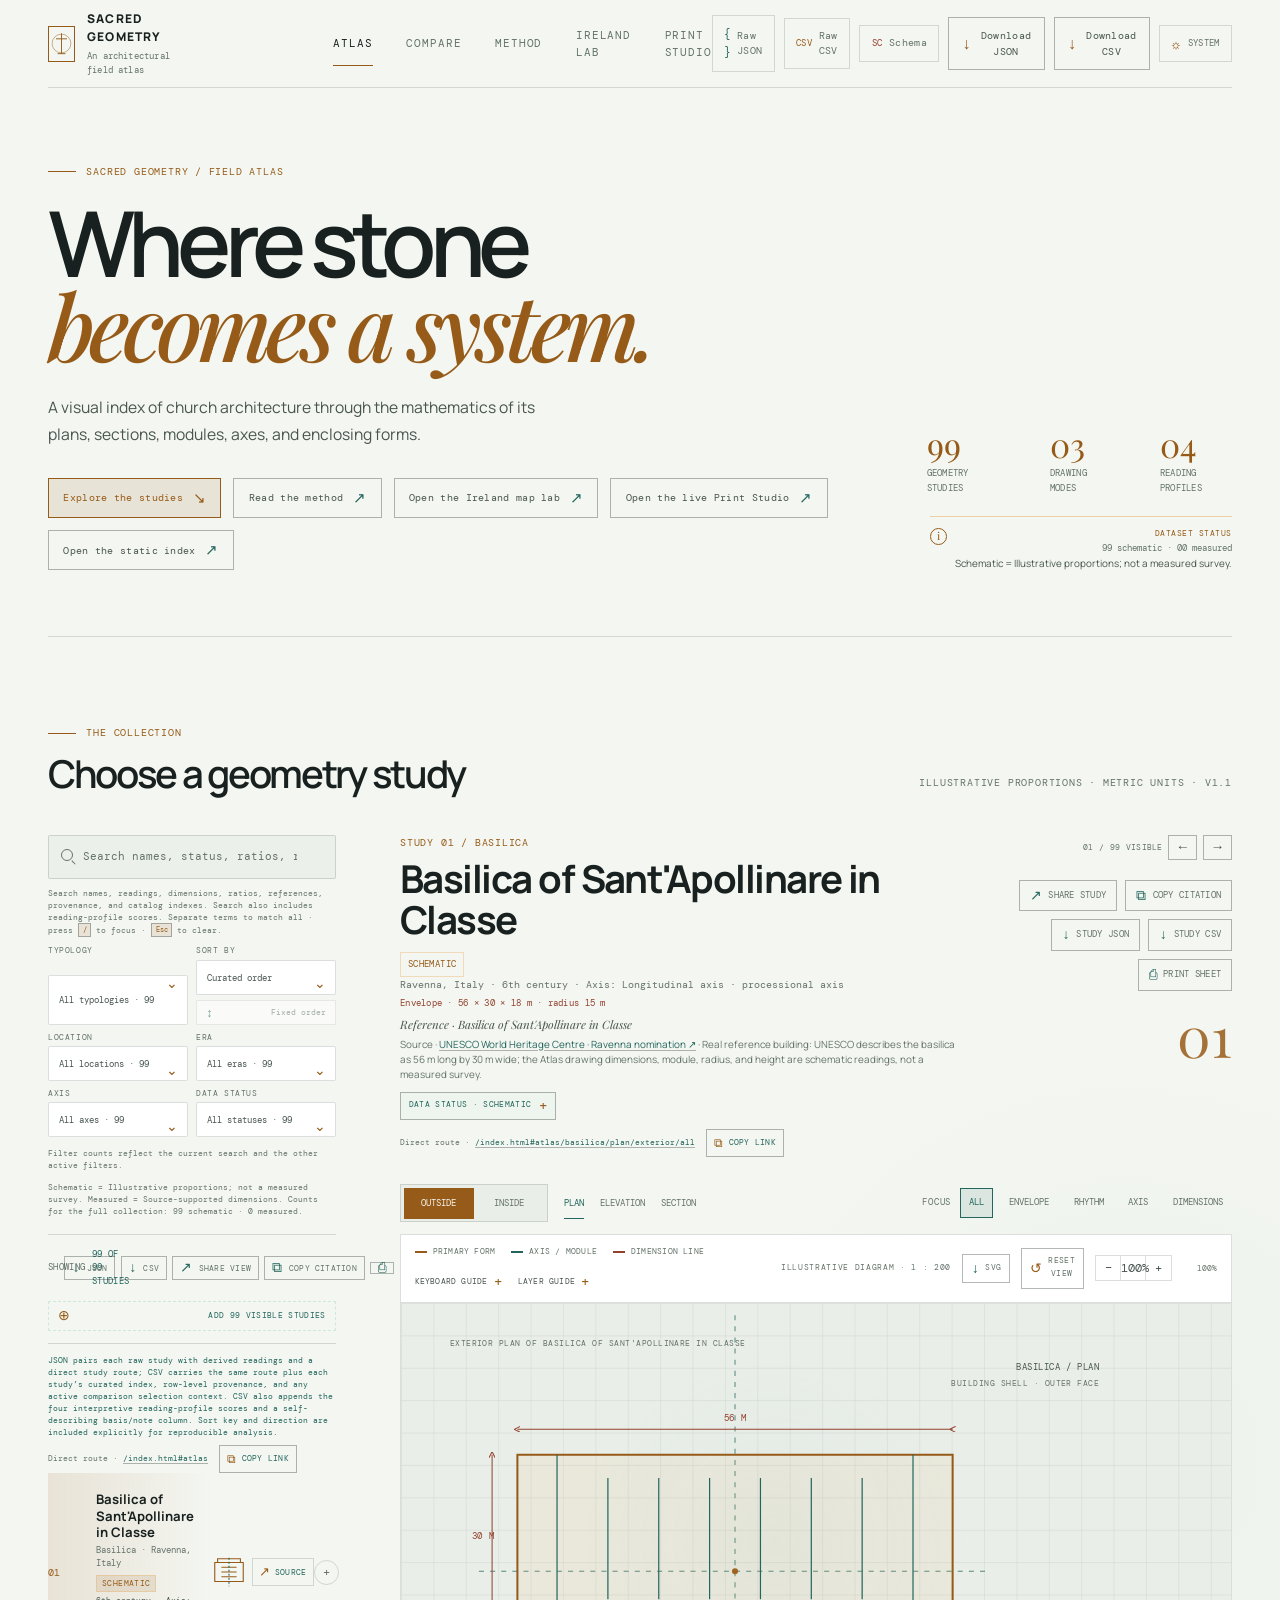
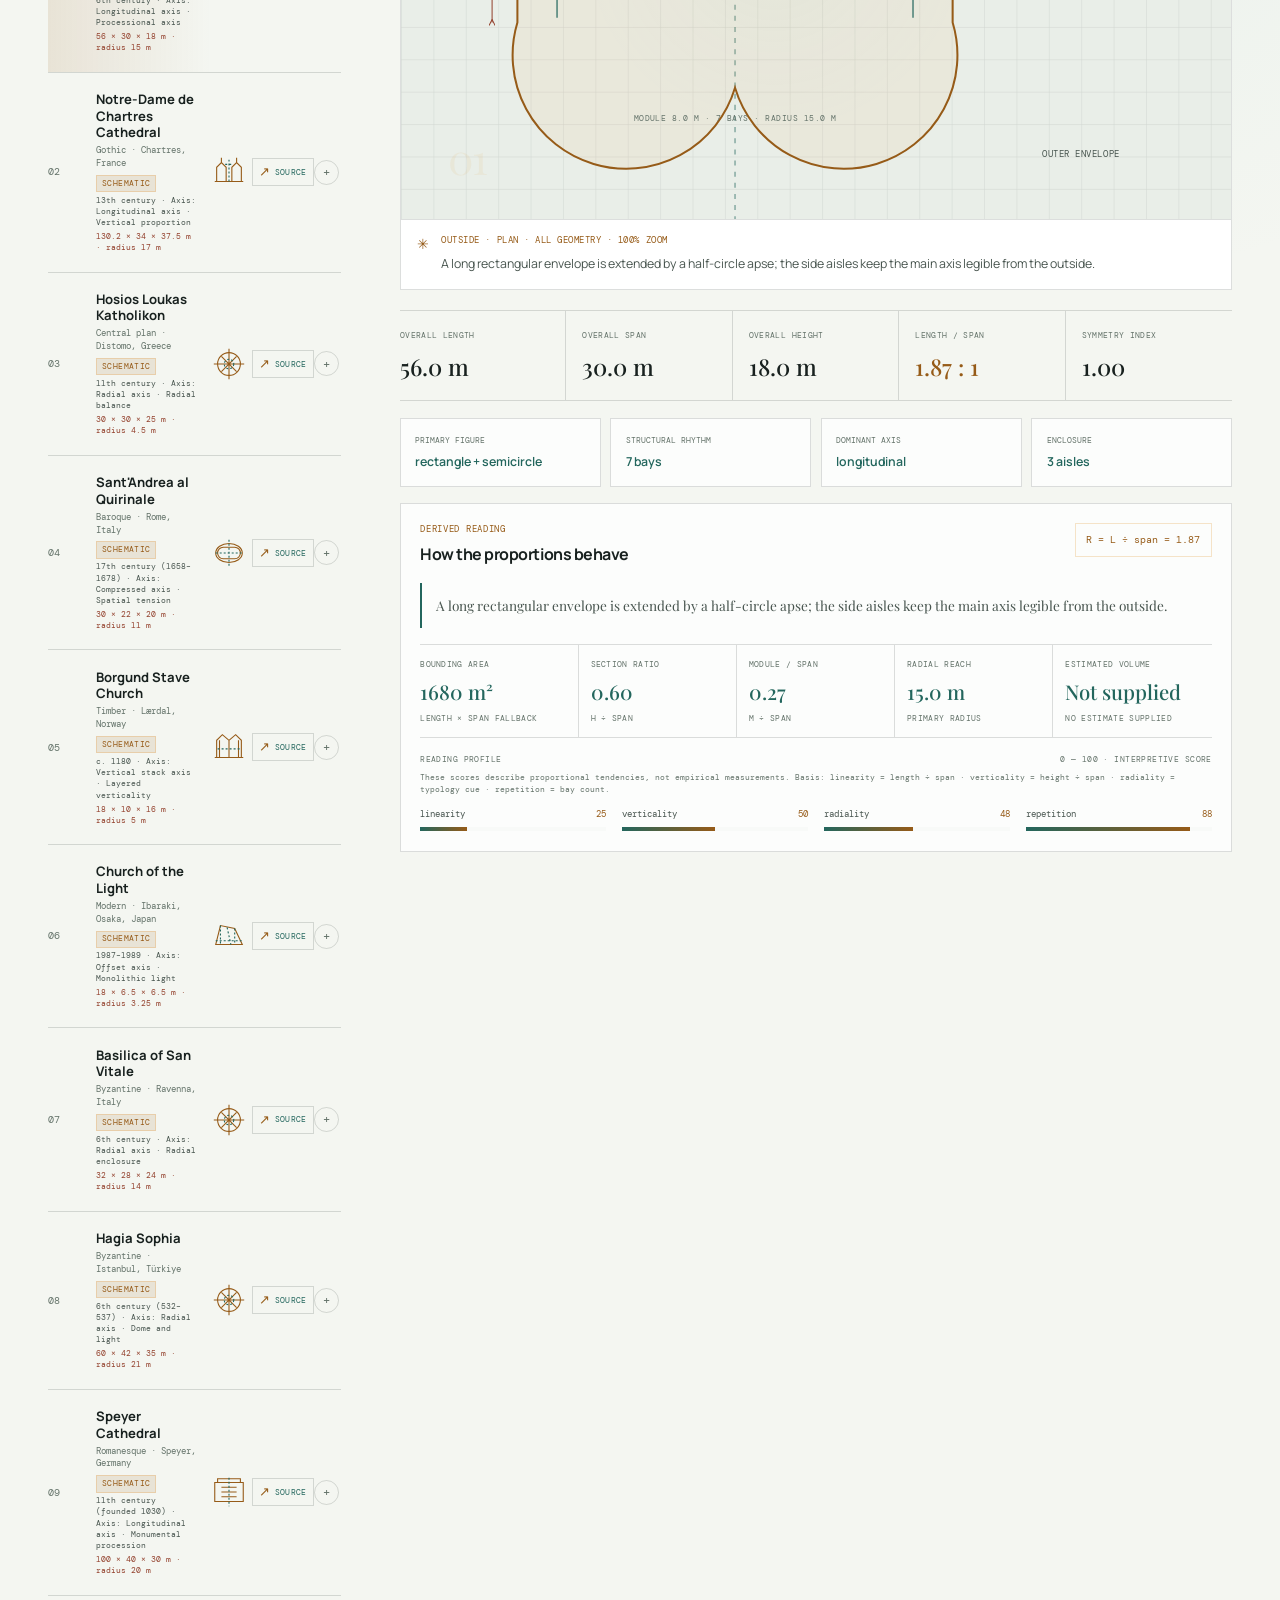
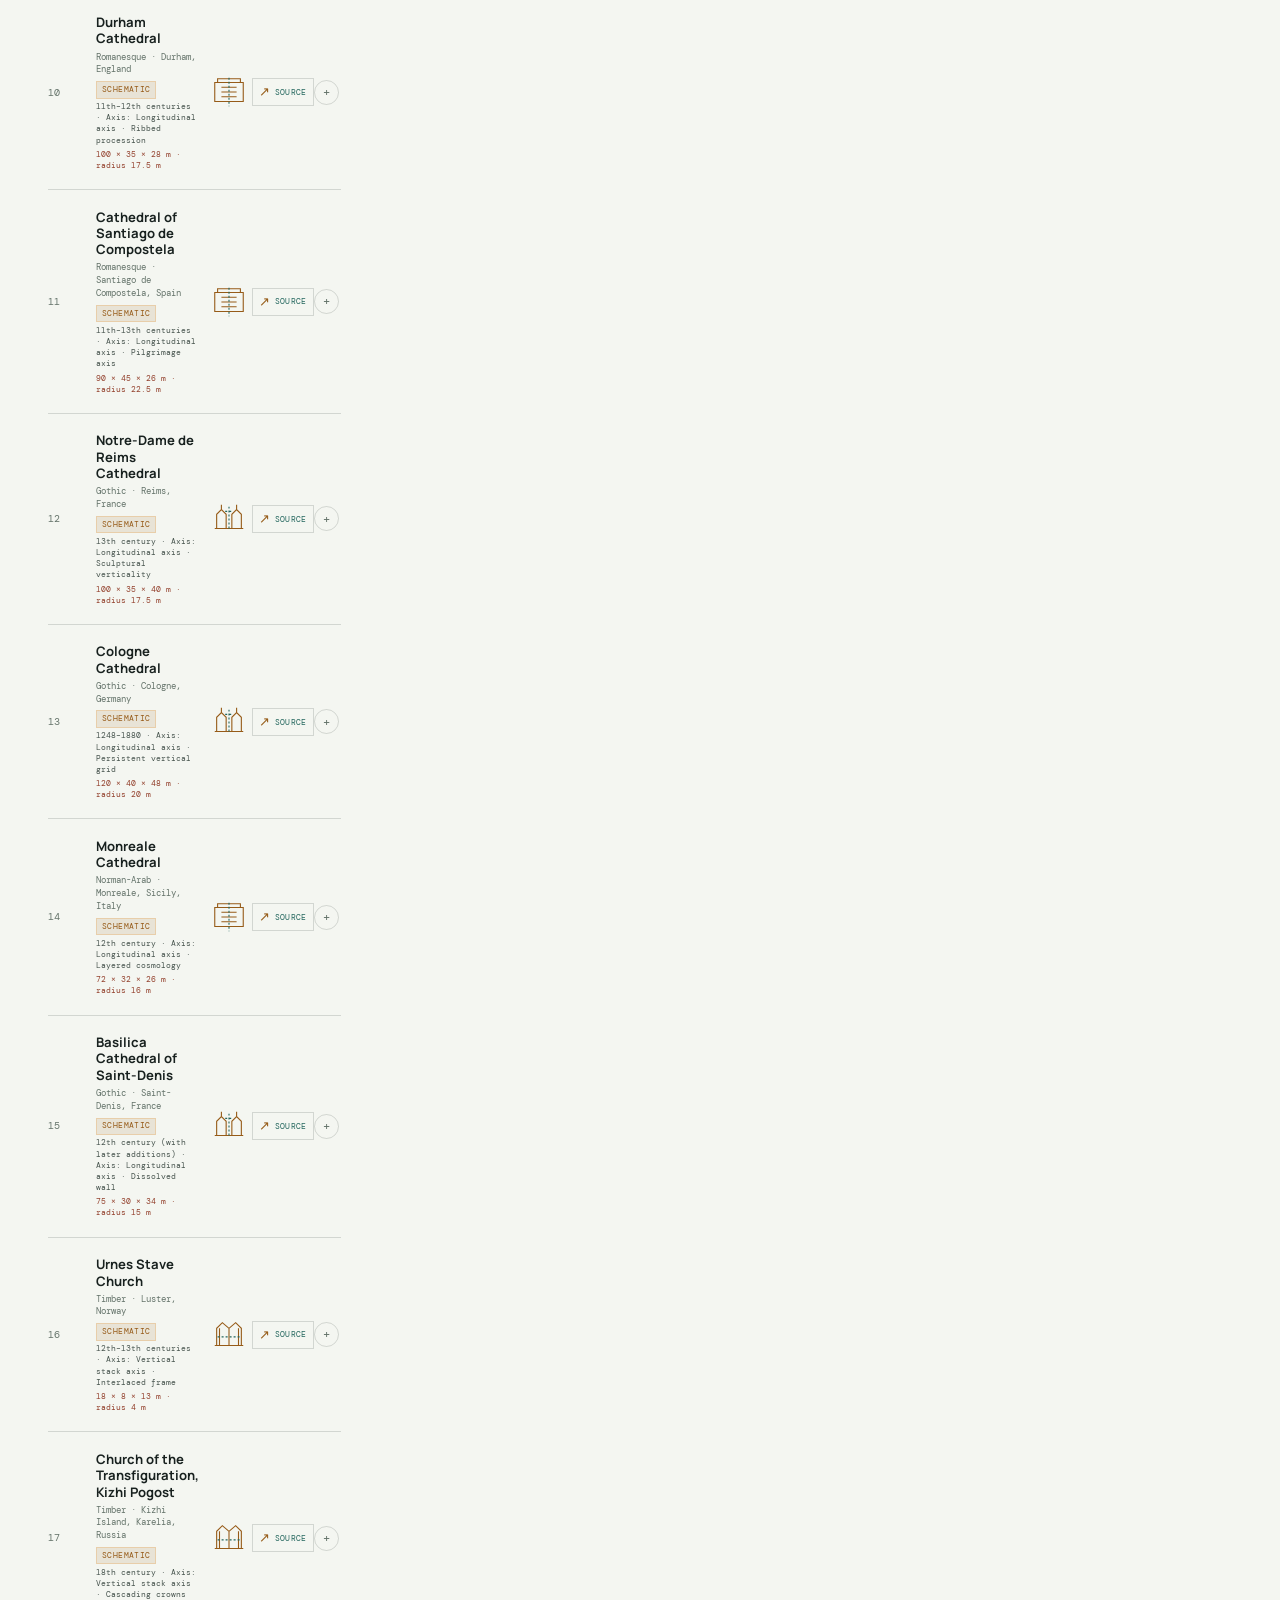
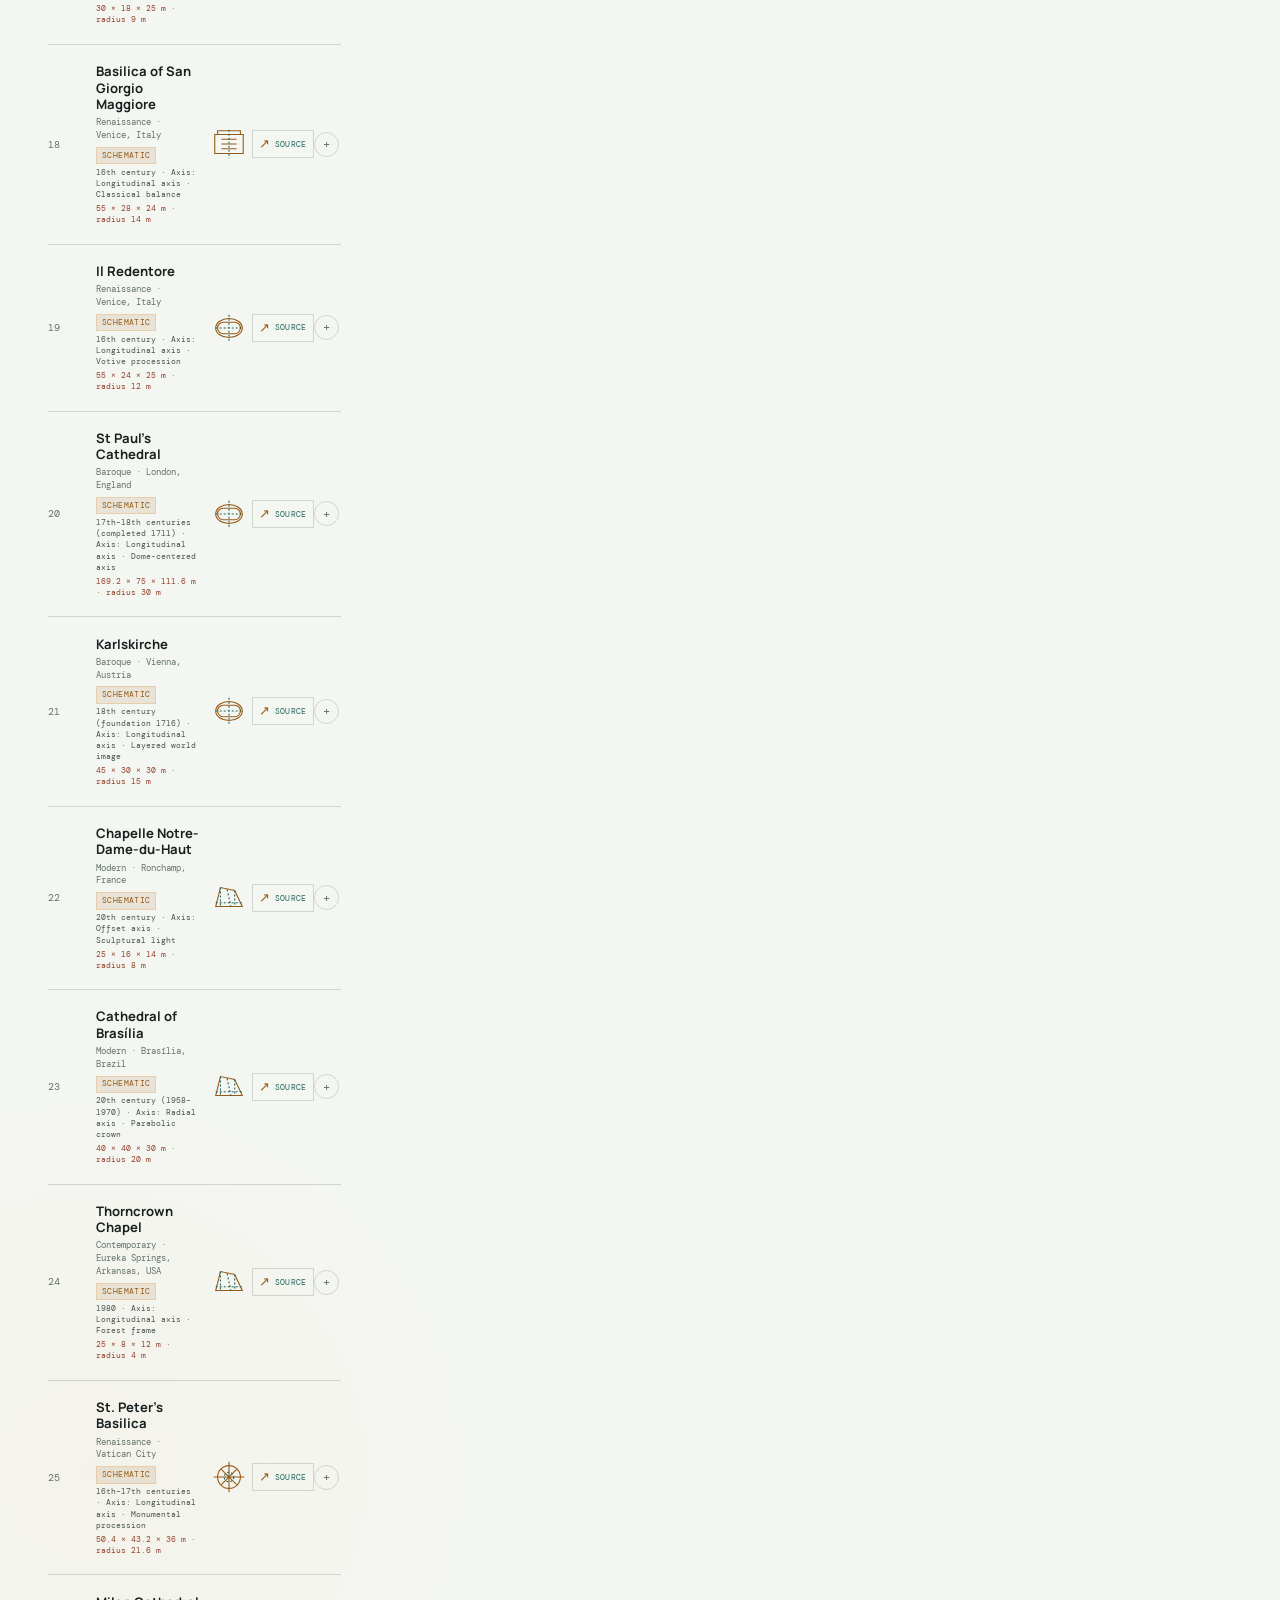
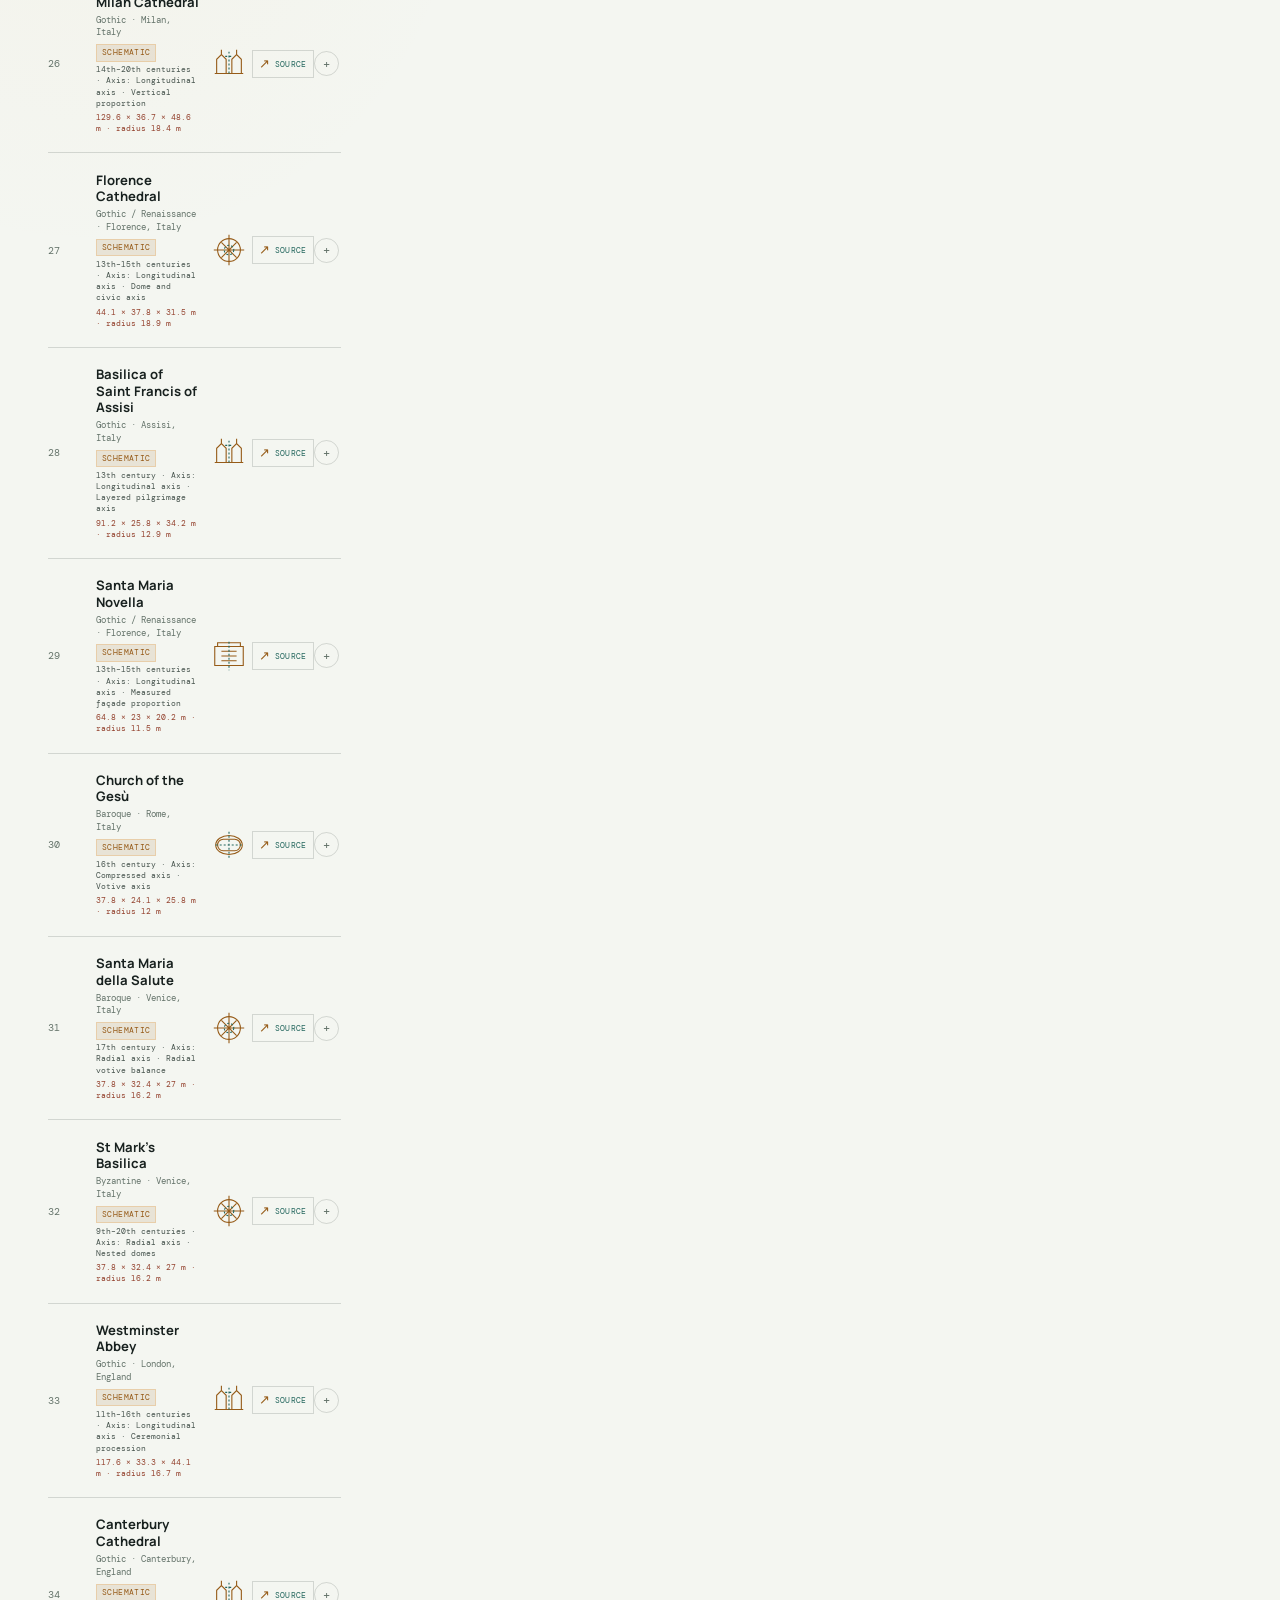
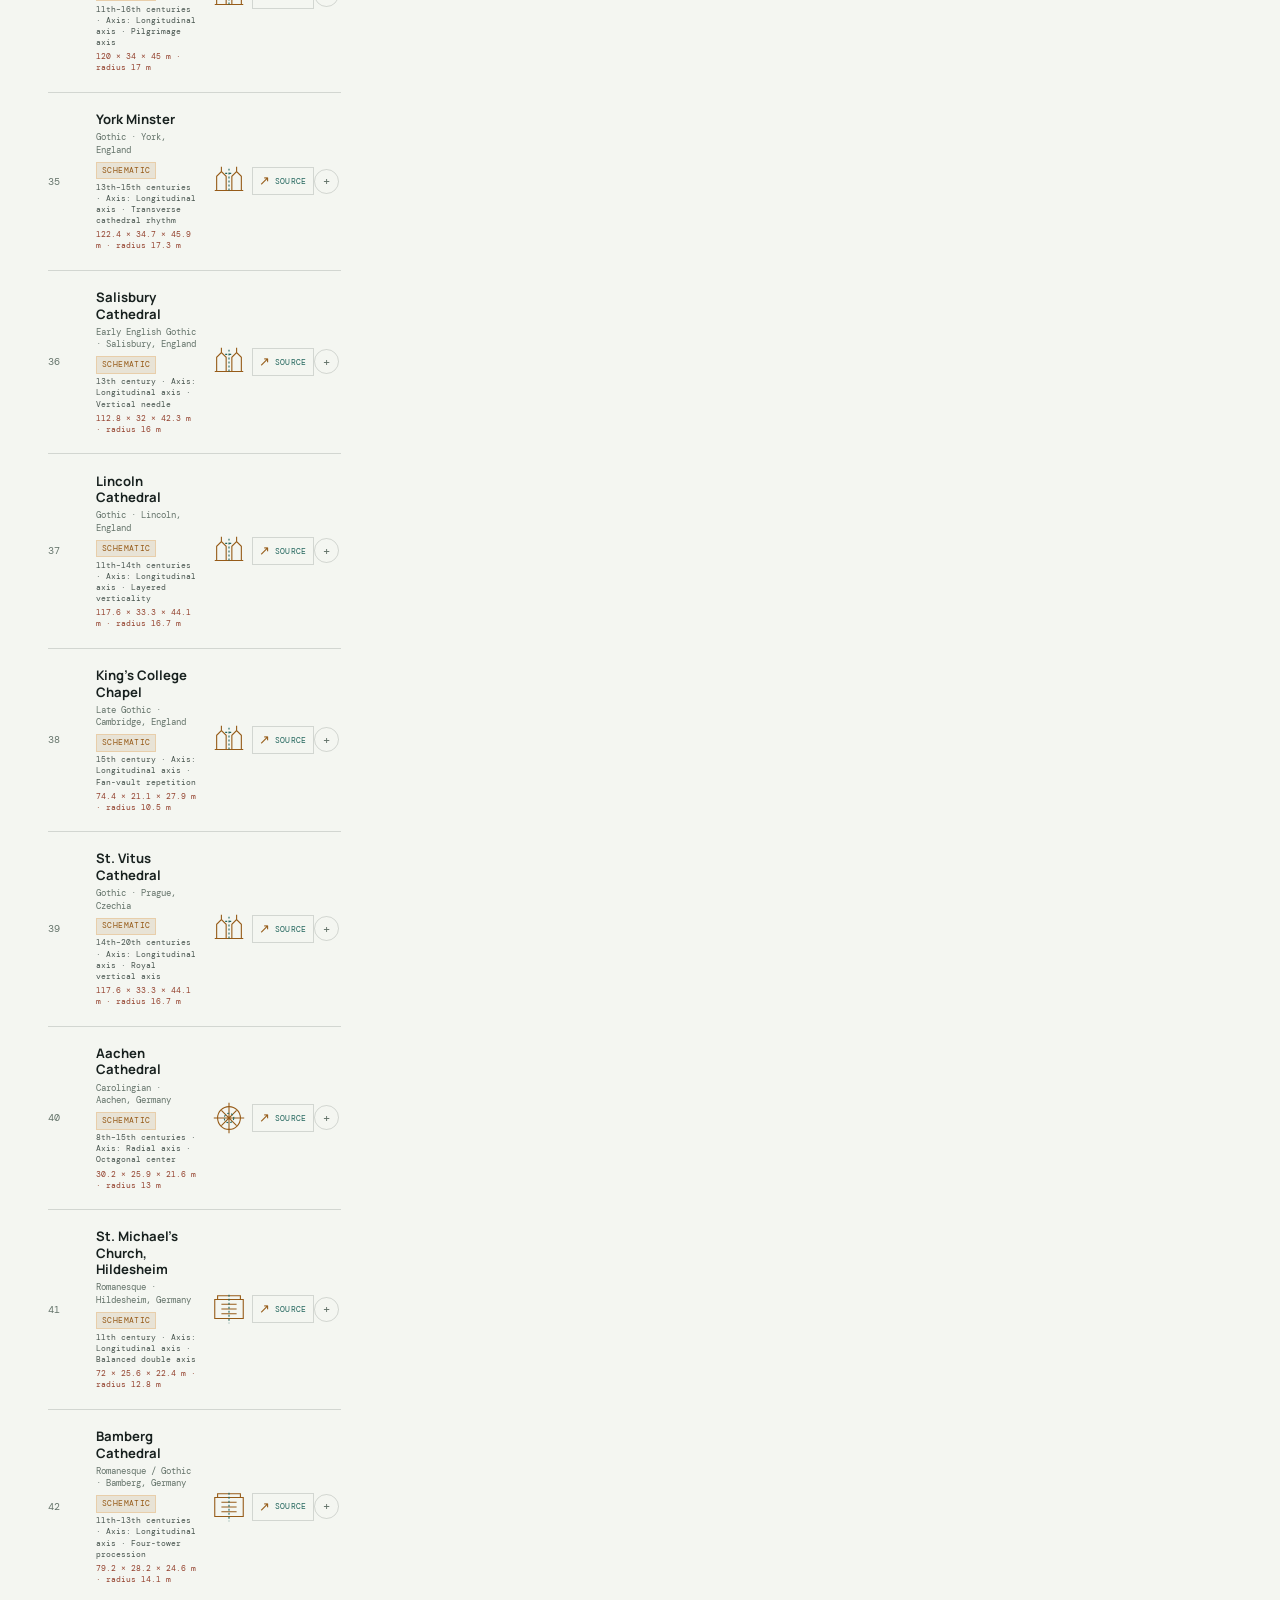
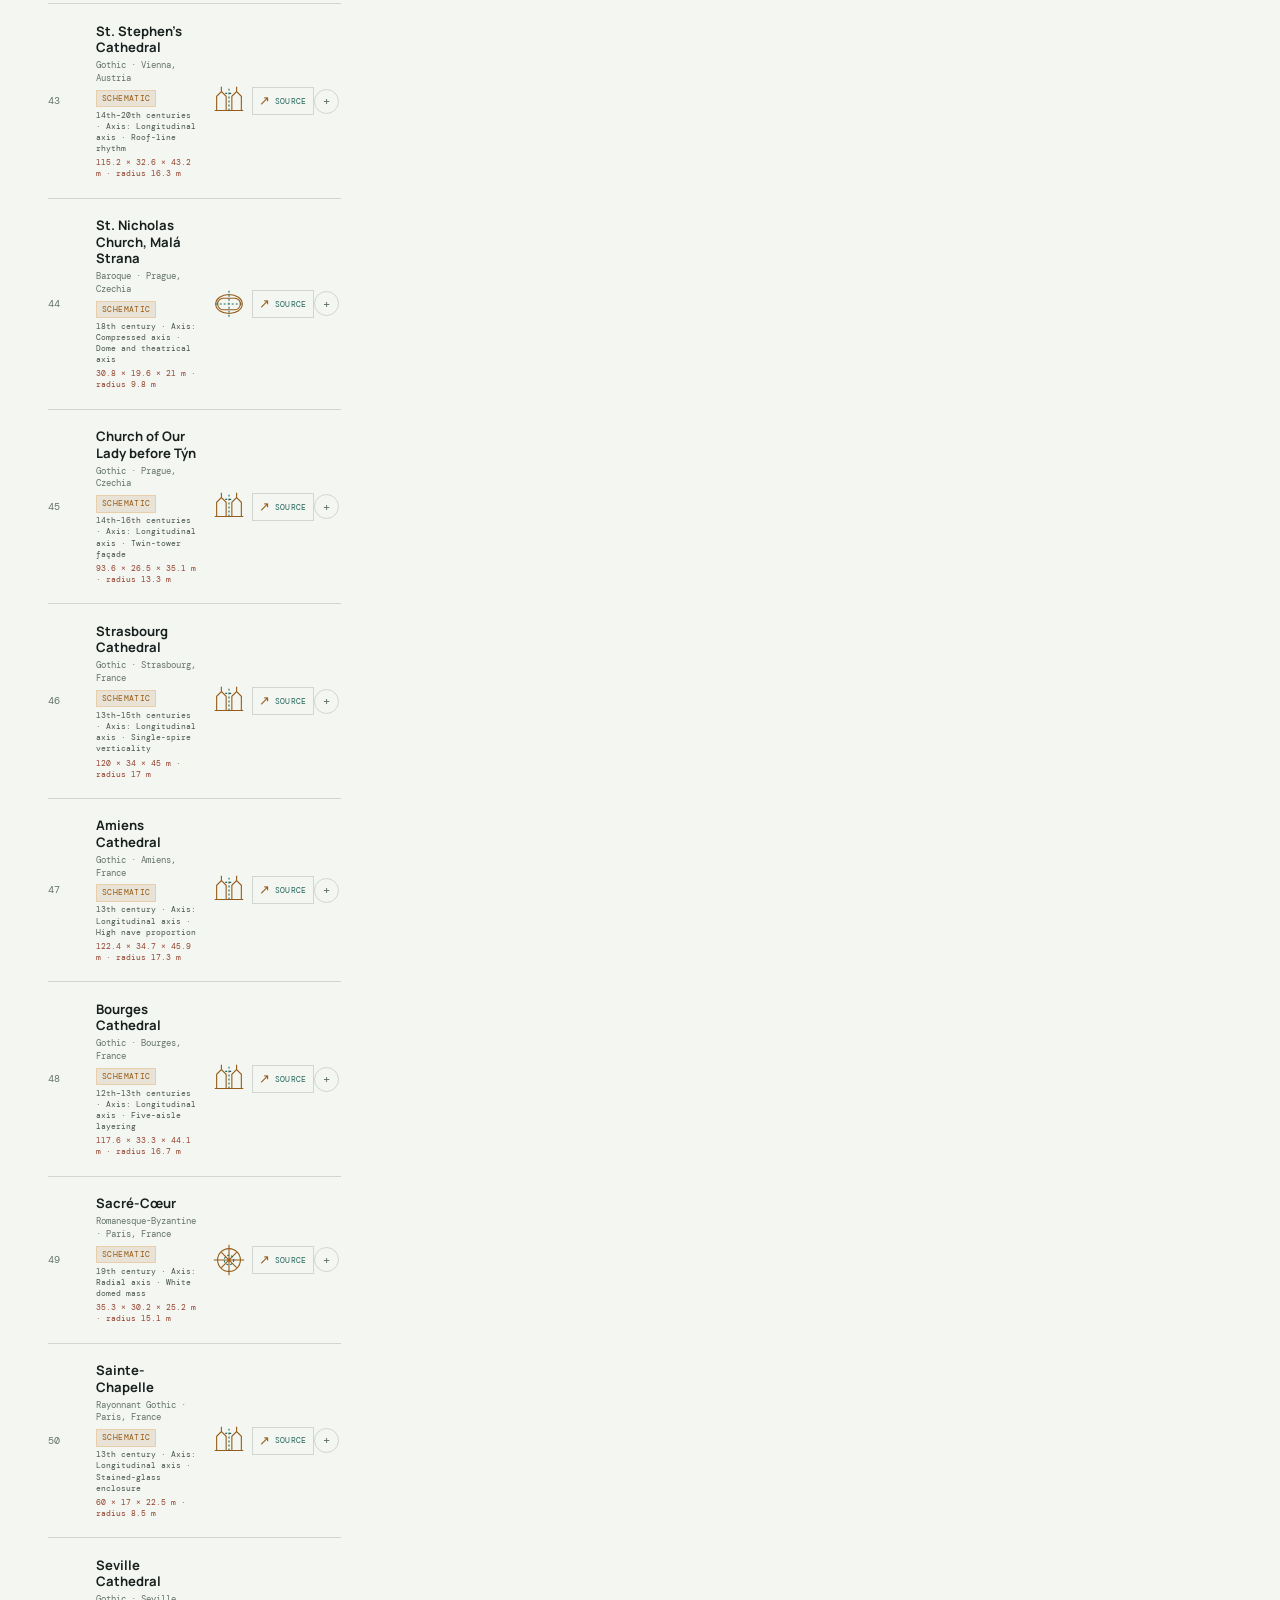
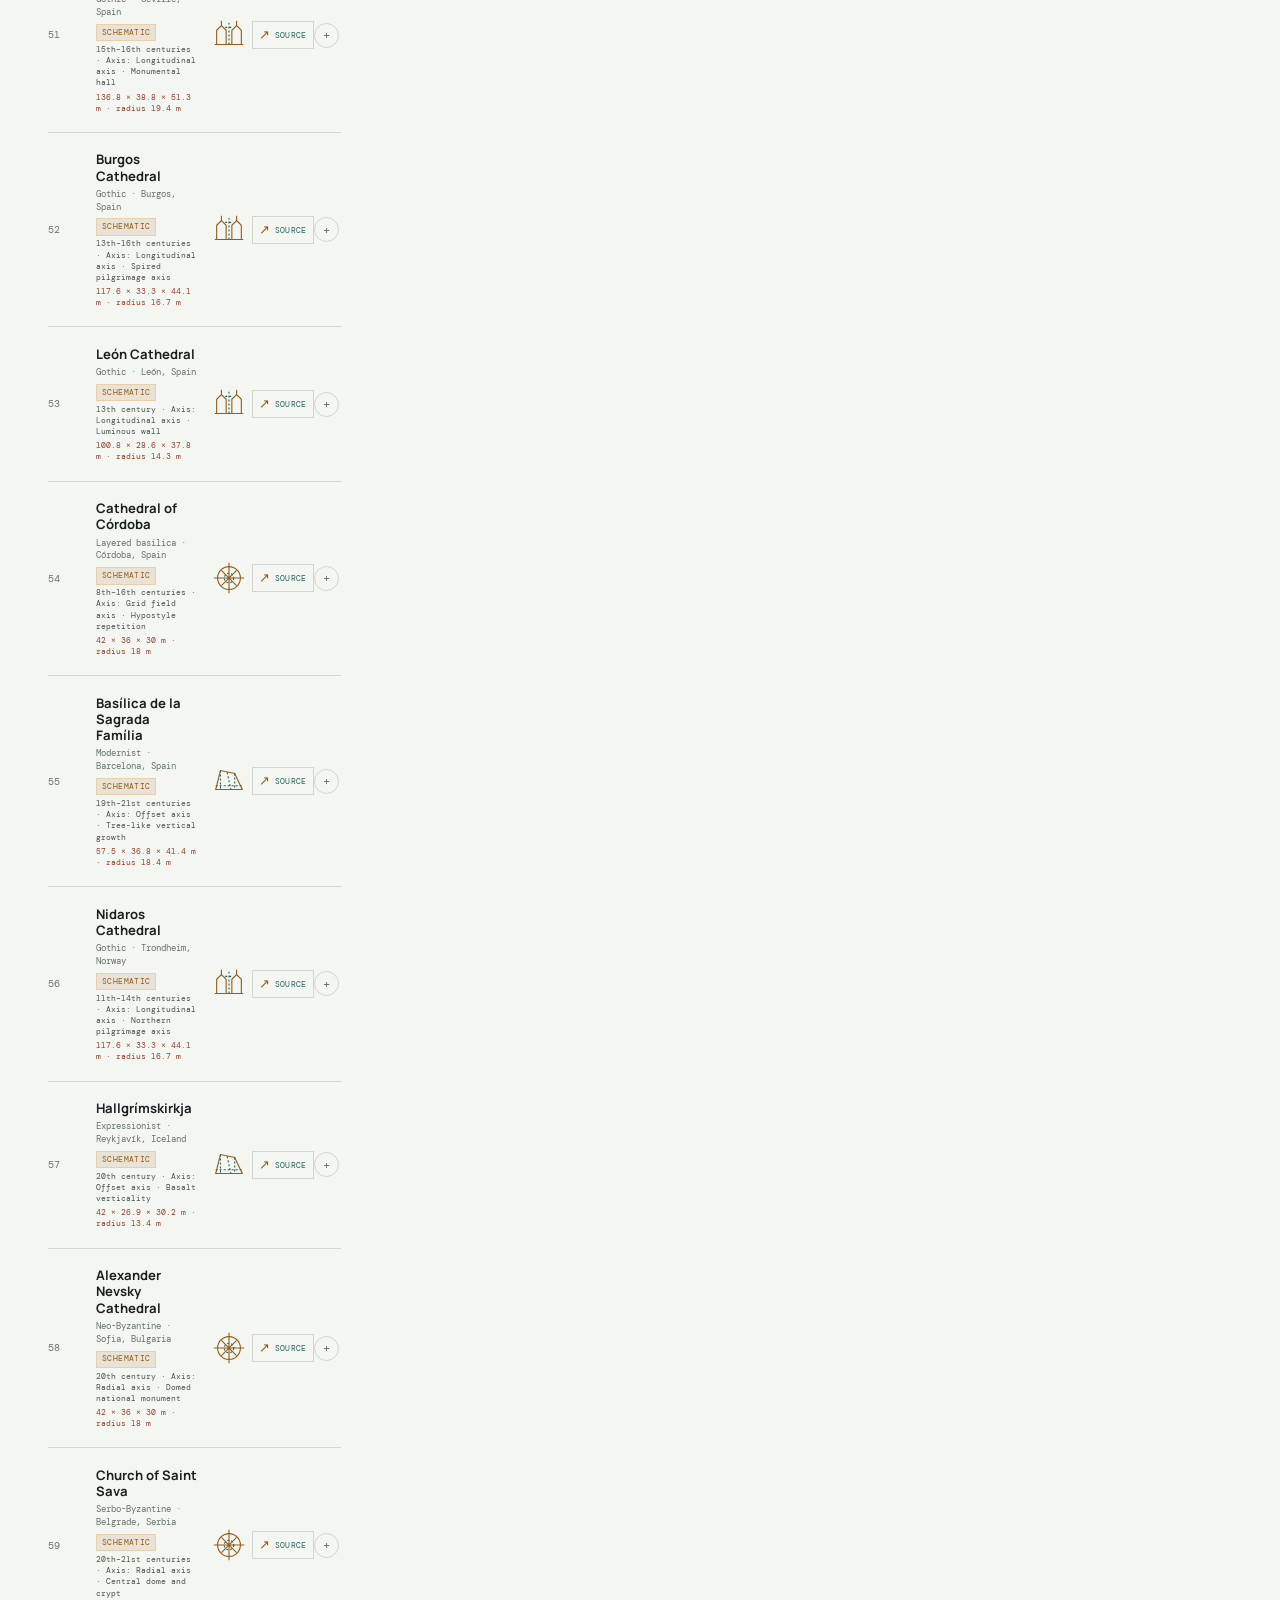
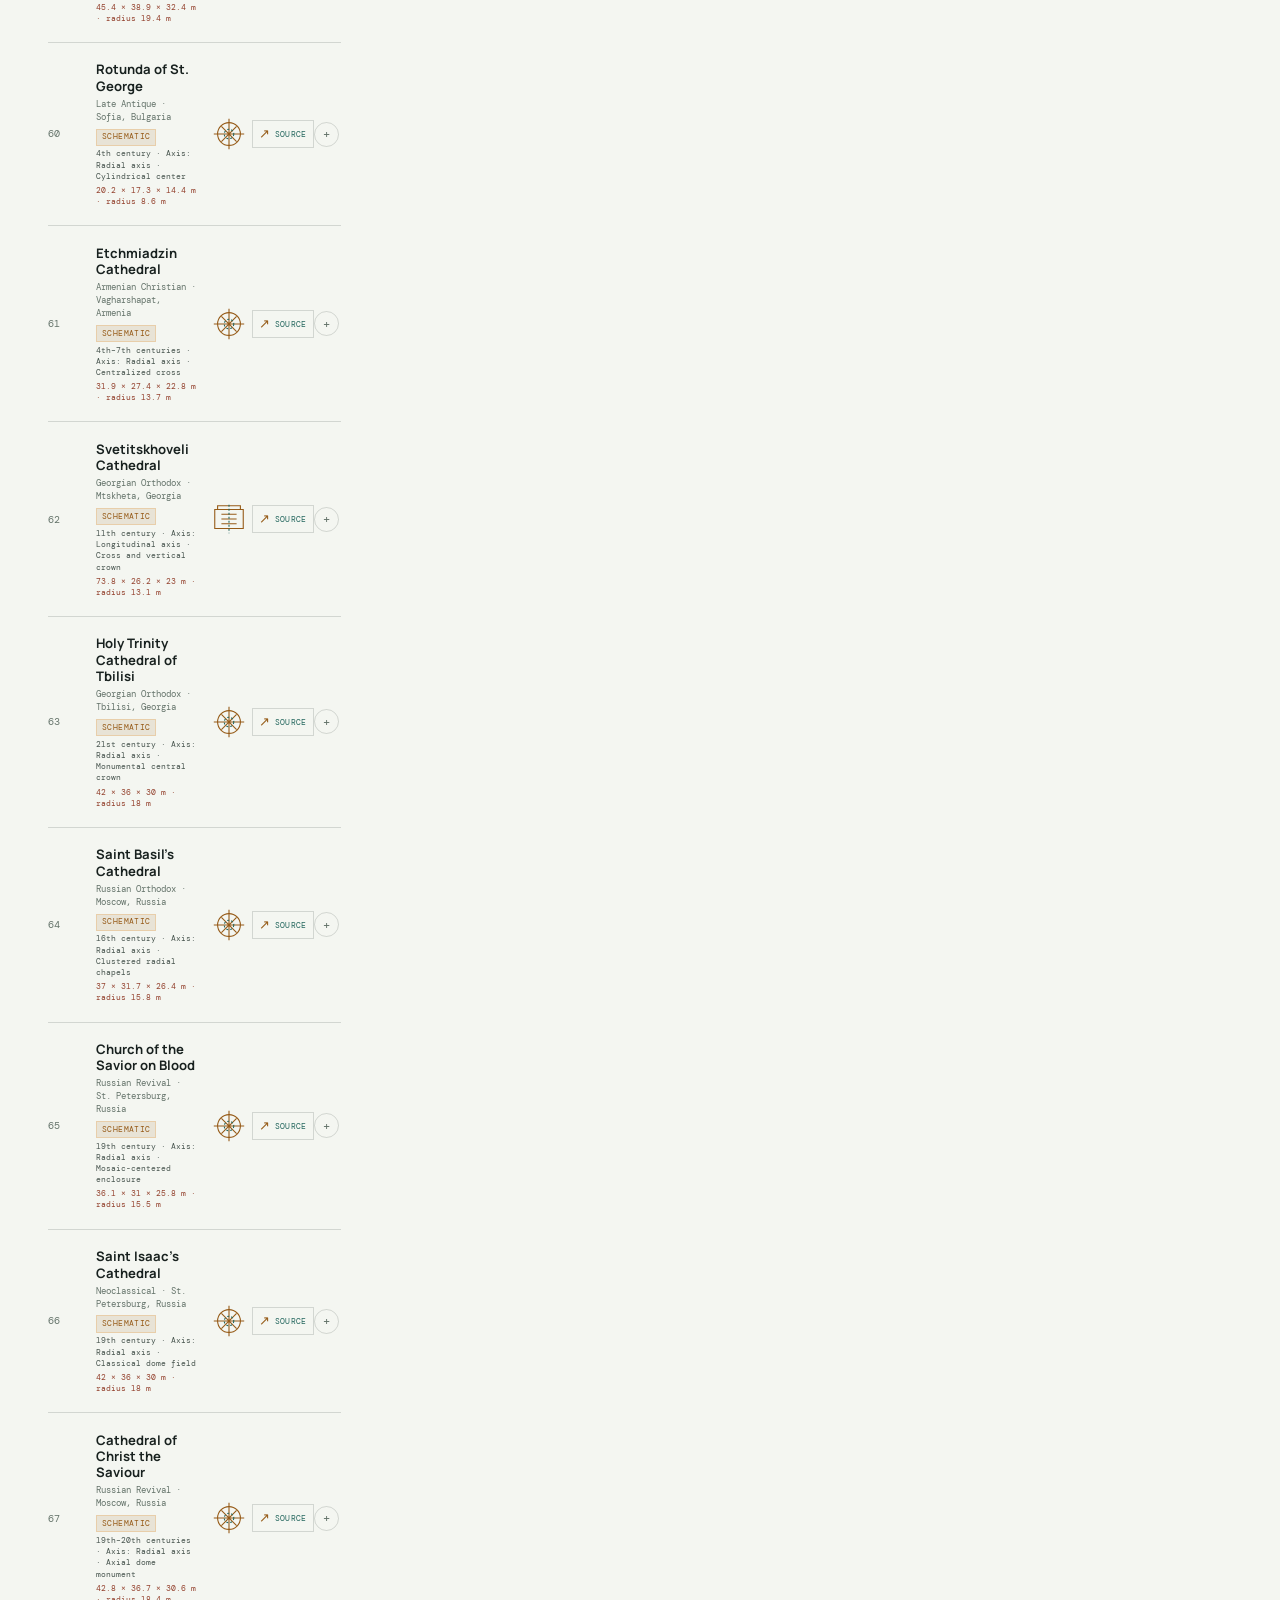
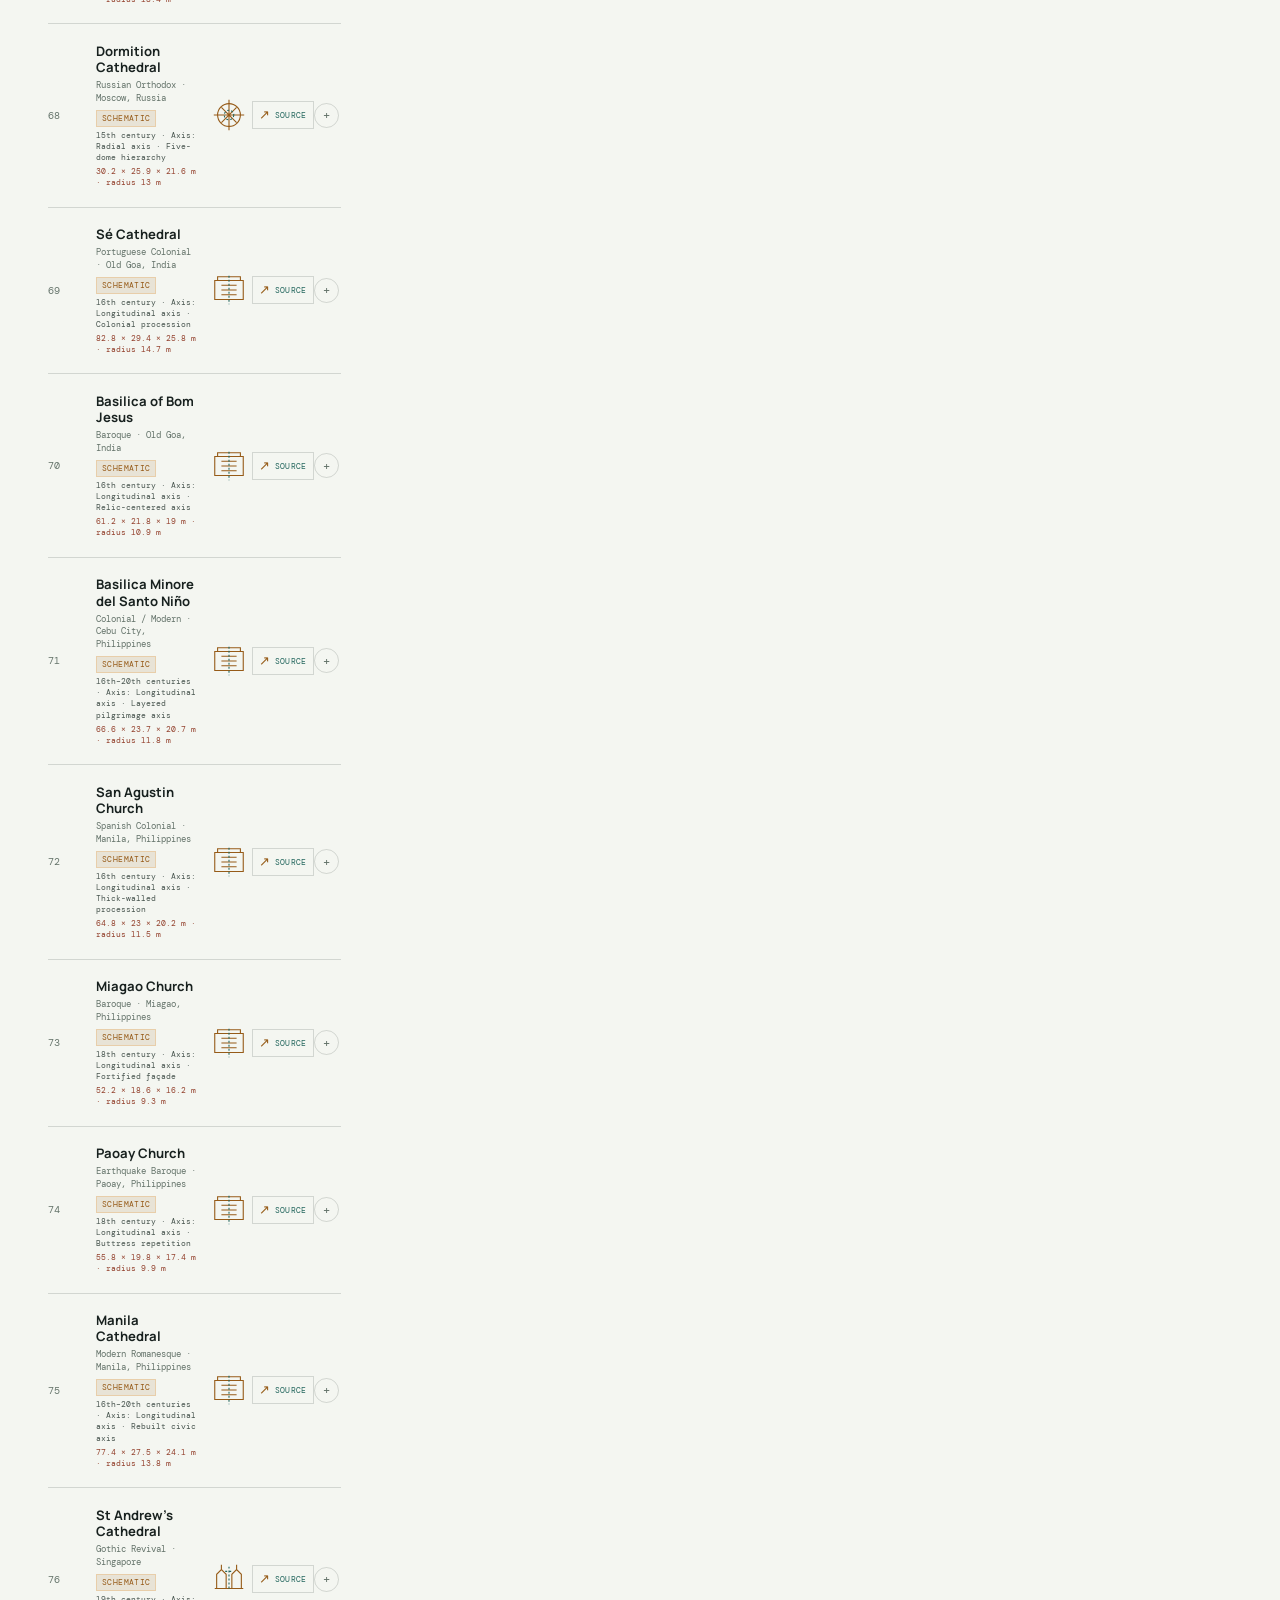
<file: index.html>
<!doctype html>
<html lang="en">
  <head>
    <meta charset="utf-8" />
    <meta name="viewport" content="width=device-width, initial-scale=1" />
    <meta name="theme-color" media="(prefers-color-scheme: dark)" content="#111817" />
    <meta name="theme-color" media="(prefers-color-scheme: light)" content="#f4f6f1" />
    <meta name="color-scheme" content="light dark" />
    <script>
      (() => {
        const storageKey = "sacred-geometry-atlas-theme";
        const validModes = ["system", "light", "dark"];
        let storedMode = "";
        try {
          storedMode = window.localStorage.getItem(storageKey) || "";
        } catch (error) {
          // A private or restricted context can decline local preference storage.
        }
        const systemTheme = typeof window.matchMedia === "function" && window.matchMedia("(prefers-color-scheme: light)").matches
          ? "light"
          : "dark";
        const mode = validModes.includes(storedMode) ? storedMode : "system";
        const theme = mode === "system" ? systemTheme : mode;
        document.documentElement.dataset.theme = theme;
        document.documentElement.dataset.themeMode = mode;
        document.documentElement.dataset.themeSource = mode === "system" ? "system" : "user";
        document.documentElement.style.colorScheme = theme;
        const themeColors = typeof document.querySelectorAll === "function"
          ? Array.from(document.querySelectorAll('meta[name="theme-color"]'))
          : [];
        if (!themeColors.length) {
          const themeColor = document.querySelector('meta[name="theme-color"]');
          if (themeColor) themeColors.push(themeColor);
        }
        themeColors.forEach((themeColor) => themeColor.setAttribute("content", theme === "light" ? "#f4f6f1" : "#111817"));
      })();
    </script>
    <link rel="icon" href="favicon.svg" type="image/svg+xml" />
    <link rel="manifest" href="site.webmanifest" />
    <link rel="apple-touch-icon" sizes="180x180" href="icons/atlas-180.png" />
    <meta name="application-name" content="Sacred Geometry Atlas" />
    <meta name="mobile-web-app-capable" content="yes" />
    <meta name="apple-mobile-web-app-capable" content="yes" />
    <meta name="apple-mobile-web-app-title" content="Geometry Atlas" />
    <meta
      name="description"
      content="Sacred Geometry Atlas — an interactive study of church interiors, exteriors, proportions, modules, and symmetry."
    />
    <meta name="robots" content="index, follow" />
    <link rel="canonical" href="./" />
    <meta property="og:type" content="website" />
    <meta property="og:title" content="Sacred Geometry Atlas" />
    <meta
      property="og:description"
      content="Explore church architecture through plans, sections, modules, axes, and enclosing forms."
    />
    <meta property="og:url" content="./" />
    <meta property="og:image" content="og.png" />
    <meta property="og:image:alt" content="Sacred Geometry Atlas title card with an architectural cross-axis and circle drawing." />
    <meta property="og:image:type" content="image/png" />
    <meta property="og:image:width" content="1200" />
    <meta property="og:image:height" content="630" />
    <meta name="twitter:card" content="summary_large_image" />
    <meta name="twitter:title" content="Sacred Geometry Atlas" />
    <meta
      name="twitter:description"
      content="Explore church architecture through plans, sections, modules, axes, and enclosing forms."
    />
    <meta name="twitter:image" content="og.png" />
    <meta name="twitter:image:alt" content="Sacred Geometry Atlas title card with an architectural cross-axis and circle drawing." />
    <script type="application/ld+json">
      {
        "@context": "https://schema.org",
        "@type": "CollectionPage",
        "name": "Sacred Geometry Atlas",
        "description": "An interactive study of church interiors, exteriors, proportions, modules, and symmetry.",
        "inLanguage": "en",
        "isAccessibleForFree": true,
        "keywords": ["church architecture", "sacred geometry", "architectural proportion", "plans", "sections"],
        "mainEntity": {
          "@type": "Dataset",
          "@id": "data/geometry.json",
          "name": "Sacred Geometry Atlas geometry dataset",
          "description": "Schematic proportional studies of church geometry with plans, sections, modules, axes, and enclosing forms.",
          "encodingFormat": "application/json",
          "distribution": [
            {
              "@type": "DataDownload",
              "encodingFormat": "application/json",
              "contentUrl": "data/geometry.json"
            },
            {
              "@type": "DataDownload",
              "encodingFormat": "text/csv",
              "contentUrl": "data/geometry.csv"
            },
            {
              "@type": "DataDownload",
              "encodingFormat": "application/schema+json",
              "contentUrl": "data/geometry.schema.json"
            }
          ]
        }
      }
    </script>
    <title>Sacred Geometry Atlas</title>
    <link rel="preconnect" href="https://fonts.googleapis.com" />
    <link rel="preconnect" href="https://fonts.gstatic.com" crossorigin />
    <link
      href="https://fonts.googleapis.com/css2?family=DM+Mono:wght@400;500&amp;family=Manrope:wght@400;500;600;700;800&amp;family=Playfair+Display:wght@500;600;700&amp;display=swap"
      rel="stylesheet"
    />
    <link rel="stylesheet" href="styles.css" />
    <link rel="alternate" type="application/json" title="Sacred Geometry Atlas dataset" href="data/geometry.json" />
    <link rel="alternate" type="text/csv" title="Sacred Geometry Atlas dataset as CSV" href="data/geometry.csv" />
    <link rel="alternate" type="application/schema+json" title="Sacred Geometry Atlas data schema" href="data/geometry.schema.json" />
    <link rel="alternate" type="text/html" title="Sacred Geometry Atlas static collection" href="static.html" />
  </head>
  <body class="no-js">
    <a class="skip-link skip-link-app" href="#main-content">Skip to content</a>
    <a class="skip-link skip-link-runtime" href="#runtimeFallback">Skip to recovery</a>
    <div class="runtime-fallback" id="runtimeFallback" role="main" aria-labelledby="runtimeFallbackHeading" tabindex="-1">
      <p class="eyebrow"><span class="eyebrow-line" aria-hidden="true"></span> Interactive mode</p>
      <p id="runtimeFallbackHeading" role="status" aria-live="polite" aria-atomic="true"><strong>The atlas is still loading.</strong> If this message remains, enable JavaScript or open the static collection below.</p>
      <div class="runtime-fallback-actions">
        <a class="hero-action hero-action-primary" href="./" data-recovery-reload>Reload the interactive atlas <span aria-hidden="true">↻</span></a>
        <a class="hero-action" href="static.html">Open the static collection <span aria-hidden="true">↗</span></a>
        <a class="hero-action" href="data/geometry.json">Open the static JSON dataset <span aria-hidden="true">↗</span></a>
        <a class="hero-action" href="data/geometry.csv">Open the static CSV dataset <span aria-hidden="true">↗</span></a>
        <a class="hero-action" href="data/geometry.schema.json">Open the data schema <span aria-hidden="true">↗</span></a>
      </div>
    </div>
    <div class="connection-status" id="connectionStatus" role="status" aria-live="polite" aria-atomic="true" hidden>
      <span class="connection-status-mark" aria-hidden="true">⌁</span>
      <span id="connectionStatusText"></span>
    </div>
    <div class="update-status" id="updateStatus" role="region" aria-labelledby="updateStatusText" hidden>
      <span class="update-status-mark" aria-hidden="true">↻</span>
      <span class="update-status-text" id="updateStatusText" role="status" aria-live="polite" aria-atomic="true">A newer Atlas version is ready.</span>
      <button class="update-status-action" id="reloadForUpdate" type="button">Refresh Atlas</button>
    </div>
    <noscript>
      <a class="skip-link skip-link-noscript" href="#noscript-heading">Skip to collection</a>
      <div class="noscript-message">
        <strong>The interactive drawings need JavaScript.</strong>
        <span>Read the plain-text index below or open the static dataset.</span>
        <a class="noscript-link noscript-method-link" href="#noscript-method-heading">Read the reading key <span aria-hidden="true">→</span></a>
        <a class="noscript-link" href="data/geometry.json">Open the JSON dataset <span aria-hidden="true">→</span></a>
        <a class="noscript-link" href="data/geometry.csv">Open the CSV dataset <span aria-hidden="true">→</span></a>
        <a class="noscript-link" href="data/geometry.schema.json">Open the data schema <span aria-hidden="true">→</span></a>
      </div>
      <section class="noscript-index" role="main" aria-labelledby="noscript-heading">
        <p class="eyebrow"><span class="eyebrow-line" aria-hidden="true"></span> Plain-text index</p>
        <h1 id="noscript-heading" tabindex="-1">The collection</h1>
        <!-- geometry-noscript:start -->
        <p class="noscript-intro">99 named churches anchor schematic geometry studies, expressed through plans, sections, modules, axes, and enclosing forms. Dimensions are shown as length × span × height in meters. Schema 1.1 · units: meters.</p>
        <ol class="noscript-list">
          <li id="atlas/basilica/plan/exterior/all" tabindex="-1"><span class="noscript-number" aria-hidden="true">01</span><span><strong><a class="noscript-study-link" href="#atlas/basilica/plan/exterior/all" aria-label="Jump to the static record for study 01, Basilica of Sant&#39;Apollinare in Classe; interactive drawings require JavaScript" aria-describedby="atlas-meta-basilica atlas-derived-basilica atlas-provenance-basilica atlas-reading-basilica">Basilica of Sant&#39;Apollinare in Classe</a></strong><span class="noscript-record-actions"><a class="noscript-interactive-link" href="./#atlas/basilica/plan/exterior/all" aria-label="Open study 01, Basilica of Sant&#39;Apollinare in Classe in the interactive Atlas; JavaScript required">Open interactive view <span aria-hidden="true">↗</span></a></span><small id="atlas-meta-basilica">Basilica · Ravenna, Italy · 6th century · Processional axis · Axis: Longitudinal axis · schematic (Illustrative proportions; not a measured survey.) · 56 × 30 × 18 m · Reference: Basilica of Sant&#39;Apollinare in Classe</small><span class="noscript-derived" id="atlas-derived-basilica">Readings: 7 bays · module 8 m · radius 15 m · length / span 1.87 · height / span 0.60 · symmetry 1.00 · floor area not supplied (length × span fallback) · volume not supplied (No estimate supplied) · reading profile (interpretive 0–100): linearity 25 · verticality 50 · radiality 48 · repetition 88. Interpretive proportional tendencies, not empirical measurements. Basis: linearity = length ÷ span · verticality = height ÷ span · radiality = typology cue · repetition = bay count.</span><span class="noscript-provenance" id="atlas-provenance-basilica">Provenance: <a class="noscript-source-link" href="https://whc.unesco.org/en/list/788/" target="_blank" rel="noopener noreferrer">UNESCO World Heritage Centre · Ravenna nomination <span aria-hidden="true">↗</span></a> · Real reference building: UNESCO describes the basilica as 56 m long by 30 m wide; the Atlas drawing dimensions, module, radius, and height are schematic readings, not a measured survey.</span><span class="noscript-reading" id="atlas-reading-basilica">Reading: The nave is read as a repeated bay module: length is a sequence, while the apse closes the axis with a single primary radius.</span></span></li>
          <li id="atlas/gothic/plan/exterior/all" tabindex="-1"><span class="noscript-number" aria-hidden="true">02</span><span><strong><a class="noscript-study-link" href="#atlas/gothic/plan/exterior/all" aria-label="Jump to the static record for study 02, Notre-Dame de Chartres Cathedral; interactive drawings require JavaScript" aria-describedby="atlas-meta-gothic atlas-derived-gothic atlas-provenance-gothic atlas-reading-gothic">Notre-Dame de Chartres Cathedral</a></strong><span class="noscript-record-actions"><a class="noscript-interactive-link" href="./#atlas/gothic/plan/exterior/all" aria-label="Open study 02, Notre-Dame de Chartres Cathedral in the interactive Atlas; JavaScript required">Open interactive view <span aria-hidden="true">↗</span></a></span><small id="atlas-meta-gothic">Gothic · Chartres, France · 13th century · Vertical proportion · Axis: Longitudinal axis · schematic (Illustrative proportions; not a measured survey.) · 130.2 × 34 × 37.5 m · Reference: Cathédrale Notre-Dame de Chartres</small><span class="noscript-derived" id="atlas-derived-gothic">Readings: 8 bays · module 11.5 m · radius 17 m · length / span 3.83 · height / span 1.10 · symmetry 1.00 · floor area not supplied (length × span fallback) · volume not supplied (No estimate supplied) · reading profile (interpretive 0–100): linearity 81 · verticality 92 · radiality 42 · repetition 100. Interpretive proportional tendencies, not empirical measurements. Basis: linearity = length ÷ span · verticality = height ÷ span · radiality = typology cue · repetition = bay count.</span><span class="noscript-provenance" id="atlas-provenance-gothic">Provenance: <a class="noscript-source-link" href="https://www.cathedrale-chartres.org/en/cathedrale/monument/architecture/the-13th-century-cathedral/" target="_blank" rel="noopener noreferrer">Cathédrale de Chartres · official architecture guide <span aria-hidden="true">↗</span></a> · Real reference building: the cathedral&#39;s official guide reports 130.20 m overall length, a 37.50 m vault height, and a 16.40 m nave span; Atlas envelope values remain a schematic comparison model.</span><span class="noscript-reading" id="atlas-reading-gothic">Reading: The pointed arch converts a regular bay into a vertical instrument: repeated modules rise toward a high, narrow crown.</span></span></li>
          <li id="atlas/byzantine/plan/exterior/all" tabindex="-1"><span class="noscript-number" aria-hidden="true">03</span><span><strong><a class="noscript-study-link" href="#atlas/byzantine/plan/exterior/all" aria-label="Jump to the static record for study 03, Hosios Loukas Katholikon; interactive drawings require JavaScript" aria-describedby="atlas-meta-byzantine atlas-derived-byzantine atlas-provenance-byzantine atlas-reading-byzantine">Hosios Loukas Katholikon</a></strong><span class="noscript-record-actions"><a class="noscript-interactive-link" href="./#atlas/byzantine/plan/exterior/all" aria-label="Open study 03, Hosios Loukas Katholikon in the interactive Atlas; JavaScript required">Open interactive view <span aria-hidden="true">↗</span></a></span><small id="atlas-meta-byzantine">Central plan · Distomo, Greece · 11th century · Radial balance · Axis: Radial axis · schematic (Illustrative proportions; not a measured survey.) · 30 × 30 × 25 m · Reference: Katholikon of Hosios Loukas Monastery</small><span class="noscript-derived" id="atlas-derived-byzantine">Readings: 4 bays · module 7.5 m · radius 4.5 m · length / span 1.00 · height / span 0.83 · symmetry 0.95 · floor area not supplied (length × span fallback) · volume not supplied (No estimate supplied) · reading profile (interpretive 0–100): linearity 0 · verticality 69 · radiality 100 · repetition 50. Interpretive proportional tendencies, not empirical measurements. Basis: linearity = length ÷ span · verticality = height ÷ span · radiality = typology cue · repetition = bay count.</span><span class="noscript-provenance" id="atlas-provenance-byzantine">Provenance: <a class="noscript-source-link" href="https://whc.unesco.org/en/list/537/" target="_blank" rel="noopener noreferrer">UNESCO World Heritage Centre · Hosios Loukas Monastery <span aria-hidden="true">↗</span></a> · Real reference building: UNESCO describes the Katholikon as an 11th-century cross-in-square church with a central dome; Atlas envelope and module values are schematic readings.</span><span class="noscript-reading" id="atlas-reading-byzantine">Reading: Four equal arms lock into a square field, turning the central dome into the geometric and visual center of the room.</span></span></li>
          <li id="atlas/baroque/plan/exterior/all" tabindex="-1"><span class="noscript-number" aria-hidden="true">04</span><span><strong><a class="noscript-study-link" href="#atlas/baroque/plan/exterior/all" aria-label="Jump to the static record for study 04, Sant&#39;Andrea al Quirinale; interactive drawings require JavaScript" aria-describedby="atlas-meta-baroque atlas-derived-baroque atlas-provenance-baroque atlas-reading-baroque">Sant&#39;Andrea al Quirinale</a></strong><span class="noscript-record-actions"><a class="noscript-interactive-link" href="./#atlas/baroque/plan/exterior/all" aria-label="Open study 04, Sant&#39;Andrea al Quirinale in the interactive Atlas; JavaScript required">Open interactive view <span aria-hidden="true">↗</span></a></span><small id="atlas-meta-baroque">Baroque · Rome, Italy · 17th century (1658–1678) · Spatial tension · Axis: Compressed axis · schematic (Illustrative proportions; not a measured survey.) · 30 × 22 × 20 m · Reference: Church of Sant&#39;Andrea al Quirinale</small><span class="noscript-derived" id="atlas-derived-baroque">Readings: 4 bays · module 5.5 m · radius 11 m · length / span 1.36 · height / span 0.91 · symmetry 0.82 · floor area not supplied (length × span fallback) · volume not supplied (No estimate supplied) · reading profile (interpretive 0–100): linearity 10 · verticality 76 · radiality 84 · repetition 50. Interpretive proportional tendencies, not empirical measurements. Basis: linearity = length ÷ span · verticality = height ÷ span · radiality = typology cue · repetition = bay count.</span><span class="noscript-provenance" id="atlas-provenance-baroque">Provenance: <a class="noscript-source-link" href="https://www.gesuiti-santandrea.it/storia-e-arte/architettura/" target="_blank" rel="noopener noreferrer">Chiesa di Sant&#39;Andrea al Quirinale · official architecture guide <span aria-hidden="true">↗</span></a> · Real reference building: the Jesuit church was designed by Bernini and built from 1658 to 1678; the official guide identifies its elliptical plan. Atlas envelope dimensions are schematic readings.</span><span class="noscript-reading" id="atlas-reading-baroque">Reading: An ellipse replaces the static circle: its two radii pull the room between centered gathering and directional movement.</span></span></li>
          <li id="atlas/stave/plan/exterior/all" tabindex="-1"><span class="noscript-number" aria-hidden="true">05</span><span><strong><a class="noscript-study-link" href="#atlas/stave/plan/exterior/all" aria-label="Jump to the static record for study 05, Borgund Stave Church; interactive drawings require JavaScript" aria-describedby="atlas-meta-stave atlas-derived-stave atlas-provenance-stave atlas-reading-stave">Borgund Stave Church</a></strong><span class="noscript-record-actions"><a class="noscript-interactive-link" href="./#atlas/stave/plan/exterior/all" aria-label="Open study 05, Borgund Stave Church in the interactive Atlas; JavaScript required">Open interactive view <span aria-hidden="true">↗</span></a></span><small id="atlas-meta-stave">Timber · Lærdal, Norway · c. 1180 · Layered verticality · Axis: Vertical stack axis · schematic (Illustrative proportions; not a measured survey.) · 18 × 10 × 16 m · Reference: Borgund Stave Church (Borgund stavkyrkje)</small><span class="noscript-derived" id="atlas-derived-stave">Readings: 5 bays · module 3.6 m · radius 5 m · length / span 1.80 · height / span 1.60 · symmetry 0.90 · floor area not supplied (length × span fallback) · volume not supplied (No estimate supplied) · reading profile (interpretive 0–100): linearity 23 · verticality 100 · radiality 36 · repetition 63. Interpretive proportional tendencies, not empirical measurements. Basis: linearity = length ÷ span · verticality = height ÷ span · radiality = typology cue · repetition = bay count.</span><span class="noscript-provenance" id="atlas-provenance-stave">Provenance: <a class="noscript-source-link" href="https://fortidsminneforeningen.no/en/museum/borgund-stave-church/" target="_blank" rel="noopener noreferrer">Fortidsminneforeningen · Borgund Stave Church <span aria-hidden="true">↗</span></a> · Real reference building: the managing heritage foundation dates the church to about 1180; the Atlas uses its post-and-frame geometry as a schematic proportional reading.</span><span class="noscript-reading" id="atlas-reading-stave">Reading: A small footprint becomes tall through stacked frames: the module is narrow, repeated, and pulled upward into the roof.</span></span></li>
          <li id="atlas/concrete/plan/exterior/all" tabindex="-1"><span class="noscript-number" aria-hidden="true">06</span><span><strong><a class="noscript-study-link" href="#atlas/concrete/plan/exterior/all" aria-label="Jump to the static record for study 06, Church of the Light; interactive drawings require JavaScript" aria-describedby="atlas-meta-concrete atlas-derived-concrete atlas-provenance-concrete atlas-reading-concrete">Church of the Light</a></strong><span class="noscript-record-actions"><a class="noscript-interactive-link" href="./#atlas/concrete/plan/exterior/all" aria-label="Open study 06, Church of the Light in the interactive Atlas; JavaScript required">Open interactive view <span aria-hidden="true">↗</span></a></span><small id="atlas-meta-concrete">Modern · Ibaraki, Osaka, Japan · 1987–1989 · Monolithic light · Axis: Offset axis · schematic (Illustrative proportions; not a measured survey.) · 18 × 6.5 × 6.5 m · Reference: Ibaraki Kasugaoka Church (Church of the Light)</small><span class="noscript-derived" id="atlas-derived-concrete">Readings: 4 bays · module 4.5 m · radius 3.25 m · length / span 2.77 · height / span 1.00 · symmetry 0.76 · floor area not supplied (length × span fallback) · volume not supplied (No estimate supplied) · reading profile (interpretive 0–100): linearity 51 · verticality 83 · radiality 28 · repetition 50. Interpretive proportional tendencies, not empirical measurements. Basis: linearity = length ÷ span · verticality = height ÷ span · radiality = typology cue · repetition = bay count.</span><span class="noscript-provenance" id="atlas-provenance-concrete">Provenance: <a class="noscript-source-link" href="https://www.moma.org/documents/moma_catalogue_348_300085246.pdf" target="_blank" rel="noopener noreferrer">The Museum of Modern Art · Tadao Ando catalogue <span aria-hidden="true">↗</span></a> · Real reference building: MoMA describes a rectangular concrete volume completed in 1987–89; the Atlas uses a normalized schematic envelope to study its axial light cut, not a measured survey.</span><span class="noscript-reading" id="atlas-reading-concrete">Reading: The primary figure is a precise frame interrupted by light: a clear module with one deliberate asymmetry to admit the sky.</span></span></li>
          <li id="atlas/san-vitale/plan/exterior/all" tabindex="-1"><span class="noscript-number" aria-hidden="true">07</span><span><strong><a class="noscript-study-link" href="#atlas/san-vitale/plan/exterior/all" aria-label="Jump to the static record for study 07, Basilica of San Vitale; interactive drawings require JavaScript" aria-describedby="atlas-meta-san-vitale atlas-derived-san-vitale atlas-provenance-san-vitale atlas-reading-san-vitale">Basilica of San Vitale</a></strong><span class="noscript-record-actions"><a class="noscript-interactive-link" href="./#atlas/san-vitale/plan/exterior/all" aria-label="Open study 07, Basilica of San Vitale in the interactive Atlas; JavaScript required">Open interactive view <span aria-hidden="true">↗</span></a></span><small id="atlas-meta-san-vitale">Byzantine · Ravenna, Italy · 6th century · Radial enclosure · Axis: Radial axis · schematic (Illustrative proportions; not a measured survey.) · 32 × 28 × 24 m · Reference: Basilica of San Vitale</small><span class="noscript-derived" id="atlas-derived-san-vitale">Readings: 8 bays · module 4 m · radius 14 m · length / span 1.14 · height / span 0.86 · symmetry 0.92 · floor area not supplied (length × span fallback) · volume not supplied (No estimate supplied) · reading profile (interpretive 0–100): linearity 4 · verticality 71 · radiality 100 · repetition 100. Interpretive proportional tendencies, not empirical measurements. Basis: linearity = length ÷ span · verticality = height ÷ span · radiality = typology cue · repetition = bay count.</span><span class="noscript-provenance" id="atlas-provenance-san-vitale">Provenance: <a class="noscript-source-link" href="https://whc.unesco.org/en/list/788/" target="_blank" rel="noopener noreferrer">UNESCO World Heritage Centre · Early Christian Monuments of Ravenna <span aria-hidden="true">↗</span></a> · Real reference building: UNESCO identifies San Vitale as one of Ravenna&#39;s 5th–6th-century Early Christian Monuments and a major Byzantine work; Atlas dimensions and modules are schematic readings.</span><span class="noscript-reading" id="atlas-reading-san-vitale">Reading: The octagonal field distributes attention around a luminous center, turning enclosure into a sequence of equal thresholds.</span></span></li>
          <li id="atlas/hagia-sophia/plan/exterior/all" tabindex="-1"><span class="noscript-number" aria-hidden="true">08</span><span><strong><a class="noscript-study-link" href="#atlas/hagia-sophia/plan/exterior/all" aria-label="Jump to the static record for study 08, Hagia Sophia; interactive drawings require JavaScript" aria-describedby="atlas-meta-hagia-sophia atlas-derived-hagia-sophia atlas-provenance-hagia-sophia atlas-reading-hagia-sophia">Hagia Sophia</a></strong><span class="noscript-record-actions"><a class="noscript-interactive-link" href="./#atlas/hagia-sophia/plan/exterior/all" aria-label="Open study 08, Hagia Sophia in the interactive Atlas; JavaScript required">Open interactive view <span aria-hidden="true">↗</span></a></span><small id="atlas-meta-hagia-sophia">Byzantine · Istanbul, Türkiye · 6th century (532–537) · Dome and light · Axis: Radial axis · schematic (Illustrative proportions; not a measured survey.) · 60 × 42 × 35 m · Reference: Hagia Sophia</small><span class="noscript-derived" id="atlas-derived-hagia-sophia">Readings: 4 bays · module 10 m · radius 21 m · length / span 1.43 · height / span 0.83 · symmetry 0.94 · floor area not supplied (length × span fallback) · volume not supplied (No estimate supplied) · reading profile (interpretive 0–100): linearity 12 · verticality 69 · radiality 100 · repetition 50. Interpretive proportional tendencies, not empirical measurements. Basis: linearity = length ÷ span · verticality = height ÷ span · radiality = typology cue · repetition = bay count.</span><span class="noscript-provenance" id="atlas-provenance-hagia-sophia">Provenance: <a class="noscript-source-link" href="https://whc.unesco.org/en/list/356/" target="_blank" rel="noopener noreferrer">UNESCO World Heritage Centre · Historic Areas of Istanbul <span aria-hidden="true">↗</span></a> · Real reference building: UNESCO identifies Hagia Sophia as a 6th-century Byzantine masterpiece designed in 532–537; Atlas dimensions and dome proportions are schematic readings.</span><span class="noscript-reading" id="atlas-reading-hagia-sophia">Reading: A broad central field is lifted by a single dome, making the transition from square support to circular crown the primary event.</span></span></li>
          <li id="atlas/speyer/plan/exterior/all" tabindex="-1"><span class="noscript-number" aria-hidden="true">09</span><span><strong><a class="noscript-study-link" href="#atlas/speyer/plan/exterior/all" aria-label="Jump to the static record for study 09, Speyer Cathedral; interactive drawings require JavaScript" aria-describedby="atlas-meta-speyer atlas-derived-speyer atlas-provenance-speyer atlas-reading-speyer">Speyer Cathedral</a></strong><span class="noscript-record-actions"><a class="noscript-interactive-link" href="./#atlas/speyer/plan/exterior/all" aria-label="Open study 09, Speyer Cathedral in the interactive Atlas; JavaScript required">Open interactive view <span aria-hidden="true">↗</span></a></span><small id="atlas-meta-speyer">Romanesque · Speyer, Germany · 11th century (founded 1030) · Monumental procession · Axis: Longitudinal axis · schematic (Illustrative proportions; not a measured survey.) · 100 × 40 × 30 m · Reference: Imperial Cathedral Basilica of the Assumption and St Stephen</small><span class="noscript-derived" id="atlas-derived-speyer">Readings: 8 bays · module 12.5 m · radius 20 m · length / span 2.50 · height / span 0.75 · symmetry 0.96 · floor area not supplied (length × span fallback) · volume not supplied (No estimate supplied) · reading profile (interpretive 0–100): linearity 43 · verticality 63 · radiality 48 · repetition 100. Interpretive proportional tendencies, not empirical measurements. Basis: linearity = length ÷ span · verticality = height ÷ span · radiality = typology cue · repetition = bay count.</span><span class="noscript-provenance" id="atlas-provenance-speyer">Provenance: <a class="noscript-source-link" href="https://whc.unesco.org/en/list/168/" target="_blank" rel="noopener noreferrer">UNESCO World Heritage Centre · Speyer Cathedral <span aria-hidden="true">↗</span></a> · Real reference building: UNESCO describes Speyer Cathedral as a Romanesque basilica founded in 1030 and remodelled at the end of the 11th century; Atlas dimensions are schematic readings.</span><span class="noscript-reading" id="atlas-reading-speyer">Reading: The Romanesque field is read as a measured procession of heavy bays, interrupted by the crossing and resolved by paired towers.</span></span></li>
          <li id="atlas/durham/plan/exterior/all" tabindex="-1"><span class="noscript-number" aria-hidden="true">10</span><span><strong><a class="noscript-study-link" href="#atlas/durham/plan/exterior/all" aria-label="Jump to the static record for study 10, Durham Cathedral; interactive drawings require JavaScript" aria-describedby="atlas-meta-durham atlas-derived-durham atlas-provenance-durham atlas-reading-durham">Durham Cathedral</a></strong><span class="noscript-record-actions"><a class="noscript-interactive-link" href="./#atlas/durham/plan/exterior/all" aria-label="Open study 10, Durham Cathedral in the interactive Atlas; JavaScript required">Open interactive view <span aria-hidden="true">↗</span></a></span><small id="atlas-meta-durham">Romanesque · Durham, England · 11th–12th centuries · Ribbed procession · Axis: Longitudinal axis · schematic (Illustrative proportions; not a measured survey.) · 100 × 35 × 28 m · Reference: Cathedral Church of Christ, Blessed Mary the Virgin and St Cuthbert</small><span class="noscript-derived" id="atlas-derived-durham">Readings: 9 bays · module 11 m · radius 17.5 m · length / span 2.86 · height / span 0.80 · symmetry 0.91 · floor area not supplied (length × span fallback) · volume not supplied (No estimate supplied) · reading profile (interpretive 0–100): linearity 53 · verticality 67 · radiality 48 · repetition 100. Interpretive proportional tendencies, not empirical measurements. Basis: linearity = length ÷ span · verticality = height ÷ span · radiality = typology cue · repetition = bay count.</span><span class="noscript-provenance" id="atlas-provenance-durham">Provenance: <a class="noscript-source-link" href="https://www.durhamcathedral.co.uk/explore/the-cathedral-building-and-grounds/the-quire" target="_blank" rel="noopener noreferrer">Durham Cathedral · official building guide <span aria-hidden="true">↗</span></a> · Real reference building: the cathedral&#39;s official guide describes its Romanesque design and historic quire; Atlas dimensions, modules, and vault profile are schematic readings.</span><span class="noscript-reading" id="atlas-reading-durham">Reading: The nave becomes a sequence of thick structural frames, so the longitudinal axis is carried by repetition and vault ribs.</span></span></li>
          <li id="atlas/santiago/plan/exterior/all" tabindex="-1"><span class="noscript-number" aria-hidden="true">11</span><span><strong><a class="noscript-study-link" href="#atlas/santiago/plan/exterior/all" aria-label="Jump to the static record for study 11, Cathedral of Santiago de Compostela; interactive drawings require JavaScript" aria-describedby="atlas-meta-santiago atlas-derived-santiago atlas-provenance-santiago atlas-reading-santiago">Cathedral of Santiago de Compostela</a></strong><span class="noscript-record-actions"><a class="noscript-interactive-link" href="./#atlas/santiago/plan/exterior/all" aria-label="Open study 11, Cathedral of Santiago de Compostela in the interactive Atlas; JavaScript required">Open interactive view <span aria-hidden="true">↗</span></a></span><small id="atlas-meta-santiago">Romanesque · Santiago de Compostela, Spain · 11th–13th centuries · Pilgrimage axis · Axis: Longitudinal axis · schematic (Illustrative proportions; not a measured survey.) · 90 × 45 × 26 m · Reference: Cathedral Basilica of Santiago de Compostela</small><span class="noscript-derived" id="atlas-derived-santiago">Readings: 9 bays · module 10 m · radius 22.5 m · length / span 2.00 · height / span 0.58 · symmetry 0.93 · floor area not supplied (length × span fallback) · volume not supplied (No estimate supplied) · reading profile (interpretive 0–100): linearity 29 · verticality 48 · radiality 48 · repetition 100. Interpretive proportional tendencies, not empirical measurements. Basis: linearity = length ÷ span · verticality = height ÷ span · radiality = typology cue · repetition = bay count.</span><span class="noscript-provenance" id="atlas-provenance-santiago">Provenance: <a class="noscript-source-link" href="https://catedraldesantiago.es/en/cathedral/" target="_blank" rel="noopener noreferrer">Catedral de Santiago · official history <span aria-hidden="true">↗</span></a> · Real reference building: the cathedral&#39;s official history dates the Romanesque construction from 1075 and its consecration to 1211; Atlas dimensions and procession are schematic readings.</span><span class="noscript-reading" id="atlas-reading-santiago">Reading: The pilgrimage church is read as a long sequence that repeatedly widens, pauses, and turns before returning to the central axis.</span></span></li>
          <li id="atlas/reims/plan/exterior/all" tabindex="-1"><span class="noscript-number" aria-hidden="true">12</span><span><strong><a class="noscript-study-link" href="#atlas/reims/plan/exterior/all" aria-label="Jump to the static record for study 12, Notre-Dame de Reims Cathedral; interactive drawings require JavaScript" aria-describedby="atlas-meta-reims atlas-derived-reims atlas-provenance-reims atlas-reading-reims">Notre-Dame de Reims Cathedral</a></strong><span class="noscript-record-actions"><a class="noscript-interactive-link" href="./#atlas/reims/plan/exterior/all" aria-label="Open study 12, Notre-Dame de Reims Cathedral in the interactive Atlas; JavaScript required">Open interactive view <span aria-hidden="true">↗</span></a></span><small id="atlas-meta-reims">Gothic · Reims, France · 13th century · Sculptural verticality · Axis: Longitudinal axis · schematic (Illustrative proportions; not a measured survey.) · 100 × 35 × 40 m · Reference: Cathédrale Notre-Dame de Reims</small><span class="noscript-derived" id="atlas-derived-reims">Readings: 9 bays · module 11 m · radius 17.5 m · length / span 2.86 · height / span 1.14 · symmetry 0.98 · floor area not supplied (length × span fallback) · volume not supplied (No estimate supplied) · reading profile (interpretive 0–100): linearity 53 · verticality 95 · radiality 42 · repetition 100. Interpretive proportional tendencies, not empirical measurements. Basis: linearity = length ÷ span · verticality = height ÷ span · radiality = typology cue · repetition = bay count.</span><span class="noscript-provenance" id="atlas-provenance-reims">Provenance: <a class="noscript-source-link" href="https://whc.unesco.org/en/list/601/" target="_blank" rel="noopener noreferrer">UNESCO World Heritage Centre · Reims Cathedral <span aria-hidden="true">↗</span></a> · Real reference building: UNESCO describes Reims Cathedral as a masterpiece of 13th-century Gothic art whose sculpture is integral to its architecture; Atlas dimensions are schematic readings.</span><span class="noscript-reading" id="atlas-reading-reims">Reading: The geometry is a vertical instrument: bays repeat horizontally while sculpture and pointed arches pull the eye upward.</span></span></li>
          <li id="atlas/cologne/plan/exterior/all" tabindex="-1"><span class="noscript-number" aria-hidden="true">13</span><span><strong><a class="noscript-study-link" href="#atlas/cologne/plan/exterior/all" aria-label="Jump to the static record for study 13, Cologne Cathedral; interactive drawings require JavaScript" aria-describedby="atlas-meta-cologne atlas-derived-cologne atlas-provenance-cologne atlas-reading-cologne">Cologne Cathedral</a></strong><span class="noscript-record-actions"><a class="noscript-interactive-link" href="./#atlas/cologne/plan/exterior/all" aria-label="Open study 13, Cologne Cathedral in the interactive Atlas; JavaScript required">Open interactive view <span aria-hidden="true">↗</span></a></span><small id="atlas-meta-cologne">Gothic · Cologne, Germany · 1248–1880 · Persistent vertical grid · Axis: Longitudinal axis · schematic (Illustrative proportions; not a measured survey.) · 120 × 40 × 48 m · Reference: Cologne Cathedral</small><span class="noscript-derived" id="atlas-derived-cologne">Readings: 10 bays · module 11.5 m · radius 20 m · length / span 3.00 · height / span 1.20 · symmetry 1.00 · floor area not supplied (length × span fallback) · volume not supplied (No estimate supplied) · reading profile (interpretive 0–100): linearity 57 · verticality 100 · radiality 42 · repetition 100. Interpretive proportional tendencies, not empirical measurements. Basis: linearity = length ÷ span · verticality = height ÷ span · radiality = typology cue · repetition = bay count.</span><span class="noscript-provenance" id="atlas-provenance-cologne">Provenance: <a class="noscript-source-link" href="https://whc.unesco.org/en/list/292/" target="_blank" rel="noopener noreferrer">UNESCO World Heritage Centre · Cologne Cathedral <span aria-hidden="true">↗</span></a> · Real reference building: UNESCO records construction beginning in 1248 and completion in 1880, with later builders following the medieval design; Atlas dimensions remain schematic.</span><span class="noscript-reading" id="atlas-reading-cologne">Reading: The cathedral is read as an almost continuous vertical grid, where the persistence of one design keeps centuries aligned.</span></span></li>
          <li id="atlas/monreale/plan/exterior/all" tabindex="-1"><span class="noscript-number" aria-hidden="true">14</span><span><strong><a class="noscript-study-link" href="#atlas/monreale/plan/exterior/all" aria-label="Jump to the static record for study 14, Monreale Cathedral; interactive drawings require JavaScript" aria-describedby="atlas-meta-monreale atlas-derived-monreale atlas-provenance-monreale atlas-reading-monreale">Monreale Cathedral</a></strong><span class="noscript-record-actions"><a class="noscript-interactive-link" href="./#atlas/monreale/plan/exterior/all" aria-label="Open study 14, Monreale Cathedral in the interactive Atlas; JavaScript required">Open interactive view <span aria-hidden="true">↗</span></a></span><small id="atlas-meta-monreale">Norman-Arab · Monreale, Sicily, Italy · 12th century · Layered cosmology · Axis: Longitudinal axis · schematic (Illustrative proportions; not a measured survey.) · 72 × 32 × 26 m · Reference: Cathedral of Santa Maria Nuova</small><span class="noscript-derived" id="atlas-derived-monreale">Readings: 7 bays · module 9 m · radius 16 m · length / span 2.25 · height / span 0.81 · symmetry 0.95 · floor area not supplied (length × span fallback) · volume not supplied (No estimate supplied) · reading profile (interpretive 0–100): linearity 36 · verticality 68 · radiality 48 · repetition 88. Interpretive proportional tendencies, not empirical measurements. Basis: linearity = length ÷ span · verticality = height ÷ span · radiality = typology cue · repetition = bay count.</span><span class="noscript-provenance" id="atlas-provenance-monreale">Provenance: <a class="noscript-source-link" href="https://whc.unesco.org/en/list/1487/" target="_blank" rel="noopener noreferrer">UNESCO World Heritage Centre · Arab-Norman Palermo and Cathedral Churches of Cefalù and Monreale <span aria-hidden="true">↗</span></a> · Real reference building: UNESCO includes Monreale Cathedral in the Arab-Norman Palermo and Cathedral Churches of Cefalù and Monreale World Heritage property; Atlas dimensions and ornament geometry are schematic readings.</span><span class="noscript-reading" id="atlas-reading-monreale">Reading: The basilican axis is overlaid with a dense field of repeated pattern, making surface and procession inseparable.</span></span></li>
          <li id="atlas/saint-denis/plan/exterior/all" tabindex="-1"><span class="noscript-number" aria-hidden="true">15</span><span><strong><a class="noscript-study-link" href="#atlas/saint-denis/plan/exterior/all" aria-label="Jump to the static record for study 15, Basilica Cathedral of Saint-Denis; interactive drawings require JavaScript" aria-describedby="atlas-meta-saint-denis atlas-derived-saint-denis atlas-provenance-saint-denis atlas-reading-saint-denis">Basilica Cathedral of Saint-Denis</a></strong><span class="noscript-record-actions"><a class="noscript-interactive-link" href="./#atlas/saint-denis/plan/exterior/all" aria-label="Open study 15, Basilica Cathedral of Saint-Denis in the interactive Atlas; JavaScript required">Open interactive view <span aria-hidden="true">↗</span></a></span><small id="atlas-meta-saint-denis">Gothic · Saint-Denis, France · 12th century (with later additions) · Dissolved wall · Axis: Longitudinal axis · schematic (Illustrative proportions; not a measured survey.) · 75 × 30 × 34 m · Reference: Basilique cathédrale Saint-Denis</small><span class="noscript-derived" id="atlas-derived-saint-denis">Readings: 7 bays · module 10 m · radius 15 m · length / span 2.50 · height / span 1.13 · symmetry 0.90 · floor area not supplied (length × span fallback) · volume not supplied (No estimate supplied) · reading profile (interpretive 0–100): linearity 43 · verticality 94 · radiality 42 · repetition 88. Interpretive proportional tendencies, not empirical measurements. Basis: linearity = length ÷ span · verticality = height ÷ span · radiality = typology cue · repetition = bay count.</span><span class="noscript-provenance" id="atlas-provenance-saint-denis">Provenance: <a class="noscript-source-link" href="https://www.saint-denis-basilique.fr/en/discover/the-cradle-of-gothic-art" target="_blank" rel="noopener noreferrer">Saint-Denis Basilica Cathedral · official history <span aria-hidden="true">↗</span></a> · Real reference building: the official basilica site presents Saint-Denis as a cradle of Gothic art and a former abbey church; Atlas dimensions and light geometry are schematic readings.</span><span class="noscript-reading" id="atlas-reading-saint-denis">Reading: The wall is treated as a threshold rather than a boundary: repeated bays open into a continuous field of light.</span></span></li>
          <li id="atlas/urnes/plan/exterior/all" tabindex="-1"><span class="noscript-number" aria-hidden="true">16</span><span><strong><a class="noscript-study-link" href="#atlas/urnes/plan/exterior/all" aria-label="Jump to the static record for study 16, Urnes Stave Church; interactive drawings require JavaScript" aria-describedby="atlas-meta-urnes atlas-derived-urnes atlas-provenance-urnes atlas-reading-urnes">Urnes Stave Church</a></strong><span class="noscript-record-actions"><a class="noscript-interactive-link" href="./#atlas/urnes/plan/exterior/all" aria-label="Open study 16, Urnes Stave Church in the interactive Atlas; JavaScript required">Open interactive view <span aria-hidden="true">↗</span></a></span><small id="atlas-meta-urnes">Timber · Luster, Norway · 12th–13th centuries · Interlaced frame · Axis: Vertical stack axis · schematic (Illustrative proportions; not a measured survey.) · 18 × 8 × 13 m · Reference: Urnes Stave Church</small><span class="noscript-derived" id="atlas-derived-urnes">Readings: 4 bays · module 3.5 m · radius 4 m · length / span 2.25 · height / span 1.63 · symmetry 0.88 · floor area not supplied (length × span fallback) · volume not supplied (No estimate supplied) · reading profile (interpretive 0–100): linearity 36 · verticality 100 · radiality 36 · repetition 50. Interpretive proportional tendencies, not empirical measurements. Basis: linearity = length ÷ span · verticality = height ÷ span · radiality = typology cue · repetition = bay count.</span><span class="noscript-provenance" id="atlas-provenance-urnes">Provenance: <a class="noscript-source-link" href="https://whc.unesco.org/en/list/58/" target="_blank" rel="noopener noreferrer">UNESCO World Heritage Centre · Urnes Stave Church <span aria-hidden="true">↗</span></a> · Real reference building: UNESCO dates Urnes Stave Church to the 12th and 13th centuries and describes its Scandinavian wooden architecture; Atlas dimensions are schematic readings.</span><span class="noscript-reading" id="atlas-reading-urnes">Reading: The frame is read as an interlacing system: small repeated members build a stable field whose ornament follows structure.</span></span></li>
          <li id="atlas/kizhi/plan/exterior/all" tabindex="-1"><span class="noscript-number" aria-hidden="true">17</span><span><strong><a class="noscript-study-link" href="#atlas/kizhi/plan/exterior/all" aria-label="Jump to the static record for study 17, Church of the Transfiguration, Kizhi Pogost; interactive drawings require JavaScript" aria-describedby="atlas-meta-kizhi atlas-derived-kizhi atlas-provenance-kizhi atlas-reading-kizhi">Church of the Transfiguration, Kizhi Pogost</a></strong><span class="noscript-record-actions"><a class="noscript-interactive-link" href="./#atlas/kizhi/plan/exterior/all" aria-label="Open study 17, Church of the Transfiguration, Kizhi Pogost in the interactive Atlas; JavaScript required">Open interactive view <span aria-hidden="true">↗</span></a></span><small id="atlas-meta-kizhi">Timber · Kizhi Island, Karelia, Russia · 18th century · Cascading crowns · Axis: Vertical stack axis · schematic (Illustrative proportions; not a measured survey.) · 30 × 18 × 25 m · Reference: Church of the Transfiguration, Kizhi Pogost</small><span class="noscript-derived" id="atlas-derived-kizhi">Readings: 6 bays · module 5 m · radius 9 m · length / span 1.67 · height / span 1.39 · symmetry 0.86 · floor area not supplied (length × span fallback) · volume not supplied (No estimate supplied) · reading profile (interpretive 0–100): linearity 19 · verticality 100 · radiality 36 · repetition 75. Interpretive proportional tendencies, not empirical measurements. Basis: linearity = length ÷ span · verticality = height ÷ span · radiality = typology cue · repetition = bay count.</span><span class="noscript-provenance" id="atlas-provenance-kizhi">Provenance: <a class="noscript-source-link" href="https://whc.unesco.org/en/list/544/" target="_blank" rel="noopener noreferrer">UNESCO World Heritage Centre · Kizhi Pogost <span aria-hidden="true">↗</span></a> · Real reference building: UNESCO identifies the Church of the Transfiguration as one of Kizhi Pogost&#39;s two 18th-century wooden churches; Atlas dimensions and roof rhythm are schematic readings.</span><span class="noscript-reading" id="atlas-reading-kizhi">Reading: Repeated roof tiers turn the vertical axis into a cascade, so the silhouette reads as a countable sequence of crowns.</span></span></li>
          <li id="atlas/san-giorgio/plan/exterior/all" tabindex="-1"><span class="noscript-number" aria-hidden="true">18</span><span><strong><a class="noscript-study-link" href="#atlas/san-giorgio/plan/exterior/all" aria-label="Jump to the static record for study 18, Basilica of San Giorgio Maggiore; interactive drawings require JavaScript" aria-describedby="atlas-meta-san-giorgio atlas-derived-san-giorgio atlas-provenance-san-giorgio atlas-reading-san-giorgio">Basilica of San Giorgio Maggiore</a></strong><span class="noscript-record-actions"><a class="noscript-interactive-link" href="./#atlas/san-giorgio/plan/exterior/all" aria-label="Open study 18, Basilica of San Giorgio Maggiore in the interactive Atlas; JavaScript required">Open interactive view <span aria-hidden="true">↗</span></a></span><small id="atlas-meta-san-giorgio">Renaissance · Venice, Italy · 16th century · Classical balance · Axis: Longitudinal axis · schematic (Illustrative proportions; not a measured survey.) · 55 × 28 × 24 m · Reference: Basilica of San Giorgio Maggiore</small><span class="noscript-derived" id="atlas-derived-san-giorgio">Readings: 6 bays · module 9 m · radius 14 m · length / span 1.96 · height / span 0.86 · symmetry 0.96 · floor area not supplied (length × span fallback) · volume not supplied (No estimate supplied) · reading profile (interpretive 0–100): linearity 28 · verticality 71 · radiality 48 · repetition 75. Interpretive proportional tendencies, not empirical measurements. Basis: linearity = length ÷ span · verticality = height ÷ span · radiality = typology cue · repetition = bay count.</span><span class="noscript-provenance" id="atlas-provenance-san-giorgio">Provenance: <a class="noscript-source-link" href="https://tour.venice.it/venice/what-to-see/details/basilica-di-san-giorgio-maggiore" target="_blank" rel="noopener noreferrer">Venice official city guide · Basilica of San Giorgio Maggiore <span aria-hidden="true">↗</span></a> · Real reference building: Venice&#39;s official city guide identifies the church as a complex Palladian project; Atlas dimensions and proportional readings are schematic.</span><span class="noscript-reading" id="atlas-reading-san-giorgio">Reading: Two intersecting classical orders are read as a geometric negotiation between basilican procession and centered balance.</span></span></li>
          <li id="atlas/redentore/plan/exterior/all" tabindex="-1"><span class="noscript-number" aria-hidden="true">19</span><span><strong><a class="noscript-study-link" href="#atlas/redentore/plan/exterior/all" aria-label="Jump to the static record for study 19, Il Redentore; interactive drawings require JavaScript" aria-describedby="atlas-meta-redentore atlas-derived-redentore atlas-provenance-redentore atlas-reading-redentore">Il Redentore</a></strong><span class="noscript-record-actions"><a class="noscript-interactive-link" href="./#atlas/redentore/plan/exterior/all" aria-label="Open study 19, Il Redentore in the interactive Atlas; JavaScript required">Open interactive view <span aria-hidden="true">↗</span></a></span><small id="atlas-meta-redentore">Renaissance · Venice, Italy · 16th century · Votive procession · Axis: Longitudinal axis · schematic (Illustrative proportions; not a measured survey.) · 55 × 24 × 25 m · Reference: Church of the Most Holy Redeemer</small><span class="noscript-derived" id="atlas-derived-redentore">Readings: 6 bays · module 8 m · radius 12 m · length / span 2.29 · height / span 1.04 · symmetry 0.94 · floor area not supplied (length × span fallback) · volume not supplied (No estimate supplied) · reading profile (interpretive 0–100): linearity 37 · verticality 87 · radiality 84 · repetition 75. Interpretive proportional tendencies, not empirical measurements. Basis: linearity = length ÷ span · verticality = height ÷ span · radiality = typology cue · repetition = bay count.</span><span class="noscript-provenance" id="atlas-provenance-redentore">Provenance: <a class="noscript-source-link" href="https://www.veneziaunica.it/sites/default/files/vu_english_170616.pdf" target="_blank" rel="noopener noreferrer">Venice official city guide · Church of the Redentore <span aria-hidden="true">↗</span></a> · Real reference building: the official Venice guide identifies Il Redentore as a Palladio church commissioned after the plague vow of 1575–1577; Atlas dimensions and ellipse readings are schematic.</span><span class="noscript-reading" id="atlas-reading-redentore">Reading: The plan is read as a sequence of compressions and releases, with the votive axis drawing the room toward a calm geometric end.</span></span></li>
          <li id="atlas/st-pauls/plan/exterior/all" tabindex="-1"><span class="noscript-number" aria-hidden="true">20</span><span><strong><a class="noscript-study-link" href="#atlas/st-pauls/plan/exterior/all" aria-label="Jump to the static record for study 20, St Paul&#39;s Cathedral; interactive drawings require JavaScript" aria-describedby="atlas-meta-st-pauls atlas-derived-st-pauls atlas-provenance-st-pauls atlas-reading-st-pauls">St Paul&#39;s Cathedral</a></strong><span class="noscript-record-actions"><a class="noscript-interactive-link" href="./#atlas/st-pauls/plan/exterior/all" aria-label="Open study 20, St Paul&#39;s Cathedral in the interactive Atlas; JavaScript required">Open interactive view <span aria-hidden="true">↗</span></a></span><small id="atlas-meta-st-pauls">Baroque · London, England · 17th–18th centuries (completed 1711) · Dome-centered axis · Axis: Longitudinal axis · schematic (Illustrative proportions; not a measured survey.) · 169.2 × 75 × 111.6 m · Reference: St Paul&#39;s Cathedral</small><span class="noscript-derived" id="atlas-derived-st-pauls">Readings: 8 bays · module 12 m · radius 30 m · length / span 2.26 · height / span 1.49 · symmetry 0.90 · floor area not supplied (length × span fallback) · volume not supplied (No estimate supplied) · reading profile (interpretive 0–100): linearity 36 · verticality 100 · radiality 84 · repetition 100. Interpretive proportional tendencies, not empirical measurements. Basis: linearity = length ÷ span · verticality = height ÷ span · radiality = typology cue · repetition = bay count.</span><span class="noscript-provenance" id="atlas-provenance-st-pauls">Provenance: <a class="noscript-source-link" href="https://www.cityoflondon.gov.uk/assets/Services-Environment/ed-htb34-protected-views-spd.pdf" target="_blank" rel="noopener noreferrer">City of London · Protected Views SPD / St Paul&#39;s dimensions <span aria-hidden="true">↗</span></a> · Real reference building: the City of London survey table reports 169.2 m length, 75.0 m greatest breadth, and 111.6 m height; those three envelope fields are published-reference dimensions, while the Atlas radius, module, bay count, and geometric reading remain schematic.</span><span class="noscript-reading" id="atlas-reading-st-pauls">Reading: A long ceremonial axis is interrupted and intensified by the dome, turning the crossing into a spatial hinge.</span></span></li>
          <li id="atlas/karlskirche/plan/exterior/all" tabindex="-1"><span class="noscript-number" aria-hidden="true">21</span><span><strong><a class="noscript-study-link" href="#atlas/karlskirche/plan/exterior/all" aria-label="Jump to the static record for study 21, Karlskirche; interactive drawings require JavaScript" aria-describedby="atlas-meta-karlskirche atlas-derived-karlskirche atlas-provenance-karlskirche atlas-reading-karlskirche">Karlskirche</a></strong><span class="noscript-record-actions"><a class="noscript-interactive-link" href="./#atlas/karlskirche/plan/exterior/all" aria-label="Open study 21, Karlskirche in the interactive Atlas; JavaScript required">Open interactive view <span aria-hidden="true">↗</span></a></span><small id="atlas-meta-karlskirche">Baroque · Vienna, Austria · 18th century (foundation 1716) · Layered world image · Axis: Longitudinal axis · schematic (Illustrative proportions; not a measured survey.) · 45 × 30 × 30 m · Reference: Church of St. Charles</small><span class="noscript-derived" id="atlas-derived-karlskirche">Readings: 4 bays · module 8 m · radius 15 m · length / span 1.50 · height / span 1.00 · symmetry 0.90 · floor area not supplied (length × span fallback) · volume not supplied (No estimate supplied) · reading profile (interpretive 0–100): linearity 14 · verticality 83 · radiality 84 · repetition 50. Interpretive proportional tendencies, not empirical measurements. Basis: linearity = length ÷ span · verticality = height ÷ span · radiality = typology cue · repetition = bay count.</span><span class="noscript-provenance" id="atlas-provenance-karlskirche">Provenance: <a class="noscript-source-link" href="https://www.karlskirche.at/en/history/" target="_blank" rel="noopener noreferrer">Karlskirche · official history <span aria-hidden="true">↗</span></a> · Real reference building: the official Karlskirche history records the foundation stone in 1716 and describes its layered Baroque and cross-cultural forms; Atlas dimensions are schematic readings.</span><span class="noscript-reading" id="atlas-reading-karlskirche">Reading: The building is read as a stack of cultural geometries—portico, triumphal towers, and dome—held in one broad composition.</span></span></li>
          <li id="atlas/ronchamp/plan/exterior/all" tabindex="-1"><span class="noscript-number" aria-hidden="true">22</span><span><strong><a class="noscript-study-link" href="#atlas/ronchamp/plan/exterior/all" aria-label="Jump to the static record for study 22, Chapelle Notre-Dame-du-Haut; interactive drawings require JavaScript" aria-describedby="atlas-meta-ronchamp atlas-derived-ronchamp atlas-provenance-ronchamp atlas-reading-ronchamp">Chapelle Notre-Dame-du-Haut</a></strong><span class="noscript-record-actions"><a class="noscript-interactive-link" href="./#atlas/ronchamp/plan/exterior/all" aria-label="Open study 22, Chapelle Notre-Dame-du-Haut in the interactive Atlas; JavaScript required">Open interactive view <span aria-hidden="true">↗</span></a></span><small id="atlas-meta-ronchamp">Modern · Ronchamp, France · 20th century · Sculptural light · Axis: Offset axis · schematic (Illustrative proportions; not a measured survey.) · 25 × 16 × 14 m · Reference: Chapelle Notre-Dame-du-Haut</small><span class="noscript-derived" id="atlas-derived-ronchamp">Readings: 4 bays · module 5 m · radius 8 m · length / span 1.56 · height / span 0.88 · symmetry 0.72 · floor area not supplied (length × span fallback) · volume not supplied (No estimate supplied) · reading profile (interpretive 0–100): linearity 16 · verticality 73 · radiality 28 · repetition 50. Interpretive proportional tendencies, not empirical measurements. Basis: linearity = length ÷ span · verticality = height ÷ span · radiality = typology cue · repetition = bay count.</span><span class="noscript-provenance" id="atlas-provenance-ronchamp">Provenance: <a class="noscript-source-link" href="https://whc.unesco.org/en/list/1321/" target="_blank" rel="noopener noreferrer">UNESCO World Heritage Centre · The Architectural Work of Le Corbusier <span aria-hidden="true">↗</span></a> · Real reference building: UNESCO identifies Chapelle Notre-Dame-du-Haut as a component of Le Corbusier&#39;s Modern Movement World Heritage property and highlights its revolutionary religious architecture; Atlas geometry is schematic.</span><span class="noscript-reading" id="atlas-reading-ronchamp">Reading: The chapel is read as a thick curved boundary whose asymmetry gathers light, weight, and orientation into one gesture.</span></span></li>
          <li id="atlas/brasilia/plan/exterior/all" tabindex="-1"><span class="noscript-number" aria-hidden="true">23</span><span><strong><a class="noscript-study-link" href="#atlas/brasilia/plan/exterior/all" aria-label="Jump to the static record for study 23, Cathedral of Brasília; interactive drawings require JavaScript" aria-describedby="atlas-meta-brasilia atlas-derived-brasilia atlas-provenance-brasilia atlas-reading-brasilia">Cathedral of Brasília</a></strong><span class="noscript-record-actions"><a class="noscript-interactive-link" href="./#atlas/brasilia/plan/exterior/all" aria-label="Open study 23, Cathedral of Brasília in the interactive Atlas; JavaScript required">Open interactive view <span aria-hidden="true">↗</span></a></span><small id="atlas-meta-brasilia">Modern · Brasília, Brazil · 20th century (1958–1970) · Parabolic crown · Axis: Radial axis · schematic (Illustrative proportions; not a measured survey.) · 40 × 40 × 30 m · Reference: Metropolitan Cathedral of Our Lady of Aparecida</small><span class="noscript-derived" id="atlas-derived-brasilia">Readings: 16 bays · module 2.5 m · radius 20 m · length / span 1.00 · height / span 0.75 · symmetry 0.98 · floor area not supplied (length × span fallback) · volume not supplied (No estimate supplied) · reading profile (interpretive 0–100): linearity 0 · verticality 63 · radiality 28 · repetition 100. Interpretive proportional tendencies, not empirical measurements. Basis: linearity = length ÷ span · verticality = height ÷ span · radiality = typology cue · repetition = bay count.</span><span class="noscript-provenance" id="atlas-provenance-brasilia">Provenance: <a class="noscript-source-link" href="https://catedral.org.br/institucional/historia/" target="_blank" rel="noopener noreferrer">Catedral Metropolitana de Brasília · official history <span aria-hidden="true">↗</span></a> · Real reference building: the cathedral&#39;s official history attributes its modern symbolic design to Oscar Niemeyer and records its 16 parabolic concrete columns; Atlas dimensions are schematic readings.</span><span class="noscript-reading" id="atlas-reading-brasilia">Reading: Sixteen repeated structural gestures turn the circular plan into a crown, with the center held open for light and movement.</span></span></li>
          <li id="atlas/thorncrown/plan/exterior/all" tabindex="-1"><span class="noscript-number" aria-hidden="true">24</span><span><strong><a class="noscript-study-link" href="#atlas/thorncrown/plan/exterior/all" aria-label="Jump to the static record for study 24, Thorncrown Chapel; interactive drawings require JavaScript" aria-describedby="atlas-meta-thorncrown atlas-derived-thorncrown atlas-provenance-thorncrown atlas-reading-thorncrown">Thorncrown Chapel</a></strong><span class="noscript-record-actions"><a class="noscript-interactive-link" href="./#atlas/thorncrown/plan/exterior/all" aria-label="Open study 24, Thorncrown Chapel in the interactive Atlas; JavaScript required">Open interactive view <span aria-hidden="true">↗</span></a></span><small id="atlas-meta-thorncrown">Contemporary · Eureka Springs, Arkansas, USA · 1980 · Forest frame · Axis: Longitudinal axis · schematic (Illustrative proportions; not a measured survey.) · 25 × 8 × 12 m · Reference: Thorncrown Chapel</small><span class="noscript-derived" id="atlas-derived-thorncrown">Readings: 12 bays · module 2 m · radius 4 m · length / span 3.13 · height / span 1.50 · symmetry 0.74 · floor area not supplied (length × span fallback) · volume not supplied (No estimate supplied) · reading profile (interpretive 0–100): linearity 61 · verticality 100 · radiality 28 · repetition 100. Interpretive proportional tendencies, not empirical measurements. Basis: linearity = length ÷ span · verticality = height ÷ span · radiality = typology cue · repetition = bay count.</span><span class="noscript-provenance" id="atlas-provenance-thorncrown">Provenance: <a class="noscript-source-link" href="https://www.thorncrown.com/about" target="_blank" rel="noopener noreferrer">Thorncrown Chapel · official history and architecture <span aria-hidden="true">↗</span></a> · Real reference building: Thorncrown&#39;s official history records its opening in 1980, design by Fay Jones, and National Register listing; Atlas dimensions and frame rhythm are schematic readings.</span><span class="noscript-reading" id="atlas-reading-thorncrown">Reading: A narrow repeated frame turns the woodland setting into part of the room, with the module acting as both structure and view.</span></span></li>
          <li id="atlas/st-peters-basilica/plan/exterior/all" tabindex="-1"><span class="noscript-number" aria-hidden="true">25</span><span><strong><a class="noscript-study-link" href="#atlas/st-peters-basilica/plan/exterior/all" aria-label="Jump to the static record for study 25, St. Peter&#39;s Basilica; interactive drawings require JavaScript" aria-describedby="atlas-meta-st-peters-basilica atlas-derived-st-peters-basilica atlas-provenance-st-peters-basilica atlas-reading-st-peters-basilica">St. Peter&#39;s Basilica</a></strong><span class="noscript-record-actions"><a class="noscript-interactive-link" href="./#atlas/st-peters-basilica/plan/exterior/all" aria-label="Open study 25, St. Peter&#39;s Basilica in the interactive Atlas; JavaScript required">Open interactive view <span aria-hidden="true">↗</span></a></span><small id="atlas-meta-st-peters-basilica">Renaissance · Vatican City · 16th–17th centuries · Monumental procession · Axis: Longitudinal axis · schematic (Illustrative proportions; not a measured survey.) · 50.4 × 43.2 × 36 m · Reference: St. Peter&#39;s Basilica</small><span class="noscript-derived" id="atlas-derived-st-peters-basilica">Readings: 8 bays · module 6.3 m · radius 21.6 m · length / span 1.17 · height / span 0.83 · symmetry 0.98 · floor area not supplied (length × span fallback) · volume not supplied (No estimate supplied) · reading profile (interpretive 0–100): linearity 5 · verticality 69 · radiality 100 · repetition 100. Interpretive proportional tendencies, not empirical measurements. Basis: linearity = length ÷ span · verticality = height ÷ span · radiality = typology cue · repetition = bay count.</span><span class="noscript-provenance" id="atlas-provenance-st-peters-basilica">Provenance: <a class="noscript-source-link" href="https://en.wikipedia.org/wiki/St._Peter%27s_Basilica" target="_blank" rel="noopener noreferrer">Wikipedia · St. Peter&#39;s Basilica <span aria-hidden="true">↗</span></a> · Real reference building: the linked reference page identifies St. Peter&#39;s Basilica in Vatican City; the Atlas dimensions, module, radius, and geometric readings are schematic, not a measured survey.</span><span class="noscript-reading" id="atlas-reading-st-peters-basilica">Reading: The square + dome reading uses the real building as a visual anchor; radial bays turn its documented form into an exploratory proportional study.</span></span></li>
          <li id="atlas/milan-cathedral/plan/exterior/all" tabindex="-1"><span class="noscript-number" aria-hidden="true">26</span><span><strong><a class="noscript-study-link" href="#atlas/milan-cathedral/plan/exterior/all" aria-label="Jump to the static record for study 26, Milan Cathedral; interactive drawings require JavaScript" aria-describedby="atlas-meta-milan-cathedral atlas-derived-milan-cathedral atlas-provenance-milan-cathedral atlas-reading-milan-cathedral">Milan Cathedral</a></strong><span class="noscript-record-actions"><a class="noscript-interactive-link" href="./#atlas/milan-cathedral/plan/exterior/all" aria-label="Open study 26, Milan Cathedral in the interactive Atlas; JavaScript required">Open interactive view <span aria-hidden="true">↗</span></a></span><small id="atlas-meta-milan-cathedral">Gothic · Milan, Italy · 14th–20th centuries · Vertical proportion · Axis: Longitudinal axis · schematic (Illustrative proportions; not a measured survey.) · 129.6 × 36.7 × 48.6 m · Reference: Milan Cathedral</small><span class="noscript-derived" id="atlas-derived-milan-cathedral">Readings: 10 bays · module 13 m · radius 18.4 m · length / span 3.53 · height / span 1.32 · symmetry 0.96 · floor area not supplied (length × span fallback) · volume not supplied (No estimate supplied) · reading profile (interpretive 0–100): linearity 72 · verticality 100 · radiality 42 · repetition 100. Interpretive proportional tendencies, not empirical measurements. Basis: linearity = length ÷ span · verticality = height ÷ span · radiality = typology cue · repetition = bay count.</span><span class="noscript-provenance" id="atlas-provenance-milan-cathedral">Provenance: <a class="noscript-source-link" href="https://en.wikipedia.org/wiki/Milan_Cathedral" target="_blank" rel="noopener noreferrer">Wikipedia · Milan Cathedral <span aria-hidden="true">↗</span></a> · Real reference building: the linked reference page identifies Milan Cathedral in Milan, Italy; the Atlas dimensions, module, radius, and geometric readings are schematic, not a measured survey.</span><span class="noscript-reading" id="atlas-reading-milan-cathedral">Reading: The cross + pointed apse reading uses the real building as a visual anchor; pointed bays turn its documented form into an exploratory proportional study.</span></span></li>
          <li id="atlas/florence-cathedral/plan/exterior/all" tabindex="-1"><span class="noscript-number" aria-hidden="true">27</span><span><strong><a class="noscript-study-link" href="#atlas/florence-cathedral/plan/exterior/all" aria-label="Jump to the static record for study 27, Florence Cathedral; interactive drawings require JavaScript" aria-describedby="atlas-meta-florence-cathedral atlas-derived-florence-cathedral atlas-provenance-florence-cathedral atlas-reading-florence-cathedral">Florence Cathedral</a></strong><span class="noscript-record-actions"><a class="noscript-interactive-link" href="./#atlas/florence-cathedral/plan/exterior/all" aria-label="Open study 27, Florence Cathedral in the interactive Atlas; JavaScript required">Open interactive view <span aria-hidden="true">↗</span></a></span><small id="atlas-meta-florence-cathedral">Gothic / Renaissance · Florence, Italy · 13th–15th centuries · Dome and civic axis · Axis: Longitudinal axis · schematic (Illustrative proportions; not a measured survey.) · 44.1 × 37.8 × 31.5 m · Reference: Florence Cathedral</small><span class="noscript-derived" id="atlas-derived-florence-cathedral">Readings: 6 bays · module 7.4 m · radius 18.9 m · length / span 1.17 · height / span 0.83 · symmetry 0.96 · floor area not supplied (length × span fallback) · volume not supplied (No estimate supplied) · reading profile (interpretive 0–100): linearity 5 · verticality 69 · radiality 100 · repetition 75. Interpretive proportional tendencies, not empirical measurements. Basis: linearity = length ÷ span · verticality = height ÷ span · radiality = typology cue · repetition = bay count.</span><span class="noscript-provenance" id="atlas-provenance-florence-cathedral">Provenance: <a class="noscript-source-link" href="https://en.wikipedia.org/wiki/Florence_Cathedral" target="_blank" rel="noopener noreferrer">Wikipedia · Florence Cathedral <span aria-hidden="true">↗</span></a> · Real reference building: the linked reference page identifies Florence Cathedral in Florence, Italy; the Atlas dimensions, module, radius, and geometric readings are schematic, not a measured survey.</span><span class="noscript-reading" id="atlas-reading-florence-cathedral">Reading: The square + dome reading uses the real building as a visual anchor; radial bays turn its documented form into an exploratory proportional study.</span></span></li>
          <li id="atlas/assisi-basilica/plan/exterior/all" tabindex="-1"><span class="noscript-number" aria-hidden="true">28</span><span><strong><a class="noscript-study-link" href="#atlas/assisi-basilica/plan/exterior/all" aria-label="Jump to the static record for study 28, Basilica of Saint Francis of Assisi; interactive drawings require JavaScript" aria-describedby="atlas-meta-assisi-basilica atlas-derived-assisi-basilica atlas-provenance-assisi-basilica atlas-reading-assisi-basilica">Basilica of Saint Francis of Assisi</a></strong><span class="noscript-record-actions"><a class="noscript-interactive-link" href="./#atlas/assisi-basilica/plan/exterior/all" aria-label="Open study 28, Basilica of Saint Francis of Assisi in the interactive Atlas; JavaScript required">Open interactive view <span aria-hidden="true">↗</span></a></span><small id="atlas-meta-assisi-basilica">Gothic · Assisi, Italy · 13th century · Layered pilgrimage axis · Axis: Longitudinal axis · schematic (Illustrative proportions; not a measured survey.) · 91.2 × 25.8 × 34.2 m · Reference: Basilica of Saint Francis of Assisi</small><span class="noscript-derived" id="atlas-derived-assisi-basilica">Readings: 6 bays · module 15.2 m · radius 12.9 m · length / span 3.53 · height / span 1.33 · symmetry 0.92 · floor area not supplied (length × span fallback) · volume not supplied (No estimate supplied) · reading profile (interpretive 0–100): linearity 72 · verticality 100 · radiality 42 · repetition 75. Interpretive proportional tendencies, not empirical measurements. Basis: linearity = length ÷ span · verticality = height ÷ span · radiality = typology cue · repetition = bay count.</span><span class="noscript-provenance" id="atlas-provenance-assisi-basilica">Provenance: <a class="noscript-source-link" href="https://en.wikipedia.org/wiki/Basilica_of_Saint_Francis_of_Assisi" target="_blank" rel="noopener noreferrer">Wikipedia · Basilica of Saint Francis of Assisi <span aria-hidden="true">↗</span></a> · Real reference building: the linked reference page identifies Basilica of Saint Francis of Assisi in Assisi, Italy; the Atlas dimensions, module, radius, and geometric readings are schematic, not a measured survey.</span><span class="noscript-reading" id="atlas-reading-assisi-basilica">Reading: The cross + pointed apse reading uses the real building as a visual anchor; pointed bays turn its documented form into an exploratory proportional study.</span></span></li>
          <li id="atlas/santa-maria-novella/plan/exterior/all" tabindex="-1"><span class="noscript-number" aria-hidden="true">29</span><span><strong><a class="noscript-study-link" href="#atlas/santa-maria-novella/plan/exterior/all" aria-label="Jump to the static record for study 29, Santa Maria Novella; interactive drawings require JavaScript" aria-describedby="atlas-meta-santa-maria-novella atlas-derived-santa-maria-novella atlas-provenance-santa-maria-novella atlas-reading-santa-maria-novella">Santa Maria Novella</a></strong><span class="noscript-record-actions"><a class="noscript-interactive-link" href="./#atlas/santa-maria-novella/plan/exterior/all" aria-label="Open study 29, Santa Maria Novella in the interactive Atlas; JavaScript required">Open interactive view <span aria-hidden="true">↗</span></a></span><small id="atlas-meta-santa-maria-novella">Gothic / Renaissance · Florence, Italy · 13th–15th centuries · Measured façade proportion · Axis: Longitudinal axis · schematic (Illustrative proportions; not a measured survey.) · 64.8 × 23 × 20.2 m · Reference: Santa Maria Novella</small><span class="noscript-derived" id="atlas-derived-santa-maria-novella">Readings: 7 bays · module 9.3 m · radius 11.5 m · length / span 2.82 · height / span 0.88 · symmetry 0.97 · floor area not supplied (length × span fallback) · volume not supplied (No estimate supplied) · reading profile (interpretive 0–100): linearity 52 · verticality 73 · radiality 48 · repetition 88. Interpretive proportional tendencies, not empirical measurements. Basis: linearity = length ÷ span · verticality = height ÷ span · radiality = typology cue · repetition = bay count.</span><span class="noscript-provenance" id="atlas-provenance-santa-maria-novella">Provenance: <a class="noscript-source-link" href="https://en.wikipedia.org/wiki/Santa_Maria_Novella" target="_blank" rel="noopener noreferrer">Wikipedia · Santa Maria Novella <span aria-hidden="true">↗</span></a> · Real reference building: the linked reference page identifies Santa Maria Novella in Florence, Italy; the Atlas dimensions, module, radius, and geometric readings are schematic, not a measured survey.</span><span class="noscript-reading" id="atlas-reading-santa-maria-novella">Reading: The rectangle + transept reading uses the real building as a visual anchor; nave bays turn its documented form into an exploratory proportional study.</span></span></li>
          <li id="atlas/church-of-the-gesu/plan/exterior/all" tabindex="-1"><span class="noscript-number" aria-hidden="true">30</span><span><strong><a class="noscript-study-link" href="#atlas/church-of-the-gesu/plan/exterior/all" aria-label="Jump to the static record for study 30, Church of the Gesù; interactive drawings require JavaScript" aria-describedby="atlas-meta-church-of-the-gesu atlas-derived-church-of-the-gesu atlas-provenance-church-of-the-gesu atlas-reading-church-of-the-gesu">Church of the Gesù</a></strong><span class="noscript-record-actions"><a class="noscript-interactive-link" href="./#atlas/church-of-the-gesu/plan/exterior/all" aria-label="Open study 30, Church of the Gesù in the interactive Atlas; JavaScript required">Open interactive view <span aria-hidden="true">↗</span></a></span><small id="atlas-meta-church-of-the-gesu">Baroque · Rome, Italy · 16th century · Votive axis · Axis: Compressed axis · schematic (Illustrative proportions; not a measured survey.) · 37.8 × 24.1 × 25.8 m · Reference: Church of the Gesù</small><span class="noscript-derived" id="atlas-derived-church-of-the-gesu">Readings: 5 bays · module 7.6 m · radius 12 m · length / span 1.57 · height / span 1.07 · symmetry 0.94 · floor area not supplied (length × span fallback) · volume not supplied (No estimate supplied) · reading profile (interpretive 0–100): linearity 16 · verticality 89 · radiality 84 · repetition 63. Interpretive proportional tendencies, not empirical measurements. Basis: linearity = length ÷ span · verticality = height ÷ span · radiality = typology cue · repetition = bay count.</span><span class="noscript-provenance" id="atlas-provenance-church-of-the-gesu">Provenance: <a class="noscript-source-link" href="https://en.wikipedia.org/wiki/Church_of_the_Ges%C3%B9" target="_blank" rel="noopener noreferrer">Wikipedia · Church of the Gesù <span aria-hidden="true">↗</span></a> · Real reference building: the linked reference page identifies Church of the Gesù in Rome, Italy; the Atlas dimensions, module, radius, and geometric readings are schematic, not a measured survey.</span><span class="noscript-reading" id="atlas-reading-church-of-the-gesu">Reading: The ellipse + dome reading uses the real building as a visual anchor; radial bays turn its documented form into an exploratory proportional study.</span></span></li>
          <li id="atlas/santa-maria-della-salute/plan/exterior/all" tabindex="-1"><span class="noscript-number" aria-hidden="true">31</span><span><strong><a class="noscript-study-link" href="#atlas/santa-maria-della-salute/plan/exterior/all" aria-label="Jump to the static record for study 31, Santa Maria della Salute; interactive drawings require JavaScript" aria-describedby="atlas-meta-santa-maria-della-salute atlas-derived-santa-maria-della-salute atlas-provenance-santa-maria-della-salute atlas-reading-santa-maria-della-salute">Santa Maria della Salute</a></strong><span class="noscript-record-actions"><a class="noscript-interactive-link" href="./#atlas/santa-maria-della-salute/plan/exterior/all" aria-label="Open study 31, Santa Maria della Salute in the interactive Atlas; JavaScript required">Open interactive view <span aria-hidden="true">↗</span></a></span><small id="atlas-meta-santa-maria-della-salute">Baroque · Venice, Italy · 17th century · Radial votive balance · Axis: Radial axis · schematic (Illustrative proportions; not a measured survey.) · 37.8 × 32.4 × 27 m · Reference: Santa Maria della Salute</small><span class="noscript-derived" id="atlas-derived-santa-maria-della-salute">Readings: 8 bays · module 4.7 m · radius 16.2 m · length / span 1.17 · height / span 0.83 · symmetry 0.95 · floor area not supplied (length × span fallback) · volume not supplied (No estimate supplied) · reading profile (interpretive 0–100): linearity 5 · verticality 69 · radiality 100 · repetition 100. Interpretive proportional tendencies, not empirical measurements. Basis: linearity = length ÷ span · verticality = height ÷ span · radiality = typology cue · repetition = bay count.</span><span class="noscript-provenance" id="atlas-provenance-santa-maria-della-salute">Provenance: <a class="noscript-source-link" href="https://en.wikipedia.org/wiki/Santa_Maria_della_Salute" target="_blank" rel="noopener noreferrer">Wikipedia · Santa Maria della Salute <span aria-hidden="true">↗</span></a> · Real reference building: the linked reference page identifies Santa Maria della Salute in Venice, Italy; the Atlas dimensions, module, radius, and geometric readings are schematic, not a measured survey.</span><span class="noscript-reading" id="atlas-reading-santa-maria-della-salute">Reading: The square + dome reading uses the real building as a visual anchor; radial bays turn its documented form into an exploratory proportional study.</span></span></li>
          <li id="atlas/st-marks-basilica/plan/exterior/all" tabindex="-1"><span class="noscript-number" aria-hidden="true">32</span><span><strong><a class="noscript-study-link" href="#atlas/st-marks-basilica/plan/exterior/all" aria-label="Jump to the static record for study 32, St Mark&#39;s Basilica; interactive drawings require JavaScript" aria-describedby="atlas-meta-st-marks-basilica atlas-derived-st-marks-basilica atlas-provenance-st-marks-basilica atlas-reading-st-marks-basilica">St Mark&#39;s Basilica</a></strong><span class="noscript-record-actions"><a class="noscript-interactive-link" href="./#atlas/st-marks-basilica/plan/exterior/all" aria-label="Open study 32, St Mark&#39;s Basilica in the interactive Atlas; JavaScript required">Open interactive view <span aria-hidden="true">↗</span></a></span><small id="atlas-meta-st-marks-basilica">Byzantine · Venice, Italy · 9th–20th centuries · Nested domes · Axis: Radial axis · schematic (Illustrative proportions; not a measured survey.) · 37.8 × 32.4 × 27 m · Reference: St Mark&#39;s Basilica</small><span class="noscript-derived" id="atlas-derived-st-marks-basilica">Readings: 5 bays · module 7.6 m · radius 16.2 m · length / span 1.17 · height / span 0.83 · symmetry 0.94 · floor area not supplied (length × span fallback) · volume not supplied (No estimate supplied) · reading profile (interpretive 0–100): linearity 5 · verticality 69 · radiality 100 · repetition 63. Interpretive proportional tendencies, not empirical measurements. Basis: linearity = length ÷ span · verticality = height ÷ span · radiality = typology cue · repetition = bay count.</span><span class="noscript-provenance" id="atlas-provenance-st-marks-basilica">Provenance: <a class="noscript-source-link" href="https://en.wikipedia.org/wiki/St_Mark%27s_Basilica" target="_blank" rel="noopener noreferrer">Wikipedia · St Mark&#39;s Basilica <span aria-hidden="true">↗</span></a> · Real reference building: the linked reference page identifies St Mark&#39;s Basilica in Venice, Italy; the Atlas dimensions, module, radius, and geometric readings are schematic, not a measured survey.</span><span class="noscript-reading" id="atlas-reading-st-marks-basilica">Reading: The square + dome reading uses the real building as a visual anchor; radial bays turn its documented form into an exploratory proportional study.</span></span></li>
          <li id="atlas/westminster-abbey/plan/exterior/all" tabindex="-1"><span class="noscript-number" aria-hidden="true">33</span><span><strong><a class="noscript-study-link" href="#atlas/westminster-abbey/plan/exterior/all" aria-label="Jump to the static record for study 33, Westminster Abbey; interactive drawings require JavaScript" aria-describedby="atlas-meta-westminster-abbey atlas-derived-westminster-abbey atlas-provenance-westminster-abbey atlas-reading-westminster-abbey">Westminster Abbey</a></strong><span class="noscript-record-actions"><a class="noscript-interactive-link" href="./#atlas/westminster-abbey/plan/exterior/all" aria-label="Open study 33, Westminster Abbey in the interactive Atlas; JavaScript required">Open interactive view <span aria-hidden="true">↗</span></a></span><small id="atlas-meta-westminster-abbey">Gothic · London, England · 11th–16th centuries · Ceremonial procession · Axis: Longitudinal axis · schematic (Illustrative proportions; not a measured survey.) · 117.6 × 33.3 × 44.1 m · Reference: Westminster Abbey</small><span class="noscript-derived" id="atlas-derived-westminster-abbey">Readings: 10 bays · module 11.8 m · radius 16.7 m · length / span 3.53 · height / span 1.32 · symmetry 0.93 · floor area not supplied (length × span fallback) · volume not supplied (No estimate supplied) · reading profile (interpretive 0–100): linearity 72 · verticality 100 · radiality 42 · repetition 100. Interpretive proportional tendencies, not empirical measurements. Basis: linearity = length ÷ span · verticality = height ÷ span · radiality = typology cue · repetition = bay count.</span><span class="noscript-provenance" id="atlas-provenance-westminster-abbey">Provenance: <a class="noscript-source-link" href="https://en.wikipedia.org/wiki/Westminster_Abbey" target="_blank" rel="noopener noreferrer">Wikipedia · Westminster Abbey <span aria-hidden="true">↗</span></a> · Real reference building: the linked reference page identifies Westminster Abbey in London, England; the Atlas dimensions, module, radius, and geometric readings are schematic, not a measured survey.</span><span class="noscript-reading" id="atlas-reading-westminster-abbey">Reading: The cross + pointed apse reading uses the real building as a visual anchor; pointed bays turn its documented form into an exploratory proportional study.</span></span></li>
          <li id="atlas/canterbury-cathedral/plan/exterior/all" tabindex="-1"><span class="noscript-number" aria-hidden="true">34</span><span><strong><a class="noscript-study-link" href="#atlas/canterbury-cathedral/plan/exterior/all" aria-label="Jump to the static record for study 34, Canterbury Cathedral; interactive drawings require JavaScript" aria-describedby="atlas-meta-canterbury-cathedral atlas-derived-canterbury-cathedral atlas-provenance-canterbury-cathedral atlas-reading-canterbury-cathedral">Canterbury Cathedral</a></strong><span class="noscript-record-actions"><a class="noscript-interactive-link" href="./#atlas/canterbury-cathedral/plan/exterior/all" aria-label="Open study 34, Canterbury Cathedral in the interactive Atlas; JavaScript required">Open interactive view <span aria-hidden="true">↗</span></a></span><small id="atlas-meta-canterbury-cathedral">Gothic · Canterbury, England · 11th–16th centuries · Pilgrimage axis · Axis: Longitudinal axis · schematic (Illustrative proportions; not a measured survey.) · 120 × 34 × 45 m · Reference: Canterbury Cathedral</small><span class="noscript-derived" id="atlas-derived-canterbury-cathedral">Readings: 12 bays · module 10 m · radius 17 m · length / span 3.53 · height / span 1.32 · symmetry 0.90 · floor area not supplied (length × span fallback) · volume not supplied (No estimate supplied) · reading profile (interpretive 0–100): linearity 72 · verticality 100 · radiality 42 · repetition 100. Interpretive proportional tendencies, not empirical measurements. Basis: linearity = length ÷ span · verticality = height ÷ span · radiality = typology cue · repetition = bay count.</span><span class="noscript-provenance" id="atlas-provenance-canterbury-cathedral">Provenance: <a class="noscript-source-link" href="https://en.wikipedia.org/wiki/Canterbury_Cathedral" target="_blank" rel="noopener noreferrer">Wikipedia · Canterbury Cathedral <span aria-hidden="true">↗</span></a> · Real reference building: the linked reference page identifies Canterbury Cathedral in Canterbury, England; the Atlas dimensions, module, radius, and geometric readings are schematic, not a measured survey.</span><span class="noscript-reading" id="atlas-reading-canterbury-cathedral">Reading: The cross + pointed apse reading uses the real building as a visual anchor; pointed bays turn its documented form into an exploratory proportional study.</span></span></li>
          <li id="atlas/york-minster/plan/exterior/all" tabindex="-1"><span class="noscript-number" aria-hidden="true">35</span><span><strong><a class="noscript-study-link" href="#atlas/york-minster/plan/exterior/all" aria-label="Jump to the static record for study 35, York Minster; interactive drawings require JavaScript" aria-describedby="atlas-meta-york-minster atlas-derived-york-minster atlas-provenance-york-minster atlas-reading-york-minster">York Minster</a></strong><span class="noscript-record-actions"><a class="noscript-interactive-link" href="./#atlas/york-minster/plan/exterior/all" aria-label="Open study 35, York Minster in the interactive Atlas; JavaScript required">Open interactive view <span aria-hidden="true">↗</span></a></span><small id="atlas-meta-york-minster">Gothic · York, England · 13th–15th centuries · Transverse cathedral rhythm · Axis: Longitudinal axis · schematic (Illustrative proportions; not a measured survey.) · 122.4 × 34.7 × 45.9 m · Reference: York Minster</small><span class="noscript-derived" id="atlas-derived-york-minster">Readings: 11 bays · module 11.1 m · radius 17.3 m · length / span 3.53 · height / span 1.32 · symmetry 0.93 · floor area not supplied (length × span fallback) · volume not supplied (No estimate supplied) · reading profile (interpretive 0–100): linearity 72 · verticality 100 · radiality 42 · repetition 100. Interpretive proportional tendencies, not empirical measurements. Basis: linearity = length ÷ span · verticality = height ÷ span · radiality = typology cue · repetition = bay count.</span><span class="noscript-provenance" id="atlas-provenance-york-minster">Provenance: <a class="noscript-source-link" href="https://en.wikipedia.org/wiki/York_Minster" target="_blank" rel="noopener noreferrer">Wikipedia · York Minster <span aria-hidden="true">↗</span></a> · Real reference building: the linked reference page identifies York Minster in York, England; the Atlas dimensions, module, radius, and geometric readings are schematic, not a measured survey.</span><span class="noscript-reading" id="atlas-reading-york-minster">Reading: The cross + pointed apse reading uses the real building as a visual anchor; pointed bays turn its documented form into an exploratory proportional study.</span></span></li>
          <li id="atlas/salisbury-cathedral/plan/exterior/all" tabindex="-1"><span class="noscript-number" aria-hidden="true">36</span><span><strong><a class="noscript-study-link" href="#atlas/salisbury-cathedral/plan/exterior/all" aria-label="Jump to the static record for study 36, Salisbury Cathedral; interactive drawings require JavaScript" aria-describedby="atlas-meta-salisbury-cathedral atlas-derived-salisbury-cathedral atlas-provenance-salisbury-cathedral atlas-reading-salisbury-cathedral">Salisbury Cathedral</a></strong><span class="noscript-record-actions"><a class="noscript-interactive-link" href="./#atlas/salisbury-cathedral/plan/exterior/all" aria-label="Open study 36, Salisbury Cathedral in the interactive Atlas; JavaScript required">Open interactive view <span aria-hidden="true">↗</span></a></span><small id="atlas-meta-salisbury-cathedral">Early English Gothic · Salisbury, England · 13th century · Vertical needle · Axis: Longitudinal axis · schematic (Illustrative proportions; not a measured survey.) · 112.8 × 32 × 42.3 m · Reference: Salisbury Cathedral</small><span class="noscript-derived" id="atlas-derived-salisbury-cathedral">Readings: 10 bays · module 11.3 m · radius 16 m · length / span 3.52 · height / span 1.32 · symmetry 0.95 · floor area not supplied (length × span fallback) · volume not supplied (No estimate supplied) · reading profile (interpretive 0–100): linearity 72 · verticality 100 · radiality 42 · repetition 100. Interpretive proportional tendencies, not empirical measurements. Basis: linearity = length ÷ span · verticality = height ÷ span · radiality = typology cue · repetition = bay count.</span><span class="noscript-provenance" id="atlas-provenance-salisbury-cathedral">Provenance: <a class="noscript-source-link" href="https://en.wikipedia.org/wiki/Salisbury_Cathedral" target="_blank" rel="noopener noreferrer">Wikipedia · Salisbury Cathedral <span aria-hidden="true">↗</span></a> · Real reference building: the linked reference page identifies Salisbury Cathedral in Salisbury, England; the Atlas dimensions, module, radius, and geometric readings are schematic, not a measured survey.</span><span class="noscript-reading" id="atlas-reading-salisbury-cathedral">Reading: The cross + pointed apse reading uses the real building as a visual anchor; pointed bays turn its documented form into an exploratory proportional study.</span></span></li>
          <li id="atlas/lincoln-cathedral/plan/exterior/all" tabindex="-1"><span class="noscript-number" aria-hidden="true">37</span><span><strong><a class="noscript-study-link" href="#atlas/lincoln-cathedral/plan/exterior/all" aria-label="Jump to the static record for study 37, Lincoln Cathedral; interactive drawings require JavaScript" aria-describedby="atlas-meta-lincoln-cathedral atlas-derived-lincoln-cathedral atlas-provenance-lincoln-cathedral atlas-reading-lincoln-cathedral">Lincoln Cathedral</a></strong><span class="noscript-record-actions"><a class="noscript-interactive-link" href="./#atlas/lincoln-cathedral/plan/exterior/all" aria-label="Open study 37, Lincoln Cathedral in the interactive Atlas; JavaScript required">Open interactive view <span aria-hidden="true">↗</span></a></span><small id="atlas-meta-lincoln-cathedral">Gothic · Lincoln, England · 11th–14th centuries · Layered verticality · Axis: Longitudinal axis · schematic (Illustrative proportions; not a measured survey.) · 117.6 × 33.3 × 44.1 m · Reference: Lincoln Cathedral</small><span class="noscript-derived" id="atlas-derived-lincoln-cathedral">Readings: 12 bays · module 9.8 m · radius 16.7 m · length / span 3.53 · height / span 1.32 · symmetry 0.91 · floor area not supplied (length × span fallback) · volume not supplied (No estimate supplied) · reading profile (interpretive 0–100): linearity 72 · verticality 100 · radiality 42 · repetition 100. Interpretive proportional tendencies, not empirical measurements. Basis: linearity = length ÷ span · verticality = height ÷ span · radiality = typology cue · repetition = bay count.</span><span class="noscript-provenance" id="atlas-provenance-lincoln-cathedral">Provenance: <a class="noscript-source-link" href="https://en.wikipedia.org/wiki/Lincoln_Cathedral" target="_blank" rel="noopener noreferrer">Wikipedia · Lincoln Cathedral <span aria-hidden="true">↗</span></a> · Real reference building: the linked reference page identifies Lincoln Cathedral in Lincoln, England; the Atlas dimensions, module, radius, and geometric readings are schematic, not a measured survey.</span><span class="noscript-reading" id="atlas-reading-lincoln-cathedral">Reading: The cross + pointed apse reading uses the real building as a visual anchor; pointed bays turn its documented form into an exploratory proportional study.</span></span></li>
          <li id="atlas/kings-college-chapel/plan/exterior/all" tabindex="-1"><span class="noscript-number" aria-hidden="true">38</span><span><strong><a class="noscript-study-link" href="#atlas/kings-college-chapel/plan/exterior/all" aria-label="Jump to the static record for study 38, King&#39;s College Chapel; interactive drawings require JavaScript" aria-describedby="atlas-meta-kings-college-chapel atlas-derived-kings-college-chapel atlas-provenance-kings-college-chapel atlas-reading-kings-college-chapel">King&#39;s College Chapel</a></strong><span class="noscript-record-actions"><a class="noscript-interactive-link" href="./#atlas/kings-college-chapel/plan/exterior/all" aria-label="Open study 38, King&#39;s College Chapel in the interactive Atlas; JavaScript required">Open interactive view <span aria-hidden="true">↗</span></a></span><small id="atlas-meta-kings-college-chapel">Late Gothic · Cambridge, England · 15th century · Fan-vault repetition · Axis: Longitudinal axis · schematic (Illustrative proportions; not a measured survey.) · 74.4 × 21.1 × 27.9 m · Reference: King&#39;s College Chapel</small><span class="noscript-derived" id="atlas-derived-kings-college-chapel">Readings: 12 bays · module 6.2 m · radius 10.5 m · length / span 3.53 · height / span 1.32 · symmetry 0.98 · floor area not supplied (length × span fallback) · volume not supplied (No estimate supplied) · reading profile (interpretive 0–100): linearity 72 · verticality 100 · radiality 42 · repetition 100. Interpretive proportional tendencies, not empirical measurements. Basis: linearity = length ÷ span · verticality = height ÷ span · radiality = typology cue · repetition = bay count.</span><span class="noscript-provenance" id="atlas-provenance-kings-college-chapel">Provenance: <a class="noscript-source-link" href="https://en.wikipedia.org/wiki/King%27s_College_Chapel,_Cambridge" target="_blank" rel="noopener noreferrer">Wikipedia · King&#39;s College Chapel <span aria-hidden="true">↗</span></a> · Real reference building: the linked reference page identifies King&#39;s College Chapel in Cambridge, England; the Atlas dimensions, module, radius, and geometric readings are schematic, not a measured survey.</span><span class="noscript-reading" id="atlas-reading-kings-college-chapel">Reading: The cross + pointed apse reading uses the real building as a visual anchor; pointed bays turn its documented form into an exploratory proportional study.</span></span></li>
          <li id="atlas/st-vitus-cathedral/plan/exterior/all" tabindex="-1"><span class="noscript-number" aria-hidden="true">39</span><span><strong><a class="noscript-study-link" href="#atlas/st-vitus-cathedral/plan/exterior/all" aria-label="Jump to the static record for study 39, St. Vitus Cathedral; interactive drawings require JavaScript" aria-describedby="atlas-meta-st-vitus-cathedral atlas-derived-st-vitus-cathedral atlas-provenance-st-vitus-cathedral atlas-reading-st-vitus-cathedral">St. Vitus Cathedral</a></strong><span class="noscript-record-actions"><a class="noscript-interactive-link" href="./#atlas/st-vitus-cathedral/plan/exterior/all" aria-label="Open study 39, St. Vitus Cathedral in the interactive Atlas; JavaScript required">Open interactive view <span aria-hidden="true">↗</span></a></span><small id="atlas-meta-st-vitus-cathedral">Gothic · Prague, Czechia · 14th–20th centuries · Royal vertical axis · Axis: Longitudinal axis · schematic (Illustrative proportions; not a measured survey.) · 117.6 × 33.3 × 44.1 m · Reference: St. Vitus Cathedral</small><span class="noscript-derived" id="atlas-derived-st-vitus-cathedral">Readings: 10 bays · module 11.8 m · radius 16.7 m · length / span 3.53 · height / span 1.32 · symmetry 0.94 · floor area not supplied (length × span fallback) · volume not supplied (No estimate supplied) · reading profile (interpretive 0–100): linearity 72 · verticality 100 · radiality 42 · repetition 100. Interpretive proportional tendencies, not empirical measurements. Basis: linearity = length ÷ span · verticality = height ÷ span · radiality = typology cue · repetition = bay count.</span><span class="noscript-provenance" id="atlas-provenance-st-vitus-cathedral">Provenance: <a class="noscript-source-link" href="https://en.wikipedia.org/wiki/St._Vitus_Cathedral" target="_blank" rel="noopener noreferrer">Wikipedia · St. Vitus Cathedral <span aria-hidden="true">↗</span></a> · Real reference building: the linked reference page identifies St. Vitus Cathedral in Prague, Czechia; the Atlas dimensions, module, radius, and geometric readings are schematic, not a measured survey.</span><span class="noscript-reading" id="atlas-reading-st-vitus-cathedral">Reading: The cross + pointed apse reading uses the real building as a visual anchor; pointed bays turn its documented form into an exploratory proportional study.</span></span></li>
          <li id="atlas/aachen-cathedral/plan/exterior/all" tabindex="-1"><span class="noscript-number" aria-hidden="true">40</span><span><strong><a class="noscript-study-link" href="#atlas/aachen-cathedral/plan/exterior/all" aria-label="Jump to the static record for study 40, Aachen Cathedral; interactive drawings require JavaScript" aria-describedby="atlas-meta-aachen-cathedral atlas-derived-aachen-cathedral atlas-provenance-aachen-cathedral atlas-reading-aachen-cathedral">Aachen Cathedral</a></strong><span class="noscript-record-actions"><a class="noscript-interactive-link" href="./#atlas/aachen-cathedral/plan/exterior/all" aria-label="Open study 40, Aachen Cathedral in the interactive Atlas; JavaScript required">Open interactive view <span aria-hidden="true">↗</span></a></span><small id="atlas-meta-aachen-cathedral">Carolingian · Aachen, Germany · 8th–15th centuries · Octagonal center · Axis: Radial axis · schematic (Illustrative proportions; not a measured survey.) · 30.2 × 25.9 × 21.6 m · Reference: Aachen Cathedral</small><span class="noscript-derived" id="atlas-derived-aachen-cathedral">Readings: 8 bays · module 3.8 m · radius 13 m · length / span 1.17 · height / span 0.83 · symmetry 0.98 · floor area not supplied (length × span fallback) · volume not supplied (No estimate supplied) · reading profile (interpretive 0–100): linearity 5 · verticality 69 · radiality 100 · repetition 100. Interpretive proportional tendencies, not empirical measurements. Basis: linearity = length ÷ span · verticality = height ÷ span · radiality = typology cue · repetition = bay count.</span><span class="noscript-provenance" id="atlas-provenance-aachen-cathedral">Provenance: <a class="noscript-source-link" href="https://en.wikipedia.org/wiki/Aachen_Cathedral" target="_blank" rel="noopener noreferrer">Wikipedia · Aachen Cathedral <span aria-hidden="true">↗</span></a> · Real reference building: the linked reference page identifies Aachen Cathedral in Aachen, Germany; the Atlas dimensions, module, radius, and geometric readings are schematic, not a measured survey.</span><span class="noscript-reading" id="atlas-reading-aachen-cathedral">Reading: The square + dome reading uses the real building as a visual anchor; radial bays turn its documented form into an exploratory proportional study.</span></span></li>
          <li id="atlas/st-michael-hildesheim/plan/exterior/all" tabindex="-1"><span class="noscript-number" aria-hidden="true">41</span><span><strong><a class="noscript-study-link" href="#atlas/st-michael-hildesheim/plan/exterior/all" aria-label="Jump to the static record for study 41, St. Michael&#39;s Church, Hildesheim; interactive drawings require JavaScript" aria-describedby="atlas-meta-st-michael-hildesheim atlas-derived-st-michael-hildesheim atlas-provenance-st-michael-hildesheim atlas-reading-st-michael-hildesheim">St. Michael&#39;s Church, Hildesheim</a></strong><span class="noscript-record-actions"><a class="noscript-interactive-link" href="./#atlas/st-michael-hildesheim/plan/exterior/all" aria-label="Open study 41, St. Michael&#39;s Church, Hildesheim in the interactive Atlas; JavaScript required">Open interactive view <span aria-hidden="true">↗</span></a></span><small id="atlas-meta-st-michael-hildesheim">Romanesque · Hildesheim, Germany · 11th century · Balanced double axis · Axis: Longitudinal axis · schematic (Illustrative proportions; not a measured survey.) · 72 × 25.6 × 22.4 m · Reference: St. Michael&#39;s Church, Hildesheim</small><span class="noscript-derived" id="atlas-derived-st-michael-hildesheim">Readings: 8 bays · module 9 m · radius 12.8 m · length / span 2.81 · height / span 0.87 · symmetry 0.98 · floor area not supplied (length × span fallback) · volume not supplied (No estimate supplied) · reading profile (interpretive 0–100): linearity 52 · verticality 73 · radiality 48 · repetition 100. Interpretive proportional tendencies, not empirical measurements. Basis: linearity = length ÷ span · verticality = height ÷ span · radiality = typology cue · repetition = bay count.</span><span class="noscript-provenance" id="atlas-provenance-st-michael-hildesheim">Provenance: <a class="noscript-source-link" href="https://en.wikipedia.org/wiki/St._Michael%27s_Church,_Hildesheim" target="_blank" rel="noopener noreferrer">Wikipedia · St. Michael&#39;s Church, Hildesheim <span aria-hidden="true">↗</span></a> · Real reference building: the linked reference page identifies St. Michael&#39;s Church, Hildesheim in Hildesheim, Germany; the Atlas dimensions, module, radius, and geometric readings are schematic, not a measured survey.</span><span class="noscript-reading" id="atlas-reading-st-michael-hildesheim">Reading: The rectangle + transept reading uses the real building as a visual anchor; nave bays turn its documented form into an exploratory proportional study.</span></span></li>
          <li id="atlas/bamberg-cathedral/plan/exterior/all" tabindex="-1"><span class="noscript-number" aria-hidden="true">42</span><span><strong><a class="noscript-study-link" href="#atlas/bamberg-cathedral/plan/exterior/all" aria-label="Jump to the static record for study 42, Bamberg Cathedral; interactive drawings require JavaScript" aria-describedby="atlas-meta-bamberg-cathedral atlas-derived-bamberg-cathedral atlas-provenance-bamberg-cathedral atlas-reading-bamberg-cathedral">Bamberg Cathedral</a></strong><span class="noscript-record-actions"><a class="noscript-interactive-link" href="./#atlas/bamberg-cathedral/plan/exterior/all" aria-label="Open study 42, Bamberg Cathedral in the interactive Atlas; JavaScript required">Open interactive view <span aria-hidden="true">↗</span></a></span><small id="atlas-meta-bamberg-cathedral">Romanesque / Gothic · Bamberg, Germany · 11th–13th centuries · Four-tower procession · Axis: Longitudinal axis · schematic (Illustrative proportions; not a measured survey.) · 79.2 × 28.2 × 24.6 m · Reference: Bamberg Cathedral</small><span class="noscript-derived" id="atlas-derived-bamberg-cathedral">Readings: 8 bays · module 9.9 m · radius 14.1 m · length / span 2.81 · height / span 0.87 · symmetry 0.94 · floor area not supplied (length × span fallback) · volume not supplied (No estimate supplied) · reading profile (interpretive 0–100): linearity 52 · verticality 73 · radiality 48 · repetition 100. Interpretive proportional tendencies, not empirical measurements. Basis: linearity = length ÷ span · verticality = height ÷ span · radiality = typology cue · repetition = bay count.</span><span class="noscript-provenance" id="atlas-provenance-bamberg-cathedral">Provenance: <a class="noscript-source-link" href="https://en.wikipedia.org/wiki/Bamberg_Cathedral" target="_blank" rel="noopener noreferrer">Wikipedia · Bamberg Cathedral <span aria-hidden="true">↗</span></a> · Real reference building: the linked reference page identifies Bamberg Cathedral in Bamberg, Germany; the Atlas dimensions, module, radius, and geometric readings are schematic, not a measured survey.</span><span class="noscript-reading" id="atlas-reading-bamberg-cathedral">Reading: The rectangle + transept reading uses the real building as a visual anchor; nave bays turn its documented form into an exploratory proportional study.</span></span></li>
          <li id="atlas/st-stephens-vienna/plan/exterior/all" tabindex="-1"><span class="noscript-number" aria-hidden="true">43</span><span><strong><a class="noscript-study-link" href="#atlas/st-stephens-vienna/plan/exterior/all" aria-label="Jump to the static record for study 43, St. Stephen&#39;s Cathedral; interactive drawings require JavaScript" aria-describedby="atlas-meta-st-stephens-vienna atlas-derived-st-stephens-vienna atlas-provenance-st-stephens-vienna atlas-reading-st-stephens-vienna">St. Stephen&#39;s Cathedral</a></strong><span class="noscript-record-actions"><a class="noscript-interactive-link" href="./#atlas/st-stephens-vienna/plan/exterior/all" aria-label="Open study 43, St. Stephen&#39;s Cathedral in the interactive Atlas; JavaScript required">Open interactive view <span aria-hidden="true">↗</span></a></span><small id="atlas-meta-st-stephens-vienna">Gothic · Vienna, Austria · 14th–20th centuries · Roof-line rhythm · Axis: Longitudinal axis · schematic (Illustrative proportions; not a measured survey.) · 115.2 × 32.6 × 43.2 m · Reference: St. Stephen&#39;s Cathedral</small><span class="noscript-derived" id="atlas-derived-st-stephens-vienna">Readings: 10 bays · module 11.5 m · radius 16.3 m · length / span 3.53 · height / span 1.33 · symmetry 0.92 · floor area not supplied (length × span fallback) · volume not supplied (No estimate supplied) · reading profile (interpretive 0–100): linearity 72 · verticality 100 · radiality 42 · repetition 100. Interpretive proportional tendencies, not empirical measurements. Basis: linearity = length ÷ span · verticality = height ÷ span · radiality = typology cue · repetition = bay count.</span><span class="noscript-provenance" id="atlas-provenance-st-stephens-vienna">Provenance: <a class="noscript-source-link" href="https://en.wikipedia.org/wiki/St._Stephen%27s_Cathedral,_Vienna" target="_blank" rel="noopener noreferrer">Wikipedia · St. Stephen&#39;s Cathedral <span aria-hidden="true">↗</span></a> · Real reference building: the linked reference page identifies St. Stephen&#39;s Cathedral in Vienna, Austria; the Atlas dimensions, module, radius, and geometric readings are schematic, not a measured survey.</span><span class="noscript-reading" id="atlas-reading-st-stephens-vienna">Reading: The cross + pointed apse reading uses the real building as a visual anchor; pointed bays turn its documented form into an exploratory proportional study.</span></span></li>
          <li id="atlas/st-nicholas-prague/plan/exterior/all" tabindex="-1"><span class="noscript-number" aria-hidden="true">44</span><span><strong><a class="noscript-study-link" href="#atlas/st-nicholas-prague/plan/exterior/all" aria-label="Jump to the static record for study 44, St. Nicholas Church, Malá Strana; interactive drawings require JavaScript" aria-describedby="atlas-meta-st-nicholas-prague atlas-derived-st-nicholas-prague atlas-provenance-st-nicholas-prague atlas-reading-st-nicholas-prague">St. Nicholas Church, Malá Strana</a></strong><span class="noscript-record-actions"><a class="noscript-interactive-link" href="./#atlas/st-nicholas-prague/plan/exterior/all" aria-label="Open study 44, St. Nicholas Church, Malá Strana in the interactive Atlas; JavaScript required">Open interactive view <span aria-hidden="true">↗</span></a></span><small id="atlas-meta-st-nicholas-prague">Baroque · Prague, Czechia · 18th century · Dome and theatrical axis · Axis: Compressed axis · schematic (Illustrative proportions; not a measured survey.) · 30.8 × 19.6 × 21 m · Reference: St. Nicholas Church, Malá Strana</small><span class="noscript-derived" id="atlas-derived-st-nicholas-prague">Readings: 5 bays · module 6.2 m · radius 9.8 m · length / span 1.57 · height / span 1.07 · symmetry 0.90 · floor area not supplied (length × span fallback) · volume not supplied (No estimate supplied) · reading profile (interpretive 0–100): linearity 16 · verticality 89 · radiality 84 · repetition 63. Interpretive proportional tendencies, not empirical measurements. Basis: linearity = length ÷ span · verticality = height ÷ span · radiality = typology cue · repetition = bay count.</span><span class="noscript-provenance" id="atlas-provenance-st-nicholas-prague">Provenance: <a class="noscript-source-link" href="https://en.wikipedia.org/wiki/St._Nicholas_Church_(Mal%C3%A1_Strana)" target="_blank" rel="noopener noreferrer">Wikipedia · St. Nicholas Church, Malá Strana <span aria-hidden="true">↗</span></a> · Real reference building: the linked reference page identifies St. Nicholas Church, Malá Strana in Prague, Czechia; the Atlas dimensions, module, radius, and geometric readings are schematic, not a measured survey.</span><span class="noscript-reading" id="atlas-reading-st-nicholas-prague">Reading: The ellipse + dome reading uses the real building as a visual anchor; radial bays turn its documented form into an exploratory proportional study.</span></span></li>
          <li id="atlas/our-lady-before-tyn/plan/exterior/all" tabindex="-1"><span class="noscript-number" aria-hidden="true">45</span><span><strong><a class="noscript-study-link" href="#atlas/our-lady-before-tyn/plan/exterior/all" aria-label="Jump to the static record for study 45, Church of Our Lady before Týn; interactive drawings require JavaScript" aria-describedby="atlas-meta-our-lady-before-tyn atlas-derived-our-lady-before-tyn atlas-provenance-our-lady-before-tyn atlas-reading-our-lady-before-tyn">Church of Our Lady before Týn</a></strong><span class="noscript-record-actions"><a class="noscript-interactive-link" href="./#atlas/our-lady-before-tyn/plan/exterior/all" aria-label="Open study 45, Church of Our Lady before Týn in the interactive Atlas; JavaScript required">Open interactive view <span aria-hidden="true">↗</span></a></span><small id="atlas-meta-our-lady-before-tyn">Gothic · Prague, Czechia · 14th–16th centuries · Twin-tower façade · Axis: Longitudinal axis · schematic (Illustrative proportions; not a measured survey.) · 93.6 × 26.5 × 35.1 m · Reference: Church of Our Lady before Týn</small><span class="noscript-derived" id="atlas-derived-our-lady-before-tyn">Readings: 7 bays · module 13.4 m · radius 13.3 m · length / span 3.53 · height / span 1.32 · symmetry 0.95 · floor area not supplied (length × span fallback) · volume not supplied (No estimate supplied) · reading profile (interpretive 0–100): linearity 72 · verticality 100 · radiality 42 · repetition 88. Interpretive proportional tendencies, not empirical measurements. Basis: linearity = length ÷ span · verticality = height ÷ span · radiality = typology cue · repetition = bay count.</span><span class="noscript-provenance" id="atlas-provenance-our-lady-before-tyn">Provenance: <a class="noscript-source-link" href="https://en.wikipedia.org/wiki/Church_of_Our_Lady_before_T%C3%BDn" target="_blank" rel="noopener noreferrer">Wikipedia · Church of Our Lady before Týn <span aria-hidden="true">↗</span></a> · Real reference building: the linked reference page identifies Church of Our Lady before Týn in Prague, Czechia; the Atlas dimensions, module, radius, and geometric readings are schematic, not a measured survey.</span><span class="noscript-reading" id="atlas-reading-our-lady-before-tyn">Reading: The cross + pointed apse reading uses the real building as a visual anchor; pointed bays turn its documented form into an exploratory proportional study.</span></span></li>
          <li id="atlas/strasbourg-cathedral/plan/exterior/all" tabindex="-1"><span class="noscript-number" aria-hidden="true">46</span><span><strong><a class="noscript-study-link" href="#atlas/strasbourg-cathedral/plan/exterior/all" aria-label="Jump to the static record for study 46, Strasbourg Cathedral; interactive drawings require JavaScript" aria-describedby="atlas-meta-strasbourg-cathedral atlas-derived-strasbourg-cathedral atlas-provenance-strasbourg-cathedral atlas-reading-strasbourg-cathedral">Strasbourg Cathedral</a></strong><span class="noscript-record-actions"><a class="noscript-interactive-link" href="./#atlas/strasbourg-cathedral/plan/exterior/all" aria-label="Open study 46, Strasbourg Cathedral in the interactive Atlas; JavaScript required">Open interactive view <span aria-hidden="true">↗</span></a></span><small id="atlas-meta-strasbourg-cathedral">Gothic · Strasbourg, France · 13th–15th centuries · Single-spire verticality · Axis: Longitudinal axis · schematic (Illustrative proportions; not a measured survey.) · 120 × 34 × 45 m · Reference: Strasbourg Cathedral</small><span class="noscript-derived" id="atlas-derived-strasbourg-cathedral">Readings: 9 bays · module 13.3 m · radius 17 m · length / span 3.53 · height / span 1.32 · symmetry 0.90 · floor area not supplied (length × span fallback) · volume not supplied (No estimate supplied) · reading profile (interpretive 0–100): linearity 72 · verticality 100 · radiality 42 · repetition 100. Interpretive proportional tendencies, not empirical measurements. Basis: linearity = length ÷ span · verticality = height ÷ span · radiality = typology cue · repetition = bay count.</span><span class="noscript-provenance" id="atlas-provenance-strasbourg-cathedral">Provenance: <a class="noscript-source-link" href="https://en.wikipedia.org/wiki/Strasbourg_Cathedral" target="_blank" rel="noopener noreferrer">Wikipedia · Strasbourg Cathedral <span aria-hidden="true">↗</span></a> · Real reference building: the linked reference page identifies Strasbourg Cathedral in Strasbourg, France; the Atlas dimensions, module, radius, and geometric readings are schematic, not a measured survey.</span><span class="noscript-reading" id="atlas-reading-strasbourg-cathedral">Reading: The cross + pointed apse reading uses the real building as a visual anchor; pointed bays turn its documented form into an exploratory proportional study.</span></span></li>
          <li id="atlas/amiens-cathedral/plan/exterior/all" tabindex="-1"><span class="noscript-number" aria-hidden="true">47</span><span><strong><a class="noscript-study-link" href="#atlas/amiens-cathedral/plan/exterior/all" aria-label="Jump to the static record for study 47, Amiens Cathedral; interactive drawings require JavaScript" aria-describedby="atlas-meta-amiens-cathedral atlas-derived-amiens-cathedral atlas-provenance-amiens-cathedral atlas-reading-amiens-cathedral">Amiens Cathedral</a></strong><span class="noscript-record-actions"><a class="noscript-interactive-link" href="./#atlas/amiens-cathedral/plan/exterior/all" aria-label="Open study 47, Amiens Cathedral in the interactive Atlas; JavaScript required">Open interactive view <span aria-hidden="true">↗</span></a></span><small id="atlas-meta-amiens-cathedral">Gothic · Amiens, France · 13th century · High nave proportion · Axis: Longitudinal axis · schematic (Illustrative proportions; not a measured survey.) · 122.4 × 34.7 × 45.9 m · Reference: Amiens Cathedral</small><span class="noscript-derived" id="atlas-derived-amiens-cathedral">Readings: 10 bays · module 12.2 m · radius 17.3 m · length / span 3.53 · height / span 1.32 · symmetry 0.97 · floor area not supplied (length × span fallback) · volume not supplied (No estimate supplied) · reading profile (interpretive 0–100): linearity 72 · verticality 100 · radiality 42 · repetition 100. Interpretive proportional tendencies, not empirical measurements. Basis: linearity = length ÷ span · verticality = height ÷ span · radiality = typology cue · repetition = bay count.</span><span class="noscript-provenance" id="atlas-provenance-amiens-cathedral">Provenance: <a class="noscript-source-link" href="https://en.wikipedia.org/wiki/Amiens_Cathedral" target="_blank" rel="noopener noreferrer">Wikipedia · Amiens Cathedral <span aria-hidden="true">↗</span></a> · Real reference building: the linked reference page identifies Amiens Cathedral in Amiens, France; the Atlas dimensions, module, radius, and geometric readings are schematic, not a measured survey.</span><span class="noscript-reading" id="atlas-reading-amiens-cathedral">Reading: The cross + pointed apse reading uses the real building as a visual anchor; pointed bays turn its documented form into an exploratory proportional study.</span></span></li>
          <li id="atlas/bourges-cathedral/plan/exterior/all" tabindex="-1"><span class="noscript-number" aria-hidden="true">48</span><span><strong><a class="noscript-study-link" href="#atlas/bourges-cathedral/plan/exterior/all" aria-label="Jump to the static record for study 48, Bourges Cathedral; interactive drawings require JavaScript" aria-describedby="atlas-meta-bourges-cathedral atlas-derived-bourges-cathedral atlas-provenance-bourges-cathedral atlas-reading-bourges-cathedral">Bourges Cathedral</a></strong><span class="noscript-record-actions"><a class="noscript-interactive-link" href="./#atlas/bourges-cathedral/plan/exterior/all" aria-label="Open study 48, Bourges Cathedral in the interactive Atlas; JavaScript required">Open interactive view <span aria-hidden="true">↗</span></a></span><small id="atlas-meta-bourges-cathedral">Gothic · Bourges, France · 12th–13th centuries · Five-aisle layering · Axis: Longitudinal axis · schematic (Illustrative proportions; not a measured survey.) · 117.6 × 33.3 × 44.1 m · Reference: Bourges Cathedral</small><span class="noscript-derived" id="atlas-derived-bourges-cathedral">Readings: 9 bays · module 13.1 m · radius 16.7 m · length / span 3.53 · height / span 1.32 · symmetry 0.96 · floor area not supplied (length × span fallback) · volume not supplied (No estimate supplied) · reading profile (interpretive 0–100): linearity 72 · verticality 100 · radiality 42 · repetition 100. Interpretive proportional tendencies, not empirical measurements. Basis: linearity = length ÷ span · verticality = height ÷ span · radiality = typology cue · repetition = bay count.</span><span class="noscript-provenance" id="atlas-provenance-bourges-cathedral">Provenance: <a class="noscript-source-link" href="https://en.wikipedia.org/wiki/Bourges_Cathedral" target="_blank" rel="noopener noreferrer">Wikipedia · Bourges Cathedral <span aria-hidden="true">↗</span></a> · Real reference building: the linked reference page identifies Bourges Cathedral in Bourges, France; the Atlas dimensions, module, radius, and geometric readings are schematic, not a measured survey.</span><span class="noscript-reading" id="atlas-reading-bourges-cathedral">Reading: The cross + pointed apse reading uses the real building as a visual anchor; pointed bays turn its documented form into an exploratory proportional study.</span></span></li>
          <li id="atlas/sacre-coeur-paris/plan/exterior/all" tabindex="-1"><span class="noscript-number" aria-hidden="true">49</span><span><strong><a class="noscript-study-link" href="#atlas/sacre-coeur-paris/plan/exterior/all" aria-label="Jump to the static record for study 49, Sacré-Cœur; interactive drawings require JavaScript" aria-describedby="atlas-meta-sacre-coeur-paris atlas-derived-sacre-coeur-paris atlas-provenance-sacre-coeur-paris atlas-reading-sacre-coeur-paris">Sacré-Cœur</a></strong><span class="noscript-record-actions"><a class="noscript-interactive-link" href="./#atlas/sacre-coeur-paris/plan/exterior/all" aria-label="Open study 49, Sacré-Cœur in the interactive Atlas; JavaScript required">Open interactive view <span aria-hidden="true">↗</span></a></span><small id="atlas-meta-sacre-coeur-paris">Romanesque-Byzantine · Paris, France · 19th century · White domed mass · Axis: Radial axis · schematic (Illustrative proportions; not a measured survey.) · 35.3 × 30.2 × 25.2 m · Reference: Sacré-Cœur</small><span class="noscript-derived" id="atlas-derived-sacre-coeur-paris">Readings: 5 bays · module 7.1 m · radius 15.1 m · length / span 1.17 · height / span 0.83 · symmetry 0.96 · floor area not supplied (length × span fallback) · volume not supplied (No estimate supplied) · reading profile (interpretive 0–100): linearity 5 · verticality 70 · radiality 100 · repetition 63. Interpretive proportional tendencies, not empirical measurements. Basis: linearity = length ÷ span · verticality = height ÷ span · radiality = typology cue · repetition = bay count.</span><span class="noscript-provenance" id="atlas-provenance-sacre-coeur-paris">Provenance: <a class="noscript-source-link" href="https://en.wikipedia.org/wiki/Sacr%C3%A9-C%C5%93ur,_Paris" target="_blank" rel="noopener noreferrer">Wikipedia · Sacré-Cœur <span aria-hidden="true">↗</span></a> · Real reference building: the linked reference page identifies Sacré-Cœur in Paris, France; the Atlas dimensions, module, radius, and geometric readings are schematic, not a measured survey.</span><span class="noscript-reading" id="atlas-reading-sacre-coeur-paris">Reading: The square + dome reading uses the real building as a visual anchor; radial bays turn its documented form into an exploratory proportional study.</span></span></li>
          <li id="atlas/sainte-chapelle/plan/exterior/all" tabindex="-1"><span class="noscript-number" aria-hidden="true">50</span><span><strong><a class="noscript-study-link" href="#atlas/sainte-chapelle/plan/exterior/all" aria-label="Jump to the static record for study 50, Sainte-Chapelle; interactive drawings require JavaScript" aria-describedby="atlas-meta-sainte-chapelle atlas-derived-sainte-chapelle atlas-provenance-sainte-chapelle atlas-reading-sainte-chapelle">Sainte-Chapelle</a></strong><span class="noscript-record-actions"><a class="noscript-interactive-link" href="./#atlas/sainte-chapelle/plan/exterior/all" aria-label="Open study 50, Sainte-Chapelle in the interactive Atlas; JavaScript required">Open interactive view <span aria-hidden="true">↗</span></a></span><small id="atlas-meta-sainte-chapelle">Rayonnant Gothic · Paris, France · 13th century · Stained-glass enclosure · Axis: Longitudinal axis · schematic (Illustrative proportions; not a measured survey.) · 60 × 17 × 22.5 m · Reference: Sainte-Chapelle</small><span class="noscript-derived" id="atlas-derived-sainte-chapelle">Readings: 7 bays · module 8.6 m · radius 8.5 m · length / span 3.53 · height / span 1.32 · symmetry 0.97 · floor area not supplied (length × span fallback) · volume not supplied (No estimate supplied) · reading profile (interpretive 0–100): linearity 72 · verticality 100 · radiality 42 · repetition 88. Interpretive proportional tendencies, not empirical measurements. Basis: linearity = length ÷ span · verticality = height ÷ span · radiality = typology cue · repetition = bay count.</span><span class="noscript-provenance" id="atlas-provenance-sainte-chapelle">Provenance: <a class="noscript-source-link" href="https://en.wikipedia.org/wiki/Sainte-Chapelle" target="_blank" rel="noopener noreferrer">Wikipedia · Sainte-Chapelle <span aria-hidden="true">↗</span></a> · Real reference building: the linked reference page identifies Sainte-Chapelle in Paris, France; the Atlas dimensions, module, radius, and geometric readings are schematic, not a measured survey.</span><span class="noscript-reading" id="atlas-reading-sainte-chapelle">Reading: The cross + pointed apse reading uses the real building as a visual anchor; pointed bays turn its documented form into an exploratory proportional study.</span></span></li>
          <li id="atlas/seville-cathedral/plan/exterior/all" tabindex="-1"><span class="noscript-number" aria-hidden="true">51</span><span><strong><a class="noscript-study-link" href="#atlas/seville-cathedral/plan/exterior/all" aria-label="Jump to the static record for study 51, Seville Cathedral; interactive drawings require JavaScript" aria-describedby="atlas-meta-seville-cathedral atlas-derived-seville-cathedral atlas-provenance-seville-cathedral atlas-reading-seville-cathedral">Seville Cathedral</a></strong><span class="noscript-record-actions"><a class="noscript-interactive-link" href="./#atlas/seville-cathedral/plan/exterior/all" aria-label="Open study 51, Seville Cathedral in the interactive Atlas; JavaScript required">Open interactive view <span aria-hidden="true">↗</span></a></span><small id="atlas-meta-seville-cathedral">Gothic · Seville, Spain · 15th–16th centuries · Monumental hall · Axis: Longitudinal axis · schematic (Illustrative proportions; not a measured survey.) · 136.8 × 38.8 × 51.3 m · Reference: Seville Cathedral</small><span class="noscript-derived" id="atlas-derived-seville-cathedral">Readings: 10 bays · module 13.7 m · radius 19.4 m · length / span 3.53 · height / span 1.32 · symmetry 0.91 · floor area not supplied (length × span fallback) · volume not supplied (No estimate supplied) · reading profile (interpretive 0–100): linearity 72 · verticality 100 · radiality 42 · repetition 100. Interpretive proportional tendencies, not empirical measurements. Basis: linearity = length ÷ span · verticality = height ÷ span · radiality = typology cue · repetition = bay count.</span><span class="noscript-provenance" id="atlas-provenance-seville-cathedral">Provenance: <a class="noscript-source-link" href="https://en.wikipedia.org/wiki/Seville_Cathedral" target="_blank" rel="noopener noreferrer">Wikipedia · Seville Cathedral <span aria-hidden="true">↗</span></a> · Real reference building: the linked reference page identifies Seville Cathedral in Seville, Spain; the Atlas dimensions, module, radius, and geometric readings are schematic, not a measured survey.</span><span class="noscript-reading" id="atlas-reading-seville-cathedral">Reading: The cross + pointed apse reading uses the real building as a visual anchor; pointed bays turn its documented form into an exploratory proportional study.</span></span></li>
          <li id="atlas/burgos-cathedral/plan/exterior/all" tabindex="-1"><span class="noscript-number" aria-hidden="true">52</span><span><strong><a class="noscript-study-link" href="#atlas/burgos-cathedral/plan/exterior/all" aria-label="Jump to the static record for study 52, Burgos Cathedral; interactive drawings require JavaScript" aria-describedby="atlas-meta-burgos-cathedral atlas-derived-burgos-cathedral atlas-provenance-burgos-cathedral atlas-reading-burgos-cathedral">Burgos Cathedral</a></strong><span class="noscript-record-actions"><a class="noscript-interactive-link" href="./#atlas/burgos-cathedral/plan/exterior/all" aria-label="Open study 52, Burgos Cathedral in the interactive Atlas; JavaScript required">Open interactive view <span aria-hidden="true">↗</span></a></span><small id="atlas-meta-burgos-cathedral">Gothic · Burgos, Spain · 13th–16th centuries · Spired pilgrimage axis · Axis: Longitudinal axis · schematic (Illustrative proportions; not a measured survey.) · 117.6 × 33.3 × 44.1 m · Reference: Burgos Cathedral</small><span class="noscript-derived" id="atlas-derived-burgos-cathedral">Readings: 9 bays · module 13.1 m · radius 16.7 m · length / span 3.53 · height / span 1.32 · symmetry 0.94 · floor area not supplied (length × span fallback) · volume not supplied (No estimate supplied) · reading profile (interpretive 0–100): linearity 72 · verticality 100 · radiality 42 · repetition 100. Interpretive proportional tendencies, not empirical measurements. Basis: linearity = length ÷ span · verticality = height ÷ span · radiality = typology cue · repetition = bay count.</span><span class="noscript-provenance" id="atlas-provenance-burgos-cathedral">Provenance: <a class="noscript-source-link" href="https://en.wikipedia.org/wiki/Burgos_Cathedral" target="_blank" rel="noopener noreferrer">Wikipedia · Burgos Cathedral <span aria-hidden="true">↗</span></a> · Real reference building: the linked reference page identifies Burgos Cathedral in Burgos, Spain; the Atlas dimensions, module, radius, and geometric readings are schematic, not a measured survey.</span><span class="noscript-reading" id="atlas-reading-burgos-cathedral">Reading: The cross + pointed apse reading uses the real building as a visual anchor; pointed bays turn its documented form into an exploratory proportional study.</span></span></li>
          <li id="atlas/leon-cathedral/plan/exterior/all" tabindex="-1"><span class="noscript-number" aria-hidden="true">53</span><span><strong><a class="noscript-study-link" href="#atlas/leon-cathedral/plan/exterior/all" aria-label="Jump to the static record for study 53, León Cathedral; interactive drawings require JavaScript" aria-describedby="atlas-meta-leon-cathedral atlas-derived-leon-cathedral atlas-provenance-leon-cathedral atlas-reading-leon-cathedral">León Cathedral</a></strong><span class="noscript-record-actions"><a class="noscript-interactive-link" href="./#atlas/leon-cathedral/plan/exterior/all" aria-label="Open study 53, León Cathedral in the interactive Atlas; JavaScript required">Open interactive view <span aria-hidden="true">↗</span></a></span><small id="atlas-meta-leon-cathedral">Gothic · León, Spain · 13th century · Luminous wall · Axis: Longitudinal axis · schematic (Illustrative proportions; not a measured survey.) · 100.8 × 28.6 × 37.8 m · Reference: León Cathedral</small><span class="noscript-derived" id="atlas-derived-leon-cathedral">Readings: 8 bays · module 12.6 m · radius 14.3 m · length / span 3.52 · height / span 1.32 · symmetry 0.95 · floor area not supplied (length × span fallback) · volume not supplied (No estimate supplied) · reading profile (interpretive 0–100): linearity 72 · verticality 100 · radiality 42 · repetition 100. Interpretive proportional tendencies, not empirical measurements. Basis: linearity = length ÷ span · verticality = height ÷ span · radiality = typology cue · repetition = bay count.</span><span class="noscript-provenance" id="atlas-provenance-leon-cathedral">Provenance: <a class="noscript-source-link" href="https://en.wikipedia.org/wiki/Le%C3%B3n_Cathedral" target="_blank" rel="noopener noreferrer">Wikipedia · León Cathedral <span aria-hidden="true">↗</span></a> · Real reference building: the linked reference page identifies León Cathedral in León, Spain; the Atlas dimensions, module, radius, and geometric readings are schematic, not a measured survey.</span><span class="noscript-reading" id="atlas-reading-leon-cathedral">Reading: The cross + pointed apse reading uses the real building as a visual anchor; pointed bays turn its documented form into an exploratory proportional study.</span></span></li>
          <li id="atlas/cordoba-cathedral/plan/exterior/all" tabindex="-1"><span class="noscript-number" aria-hidden="true">54</span><span><strong><a class="noscript-study-link" href="#atlas/cordoba-cathedral/plan/exterior/all" aria-label="Jump to the static record for study 54, Cathedral of Córdoba; interactive drawings require JavaScript" aria-describedby="atlas-meta-cordoba-cathedral atlas-derived-cordoba-cathedral atlas-provenance-cordoba-cathedral atlas-reading-cordoba-cathedral">Cathedral of Córdoba</a></strong><span class="noscript-record-actions"><a class="noscript-interactive-link" href="./#atlas/cordoba-cathedral/plan/exterior/all" aria-label="Open study 54, Cathedral of Córdoba in the interactive Atlas; JavaScript required">Open interactive view <span aria-hidden="true">↗</span></a></span><small id="atlas-meta-cordoba-cathedral">Layered basilica · Córdoba, Spain · 8th–16th centuries · Hypostyle repetition · Axis: Grid field axis · schematic (Illustrative proportions; not a measured survey.) · 42 × 36 × 30 m · Reference: Cathedral of Córdoba</small><span class="noscript-derived" id="atlas-derived-cordoba-cathedral">Readings: 19 bays · module 2.2 m · radius 18 m · length / span 1.17 · height / span 0.83 · symmetry 0.80 · floor area not supplied (length × span fallback) · volume not supplied (No estimate supplied) · reading profile (interpretive 0–100): linearity 5 · verticality 69 · radiality 100 · repetition 100. Interpretive proportional tendencies, not empirical measurements. Basis: linearity = length ÷ span · verticality = height ÷ span · radiality = typology cue · repetition = bay count.</span><span class="noscript-provenance" id="atlas-provenance-cordoba-cathedral">Provenance: <a class="noscript-source-link" href="https://en.wikipedia.org/wiki/Mosque%E2%80%93Cathedral_of_C%C3%B3rdoba" target="_blank" rel="noopener noreferrer">Wikipedia · Cathedral of Córdoba <span aria-hidden="true">↗</span></a> · Real reference building: the linked reference page identifies Cathedral of Córdoba in Córdoba, Spain; the Atlas dimensions, module, radius, and geometric readings are schematic, not a measured survey.</span><span class="noscript-reading" id="atlas-reading-cordoba-cathedral">Reading: The square + dome reading uses the real building as a visual anchor; radial bays turn its documented form into an exploratory proportional study.</span></span></li>
          <li id="atlas/sagrada-familia/plan/exterior/all" tabindex="-1"><span class="noscript-number" aria-hidden="true">55</span><span><strong><a class="noscript-study-link" href="#atlas/sagrada-familia/plan/exterior/all" aria-label="Jump to the static record for study 55, Basílica de la Sagrada Família; interactive drawings require JavaScript" aria-describedby="atlas-meta-sagrada-familia atlas-derived-sagrada-familia atlas-provenance-sagrada-familia atlas-reading-sagrada-familia">Basílica de la Sagrada Família</a></strong><span class="noscript-record-actions"><a class="noscript-interactive-link" href="./#atlas/sagrada-familia/plan/exterior/all" aria-label="Open study 55, Basílica de la Sagrada Família in the interactive Atlas; JavaScript required">Open interactive view <span aria-hidden="true">↗</span></a></span><small id="atlas-meta-sagrada-familia">Modernist · Barcelona, Spain · 19th–21st centuries · Tree-like vertical growth · Axis: Offset axis · schematic (Illustrative proportions; not a measured survey.) · 57.5 × 36.8 × 41.4 m · Reference: Basílica de la Sagrada Família</small><span class="noscript-derived" id="atlas-derived-sagrada-familia">Readings: 12 bays · module 4.8 m · radius 18.4 m · length / span 1.56 · height / span 1.13 · symmetry 0.86 · floor area not supplied (length × span fallback) · volume not supplied (No estimate supplied) · reading profile (interpretive 0–100): linearity 16 · verticality 94 · radiality 28 · repetition 100. Interpretive proportional tendencies, not empirical measurements. Basis: linearity = length ÷ span · verticality = height ÷ span · radiality = typology cue · repetition = bay count.</span><span class="noscript-provenance" id="atlas-provenance-sagrada-familia">Provenance: <a class="noscript-source-link" href="https://en.wikipedia.org/wiki/Sagrada_Fam%C3%ADlia" target="_blank" rel="noopener noreferrer">Wikipedia · Basílica de la Sagrada Família <span aria-hidden="true">↗</span></a> · Real reference building: the linked reference page identifies Basílica de la Sagrada Família in Barcelona, Spain; the Atlas dimensions, module, radius, and geometric readings are schematic, not a measured survey.</span><span class="noscript-reading" id="atlas-reading-sagrada-familia">Reading: The folded shell reading uses the real building as a visual anchor; structural frames turn its documented form into an exploratory proportional study.</span></span></li>
          <li id="atlas/nidaros-cathedral/plan/exterior/all" tabindex="-1"><span class="noscript-number" aria-hidden="true">56</span><span><strong><a class="noscript-study-link" href="#atlas/nidaros-cathedral/plan/exterior/all" aria-label="Jump to the static record for study 56, Nidaros Cathedral; interactive drawings require JavaScript" aria-describedby="atlas-meta-nidaros-cathedral atlas-derived-nidaros-cathedral atlas-provenance-nidaros-cathedral atlas-reading-nidaros-cathedral">Nidaros Cathedral</a></strong><span class="noscript-record-actions"><a class="noscript-interactive-link" href="./#atlas/nidaros-cathedral/plan/exterior/all" aria-label="Open study 56, Nidaros Cathedral in the interactive Atlas; JavaScript required">Open interactive view <span aria-hidden="true">↗</span></a></span><small id="atlas-meta-nidaros-cathedral">Gothic · Trondheim, Norway · 11th–14th centuries · Northern pilgrimage axis · Axis: Longitudinal axis · schematic (Illustrative proportions; not a measured survey.) · 117.6 × 33.3 × 44.1 m · Reference: Nidaros Cathedral</small><span class="noscript-derived" id="atlas-derived-nidaros-cathedral">Readings: 9 bays · module 13.1 m · radius 16.7 m · length / span 3.53 · height / span 1.32 · symmetry 0.92 · floor area not supplied (length × span fallback) · volume not supplied (No estimate supplied) · reading profile (interpretive 0–100): linearity 72 · verticality 100 · radiality 42 · repetition 100. Interpretive proportional tendencies, not empirical measurements. Basis: linearity = length ÷ span · verticality = height ÷ span · radiality = typology cue · repetition = bay count.</span><span class="noscript-provenance" id="atlas-provenance-nidaros-cathedral">Provenance: <a class="noscript-source-link" href="https://en.wikipedia.org/wiki/Nidaros_Cathedral" target="_blank" rel="noopener noreferrer">Wikipedia · Nidaros Cathedral <span aria-hidden="true">↗</span></a> · Real reference building: the linked reference page identifies Nidaros Cathedral in Trondheim, Norway; the Atlas dimensions, module, radius, and geometric readings are schematic, not a measured survey.</span><span class="noscript-reading" id="atlas-reading-nidaros-cathedral">Reading: The cross + pointed apse reading uses the real building as a visual anchor; pointed bays turn its documented form into an exploratory proportional study.</span></span></li>
          <li id="atlas/hallgrimskirkja/plan/exterior/all" tabindex="-1"><span class="noscript-number" aria-hidden="true">57</span><span><strong><a class="noscript-study-link" href="#atlas/hallgrimskirkja/plan/exterior/all" aria-label="Jump to the static record for study 57, Hallgrímskirkja; interactive drawings require JavaScript" aria-describedby="atlas-meta-hallgrimskirkja atlas-derived-hallgrimskirkja atlas-provenance-hallgrimskirkja atlas-reading-hallgrimskirkja">Hallgrímskirkja</a></strong><span class="noscript-record-actions"><a class="noscript-interactive-link" href="./#atlas/hallgrimskirkja/plan/exterior/all" aria-label="Open study 57, Hallgrímskirkja in the interactive Atlas; JavaScript required">Open interactive view <span aria-hidden="true">↗</span></a></span><small id="atlas-meta-hallgrimskirkja">Expressionist · Reykjavík, Iceland · 20th century · Basalt verticality · Axis: Offset axis · schematic (Illustrative proportions; not a measured survey.) · 42 × 26.9 × 30.2 m · Reference: Hallgrímskirkja</small><span class="noscript-derived" id="atlas-derived-hallgrimskirkja">Readings: 8 bays · module 5.3 m · radius 13.4 m · length / span 1.56 · height / span 1.12 · symmetry 0.95 · floor area not supplied (length × span fallback) · volume not supplied (No estimate supplied) · reading profile (interpretive 0–100): linearity 16 · verticality 94 · radiality 28 · repetition 100. Interpretive proportional tendencies, not empirical measurements. Basis: linearity = length ÷ span · verticality = height ÷ span · radiality = typology cue · repetition = bay count.</span><span class="noscript-provenance" id="atlas-provenance-hallgrimskirkja">Provenance: <a class="noscript-source-link" href="https://en.wikipedia.org/wiki/Hallgr%C3%ADmskirkja" target="_blank" rel="noopener noreferrer">Wikipedia · Hallgrímskirkja <span aria-hidden="true">↗</span></a> · Real reference building: the linked reference page identifies Hallgrímskirkja in Reykjavík, Iceland; the Atlas dimensions, module, radius, and geometric readings are schematic, not a measured survey.</span><span class="noscript-reading" id="atlas-reading-hallgrimskirkja">Reading: The folded shell reading uses the real building as a visual anchor; structural frames turn its documented form into an exploratory proportional study.</span></span></li>
          <li id="atlas/alexander-nevsky-sofia/plan/exterior/all" tabindex="-1"><span class="noscript-number" aria-hidden="true">58</span><span><strong><a class="noscript-study-link" href="#atlas/alexander-nevsky-sofia/plan/exterior/all" aria-label="Jump to the static record for study 58, Alexander Nevsky Cathedral; interactive drawings require JavaScript" aria-describedby="atlas-meta-alexander-nevsky-sofia atlas-derived-alexander-nevsky-sofia atlas-provenance-alexander-nevsky-sofia atlas-reading-alexander-nevsky-sofia">Alexander Nevsky Cathedral</a></strong><span class="noscript-record-actions"><a class="noscript-interactive-link" href="./#atlas/alexander-nevsky-sofia/plan/exterior/all" aria-label="Open study 58, Alexander Nevsky Cathedral in the interactive Atlas; JavaScript required">Open interactive view <span aria-hidden="true">↗</span></a></span><small id="atlas-meta-alexander-nevsky-sofia">Neo-Byzantine · Sofia, Bulgaria · 20th century · Domed national monument · Axis: Radial axis · schematic (Illustrative proportions; not a measured survey.) · 42 × 36 × 30 m · Reference: Alexander Nevsky Cathedral</small><span class="noscript-derived" id="atlas-derived-alexander-nevsky-sofia">Readings: 9 bays · module 4.7 m · radius 18 m · length / span 1.17 · height / span 0.83 · symmetry 0.96 · floor area not supplied (length × span fallback) · volume not supplied (No estimate supplied) · reading profile (interpretive 0–100): linearity 5 · verticality 69 · radiality 100 · repetition 100. Interpretive proportional tendencies, not empirical measurements. Basis: linearity = length ÷ span · verticality = height ÷ span · radiality = typology cue · repetition = bay count.</span><span class="noscript-provenance" id="atlas-provenance-alexander-nevsky-sofia">Provenance: <a class="noscript-source-link" href="https://en.wikipedia.org/wiki/Alexander_Nevsky_Cathedral,_Sofia" target="_blank" rel="noopener noreferrer">Wikipedia · Alexander Nevsky Cathedral <span aria-hidden="true">↗</span></a> · Real reference building: the linked reference page identifies Alexander Nevsky Cathedral in Sofia, Bulgaria; the Atlas dimensions, module, radius, and geometric readings are schematic, not a measured survey.</span><span class="noscript-reading" id="atlas-reading-alexander-nevsky-sofia">Reading: The square + dome reading uses the real building as a visual anchor; radial bays turn its documented form into an exploratory proportional study.</span></span></li>
          <li id="atlas/saint-sava-belgrade/plan/exterior/all" tabindex="-1"><span class="noscript-number" aria-hidden="true">59</span><span><strong><a class="noscript-study-link" href="#atlas/saint-sava-belgrade/plan/exterior/all" aria-label="Jump to the static record for study 59, Church of Saint Sava; interactive drawings require JavaScript" aria-describedby="atlas-meta-saint-sava-belgrade atlas-derived-saint-sava-belgrade atlas-provenance-saint-sava-belgrade atlas-reading-saint-sava-belgrade">Church of Saint Sava</a></strong><span class="noscript-record-actions"><a class="noscript-interactive-link" href="./#atlas/saint-sava-belgrade/plan/exterior/all" aria-label="Open study 59, Church of Saint Sava in the interactive Atlas; JavaScript required">Open interactive view <span aria-hidden="true">↗</span></a></span><small id="atlas-meta-saint-sava-belgrade">Serbo-Byzantine · Belgrade, Serbia · 20th–21st centuries · Central dome and crypt · Axis: Radial axis · schematic (Illustrative proportions; not a measured survey.) · 45.4 × 38.9 × 32.4 m · Reference: Church of Saint Sava</small><span class="noscript-derived" id="atlas-derived-saint-sava-belgrade">Readings: 8 bays · module 5.7 m · radius 19.4 m · length / span 1.17 · height / span 0.83 · symmetry 0.98 · floor area not supplied (length × span fallback) · volume not supplied (No estimate supplied) · reading profile (interpretive 0–100): linearity 5 · verticality 69 · radiality 100 · repetition 100. Interpretive proportional tendencies, not empirical measurements. Basis: linearity = length ÷ span · verticality = height ÷ span · radiality = typology cue · repetition = bay count.</span><span class="noscript-provenance" id="atlas-provenance-saint-sava-belgrade">Provenance: <a class="noscript-source-link" href="https://en.wikipedia.org/wiki/Church_of_Saint_Sava" target="_blank" rel="noopener noreferrer">Wikipedia · Church of Saint Sava <span aria-hidden="true">↗</span></a> · Real reference building: the linked reference page identifies Church of Saint Sava in Belgrade, Serbia; the Atlas dimensions, module, radius, and geometric readings are schematic, not a measured survey.</span><span class="noscript-reading" id="atlas-reading-saint-sava-belgrade">Reading: The square + dome reading uses the real building as a visual anchor; radial bays turn its documented form into an exploratory proportional study.</span></span></li>
          <li id="atlas/rotunda-st-george-sofia/plan/exterior/all" tabindex="-1"><span class="noscript-number" aria-hidden="true">60</span><span><strong><a class="noscript-study-link" href="#atlas/rotunda-st-george-sofia/plan/exterior/all" aria-label="Jump to the static record for study 60, Rotunda of St. George; interactive drawings require JavaScript" aria-describedby="atlas-meta-rotunda-st-george-sofia atlas-derived-rotunda-st-george-sofia atlas-provenance-rotunda-st-george-sofia atlas-reading-rotunda-st-george-sofia">Rotunda of St. George</a></strong><span class="noscript-record-actions"><a class="noscript-interactive-link" href="./#atlas/rotunda-st-george-sofia/plan/exterior/all" aria-label="Open study 60, Rotunda of St. George in the interactive Atlas; JavaScript required">Open interactive view <span aria-hidden="true">↗</span></a></span><small id="atlas-meta-rotunda-st-george-sofia">Late Antique · Sofia, Bulgaria · 4th century · Cylindrical center · Axis: Radial axis · schematic (Illustrative proportions; not a measured survey.) · 20.2 × 17.3 × 14.4 m · Reference: Rotunda of St. George</small><span class="noscript-derived" id="atlas-derived-rotunda-st-george-sofia">Readings: 4 bays · module 5 m · radius 8.6 m · length / span 1.17 · height / span 0.83 · symmetry 1.00 · floor area not supplied (length × span fallback) · volume not supplied (No estimate supplied) · reading profile (interpretive 0–100): linearity 5 · verticality 69 · radiality 100 · repetition 50. Interpretive proportional tendencies, not empirical measurements. Basis: linearity = length ÷ span · verticality = height ÷ span · radiality = typology cue · repetition = bay count.</span><span class="noscript-provenance" id="atlas-provenance-rotunda-st-george-sofia">Provenance: <a class="noscript-source-link" href="https://en.wikipedia.org/wiki/Rotunda_of_St._George,_Sofia" target="_blank" rel="noopener noreferrer">Wikipedia · Rotunda of St. George <span aria-hidden="true">↗</span></a> · Real reference building: the linked reference page identifies Rotunda of St. George in Sofia, Bulgaria; the Atlas dimensions, module, radius, and geometric readings are schematic, not a measured survey.</span><span class="noscript-reading" id="atlas-reading-rotunda-st-george-sofia">Reading: The square + dome reading uses the real building as a visual anchor; radial bays turn its documented form into an exploratory proportional study.</span></span></li>
          <li id="atlas/etchmiadzin-cathedral/plan/exterior/all" tabindex="-1"><span class="noscript-number" aria-hidden="true">61</span><span><strong><a class="noscript-study-link" href="#atlas/etchmiadzin-cathedral/plan/exterior/all" aria-label="Jump to the static record for study 61, Etchmiadzin Cathedral; interactive drawings require JavaScript" aria-describedby="atlas-meta-etchmiadzin-cathedral atlas-derived-etchmiadzin-cathedral atlas-provenance-etchmiadzin-cathedral atlas-reading-etchmiadzin-cathedral">Etchmiadzin Cathedral</a></strong><span class="noscript-record-actions"><a class="noscript-interactive-link" href="./#atlas/etchmiadzin-cathedral/plan/exterior/all" aria-label="Open study 61, Etchmiadzin Cathedral in the interactive Atlas; JavaScript required">Open interactive view <span aria-hidden="true">↗</span></a></span><small id="atlas-meta-etchmiadzin-cathedral">Armenian Christian · Vagharshapat, Armenia · 4th–7th centuries · Centralized cross · Axis: Radial axis · schematic (Illustrative proportions; not a measured survey.) · 31.9 × 27.4 × 22.8 m · Reference: Etchmiadzin Cathedral</small><span class="noscript-derived" id="atlas-derived-etchmiadzin-cathedral">Readings: 4 bays · module 8 m · radius 13.7 m · length / span 1.16 · height / span 0.83 · symmetry 0.97 · floor area not supplied (length × span fallback) · volume not supplied (No estimate supplied) · reading profile (interpretive 0–100): linearity 5 · verticality 69 · radiality 100 · repetition 50. Interpretive proportional tendencies, not empirical measurements. Basis: linearity = length ÷ span · verticality = height ÷ span · radiality = typology cue · repetition = bay count.</span><span class="noscript-provenance" id="atlas-provenance-etchmiadzin-cathedral">Provenance: <a class="noscript-source-link" href="https://en.wikipedia.org/wiki/Etchmiadzin_Cathedral" target="_blank" rel="noopener noreferrer">Wikipedia · Etchmiadzin Cathedral <span aria-hidden="true">↗</span></a> · Real reference building: the linked reference page identifies Etchmiadzin Cathedral in Vagharshapat, Armenia; the Atlas dimensions, module, radius, and geometric readings are schematic, not a measured survey.</span><span class="noscript-reading" id="atlas-reading-etchmiadzin-cathedral">Reading: The square + dome reading uses the real building as a visual anchor; radial bays turn its documented form into an exploratory proportional study.</span></span></li>
          <li id="atlas/svetitskhoveli-cathedral/plan/exterior/all" tabindex="-1"><span class="noscript-number" aria-hidden="true">62</span><span><strong><a class="noscript-study-link" href="#atlas/svetitskhoveli-cathedral/plan/exterior/all" aria-label="Jump to the static record for study 62, Svetitskhoveli Cathedral; interactive drawings require JavaScript" aria-describedby="atlas-meta-svetitskhoveli-cathedral atlas-derived-svetitskhoveli-cathedral atlas-provenance-svetitskhoveli-cathedral atlas-reading-svetitskhoveli-cathedral">Svetitskhoveli Cathedral</a></strong><span class="noscript-record-actions"><a class="noscript-interactive-link" href="./#atlas/svetitskhoveli-cathedral/plan/exterior/all" aria-label="Open study 62, Svetitskhoveli Cathedral in the interactive Atlas; JavaScript required">Open interactive view <span aria-hidden="true">↗</span></a></span><small id="atlas-meta-svetitskhoveli-cathedral">Georgian Orthodox · Mtskheta, Georgia · 11th century · Cross and vertical crown · Axis: Longitudinal axis · schematic (Illustrative proportions; not a measured survey.) · 73.8 × 26.2 × 23 m · Reference: Svetitskhoveli Cathedral</small><span class="noscript-derived" id="atlas-derived-svetitskhoveli-cathedral">Readings: 6 bays · module 12.3 m · radius 13.1 m · length / span 2.82 · height / span 0.88 · symmetry 0.94 · floor area not supplied (length × span fallback) · volume not supplied (No estimate supplied) · reading profile (interpretive 0–100): linearity 52 · verticality 73 · radiality 48 · repetition 75. Interpretive proportional tendencies, not empirical measurements. Basis: linearity = length ÷ span · verticality = height ÷ span · radiality = typology cue · repetition = bay count.</span><span class="noscript-provenance" id="atlas-provenance-svetitskhoveli-cathedral">Provenance: <a class="noscript-source-link" href="https://en.wikipedia.org/wiki/Svetitskhoveli_Cathedral" target="_blank" rel="noopener noreferrer">Wikipedia · Svetitskhoveli Cathedral <span aria-hidden="true">↗</span></a> · Real reference building: the linked reference page identifies Svetitskhoveli Cathedral in Mtskheta, Georgia; the Atlas dimensions, module, radius, and geometric readings are schematic, not a measured survey.</span><span class="noscript-reading" id="atlas-reading-svetitskhoveli-cathedral">Reading: The rectangle + transept reading uses the real building as a visual anchor; nave bays turn its documented form into an exploratory proportional study.</span></span></li>
          <li id="atlas/holy-trinity-tbilisi/plan/exterior/all" tabindex="-1"><span class="noscript-number" aria-hidden="true">63</span><span><strong><a class="noscript-study-link" href="#atlas/holy-trinity-tbilisi/plan/exterior/all" aria-label="Jump to the static record for study 63, Holy Trinity Cathedral of Tbilisi; interactive drawings require JavaScript" aria-describedby="atlas-meta-holy-trinity-tbilisi atlas-derived-holy-trinity-tbilisi atlas-provenance-holy-trinity-tbilisi atlas-reading-holy-trinity-tbilisi">Holy Trinity Cathedral of Tbilisi</a></strong><span class="noscript-record-actions"><a class="noscript-interactive-link" href="./#atlas/holy-trinity-tbilisi/plan/exterior/all" aria-label="Open study 63, Holy Trinity Cathedral of Tbilisi in the interactive Atlas; JavaScript required">Open interactive view <span aria-hidden="true">↗</span></a></span><small id="atlas-meta-holy-trinity-tbilisi">Georgian Orthodox · Tbilisi, Georgia · 21st century · Monumental central crown · Axis: Radial axis · schematic (Illustrative proportions; not a measured survey.) · 42 × 36 × 30 m · Reference: Holy Trinity Cathedral of Tbilisi</small><span class="noscript-derived" id="atlas-derived-holy-trinity-tbilisi">Readings: 7 bays · module 6 m · radius 18 m · length / span 1.17 · height / span 0.83 · symmetry 0.97 · floor area not supplied (length × span fallback) · volume not supplied (No estimate supplied) · reading profile (interpretive 0–100): linearity 5 · verticality 69 · radiality 100 · repetition 88. Interpretive proportional tendencies, not empirical measurements. Basis: linearity = length ÷ span · verticality = height ÷ span · radiality = typology cue · repetition = bay count.</span><span class="noscript-provenance" id="atlas-provenance-holy-trinity-tbilisi">Provenance: <a class="noscript-source-link" href="https://en.wikipedia.org/wiki/Holy_Trinity_Cathedral_of_Tbilisi" target="_blank" rel="noopener noreferrer">Wikipedia · Holy Trinity Cathedral of Tbilisi <span aria-hidden="true">↗</span></a> · Real reference building: the linked reference page identifies Holy Trinity Cathedral of Tbilisi in Tbilisi, Georgia; the Atlas dimensions, module, radius, and geometric readings are schematic, not a measured survey.</span><span class="noscript-reading" id="atlas-reading-holy-trinity-tbilisi">Reading: The square + dome reading uses the real building as a visual anchor; radial bays turn its documented form into an exploratory proportional study.</span></span></li>
          <li id="atlas/saint-basils-cathedral/plan/exterior/all" tabindex="-1"><span class="noscript-number" aria-hidden="true">64</span><span><strong><a class="noscript-study-link" href="#atlas/saint-basils-cathedral/plan/exterior/all" aria-label="Jump to the static record for study 64, Saint Basil&#39;s Cathedral; interactive drawings require JavaScript" aria-describedby="atlas-meta-saint-basils-cathedral atlas-derived-saint-basils-cathedral atlas-provenance-saint-basils-cathedral atlas-reading-saint-basils-cathedral">Saint Basil&#39;s Cathedral</a></strong><span class="noscript-record-actions"><a class="noscript-interactive-link" href="./#atlas/saint-basils-cathedral/plan/exterior/all" aria-label="Open study 64, Saint Basil&#39;s Cathedral in the interactive Atlas; JavaScript required">Open interactive view <span aria-hidden="true">↗</span></a></span><small id="atlas-meta-saint-basils-cathedral">Russian Orthodox · Moscow, Russia · 16th century · Clustered radial chapels · Axis: Radial axis · schematic (Illustrative proportions; not a measured survey.) · 37 × 31.7 × 26.4 m · Reference: Saint Basil&#39;s Cathedral</small><span class="noscript-derived" id="atlas-derived-saint-basils-cathedral">Readings: 9 bays · module 4.1 m · radius 15.8 m · length / span 1.17 · height / span 0.83 · symmetry 0.78 · floor area not supplied (length × span fallback) · volume not supplied (No estimate supplied) · reading profile (interpretive 0–100): linearity 5 · verticality 69 · radiality 100 · repetition 100. Interpretive proportional tendencies, not empirical measurements. Basis: linearity = length ÷ span · verticality = height ÷ span · radiality = typology cue · repetition = bay count.</span><span class="noscript-provenance" id="atlas-provenance-saint-basils-cathedral">Provenance: <a class="noscript-source-link" href="https://en.wikipedia.org/wiki/Saint_Basil%27s_Cathedral" target="_blank" rel="noopener noreferrer">Wikipedia · Saint Basil&#39;s Cathedral <span aria-hidden="true">↗</span></a> · Real reference building: the linked reference page identifies Saint Basil&#39;s Cathedral in Moscow, Russia; the Atlas dimensions, module, radius, and geometric readings are schematic, not a measured survey.</span><span class="noscript-reading" id="atlas-reading-saint-basils-cathedral">Reading: The square + dome reading uses the real building as a visual anchor; radial bays turn its documented form into an exploratory proportional study.</span></span></li>
          <li id="atlas/savior-on-blood/plan/exterior/all" tabindex="-1"><span class="noscript-number" aria-hidden="true">65</span><span><strong><a class="noscript-study-link" href="#atlas/savior-on-blood/plan/exterior/all" aria-label="Jump to the static record for study 65, Church of the Savior on Blood; interactive drawings require JavaScript" aria-describedby="atlas-meta-savior-on-blood atlas-derived-savior-on-blood atlas-provenance-savior-on-blood atlas-reading-savior-on-blood">Church of the Savior on Blood</a></strong><span class="noscript-record-actions"><a class="noscript-interactive-link" href="./#atlas/savior-on-blood/plan/exterior/all" aria-label="Open study 65, Church of the Savior on Blood in the interactive Atlas; JavaScript required">Open interactive view <span aria-hidden="true">↗</span></a></span><small id="atlas-meta-savior-on-blood">Russian Revival · St. Petersburg, Russia · 19th century · Mosaic-centered enclosure · Axis: Radial axis · schematic (Illustrative proportions; not a measured survey.) · 36.1 × 31 × 25.8 m · Reference: Church of the Savior on Blood</small><span class="noscript-derived" id="atlas-derived-savior-on-blood">Readings: 5 bays · module 7.2 m · radius 15.5 m · length / span 1.16 · height / span 0.83 · symmetry 0.90 · floor area not supplied (length × span fallback) · volume not supplied (No estimate supplied) · reading profile (interpretive 0–100): linearity 5 · verticality 69 · radiality 100 · repetition 63. Interpretive proportional tendencies, not empirical measurements. Basis: linearity = length ÷ span · verticality = height ÷ span · radiality = typology cue · repetition = bay count.</span><span class="noscript-provenance" id="atlas-provenance-savior-on-blood">Provenance: <a class="noscript-source-link" href="https://en.wikipedia.org/wiki/Church_of_the_Savior_on_Blood" target="_blank" rel="noopener noreferrer">Wikipedia · Church of the Savior on Blood <span aria-hidden="true">↗</span></a> · Real reference building: the linked reference page identifies Church of the Savior on Blood in St. Petersburg, Russia; the Atlas dimensions, module, radius, and geometric readings are schematic, not a measured survey.</span><span class="noscript-reading" id="atlas-reading-savior-on-blood">Reading: The square + dome reading uses the real building as a visual anchor; radial bays turn its documented form into an exploratory proportional study.</span></span></li>
          <li id="atlas/saint-isaacs-cathedral/plan/exterior/all" tabindex="-1"><span class="noscript-number" aria-hidden="true">66</span><span><strong><a class="noscript-study-link" href="#atlas/saint-isaacs-cathedral/plan/exterior/all" aria-label="Jump to the static record for study 66, Saint Isaac&#39;s Cathedral; interactive drawings require JavaScript" aria-describedby="atlas-meta-saint-isaacs-cathedral atlas-derived-saint-isaacs-cathedral atlas-provenance-saint-isaacs-cathedral atlas-reading-saint-isaacs-cathedral">Saint Isaac&#39;s Cathedral</a></strong><span class="noscript-record-actions"><a class="noscript-interactive-link" href="./#atlas/saint-isaacs-cathedral/plan/exterior/all" aria-label="Open study 66, Saint Isaac&#39;s Cathedral in the interactive Atlas; JavaScript required">Open interactive view <span aria-hidden="true">↗</span></a></span><small id="atlas-meta-saint-isaacs-cathedral">Neoclassical · St. Petersburg, Russia · 19th century · Classical dome field · Axis: Radial axis · schematic (Illustrative proportions; not a measured survey.) · 42 × 36 × 30 m · Reference: Saint Isaac&#39;s Cathedral</small><span class="noscript-derived" id="atlas-derived-saint-isaacs-cathedral">Readings: 8 bays · module 5.3 m · radius 18 m · length / span 1.17 · height / span 0.83 · symmetry 0.99 · floor area not supplied (length × span fallback) · volume not supplied (No estimate supplied) · reading profile (interpretive 0–100): linearity 5 · verticality 69 · radiality 100 · repetition 100. Interpretive proportional tendencies, not empirical measurements. Basis: linearity = length ÷ span · verticality = height ÷ span · radiality = typology cue · repetition = bay count.</span><span class="noscript-provenance" id="atlas-provenance-saint-isaacs-cathedral">Provenance: <a class="noscript-source-link" href="https://en.wikipedia.org/wiki/Saint_Isaac%27s_Cathedral" target="_blank" rel="noopener noreferrer">Wikipedia · Saint Isaac&#39;s Cathedral <span aria-hidden="true">↗</span></a> · Real reference building: the linked reference page identifies Saint Isaac&#39;s Cathedral in St. Petersburg, Russia; the Atlas dimensions, module, radius, and geometric readings are schematic, not a measured survey.</span><span class="noscript-reading" id="atlas-reading-saint-isaacs-cathedral">Reading: The square + dome reading uses the real building as a visual anchor; radial bays turn its documented form into an exploratory proportional study.</span></span></li>
          <li id="atlas/christ-the-saviour-moscow/plan/exterior/all" tabindex="-1"><span class="noscript-number" aria-hidden="true">67</span><span><strong><a class="noscript-study-link" href="#atlas/christ-the-saviour-moscow/plan/exterior/all" aria-label="Jump to the static record for study 67, Cathedral of Christ the Saviour; interactive drawings require JavaScript" aria-describedby="atlas-meta-christ-the-saviour-moscow atlas-derived-christ-the-saviour-moscow atlas-provenance-christ-the-saviour-moscow atlas-reading-christ-the-saviour-moscow">Cathedral of Christ the Saviour</a></strong><span class="noscript-record-actions"><a class="noscript-interactive-link" href="./#atlas/christ-the-saviour-moscow/plan/exterior/all" aria-label="Open study 67, Cathedral of Christ the Saviour in the interactive Atlas; JavaScript required">Open interactive view <span aria-hidden="true">↗</span></a></span><small id="atlas-meta-christ-the-saviour-moscow">Russian Revival · Moscow, Russia · 19th–20th centuries · Axial dome monument · Axis: Radial axis · schematic (Illustrative proportions; not a measured survey.) · 42.8 × 36.7 × 30.6 m · Reference: Cathedral of Christ the Saviour</small><span class="noscript-derived" id="atlas-derived-christ-the-saviour-moscow">Readings: 5 bays · module 8.6 m · radius 18.4 m · length / span 1.17 · height / span 0.83 · symmetry 0.98 · floor area not supplied (length × span fallback) · volume not supplied (No estimate supplied) · reading profile (interpretive 0–100): linearity 5 · verticality 69 · radiality 100 · repetition 63. Interpretive proportional tendencies, not empirical measurements. Basis: linearity = length ÷ span · verticality = height ÷ span · radiality = typology cue · repetition = bay count.</span><span class="noscript-provenance" id="atlas-provenance-christ-the-saviour-moscow">Provenance: <a class="noscript-source-link" href="https://en.wikipedia.org/wiki/Cathedral_of_Christ_the_Saviour" target="_blank" rel="noopener noreferrer">Wikipedia · Cathedral of Christ the Saviour <span aria-hidden="true">↗</span></a> · Real reference building: the linked reference page identifies Cathedral of Christ the Saviour in Moscow, Russia; the Atlas dimensions, module, radius, and geometric readings are schematic, not a measured survey.</span><span class="noscript-reading" id="atlas-reading-christ-the-saviour-moscow">Reading: The square + dome reading uses the real building as a visual anchor; radial bays turn its documented form into an exploratory proportional study.</span></span></li>
          <li id="atlas/dormition-cathedral-moscow/plan/exterior/all" tabindex="-1"><span class="noscript-number" aria-hidden="true">68</span><span><strong><a class="noscript-study-link" href="#atlas/dormition-cathedral-moscow/plan/exterior/all" aria-label="Jump to the static record for study 68, Dormition Cathedral; interactive drawings require JavaScript" aria-describedby="atlas-meta-dormition-cathedral-moscow atlas-derived-dormition-cathedral-moscow atlas-provenance-dormition-cathedral-moscow atlas-reading-dormition-cathedral-moscow">Dormition Cathedral</a></strong><span class="noscript-record-actions"><a class="noscript-interactive-link" href="./#atlas/dormition-cathedral-moscow/plan/exterior/all" aria-label="Open study 68, Dormition Cathedral in the interactive Atlas; JavaScript required">Open interactive view <span aria-hidden="true">↗</span></a></span><small id="atlas-meta-dormition-cathedral-moscow">Russian Orthodox · Moscow, Russia · 15th century · Five-dome hierarchy · Axis: Radial axis · schematic (Illustrative proportions; not a measured survey.) · 30.2 × 25.9 × 21.6 m · Reference: Dormition Cathedral</small><span class="noscript-derived" id="atlas-derived-dormition-cathedral-moscow">Readings: 5 bays · module 6 m · radius 13 m · length / span 1.17 · height / span 0.83 · symmetry 0.98 · floor area not supplied (length × span fallback) · volume not supplied (No estimate supplied) · reading profile (interpretive 0–100): linearity 5 · verticality 69 · radiality 100 · repetition 63. Interpretive proportional tendencies, not empirical measurements. Basis: linearity = length ÷ span · verticality = height ÷ span · radiality = typology cue · repetition = bay count.</span><span class="noscript-provenance" id="atlas-provenance-dormition-cathedral-moscow">Provenance: <a class="noscript-source-link" href="https://en.wikipedia.org/wiki/Dormition_Cathedral,_Moscow" target="_blank" rel="noopener noreferrer">Wikipedia · Dormition Cathedral <span aria-hidden="true">↗</span></a> · Real reference building: the linked reference page identifies Dormition Cathedral in Moscow, Russia; the Atlas dimensions, module, radius, and geometric readings are schematic, not a measured survey.</span><span class="noscript-reading" id="atlas-reading-dormition-cathedral-moscow">Reading: The square + dome reading uses the real building as a visual anchor; radial bays turn its documented form into an exploratory proportional study.</span></span></li>
          <li id="atlas/se-cathedral-goa/plan/exterior/all" tabindex="-1"><span class="noscript-number" aria-hidden="true">69</span><span><strong><a class="noscript-study-link" href="#atlas/se-cathedral-goa/plan/exterior/all" aria-label="Jump to the static record for study 69, Sé Cathedral; interactive drawings require JavaScript" aria-describedby="atlas-meta-se-cathedral-goa atlas-derived-se-cathedral-goa atlas-provenance-se-cathedral-goa atlas-reading-se-cathedral-goa">Sé Cathedral</a></strong><span class="noscript-record-actions"><a class="noscript-interactive-link" href="./#atlas/se-cathedral-goa/plan/exterior/all" aria-label="Open study 69, Sé Cathedral in the interactive Atlas; JavaScript required">Open interactive view <span aria-hidden="true">↗</span></a></span><small id="atlas-meta-se-cathedral-goa">Portuguese Colonial · Old Goa, India · 16th century · Colonial procession · Axis: Longitudinal axis · schematic (Illustrative proportions; not a measured survey.) · 82.8 × 29.4 × 25.8 m · Reference: Sé Cathedral</small><span class="noscript-derived" id="atlas-derived-se-cathedral-goa">Readings: 8 bays · module 10.3 m · radius 14.7 m · length / span 2.82 · height / span 0.88 · symmetry 0.93 · floor area not supplied (length × span fallback) · volume not supplied (No estimate supplied) · reading profile (interpretive 0–100): linearity 52 · verticality 73 · radiality 48 · repetition 100. Interpretive proportional tendencies, not empirical measurements. Basis: linearity = length ÷ span · verticality = height ÷ span · radiality = typology cue · repetition = bay count.</span><span class="noscript-provenance" id="atlas-provenance-se-cathedral-goa">Provenance: <a class="noscript-source-link" href="https://en.wikipedia.org/wiki/Se_Cathedral" target="_blank" rel="noopener noreferrer">Wikipedia · Sé Cathedral <span aria-hidden="true">↗</span></a> · Real reference building: the linked reference page identifies Sé Cathedral in Old Goa, India; the Atlas dimensions, module, radius, and geometric readings are schematic, not a measured survey.</span><span class="noscript-reading" id="atlas-reading-se-cathedral-goa">Reading: The rectangle + transept reading uses the real building as a visual anchor; nave bays turn its documented form into an exploratory proportional study.</span></span></li>
          <li id="atlas/bom-jesus-goa/plan/exterior/all" tabindex="-1"><span class="noscript-number" aria-hidden="true">70</span><span><strong><a class="noscript-study-link" href="#atlas/bom-jesus-goa/plan/exterior/all" aria-label="Jump to the static record for study 70, Basilica of Bom Jesus; interactive drawings require JavaScript" aria-describedby="atlas-meta-bom-jesus-goa atlas-derived-bom-jesus-goa atlas-provenance-bom-jesus-goa atlas-reading-bom-jesus-goa">Basilica of Bom Jesus</a></strong><span class="noscript-record-actions"><a class="noscript-interactive-link" href="./#atlas/bom-jesus-goa/plan/exterior/all" aria-label="Open study 70, Basilica of Bom Jesus in the interactive Atlas; JavaScript required">Open interactive view <span aria-hidden="true">↗</span></a></span><small id="atlas-meta-bom-jesus-goa">Baroque · Old Goa, India · 16th century · Relic-centered axis · Axis: Longitudinal axis · schematic (Illustrative proportions; not a measured survey.) · 61.2 × 21.8 × 19 m · Reference: Basilica of Bom Jesus</small><span class="noscript-derived" id="atlas-derived-bom-jesus-goa">Readings: 6 bays · module 10.2 m · radius 10.9 m · length / span 2.81 · height / span 0.87 · symmetry 0.94 · floor area not supplied (length × span fallback) · volume not supplied (No estimate supplied) · reading profile (interpretive 0–100): linearity 52 · verticality 73 · radiality 48 · repetition 75. Interpretive proportional tendencies, not empirical measurements. Basis: linearity = length ÷ span · verticality = height ÷ span · radiality = typology cue · repetition = bay count.</span><span class="noscript-provenance" id="atlas-provenance-bom-jesus-goa">Provenance: <a class="noscript-source-link" href="https://en.wikipedia.org/wiki/Basilica_of_Bom_Jesus" target="_blank" rel="noopener noreferrer">Wikipedia · Basilica of Bom Jesus <span aria-hidden="true">↗</span></a> · Real reference building: the linked reference page identifies Basilica of Bom Jesus in Old Goa, India; the Atlas dimensions, module, radius, and geometric readings are schematic, not a measured survey.</span><span class="noscript-reading" id="atlas-reading-bom-jesus-goa">Reading: The rectangle + transept reading uses the real building as a visual anchor; nave bays turn its documented form into an exploratory proportional study.</span></span></li>
          <li id="atlas/santo-nino-cebu/plan/exterior/all" tabindex="-1"><span class="noscript-number" aria-hidden="true">71</span><span><strong><a class="noscript-study-link" href="#atlas/santo-nino-cebu/plan/exterior/all" aria-label="Jump to the static record for study 71, Basilica Minore del Santo Niño; interactive drawings require JavaScript" aria-describedby="atlas-meta-santo-nino-cebu atlas-derived-santo-nino-cebu atlas-provenance-santo-nino-cebu atlas-reading-santo-nino-cebu">Basilica Minore del Santo Niño</a></strong><span class="noscript-record-actions"><a class="noscript-interactive-link" href="./#atlas/santo-nino-cebu/plan/exterior/all" aria-label="Open study 71, Basilica Minore del Santo Niño in the interactive Atlas; JavaScript required">Open interactive view <span aria-hidden="true">↗</span></a></span><small id="atlas-meta-santo-nino-cebu">Colonial / Modern · Cebu City, Philippines · 16th–20th centuries · Layered pilgrimage axis · Axis: Longitudinal axis · schematic (Illustrative proportions; not a measured survey.) · 66.6 × 23.7 × 20.7 m · Reference: Basilica Minore del Santo Niño</small><span class="noscript-derived" id="atlas-derived-santo-nino-cebu">Readings: 7 bays · module 9.5 m · radius 11.8 m · length / span 2.81 · height / span 0.87 · symmetry 0.90 · floor area not supplied (length × span fallback) · volume not supplied (No estimate supplied) · reading profile (interpretive 0–100): linearity 52 · verticality 73 · radiality 48 · repetition 88. Interpretive proportional tendencies, not empirical measurements. Basis: linearity = length ÷ span · verticality = height ÷ span · radiality = typology cue · repetition = bay count.</span><span class="noscript-provenance" id="atlas-provenance-santo-nino-cebu">Provenance: <a class="noscript-source-link" href="https://en.wikipedia.org/wiki/Basilica_Minore_del_Santo_Ni%C3%B1o" target="_blank" rel="noopener noreferrer">Wikipedia · Basilica Minore del Santo Niño <span aria-hidden="true">↗</span></a> · Real reference building: the linked reference page identifies Basilica Minore del Santo Niño in Cebu City, Philippines; the Atlas dimensions, module, radius, and geometric readings are schematic, not a measured survey.</span><span class="noscript-reading" id="atlas-reading-santo-nino-cebu">Reading: The rectangle + transept reading uses the real building as a visual anchor; nave bays turn its documented form into an exploratory proportional study.</span></span></li>
          <li id="atlas/san-agustin-manila/plan/exterior/all" tabindex="-1"><span class="noscript-number" aria-hidden="true">72</span><span><strong><a class="noscript-study-link" href="#atlas/san-agustin-manila/plan/exterior/all" aria-label="Jump to the static record for study 72, San Agustin Church; interactive drawings require JavaScript" aria-describedby="atlas-meta-san-agustin-manila atlas-derived-san-agustin-manila atlas-provenance-san-agustin-manila atlas-reading-san-agustin-manila">San Agustin Church</a></strong><span class="noscript-record-actions"><a class="noscript-interactive-link" href="./#atlas/san-agustin-manila/plan/exterior/all" aria-label="Open study 72, San Agustin Church in the interactive Atlas; JavaScript required">Open interactive view <span aria-hidden="true">↗</span></a></span><small id="atlas-meta-san-agustin-manila">Spanish Colonial · Manila, Philippines · 16th century · Thick-walled procession · Axis: Longitudinal axis · schematic (Illustrative proportions; not a measured survey.) · 64.8 × 23 × 20.2 m · Reference: San Agustin Church</small><span class="noscript-derived" id="atlas-derived-san-agustin-manila">Readings: 7 bays · module 9.3 m · radius 11.5 m · length / span 2.82 · height / span 0.88 · symmetry 0.92 · floor area not supplied (length × span fallback) · volume not supplied (No estimate supplied) · reading profile (interpretive 0–100): linearity 52 · verticality 73 · radiality 48 · repetition 88. Interpretive proportional tendencies, not empirical measurements. Basis: linearity = length ÷ span · verticality = height ÷ span · radiality = typology cue · repetition = bay count.</span><span class="noscript-provenance" id="atlas-provenance-san-agustin-manila">Provenance: <a class="noscript-source-link" href="https://en.wikipedia.org/wiki/San_Agustin_Church_(Manila)" target="_blank" rel="noopener noreferrer">Wikipedia · San Agustin Church <span aria-hidden="true">↗</span></a> · Real reference building: the linked reference page identifies San Agustin Church in Manila, Philippines; the Atlas dimensions, module, radius, and geometric readings are schematic, not a measured survey.</span><span class="noscript-reading" id="atlas-reading-san-agustin-manila">Reading: The rectangle + transept reading uses the real building as a visual anchor; nave bays turn its documented form into an exploratory proportional study.</span></span></li>
          <li id="atlas/miagao-church/plan/exterior/all" tabindex="-1"><span class="noscript-number" aria-hidden="true">73</span><span><strong><a class="noscript-study-link" href="#atlas/miagao-church/plan/exterior/all" aria-label="Jump to the static record for study 73, Miagao Church; interactive drawings require JavaScript" aria-describedby="atlas-meta-miagao-church atlas-derived-miagao-church atlas-provenance-miagao-church atlas-reading-miagao-church">Miagao Church</a></strong><span class="noscript-record-actions"><a class="noscript-interactive-link" href="./#atlas/miagao-church/plan/exterior/all" aria-label="Open study 73, Miagao Church in the interactive Atlas; JavaScript required">Open interactive view <span aria-hidden="true">↗</span></a></span><small id="atlas-meta-miagao-church">Baroque · Miagao, Philippines · 18th century · Fortified façade · Axis: Longitudinal axis · schematic (Illustrative proportions; not a measured survey.) · 52.2 × 18.6 × 16.2 m · Reference: Miagao Church</small><span class="noscript-derived" id="atlas-derived-miagao-church">Readings: 5 bays · module 10.4 m · radius 9.3 m · length / span 2.81 · height / span 0.87 · symmetry 0.90 · floor area not supplied (length × span fallback) · volume not supplied (No estimate supplied) · reading profile (interpretive 0–100): linearity 52 · verticality 73 · radiality 48 · repetition 63. Interpretive proportional tendencies, not empirical measurements. Basis: linearity = length ÷ span · verticality = height ÷ span · radiality = typology cue · repetition = bay count.</span><span class="noscript-provenance" id="atlas-provenance-miagao-church">Provenance: <a class="noscript-source-link" href="https://en.wikipedia.org/wiki/Miagao_Church" target="_blank" rel="noopener noreferrer">Wikipedia · Miagao Church <span aria-hidden="true">↗</span></a> · Real reference building: the linked reference page identifies Miagao Church in Miagao, Philippines; the Atlas dimensions, module, radius, and geometric readings are schematic, not a measured survey.</span><span class="noscript-reading" id="atlas-reading-miagao-church">Reading: The rectangle + transept reading uses the real building as a visual anchor; nave bays turn its documented form into an exploratory proportional study.</span></span></li>
          <li id="atlas/paoay-church/plan/exterior/all" tabindex="-1"><span class="noscript-number" aria-hidden="true">74</span><span><strong><a class="noscript-study-link" href="#atlas/paoay-church/plan/exterior/all" aria-label="Jump to the static record for study 74, Paoay Church; interactive drawings require JavaScript" aria-describedby="atlas-meta-paoay-church atlas-derived-paoay-church atlas-provenance-paoay-church atlas-reading-paoay-church">Paoay Church</a></strong><span class="noscript-record-actions"><a class="noscript-interactive-link" href="./#atlas/paoay-church/plan/exterior/all" aria-label="Open study 74, Paoay Church in the interactive Atlas; JavaScript required">Open interactive view <span aria-hidden="true">↗</span></a></span><small id="atlas-meta-paoay-church">Earthquake Baroque · Paoay, Philippines · 18th century · Buttress repetition · Axis: Longitudinal axis · schematic (Illustrative proportions; not a measured survey.) · 55.8 × 19.8 × 17.4 m · Reference: Paoay Church</small><span class="noscript-derived" id="atlas-derived-paoay-church">Readings: 6 bays · module 9.3 m · radius 9.9 m · length / span 2.82 · height / span 0.88 · symmetry 0.88 · floor area not supplied (length × span fallback) · volume not supplied (No estimate supplied) · reading profile (interpretive 0–100): linearity 52 · verticality 73 · radiality 48 · repetition 75. Interpretive proportional tendencies, not empirical measurements. Basis: linearity = length ÷ span · verticality = height ÷ span · radiality = typology cue · repetition = bay count.</span><span class="noscript-provenance" id="atlas-provenance-paoay-church">Provenance: <a class="noscript-source-link" href="https://en.wikipedia.org/wiki/Paoay_Church" target="_blank" rel="noopener noreferrer">Wikipedia · Paoay Church <span aria-hidden="true">↗</span></a> · Real reference building: the linked reference page identifies Paoay Church in Paoay, Philippines; the Atlas dimensions, module, radius, and geometric readings are schematic, not a measured survey.</span><span class="noscript-reading" id="atlas-reading-paoay-church">Reading: The rectangle + transept reading uses the real building as a visual anchor; nave bays turn its documented form into an exploratory proportional study.</span></span></li>
          <li id="atlas/manila-cathedral/plan/exterior/all" tabindex="-1"><span class="noscript-number" aria-hidden="true">75</span><span><strong><a class="noscript-study-link" href="#atlas/manila-cathedral/plan/exterior/all" aria-label="Jump to the static record for study 75, Manila Cathedral; interactive drawings require JavaScript" aria-describedby="atlas-meta-manila-cathedral atlas-derived-manila-cathedral atlas-provenance-manila-cathedral atlas-reading-manila-cathedral">Manila Cathedral</a></strong><span class="noscript-record-actions"><a class="noscript-interactive-link" href="./#atlas/manila-cathedral/plan/exterior/all" aria-label="Open study 75, Manila Cathedral in the interactive Atlas; JavaScript required">Open interactive view <span aria-hidden="true">↗</span></a></span><small id="atlas-meta-manila-cathedral">Modern Romanesque · Manila, Philippines · 16th–20th centuries · Rebuilt civic axis · Axis: Longitudinal axis · schematic (Illustrative proportions; not a measured survey.) · 77.4 × 27.5 × 24.1 m · Reference: Manila Cathedral</small><span class="noscript-derived" id="atlas-derived-manila-cathedral">Readings: 7 bays · module 11.1 m · radius 13.8 m · length / span 2.81 · height / span 0.88 · symmetry 0.94 · floor area not supplied (length × span fallback) · volume not supplied (No estimate supplied) · reading profile (interpretive 0–100): linearity 52 · verticality 73 · radiality 48 · repetition 88. Interpretive proportional tendencies, not empirical measurements. Basis: linearity = length ÷ span · verticality = height ÷ span · radiality = typology cue · repetition = bay count.</span><span class="noscript-provenance" id="atlas-provenance-manila-cathedral">Provenance: <a class="noscript-source-link" href="https://en.wikipedia.org/wiki/Manila_Cathedral" target="_blank" rel="noopener noreferrer">Wikipedia · Manila Cathedral <span aria-hidden="true">↗</span></a> · Real reference building: the linked reference page identifies Manila Cathedral in Manila, Philippines; the Atlas dimensions, module, radius, and geometric readings are schematic, not a measured survey.</span><span class="noscript-reading" id="atlas-reading-manila-cathedral">Reading: The rectangle + transept reading uses the real building as a visual anchor; nave bays turn its documented form into an exploratory proportional study.</span></span></li>
          <li id="atlas/st-andrews-singapore/plan/exterior/all" tabindex="-1"><span class="noscript-number" aria-hidden="true">76</span><span><strong><a class="noscript-study-link" href="#atlas/st-andrews-singapore/plan/exterior/all" aria-label="Jump to the static record for study 76, St Andrew&#39;s Cathedral; interactive drawings require JavaScript" aria-describedby="atlas-meta-st-andrews-singapore atlas-derived-st-andrews-singapore atlas-provenance-st-andrews-singapore atlas-reading-st-andrews-singapore">St Andrew&#39;s Cathedral</a></strong><span class="noscript-record-actions"><a class="noscript-interactive-link" href="./#atlas/st-andrews-singapore/plan/exterior/all" aria-label="Open study 76, St Andrew&#39;s Cathedral in the interactive Atlas; JavaScript required">Open interactive view <span aria-hidden="true">↗</span></a></span><small id="atlas-meta-st-andrews-singapore">Gothic Revival · Singapore · 19th century · White Gothic axis · Axis: Longitudinal axis · schematic (Illustrative proportions; not a measured survey.) · 86.4 × 24.5 × 32.4 m · Reference: St Andrew&#39;s Cathedral</small><span class="noscript-derived" id="atlas-derived-st-andrews-singapore">Readings: 7 bays · module 12.3 m · radius 12.2 m · length / span 3.53 · height / span 1.32 · symmetry 0.94 · floor area not supplied (length × span fallback) · volume not supplied (No estimate supplied) · reading profile (interpretive 0–100): linearity 72 · verticality 100 · radiality 42 · repetition 88. Interpretive proportional tendencies, not empirical measurements. Basis: linearity = length ÷ span · verticality = height ÷ span · radiality = typology cue · repetition = bay count.</span><span class="noscript-provenance" id="atlas-provenance-st-andrews-singapore">Provenance: <a class="noscript-source-link" href="https://en.wikipedia.org/wiki/St_Andrew%27s_Cathedral,_Singapore" target="_blank" rel="noopener noreferrer">Wikipedia · St Andrew&#39;s Cathedral <span aria-hidden="true">↗</span></a> · Real reference building: the linked reference page identifies St Andrew&#39;s Cathedral in Singapore; the Atlas dimensions, module, radius, and geometric readings are schematic, not a measured survey.</span><span class="noscript-reading" id="atlas-reading-st-andrews-singapore">Reading: The cross + pointed apse reading uses the real building as a visual anchor; pointed bays turn its documented form into an exploratory proportional study.</span></span></li>
          <li id="atlas/st-marys-cathedral-tokyo/plan/exterior/all" tabindex="-1"><span class="noscript-number" aria-hidden="true">77</span><span><strong><a class="noscript-study-link" href="#atlas/st-marys-cathedral-tokyo/plan/exterior/all" aria-label="Jump to the static record for study 77, St. Mary&#39;s Cathedral; interactive drawings require JavaScript" aria-describedby="atlas-meta-st-marys-cathedral-tokyo atlas-derived-st-marys-cathedral-tokyo atlas-provenance-st-marys-cathedral-tokyo atlas-reading-st-marys-cathedral-tokyo">St. Mary&#39;s Cathedral</a></strong><span class="noscript-record-actions"><a class="noscript-interactive-link" href="./#atlas/st-marys-cathedral-tokyo/plan/exterior/all" aria-label="Open study 77, St. Mary&#39;s Cathedral in the interactive Atlas; JavaScript required">Open interactive view <span aria-hidden="true">↗</span></a></span><small id="atlas-meta-st-marys-cathedral-tokyo">Modern · Tokyo, Japan · 20th century · Folded light shell · Axis: Offset axis · schematic (Illustrative proportions; not a measured survey.) · 41 × 26.2 × 29.5 m · Reference: St. Mary&#39;s Cathedral</small><span class="noscript-derived" id="atlas-derived-st-marys-cathedral-tokyo">Readings: 8 bays · module 5.1 m · radius 13.1 m · length / span 1.56 · height / span 1.13 · symmetry 0.82 · floor area not supplied (length × span fallback) · volume not supplied (No estimate supplied) · reading profile (interpretive 0–100): linearity 16 · verticality 94 · radiality 28 · repetition 100. Interpretive proportional tendencies, not empirical measurements. Basis: linearity = length ÷ span · verticality = height ÷ span · radiality = typology cue · repetition = bay count.</span><span class="noscript-provenance" id="atlas-provenance-st-marys-cathedral-tokyo">Provenance: <a class="noscript-source-link" href="https://en.wikipedia.org/wiki/St._Mary%27s_Cathedral,_Tokyo" target="_blank" rel="noopener noreferrer">Wikipedia · St. Mary&#39;s Cathedral <span aria-hidden="true">↗</span></a> · Real reference building: the linked reference page identifies St. Mary&#39;s Cathedral in Tokyo, Japan; the Atlas dimensions, module, radius, and geometric readings are schematic, not a measured survey.</span><span class="noscript-reading" id="atlas-reading-st-marys-cathedral-tokyo">Reading: The folded shell reading uses the real building as a visual anchor; structural frames turn its documented form into an exploratory proportional study.</span></span></li>
          <li id="atlas/oura-church/plan/exterior/all" tabindex="-1"><span class="noscript-number" aria-hidden="true">78</span><span><strong><a class="noscript-study-link" href="#atlas/oura-church/plan/exterior/all" aria-label="Jump to the static record for study 78, Ōura Church; interactive drawings require JavaScript" aria-describedby="atlas-meta-oura-church atlas-derived-oura-church atlas-provenance-oura-church atlas-reading-oura-church">Ōura Church</a></strong><span class="noscript-record-actions"><a class="noscript-interactive-link" href="./#atlas/oura-church/plan/exterior/all" aria-label="Open study 78, Ōura Church in the interactive Atlas; JavaScript required">Open interactive view <span aria-hidden="true">↗</span></a></span><small id="atlas-meta-oura-church">Gothic Revival · Nagasaki, Japan · 19th century · Hidden-faith axis · Axis: Longitudinal axis · schematic (Illustrative proportions; not a measured survey.) · 69.6 × 19.7 × 26.1 m · Reference: Ōura Church</small><span class="noscript-derived" id="atlas-derived-oura-church">Readings: 5 bays · module 13.9 m · radius 9.9 m · length / span 3.53 · height / span 1.32 · symmetry 0.93 · floor area not supplied (length × span fallback) · volume not supplied (No estimate supplied) · reading profile (interpretive 0–100): linearity 72 · verticality 100 · radiality 42 · repetition 63. Interpretive proportional tendencies, not empirical measurements. Basis: linearity = length ÷ span · verticality = height ÷ span · radiality = typology cue · repetition = bay count.</span><span class="noscript-provenance" id="atlas-provenance-oura-church">Provenance: <a class="noscript-source-link" href="https://en.wikipedia.org/wiki/Oura_Church" target="_blank" rel="noopener noreferrer">Wikipedia · Ōura Church <span aria-hidden="true">↗</span></a> · Real reference building: the linked reference page identifies Ōura Church in Nagasaki, Japan; the Atlas dimensions, module, radius, and geometric readings are schematic, not a measured survey.</span><span class="noscript-reading" id="atlas-reading-oura-church">Reading: The cross + pointed apse reading uses the real building as a visual anchor; pointed bays turn its documented form into an exploratory proportional study.</span></span></li>
          <li id="atlas/st-josephs-cathedral-hanoi/plan/exterior/all" tabindex="-1"><span class="noscript-number" aria-hidden="true">79</span><span><strong><a class="noscript-study-link" href="#atlas/st-josephs-cathedral-hanoi/plan/exterior/all" aria-label="Jump to the static record for study 79, St. Joseph&#39;s Cathedral; interactive drawings require JavaScript" aria-describedby="atlas-meta-st-josephs-cathedral-hanoi atlas-derived-st-josephs-cathedral-hanoi atlas-provenance-st-josephs-cathedral-hanoi atlas-reading-st-josephs-cathedral-hanoi">St. Joseph&#39;s Cathedral</a></strong><span class="noscript-record-actions"><a class="noscript-interactive-link" href="./#atlas/st-josephs-cathedral-hanoi/plan/exterior/all" aria-label="Open study 79, St. Joseph&#39;s Cathedral in the interactive Atlas; JavaScript required">Open interactive view <span aria-hidden="true">↗</span></a></span><small id="atlas-meta-st-josephs-cathedral-hanoi">Gothic Revival · Hanoi, Vietnam · 19th century · Twin-tower axis · Axis: Longitudinal axis · schematic (Illustrative proportions; not a measured survey.) · 91.2 × 25.8 × 34.2 m · Reference: St. Joseph&#39;s Cathedral</small><span class="noscript-derived" id="atlas-derived-st-josephs-cathedral-hanoi">Readings: 7 bays · module 13 m · radius 12.9 m · length / span 3.53 · height / span 1.33 · symmetry 0.92 · floor area not supplied (length × span fallback) · volume not supplied (No estimate supplied) · reading profile (interpretive 0–100): linearity 72 · verticality 100 · radiality 42 · repetition 88. Interpretive proportional tendencies, not empirical measurements. Basis: linearity = length ÷ span · verticality = height ÷ span · radiality = typology cue · repetition = bay count.</span><span class="noscript-provenance" id="atlas-provenance-st-josephs-cathedral-hanoi">Provenance: <a class="noscript-source-link" href="https://en.wikipedia.org/wiki/St._Joseph%27s_Cathedral,_Hanoi" target="_blank" rel="noopener noreferrer">Wikipedia · St. Joseph&#39;s Cathedral <span aria-hidden="true">↗</span></a> · Real reference building: the linked reference page identifies St. Joseph&#39;s Cathedral in Hanoi, Vietnam; the Atlas dimensions, module, radius, and geometric readings are schematic, not a measured survey.</span><span class="noscript-reading" id="atlas-reading-st-josephs-cathedral-hanoi">Reading: The cross + pointed apse reading uses the real building as a visual anchor; pointed bays turn its documented form into an exploratory proportional study.</span></span></li>
          <li id="atlas/holy-trinity-addis/plan/exterior/all" tabindex="-1"><span class="noscript-number" aria-hidden="true">80</span><span><strong><a class="noscript-study-link" href="#atlas/holy-trinity-addis/plan/exterior/all" aria-label="Jump to the static record for study 80, Holy Trinity Cathedral; interactive drawings require JavaScript" aria-describedby="atlas-meta-holy-trinity-addis atlas-derived-holy-trinity-addis atlas-provenance-holy-trinity-addis atlas-reading-holy-trinity-addis">Holy Trinity Cathedral</a></strong><span class="noscript-record-actions"><a class="noscript-interactive-link" href="./#atlas/holy-trinity-addis/plan/exterior/all" aria-label="Open study 80, Holy Trinity Cathedral in the interactive Atlas; JavaScript required">Open interactive view <span aria-hidden="true">↗</span></a></span><small id="atlas-meta-holy-trinity-addis">Ethiopian Modern · Addis Ababa, Ethiopia · 20th century · Crowned processional core · Axis: Radial axis · schematic (Illustrative proportions; not a measured survey.) · 37.8 × 32.4 × 27 m · Reference: Holy Trinity Cathedral</small><span class="noscript-derived" id="atlas-derived-holy-trinity-addis">Readings: 6 bays · module 6.3 m · radius 16.2 m · length / span 1.17 · height / span 0.83 · symmetry 0.92 · floor area not supplied (length × span fallback) · volume not supplied (No estimate supplied) · reading profile (interpretive 0–100): linearity 5 · verticality 69 · radiality 100 · repetition 75. Interpretive proportional tendencies, not empirical measurements. Basis: linearity = length ÷ span · verticality = height ÷ span · radiality = typology cue · repetition = bay count.</span><span class="noscript-provenance" id="atlas-provenance-holy-trinity-addis">Provenance: <a class="noscript-source-link" href="https://en.wikipedia.org/wiki/Holy_Trinity_Cathedral,_Addis_Ababa" target="_blank" rel="noopener noreferrer">Wikipedia · Holy Trinity Cathedral <span aria-hidden="true">↗</span></a> · Real reference building: the linked reference page identifies Holy Trinity Cathedral in Addis Ababa, Ethiopia; the Atlas dimensions, module, radius, and geometric readings are schematic, not a measured survey.</span><span class="noscript-reading" id="atlas-reading-holy-trinity-addis">Reading: The square + dome reading uses the real building as a visual anchor; radial bays turn its documented form into an exploratory proportional study.</span></span></li>
          <li id="atlas/st-georges-addis/plan/exterior/all" tabindex="-1"><span class="noscript-number" aria-hidden="true">81</span><span><strong><a class="noscript-study-link" href="#atlas/st-georges-addis/plan/exterior/all" aria-label="Jump to the static record for study 81, St. George&#39;s Cathedral; interactive drawings require JavaScript" aria-describedby="atlas-meta-st-georges-addis atlas-derived-st-georges-addis atlas-provenance-st-georges-addis atlas-reading-st-georges-addis">St. George&#39;s Cathedral</a></strong><span class="noscript-record-actions"><a class="noscript-interactive-link" href="./#atlas/st-georges-addis/plan/exterior/all" aria-label="Open study 81, St. George&#39;s Cathedral in the interactive Atlas; JavaScript required">Open interactive view <span aria-hidden="true">↗</span></a></span><small id="atlas-meta-st-georges-addis">Ethiopian Orthodox · Addis Ababa, Ethiopia · 20th century · Octagonal enclosure · Axis: Radial axis · schematic (Illustrative proportions; not a measured survey.) · 26.9 × 23 × 19.2 m · Reference: St. George&#39;s Cathedral</small><span class="noscript-derived" id="atlas-derived-st-georges-addis">Readings: 8 bays · module 3.4 m · radius 11.5 m · length / span 1.17 · height / span 0.83 · symmetry 0.96 · floor area not supplied (length × span fallback) · volume not supplied (No estimate supplied) · reading profile (interpretive 0–100): linearity 5 · verticality 70 · radiality 100 · repetition 100. Interpretive proportional tendencies, not empirical measurements. Basis: linearity = length ÷ span · verticality = height ÷ span · radiality = typology cue · repetition = bay count.</span><span class="noscript-provenance" id="atlas-provenance-st-georges-addis">Provenance: <a class="noscript-source-link" href="https://en.wikipedia.org/wiki/St._George%27s_Cathedral,_Addis_Ababa" target="_blank" rel="noopener noreferrer">Wikipedia · St. George&#39;s Cathedral <span aria-hidden="true">↗</span></a> · Real reference building: the linked reference page identifies St. George&#39;s Cathedral in Addis Ababa, Ethiopia; the Atlas dimensions, module, radius, and geometric readings are schematic, not a measured survey.</span><span class="noscript-reading" id="atlas-reading-st-georges-addis">Reading: The square + dome reading uses the real building as a visual anchor; radial bays turn its documented form into an exploratory proportional study.</span></span></li>
          <li id="atlas/biete-ghiorgis/plan/exterior/all" tabindex="-1"><span class="noscript-number" aria-hidden="true">82</span><span><strong><a class="noscript-study-link" href="#atlas/biete-ghiorgis/plan/exterior/all" aria-label="Jump to the static record for study 82, Biete Ghiorgis; interactive drawings require JavaScript" aria-describedby="atlas-meta-biete-ghiorgis atlas-derived-biete-ghiorgis atlas-provenance-biete-ghiorgis atlas-reading-biete-ghiorgis">Biete Ghiorgis</a></strong><span class="noscript-record-actions"><a class="noscript-interactive-link" href="./#atlas/biete-ghiorgis/plan/exterior/all" aria-label="Open study 82, Biete Ghiorgis in the interactive Atlas; JavaScript required">Open interactive view <span aria-hidden="true">↗</span></a></span><small id="atlas-meta-biete-ghiorgis">Rock-hewn church · Lalibela, Ethiopia · 12th–13th centuries · Carved cross plan · Axis: Radial axis · schematic (Illustrative proportions; not a measured survey.) · 20.2 × 17.3 × 14.4 m · Reference: Biete Ghiorgis</small><span class="noscript-derived" id="atlas-derived-biete-ghiorgis">Readings: 4 bays · module 5 m · radius 8.6 m · length / span 1.17 · height / span 0.83 · symmetry 0.98 · floor area not supplied (length × span fallback) · volume not supplied (No estimate supplied) · reading profile (interpretive 0–100): linearity 5 · verticality 69 · radiality 100 · repetition 50. Interpretive proportional tendencies, not empirical measurements. Basis: linearity = length ÷ span · verticality = height ÷ span · radiality = typology cue · repetition = bay count.</span><span class="noscript-provenance" id="atlas-provenance-biete-ghiorgis">Provenance: <a class="noscript-source-link" href="https://en.wikipedia.org/wiki/Church_of_Saint_George,_Lalibela" target="_blank" rel="noopener noreferrer">Wikipedia · Biete Ghiorgis <span aria-hidden="true">↗</span></a> · Real reference building: the linked reference page identifies Biete Ghiorgis in Lalibela, Ethiopia; the Atlas dimensions, module, radius, and geometric readings are schematic, not a measured survey.</span><span class="noscript-reading" id="atlas-reading-biete-ghiorgis">Reading: The square + dome reading uses the real building as a visual anchor; radial bays turn its documented form into an exploratory proportional study.</span></span></li>
          <li id="atlas/our-lady-of-peace/plan/exterior/all" tabindex="-1"><span class="noscript-number" aria-hidden="true">83</span><span><strong><a class="noscript-study-link" href="#atlas/our-lady-of-peace/plan/exterior/all" aria-label="Jump to the static record for study 83, Basilica of Our Lady of Peace; interactive drawings require JavaScript" aria-describedby="atlas-meta-our-lady-of-peace atlas-derived-our-lady-of-peace atlas-provenance-our-lady-of-peace atlas-reading-our-lady-of-peace">Basilica of Our Lady of Peace</a></strong><span class="noscript-record-actions"><a class="noscript-interactive-link" href="./#atlas/our-lady-of-peace/plan/exterior/all" aria-label="Open study 83, Basilica of Our Lady of Peace in the interactive Atlas; JavaScript required">Open interactive view <span aria-hidden="true">↗</span></a></span><small id="atlas-meta-our-lady-of-peace">Modern · Yamoussoukro, Côte d&#39;Ivoire · 20th century · Colonnaded radial crown · Axis: Radial axis · schematic (Illustrative proportions; not a measured survey.) · 52.5 × 45 × 37.5 m · Reference: Basilica of Our Lady of Peace</small><span class="noscript-derived" id="atlas-derived-our-lady-of-peace">Readings: 16 bays · module 3.3 m · radius 22.5 m · length / span 1.17 · height / span 0.83 · symmetry 0.98 · floor area not supplied (length × span fallback) · volume not supplied (No estimate supplied) · reading profile (interpretive 0–100): linearity 5 · verticality 69 · radiality 100 · repetition 100. Interpretive proportional tendencies, not empirical measurements. Basis: linearity = length ÷ span · verticality = height ÷ span · radiality = typology cue · repetition = bay count.</span><span class="noscript-provenance" id="atlas-provenance-our-lady-of-peace">Provenance: <a class="noscript-source-link" href="https://en.wikipedia.org/wiki/Basilica_of_Our_Lady_of_Peace" target="_blank" rel="noopener noreferrer">Wikipedia · Basilica of Our Lady of Peace <span aria-hidden="true">↗</span></a> · Real reference building: the linked reference page identifies Basilica of Our Lady of Peace in Yamoussoukro, Côte d&#39;Ivoire; the Atlas dimensions, module, radius, and geometric readings are schematic, not a measured survey.</span><span class="noscript-reading" id="atlas-reading-our-lady-of-peace">Reading: The square + dome reading uses the real building as a visual anchor; radial bays turn its documented form into an exploratory proportional study.</span></span></li>
          <li id="atlas/our-lady-of-africa/plan/exterior/all" tabindex="-1"><span class="noscript-number" aria-hidden="true">84</span><span><strong><a class="noscript-study-link" href="#atlas/our-lady-of-africa/plan/exterior/all" aria-label="Jump to the static record for study 84, Basilica of Our Lady of Africa; interactive drawings require JavaScript" aria-describedby="atlas-meta-our-lady-of-africa atlas-derived-our-lady-of-africa atlas-provenance-our-lady-of-africa atlas-reading-our-lady-of-africa">Basilica of Our Lady of Africa</a></strong><span class="noscript-record-actions"><a class="noscript-interactive-link" href="./#atlas/our-lady-of-africa/plan/exterior/all" aria-label="Open study 84, Basilica of Our Lady of Africa in the interactive Atlas; JavaScript required">Open interactive view <span aria-hidden="true">↗</span></a></span><small id="atlas-meta-our-lady-of-africa">Byzantine Revival · Algiers, Algeria · 19th century · Dome over sea-facing axis · Axis: Radial axis · schematic (Illustrative proportions; not a measured survey.) · 32.8 × 28.1 × 23.4 m · Reference: Basilica of Our Lady of Africa</small><span class="noscript-derived" id="atlas-derived-our-lady-of-africa">Readings: 8 bays · module 4.1 m · radius 14 m · length / span 1.17 · height / span 0.83 · symmetry 0.94 · floor area not supplied (length × span fallback) · volume not supplied (No estimate supplied) · reading profile (interpretive 0–100): linearity 5 · verticality 69 · radiality 100 · repetition 100. Interpretive proportional tendencies, not empirical measurements. Basis: linearity = length ÷ span · verticality = height ÷ span · radiality = typology cue · repetition = bay count.</span><span class="noscript-provenance" id="atlas-provenance-our-lady-of-africa">Provenance: <a class="noscript-source-link" href="https://en.wikipedia.org/wiki/Basilica_of_Our_Lady_of_Africa" target="_blank" rel="noopener noreferrer">Wikipedia · Basilica of Our Lady of Africa <span aria-hidden="true">↗</span></a> · Real reference building: the linked reference page identifies Basilica of Our Lady of Africa in Algiers, Algeria; the Atlas dimensions, module, radius, and geometric readings are schematic, not a measured survey.</span><span class="noscript-reading" id="atlas-reading-our-lady-of-africa">Reading: The square + dome reading uses the real building as a visual anchor; radial bays turn its documented form into an exploratory proportional study.</span></span></li>
          <li id="atlas/st-georges-cape-town/plan/exterior/all" tabindex="-1"><span class="noscript-number" aria-hidden="true">85</span><span><strong><a class="noscript-study-link" href="#atlas/st-georges-cape-town/plan/exterior/all" aria-label="Jump to the static record for study 85, St George&#39;s Cathedral; interactive drawings require JavaScript" aria-describedby="atlas-meta-st-georges-cape-town atlas-derived-st-georges-cape-town atlas-provenance-st-georges-cape-town atlas-reading-st-georges-cape-town">St George&#39;s Cathedral</a></strong><span class="noscript-record-actions"><a class="noscript-interactive-link" href="./#atlas/st-georges-cape-town/plan/exterior/all" aria-label="Open study 85, St George&#39;s Cathedral in the interactive Atlas; JavaScript required">Open interactive view <span aria-hidden="true">↗</span></a></span><small id="atlas-meta-st-georges-cape-town">Gothic Revival · Cape Town, South Africa · 19th–20th centuries · Civic Gothic axis · Axis: Longitudinal axis · schematic (Illustrative proportions; not a measured survey.) · 98.4 × 27.9 × 36.9 m · Reference: St George&#39;s Cathedral</small><span class="noscript-derived" id="atlas-derived-st-georges-cape-town">Readings: 8 bays · module 12.3 m · radius 13.9 m · length / span 3.53 · height / span 1.32 · symmetry 0.93 · floor area not supplied (length × span fallback) · volume not supplied (No estimate supplied) · reading profile (interpretive 0–100): linearity 72 · verticality 100 · radiality 42 · repetition 100. Interpretive proportional tendencies, not empirical measurements. Basis: linearity = length ÷ span · verticality = height ÷ span · radiality = typology cue · repetition = bay count.</span><span class="noscript-provenance" id="atlas-provenance-st-georges-cape-town">Provenance: <a class="noscript-source-link" href="https://en.wikipedia.org/wiki/St_George%27s_Cathedral,_Cape_Town" target="_blank" rel="noopener noreferrer">Wikipedia · St George&#39;s Cathedral <span aria-hidden="true">↗</span></a> · Real reference building: the linked reference page identifies St George&#39;s Cathedral in Cape Town, South Africa; the Atlas dimensions, module, radius, and geometric readings are schematic, not a measured survey.</span><span class="noscript-reading" id="atlas-reading-st-georges-cape-town">Reading: The cross + pointed apse reading uses the real building as a visual anchor; pointed bays turn its documented form into an exploratory proportional study.</span></span></li>
          <li id="atlas/st-patricks-manhattan/plan/exterior/all" tabindex="-1"><span class="noscript-number" aria-hidden="true">86</span><span><strong><a class="noscript-study-link" href="#atlas/st-patricks-manhattan/plan/exterior/all" aria-label="Jump to the static record for study 86, St. Patrick&#39;s Cathedral; interactive drawings require JavaScript" aria-describedby="atlas-meta-st-patricks-manhattan atlas-derived-st-patricks-manhattan atlas-provenance-st-patricks-manhattan atlas-reading-st-patricks-manhattan">St. Patrick&#39;s Cathedral</a></strong><span class="noscript-record-actions"><a class="noscript-interactive-link" href="./#atlas/st-patricks-manhattan/plan/exterior/all" aria-label="Open study 86, St. Patrick&#39;s Cathedral in the interactive Atlas; JavaScript required">Open interactive view <span aria-hidden="true">↗</span></a></span><small id="atlas-meta-st-patricks-manhattan">Gothic Revival · New York City, USA · 19th century · Urban vertical axis · Axis: Longitudinal axis · schematic (Illustrative proportions; not a measured survey.) · 110.4 × 31.3 × 41.4 m · Reference: St. Patrick&#39;s Cathedral</small><span class="noscript-derived" id="atlas-derived-st-patricks-manhattan">Readings: 9 bays · module 12.3 m · radius 15.6 m · length / span 3.53 · height / span 1.32 · symmetry 0.96 · floor area not supplied (length × span fallback) · volume not supplied (No estimate supplied) · reading profile (interpretive 0–100): linearity 72 · verticality 100 · radiality 42 · repetition 100. Interpretive proportional tendencies, not empirical measurements. Basis: linearity = length ÷ span · verticality = height ÷ span · radiality = typology cue · repetition = bay count.</span><span class="noscript-provenance" id="atlas-provenance-st-patricks-manhattan">Provenance: <a class="noscript-source-link" href="https://en.wikipedia.org/wiki/St._Patrick%27s_Cathedral_(Manhattan)" target="_blank" rel="noopener noreferrer">Wikipedia · St. Patrick&#39;s Cathedral <span aria-hidden="true">↗</span></a> · Real reference building: the linked reference page identifies St. Patrick&#39;s Cathedral in New York City, USA; the Atlas dimensions, module, radius, and geometric readings are schematic, not a measured survey.</span><span class="noscript-reading" id="atlas-reading-st-patricks-manhattan">Reading: The cross + pointed apse reading uses the real building as a visual anchor; pointed bays turn its documented form into an exploratory proportional study.</span></span></li>
          <li id="atlas/st-john-divine/plan/exterior/all" tabindex="-1"><span class="noscript-number" aria-hidden="true">87</span><span><strong><a class="noscript-study-link" href="#atlas/st-john-divine/plan/exterior/all" aria-label="Jump to the static record for study 87, Cathedral of St. John the Divine; interactive drawings require JavaScript" aria-describedby="atlas-meta-st-john-divine atlas-derived-st-john-divine atlas-provenance-st-john-divine atlas-reading-st-john-divine">Cathedral of St. John the Divine</a></strong><span class="noscript-record-actions"><a class="noscript-interactive-link" href="./#atlas/st-john-divine/plan/exterior/all" aria-label="Open study 87, Cathedral of St. John the Divine in the interactive Atlas; JavaScript required">Open interactive view <span aria-hidden="true">↗</span></a></span><small id="atlas-meta-st-john-divine">Gothic Revival · New York City, USA · 19th–20th centuries · Incomplete monumental axis · Axis: Longitudinal axis · schematic (Illustrative proportions; not a measured survey.) · 129.6 × 36.7 × 48.6 m · Reference: Cathedral of St. John the Divine</small><span class="noscript-derived" id="atlas-derived-st-john-divine">Readings: 10 bays · module 13 m · radius 18.4 m · length / span 3.53 · height / span 1.32 · symmetry 0.90 · floor area not supplied (length × span fallback) · volume not supplied (No estimate supplied) · reading profile (interpretive 0–100): linearity 72 · verticality 100 · radiality 42 · repetition 100. Interpretive proportional tendencies, not empirical measurements. Basis: linearity = length ÷ span · verticality = height ÷ span · radiality = typology cue · repetition = bay count.</span><span class="noscript-provenance" id="atlas-provenance-st-john-divine">Provenance: <a class="noscript-source-link" href="https://en.wikipedia.org/wiki/Cathedral_of_St._John_the_Divine" target="_blank" rel="noopener noreferrer">Wikipedia · Cathedral of St. John the Divine <span aria-hidden="true">↗</span></a> · Real reference building: the linked reference page identifies Cathedral of St. John the Divine in New York City, USA; the Atlas dimensions, module, radius, and geometric readings are schematic, not a measured survey.</span><span class="noscript-reading" id="atlas-reading-st-john-divine">Reading: The cross + pointed apse reading uses the real building as a visual anchor; pointed bays turn its documented form into an exploratory proportional study.</span></span></li>
          <li id="atlas/washington-national-cathedral/plan/exterior/all" tabindex="-1"><span class="noscript-number" aria-hidden="true">88</span><span><strong><a class="noscript-study-link" href="#atlas/washington-national-cathedral/plan/exterior/all" aria-label="Jump to the static record for study 88, Washington National Cathedral; interactive drawings require JavaScript" aria-describedby="atlas-meta-washington-national-cathedral atlas-derived-washington-national-cathedral atlas-provenance-washington-national-cathedral atlas-reading-washington-national-cathedral">Washington National Cathedral</a></strong><span class="noscript-record-actions"><a class="noscript-interactive-link" href="./#atlas/washington-national-cathedral/plan/exterior/all" aria-label="Open study 88, Washington National Cathedral in the interactive Atlas; JavaScript required">Open interactive view <span aria-hidden="true">↗</span></a></span><small id="atlas-meta-washington-national-cathedral">Gothic Revival · Washington, D.C., USA · 20th century · Civic processional axis · Axis: Longitudinal axis · schematic (Illustrative proportions; not a measured survey.) · 124.8 × 35.4 × 46.8 m · Reference: Washington National Cathedral</small><span class="noscript-derived" id="atlas-derived-washington-national-cathedral">Readings: 9 bays · module 13.9 m · radius 17.7 m · length / span 3.53 · height / span 1.32 · symmetry 0.95 · floor area not supplied (length × span fallback) · volume not supplied (No estimate supplied) · reading profile (interpretive 0–100): linearity 72 · verticality 100 · radiality 42 · repetition 100. Interpretive proportional tendencies, not empirical measurements. Basis: linearity = length ÷ span · verticality = height ÷ span · radiality = typology cue · repetition = bay count.</span><span class="noscript-provenance" id="atlas-provenance-washington-national-cathedral">Provenance: <a class="noscript-source-link" href="https://en.wikipedia.org/wiki/Washington_National_Cathedral" target="_blank" rel="noopener noreferrer">Wikipedia · Washington National Cathedral <span aria-hidden="true">↗</span></a> · Real reference building: the linked reference page identifies Washington National Cathedral in Washington, D.C., USA; the Atlas dimensions, module, radius, and geometric readings are schematic, not a measured survey.</span><span class="noscript-reading" id="atlas-reading-washington-national-cathedral">Reading: The cross + pointed apse reading uses the real building as a visual anchor; pointed bays turn its documented form into an exploratory proportional study.</span></span></li>
          <li id="atlas/immaculate-conception-basilica/plan/exterior/all" tabindex="-1"><span class="noscript-number" aria-hidden="true">89</span><span><strong><a class="noscript-study-link" href="#atlas/immaculate-conception-basilica/plan/exterior/all" aria-label="Jump to the static record for study 89, Basilica of the National Shrine of the Immaculate Conception; interactive drawings require JavaScript" aria-describedby="atlas-meta-immaculate-conception-basilica atlas-derived-immaculate-conception-basilica atlas-provenance-immaculate-conception-basilica atlas-reading-immaculate-conception-basilica">Basilica of the National Shrine of the Immaculate Conception</a></strong><span class="noscript-record-actions"><a class="noscript-interactive-link" href="./#atlas/immaculate-conception-basilica/plan/exterior/all" aria-label="Open study 89, Basilica of the National Shrine of the Immaculate Conception in the interactive Atlas; JavaScript required">Open interactive view <span aria-hidden="true">↗</span></a></span><small id="atlas-meta-immaculate-conception-basilica">Romanesque-Byzantine · Washington, D.C., USA · 20th century · Mosaic and dome field · Axis: Radial axis · schematic (Illustrative proportions; not a measured survey.) · 42.8 × 36.7 × 30.6 m · Reference: Basilica of the National Shrine of the Immaculate Conception</small><span class="noscript-derived" id="atlas-derived-immaculate-conception-basilica">Readings: 12 bays · module 3.6 m · radius 18.4 m · length / span 1.17 · height / span 0.83 · symmetry 0.97 · floor area not supplied (length × span fallback) · volume not supplied (No estimate supplied) · reading profile (interpretive 0–100): linearity 5 · verticality 69 · radiality 100 · repetition 100. Interpretive proportional tendencies, not empirical measurements. Basis: linearity = length ÷ span · verticality = height ÷ span · radiality = typology cue · repetition = bay count.</span><span class="noscript-provenance" id="atlas-provenance-immaculate-conception-basilica">Provenance: <a class="noscript-source-link" href="https://en.wikipedia.org/wiki/Basilica_of_the_National_Shrine_of_the_Immaculate_Conception" target="_blank" rel="noopener noreferrer">Wikipedia · Basilica of the National Shrine of the Immaculate Conception <span aria-hidden="true">↗</span></a> · Real reference building: the linked reference page identifies Basilica of the National Shrine of the Immaculate Conception in Washington, D.C., USA; the Atlas dimensions, module, radius, and geometric readings are schematic, not a measured survey.</span><span class="noscript-reading" id="atlas-reading-immaculate-conception-basilica">Reading: The square + dome reading uses the real building as a visual anchor; radial bays turn its documented form into an exploratory proportional study.</span></span></li>
          <li id="atlas/guadalupe-basilica/plan/exterior/all" tabindex="-1"><span class="noscript-number" aria-hidden="true">90</span><span><strong><a class="noscript-study-link" href="#atlas/guadalupe-basilica/plan/exterior/all" aria-label="Jump to the static record for study 90, Basilica of Our Lady of Guadalupe; interactive drawings require JavaScript" aria-describedby="atlas-meta-guadalupe-basilica atlas-derived-guadalupe-basilica atlas-provenance-guadalupe-basilica atlas-reading-guadalupe-basilica">Basilica of Our Lady of Guadalupe</a></strong><span class="noscript-record-actions"><a class="noscript-interactive-link" href="./#atlas/guadalupe-basilica/plan/exterior/all" aria-label="Open study 90, Basilica of Our Lady of Guadalupe in the interactive Atlas; JavaScript required">Open interactive view <span aria-hidden="true">↗</span></a></span><small id="atlas-meta-guadalupe-basilica">Modern · Mexico City, Mexico · 20th century · Circular pilgrimage field · Axis: Offset axis · schematic (Illustrative proportions; not a measured survey.) · 50 × 32 × 36 m · Reference: Basilica of Our Lady of Guadalupe</small><span class="noscript-derived" id="atlas-derived-guadalupe-basilica">Readings: 12 bays · module 4.2 m · radius 16 m · length / span 1.56 · height / span 1.13 · symmetry 0.96 · floor area not supplied (length × span fallback) · volume not supplied (No estimate supplied) · reading profile (interpretive 0–100): linearity 16 · verticality 94 · radiality 28 · repetition 100. Interpretive proportional tendencies, not empirical measurements. Basis: linearity = length ÷ span · verticality = height ÷ span · radiality = typology cue · repetition = bay count.</span><span class="noscript-provenance" id="atlas-provenance-guadalupe-basilica">Provenance: <a class="noscript-source-link" href="https://en.wikipedia.org/wiki/Basilica_of_Our_Lady_of_Guadalupe" target="_blank" rel="noopener noreferrer">Wikipedia · Basilica of Our Lady of Guadalupe <span aria-hidden="true">↗</span></a> · Real reference building: the linked reference page identifies Basilica of Our Lady of Guadalupe in Mexico City, Mexico; the Atlas dimensions, module, radius, and geometric readings are schematic, not a measured survey.</span><span class="noscript-reading" id="atlas-reading-guadalupe-basilica">Reading: The folded shell reading uses the real building as a visual anchor; structural frames turn its documented form into an exploratory proportional study.</span></span></li>
          <li id="atlas/mexico-city-cathedral/plan/exterior/all" tabindex="-1"><span class="noscript-number" aria-hidden="true">91</span><span><strong><a class="noscript-study-link" href="#atlas/mexico-city-cathedral/plan/exterior/all" aria-label="Jump to the static record for study 91, Mexico City Metropolitan Cathedral; interactive drawings require JavaScript" aria-describedby="atlas-meta-mexico-city-cathedral atlas-derived-mexico-city-cathedral atlas-provenance-mexico-city-cathedral atlas-reading-mexico-city-cathedral">Mexico City Metropolitan Cathedral</a></strong><span class="noscript-record-actions"><a class="noscript-interactive-link" href="./#atlas/mexico-city-cathedral/plan/exterior/all" aria-label="Open study 91, Mexico City Metropolitan Cathedral in the interactive Atlas; JavaScript required">Open interactive view <span aria-hidden="true">↗</span></a></span><small id="atlas-meta-mexico-city-cathedral">Baroque / Neoclassical · Mexico City, Mexico · 16th–19th centuries · Layered colonial axis · Axis: Longitudinal axis · schematic (Illustrative proportions; not a measured survey.) · 99 × 35.2 × 30.8 m · Reference: Mexico City Metropolitan Cathedral</small><span class="noscript-derived" id="atlas-derived-mexico-city-cathedral">Readings: 9 bays · module 11 m · radius 17.6 m · length / span 2.81 · height / span 0.88 · symmetry 0.92 · floor area not supplied (length × span fallback) · volume not supplied (No estimate supplied) · reading profile (interpretive 0–100): linearity 52 · verticality 73 · radiality 48 · repetition 100. Interpretive proportional tendencies, not empirical measurements. Basis: linearity = length ÷ span · verticality = height ÷ span · radiality = typology cue · repetition = bay count.</span><span class="noscript-provenance" id="atlas-provenance-mexico-city-cathedral">Provenance: <a class="noscript-source-link" href="https://en.wikipedia.org/wiki/Mexico_City_Metropolitan_Cathedral" target="_blank" rel="noopener noreferrer">Wikipedia · Mexico City Metropolitan Cathedral <span aria-hidden="true">↗</span></a> · Real reference building: the linked reference page identifies Mexico City Metropolitan Cathedral in Mexico City, Mexico; the Atlas dimensions, module, radius, and geometric readings are schematic, not a measured survey.</span><span class="noscript-reading" id="atlas-reading-mexico-city-cathedral">Reading: The rectangle + transept reading uses the real building as a visual anchor; nave bays turn its documented form into an exploratory proportional study.</span></span></li>
          <li id="atlas/las-lajas-sanctuary/plan/exterior/all" tabindex="-1"><span class="noscript-number" aria-hidden="true">92</span><span><strong><a class="noscript-study-link" href="#atlas/las-lajas-sanctuary/plan/exterior/all" aria-label="Jump to the static record for study 92, Las Lajas Sanctuary; interactive drawings require JavaScript" aria-describedby="atlas-meta-las-lajas-sanctuary atlas-derived-las-lajas-sanctuary atlas-provenance-las-lajas-sanctuary atlas-reading-las-lajas-sanctuary">Las Lajas Sanctuary</a></strong><span class="noscript-record-actions"><a class="noscript-interactive-link" href="./#atlas/las-lajas-sanctuary/plan/exterior/all" aria-label="Open study 92, Las Lajas Sanctuary in the interactive Atlas; JavaScript required">Open interactive view <span aria-hidden="true">↗</span></a></span><small id="atlas-meta-las-lajas-sanctuary">Gothic Revival · Ipiales, Colombia · 20th century · Bridge and ravine axis · Axis: Longitudinal axis · schematic (Illustrative proportions; not a measured survey.) · 86.4 × 24.5 × 32.4 m · Reference: Las Lajas Sanctuary</small><span class="noscript-derived" id="atlas-derived-las-lajas-sanctuary">Readings: 6 bays · module 14.4 m · radius 12.2 m · length / span 3.53 · height / span 1.32 · symmetry 0.78 · floor area not supplied (length × span fallback) · volume not supplied (No estimate supplied) · reading profile (interpretive 0–100): linearity 72 · verticality 100 · radiality 42 · repetition 75. Interpretive proportional tendencies, not empirical measurements. Basis: linearity = length ÷ span · verticality = height ÷ span · radiality = typology cue · repetition = bay count.</span><span class="noscript-provenance" id="atlas-provenance-las-lajas-sanctuary">Provenance: <a class="noscript-source-link" href="https://en.wikipedia.org/wiki/Las_Lajas_Sanctuary" target="_blank" rel="noopener noreferrer">Wikipedia · Las Lajas Sanctuary <span aria-hidden="true">↗</span></a> · Real reference building: the linked reference page identifies Las Lajas Sanctuary in Ipiales, Colombia; the Atlas dimensions, module, radius, and geometric readings are schematic, not a measured survey.</span><span class="noscript-reading" id="atlas-reading-las-lajas-sanctuary">Reading: The cross + pointed apse reading uses the real building as a visual anchor; pointed bays turn its documented form into an exploratory proportional study.</span></span></li>
          <li id="atlas/aparecida-basilica/plan/exterior/all" tabindex="-1"><span class="noscript-number" aria-hidden="true">93</span><span><strong><a class="noscript-study-link" href="#atlas/aparecida-basilica/plan/exterior/all" aria-label="Jump to the static record for study 93, Basilica of the National Shrine of Our Lady of Aparecida; interactive drawings require JavaScript" aria-describedby="atlas-meta-aparecida-basilica atlas-derived-aparecida-basilica atlas-provenance-aparecida-basilica atlas-reading-aparecida-basilica">Basilica of the National Shrine of Our Lady of Aparecida</a></strong><span class="noscript-record-actions"><a class="noscript-interactive-link" href="./#atlas/aparecida-basilica/plan/exterior/all" aria-label="Open study 93, Basilica of the National Shrine of Our Lady of Aparecida in the interactive Atlas; JavaScript required">Open interactive view <span aria-hidden="true">↗</span></a></span><small id="atlas-meta-aparecida-basilica">Modern · Aparecida, Brazil · 20th century · Four-arm pilgrimage cross · Axis: Radial axis · schematic (Illustrative proportions; not a measured survey.) · 49.6 × 42.5 × 35.4 m · Reference: Basilica of the National Shrine of Our Lady of Aparecida</small><span class="noscript-derived" id="atlas-derived-aparecida-basilica">Readings: 16 bays · module 3.1 m · radius 21.2 m · length / span 1.17 · height / span 0.83 · symmetry 0.99 · floor area not supplied (length × span fallback) · volume not supplied (No estimate supplied) · reading profile (interpretive 0–100): linearity 5 · verticality 69 · radiality 100 · repetition 100. Interpretive proportional tendencies, not empirical measurements. Basis: linearity = length ÷ span · verticality = height ÷ span · radiality = typology cue · repetition = bay count.</span><span class="noscript-provenance" id="atlas-provenance-aparecida-basilica">Provenance: <a class="noscript-source-link" href="https://en.wikipedia.org/wiki/Basilica_of_the_National_Shrine_of_Our_Lady_of_Aparecida" target="_blank" rel="noopener noreferrer">Wikipedia · Basilica of the National Shrine of Our Lady of Aparecida <span aria-hidden="true">↗</span></a> · Real reference building: the linked reference page identifies Basilica of the National Shrine of Our Lady of Aparecida in Aparecida, Brazil; the Atlas dimensions, module, radius, and geometric readings are schematic, not a measured survey.</span><span class="noscript-reading" id="atlas-reading-aparecida-basilica">Reading: The square + dome reading uses the real building as a visual anchor; radial bays turn its documented form into an exploratory proportional study.</span></span></li>
          <li id="atlas/buenos-aires-cathedral/plan/exterior/all" tabindex="-1"><span class="noscript-number" aria-hidden="true">94</span><span><strong><a class="noscript-study-link" href="#atlas/buenos-aires-cathedral/plan/exterior/all" aria-label="Jump to the static record for study 94, Buenos Aires Metropolitan Cathedral; interactive drawings require JavaScript" aria-describedby="atlas-meta-buenos-aires-cathedral atlas-derived-buenos-aires-cathedral atlas-provenance-buenos-aires-cathedral atlas-reading-buenos-aires-cathedral">Buenos Aires Metropolitan Cathedral</a></strong><span class="noscript-record-actions"><a class="noscript-interactive-link" href="./#atlas/buenos-aires-cathedral/plan/exterior/all" aria-label="Open study 94, Buenos Aires Metropolitan Cathedral in the interactive Atlas; JavaScript required">Open interactive view <span aria-hidden="true">↗</span></a></span><small id="atlas-meta-buenos-aires-cathedral">Neoclassical · Buenos Aires, Argentina · 17th–19th centuries · Classical portico axis · Axis: Longitudinal axis · schematic (Illustrative proportions; not a measured survey.) · 77.4 × 27.5 × 24.1 m · Reference: Buenos Aires Metropolitan Cathedral</small><span class="noscript-derived" id="atlas-derived-buenos-aires-cathedral">Readings: 7 bays · module 11.1 m · radius 13.8 m · length / span 2.81 · height / span 0.88 · symmetry 0.96 · floor area not supplied (length × span fallback) · volume not supplied (No estimate supplied) · reading profile (interpretive 0–100): linearity 52 · verticality 73 · radiality 48 · repetition 88. Interpretive proportional tendencies, not empirical measurements. Basis: linearity = length ÷ span · verticality = height ÷ span · radiality = typology cue · repetition = bay count.</span><span class="noscript-provenance" id="atlas-provenance-buenos-aires-cathedral">Provenance: <a class="noscript-source-link" href="https://en.wikipedia.org/wiki/Buenos_Aires_Metropolitan_Cathedral" target="_blank" rel="noopener noreferrer">Wikipedia · Buenos Aires Metropolitan Cathedral <span aria-hidden="true">↗</span></a> · Real reference building: the linked reference page identifies Buenos Aires Metropolitan Cathedral in Buenos Aires, Argentina; the Atlas dimensions, module, radius, and geometric readings are schematic, not a measured survey.</span><span class="noscript-reading" id="atlas-reading-buenos-aires-cathedral">Reading: The rectangle + transept reading uses the real building as a visual anchor; nave bays turn its documented form into an exploratory proportional study.</span></span></li>
          <li id="atlas/lujan-basilica/plan/exterior/all" tabindex="-1"><span class="noscript-number" aria-hidden="true">95</span><span><strong><a class="noscript-study-link" href="#atlas/lujan-basilica/plan/exterior/all" aria-label="Jump to the static record for study 95, Basilica of Our Lady of Luján; interactive drawings require JavaScript" aria-describedby="atlas-meta-lujan-basilica atlas-derived-lujan-basilica atlas-provenance-lujan-basilica atlas-reading-lujan-basilica">Basilica of Our Lady of Luján</a></strong><span class="noscript-record-actions"><a class="noscript-interactive-link" href="./#atlas/lujan-basilica/plan/exterior/all" aria-label="Open study 95, Basilica of Our Lady of Luján in the interactive Atlas; JavaScript required">Open interactive view <span aria-hidden="true">↗</span></a></span><small id="atlas-meta-lujan-basilica">Gothic Revival · Luján, Argentina · 19th century · Twin-spire pilgrimage axis · Axis: Longitudinal axis · schematic (Illustrative proportions; not a measured survey.) · 108 × 30.6 × 40.5 m · Reference: Basilica of Our Lady of Luján</small><span class="noscript-derived" id="atlas-derived-lujan-basilica">Readings: 8 bays · module 13.5 m · radius 15.3 m · length / span 3.53 · height / span 1.32 · symmetry 0.96 · floor area not supplied (length × span fallback) · volume not supplied (No estimate supplied) · reading profile (interpretive 0–100): linearity 72 · verticality 100 · radiality 42 · repetition 100. Interpretive proportional tendencies, not empirical measurements. Basis: linearity = length ÷ span · verticality = height ÷ span · radiality = typology cue · repetition = bay count.</span><span class="noscript-provenance" id="atlas-provenance-lujan-basilica">Provenance: <a class="noscript-source-link" href="https://en.wikipedia.org/wiki/Basilica_of_Our_Lady_of_Luj%C3%A1n" target="_blank" rel="noopener noreferrer">Wikipedia · Basilica of Our Lady of Luján <span aria-hidden="true">↗</span></a> · Real reference building: the linked reference page identifies Basilica of Our Lady of Luján in Luján, Argentina; the Atlas dimensions, module, radius, and geometric readings are schematic, not a measured survey.</span><span class="noscript-reading" id="atlas-reading-lujan-basilica">Reading: The cross + pointed apse reading uses the real building as a visual anchor; pointed bays turn its documented form into an exploratory proportional study.</span></span></li>
          <li id="atlas/lima-cathedral/plan/exterior/all" tabindex="-1"><span class="noscript-number" aria-hidden="true">96</span><span><strong><a class="noscript-study-link" href="#atlas/lima-cathedral/plan/exterior/all" aria-label="Jump to the static record for study 96, Lima Cathedral; interactive drawings require JavaScript" aria-describedby="atlas-meta-lima-cathedral atlas-derived-lima-cathedral atlas-provenance-lima-cathedral atlas-reading-lima-cathedral">Lima Cathedral</a></strong><span class="noscript-record-actions"><a class="noscript-interactive-link" href="./#atlas/lima-cathedral/plan/exterior/all" aria-label="Open study 96, Lima Cathedral in the interactive Atlas; JavaScript required">Open interactive view <span aria-hidden="true">↗</span></a></span><small id="atlas-meta-lima-cathedral">Colonial · Lima, Peru · 16th–18th centuries · Colonial grid procession · Axis: Longitudinal axis · schematic (Illustrative proportions; not a measured survey.) · 81 × 28.8 × 25.2 m · Reference: Lima Cathedral</small><span class="noscript-derived" id="atlas-derived-lima-cathedral">Readings: 9 bays · module 9 m · radius 14.4 m · length / span 2.81 · height / span 0.88 · symmetry 0.92 · floor area not supplied (length × span fallback) · volume not supplied (No estimate supplied) · reading profile (interpretive 0–100): linearity 52 · verticality 73 · radiality 48 · repetition 100. Interpretive proportional tendencies, not empirical measurements. Basis: linearity = length ÷ span · verticality = height ÷ span · radiality = typology cue · repetition = bay count.</span><span class="noscript-provenance" id="atlas-provenance-lima-cathedral">Provenance: <a class="noscript-source-link" href="https://en.wikipedia.org/wiki/Lima_Cathedral" target="_blank" rel="noopener noreferrer">Wikipedia · Lima Cathedral <span aria-hidden="true">↗</span></a> · Real reference building: the linked reference page identifies Lima Cathedral in Lima, Peru; the Atlas dimensions, module, radius, and geometric readings are schematic, not a measured survey.</span><span class="noscript-reading" id="atlas-reading-lima-cathedral">Reading: The rectangle + transept reading uses the real building as a visual anchor; nave bays turn its documented form into an exploratory proportional study.</span></span></li>
          <li id="atlas/santiago-chile-cathedral/plan/exterior/all" tabindex="-1"><span class="noscript-number" aria-hidden="true">97</span><span><strong><a class="noscript-study-link" href="#atlas/santiago-chile-cathedral/plan/exterior/all" aria-label="Jump to the static record for study 97, Metropolitan Cathedral of Santiago; interactive drawings require JavaScript" aria-describedby="atlas-meta-santiago-chile-cathedral atlas-derived-santiago-chile-cathedral atlas-provenance-santiago-chile-cathedral atlas-reading-santiago-chile-cathedral">Metropolitan Cathedral of Santiago</a></strong><span class="noscript-record-actions"><a class="noscript-interactive-link" href="./#atlas/santiago-chile-cathedral/plan/exterior/all" aria-label="Open study 97, Metropolitan Cathedral of Santiago in the interactive Atlas; JavaScript required">Open interactive view <span aria-hidden="true">↗</span></a></span><small id="atlas-meta-santiago-chile-cathedral">Neoclassical · Santiago, Chile · 18th–19th centuries · Civic basilican axis · Axis: Longitudinal axis · schematic (Illustrative proportions; not a measured survey.) · 82.8 × 29.4 × 25.8 m · Reference: Metropolitan Cathedral of Santiago</small><span class="noscript-derived" id="atlas-derived-santiago-chile-cathedral">Readings: 8 bays · module 10.3 m · radius 14.7 m · length / span 2.82 · height / span 0.88 · symmetry 0.94 · floor area not supplied (length × span fallback) · volume not supplied (No estimate supplied) · reading profile (interpretive 0–100): linearity 52 · verticality 73 · radiality 48 · repetition 100. Interpretive proportional tendencies, not empirical measurements. Basis: linearity = length ÷ span · verticality = height ÷ span · radiality = typology cue · repetition = bay count.</span><span class="noscript-provenance" id="atlas-provenance-santiago-chile-cathedral">Provenance: <a class="noscript-source-link" href="https://en.wikipedia.org/wiki/Metropolitan_Cathedral_of_Santiago" target="_blank" rel="noopener noreferrer">Wikipedia · Metropolitan Cathedral of Santiago <span aria-hidden="true">↗</span></a> · Real reference building: the linked reference page identifies Metropolitan Cathedral of Santiago in Santiago, Chile; the Atlas dimensions, module, radius, and geometric readings are schematic, not a measured survey.</span><span class="noscript-reading" id="atlas-reading-santiago-chile-cathedral">Reading: The rectangle + transept reading uses the real building as a visual anchor; nave bays turn its documented form into an exploratory proportional study.</span></span></li>
          <li id="atlas/st-marys-sydney/plan/exterior/all" tabindex="-1"><span class="noscript-number" aria-hidden="true">98</span><span><strong><a class="noscript-study-link" href="#atlas/st-marys-sydney/plan/exterior/all" aria-label="Jump to the static record for study 98, St Mary&#39;s Cathedral; interactive drawings require JavaScript" aria-describedby="atlas-meta-st-marys-sydney atlas-derived-st-marys-sydney atlas-provenance-st-marys-sydney atlas-reading-st-marys-sydney">St Mary&#39;s Cathedral</a></strong><span class="noscript-record-actions"><a class="noscript-interactive-link" href="./#atlas/st-marys-sydney/plan/exterior/all" aria-label="Open study 98, St Mary&#39;s Cathedral in the interactive Atlas; JavaScript required">Open interactive view <span aria-hidden="true">↗</span></a></span><small id="atlas-meta-st-marys-sydney">Gothic Revival · Sydney, Australia · 19th–20th centuries · Southern Gothic axis · Axis: Longitudinal axis · schematic (Illustrative proportions; not a measured survey.) · 117.6 × 33.3 × 44.1 m · Reference: St Mary&#39;s Cathedral</small><span class="noscript-derived" id="atlas-derived-st-marys-sydney">Readings: 9 bays · module 13.1 m · radius 16.7 m · length / span 3.53 · height / span 1.32 · symmetry 0.96 · floor area not supplied (length × span fallback) · volume not supplied (No estimate supplied) · reading profile (interpretive 0–100): linearity 72 · verticality 100 · radiality 42 · repetition 100. Interpretive proportional tendencies, not empirical measurements. Basis: linearity = length ÷ span · verticality = height ÷ span · radiality = typology cue · repetition = bay count.</span><span class="noscript-provenance" id="atlas-provenance-st-marys-sydney">Provenance: <a class="noscript-source-link" href="https://en.wikipedia.org/wiki/St_Mary%27s_Cathedral,_Sydney" target="_blank" rel="noopener noreferrer">Wikipedia · St Mary&#39;s Cathedral <span aria-hidden="true">↗</span></a> · Real reference building: the linked reference page identifies St Mary&#39;s Cathedral in Sydney, Australia; the Atlas dimensions, module, radius, and geometric readings are schematic, not a measured survey.</span><span class="noscript-reading" id="atlas-reading-st-marys-sydney">Reading: The cross + pointed apse reading uses the real building as a visual anchor; pointed bays turn its documented form into an exploratory proportional study.</span></span></li>
          <li id="atlas/st-patricks-melbourne/plan/exterior/all" tabindex="-1"><span class="noscript-number" aria-hidden="true">99</span><span><strong><a class="noscript-study-link" href="#atlas/st-patricks-melbourne/plan/exterior/all" aria-label="Jump to the static record for study 99, St Patrick&#39;s Cathedral; interactive drawings require JavaScript" aria-describedby="atlas-meta-st-patricks-melbourne atlas-derived-st-patricks-melbourne atlas-provenance-st-patricks-melbourne atlas-reading-st-patricks-melbourne">St Patrick&#39;s Cathedral</a></strong><span class="noscript-record-actions"><a class="noscript-interactive-link" href="./#atlas/st-patricks-melbourne/plan/exterior/all" aria-label="Open study 99, St Patrick&#39;s Cathedral in the interactive Atlas; JavaScript required">Open interactive view <span aria-hidden="true">↗</span></a></span><small id="atlas-meta-st-patricks-melbourne">Gothic Revival · Melbourne, Australia · 19th century · Spired civic procession · Axis: Longitudinal axis · schematic (Illustrative proportions; not a measured survey.) · 112.8 × 32 × 42.3 m · Reference: St Patrick&#39;s Cathedral</small><span class="noscript-derived" id="atlas-derived-st-patricks-melbourne">Readings: 9 bays · module 12.5 m · radius 16 m · length / span 3.52 · height / span 1.32 · symmetry 0.96 · floor area not supplied (length × span fallback) · volume not supplied (No estimate supplied) · reading profile (interpretive 0–100): linearity 72 · verticality 100 · radiality 42 · repetition 100. Interpretive proportional tendencies, not empirical measurements. Basis: linearity = length ÷ span · verticality = height ÷ span · radiality = typology cue · repetition = bay count.</span><span class="noscript-provenance" id="atlas-provenance-st-patricks-melbourne">Provenance: <a class="noscript-source-link" href="https://en.wikipedia.org/wiki/St_Patrick%27s_Cathedral,_Melbourne" target="_blank" rel="noopener noreferrer">Wikipedia · St Patrick&#39;s Cathedral <span aria-hidden="true">↗</span></a> · Real reference building: the linked reference page identifies St Patrick&#39;s Cathedral in Melbourne, Australia; the Atlas dimensions, module, radius, and geometric readings are schematic, not a measured survey.</span><span class="noscript-reading" id="atlas-reading-st-patricks-melbourne">Reading: The cross + pointed apse reading uses the real building as a visual anchor; pointed bays turn its documented form into an exploratory proportional study.</span></span></li>
        </ol>
        <section class="noscript-status-key" aria-labelledby="noscript-status-key-heading">
          <p class="noscript-status-key-kicker">Evidence labels</p>
          <h2 id="noscript-status-key-heading">Data status key</h2>
          <p class="noscript-status-key-intro">The published schema defines 2 data statuses; each record carries one label and a provenance note.</p>
          <dl class="noscript-status-key-grid">
            <div><dt><span class="noscript-status-key-label" data-status="schematic">Schematic</span> <code>schematic</code></dt><dd>Illustrative proportions; not a measured survey.<span class="noscript-status-key-count">99 records</span></dd></div>
            <div><dt><span class="noscript-status-key-label" data-status="measured">Measured</span> <code>measured</code></dt><dd>Source-supported dimensions.<span class="noscript-status-key-count">0 records</span></dd></div>
          </dl>
        </section>
        <p class="noscript-note">The records are labeled schematic. The current collection is a schematic proportional study, not a measured survey or a claim about every church. Schema 1.1 · units: meters. Enable JavaScript for interactive drawings, comparison, filters, and downloadable exports.</p>
        <!-- geometry-noscript:end -->
      </section>
      <section class="noscript-method" aria-labelledby="noscript-method-heading">
        <p class="eyebrow"><span class="eyebrow-line" aria-hidden="true"></span> Reading key</p>
        <h2 id="noscript-method-heading" tabindex="-1">How to read the geometry records</h2>
        <p class="noscript-method-intro">Each record’s data status and provenance note describe its evidence level; the values below are analytical aids and should not be read as measured survey results without supporting source context.</p>
        <dl class="noscript-method-grid" id="noscript-method-grid">
          <div><dt>Axis</dt><dd>The dominant directional line through the plan or section.</dd></div>
          <div><dt>Length ÷ span</dt><dd>A higher ratio reinforces a long, processional reading.</dd></div>
          <div><dt>Height ÷ span</dt><dd>A taller value indicates stronger vertical emphasis.</dd></div>
          <div><dt>Module</dt><dd>The notional repeat unit that sets the pace of bays or frames.</dd></div>
          <div><dt>Symmetry index</dt><dd>A normalized 0–1 reading of how closely the plan mirrors itself.</dd></div>
          <div><dt>Floor area reading</dt><dd>Uses a supplied floor-area estimate when available; otherwise it uses length × span. Each record names the basis.</dd></div>
          <div><dt>Estimated volume</dt><dd>An optional estimate; its calculation basis and provenance travel with the record.</dd></div>
          <div><dt>Reading profile</dt><dd>Four interpretive 0–100 scores: normalized length ÷ span, height ÷ span, a typology cue, and normalized bay count. They describe tendencies, not empirical measurements.</dd></div>
        </dl>
        <div class="noscript-artifact-actions" role="group" aria-label="Open static atlas artifacts">
          <a href="data/geometry.json">Open JSON dataset <span aria-hidden="true">↗</span></a>
          <a href="data/geometry.csv">Open CSV dataset <span aria-hidden="true">↗</span></a>
          <a href="data/geometry.schema.json">Open data schema <span aria-hidden="true">↗</span></a>
        </div>
      </section>
    </noscript>

    <div class="data-error" id="dataError" role="main" aria-labelledby="dataErrorHeading" aria-describedby="dataErrorDescription" tabindex="-1" hidden>
      <p class="eyebrow"><span class="eyebrow-line" aria-hidden="true"></span> Atlas unavailable</p>
      <h1 id="dataErrorHeading" tabindex="-1">Geometry data could not be loaded.</h1>
      <p id="dataErrorDescription" role="alert" aria-live="assertive" aria-atomic="true">The interactive collection is temporarily missing its local dataset. Reload the atlas, or open the static collection while the connection is restored.</p>
      <div class="data-error-actions">
        <a class="hero-action hero-action-primary" href="./" data-recovery-reload>Reload the atlas <span aria-hidden="true">↻</span></a>
        <a class="hero-action" href="static.html">Open the static collection <span aria-hidden="true">↗</span></a>
        <a class="hero-action" href="data/geometry.json">Open the static JSON dataset <span aria-hidden="true">↗</span></a>
        <a class="hero-action" href="data/geometry.csv">Open the static CSV dataset <span aria-hidden="true">↗</span></a>
        <a class="hero-action" href="data/geometry.schema.json">Open the data schema <span aria-hidden="true">↗</span></a>
      </div>
    </div>

    <header class="site-header">
      <a class="brand" href="#atlas" aria-label="Sacred Geometry Atlas home">
        <span class="brand-mark" aria-hidden="true">
          <svg viewBox="0 0 32 32" aria-hidden="true" focusable="false">
            <path d="M16 3v26M9 10h14M11 29h10" />
            <circle cx="16" cy="16" r="12" />
          </svg>
        </span>
        <span>
          <span class="brand-name">Sacred Geometry</span>
          <span class="brand-subtitle">An architectural field atlas</span>
        </span>
      </a>

      <nav class="main-nav" aria-label="Primary navigation">
        <a class="nav-button is-active" data-view="atlas" href="#atlas" aria-controls="atlas" aria-current="page">Atlas</a>
        <a class="nav-button" data-view="compare" href="#compare" aria-controls="compareView"><span>Compare</span><span class="nav-count" id="compareNavCount" aria-hidden="true" hidden></span></a>
        <a class="nav-button" data-view="method" href="#method" aria-controls="methodView">Method</a>
        <a class="nav-button" href="ireland.html" aria-label="Open the Ireland map design lab">Ireland Lab</a>
        <a class="nav-button" href="print-studio.html" aria-label="Open the live Print Studio">Print Studio</a>
      </nav>

      <div class="header-actions">
        <details class="header-data-disclosure" id="headerDataDisclosure" open>
          <summary><span>Data</span></summary>
          <div class="header-data-actions">
            <a class="dataset-link dataset-link-json" href="data/geometry.json" aria-label="Open the static atlas dataset as JSON" title="Open the static atlas dataset as JSON">
              <span class="dataset-icon" aria-hidden="true">{ }</span>
              <span>Raw JSON</span>
            </a>
            <a class="dataset-link dataset-link-csv" href="data/geometry.csv" aria-label="Open the static atlas dataset as CSV" title="Open the static atlas dataset as CSV">
              <span class="dataset-icon" aria-hidden="true">CSV</span>
              <span>Raw CSV</span>
            </a>
            <a class="dataset-link dataset-link-schema" href="data/geometry.schema.json" aria-label="Open the Sacred Geometry Atlas data schema" title="Open the Sacred Geometry Atlas data schema">
              <span class="dataset-icon" aria-hidden="true">SC</span>
              <span>Schema</span>
            </a>
            <button class="download-button" id="downloadData" type="button" aria-label="Download full atlas data as JSON" title="Download full atlas data as JSON">
              <span class="download-icon" aria-hidden="true">↓</span>
              <span class="download-label">Download JSON</span>
            </button>
            <button class="download-button" id="downloadCsvData" type="button" aria-label="Download full atlas data as CSV" title="Download full atlas data as CSV">
              <span class="download-icon" aria-hidden="true">↓</span>
              <span class="download-label">Download CSV</span>
            </button>
          </div>
        </details>
        <button class="download-button install-button" id="installApp" type="button" aria-label="Install Sacred Geometry Atlas" title="Install Sacred Geometry Atlas" hidden>
          <span class="download-icon" aria-hidden="true">⊞</span>
          <span class="download-label">Install Atlas</span>
        </button>
        <button class="theme-toggle" id="themeToggle" type="button" data-theme-mode="system" aria-label="Color theme: System. Switch to light theme" title="Color theme: System. Switch to light theme" hidden>
          <span class="theme-toggle-icon" aria-hidden="true">◐</span>
          <span class="theme-toggle-label">System</span>
        </button>
      </div>
      <span class="sr-only" id="downloadStatus" role="status" aria-live="polite" aria-atomic="true"></span>
      <span class="sr-only" id="csvDownloadStatus" role="status" aria-live="polite" aria-atomic="true"></span>
      <span class="sr-only" id="installStatus" role="status" aria-live="polite" aria-atomic="true"></span>
      <span class="sr-only" id="themeStatus" role="status" aria-live="polite" aria-atomic="true"></span>
    </header>

    <div class="action-recovery" id="downloadRecovery" role="region" aria-labelledby="downloadRecoveryHeading" tabindex="-1" hidden>
      <p class="action-recovery-message" id="downloadRecoveryHeading" role="status" aria-live="polite" aria-atomic="true"></p>
      <div class="action-recovery-actions">
        <a class="hero-action hero-action-primary" id="downloadRecoveryContext" href="#atlas" aria-label="Open the current export route" title="Open the current export route" hidden>
          <span data-download-recovery-context-label>Open current route</span> <span aria-hidden="true">↗</span>
        </a>
        <a class="hero-action hero-action-primary" href="data/geometry.json">Open the static JSON dataset <span aria-hidden="true">↗</span></a>
        <a class="hero-action" href="data/geometry.csv">Open the static CSV dataset <span aria-hidden="true">↗</span></a>
        <a class="hero-action" href="data/geometry.schema.json">Open the data schema <span aria-hidden="true">↗</span></a>
        <button class="action-recovery-dismiss" id="dismissDownloadRecovery" type="button" aria-label="Dismiss download recovery message" aria-keyshortcuts="Escape" title="Dismiss download recovery message">Dismiss</button>
      </div>
    </div>

    <main id="main-content" tabindex="-1">
      <section class="hero" aria-labelledby="page-title">
        <div class="hero-copy">
          <p class="eyebrow"><span class="eyebrow-line" aria-hidden="true"></span> Sacred geometry / field atlas</p>
          <h1 id="page-title">Where stone<br /><em>becomes a system.</em></h1>
          <p class="hero-intro">
            A visual index of church architecture through the mathematics of its plans, sections,
            modules, axes, and enclosing forms.
          </p>
          <div class="hero-actions">
            <a class="hero-action hero-action-primary" href="#atlas">Explore the studies <span aria-hidden="true">↘</span></a>
            <a class="hero-action" data-method-link href="#method">Read the method <span aria-hidden="true">↗</span></a>
            <a class="hero-action" href="ireland.html">Open the Ireland map lab <span aria-hidden="true">↗</span></a>
            <a class="hero-action" href="print-studio.html">Open the live Print Studio <span aria-hidden="true">↗</span></a>
            <a class="hero-action" href="static.html">Open the static index <span aria-hidden="true">↗</span></a>
          </div>
        </div>

        <div class="hero-aside">
          <div class="hero-stats" role="group" aria-label="Atlas statistics">
            <div class="hero-stat">
              <span class="stat-number" id="studyCount">99</span>
              <span class="stat-label">geometry studies</span>
            </div>
            <div class="hero-stat">
              <span class="stat-number" id="modeCount">03</span>
              <span class="stat-label">drawing modes</span>
            </div>
            <div class="hero-stat">
              <span class="stat-number" id="profileCount">04</span>
              <span class="stat-label">reading profiles</span>
            </div>
          </div>
          <p class="hero-data-note" id="heroDataNote" data-status="schematic" role="note" aria-label="Dataset status: 99 schematic · 00 measured. Schematic = illustrative proportions; not a measured survey.">
            <span class="hero-data-note-mark" aria-hidden="true">i</span>
            <span><strong>Dataset status</strong><span id="heroDataNoteText">99 schematic · 00 measured</span><span class="hero-data-note-definition" id="heroDataNoteDefinition">Schematic = illustrative proportions; not a measured survey.</span></span>
          </p>
        </div>
      </section>

      <section class="workspace" id="atlas" aria-labelledby="atlas-heading">
        <div class="section-heading">
          <div>
            <p class="eyebrow"><span class="eyebrow-line" aria-hidden="true"></span> The collection</p>
            <h2 id="atlas-heading" tabindex="-1">Choose a geometry study</h2>
          </div>
          <p class="section-note" id="atlasSchemaNote">Illustrative proportions · metric units · v1.1</p>
        </div>

        <div class="atlas-layout">
          <aside class="catalog-panel" aria-label="Church geometry studies">
            <div class="catalog-tools">
              <div class="search-field">
                <label class="sr-only" for="searchInput">Search geometry studies</label>
                <span class="search-icon" aria-hidden="true"></span>
                <input id="searchInput" type="search" placeholder="Search names, status, ratios, refs" autocomplete="off" spellcheck="false" autocapitalize="none" aria-describedby="searchHelp" aria-keyshortcuts="/ Escape" />
                <button class="search-clear" id="clearSearchInput" type="button" aria-label="Clear search" title="Clear search" hidden>×</button>
              </div>
              <p class="catalog-search-note" id="searchHelp">Search names, readings, dimensions, ratios, references, provenance, and catalog indexes. Search also includes reading-profile scores. Separate terms to match all · press <kbd>/</kbd> to focus · <kbd>Esc</kbd> to clear.</p>
              <details class="catalog-filter-disclosure" id="catalogFilterDisclosure" open>
                <summary><span>Filter &amp; sort</span><span class="catalog-filter-disclosure-meta" id="catalogFilterDisclosureMeta">24 studies</span></summary>
                <div class="catalog-filter-disclosure-body">
                  <div class="tool-row">
                    <label class="select-wrap">
                      <span class="select-label">Typology</span>
                      <select id="filterSelect" aria-describedby="filterHelp">
                        <option value="all">All typologies</option>
                      </select>
                    </label>
                    <div class="sort-control">
                      <label class="select-wrap sort-select">
                        <span class="select-label">Sort by</span>
                        <select id="sortSelect" aria-describedby="sortHelp">
                          <option value="index">Curated order</option>
                          <option value="length">Length · longest first</option>
                          <option value="height">Height · tallest first</option>
                          <option value="span">Span · widest first</option>
                          <option value="ratio">Length / span · highest first</option>
                          <option value="symmetry">Symmetry · highest first</option>
                          <option value="linearity">Linearity profile · highest first</option>
                          <option value="verticality">Verticality profile · highest first</option>
                          <option value="radiality">Radiality profile · highest first</option>
                          <option value="repetition">Repetition profile · highest first</option>
                          <option value="name">Name · A–Z</option>
                        </select>
                      </label>
                      <button class="sort-direction-toggle" id="sortDirection" type="button" aria-label="Curated order is fixed; choose a measure or profile to reverse its order" aria-describedby="sortDirectionHelp" aria-pressed="false" title="Curated order is fixed; choose a measure or profile to reverse its order" disabled><span class="sort-direction-icon" aria-hidden="true">↕</span><span class="sort-direction-label">Fixed order</span></button>
                    </div>
                  </div>
                  <span class="sr-only" id="sortHelp">Numeric measures and reading profiles sort from largest to smallest; name sorts A–Z.</span>
                  <span class="sr-only" id="sortDirectionHelp">Use the Order control to reverse the active sort: largest or smallest for numeric measures and profiles, or A–Z or Z–A for names. Tied records retain deterministic catalog order.</span>
                  <div class="tool-row tool-row-secondary">
                    <label class="select-wrap">
                      <span class="select-label">Location</span>
                      <select id="filterPlace" aria-describedby="filterHelp">
                        <option value="all">All locations</option>
                      </select>
                    </label>
                    <label class="select-wrap">
                      <span class="select-label">Era</span>
                      <select id="filterEra" aria-describedby="filterHelp">
                        <option value="all">All eras</option>
                      </select>
                    </label>
                  </div>
                  <div class="tool-row tool-row-secondary">
                    <label class="select-wrap">
                      <span class="select-label">Axis</span>
                      <select id="filterAxis" aria-describedby="filterHelp">
                        <option value="all">All axes</option>
                      </select>
                    </label>
                    <label class="select-wrap">
                      <span class="select-label">Data status</span>
                      <select id="filterStatus" aria-describedby="filterHelp statusHelp">
                        <option value="all">All statuses</option>
                        <option value="schematic">Schematic</option>
                        <option value="measured">Measured</option>
                      </select>
                    </label>
                  </div>
                  <p class="catalog-filter-note" id="filterHelp">Filter counts reflect the current search and the other active filters.</p>
                  <p class="catalog-data-note" id="statusHelp">Schematic = illustrative proportions; not a measured survey. Measured = source-supported dimensions. Counts for the full collection: 99 schematic · 0 measured.</p>
                </div>
              </details>
            </div>

            <div class="catalog-summary">
              <div class="catalog-summary-readout">
                <span class="catalog-summary-label">Showing</span>
                <span id="catalogResultCount" role="status" aria-live="polite" aria-atomic="true" aria-label="99 of 99 studies; the full collection.">99 of 99 studies</span>
              </div>
              <div class="catalog-summary-actions" role="group" aria-label="Catalog actions">
                <button class="share-button catalog-action" id="downloadCatalogView" type="button" aria-label="Export current catalog view as JSON" title="Export current catalog view as JSON">
                  <span aria-hidden="true">↓</span>
                  <span>JSON</span>
                </button>
                <button class="share-button catalog-action" id="downloadCatalogCsv" type="button" aria-label="Export current catalog view as CSV" title="Export current catalog view as CSV">
                  <span aria-hidden="true">↓</span>
                  <span>CSV</span>
                </button>
                <button class="share-button catalog-action catalog-share-button" id="shareCatalog" type="button" aria-label="Share current catalog view" aria-controls="catalogShareFallback" aria-expanded="false" title="Share current catalog view">
                  <span aria-hidden="true">↗</span>
                  <span>Share view</span>
                </button>
                <button class="share-button catalog-action catalog-citation-button" id="copyCatalogCitation" type="button" aria-label="Copy a citation for this catalog view" aria-controls="catalogCitationFallback" aria-expanded="false" title="Copy a citation for this catalog view">
                  <span aria-hidden="true">⧉</span>
                  <span>Copy citation</span>
                </button>
                <button class="share-button catalog-action catalog-print-button" id="printCatalog" type="button" aria-label="Print the current catalog view" title="Print the current catalog view">
                  <span aria-hidden="true">⎙</span>
                  <span>Print</span>
                </button>
              </div>
            </div>
            <div class="catalog-batch-actions" role="group" aria-label="Batch comparison actions">
              <button class="catalog-batch-action" id="selectVisibleCompare" type="button" aria-label="Add visible studies to comparison" title="Add visible studies to comparison">
                <span aria-hidden="true">⊕</span>
                <span>Add visible to compare</span>
              </button>
            </div>
            <p class="catalog-export-note" id="catalogExportNote">JSON pairs each raw study with derived readings and a direct study route; CSV carries the same route plus each study’s curated index, row-level provenance, and any active comparison selection context. CSV also appends the four interpretive reading-profile scores and a self-describing basis/note column. Sort key and direction are included explicitly for reproducible analysis.</p>
            <p class="catalog-route" id="catalogRoute">Direct route · <a class="catalog-route-link" href="#atlas" aria-label="Open current catalog view in Atlas" title="Open current catalog view in Atlas">#atlas</a> <button class="route-copy-button" id="copyCatalogRoute" type="button" aria-label="Copy current catalog route" title="Copy current catalog route" aria-controls="catalogRouteFallback" aria-expanded="false"><span aria-hidden="true">⧉</span><span>Copy link</span></button></p>
            <span class="sr-only" id="catalogRouteStatus" role="status" aria-live="polite" aria-atomic="true"></span>
            <div class="manual-copy-fallback route-copy-fallback" id="catalogRouteFallback" role="region" aria-labelledby="catalogRouteFallbackHeading" hidden>
              <div class="manual-copy-fallback-heading-row">
                <p class="manual-copy-fallback-heading" id="catalogRouteFallbackHeading">Copy this catalog route manually</p>
                <button class="manual-copy-fallback-dismiss" data-dismiss-fallback="catalogRouteFallback" type="button" aria-label="Hide catalog route manual-copy field" title="Hide manual-copy field">Hide</button>
              </div>
              <textarea id="catalogRouteFallbackText" rows="2" readonly aria-label="Catalog route URL" aria-describedby="catalogRouteFallbackHint"></textarea>
              <p class="manual-copy-fallback-hint" id="catalogRouteFallbackHint">The full route is selected for copying.</p>
            </div>
            <span class="sr-only" id="catalogLiveStatus" role="status" aria-live="polite" aria-atomic="true"></span>
            <span class="sr-only" id="catalogDownloadStatus" role="status" aria-live="polite" aria-atomic="true"></span>
            <span class="sr-only" id="catalogShareStatus" role="status" aria-live="polite" aria-atomic="true"></span>
            <span class="sr-only" id="catalogCitationStatus" role="status" aria-live="polite" aria-atomic="true"></span>
            <div class="manual-copy-fallback" id="catalogShareFallback" role="region" aria-labelledby="catalogShareFallbackHeading" hidden>
              <div class="manual-copy-fallback-heading-row">
                <p class="manual-copy-fallback-heading" id="catalogShareFallbackHeading">Copy this catalog share message manually</p>
                <button class="manual-copy-fallback-dismiss" data-dismiss-fallback="catalogShareFallback" type="button" aria-label="Hide catalog share message manual-copy field" title="Hide manual-copy field">Hide</button>
              </div>
              <textarea id="catalogShareFallbackText" rows="4" readonly aria-label="Catalog share message and link" aria-describedby="catalogShareFallbackHint"></textarea>
              <p class="manual-copy-fallback-hint" id="catalogShareFallbackHint">The message and route are selected for copying.</p>
            </div>
            <div class="manual-copy-fallback" id="catalogCitationFallback" role="region" aria-labelledby="catalogCitationFallbackHeading" hidden>
              <div class="manual-copy-fallback-heading-row">
                <p class="manual-copy-fallback-heading" id="catalogCitationFallbackHeading">Copy this catalog citation manually</p>
                <button class="manual-copy-fallback-dismiss" data-dismiss-fallback="catalogCitationFallback" type="button" aria-label="Hide catalog citation manual-copy field" title="Hide manual-copy field">Hide</button>
              </div>
              <textarea id="catalogCitationFallbackText" rows="5" readonly aria-label="Catalog citation" aria-describedby="catalogCitationFallbackHint"></textarea>
              <p class="manual-copy-fallback-hint" id="catalogCitationFallbackHint">The citation is selected for copying.</p>
            </div>
            <div class="active-filters" id="activeFilters" role="group" aria-label="Active catalog settings" hidden></div>
            <ul class="catalog-list" id="churchList" aria-label="Geometry study choices"></ul>
            <div class="empty-state" id="emptyState" aria-live="polite" aria-atomic="true" hidden>
              <span class="empty-mark" aria-hidden="true">∅</span>
              <p id="emptyStateMessage">No studies match the current catalog view.</p>
              <button class="clear-search" id="clearSearch" type="button" aria-label="Clear catalog search, filters, and sort" title="Clear catalog search, filters, and sort">Clear catalog view</button>
            </div>
            <div class="compare-tray" id="compareTray" hidden>
              <div class="compare-tray-readout">
                <span class="compare-tray-label">Compare set</span>
                <strong id="compareCount" role="status" aria-live="polite" aria-atomic="true">0 selected</strong>
                <span class="compare-tray-summary" id="compareSummary" aria-hidden="true"></span>
                <span class="compare-tray-provenance" id="compareProvenance" role="note" hidden></span>
              </div>
              <div class="compare-tray-actions">
                <button id="clearCompare" type="button" aria-label="Clear comparison selection">Clear</button>
                <button id="openCompare" type="button" aria-controls="compareView" aria-keyshortcuts="c" aria-label="Compare selected studies (select at least two)" title="Compare selected studies (select at least two)" disabled><span class="compare-action-label">Compare selected</span> <span aria-hidden="true">→</span></button>
              </div>
            </div>
            <p class="catalog-footnote"><span class="dot dot-amber" aria-hidden="true"></span> Selected study updates the drawings</p>
          </aside>

          <div class="visual-column">
            <div class="visual-empty-state" id="visualEmptyState" role="region" aria-labelledby="visualEmptyHeading" aria-describedby="visualEmptyMessage" hidden>
              <span class="empty-mark" aria-hidden="true">∅</span>
              <p class="visual-empty-kicker">Current catalog view</p>
              <h3 id="visualEmptyHeading" tabindex="-1">No study matches this view.</h3>
              <p class="visual-empty-context" id="visualEmptyContext" hidden></p>
              <p id="visualEmptyMessage">Clear catalog settings to restore a drawing.</p>
              <button class="visual-empty-action" id="clearVisualFilters" type="button" aria-label="Clear catalog settings">Clear catalog settings</button>
            </div>
            <div class="study-header">
              <div>
                <p class="study-kicker" id="activeKicker">Study 01 / Basilica</p>
                <div class="study-title-line"><h3 id="activeName" tabindex="-1" aria-describedby="activeKicker activeStatusHelp activeMeta activeMeasureAccessible activeSource">Basilica of Sant'Apollinare in Classe</h3><span class="study-status" id="activeStatus" title="Illustrative proportions; not a measured survey.">SCHEMATIC</span><span class="sr-only" id="activeStatusHelp">Data status: schematic; Illustrative proportions; not a measured survey.</span></div>
                <p class="study-meta" id="activeMeta">Ravenna, Italy · 6th century · Axis: Longitudinal axis · processional axis</p>
                <p class="study-measure-summary" id="activeMeasureSummary"><span id="activeMeasureVisible" aria-hidden="true">Envelope · 56 × 30 × 18 m · radius 15 m</span><span class="sr-only" id="activeMeasureAccessible">Envelope dimensions: 56 meters long, span 30 meters, height 18 meters; primary radius 15 meters.</span></p>
                <div class="study-context-note" id="activeCatalogContext" aria-live="polite" aria-atomic="true" hidden><span id="activeCatalogContextText"></span><button id="showActiveStudy" type="button" aria-label="Show current study in catalog" title="Show current study in catalog">Show in catalog</button></div>
                <p class="study-reference" id="activeReference">Reference · Basilica of Sant'Apollinare in Classe</p>
                <p class="study-source" id="activeSource">Source · <a href="https://whc.unesco.org/document/154274" target="_blank" rel="noopener noreferrer">UNESCO World Heritage Centre · Ravenna nomination ↗</a> · Real reference building: UNESCO describes the basilica as 56 m long by 30 m wide; the Atlas drawing dimensions, module, radius, and height are schematic readings, not a measured survey.</p>
                <details class="study-provenance" id="activeProvenance">
                  <summary id="activeProvenanceSummary" aria-keyshortcuts="Escape">Data status · schematic</summary>
                  <div class="study-provenance-body">
                    <p id="activeProvenanceDefinition">Illustrative proportions; not a measured survey.</p>
                    <p id="activeSchemaNote">Schema 1.1 · units: meters</p>
                  </div>
                </details>
                <p class="study-print-route study-route" id="printRoute">Direct route · <a class="study-route-link" href="#atlas/basilica/plan/exterior/all" aria-label="Open active study route" title="Open active study route">#atlas/basilica/plan/exterior/all</a> <button class="route-copy-button" id="copyStudyRoute" type="button" aria-label="Copy active study route" title="Copy active study route" aria-controls="studyRouteFallback" aria-expanded="false"><span aria-hidden="true">⧉</span><span>Copy link</span></button></p>
                <span class="sr-only" id="studyRouteStatus" role="status" aria-live="polite" aria-atomic="true"></span>
                <div class="manual-copy-fallback route-copy-fallback" id="studyRouteFallback" role="region" aria-labelledby="studyRouteFallbackHeading" hidden>
                  <div class="manual-copy-fallback-heading-row">
                    <p class="manual-copy-fallback-heading" id="studyRouteFallbackHeading">Copy this study route manually</p>
                    <button class="manual-copy-fallback-dismiss" data-dismiss-fallback="studyRouteFallback" type="button" aria-label="Hide study route manual-copy field" title="Hide manual-copy field">Hide</button>
                  </div>
                  <textarea id="studyRouteFallbackText" rows="2" readonly aria-label="Study route URL" aria-describedby="studyRouteFallbackHint"></textarea>
                  <p class="manual-copy-fallback-hint" id="studyRouteFallbackHint">The full route is selected for copying.</p>
                </div>
              </div>
              <div class="study-header-actions">
                <div class="study-nav" id="studyNav" role="group" aria-label="Move between studies">
                  <span class="study-nav-position" id="studyNavPosition">01 / 99 visible</span>
                  <button id="prevStudy" type="button" aria-label="Previous study" aria-keyshortcuts="k" title="Previous study">←</button>
                  <button id="nextStudy" type="button" aria-label="Next study" aria-keyshortcuts="j" title="Next study">→</button>
                </div>
                <div class="study-share-actions">
                  <button class="share-button" id="shareStudy" type="button" aria-label="Share current study" aria-controls="shareFallback" aria-expanded="false" title="Share current study">
                    <span aria-hidden="true">↗</span>
                    <span class="study-action-label">Share study</span>
                  </button>
                  <button class="share-button citation-button" id="copyCitation" type="button" aria-label="Copy a citation for the active study" aria-controls="citationFallback" aria-expanded="false" title="Copy a citation for the active study">
                    <span aria-hidden="true">⧉</span>
                    <span class="study-action-label">Copy citation</span>
                  </button>
                  <button class="share-button study-download-button" id="downloadStudy" type="button" aria-label="Download active study as JSON" title="Download active study as JSON">
                    <span aria-hidden="true">↓</span>
                    <span class="study-action-label">Study JSON</span>
                  </button>
                  <button class="share-button study-csv-button" id="downloadStudyCsv" type="button" aria-label="Download active study as CSV" title="Download active study as CSV">
                    <span aria-hidden="true">↓</span>
                    <span class="study-action-label">Study CSV</span>
                  </button>
                  <button class="share-button print-button" id="printStudy" type="button" aria-label="Print active study sheet" title="Print active study sheet">
                    <span aria-hidden="true">⎙</span>
                    <span class="study-action-label">Print sheet</span>
                  </button>
                </div>
                <div class="study-index" id="activeIndex" aria-hidden="true">01</div>
              </div>
            </div>
            <span class="sr-only" id="shareStatus" role="status" aria-live="polite" aria-atomic="true"></span>
            <div class="manual-copy-fallback" id="shareFallback" role="region" aria-labelledby="shareFallbackHeading" hidden>
              <div class="manual-copy-fallback-heading-row">
                <p class="manual-copy-fallback-heading" id="shareFallbackHeading">Copy this study share message manually</p>
                <button class="manual-copy-fallback-dismiss" data-dismiss-fallback="shareFallback" type="button" aria-label="Hide study share message manual-copy field" title="Hide manual-copy field">Hide</button>
              </div>
              <textarea id="shareFallbackText" rows="4" readonly aria-label="Study share message and link" aria-describedby="shareFallbackHint"></textarea>
              <p class="manual-copy-fallback-hint" id="shareFallbackHint">The message and route are selected for copying.</p>
            </div>
            <span class="sr-only" id="citationStatus" role="status" aria-live="polite" aria-atomic="true"></span>
            <span class="sr-only" id="studyDownloadStatus" role="status" aria-live="polite" aria-atomic="true"></span>
            <span class="sr-only" id="studyCsvDownloadStatus" role="status" aria-live="polite" aria-atomic="true"></span>
            <span class="sr-only" id="studyLiveStatus" role="status" aria-live="polite" aria-atomic="true"></span>
            <div class="manual-copy-fallback" id="citationFallback" role="region" aria-labelledby="citationFallbackHeading" hidden>
              <div class="manual-copy-fallback-heading-row">
                <p class="manual-copy-fallback-heading" id="citationFallbackHeading">Copy this citation manually</p>
                <button class="manual-copy-fallback-dismiss" data-dismiss-fallback="citationFallback" type="button" aria-label="Hide citation manual-copy field" title="Hide manual-copy field">Hide</button>
              </div>
              <textarea id="citationFallbackText" rows="4" readonly aria-label="Citation text" aria-describedby="citationFallbackHint"></textarea>
              <p class="manual-copy-fallback-hint" id="citationFallbackHint">The citation is selected for copying.</p>
            </div>

            <div class="drawing-controls" role="group" aria-label="Drawing controls" aria-describedby="drawingState">
              <div class="segmented-control" role="group" aria-label="Inside or outside">
                <button class="segment-button is-active" data-surface="exterior" type="button" aria-pressed="true" aria-controls="geometryCanvas" aria-keyshortcuts="o">Outside</button>
                <button class="segment-button" data-surface="interior" type="button" aria-pressed="false" aria-controls="geometryCanvas" aria-keyshortcuts="i">Inside</button>
              </div>
              <div class="mode-control" role="group" aria-label="Drawing mode">
                <button class="mode-button is-active" data-mode="plan" type="button" aria-pressed="true" aria-controls="geometryCanvas" aria-keyshortcuts="1">Plan</button>
                <button class="mode-button" data-mode="elevation" type="button" aria-pressed="false" aria-controls="geometryCanvas" aria-keyshortcuts="2">Elevation</button>
                <button class="mode-button" data-mode="section" type="button" aria-pressed="false" aria-controls="geometryCanvas" aria-keyshortcuts="3">Section</button>
              </div>
              <div class="layer-control" role="group" aria-label="Geometry layer focus">
                <span class="layer-label">Focus</span>
                <button class="layer-button is-active" data-layer="all" type="button" aria-pressed="true" aria-controls="geometryCanvas">All</button>
                <button class="layer-button" data-layer="envelope" type="button" aria-pressed="false" aria-controls="geometryCanvas">Envelope</button>
                <button class="layer-button" data-layer="rhythm" type="button" aria-pressed="false" aria-controls="geometryCanvas">Rhythm</button>
                <button class="layer-button" data-layer="axis" type="button" aria-pressed="false" aria-controls="geometryCanvas">Axis</button>
                <button class="layer-button" data-layer="measure" type="button" aria-pressed="false" aria-controls="geometryCanvas">Dimensions</button>
              </div>
            </div>

            <div class="drawing-card">
              <div class="drawing-toolbar">
                <div class="drawing-legend" role="group" aria-label="Drawing legend">
                  <span><i class="legend-swatch swatch-primary" aria-hidden="true"></i> primary form</span>
                  <span><i class="legend-swatch swatch-secondary" aria-hidden="true"></i> axis / module</span>
                  <span><i class="legend-swatch swatch-tertiary" aria-hidden="true"></i> dimension line</span>
                  <details class="shortcut-guide">
                    <summary aria-keyshortcuts="Escape">Keyboard guide</summary>
                    <div class="shortcut-guide-panel">
                      <p>With Atlas active · from the page or a matching shortcut control</p>
                      <dl>
                        <div><dt><kbd>/</kbd></dt><dd>Focus study search</dd></div>
                        <div><dt><kbd>Esc</kbd></dt><dd>Clear search when focused or close an open disclosure</dd></div>
                        <div><dt><kbd>J</kbd> <kbd>K</kbd></dt><dd>Next / previous study</dd></div>
                        <div><dt><kbd>1</kbd> <kbd>2</kbd> <kbd>3</kbd></dt><dd>Plan / elevation / section</dd></div>
                        <div><dt><kbd>I</kbd> <kbd>O</kbd></dt><dd>Inside / outside</dd></div>
                        <div><dt><kbd>+</kbd> <kbd>-</kbd></dt><dd>Zoom in / out</dd></div>
                        <div><dt><kbd>R</kbd></dt><dd>Reset drawing zoom</dd></div>
                        <div><dt><kbd>C</kbd></dt><dd>Open focused comparison when two studies are selected</dd></div>
                      </dl>
                    </div>
                  </details>
                  <details class="shortcut-guide layer-guide">
                    <summary aria-keyshortcuts="Escape">Layer guide</summary>
                    <div class="shortcut-guide-panel layer-guide-panel">
                      <p>Focus layers</p>
                      <dl>
                        <div><dt>All</dt><dd>Complete drawing with every visible relationship.</dd></div>
                        <div><dt>Envelope</dt><dd>Outer walls and enclosing geometric figure.</dd></div>
                        <div><dt>Rhythm</dt><dd>Repeated bays, frames, and module marks.</dd></div>
                        <div><dt>Axis</dt><dd>Directional lines and central geometric guides.</dd></div>
                        <div><dt>Dimensions</dt><dd>Schematic measures and construction references.</dd></div>
                      </dl>
                    </div>
                  </details>
                </div>
                <div class="drawing-tools">
                  <span class="drawing-scale" id="drawingScale" title="Illustrative diagram reference; not a measured survey scale">Illustrative diagram · 1 : 200</span>
                  <button class="drawing-export" id="downloadDrawing" type="button" aria-label="Export the current drawing as SVG" title="Export the current drawing as SVG">
                    <span aria-hidden="true">↓</span>
                    <span>SVG</span>
                  </button>
                  <button class="drawing-reset" id="resetDrawing" type="button" aria-label="Reset drawing to outside plan, all geometry, and 100% zoom" aria-controls="geometryCanvas" title="Reset drawing view">
                    <span aria-hidden="true">↺</span>
                    <span>Reset view</span>
                  </button>
                  <div class="zoom-control" role="group" aria-label="Drawing zoom" aria-describedby="zoomReadout">
                    <button id="zoomOut" type="button" aria-label="Zoom out" aria-controls="geometryCanvas" aria-keyshortcuts="-" title="Zoom out">−</button>
                    <button id="zoomReset" type="button" aria-label="Reset zoom to 100%" aria-controls="geometryCanvas" aria-keyshortcuts="r" title="Reset zoom to 100%">100%</button>
                    <button id="zoomIn" type="button" aria-label="Zoom in" aria-controls="geometryCanvas" aria-keyshortcuts="+" title="Zoom in">+</button>
                  </div>
                  <span class="zoom-readout" id="zoomReadout" role="status" aria-live="polite" aria-atomic="true">100%</span>
                </div>
              </div>
              <div class="svg-wrap" id="geometryCanvas"></div>
              <div class="drawing-caption">
                <span class="caption-mark" aria-hidden="true">✳</span>
                <div class="drawing-caption-copy">
                  <p class="drawing-state" id="drawingState">Outside · Plan · all geometry · 100% zoom</p>
                  <p id="activeDescription">
                    The nave is read as a repeated bay module: length is a sequence, while the apse
                    closes the axis with a single primary radius.
                  </p>
                </div>
              </div>
            </div>
            <span class="sr-only" id="keyboardStatus" role="status" aria-live="polite" aria-atomic="true"></span>
            <span class="sr-only" id="drawingDownloadStatus" role="status" aria-live="polite" aria-atomic="true"></span>

            <div class="metric-strip" role="group" aria-label="Primary dimensions">
              <div class="metric-cell">
                <span class="metric-label">overall length</span>
                <strong id="metricLength">58.0 m</strong>
              </div>
              <div class="metric-cell">
                <span class="metric-label">overall span</span>
                <strong id="metricSpan">22.0 m</strong>
              </div>
              <div class="metric-cell">
                <span class="metric-label">overall height</span>
                <strong id="metricHeight">18.0 m</strong>
              </div>
              <div class="metric-cell metric-cell-accent">
                <span class="metric-label">length / span</span>
                <strong id="metricRatio">2.64 : 1</strong>
              </div>
              <div class="metric-cell metric-cell-last">
                <span class="metric-label">symmetry index</span>
                <strong id="metricSymmetry">1.00</strong>
              </div>
            </div>

            <div class="detail-grid" id="detailGrid"></div>

            <div class="analysis-panel" role="region" aria-labelledby="analysis-heading">
              <div class="analysis-heading">
                <div>
                  <p class="analysis-kicker">Derived reading</p>
                  <h4 id="analysis-heading">How the proportions behave</h4>
                </div>
                <div class="equation" id="activeEquation">R = L ÷ span = 2.64</div>
              </div>
              <p class="analysis-reading" id="analysisReading">The nave is read as a repeated bay module: length is a sequence, while the apse closes the axis with a single primary radius.</p>
              <div class="analysis-grid">
                <div class="analysis-cell"><span id="analysisAreaLabel">floor area estimate</span><strong id="analysisArea">1,276 m²</strong><small id="analysisAreaBasis">supplied floor-area estimate</small></div>
                <div class="analysis-cell"><span>section ratio</span><strong id="analysisSection">0.82</strong><small>H ÷ span</small></div>
                <div class="analysis-cell"><span>module / span</span><strong id="analysisModule">0.33</strong><small>M ÷ span</small></div>
                <div class="analysis-cell"><span>radial reach</span><strong id="analysisRadius">11.0 m</strong><small>primary radius</small></div>
                <div class="analysis-cell"><span>estimated volume</span><strong id="analysisVolume">14,239 m³</strong><small id="analysisVolumeBasis">schematic estimate</small></div>
              </div>
              <div class="profile-readout">
                <div class="profile-heading"><span>reading profile</span><span>0 — 100 · interpretive score</span></div>
                <p class="profile-note" id="profileNote">These scores describe proportional tendencies, not empirical measurements. Basis: linearity = length ÷ span · verticality = height ÷ span · radiality = typology cue · repetition = bay count.</p>
                <div class="profile-row" id="profileRow" role="list" aria-label="Reading profile scores" aria-describedby="profileNote"></div>
              </div>
            </div>
          </div>
        </div>
      </section>

      <span id="compare" class="route-anchor" aria-hidden="true"></span>
      <section class="compare-view page-view" id="compareView" aria-labelledby="compare-heading" hidden>
        <div class="section-heading">
          <div>
            <p class="eyebrow"><span class="eyebrow-line" aria-hidden="true"></span> Proportion lab</p>
            <h2 id="compare-heading" tabindex="-1">The same questions, different answers</h2>
          </div>
          <p class="section-note" id="compareSectionNote">Relative readings · full collection</p>
        </div>

        <div class="compare-intro">
          <p>
            Compare the studies by the relationships that make a room feel directional, centered,
            compressed, or immense. The values are normalized from each study record; each row and envelope identifies its schema-defined data status.
          </p>
          <div class="compare-intro-side">
            <div class="compare-callout"><span id="compareScope" role="status" aria-live="polite" aria-atomic="true">Full collection</span><strong>R = L ÷ span</strong><small>length-to-span ratio</small></div>
            <a class="share-button compare-edit-button" id="editCompare" href="#atlas" aria-controls="atlas" aria-label="Edit comparison selection in Atlas" title="Edit comparison selection in Atlas">
              <span aria-hidden="true">←</span>
              <span>Edit selection</span>
            </a>
            <button class="share-button compare-share-button" id="shareCompare" type="button" aria-label="Share this comparison" aria-controls="compareShareFallback" aria-expanded="false" title="Share this comparison">
              <span aria-hidden="true">↗</span>
              <span>Share comparison</span>
            </button>
            <button class="share-button compare-citation-button" id="copyComparisonCitation" type="button" aria-label="Copy a citation for this comparison" aria-controls="comparisonCitationFallback" aria-expanded="false" title="Copy a citation for this comparison">
              <span aria-hidden="true">⧉</span>
              <span>Copy citation</span>
            </button>
            <button class="share-button compare-print-button" id="printComparison" type="button" aria-label="Print this comparison" title="Print this comparison">
              <span aria-hidden="true">⎙</span>
              <span>Print comparison</span>
            </button>
            <div class="comparison-export-actions compare-intro-export-actions" role="group" aria-label="Download comparison data">
              <button class="share-button comparison-export" id="downloadComparison" type="button" aria-label="Download comparison data as CSV" title="Download comparison data as CSV">
                <span aria-hidden="true">↓</span>
                <span>CSV</span>
              </button>
              <button class="share-button comparison-export" id="downloadComparisonJson" type="button" aria-label="Download comparison data as JSON" title="Download comparison data as JSON">
                <span aria-hidden="true">↓</span>
                <span>JSON</span>
              </button>
            </div>
            <span class="sr-only" id="comparisonDownloadStatus" role="status" aria-live="polite" aria-atomic="true"></span>
            <span class="sr-only" id="compareShareStatus" role="status" aria-live="polite" aria-atomic="true"></span>
            <span class="sr-only" id="comparisonCitationStatus" role="status" aria-live="polite" aria-atomic="true"></span>
            <div class="manual-copy-fallback" id="compareShareFallback" role="region" aria-labelledby="compareShareFallbackHeading" hidden>
              <div class="manual-copy-fallback-heading-row">
                <p class="manual-copy-fallback-heading" id="compareShareFallbackHeading">Copy this comparison share message manually</p>
                <button class="manual-copy-fallback-dismiss" data-dismiss-fallback="compareShareFallback" type="button" aria-label="Hide comparison share message manual-copy field" title="Hide manual-copy field">Hide</button>
              </div>
              <textarea id="compareShareFallbackText" rows="4" readonly aria-label="Comparison share message and link" aria-describedby="compareShareFallbackHint"></textarea>
              <p class="manual-copy-fallback-hint" id="compareShareFallbackHint">The message and route are selected for copying.</p>
            </div>
            <div class="manual-copy-fallback" id="comparisonCitationFallback" role="region" aria-labelledby="comparisonCitationFallbackHeading" hidden>
              <div class="manual-copy-fallback-heading-row">
                <p class="manual-copy-fallback-heading" id="comparisonCitationFallbackHeading">Copy this comparison citation manually</p>
                <button class="manual-copy-fallback-dismiss" data-dismiss-fallback="comparisonCitationFallback" type="button" aria-label="Hide comparison citation manual-copy field" title="Hide manual-copy field">Hide</button>
              </div>
              <textarea id="comparisonCitationFallbackText" rows="5" readonly aria-label="Comparison citation" aria-describedby="comparisonCitationFallbackHint"></textarea>
              <p class="manual-copy-fallback-hint" id="comparisonCitationFallbackHint">The citation is selected for copying.</p>
            </div>
          </div>
        </div>

        <p class="compare-helper" id="compareHelper" role="status" aria-live="polite" aria-atomic="true">Select two or more studies with the + controls in the Atlas to create a focused comparison. Use a + control or the Add visible to compare action in the Atlas. Without a selection, the full collection is shown.</p>
        <div class="compare-selection" id="compareSelection" role="group" aria-labelledby="compareSelectionHeading" hidden>
          <div class="compare-selection-heading">
            <p class="compare-selection-label" id="compareSelectionHeading">Selected for comparison</p>
            <button class="compare-selection-clear" id="clearCompareView" type="button" aria-label="Clear focused comparison selection" title="Clear focused comparison selection">Clear all</button>
          </div>
          <div class="compare-selection-list" id="compareSelectionList"></div>
        </div>
        <p class="compare-status-note" id="comparisonStatusHelp">Schematic = illustrative proportions; not a measured survey. Measured = source-supported dimensions. Counts for the full collection: 99 schematic · 0 measured.</p>
        <p class="comparison-print-route comparison-route" id="comparisonPrintRoute">Direct route · <a class="comparison-route-link" href="#compare" aria-label="Open comparison route" title="Open comparison route">#compare</a> <button class="route-copy-button" id="copyComparisonRoute" type="button" aria-label="Copy comparison route" title="Copy comparison route" aria-controls="comparisonRouteFallback" aria-expanded="false"><span aria-hidden="true">⧉</span><span>Copy link</span></button></p>
        <span class="sr-only" id="comparisonRouteStatus" role="status" aria-live="polite" aria-atomic="true"></span>
        <div class="manual-copy-fallback route-copy-fallback" id="comparisonRouteFallback" role="region" aria-labelledby="comparisonRouteFallbackHeading" hidden>
          <div class="manual-copy-fallback-heading-row">
            <p class="manual-copy-fallback-heading" id="comparisonRouteFallbackHeading">Copy this comparison route manually</p>
            <button class="manual-copy-fallback-dismiss" data-dismiss-fallback="comparisonRouteFallback" type="button" aria-label="Hide comparison route manual-copy field" title="Hide manual-copy field">Hide</button>
          </div>
          <textarea id="comparisonRouteFallbackText" rows="2" readonly aria-label="Comparison route URL" aria-describedby="comparisonRouteFallbackHint"></textarea>
          <p class="manual-copy-fallback-hint" id="comparisonRouteFallbackHint">The full route is selected for copying.</p>
        </div>
        <p class="sr-only" id="comparisonChartScaleStatus" role="status" aria-live="polite" aria-atomic="true"></p>
        <span class="sr-only" id="comparisonCurrentStudyContext">Current Atlas study; this reading is the active study in the Atlas view.</span>

        <div class="comparison-grid">
          <div class="comparison-card wide-card geometry-compare-card" role="region" aria-labelledby="geometry-compare-heading">
            <div class="card-heading">
              <div><span class="card-kicker" id="geometryCompareKicker">00 / collection geometry</span><h3 id="geometry-compare-heading">Side-by-side envelopes</h3></div>
              <span class="card-symbol" aria-hidden="true">□</span>
            </div>
            <div class="geometry-compare-grid" id="geometryCompare" role="group" aria-label="Study envelopes; each card identifies its schema-defined data status, source, and source note." aria-describedby="comparisonStatusHelp"></div>
          </div>
          <div class="comparison-card" role="region" aria-labelledby="ratio-chart-heading">
            <div class="card-heading">
              <div><span class="card-kicker">01 / linearity</span><h3 id="ratio-chart-heading">Length : span</h3></div>
              <span class="card-symbol" aria-hidden="true">↔</span>
            </div>
            <div class="bar-chart" id="ratioChart" role="list" aria-label="Length to span ratios; each row identifies axis, schema-defined data status, and source provenance." aria-describedby="comparisonStatusHelp ratioChartScale"></div>
            <div class="chart-axis-guide bar-axis-guide" id="ratioChartAxis" aria-hidden="true"><span>0</span><span id="ratioChartAxisMid">1.35</span><span id="ratioChartAxisMax">2.71</span></div>
            <p class="chart-scale" id="ratioChartScale">Scale 0 → 2.71 · active comparison maximum</p>
            <p class="chart-note">A higher ratio reinforces a long processional reading.</p>
          </div>
          <div class="comparison-card" role="region" aria-labelledby="height-chart-heading">
            <div class="card-heading">
              <div><span class="card-kicker">02 / verticality</span><h3 id="height-chart-heading">Height : span</h3></div>
              <span class="card-symbol" aria-hidden="true">↕</span>
            </div>
            <div class="bar-chart" id="heightChart" role="list" aria-label="Height to span ratios; each row identifies axis, schema-defined data status, and source provenance." aria-describedby="comparisonStatusHelp heightChartScale"></div>
            <div class="chart-axis-guide bar-axis-guide" id="heightChartAxis" aria-hidden="true"><span>0</span><span id="heightChartAxisMid">0.77</span><span id="heightChartAxisMax">1.53</span></div>
            <p class="chart-scale" id="heightChartScale">Scale 0 → 1.53 · active comparison maximum</p>
            <p class="chart-note">Vertical emphasis is compared with the widest enclosing dimension.</p>
          </div>
          <div class="comparison-card wide-card" role="region" aria-labelledby="module-chart-heading">
            <div class="card-heading">
              <div><span class="card-kicker">03 / repetition</span><h3 id="module-chart-heading">Module and bay rhythm</h3></div>
              <span class="card-symbol" aria-hidden="true">∷</span>
            </div>
            <div class="module-chart" id="moduleChart" role="list" aria-label="Bay rhythm and module sizes; each row identifies axis, schema-defined data status, and source provenance." aria-describedby="comparisonStatusHelp moduleChartScale"></div>
            <div class="chart-axis-guide module-axis-guide" id="moduleChartAxis" aria-hidden="true"><span>0</span><span id="moduleChartAxisMid">5.75 m</span><span id="moduleChartAxisMax">11.5 m</span></div>
            <p class="chart-scale" id="moduleChartScale">Scale 0 → 11.5 m · active comparison maximum</p>
            <p class="chart-note">Each line is one notional bay; group length is normalized to the largest module in the active comparison.</p>
          </div>
          <div class="comparison-card wide-card" role="region" aria-labelledby="profile-chart-heading">
            <div class="card-heading">
              <div><span class="card-kicker">04 / interpretive profile</span><h3 id="profile-chart-heading">Reading profile</h3></div>
              <span class="card-symbol" aria-hidden="true">◌</span>
            </div>
            <div class="profile-compare-head" aria-hidden="true"><span>Study / axis</span><span class="profile-compare-head-grid"><span>Linearity</span><span>Verticality</span><span>Radiality</span><span>Repetition</span></span></div>
            <div class="profile-compare" id="profileCompare" role="list" aria-label="Interpretive reading profiles; each row identifies axis, schema-defined data status, and source provenance." aria-describedby="comparisonStatusHelp profileChartScale profileChartNote"></div>
            <p class="chart-scale" id="profileChartScale">Scale 0 → 100 · interpretive reading score</p>
            <p class="chart-note" id="profileChartNote">These four scores describe proportional tendencies, not empirical measurements. Basis: linearity = length ÷ span · verticality = height ÷ span · radiality = typology cue · repetition = bay count.</p>
          </div>
        </div>

        <details class="comparison-table-panel">
          <summary id="comparisonTableSummary" aria-keyshortcuts="Escape">Read the 99 study records as a table</summary>
          <div class="comparison-table-actions">
            <div class="comparison-table-copy">
              <p>Recorded dimensions, derived ratios, optional floor-area estimates with their basis, volume estimates with provenance, source notes, and the four interpretive reading-profile scores are available here and in the CSV or JSON export. Study names open in Atlas, with each curated study index kept visible in the row. The header actions download both formats. Both exports carry the study&apos;s curated index, schema version, unit system, published schema URL, active view route, data-status context, and self-describing reading-profile basis/note; each record also carries a direct study route.</p>
              <p class="comparison-table-hint">Swipe horizontally on narrow screens · focus the table and use ← → or Home / End.</p>
            </div>
          </div>
          <p class="comparison-table-scroll-cue" id="comparisonTableScrollCue" aria-hidden="true" hidden><span class="scroll-cue-mark">↔</span><span id="comparisonTableScrollCueText">More columns →</span></p>
          <span class="sr-only" id="comparisonTableHelp">When the table is focused, use the Left and Right Arrow keys or Home and End to scroll horizontally.</span>
          <span class="sr-only" id="comparisonTableProfileHelp">Linearity, verticality, radiality, and repetition are interpretive 0–100 profile scores describing proportional tendencies, not empirical measurements. Basis: linearity = length ÷ span · verticality = height ÷ span · radiality = typology cue · repetition = bay count.</span>
          <span class="sr-only" id="comparisonTableScrollStatus" role="status" aria-live="polite" aria-atomic="true"></span>
          <div class="comparison-table-wrap" tabindex="0" role="region" aria-label="Scrollable study comparison table" aria-describedby="comparisonTableHelp comparisonTableProfileHelp comparisonStatusHelp" aria-keyshortcuts="ArrowLeft ArrowRight Home End">
            <table class="comparison-table" id="comparisonDataTable" aria-describedby="comparisonStatusHelp comparisonTableProfileHelp">
              <caption id="comparisonTableCaption">Recorded study values for the full collection; each row includes its curated study index, data status, source note, and interpretive 0–100 reading-profile scores.</caption>
              <thead>
                <tr>
                  <th scope="col">Study / index</th>
                  <th scope="col">Axis</th>
                  <th scope="col">Status</th>
                  <th scope="col">Source / provenance</th>
                  <th scope="col" data-unit-header="length">Length (m)</th>
                  <th scope="col" data-unit-header="span">Span (m)</th>
                  <th scope="col">Length ÷ span</th>
                  <th scope="col" data-unit-header="height">Height (m)</th>
                  <th scope="col">Height ÷ span</th>
                  <th scope="col">Bay count</th>
                  <th scope="col" data-unit-header="module">Module (m)</th>
                  <th scope="col" data-unit-header="radius">Radius (m)</th>
                  <th scope="col">Symmetry index</th>
                  <th scope="col" data-unit-header="area">Floor area estimate (m²)</th>
                  <th scope="col" data-unit-header="volume">Est. volume (m³)</th>
                  <th scope="col">Volume basis</th>
                  <th scope="col">Linearity (0–100)</th>
                  <th scope="col">Verticality (0–100)</th>
                  <th scope="col">Radiality (0–100)</th>
                  <th scope="col">Repetition (0–100)</th>
                </tr>
              </thead>
              <tbody id="comparisonTableBody"></tbody>
            </table>
          </div>
        </details>
      </section>

      <span id="method" class="route-anchor" aria-hidden="true"></span>
      <section class="method-view page-view" id="methodView" aria-labelledby="method-heading" hidden>
        <div class="section-heading">
          <div>
            <p class="eyebrow"><span class="eyebrow-line" aria-hidden="true"></span> Reading the drawings</p>
            <h2 id="method-heading" tabindex="-1">Geometry is a way of seeing</h2>
          </div>
          <div class="section-heading-actions">
            <p class="section-note" id="methodContextNote" aria-live="polite" aria-atomic="true">Notes on the atlas model</p>
            <a class="share-button method-return-button" id="methodBackToStudy" href="#atlas" aria-controls="atlas" aria-label="Open current study in Atlas" title="Open current study in Atlas">
              <span aria-hidden="true">←</span>
              <span>Open current study</span>
            </a>
            <button class="share-button method-share-button" id="shareMethod" type="button" aria-label="Share method guide" aria-controls="methodShareFallback" aria-expanded="false" title="Share method guide">
              <span aria-hidden="true">↗</span>
              <span>Share guide</span>
            </button>
            <button class="share-button method-citation-button" id="copyMethodCitation" type="button" aria-label="Copy a citation for the Method guide" aria-controls="methodCitationFallback" aria-expanded="false" title="Copy a citation for the Method guide">
              <span aria-hidden="true">⧉</span>
              <span>Cite guide</span>
            </button>
            <button class="share-button method-print-button" id="printMethod" type="button" aria-label="Print method guide" title="Print method guide">
              <span aria-hidden="true">⎙</span>
              <span>Print guide</span>
            </button>
          </div>
        </div>

        <p class="method-route" id="methodRoute">Direct route · <a class="method-route-link" href="#method" aria-label="Open method route" title="Open method route">#method</a> <button class="route-copy-button" id="copyMethodRoute" type="button" aria-label="Copy method route" title="Copy method route" aria-controls="methodRouteFallback" aria-expanded="false"><span aria-hidden="true">⧉</span><span>Copy link</span></button></p>
        <span class="sr-only" id="methodRouteStatus" role="status" aria-live="polite" aria-atomic="true"></span>
        <div class="manual-copy-fallback route-copy-fallback" id="methodRouteFallback" role="region" aria-labelledby="methodRouteFallbackHeading" hidden>
          <div class="manual-copy-fallback-heading-row">
            <p class="manual-copy-fallback-heading" id="methodRouteFallbackHeading">Copy this method route manually</p>
            <button class="manual-copy-fallback-dismiss" data-dismiss-fallback="methodRouteFallback" type="button" aria-label="Hide method route manual-copy field" title="Hide manual-copy field">Hide</button>
          </div>
          <textarea id="methodRouteFallbackText" rows="2" readonly aria-label="Method route URL" aria-describedby="methodRouteFallbackHint"></textarea>
          <p class="manual-copy-fallback-hint" id="methodRouteFallbackHint">The full route is selected for copying.</p>
        </div>
        <span class="sr-only" id="methodShareStatus" role="status" aria-live="polite" aria-atomic="true"></span>
        <div class="manual-copy-fallback" id="methodShareFallback" role="region" aria-labelledby="methodShareFallbackHeading" hidden>
          <div class="manual-copy-fallback-heading-row">
            <p class="manual-copy-fallback-heading" id="methodShareFallbackHeading">Copy this Method share message manually</p>
            <button class="manual-copy-fallback-dismiss" data-dismiss-fallback="methodShareFallback" type="button" aria-label="Hide Method share message manual-copy field" title="Hide manual-copy field">Hide</button>
          </div>
          <textarea id="methodShareFallbackText" rows="4" readonly aria-label="Method share message and link" aria-describedby="methodShareFallbackHint"></textarea>
          <p class="manual-copy-fallback-hint" id="methodShareFallbackHint">The guide message and route are selected for copying.</p>
        </div>
        <span class="sr-only" id="methodCitationStatus" role="status" aria-live="polite" aria-atomic="true"></span>
        <div class="manual-copy-fallback" id="methodCitationFallback" role="region" aria-labelledby="methodCitationFallbackHeading" hidden>
          <div class="manual-copy-fallback-heading-row">
            <p class="manual-copy-fallback-heading" id="methodCitationFallbackHeading">Copy this Method citation manually</p>
            <button class="manual-copy-fallback-dismiss" data-dismiss-fallback="methodCitationFallback" type="button" aria-label="Hide Method citation manual-copy field" title="Hide manual-copy field">Hide</button>
          </div>
          <textarea id="methodCitationFallbackText" rows="5" readonly aria-label="Method citation" aria-describedby="methodCitationFallbackHint"></textarea>
          <p class="manual-copy-fallback-hint" id="methodCitationFallbackHint">The citation is selected for copying.</p>
        </div>

        <div class="method-hero">
          <div class="method-copy">
            <p class="method-number">01 — 04</p>
            <h3>Every church is an argument between the line and the circle.</h3>
            <p>
              This atlas translates a building into a small vocabulary of geometric relationships:
              axes, modules, radii, envelopes, and proportions. Switch between outside and inside
              to see how the structural shell becomes a spatial sequence.
            </p>
          </div>
          <div class="method-diagram" aria-hidden="true">
            <svg viewBox="0 0 360 260" role="img" focusable="false">
              <defs><pattern id="methodGrid" width="20" height="20" patternUnits="userSpaceOnUse"><path d="M20 0H0V20" fill="none" stroke="currentColor" stroke-opacity=".12" /></pattern></defs>
              <rect width="360" height="260" fill="url(#methodGrid)" />
              <circle cx="180" cy="130" r="76" fill="none" stroke="#e9b36c" stroke-width="1.5" />
              <path d="M40 130H320M180 32V228" stroke="#88c6ba" stroke-dasharray="4 5" />
              <path d="M88 74H272V186H88Z" fill="none" stroke="#e77f62" stroke-width="3" />
              <path d="M88 130H272M180 74V186" stroke="#e77f62" stroke-width="1" />
              <circle cx="180" cy="130" r="4" fill="#e9b36c" />
              <text x="180" y="24" text-anchor="middle" fill="#e9b36c">R</text>
              <text x="334" y="124" fill="#88c6ba">x</text>
              <text x="190" y="246" fill="#88c6ba">y</text>
              <text x="180" y="145" text-anchor="middle" fill="#e77f62">primary envelope</text>
            </svg>
          </div>
        </div>

        <div class="method-grid">
          <article class="method-card">
            <span class="method-card-index" aria-hidden="true">A</span>
            <h3>Axis</h3>
            <p>The dominant directional line. It can be longitudinal, radial, or crossed by a transept.</p>
            <code>A = {p₁ → p₂}</code>
          </article>
          <article class="method-card">
            <span class="method-card-index" aria-hidden="true">B</span>
            <h3>Module</h3>
            <p>A repeatable unit that sets the pace of bays, columns, windows, and structural spans.</p>
            <code>M = L ÷ n</code>
          </article>
          <article class="method-card">
            <span class="method-card-index" aria-hidden="true">C</span>
            <h3>Envelope</h3>
            <p>The enclosing figure: rectangle, cross, ellipse, polygon, or a compound of simple forms.</p>
            <code>E = {x, y, r, θ}</code>
          </article>
          <article class="method-card">
            <span class="method-card-index" aria-hidden="true">D</span>
            <h3>Symmetry</h3>
            <p>A reading of how closely the plan mirrors itself across its principal axes.</p>
            <code>S = 1 − (Δ ÷ P)</code>
          </article>
        </div>

        <section class="method-readings" aria-labelledby="derived-readings-heading">
          <div class="method-readings-heading">
            <div>
              <p class="method-number">Research key</p>
              <h3 id="derived-readings-heading">How to read the derived values</h3>
            </div>
            <p id="methodReadingsIntro">These readings describe the proportional model; they are analytical aids, not measured survey results.</p>
          </div>
          <dl class="method-readings-grid">
            <div class="method-reading-item">
              <dt>Floor area reading</dt>
              <dd>Uses the supplied floor-area estimate when available; otherwise it displays a bounding area from length × span. The active reading labels which basis applies.</dd>
            </div>
            <div class="method-reading-item">
              <dt>Section ratio</dt>
              <dd>Height ÷ span. A larger value indicates a taller section relative to its widest enclosing dimension.</dd>
            </div>
            <div class="method-reading-item">
              <dt>Module / span</dt>
              <dd>Notional bay module ÷ span. It shows how much of the cross-width one repeated unit occupies.</dd>
            </div>
            <div class="method-reading-item">
              <dt>Radial reach</dt>
              <dd>The primary radius recorded for the study’s central, apsidal, oval, or other curved figure.</dd>
            </div>
            <div class="method-reading-item">
              <dt>Estimated volume</dt>
              <dd id="methodVolumeDefinition">An optional estimate. Its calculation basis and provenance are shown beside the value; missing estimates remain explicitly marked.</dd>
            </div>
            <div class="method-reading-item">
              <dt>Reading profile</dt>
              <dd>Four interpretive 0–100 scores. Linearity and verticality follow normalized length ÷ span and height ÷ span; radiality follows a typology cue; repetition follows normalized bay count. They describe proportional tendencies, not empirical measurements.</dd>
            </div>
          </dl>
        </section>

        <section class="method-status-key" aria-labelledby="status-key-heading">
          <div class="method-status-key-heading">
            <div>
              <p class="method-number">Evidence labels</p>
              <h3 id="status-key-heading">How to read data status</h3>
            </div>
            <p id="methodStatusKeyIntro" aria-live="polite" aria-atomic="true">The published schema defines 2 data statuses for 99 records; counts: 99 schematic · 0 measured; each record carries one label and a provenance note.</p>
          </div>
          <div class="method-status-key-list" id="methodStatusKeyList" role="list" aria-label="Data status definitions">
            <div class="method-status-key-item" role="listitem">
              <div class="method-status-key-meta"><span class="method-status-key-label" data-status="schematic">Schematic</span><code>schematic</code><span class="method-status-key-count">99 records</span></div>
              <p>Illustrative proportions; not a measured survey.</p>
            </div>
            <div class="method-status-key-item" role="listitem">
              <div class="method-status-key-meta"><span class="method-status-key-label" data-status="measured">Measured</span><code>measured</code><span class="method-status-key-count">0 records</span></div>
              <p>Source-supported dimensions.</p>
            </div>
          </div>
        </section>

        <section class="method-dictionary" aria-labelledby="data-dictionary-heading">
          <div class="method-readings-heading">
            <div>
              <p class="method-number">Dataset contract</p>
              <h3 id="data-dictionary-heading">What each record contains</h3>
            </div>
            <div class="method-dictionary-intro">
              <p>JSON records and CSV rows describe the same study objects, while the published schema makes the contract reusable. Dimensions follow the schema unit system; optional estimates stay blank when a source does not supply them.</p>
              <div class="method-dictionary-links" role="group" aria-label="Open atlas data artifacts">
                <a href="data/geometry.json">Open JSON <span aria-hidden="true">↗</span></a>
                <a href="data/geometry.csv">Open CSV <span aria-hidden="true">↗</span></a>
                <a href="data/geometry.schema.json">Open schema <span aria-hidden="true">↗</span></a>
              </div>
            </div>
          </div>
          <dl class="method-dictionary-grid">
            <div class="method-dictionary-item">
              <dt>Identity</dt>
              <dd><code>id</code>, <code>index</code>, <code>name</code>, and <code>shortName</code> identify a stable study and its display labels.</dd>
            </div>
            <div class="method-dictionary-item">
              <dt>Context</dt>
              <dd><code>typology</code>, <code>place</code>, <code>era</code>, <code>churchName</code>, <code>emphasis</code>, and <code>axis</code> situate the reading.</dd>
            </div>
            <div class="method-dictionary-item">
              <dt>Envelope</dt>
              <dd><code>length</code>, <code>span</code>, <code>height</code>, <code>envelope</code>, and <code>type</code> describe the enclosing figure.</dd>
            </div>
            <div class="method-dictionary-item">
              <dt>Rhythm</dt>
              <dd><code>bayCount</code>, <code>module</code>, and <code>details</code> record repetition, pace, and named geometric components.</dd>
            </div>
            <div class="method-dictionary-item">
              <dt>Curvature &amp; balance</dt>
              <dd><code>radius</code> records the primary curved reach; <code>symmetry</code> is a normalized 0–1 reading.</dd>
            </div>
            <div class="method-dictionary-item">
              <dt>Interpretation</dt>
              <dd><code>surfaceNote</code>, <code>exteriorNote</code>, and <code>interiorNote</code> keep the visual reading attached to each record.</dd>
            </div>
            <div class="method-dictionary-item">
              <dt>Provenance</dt>
              <dd><code>status</code>, <code>source</code>, <code>sourceUrl</code>, and <code>sourceNote</code> state the record’s data status, named-building reference, and provenance.</dd>
            </div>
            <div class="method-dictionary-item">
              <dt>Optional estimates</dt>
              <dd><code>floorAreaEstimate</code>, <code>volumeEstimate</code>, and <code>volumeBasis</code> are included only when supplied by the study; derived exports also identify the floor-area basis.</dd>
            </div>
          </dl>
          <p class="method-dictionary-formulas"><span>Derived in the interface and exports:</span> <code>length / span</code> · <code>height / span</code> · <code>module / span</code> · floor area reading and basis · estimated volume · reading profile.</p>
        </section>

        <div class="method-note">
          <span class="note-icon" aria-hidden="true">i</span>
          <p><strong>Important:</strong> <span id="methodProvenanceNote">The current collection is a schematic proportional study, not a measured survey or a claim about every church. Each record carries a status and provenance note.</span> Replace the values in <code>data/geometry.js</code> with your own measured dataset to expand the atlas.</p>
        </div>
      </section>
    </main>

    <button class="back-to-top" id="backToTop" type="button" aria-controls="main-content" aria-label="Back to top" title="Back to top" hidden>
      <span aria-hidden="true">↑</span><span>Top</span>
    </button>

    <footer class="site-footer">
      <div class="site-footer-identity">
        <p><span class="footer-mark" aria-hidden="true">✳</span> Sacred Geometry Atlas</p>
        <p>Static, responsive, and GitHub Pages ready</p>
      </div>
      <nav class="site-footer-links" aria-label="Atlas resources">
        <a href="static.html">Static collection</a>
        <a href="ireland.html">Ireland map lab</a>
        <a href="print-studio.html">Print Studio</a>
        <a href="data/geometry.json">JSON</a>
        <a href="data/geometry.csv">CSV</a>
        <a href="data/geometry.schema.json">Schema</a>
      </nav>
    </footer>

    <script>
      document.body.classList.add("js-runtime");
      const recoveryReloads = document.querySelectorAll("[data-recovery-reload]");
      if (window.location && typeof window.location.href === "string") recoveryReloads.forEach((recoveryReload) => { recoveryReload.href = window.location.href; });
    </script>
    <script defer src="data/geometry.js"></script>
    <script defer src="app.js"></script>
  </body>
</html>
</file>
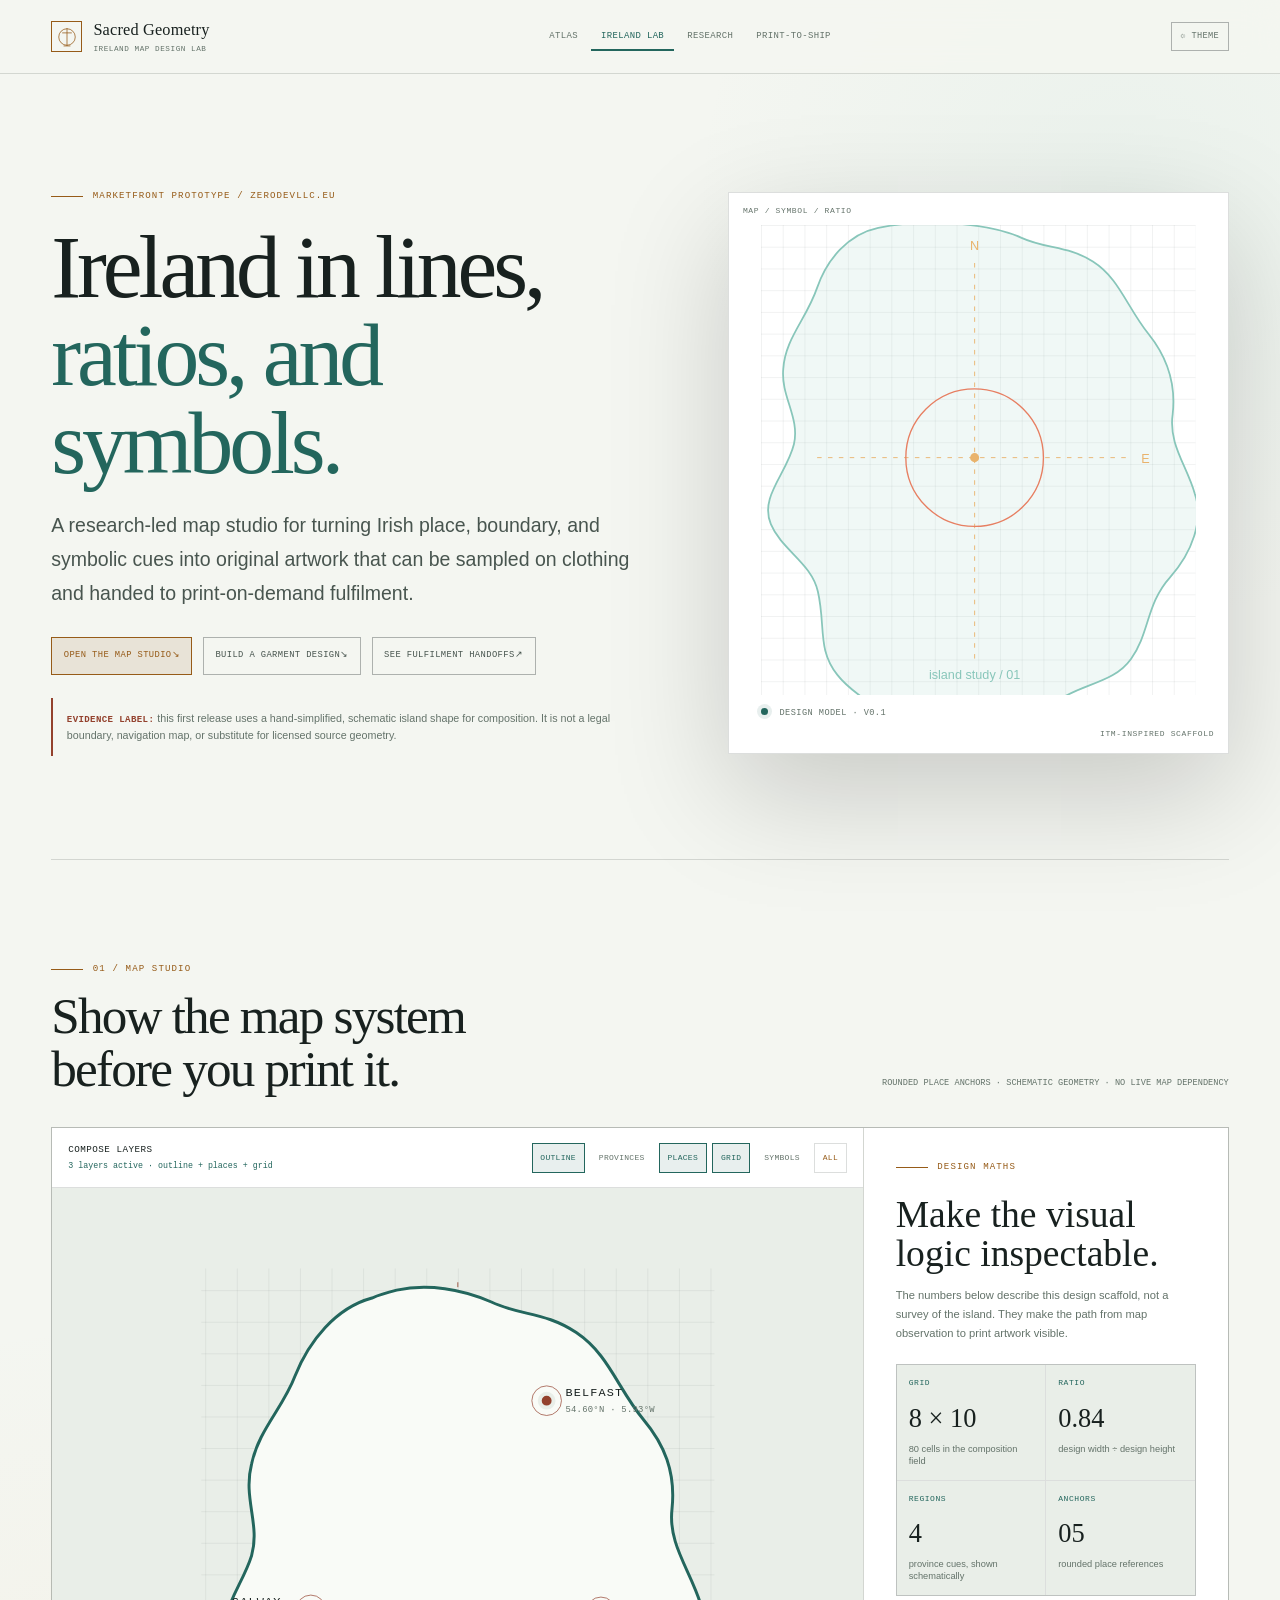
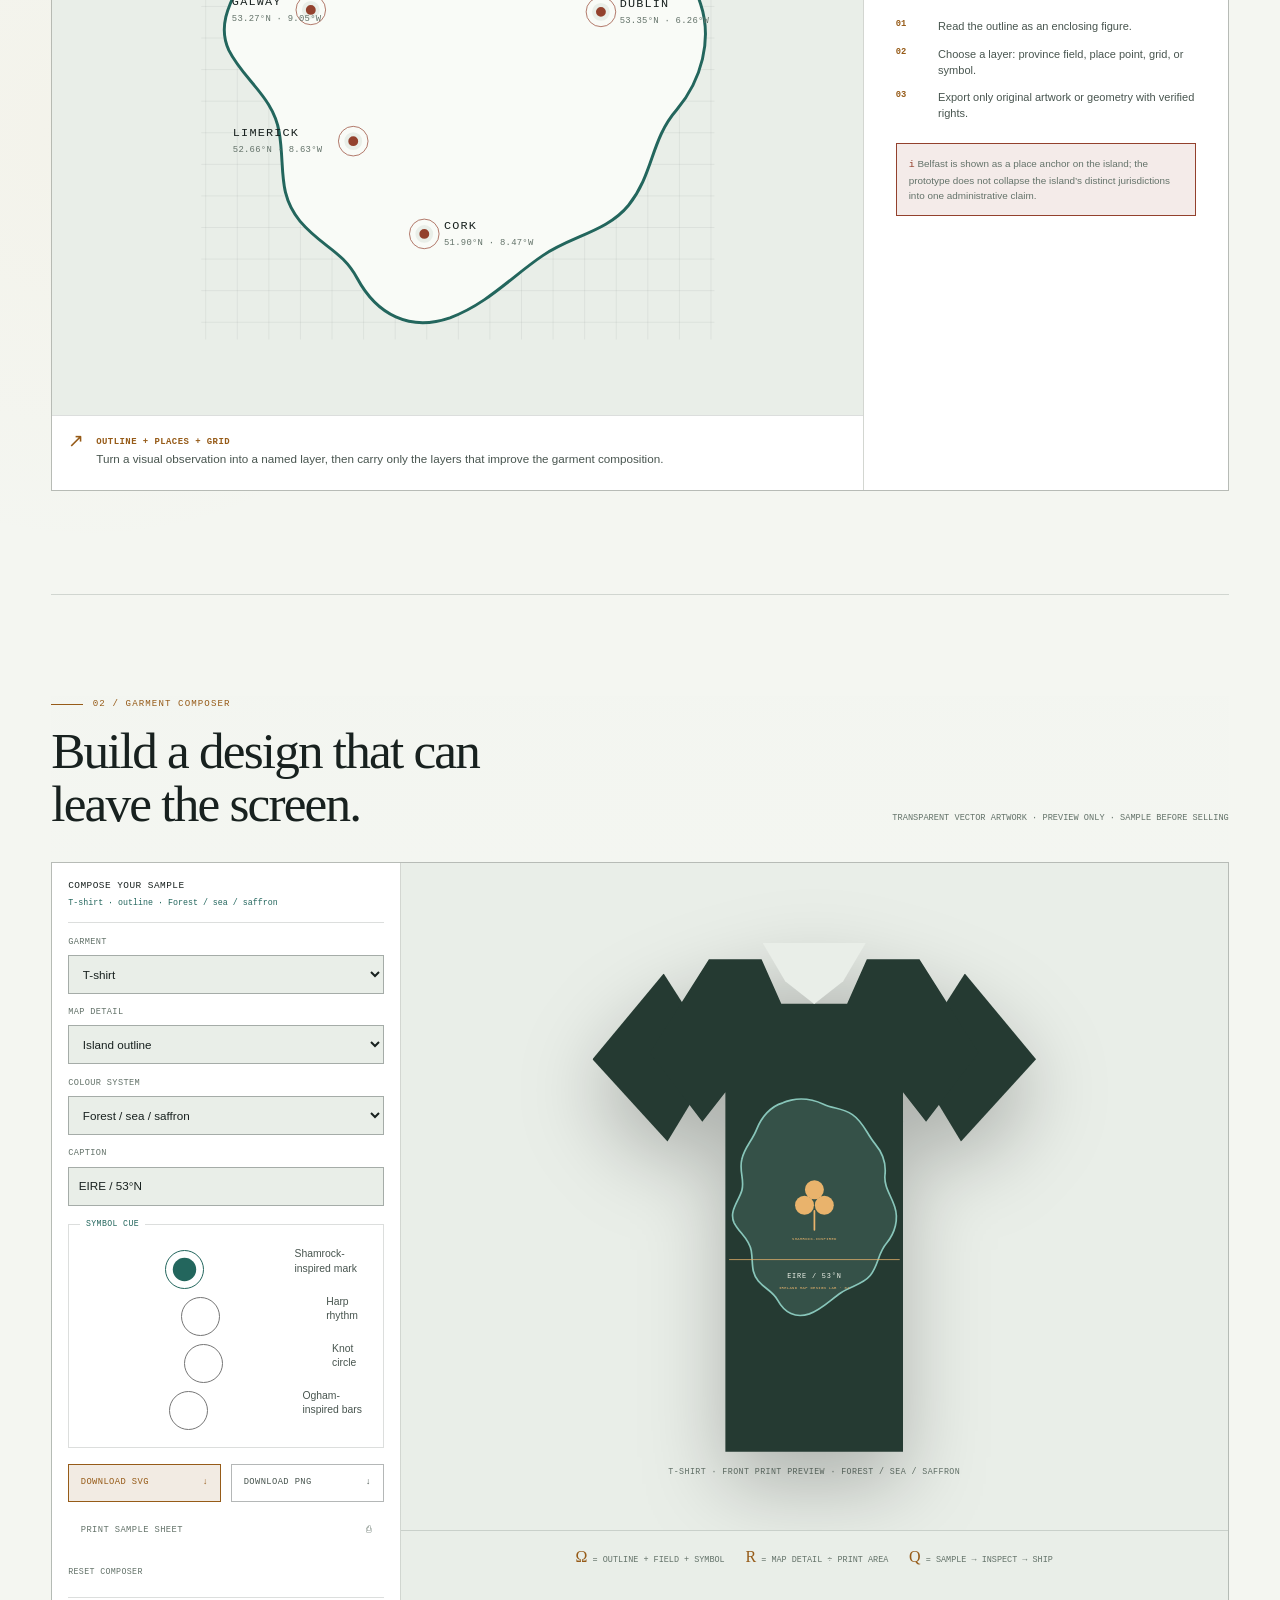
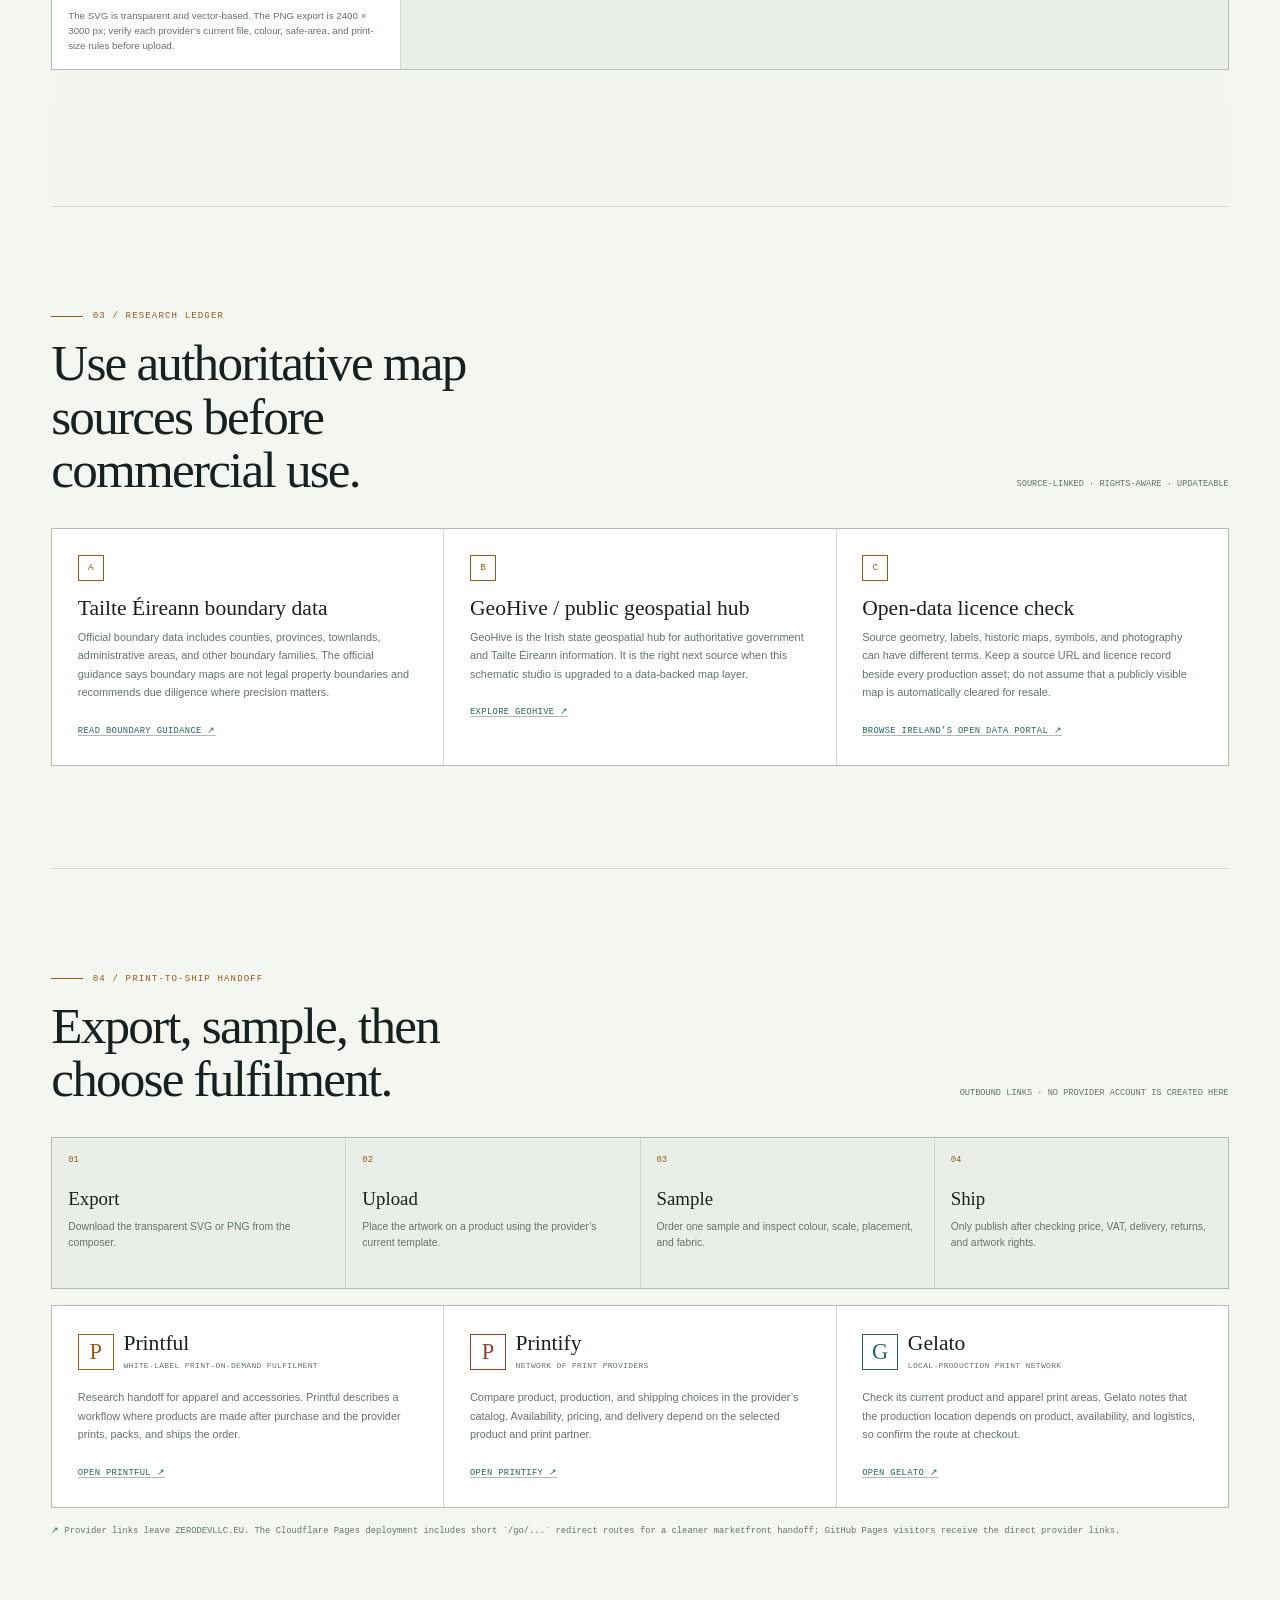
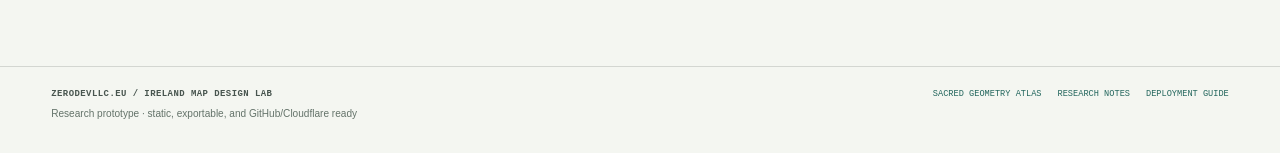
<file: ireland.html>
<!doctype html>
<html lang="en">
  <head>
    <meta charset="utf-8" />
    <meta name="viewport" content="width=device-width, initial-scale=1" />
    <meta name="theme-color" content="#111817" />
    <meta name="description" content="Ireland Map Design Lab: explore a schematic map system, Irish place anchors, design maths, symbols, and print-to-ship garment concepts." />
    <meta name="robots" content="index, follow" />
    <link rel="canonical" href="ireland.html" />
    <meta property="og:type" content="website" />
    <meta property="og:title" content="Ireland Map Design Lab · Sacred Geometry Atlas" />
    <meta property="og:description" content="Turn an Ireland map study into an original garment design and hand it off to print-on-demand fulfilment services." />
    <meta property="og:url" content="ireland.html" />
    <meta property="og:image" content="og.png" />
    <meta property="og:image:alt" content="A dark green Ireland map study with a gold grid, teal place points, and coral symbols." />
    <meta name="twitter:card" content="summary_large_image" />
    <meta name="twitter:title" content="Ireland Map Design Lab · Sacred Geometry Atlas" />
    <meta name="twitter:description" content="Explore Ireland map layers, design maths, symbols, and print-to-ship garment concepts." />
    <meta name="twitter:image" content="og.png" />
    <link rel="icon" href="favicon.svg" type="image/svg+xml" />
    <link rel="stylesheet" href="ireland.css" />
    <script type="application/ld+json">
      {
        "@context": "https://schema.org",
        "@type": "WebPage",
        "name": "Ireland Map Design Lab",
        "description": "An evidence-aware design lab for exploring Ireland map geometry, place anchors, symbolic forms, and print-on-demand garment concepts.",
        "isAccessibleForFree": true,
        "inLanguage": "en",
        "isPartOf": {
          "@type": "CollectionPage",
          "name": "Sacred Geometry Atlas"
        }
      }
    </script>
    <title>Ireland Map Design Lab · Sacred Geometry Atlas</title>
  </head>
  <body>
    <a class="skip-link" href="#main-content">Skip to content</a>
    <header class="ireland-header">
      <a class="ireland-brand" href="./" aria-label="Return to Sacred Geometry Atlas">
        <span class="brand-mark" aria-hidden="true">
          <svg viewBox="0 0 32 32" focusable="false">
            <path d="M16 3v26M9 10h14M11 29h10" />
            <circle cx="16" cy="16" r="12" />
          </svg>
        </span>
        <span>
          <span class="brand-name">Sacred Geometry</span>
          <span class="brand-subtitle">Ireland map design lab</span>
        </span>
      </a>
      <nav class="ireland-nav" aria-label="Ireland lab navigation">
        <a href="./">Atlas</a>
        <a class="is-active" href="ireland.html" aria-current="page">Ireland Lab</a>
        <a href="#research">Research</a>
        <a href="#print">Print-to-ship</a>
      </nav>
      <button class="theme-toggle" id="themeToggle" type="button" aria-label="Switch colour theme" title="Switch colour theme">◐ <span>Theme</span></button>
    </header>

    <main id="main-content" tabindex="-1">
      <section class="ireland-hero" aria-labelledby="page-title">
        <div class="hero-copy">
          <p class="eyebrow"><span aria-hidden="true"></span> Marketfront prototype / Zerodevllc.eu</p>
          <h1 id="page-title">Ireland in lines,<br /><em>ratios, and symbols.</em></h1>
          <p class="hero-intro">
            A research-led map studio for turning Irish place, boundary, and symbolic cues into
            original artwork that can be sampled on clothing and handed to print-on-demand fulfilment.
          </p>
          <div class="hero-actions">
            <a class="action action-primary" href="#map">Open the map studio <span aria-hidden="true">↘</span></a>
            <a class="action" href="#design">Build a garment design <span aria-hidden="true">↘</span></a>
            <a class="action" href="#print">See fulfilment handoffs <span aria-hidden="true">↗</span></a>
          </div>
          <p class="hero-disclaimer"><strong>Evidence label:</strong> this first release uses a hand-simplified, schematic island shape for composition. It is not a legal boundary, navigation map, or substitute for licensed source geometry.</p>
        </div>
        <div class="hero-figure" aria-hidden="true">
          <svg viewBox="0 0 480 520" role="img" focusable="false">
            <defs>
              <pattern id="heroGrid" width="24" height="24" patternUnits="userSpaceOnUse">
                <path d="M24 0H0V24" fill="none" stroke="currentColor" stroke-opacity=".16" />
              </pattern>
              <path id="heroIsland" d="M177 44C143 51 119 80 108 112C96 147 72 169 70 203C67 234 89 258 82 288C74 321 43 347 56 378C68 407 102 422 109 454C118 493 108 519 131 548C151 574 176 577 192 609C209 643 244 660 281 645C315 631 345 602 376 579C407 557 442 558 462 530C483 501 479 468 506 438C531 410 544 374 534 344C525 312 504 288 509 254C513 218 502 189 482 164C457 133 449 101 419 82C391 64 366 68 338 55C309 42 242 31 177 44Z" />
            </defs>
            <rect width="480" height="520" fill="url(#heroGrid)" />
            <use href="#heroIsland" transform="translate(-44 -40) scale(.98)" fill="rgba(136,198,186,.13)" stroke="#88c6ba" stroke-width="2" />
            <path d="M62 257H408M236 42V480" stroke="#e9b36c" stroke-dasharray="5 7" />
            <circle cx="236" cy="257" r="76" fill="none" stroke="#e77f62" stroke-width="1.5" />
            <circle cx="236" cy="257" r="5" fill="#e9b36c" />
            <text x="236" y="28" fill="#e9b36c" text-anchor="middle">N</text>
            <text x="420" y="263" fill="#e9b36c">E</text>
            <text x="236" y="502" fill="#88c6ba" text-anchor="middle">island study / 01</text>
          </svg>
          <div class="hero-figure-label"><span class="status-dot"></span> Design model · v0.1</div>
        </div>
      </section>

      <section class="lab-section" id="map" aria-labelledby="map-heading">
        <div class="section-heading">
          <div>
            <p class="eyebrow"><span aria-hidden="true"></span> 01 / map studio</p>
            <h2 id="map-heading">Show the map system before you print it.</h2>
          </div>
          <p class="section-note">Rounded place anchors · schematic geometry · no live map dependency</p>
        </div>

        <div class="map-layout">
          <article class="map-card">
            <div class="map-toolbar">
              <div class="toolbar-label">
                <span>Compose layers</span>
                <small id="mapStatus" role="status" aria-live="polite">3 layers active · outline, places, grid</small>
              </div>
              <div class="layer-actions" role="group" aria-label="Map layer controls">
                <button class="layer-button is-active" type="button" data-map-layer="outline" aria-pressed="true">Outline</button>
                <button class="layer-button" type="button" data-map-layer="provinces" aria-pressed="false">Provinces</button>
                <button class="layer-button is-active" type="button" data-map-layer="places" aria-pressed="true">Places</button>
                <button class="layer-button is-active" type="button" data-map-layer="grid" aria-pressed="true">Grid</button>
                <button class="layer-button" type="button" data-map-layer="symbols" aria-pressed="false">Symbols</button>
                <button class="layer-button layer-button-quiet" type="button" data-map-preset="all" aria-label="Show all map layers">All</button>
              </div>
            </div>
            <div class="map-stage">
              <svg id="irelandMap" viewBox="0 0 640 760" role="img" aria-labelledby="map-title map-desc">
                <title id="map-title">Schematic map of the island of Ireland with design layers</title>
                <desc id="map-desc">A simplified island shape with four province fields, rounded place anchors, a grid, and original symbol marks that can be turned on or off.</desc>
                <defs>
                  <pattern id="mapGrid" width="32" height="32" patternUnits="userSpaceOnUse">
                    <path d="M32 0H0V32" fill="none" stroke="currentColor" stroke-opacity=".16" />
                  </pattern>
                  <path id="islandShape" d="M233 72C196 82 169 116 155 151C143 183 118 206 111 240C102 275 120 301 111 333C101 366 72 395 88 429C103 459 133 476 139 512C145 548 137 574 160 602C182 628 203 632 218 660C238 697 271 714 312 700C350 686 376 657 406 637C435 617 471 613 493 586C519 553 515 520 542 489C567 459 578 418 566 382C555 347 533 321 537 286C541 248 529 220 508 195C482 164 473 129 440 107C409 86 383 90 354 76C325 63 289 57 258 64C250 66 242 68 233 72Z" />
                  <clipPath id="islandClip"><use href="#islandShape" /></clipPath>
                </defs>
                <rect class="map-water" x="0" y="0" width="640" height="760" />
                <g class="map-layer layer-grid" data-map-layer-target="grid" aria-hidden="true">
                  <rect x="60" y="42" width="520" height="680" fill="url(#mapGrid)" />
                  <path d="M90 380H550M320 56V704" class="map-axis" />
                  <circle cx="320" cy="380" r="132" class="map-orbit" />
                </g>
                <g class="map-layer layer-provinces" data-map-layer-target="provinces" clip-path="url(#islandClip)">
                  <path d="M80 55H330V405H75Z" class="province province-connacht" />
                  <path d="M330 55H590V405H330Z" class="province province-ulster" />
                  <path d="M75 405H330V730H75Z" class="province province-munster" />
                  <path d="M330 405H590V730H330Z" class="province province-leinster" />
                  <path d="M320 58V704M86 405H554" class="province-boundary" />
                  <g class="province-labels" aria-hidden="true">
                    <text x="193" y="235">CONNACHT</text>
                    <text x="427" y="235">ULSTER</text>
                    <text x="190" y="535">MUNSTER</text>
                    <text x="430" y="535">LEINSTER</text>
                  </g>
                </g>
                <g class="map-layer layer-outline" data-map-layer-target="outline">
                  <use href="#islandShape" class="island-fill" />
                  <use href="#islandShape" class="island-outline" />
                </g>
                <g class="map-layer layer-places" data-map-layer-target="places">
                  <g class="place-node" data-place="Dublin" tabindex="0">
                    <circle cx="465" cy="390" r="7" />
                    <circle cx="465" cy="390" r="15" class="place-pulse" />
                    <text x="484" y="385">DUBLIN</text>
                    <text x="484" y="401" class="place-coordinates">53.35°N · 6.26°W</text>
                  </g>
                  <g class="place-node" data-place="Cork" tabindex="0">
                    <circle cx="286" cy="615" r="7" />
                    <circle cx="286" cy="615" r="15" class="place-pulse" />
                    <text x="306" y="610">CORK</text>
                    <text x="306" y="626" class="place-coordinates">51.90°N · 8.47°W</text>
                  </g>
                  <g class="place-node" data-place="Galway" tabindex="0">
                    <circle cx="171" cy="388" r="7" />
                    <circle cx="171" cy="388" r="15" class="place-pulse" />
                    <text x="91" y="383">GALWAY</text>
                    <text x="91" y="399" class="place-coordinates">53.27°N · 9.05°W</text>
                  </g>
                  <g class="place-node" data-place="Limerick" tabindex="0">
                    <circle cx="214" cy="521" r="7" />
                    <circle cx="214" cy="521" r="15" class="place-pulse" />
                    <text x="92" y="516">LIMERICK</text>
                    <text x="92" y="532" class="place-coordinates">52.66°N · 8.63°W</text>
                  </g>
                  <g class="place-node" data-place="Belfast" tabindex="0">
                    <circle cx="410" cy="176" r="7" />
                    <circle cx="410" cy="176" r="15" class="place-pulse" />
                    <text x="429" y="171">BELFAST</text>
                    <text x="429" y="187" class="place-coordinates">54.60°N · 5.93°W</text>
                  </g>
                </g>
                <g class="map-layer layer-symbols" data-map-layer-target="symbols" aria-hidden="true">
                  <g class="map-symbol map-symbol-shamrock" transform="translate(170 290)"><circle cx="0" cy="-8" r="8" /><circle cx="-8" cy="4" r="8" /><circle cx="8" cy="4" r="8" /><path d="M0 8v19" /></g>
                  <g class="map-symbol map-symbol-knot" transform="translate(420 520)"><circle cx="0" cy="0" r="23" /><path d="M-15 0C-15-20 15-20 15 0S-15 20-15 0ZM0-15C20-15 20 15 0 15S-20-15 0-15Z" /></g>
                  <text class="map-symbol-ogham" x="320" y="655" text-anchor="middle">///  ||  ///</text>
                </g>
              </svg>
            </div>
            <div class="map-caption">
              <span class="caption-mark" aria-hidden="true">↗</span>
              <p><strong id="mapLegend">Outline + places + grid</strong><br /><span id="mapCaptionText">Start with the island outline, then add a layer when it earns a place in the design.</span></p>
            </div>
          </article>

          <aside class="map-research-panel" aria-labelledby="map-maths-heading">
            <p class="eyebrow"><span aria-hidden="true"></span> Design maths</p>
            <h3 id="map-maths-heading">Make the visual logic inspectable.</h3>
            <p class="panel-intro">The numbers below describe this design scaffold, not a survey of the island. They make the path from map observation to print artwork visible.</p>
            <div class="math-grid">
              <div class="math-card"><span>grid</span><strong>8 × 10</strong><small>80 cells in the composition field</small></div>
              <div class="math-card"><span>ratio</span><strong id="mapRatio">0.84</strong><small>design width ÷ design height</small></div>
              <div class="math-card"><span>regions</span><strong>4</strong><small>province cues, shown schematically</small></div>
              <div class="math-card"><span>anchors</span><strong>05</strong><small>rounded place references</small></div>
            </div>
            <ol class="map-process">
              <li><strong>01</strong><span>Read the outline as an enclosing figure.</span></li>
              <li><strong>02</strong><span>Choose a layer: province field, place point, grid, or symbol.</span></li>
              <li><strong>03</strong><span>Export only original artwork or geometry with verified rights.</span></li>
            </ol>
            <p class="research-warning"><span aria-hidden="true">i</span> Belfast is shown as a place anchor on the island; the prototype does not collapse the island’s distinct jurisdictions into one administrative claim.</p>
          </aside>
        </div>
      </section>

      <section class="lab-section design-section" id="design" aria-labelledby="design-heading">
        <div class="section-heading">
          <div>
            <p class="eyebrow"><span aria-hidden="true"></span> 02 / garment composer</p>
            <h2 id="design-heading">Build a design that can leave the screen.</h2>
          </div>
          <p class="section-note">Transparent vector artwork · preview only · sample before selling</p>
        </div>

        <div class="design-layout">
          <form class="design-controls" id="designControls">
            <div class="control-heading"><span>Compose your sample</span><small id="designStatus" role="status" aria-live="polite">T-shirt · outline · forest</small></div>
            <label>Garment
              <select id="garmentSelect">
                <option value="tee">T-shirt</option>
                <option value="hoodie">Hoodie</option>
                <option value="tote">Tote bag</option>
              </select>
            </label>
            <label>Map detail
              <select id="designMapLayer">
                <option value="outline">Island outline</option>
                <option value="provinces">Province fields</option>
                <option value="places">Place anchors</option>
                <option value="grid">Grid + axes</option>
                <option value="all">Full study system</option>
              </select>
            </label>
            <label>Colour system
              <select id="paletteSelect">
                <option value="forest">Forest / sea / saffron</option>
                <option value="ink">Ink / stone / coral</option>
                <option value="flag">Green / white / orange</option>
                <option value="night">Night / teal / gold</option>
              </select>
            </label>
            <label>Caption
              <input id="captionInput" type="text" value="EIRE / 53°N" maxlength="28" autocomplete="off" />
            </label>
            <fieldset>
              <legend>Symbol cue</legend>
              <label class="radio-option"><input type="radio" name="symbol" value="shamrock" checked /> Shamrock-inspired mark</label>
              <label class="radio-option"><input type="radio" name="symbol" value="harp" /> Harp rhythm</label>
              <label class="radio-option"><input type="radio" name="symbol" value="knot" /> Knot circle</label>
              <label class="radio-option"><input type="radio" name="symbol" value="ogham" /> Ogham-inspired bars</label>
            </fieldset>
            <div class="control-actions">
              <button class="action action-primary" id="downloadDesign" type="button">Download SVG <span aria-hidden="true">↓</span></button>
              <button class="action" id="downloadPng" type="button">Download PNG <span aria-hidden="true">↓</span></button>
              <button class="action action-quiet" id="printDesign" type="button">Print sample sheet <span aria-hidden="true">⎙</span></button>
              <button class="reset-button" id="resetDesign" type="button">Reset composer</button>
            </div>
            <p class="control-note">The SVG is transparent and vector-based. The PNG export is 2400 × 3000 px; verify each provider’s current file, colour, safe-area, and print-size rules before upload.</p>
          </form>

          <div class="garment-column">
            <div class="garment-stage" aria-label="Garment design preview">
              <div class="garment-preview garment-tee" id="garmentPreview">
                <div class="garment-collar" aria-hidden="true"></div>
                <div class="garment-sleeve garment-sleeve-left" aria-hidden="true"></div>
                <div class="garment-sleeve garment-sleeve-right" aria-hidden="true"></div>
                <div class="garment-body" aria-hidden="true"></div>
                <div class="print-area">
                  <svg id="designSvg" viewBox="0 0 480 600" role="img" aria-labelledby="design-title design-desc"></svg>
                </div>
              </div>
              <p class="preview-label"><span id="previewGarmentLabel">T-shirt</span> · front print preview · <span id="previewPaletteLabel">Forest / sea / saffron</span></p>
            </div>
            <div class="design-math-strip" aria-label="Design formula">
              <span><strong>Ω</strong> = outline + field + symbol</span>
              <span><strong>R</strong> = map detail ÷ print area</span>
              <span><strong>Q</strong> = sample → inspect → ship</span>
            </div>
          </div>
        </div>
        <div class="export-status" id="exportStatus" role="status" aria-live="polite" aria-atomic="true"></div>
      </section>

      <section class="lab-section research-section" id="research" aria-labelledby="research-heading">
        <div class="section-heading">
          <div>
            <p class="eyebrow"><span aria-hidden="true"></span> 03 / research ledger</p>
            <h2 id="research-heading">Use authoritative map sources before commercial use.</h2>
          </div>
          <p class="section-note">Source-linked · rights-aware · updateable</p>
        </div>
        <div class="research-grid">
          <article class="research-card">
            <span class="research-index">A</span>
            <h3>Tailte Éireann boundary data</h3>
            <p>Official boundary data includes counties, provinces, townlands, administrative areas, and other boundary families. The official guidance says boundary maps are not legal property boundaries and recommends due diligence where precision matters.</p>
            <a href="https://tailte.ie/map-shop/professional-map-products/boundary-data/" target="_blank" rel="noopener noreferrer">Read boundary guidance <span aria-hidden="true">↗</span></a>
          </article>
          <article class="research-card">
            <span class="research-index">B</span>
            <h3>GeoHive / public geospatial hub</h3>
            <p>GeoHive is the Irish state geospatial hub for authoritative government and Tailte Éireann information. It is the right next source when this schematic studio is upgraded to a data-backed map layer.</p>
            <a href="https://tailte.ie/services/geohive/" target="_blank" rel="noopener noreferrer">Explore GeoHive <span aria-hidden="true">↗</span></a>
          </article>
          <article class="research-card">
            <span class="research-index">C</span>
            <h3>Open-data licence check</h3>
            <p>Source geometry, labels, historic maps, symbols, and photography can have different terms. Keep a source URL and licence record beside every production asset; do not assume that a publicly visible map is automatically cleared for resale.</p>
            <a href="https://data.gov.ie/" target="_blank" rel="noopener noreferrer">Browse Ireland’s open data portal <span aria-hidden="true">↗</span></a>
          </article>
        </div>
      </section>

      <section class="lab-section print-section" id="print" aria-labelledby="print-heading">
        <div class="section-heading">
          <div>
            <p class="eyebrow"><span aria-hidden="true"></span> 04 / print-to-ship handoff</p>
            <h2 id="print-heading">Export, sample, then choose fulfilment.</h2>
          </div>
          <p class="section-note">Outbound links · no provider account is created here</p>
        </div>
        <div class="print-flow" aria-label="Print-to-ship workflow">
          <div><span>01</span><strong>Export</strong><p>Download the transparent SVG or PNG from the composer.</p></div>
          <div><span>02</span><strong>Upload</strong><p>Place the artwork on a product using the provider’s current template.</p></div>
          <div><span>03</span><strong>Sample</strong><p>Order one sample and inspect colour, scale, placement, and fabric.</p></div>
          <div><span>04</span><strong>Ship</strong><p>Only publish after checking price, VAT, delivery, returns, and artwork rights.</p></div>
        </div>
        <div class="provider-grid">
          <article class="provider-card">
            <div class="provider-card-heading"><span class="provider-mark">P</span><div><h3>Printful</h3><p>White-label print-on-demand fulfilment</p></div></div>
            <p>Research handoff for apparel and accessories. Printful describes a workflow where products are made after purchase and the provider prints, packs, and ships the order.</p>
            <a class="provider-link" data-provider="printful" href="https://www.printful.com/print-on-demand" target="_blank" rel="noopener noreferrer">Open Printful <span aria-hidden="true">↗</span></a>
          </article>
          <article class="provider-card">
            <div class="provider-card-heading"><span class="provider-mark provider-mark-coral">P</span><div><h3>Printify</h3><p>Network of print providers</p></div></div>
            <p>Compare product, production, and shipping choices in the provider’s catalog. Availability, pricing, and delivery depend on the selected product and print partner.</p>
            <a class="provider-link" data-provider="printify" href="https://printify.com/print-on-demand-ab/" target="_blank" rel="noopener noreferrer">Open Printify <span aria-hidden="true">↗</span></a>
          </article>
          <article class="provider-card">
            <div class="provider-card-heading"><span class="provider-mark provider-mark-teal">G</span><div><h3>Gelato</h3><p>Local-production print network</p></div></div>
            <p>Check its current product and apparel print areas. Gelato notes that the production location depends on product, availability, and logistics, so confirm the route at checkout.</p>
            <a class="provider-link" data-provider="gelato" href="https://www.gelato.com/the-power-of-local" target="_blank" rel="noopener noreferrer">Open Gelato <span aria-hidden="true">↗</span></a>
          </article>
        </div>
        <p class="outbound-note"><span aria-hidden="true">↗</span> Provider links leave ZERODEVLLC.EU. The Cloudflare Pages deployment includes short `/go/...` redirect routes for a cleaner marketfront handoff; GitHub Pages visitors receive the direct provider links.</p>
      </section>
    </main>

    <footer class="ireland-footer">
      <div><strong>ZERODEVLLC.EU / Ireland Map Design Lab</strong><span>Research prototype · static, exportable, and GitHub/Cloudflare ready</span></div>
      <nav aria-label="Footer navigation"><a href="./">Sacred Geometry Atlas</a><a href="research/README.md">Research notes</a><a href="CLOUDFLARE-GITHUB.md">Deployment guide</a></nav>
    </footer>
    <script defer src="ireland.js"></script>
  </body>
</html>
</file>
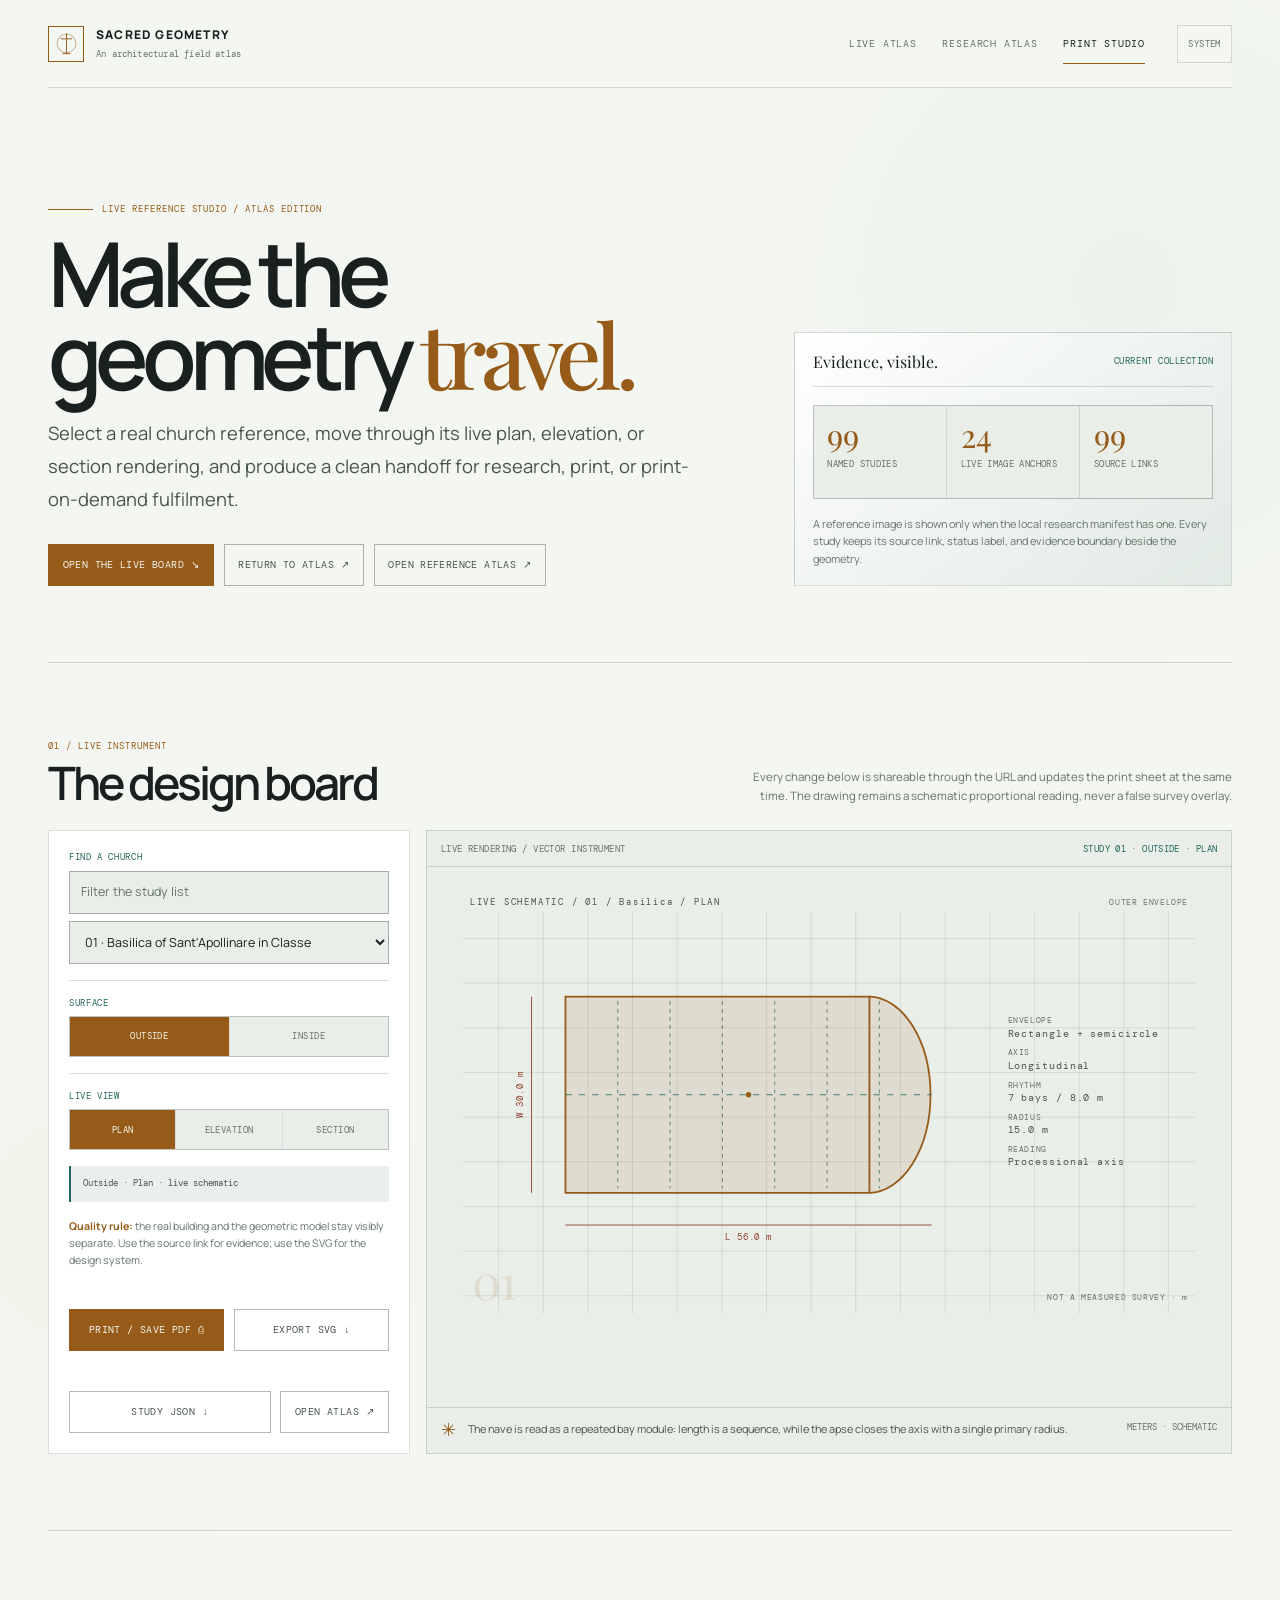
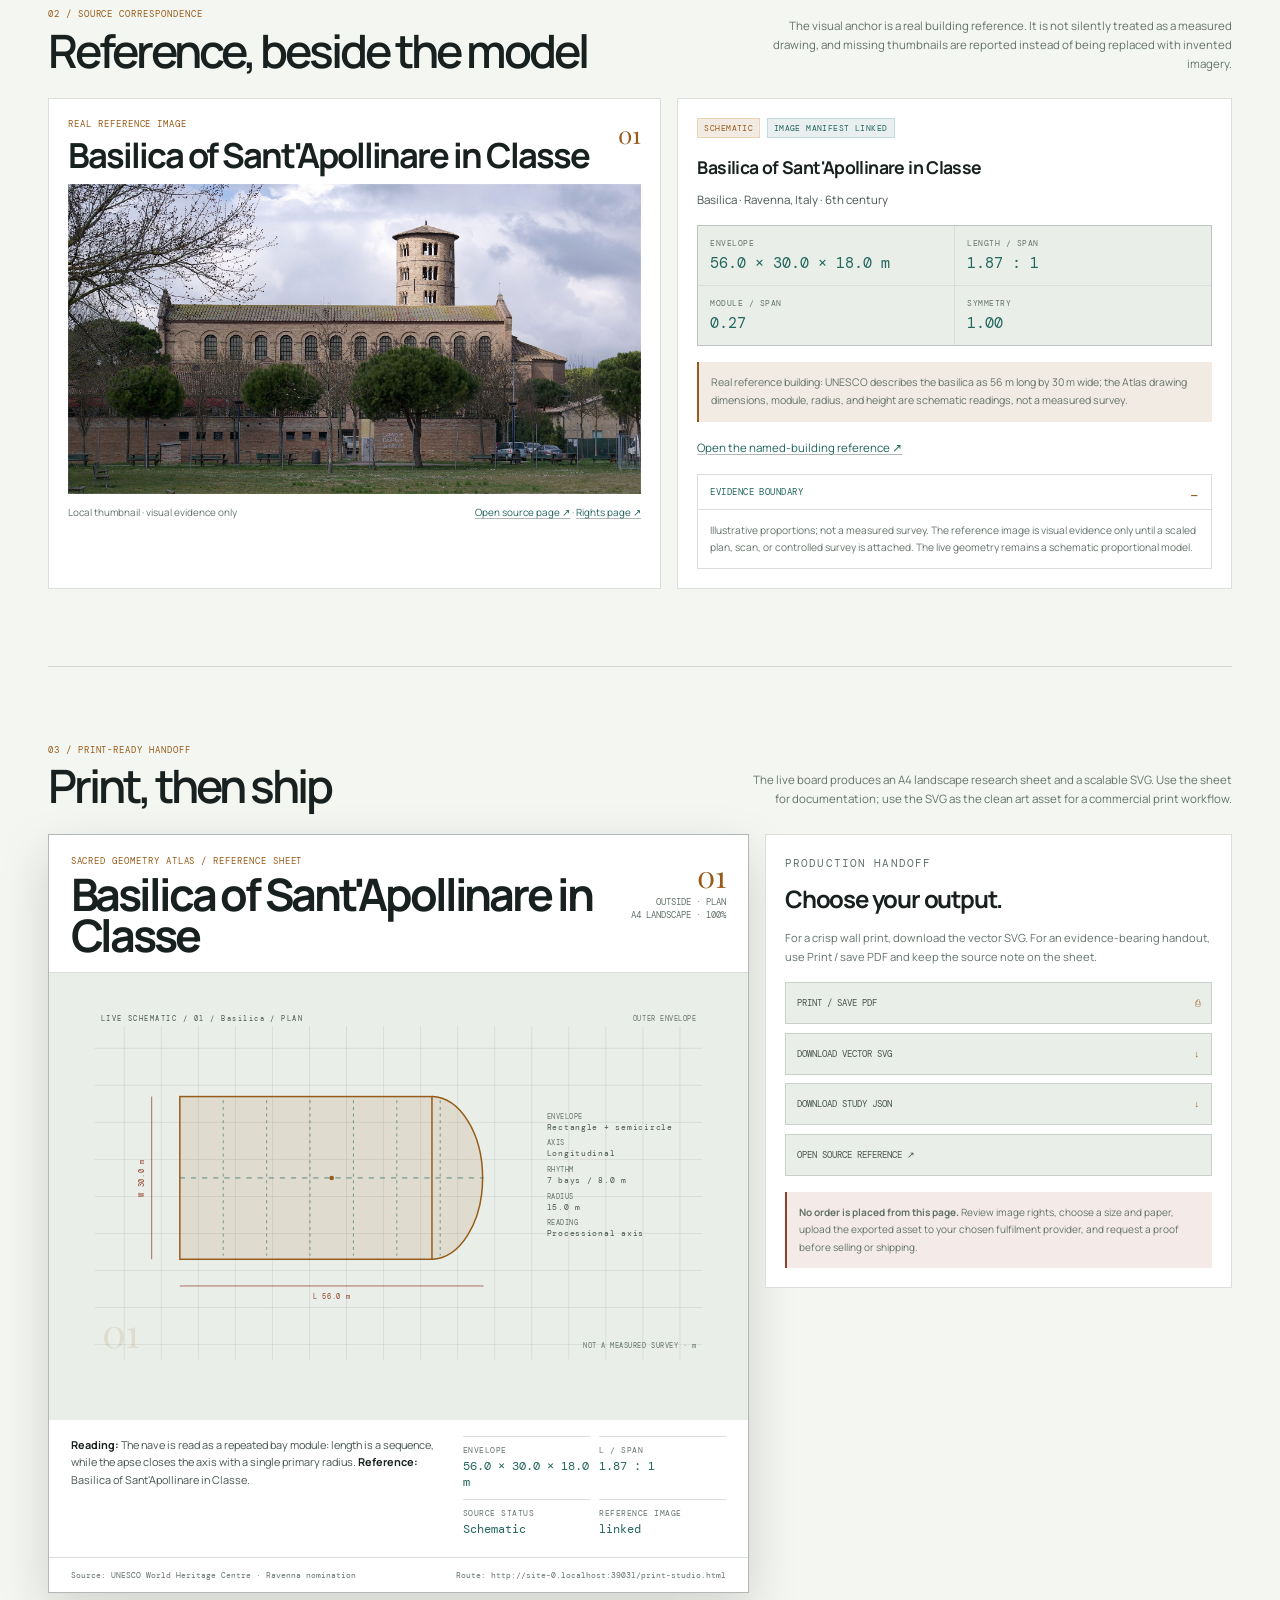
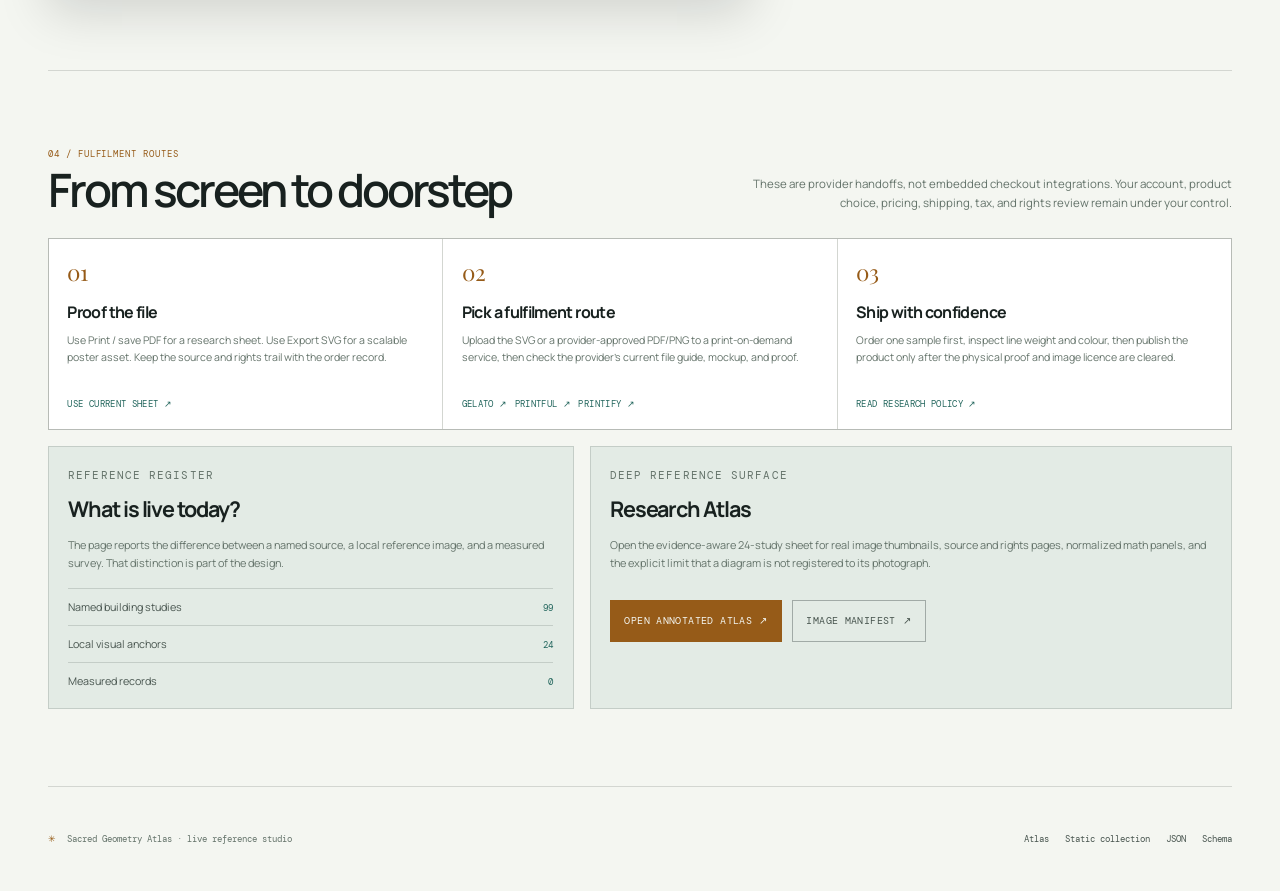
<file: print-studio.html>
<!doctype html>
<html lang="en">
  <head>
    <meta charset="utf-8" />
    <meta name="viewport" content="width=device-width, initial-scale=1" />
    <meta name="theme-color" media="(prefers-color-scheme: dark)" content="#111817" />
    <meta name="theme-color" media="(prefers-color-scheme: light)" content="#f4f6f1" />
    <meta name="color-scheme" content="light dark" />
    <script>
      (() => {
        const key = "sacred-geometry-atlas-theme";
        const valid = ["system", "light", "dark"];
        let stored = "";
        try { stored = window.localStorage.getItem(key) || ""; } catch (error) {}
        const mode = valid.includes(stored) ? stored : "system";
        const system = window.matchMedia && window.matchMedia("(prefers-color-scheme: light)").matches ? "light" : "dark";
        const theme = mode === "system" ? system : mode;
        document.documentElement.dataset.theme = theme;
        document.documentElement.dataset.themeMode = mode;
        document.documentElement.style.colorScheme = theme;
      })();
    </script>
    <link rel="icon" href="favicon.svg" type="image/svg+xml" />
    <link rel="manifest" href="site.webmanifest" />
    <link rel="apple-touch-icon" sizes="180x180" href="icons/atlas-180.png" />
    <meta name="application-name" content="Sacred Geometry Atlas" />
    <meta name="description" content="Live reference renderings and print-ready research sheets for the Sacred Geometry Atlas." />
    <meta name="robots" content="index, follow" />
    <link rel="canonical" href="print-studio.html" />
    <meta property="og:type" content="website" />
    <meta property="og:site_name" content="Sacred Geometry Atlas" />
    <meta property="og:title" content="Print Studio · Sacred Geometry Atlas" />
    <meta property="og:description" content="Pair a live geometry rendering with its real building reference, provenance, and print-ready handoff." />
    <meta property="og:url" content="print-studio.html" />
    <meta property="og:image" content="og.png" />
    <meta property="og:image:alt" content="Sacred Geometry Atlas live geometry drawing." />
    <meta name="twitter:card" content="summary_large_image" />
    <meta name="twitter:title" content="Print Studio · Sacred Geometry Atlas" />
    <meta name="twitter:description" content="Live renderings, real references, and print-ready research sheets." />
    <meta name="twitter:image" content="og.png" />
    <link rel="preconnect" href="https://fonts.googleapis.com" />
    <link rel="preconnect" href="https://fonts.gstatic.com" crossorigin />
    <link
      href="https://fonts.googleapis.com/css2?family=DM+Mono:wght@400;500&amp;family=Manrope:wght@400;500;600;700;800&amp;family=Playfair+Display:wght@500;600;700&amp;display=swap"
      rel="stylesheet"
    />
    <link rel="stylesheet" href="styles.css?print-studio=20260824" />
    <style>
      .studio-shell { width: min(1480px, calc(100% - 96px)); margin: 0 auto; }
      .studio-header { position: sticky; top: 0; z-index: 10; display: flex; align-items: center; justify-content: space-between; gap: 2rem; min-height: 88px; border-bottom: 1px solid var(--line); background: var(--header-bg); -webkit-backdrop-filter: blur(14px); backdrop-filter: blur(14px); }
      .studio-nav { display: flex; align-items: center; gap: clamp(.7rem, 2vw, 2rem); margin-left: auto; }
      .studio-nav a { position: relative; padding: .8rem 0; color: var(--ink-muted); font: .63rem var(--mono); letter-spacing: .08em; text-decoration: none; text-transform: uppercase; }
      .studio-nav a:hover, .studio-nav a[aria-current="page"] { color: var(--ink); }
      .studio-nav a[aria-current="page"]::after { position: absolute; right: 0; bottom: -1px; left: 0; height: 1px; background: var(--amber); content: ""; }
      .studio-theme { min-height: 38px; padding: .52rem .65rem; border: 1px solid var(--line); color: var(--ink-muted); background: transparent; font: .56rem var(--mono); letter-spacing: .04em; text-transform: uppercase; }
      .studio-theme:hover { border-color: var(--amber); color: var(--amber); }
      .studio-hero { display: grid; grid-template-columns: minmax(0, 1.2fr) minmax(320px, .8fr); gap: clamp(2rem, 7vw, 7rem); align-items: end; padding: clamp(4rem, 9vw, 8rem) 0 clamp(3rem, 6vw, 5rem); }
      .studio-eyebrow, .studio-kicker, .studio-overline { margin: 0; color: var(--amber); font: .59rem var(--mono); letter-spacing: .1em; text-transform: uppercase; }
      .studio-eyebrow { display: flex; align-items: center; gap: .6rem; }
      .studio-eyebrow::before { width: 2.8rem; height: 1px; background: currentColor; content: ""; }
      .studio-hero h1 { max-width: 12ch; margin: 1.1rem 0 1.25rem; font-size: clamp(3.2rem, 7vw, 7.8rem); letter-spacing: -.075em; line-height: .9; }
      .studio-hero h1 em { color: var(--amber); font-style: normal; }
      .studio-intro { max-width: 43rem; margin: 0; color: var(--ink-soft); font-size: clamp(.92rem, 1.6vw, 1.15rem); line-height: 1.8; }
      .studio-hero-actions, .studio-action-row { display: flex; flex-wrap: wrap; gap: .6rem; margin-top: 1.7rem; }
      .studio-button, .studio-link-button { display: inline-flex; align-items: center; justify-content: center; gap: .45rem; min-height: 42px; padding: .68rem .85rem; border: 1px solid var(--line-strong); color: var(--ink-soft); background: transparent; font: .6rem var(--mono); letter-spacing: .04em; text-decoration: none; text-transform: uppercase; transition: 180ms ease; }
      .studio-button:hover, .studio-link-button:hover, .studio-button:focus-visible, .studio-link-button:focus-visible { border-color: var(--amber); color: var(--amber); background: var(--amber-soft); }
      .studio-button-primary { border-color: var(--amber); color: var(--bg); background: var(--amber); }
      .studio-button-primary:hover, .studio-button-primary:focus-visible { color: var(--bg); background: var(--teal); border-color: var(--teal); }
      .studio-hero-proof { padding: 1.1rem; border: 1px solid var(--line); background: linear-gradient(145deg, var(--panel), var(--surface-glow)); }
      .studio-proof-heading { display: flex; align-items: center; justify-content: space-between; gap: 1rem; padding-bottom: .9rem; border-bottom: 1px solid var(--line); }
      .studio-proof-heading strong { color: var(--ink); font: 1rem var(--serif); }
      .studio-proof-heading span { color: var(--teal); font: .55rem var(--mono); letter-spacing: .06em; text-transform: uppercase; }
      .studio-proof-grid { display: grid; grid-template-columns: repeat(3, 1fr); gap: 1px; margin-top: 1.1rem; border: 1px solid var(--line); background: var(--line); }
      .studio-proof-grid > div { min-height: 92px; padding: .85rem; background: var(--bg-deep); }
      .studio-proof-grid strong { display: block; color: var(--amber); font: 2rem var(--serif); line-height: 1; }
      .studio-proof-grid span { display: block; margin-top: .45rem; color: var(--ink-muted); font: .55rem/1.35 var(--mono); letter-spacing: .04em; text-transform: uppercase; }
      .studio-proof-note { margin: 1rem 0 0; color: var(--ink-muted); font-size: .68rem; line-height: 1.6; }
      .studio-section { padding: clamp(2.8rem, 6vw, 5.5rem) 0; border-top: 1px solid var(--line); }
      .studio-section-heading { display: flex; align-items: end; justify-content: space-between; gap: 2rem; margin-bottom: 1.6rem; }
      .studio-section-heading h2 { margin: .55rem 0 0; font-size: clamp(1.8rem, 3.6vw, 3.8rem); letter-spacing: -.065em; line-height: .95; }
      .studio-section-heading p:last-child { max-width: 30rem; margin: 0; color: var(--ink-muted); font-size: .72rem; line-height: 1.65; text-align: right; }
      .studio-workspace { display: grid; grid-template-columns: minmax(255px, .31fr) minmax(0, .69fr); gap: 1rem; align-items: stretch; }
      .studio-controls { display: flex; flex-direction: column; gap: 1rem; padding: 1.25rem; border: 1px solid var(--line); background: var(--panel); }
      .studio-control-group { display: grid; gap: .45rem; }
      .studio-control-group + .studio-control-group { padding-top: 1rem; border-top: 1px solid var(--line); }
      .studio-control-label { color: var(--teal); font: .57rem var(--mono); letter-spacing: .07em; text-transform: uppercase; }
      .studio-controls input, .studio-controls select { width: 100%; min-height: 43px; padding: .65rem .7rem; border: 1px solid var(--line-strong); border-radius: 0; color: var(--ink); background: var(--bg-deep); font-size: .78rem; }
      .studio-controls input::placeholder { color: var(--ink-muted); }
      .studio-controls input:hover, .studio-controls select:hover { border-color: var(--teal); }
      .studio-segmented { display: grid; grid-template-columns: repeat(2, 1fr); gap: 1px; border: 1px solid var(--line); background: var(--line); }
      .studio-segmented-three { grid-template-columns: repeat(3, 1fr); }
      .studio-segmented button { min-height: 39px; border: 0; color: var(--ink-muted); background: var(--bg-deep); font: .56rem var(--mono); letter-spacing: .05em; text-transform: uppercase; }
      .studio-segmented button:hover, .studio-segmented button.is-active { color: var(--bg); background: var(--amber); }
      .studio-segmented button:focus-visible { outline-offset: -3px; }
      .studio-state { margin: 0; padding: .7rem .75rem; border-left: 2px solid var(--teal); color: var(--ink-soft); background: var(--teal-soft); font: .58rem/1.5 var(--mono); }
      .studio-control-note { margin: 0; color: var(--ink-muted); font-size: .66rem; line-height: 1.6; }
      .studio-control-note strong { color: var(--amber); }
      .studio-controls .studio-action-row { margin-top: auto; }
      .studio-controls .studio-button { flex: 1 1 8rem; }
      .studio-live-card { min-width: 0; border: 1px solid var(--line); background: var(--bg-deep); }
      .studio-live-toolbar { display: flex; align-items: center; justify-content: space-between; gap: 1rem; padding: .7rem .85rem; border-bottom: 1px solid var(--line); }
      .studio-live-toolbar span { color: var(--ink-muted); font: .55rem var(--mono); letter-spacing: .05em; text-transform: uppercase; }
      .studio-live-toolbar strong { color: var(--teal); font: .58rem var(--mono); letter-spacing: .04em; text-transform: uppercase; }
      .studio-artboard { min-height: 540px; background: radial-gradient(circle at 52% 45%, rgba(136,198,186,.07), transparent 36%), var(--bg-deep); }
      .studio-artboard svg { display: block; width: 100%; height: auto; }
      .studio-live-caption { display: grid; grid-template-columns: auto 1fr auto; gap: .75rem; align-items: start; padding: .85rem; border-top: 1px solid var(--line); }
      .studio-live-caption-mark { color: var(--amber); font-size: 1.1rem; line-height: 1; }
      .studio-live-caption p { margin: 0; color: var(--ink-soft); font-size: .68rem; line-height: 1.55; }
      .studio-live-caption p:last-child { color: var(--ink-muted); font: .54rem/1.5 var(--mono); text-align: right; text-transform: uppercase; }
      .studio-evidence-grid { display: grid; grid-template-columns: minmax(0, 1.05fr) minmax(300px, .95fr); gap: 1rem; }
      .studio-evidence-card { min-width: 0; border: 1px solid var(--line); background: var(--panel); }
      .studio-evidence-heading { display: flex; align-items: start; justify-content: space-between; gap: 1rem; padding: 1.2rem 1.2rem .8rem; }
      .studio-evidence-heading h3 { margin: .45rem 0 0; font-size: clamp(1.4rem, 2.7vw, 2.6rem); letter-spacing: -.06em; line-height: .98; }
      .studio-evidence-heading .studio-index { color: var(--amber); font: 1.5rem var(--serif); }
      .studio-reference-figure { margin: 0; padding: 0 1.2rem; }
      .studio-reference-media { position: relative; display: grid; min-height: 310px; place-items: center; overflow: hidden; background: var(--bg-deep); }
      .studio-reference-media::after { position: absolute; inset: 0; border: 1px solid rgba(255,255,255,.08); content: ""; pointer-events: none; }
      .studio-reference-media img { display: block; width: 100%; height: 310px; object-fit: cover; }
      .studio-reference-fallback { width: min(76%, 360px); padding: 2rem 1rem; border: 1px dashed var(--line-strong); color: var(--ink-muted); font: .58rem/1.6 var(--mono); letter-spacing: .04em; text-align: center; text-transform: uppercase; }
      .studio-reference-caption { display: flex; justify-content: space-between; gap: 1rem; padding: .7rem 0 0; color: var(--ink-muted); font-size: .62rem; line-height: 1.5; }
      .studio-reference-caption a, .studio-evidence-card a { color: var(--teal); text-decoration-color: var(--line-strong); text-underline-offset: .2em; }
      .studio-reference-caption a:hover, .studio-evidence-card a:hover { color: var(--amber); }
      .studio-evidence-body { padding: 1.2rem; }
      .studio-badge-row { display: flex; flex-wrap: wrap; gap: .4rem; margin-bottom: 1rem; }
      .studio-badge { display: inline-flex; padding: .22rem .38rem; border: 1px solid rgba(233,179,108,.42); color: var(--amber); background: var(--amber-soft); font: .52rem var(--mono); letter-spacing: .05em; text-transform: uppercase; }
      .studio-badge.is-source { border-color: rgba(136,198,186,.42); color: var(--teal); background: var(--teal-soft); }
      .studio-evidence-body h4 { margin: 0 0 .5rem; color: var(--ink); font-size: 1.1rem; letter-spacing: -.035em; }
      .studio-evidence-body > p { margin: 0; color: var(--ink-soft); font-size: .72rem; line-height: 1.7; }
      .studio-facts { display: grid; grid-template-columns: repeat(2, 1fr); gap: 1px; margin: 1rem 0; border: 1px solid var(--line); background: var(--line); }
      .studio-fact { padding: .75rem; background: var(--bg-deep); }
      .studio-fact span { display: block; color: var(--ink-muted); font: .52rem var(--mono); letter-spacing: .06em; text-transform: uppercase; }
      .studio-fact strong { display: block; margin-top: .25rem; color: var(--teal); font: .93rem var(--mono); }
      .studio-source-note { margin-top: 1rem !important; padding: .75rem; border-left: 2px solid var(--amber); color: var(--ink-muted) !important; background: var(--amber-soft); font-size: .66rem !important; }
      .studio-boundary { margin-top: 1rem; border: 1px solid var(--line); }
      .studio-boundary summary { padding: .7rem .75rem; color: var(--teal); cursor: pointer; font: .56rem var(--mono); letter-spacing: .05em; list-style: none; text-transform: uppercase; }
      .studio-boundary summary::-webkit-details-marker { display: none; }
      .studio-boundary summary::after { float: right; color: var(--amber); content: "+"; font-size: .9rem; }
      .studio-boundary[open] summary { border-bottom: 1px solid var(--line); }
      .studio-boundary[open] summary::after { content: "−"; }
      .studio-boundary p { margin: 0; padding: .75rem; color: var(--ink-muted); font-size: .64rem; line-height: 1.65; }
      .studio-print-layout { display: grid; grid-template-columns: minmax(0, 1.2fr) minmax(300px, .8fr); gap: 1rem; align-items: start; }
      .studio-print-sheet { min-width: 0; overflow: hidden; border: 1px solid var(--line-strong); background: var(--panel); box-shadow: 0 1.2rem 3rem rgba(7,12,11,.15); }
      .print-sheet-head { display: flex; align-items: start; justify-content: space-between; gap: 1.5rem; padding: 1.25rem 1.35rem 1rem; border-bottom: 1px solid var(--line); }
      .print-sheet-head h3 { max-width: 18ch; margin: .4rem 0 0; font-size: clamp(1.7rem, 3.5vw, 3.6rem); letter-spacing: -.07em; line-height: .92; }
      .print-sheet-head-side { color: var(--ink-muted); font: .55rem/1.55 var(--mono); text-align: right; text-transform: uppercase; }
      .print-sheet-head-side strong { display: block; color: var(--amber); font: 1.9rem var(--serif); }
      .print-sheet-drawing { padding: 1rem; background: var(--bg-deep); }
      .print-sheet-drawing svg { display: block; width: 100%; height: auto; }
      .print-sheet-bottom { display: grid; grid-template-columns: minmax(0, 1fr) minmax(190px, .7fr); gap: 1rem; padding: 1rem 1.35rem 1.2rem; }
      .print-sheet-copy { margin: 0; color: var(--ink-soft); font-size: .68rem; line-height: 1.65; }
      .print-sheet-copy strong { color: var(--ink); }
      .print-sheet-facts { display: grid; grid-template-columns: repeat(2, 1fr); gap: .6rem; }
      .print-sheet-fact { padding-top: .5rem; border-top: 1px solid var(--line); }
      .print-sheet-fact span { display: block; color: var(--ink-muted); font: .5rem var(--mono); letter-spacing: .06em; text-transform: uppercase; }
      .print-sheet-fact strong { display: block; margin-top: .2rem; color: var(--teal); font: .77rem var(--mono); }
      .print-sheet-foot { display: flex; justify-content: space-between; gap: 1rem; padding: .7rem 1.35rem; border-top: 1px solid var(--line); color: var(--ink-muted); font: .5rem var(--mono); line-height: 1.5; }
      .studio-print-ops { padding: 1.2rem; border: 1px solid var(--line); background: var(--panel); }
      .studio-print-ops h3 { margin: .45rem 0 .65rem; font-size: 1.5rem; letter-spacing: -.05em; }
      .studio-print-ops > p { margin: 0; color: var(--ink-muted); font-size: .7rem; line-height: 1.7; }
      .studio-export-list { display: grid; gap: .55rem; margin: 1rem 0 0; }
      .studio-export-list a, .studio-export-list button { display: flex; align-items: center; justify-content: space-between; gap: 1rem; min-height: 42px; padding: .65rem .7rem; border: 1px solid var(--line); color: var(--ink-soft); background: var(--bg-deep); font: .58rem var(--mono); text-decoration: none; text-transform: uppercase; }
      .studio-export-list a:hover, .studio-export-list button:hover { border-color: var(--teal); color: var(--teal); }
      .studio-export-list span:last-child { color: var(--amber); }
      .studio-print-note { margin-top: 1rem !important; padding: .75rem; border-left: 2px solid var(--coral); color: var(--ink-muted) !important; background: var(--coral-soft); font-size: .63rem !important; }
      .studio-ship-grid { display: grid; grid-template-columns: repeat(3, 1fr); gap: 1px; border: 1px solid var(--line); background: var(--line); }
      .studio-ship-card { display: flex; min-height: 190px; flex-direction: column; padding: 1.15rem; background: var(--panel); }
      .studio-ship-number { color: var(--amber); font: 1.4rem var(--serif); }
      .studio-ship-card h3 { margin: .8rem 0 .45rem; font-size: 1rem; }
      .studio-ship-card p { margin: 0; color: var(--ink-muted); font-size: .66rem; line-height: 1.6; }
      .studio-provider-links { display: flex; flex-wrap: wrap; gap: .45rem; margin-top: auto; padding-top: 1rem; }
      .studio-provider-links a { color: var(--teal); font: .55rem var(--mono); letter-spacing: .04em; text-decoration: none; text-transform: uppercase; }
      .studio-provider-links a:hover { color: var(--amber); text-decoration: underline; text-underline-offset: .2em; }
      .studio-register { display: grid; grid-template-columns: minmax(0, .9fr) minmax(0, 1.1fr); gap: 1rem; align-items: stretch; margin-top: 1rem; }
      .studio-register-card { padding: 1.2rem; border: 1px solid var(--line); background: var(--surface-glow); }
      .studio-register-card h3 { margin: .45rem 0 .65rem; font-size: 1.35rem; letter-spacing: -.05em; }
      .studio-register-card p { margin: 0; color: var(--ink-muted); font-size: .68rem; line-height: 1.7; }
      .studio-register-list { display: grid; gap: .6rem; margin: 1rem 0 0; padding: 0; list-style: none; }
      .studio-register-list li { display: flex; align-items: baseline; justify-content: space-between; gap: 1rem; padding-top: .6rem; border-top: 1px solid var(--line); color: var(--ink-soft); font-size: .67rem; }
      .studio-register-list strong { color: var(--teal); font: .58rem var(--mono); text-transform: uppercase; }
      .studio-footer { display: flex; align-items: center; justify-content: space-between; gap: 1.5rem; min-height: 105px; border-top: 1px solid var(--line); color: var(--ink-muted); font: .57rem var(--mono); }
      .studio-footer p { margin: 0; }
      .studio-footer-links { display: flex; flex-wrap: wrap; justify-content: end; gap: .45rem 1rem; }
      .studio-footer-links a { color: var(--ink-soft); text-decoration: none; }
      .studio-footer-links a:hover { color: var(--amber); text-decoration: underline; text-underline-offset: .2em; }
      .studio-error { padding: 1.2rem; border: 1px solid var(--coral); color: var(--coral); background: var(--coral-soft); }
      .studio-error[hidden] { display: none; }
      .studio-svg text { font-family: var(--mono); }
      .studio-svg .svg-overline { fill: var(--ink-soft); font-size: 10px; letter-spacing: 2px; }
      .studio-svg .svg-label { fill: var(--ink-soft); font-size: 11px; letter-spacing: 1px; }
      .studio-svg .svg-dim { fill: var(--coral); font-size: 10px; letter-spacing: 1px; }
      .studio-svg .svg-note { fill: var(--ink-muted); font-size: 9px; letter-spacing: .7px; }
      .studio-svg .svg-watermark { fill: var(--amber); fill-opacity: .12; font: 54px var(--serif); letter-spacing: -2px; }
      .studio-svg .svg-grid { stroke: var(--grid-line); stroke-width: 1; }
      .studio-svg .svg-axis { stroke: var(--teal); stroke-width: 1.2; stroke-dasharray: 7 8; opacity: .8; }
      .studio-svg .svg-primary { fill: var(--amber-soft); stroke: var(--amber); stroke-width: 2; }
      .studio-svg .svg-inner { fill: var(--teal-soft); stroke: var(--teal); stroke-width: 1.4; }
      .studio-svg .svg-module { stroke: var(--teal); stroke-width: 1; stroke-dasharray: 4 5; opacity: .8; }
      .studio-svg .svg-radius { fill: none; stroke: var(--coral); stroke-width: 1.15; stroke-dasharray: 4 4; }
      .studio-svg .svg-dimension { stroke: var(--coral); stroke-width: 1; }
      .studio-svg .svg-secondary { fill: none; stroke: var(--faint-line); stroke-width: 1; }
      .studio-svg .svg-dot { fill: var(--amber); }
      @media (max-width: 1060px) {
        .studio-shell { width: min(100% - 48px, 900px); }
        .studio-hero { grid-template-columns: 1fr; gap: 2.5rem; }
        .studio-hero h1 { max-width: 14ch; }
        .studio-workspace, .studio-evidence-grid, .studio-print-layout, .studio-register { grid-template-columns: 1fr; }
        .studio-artboard { min-height: 0; }
      }
      @media (max-width: 700px) {
        .studio-shell { width: min(100% - 32px, 560px); }
        .studio-header { min-height: 72px; gap: .7rem; }
        .studio-header .brand-subtitle { display: none; }
        .studio-nav { gap: .8rem; }
        .studio-nav a { font-size: .52rem; }
        .studio-theme { font-size: 0; }
        .studio-theme::before { content: "◐"; font-size: .9rem; }
        .studio-hero { padding-top: 3.2rem; }
        .studio-hero h1 { font-size: clamp(3.2rem, 17vw, 5.5rem); }
        .studio-section-heading { display: block; }
        .studio-section-heading p:last-child { margin-top: .9rem; text-align: left; }
        .studio-proof-grid, .studio-ship-grid { grid-template-columns: 1fr; }
        .studio-proof-grid > div { min-height: 0; }
        .studio-live-caption { grid-template-columns: auto 1fr; }
        .studio-live-caption p:last-child { grid-column: 2; text-align: left; }
        .studio-reference-caption, .studio-footer { display: block; }
        .studio-reference-caption span + span, .studio-footer-links { margin-top: .45rem; }
        .studio-footer-links { justify-content: start; }
        .print-sheet-bottom { grid-template-columns: 1fr; }
        .studio-print-sheet { box-shadow: none; }
      }
      @media print {
        @page { size: A4 landscape; margin: 10mm; }
        html, body { background: #fff !important; color: #111817 !important; }
        body.print-studio > *:not(main) { display: none !important; }
        body.print-studio .studio-hero,
        body.print-studio #liveSection,
        body.print-studio #referenceSection,
        body.print-studio #shipSection,
        body.print-studio .studio-footer { display: none !important; }
        body.print-studio .studio-shell { width: 100%; }
        body.print-studio #printSection { display: block !important; padding: 0; border: 0; }
        body.print-studio #printSection > .studio-section-heading,
        body.print-studio .studio-print-ops { display: none !important; }
        body.print-studio .studio-print-layout { display: block; }
        body.print-studio .studio-print-sheet { border: 1px solid #111817; box-shadow: none; }
        body.print-studio .print-sheet-head { padding: 7mm 8mm 5mm; border-color: #aeb7b0; }
        body.print-studio .print-sheet-head h3 { color: #111817; font-size: 31pt; }
        body.print-studio .print-sheet-head-side { color: #58655e; }
        body.print-studio .print-sheet-head-side strong { color: #965b18; }
        body.print-studio .print-sheet-drawing { padding: 4mm; background: #fff; }
        body.print-studio .print-sheet-drawing .studio-svg { background: #fff; }
        body.print-studio .print-sheet-bottom { padding: 5mm 8mm 6mm; }
        body.print-studio .print-sheet-copy { color: #343b38; font-size: 8.5pt; }
        body.print-studio .print-sheet-fact { border-color: #aeb7b0; }
        body.print-studio .print-sheet-fact span, body.print-studio .print-sheet-foot { color: #58655e; }
        body.print-studio .print-sheet-fact strong { color: #23665d; }
        body.print-studio .print-sheet-foot { padding: 3mm 8mm; border-color: #aeb7b0; }
        body.print-studio .studio-svg .svg-overline,
        body.print-studio .studio-svg .svg-label,
        body.print-studio .studio-svg .svg-note { fill: #343b38; }
        body.print-studio .studio-svg .svg-dim { fill: #93412d; }
        body.print-studio .studio-svg .svg-grid { stroke: rgba(17,24,23,.14); }
        body.print-studio .studio-svg .svg-axis { stroke: #23665d; }
        body.print-studio .studio-svg .svg-primary { fill: rgba(150,91,24,.1); stroke: #965b18; }
        body.print-studio .studio-svg .svg-inner { fill: rgba(35,102,93,.08); stroke: #23665d; }
        body.print-studio .studio-svg .svg-module { stroke: #23665d; }
        body.print-studio .studio-svg .svg-radius,
        body.print-studio .studio-svg .svg-dimension { stroke: #93412d; }
        body.print-studio .studio-svg .svg-secondary { stroke: rgba(17,24,23,.34); }
        body.print-studio .studio-svg .svg-dot { fill: #965b18; }
        body.print-studio .studio-svg .svg-watermark { fill: #965b18; }
      }
      @media (prefers-reduced-motion: reduce) {
        *, *::before, *::after { scroll-behavior: auto !important; transition-duration: .01ms !important; animation-duration: .01ms !important; }
      }
    </style>
    <title>Print Studio · Sacred Geometry Atlas</title>
  </head>
  <body>
    <a class="skip-link" href="#liveSection">Skip to live rendering</a>
    <header class="studio-header studio-shell">
      <a class="brand" href="./" aria-label="Sacred Geometry Atlas home">
        <span class="brand-mark" aria-hidden="true">
          <svg viewBox="0 0 32 32" aria-hidden="true" focusable="false"><path d="M16 3v26M9 10h14M11 29h10" /><circle cx="16" cy="16" r="12" /></svg>
        </span>
        <span>
          <span class="brand-name">Sacred Geometry</span>
          <span class="brand-subtitle">An architectural field atlas</span>
        </span>
      </a>
      <nav class="studio-nav" aria-label="Print Studio navigation">
        <a href="./#atlas">Live Atlas</a>
        <a href="research/annotated-atlas.html">Research Atlas</a>
        <a href="#printSection" aria-current="page">Print Studio</a>
      </nav>
      <button class="studio-theme" id="themeToggle" type="button" aria-label="Change color theme" title="Change color theme">System</button>
    </header>

    <main class="studio-shell" id="main-content">
      <section class="studio-hero" aria-labelledby="studio-title">
        <div>
          <p class="studio-eyebrow">Live reference studio / atlas edition</p>
          <h1 id="studio-title">Make the geometry <em>travel.</em></h1>
          <p class="studio-intro">Select a real church reference, move through its live plan, elevation, or section rendering, and produce a clean handoff for research, print, or print-on-demand fulfilment.</p>
          <div class="studio-hero-actions">
            <a class="studio-button studio-button-primary" href="#liveSection">Open the live board <span aria-hidden="true">↘</span></a>
            <a class="studio-link-button" href="./#atlas">Return to Atlas <span aria-hidden="true">↗</span></a>
            <a class="studio-link-button" href="research/annotated-atlas.html">Open reference atlas <span aria-hidden="true">↗</span></a>
          </div>
        </div>
        <aside class="studio-hero-proof" aria-label="Studio coverage">
          <div class="studio-proof-heading"><strong>Evidence, visible.</strong><span>Current collection</span></div>
          <div class="studio-proof-grid">
            <div><strong id="studyCount">99</strong><span>named studies</span></div>
            <div><strong id="imageCount">24</strong><span>live image anchors</span></div>
            <div><strong id="sourceCount">99</strong><span>source links</span></div>
          </div>
          <p class="studio-proof-note">A reference image is shown only when the local research manifest has one. Every study keeps its source link, status label, and evidence boundary beside the geometry.</p>
        </aside>
      </section>

      <section class="studio-section" id="liveSection" aria-labelledby="liveHeading">
        <div class="studio-section-heading">
          <div><p class="studio-kicker">01 / live instrument</p><h2 id="liveHeading">The design board</h2></div>
          <p>Every change below is shareable through the URL and updates the print sheet at the same time. The drawing remains a schematic proportional reading, never a false survey overlay.</p>
        </div>
        <div class="studio-error" id="studioError" role="alert" hidden>Atlas data could not be loaded. Open the <a href="./#atlas">interactive Atlas</a> or the <a href="static.html">static collection</a> instead.</div>
        <div class="studio-workspace" id="studioWorkspace" hidden>
          <aside class="studio-controls" aria-label="Live rendering controls">
            <div class="studio-control-group">
              <label class="studio-control-label" for="studySearch">Find a church</label>
              <input id="studySearch" type="search" placeholder="Filter the study list" autocomplete="off" spellcheck="false" />
              <label class="sr-only" for="studySelect">Choose a geometry study</label>
              <select id="studySelect"></select>
            </div>
            <div class="studio-control-group">
              <span class="studio-control-label">Surface</span>
              <div class="studio-segmented" role="group" aria-label="Choose drawing surface">
                <button type="button" data-surface="exterior" class="is-active" aria-pressed="true">Outside</button>
                <button type="button" data-surface="interior" aria-pressed="false">Inside</button>
              </div>
            </div>
            <div class="studio-control-group">
              <span class="studio-control-label">Live view</span>
              <div class="studio-segmented studio-segmented-three" role="group" aria-label="Choose drawing mode">
                <button type="button" data-mode="plan" class="is-active" aria-pressed="true">Plan</button>
                <button type="button" data-mode="elevation" aria-pressed="false">Elevation</button>
                <button type="button" data-mode="section" aria-pressed="false">Section</button>
              </div>
            </div>
            <p class="studio-state" id="studioState" role="status" aria-live="polite">Outside · Plan · live schematic</p>
            <p class="studio-control-note"><strong>Quality rule:</strong> the real building and the geometric model stay visibly separate. Use the source link for evidence; use the SVG for the design system.</p>
            <div class="studio-action-row">
              <button class="studio-button studio-button-primary" id="printButton" type="button">Print / save PDF <span aria-hidden="true">⎙</span></button>
              <button class="studio-button" id="svgButton" type="button">Export SVG <span aria-hidden="true">↓</span></button>
            </div>
            <div class="studio-action-row">
              <button class="studio-button" id="jsonButton" type="button">Study JSON <span aria-hidden="true">↓</span></button>
              <a class="studio-link-button" id="atlasLink" href="./#atlas" target="_blank" rel="noopener noreferrer">Open Atlas <span aria-hidden="true">↗</span></a>
            </div>
            <span class="sr-only" id="studioStatus" role="status" aria-live="polite" aria-atomic="true"></span>
          </aside>
          <div class="studio-live-card">
            <div class="studio-live-toolbar"><span>Live rendering / vector instrument</span><strong id="liveToolbarMeta">Study 01 · Outside · Plan</strong></div>
            <div class="studio-artboard" id="studioCanvas" aria-label="Live geometry rendering"></div>
            <div class="studio-live-caption">
              <span class="studio-live-caption-mark" aria-hidden="true">✳</span>
              <p id="liveCaption">A live proportional rendering will appear here.</p>
              <p id="liveCaptionMeta">Metric units · schematic</p>
            </div>
          </div>
        </div>
      </section>

      <section class="studio-section" id="referenceSection" aria-labelledby="referenceHeading">
        <div class="studio-section-heading">
          <div><p class="studio-kicker">02 / source correspondence</p><h2 id="referenceHeading">Reference, beside the model</h2></div>
          <p>The visual anchor is a real building reference. It is not silently treated as a measured drawing, and missing thumbnails are reported instead of being replaced with invented imagery.</p>
        </div>
        <div class="studio-evidence-grid" id="evidenceGrid" hidden>
          <article class="studio-evidence-card">
            <div class="studio-evidence-heading">
              <div><p class="studio-kicker">Real reference image</p><h3 id="referenceTitle">Selected church</h3></div>
              <span class="studio-index" id="referenceIndex">01</span>
            </div>
            <figure class="studio-reference-figure">
              <div class="studio-reference-media">
                <img id="referenceImage" alt="" loading="eager" hidden />
                <div class="studio-reference-fallback" id="referenceFallback">No local thumbnail in the current research layer.</div>
              </div>
              <figcaption class="studio-reference-caption">
                <span id="referenceImageMeta">Source image status</span>
                <span><a id="referenceSourceLink" href="#" target="_blank" rel="noopener noreferrer">Open source page ↗</a> · <a id="referenceRightsLink" href="#" target="_blank" rel="noopener noreferrer">Rights page ↗</a></span>
              </figcaption>
            </figure>
          </article>
          <article class="studio-evidence-card">
            <div class="studio-evidence-body">
              <div class="studio-badge-row">
                <span class="studio-badge" id="statusBadge">Schematic</span>
                <span class="studio-badge is-source" id="imageBadge">Source linked</span>
              </div>
              <h4 id="evidenceTitle">Selected church</h4>
              <p id="evidenceMeta">Place · era · typology</p>
              <div class="studio-facts">
                <div class="studio-fact"><span>Envelope</span><strong id="factEnvelope">—</strong></div>
                <div class="studio-fact"><span>Length / span</span><strong id="factRatio">—</strong></div>
                <div class="studio-fact"><span>Module / span</span><strong id="factModule">—</strong></div>
                <div class="studio-fact"><span>Symmetry</span><strong id="factSymmetry">—</strong></div>
              </div>
              <p class="studio-source-note" id="sourceNote">Source note</p>
              <p style="margin-top:1rem"><a id="sourceLink" href="#" target="_blank" rel="noopener noreferrer">Open the named-building reference ↗</a></p>
              <details class="studio-boundary" open>
                <summary>Evidence boundary</summary>
                <p id="boundaryNote">The geometry is an illustrative proportional model. The reference image is visual evidence only until a scaled plan, scan, or controlled survey is attached.</p>
              </details>
            </div>
          </article>
        </div>
      </section>

      <section class="studio-section" id="printSection" aria-labelledby="printHeading">
        <div class="studio-section-heading">
          <div><p class="studio-kicker">03 / print-ready handoff</p><h2 id="printHeading">Print, then ship</h2></div>
          <p>The live board produces an A4 landscape research sheet and a scalable SVG. Use the sheet for documentation; use the SVG as the clean art asset for a commercial print workflow.</p>
        </div>
        <div class="studio-print-layout">
          <article class="studio-print-sheet" id="printSheet" aria-labelledby="printSheetTitle">
            <header class="print-sheet-head">
              <div><p class="studio-kicker">Sacred Geometry Atlas / reference sheet</p><h3 id="printSheetTitle">Selected church</h3></div>
              <div class="print-sheet-head-side"><strong id="printSheetIndex">01</strong><span id="printSheetMode">Outside · Plan</span><br /><span>A4 landscape · 100%</span></div>
            </header>
            <div class="print-sheet-drawing" id="printSheetDrawing"></div>
            <div class="print-sheet-bottom">
              <p class="print-sheet-copy" id="printSheetCopy"><strong>Reading:</strong> The current study’s proportional interpretation will appear here.</p>
              <div class="print-sheet-facts">
                <div class="print-sheet-fact"><span>Envelope</span><strong id="printEnvelope">—</strong></div>
                <div class="print-sheet-fact"><span>L / span</span><strong id="printRatio">—</strong></div>
                <div class="print-sheet-fact"><span>Source status</span><strong id="printStatus">—</strong></div>
                <div class="print-sheet-fact"><span>Reference image</span><strong id="printImageStatus">—</strong></div>
              </div>
            </div>
            <footer class="print-sheet-foot"><span id="printSheetSource">Source: —</span><span id="printSheetRoute">Route: —</span></footer>
          </article>
          <aside class="studio-print-ops" aria-label="Print and export actions">
            <p class="studio-kicker">Production handoff</p>
            <h3>Choose your output.</h3>
            <p>For a crisp wall print, download the vector SVG. For an evidence-bearing handout, use Print / save PDF and keep the source note on the sheet.</p>
            <div class="studio-export-list">
              <button type="button" id="printButtonSecondary">Print / save PDF <span>⎙</span></button>
              <button type="button" id="svgButtonSecondary">Download vector SVG <span>↓</span></button>
              <button type="button" id="jsonButtonSecondary">Download study JSON <span>↓</span></button>
              <a id="sourceButton" href="#" target="_blank" rel="noopener noreferrer">Open source reference <span>↗</span></a>
            </div>
            <p class="studio-print-note"><strong>No order is placed from this page.</strong> Review image rights, choose a size and paper, upload the exported asset to your chosen fulfilment provider, and request a proof before selling or shipping.</p>
          </aside>
        </div>
      </section>

      <section class="studio-section" id="shipSection" aria-labelledby="shipHeading">
        <div class="studio-section-heading">
          <div><p class="studio-kicker">04 / fulfilment routes</p><h2 id="shipHeading">From screen to doorstep</h2></div>
          <p>These are provider handoffs, not embedded checkout integrations. Your account, product choice, pricing, shipping, tax, and rights review remain under your control.</p>
        </div>
        <div class="studio-ship-grid">
          <article class="studio-ship-card">
            <span class="studio-ship-number">01</span>
            <h3>Proof the file</h3>
            <p>Use Print / save PDF for a research sheet. Use Export SVG for a scalable poster asset. Keep the source and rights trail with the order record.</p>
            <div class="studio-provider-links"><a href="#printSection">Use current sheet ↗</a></div>
          </article>
          <article class="studio-ship-card">
            <span class="studio-ship-number">02</span>
            <h3>Pick a fulfilment route</h3>
            <p>Upload the SVG or a provider-approved PDF/PNG to a print-on-demand service, then check the provider’s current file guide, mockup, and proof.</p>
            <div class="studio-provider-links">
              <a href="https://www.gelato.com/uk/products/posters-frames" target="_blank" rel="noopener noreferrer">Gelato ↗</a>
              <a href="https://www.printful.com/custom-posters" target="_blank" rel="noopener noreferrer">Printful ↗</a>
              <a href="https://printify.com/custom-posters/" target="_blank" rel="noopener noreferrer">Printify ↗</a>
            </div>
          </article>
          <article class="studio-ship-card">
            <span class="studio-ship-number">03</span>
            <h3>Ship with confidence</h3>
            <p>Order one sample first, inspect line weight and colour, then publish the product only after the physical proof and image licence are cleared.</p>
            <div class="studio-provider-links"><a href="research/README.md">Read research policy ↗</a></div>
          </article>
        </div>
        <div class="studio-register">
          <article class="studio-register-card">
            <p class="studio-kicker">Reference register</p>
            <h3>What is live today?</h3>
            <p>The page reports the difference between a named source, a local reference image, and a measured survey. That distinction is part of the design.</p>
            <ul class="studio-register-list">
              <li><span>Named building studies</span><strong id="registerStudies">99</strong></li>
              <li><span>Local visual anchors</span><strong id="registerImages">24</strong></li>
              <li><span>Measured records</span><strong id="registerMeasured">0</strong></li>
            </ul>
          </article>
          <article class="studio-register-card">
            <p class="studio-kicker">Deep reference surface</p>
            <h3>Research Atlas</h3>
            <p>Open the evidence-aware 24-study sheet for real image thumbnails, source and rights pages, normalized math panels, and the explicit limit that a diagram is not registered to its photograph.</p>
            <div class="studio-action-row"><a class="studio-button studio-button-primary" href="research/annotated-atlas.html">Open annotated atlas <span aria-hidden="true">↗</span></a><a class="studio-link-button" href="research/image-manifest.json">Image manifest <span aria-hidden="true">↗</span></a></div>
          </article>
        </div>
      </section>
    </main>

    <footer class="studio-footer studio-shell">
      <p><span class="footer-mark" aria-hidden="true">✳</span> Sacred Geometry Atlas · live reference studio</p>
      <nav class="studio-footer-links" aria-label="Studio resources">
        <a href="./">Atlas</a>
        <a href="static.html">Static collection</a>
        <a href="data/geometry.json">JSON</a>
        <a href="data/geometry.schema.json">Schema</a>
      </nav>
    </footer>

    <noscript>
      <div class="studio-shell studio-error" style="margin-top:2rem">This live studio needs JavaScript. Open the <a href="./#atlas">interactive Atlas</a>, the <a href="static.html">static collection</a>, or the <a href="research/annotated-atlas.html">research atlas</a>.</div>
    </noscript>

    <script>
      (() => {
        "use strict";

        const $ = (selector) => document.querySelector(selector);
        const $$ = (selector) => Array.from(document.querySelectorAll(selector));
        const escapeHtml = (value) => String(value == null ? "" : value).replace(/[&<>"']/g, (character) => ({
          "&": "&amp;",
          "<": "&lt;",
          ">": "&gt;",
          '"': "&quot;",
          "'": "&#39;"
        }[character]));
        const number = (value, digits) => {
          const parsed = Number(value);
          return Number.isFinite(parsed) ? parsed.toFixed(digits == null ? 1 : digits) : "—";
        };
        const unit = () => (state.schema && state.schema.unitSymbol) || "m";
        const safeFilePart = (value) => String(value || "study").toLowerCase().replace(/[^a-z0-9]+/g, "-").replace(/^-+|-+$/g, "") || "study";
        const state = { studies: [], images: new Map(), schema: null, selectedId: "", surface: "exterior", mode: "plan" };
        const themeKey = "sacred-geometry-atlas-theme";
        const themeModes = ["system", "light", "dark"];

        function currentThemeMode() {
          const mode = document.documentElement.dataset.themeMode;
          return themeModes.includes(mode) ? mode : "system";
        }

        function systemTheme() {
          return window.matchMedia && window.matchMedia("(prefers-color-scheme: light)").matches ? "light" : "dark";
        }

        function applyTheme(mode) {
          const validMode = themeModes.includes(mode) ? mode : "system";
          const theme = validMode === "system" ? systemTheme() : validMode;
          document.documentElement.dataset.theme = theme;
          document.documentElement.dataset.themeMode = validMode;
          document.documentElement.style.colorScheme = theme;
          const button = $("#themeToggle");
          if (button) {
            button.textContent = validMode[0].toUpperCase() + validMode.slice(1);
            button.setAttribute("aria-label", "Color theme: " + validMode + ". Switch theme");
            button.title = "Color theme: " + validMode + ". Switch theme";
          }
          render();
        }

        function cycleTheme() {
          const next = themeModes[(themeModes.indexOf(currentThemeMode()) + 1) % themeModes.length];
          try { window.localStorage.setItem(themeKey, next); } catch (error) {}
          applyTheme(next);
        }

        function selectedStudy() {
          return state.studies.find((study) => study.id === state.selectedId) || state.studies[0] || null;
        }

        function imageRecord(study) {
          return study ? state.images.get(study.id) || null : null;
        }

        function statusLabel(study) {
          return String((study && study.status) || "schematic").replace(/[_-]+/g, " ").replace(/\b\w/g, (letter) => letter.toUpperCase());
        }

        function statusDescription(study) {
          const definitions = state.schema && state.schema.statusDefinitions;
          return (definitions && definitions[study.status]) || "Illustrative proportions; not a measured survey.";
        }

        function ratio(study) {
          return study && study.span ? study.length / study.span : 0;
        }

        function atlasHref(study) {
          return "./#atlas/" + encodeURIComponent(study.id) + "/plan/exterior/all";
        }

        function studioRoute() {
          return "#studio/" + encodeURIComponent(state.selectedId) + "/" + state.surface + "/" + state.mode;
        }

        function updateRoute() {
          if (!state.selectedId || !window.history || typeof window.history.replaceState !== "function") return;
          window.history.replaceState(null, "", studioRoute());
        }

        function restoreRoute() {
          const match = String(window.location.hash || "").match(/^#studio\/([^/]+)(?:\/(exterior|interior))?(?:\/(plan|elevation|section))?$/);
          if (!match) return;
          const id = decodeURIComponent(match[1]);
          if (state.studies.some((study) => study.id === id)) state.selectedId = id;
          if (match[2]) state.surface = match[2];
          if (match[3]) state.mode = match[3];
        }

        function cssVariable(name, fallback) {
          const value = window.getComputedStyle(document.documentElement).getPropertyValue(name).trim();
          return value || fallback;
        }

        function svgStyles(colors) {
          return [
            ".studio-svg{background:" + colors.bg + ";color:" + colors.ink + "}",
            ".studio-svg .svg-overline{fill:" + colors.inkSoft + ";font:10px 'DM Mono',monospace;letter-spacing:2px}",
            ".studio-svg .svg-label{fill:" + colors.inkSoft + ";font:11px 'DM Mono',monospace;letter-spacing:1px}",
            ".studio-svg .svg-dim{fill:" + colors.coral + ";font:10px 'DM Mono',monospace;letter-spacing:1px}",
            ".studio-svg .svg-note{fill:" + colors.inkMuted + ";font:9px 'DM Mono',monospace;letter-spacing:.7px}",
            ".studio-svg .svg-watermark{fill:" + colors.amber + ";fill-opacity:.12;font:54px 'Playfair Display',Georgia,serif;letter-spacing:-2px}",
            ".studio-svg .svg-grid{stroke:" + colors.grid + ";stroke-width:1}",
            ".studio-svg .svg-axis{stroke:" + colors.teal + ";stroke-width:1.2;stroke-dasharray:7 8;opacity:.8}",
            ".studio-svg .svg-primary{fill:" + colors.amberSoft + ";stroke:" + colors.amber + ";stroke-width:2}",
            ".studio-svg .svg-inner{fill:" + colors.tealSoft + ";stroke:" + colors.teal + ";stroke-width:1.4}",
            ".studio-svg .svg-module{stroke:" + colors.teal + ";stroke-width:1;stroke-dasharray:4 5;opacity:.8}",
            ".studio-svg .svg-radius{fill:none;stroke:" + colors.coral + ";stroke-width:1.15;stroke-dasharray:4 4}",
            ".studio-svg .svg-dimension{stroke:" + colors.coral + ";stroke-width:1}",
            ".studio-svg .svg-secondary{fill:none;stroke:" + colors.line + ";stroke-width:1}",
            ".studio-svg .svg-dot{fill:" + colors.amber + "}"
          ].join("");
        }

        function line(x1, y1, x2, y2, className) {
          return '<line class="' + className + '" x1="' + number(x1, 2) + '" y1="' + number(y1, 2) + '" x2="' + number(x2, 2) + '" y2="' + number(y2, 2) + '" />';
        }

        function dimension(x1, y1, x2, y2, label, vertical) {
          const textX = vertical ? x1 - 10 : (x1 + x2) / 2;
          const textY = vertical ? (y1 + y2) / 2 : y1 + 17;
          const transform = vertical ? ' transform="rotate(-90 ' + number(textX, 2) + " " + number(textY, 2) + ')"' : "";
          return line(x1, y1, x2, y2, "svg-dimension") + '<text class="svg-dim" x="' + number(textX, 2) + '" y="' + number(textY, 2) + '" text-anchor="middle"' + transform + ">" + escapeHtml(label) + "</text>";
        }

        function moduleLines(study, x, y, width, height, central) {
          const count = Math.max(1, Math.min(12, Number(study.bayCount) || 1));
          let output = "";
          if (central) {
            const cx = x + width / 2;
            const cy = y + height / 2;
            for (let i = 1; i < Math.min(count, 5); i += 1) {
              output += '<circle class="svg-module" cx="' + number(cx, 2) + '" cy="' + number(cy, 2) + '" r="' + number((Math.min(width, height) / 2) * (i / 5), 2) + '" fill="none" />';
            }
          } else {
            for (let i = 1; i < count; i += 1) {
              const xx = x + (width * i) / count;
              output += line(xx, y + 5, xx, y + height - 5, "svg-module");
            }
          }
          return output;
        }

        function planForm(study, x, y, width, height, inner) {
          const inset = inner ? Math.min(width, height) * .12 : 0;
          const px = x + inset;
          const py = y + inset;
          const pw = width - inset * 2;
          const ph = height - inset * 2;
          const type = study.type || "";
          if (type === "central") {
            return '<rect class="' + (inner ? "svg-inner" : "svg-primary") + '" x="' + number(px, 2) + '" y="' + number(py, 2) + '" width="' + number(pw, 2) + '" height="' + number(ph, 2) + '" />' +
              '<circle class="' + (inner ? "svg-inner" : "svg-primary") + '" cx="' + number(px + pw / 2, 2) + '" cy="' + number(py + ph / 2, 2) + '" r="' + number(Math.min(pw, ph) * (inner ? .29 : .38), 2) + '" />';
          }
          if (type === "baroque") {
            return '<ellipse class="' + (inner ? "svg-inner" : "svg-primary") + '" cx="' + number(px + pw / 2, 2) + '" cy="' + number(py + ph / 2, 2) + '" rx="' + number(pw * (inner ? .42 : .48), 2) + '" ry="' + number(ph * (inner ? .37 : .45), 2) + '" />';
          }
          if (type === "gothic") {
            const arm = Math.min(pw, ph) * .27;
            const d = "M " + number(px + pw * .18, 2) + " " + number(py + ph * .38, 2) + " H " + number(px + pw * .82, 2) + " V " + number(py + ph * .62, 2) + " H " + number(px + pw * .56, 2) + " V " + number(py + ph * .86, 2) + " H " + number(px + pw * .44, 2) + " V " + number(py + ph * .62, 2) + " H " + number(px + pw * .18, 2) + " Z";
            return '<path class="' + (inner ? "svg-inner" : "svg-primary") + '" d="' + d + '" /><circle class="svg-radius" cx="' + number(px + pw / 2, 2) + '" cy="' + number(py + ph / 2, 2) + '" r="' + number(arm, 2) + '" />';
          }
          if (type === "modern") {
            return '<rect class="' + (inner ? "svg-inner" : "svg-primary") + '" x="' + number(px, 2) + '" y="' + number(py, 2) + '" width="' + number(pw, 2) + '" height="' + number(ph, 2) + '" /><path class="svg-radius" d="M ' + number(px + pw * .35, 2) + " " + number(py) + " V " + number(py + ph) + " M " + number(px + pw * .65, 2) + " " + number(py) + " V " + number(py + ph) + '" />';
          }
          const base = '<rect class="' + (inner ? "svg-inner" : "svg-primary") + '" x="' + number(px, 2) + '" y="' + number(py, 2) + '" width="' + number(pw * .83, 2) + '" height="' + number(ph, 2) + '" />';
          if (type === "basilica") {
            return base + '<path class="' + (inner ? "svg-inner" : "svg-primary") + '" d="M ' + number(px + pw * .83, 2) + " " + number(py) + " A " + number(pw * .17, 2) + " " + number(ph / 2, 2) + " 0 0 1 " + number(px + pw * .83, 2) + " " + number(py + ph) + '" />';
          }
          return base;
        }

        function elevationForm(study, x, baseline, width, height, inner) {
          const inset = inner ? width * .06 : 0;
          const px = x + inset;
          const pw = width - inset * 2;
          const top = baseline - height + (inner ? height * .08 : 0);
          const type = study.type || "";
          const className = inner ? "svg-inner" : "svg-primary";
          let d;
          if (type === "gothic") {
            d = "M " + number(px, 2) + " " + number(baseline, 2) + " V " + number(top + height * .34, 2) + " L " + number(px + pw / 2, 2) + " " + number(top, 2) + " L " + number(px + pw, 2) + " " + number(top + height * .34, 2) + " V " + number(baseline, 2) + " Z";
          } else if (type === "stave") {
            d = "M " + number(px, 2) + " " + number(baseline, 2) + " V " + number(top + height * .32, 2) + " L " + number(px + pw / 2, 2) + " " + number(top, 2) + " L " + number(px + pw, 2) + " " + number(top + height * .32, 2) + " V " + number(baseline, 2) + " Z";
          } else if (type === "central" || type === "baroque") {
            d = "M " + number(px, 2) + " " + number(baseline, 2) + " V " + number(top + height * .35, 2) + " Q " + number(px + pw / 2, 2) + " " + number(top - height * .13, 2) + " " + number(px + pw, 2) + " " + number(top + height * .35, 2) + " V " + number(baseline, 2) + " Z";
          } else {
            d = "M " + number(px, 2) + " " + number(baseline, 2) + " V " + number(top, 2) + " H " + number(px + pw, 2) + " V " + number(baseline, 2) + " Z";
          }
          return '<path class="' + className + '" d="' + d + '" />';
        }

        function sectionForm(study, cx, baseline, width, height, inner) {
          const className = inner ? "svg-inner" : "svg-primary";
          const x = cx - width / 2;
          const top = baseline - height;
          const type = study.type || "";
          if (type === "central" || type === "baroque") {
            return '<path class="' + className + '" d="M ' + number(x, 2) + " " + number(baseline, 2) + " V " + number(top + height * .38, 2) + " Q " + number(cx, 2) + " " + number(top - height * .12, 2) + " " + number(x + width, 2) + " " + number(top + height * .38, 2) + " V " + number(baseline, 2) + " Z" + '" />';
          }
          if (type === "gothic" || type === "stave") {
            return '<path class="' + className + '" d="M ' + number(x, 2) + " " + number(baseline, 2) + " V " + number(top + height * .3, 2) + " L " + number(cx, 2) + " " + number(top, 2) + " L " + number(x + width, 2) + " " + number(top + height * .3, 2) + " V " + number(baseline, 2) + " Z" + '" />';
          }
          return '<rect class="' + className + '" x="' + number(x, 2) + '" y="' + number(top, 2) + '" width="' + number(width, 2) + '" height="' + number(height, 2) + '" />';
        }

        function buildSvg(study, surface, mode, printPalette) {
          const colors = printPalette ? {
            bg: "#ffffff", ink: "#111817", inkSoft: "#343b38", inkMuted: "#5d6862", grid: "rgba(17,24,23,.14)", line: "rgba(17,24,23,.34)", amber: "#965b18", amberSoft: "rgba(150,91,24,.1)", teal: "#23665d", tealSoft: "rgba(35,102,93,.08)", coral: "#93412d"
          } : {
            bg: cssVariable("--bg-deep", "#0c1110"), ink: cssVariable("--ink", "#eef2e9"), inkSoft: cssVariable("--ink-soft", "#aebbb1"), inkMuted: cssVariable("--ink-muted", "#84948a"), grid: cssVariable("--grid-line", "rgba(213,229,214,.08)"), line: cssVariable("--faint-line", "rgba(213,229,214,.27)"), amber: cssVariable("--amber", "#e9b36c"), amberSoft: cssVariable("--amber-soft", "rgba(233,179,108,.14)"), teal: cssVariable("--teal", "#88c6ba"), tealSoft: cssVariable("--teal-soft", "rgba(136,198,186,.12)"), coral: cssVariable("--coral", "#e77f62")
          };
          const scale = Math.min(410 / Math.max(Number(study.length) || 1, Number(study.span) || 1), 12);
          const displayWidth = Math.max(220, Math.min(430, (Number(study.length) || 1) * scale));
          const displaySpan = Math.max(90, Math.min(250, (Number(study.span) || 1) * scale));
          const displayHeight = Math.max(130, Math.min(270, (Number(study.height) || 1) * Math.min(5.5, 170 / Math.max(Number(study.height) || 1, 1))));
          const centerX = 360;
          const baseline = 420;
          const inner = surface === "interior";
          const title = String(study.typology || "Study") + " / " + mode.toUpperCase();
          let content = "";
          if (mode === "plan") {
            const x = centerX - displayWidth / 2;
            const y = 255 - displaySpan / 2;
            content += planForm(study, x, y, displayWidth, displaySpan, inner);
            content += moduleLines(study, x, y, displayWidth, displaySpan, study.type === "central");
            content += line(x, y + displaySpan / 2, x + displayWidth, y + displaySpan / 2, "svg-axis");
            if (study.type === "central") content += line(centerX, y, centerX, y + displaySpan, "svg-axis");
            content += dimension(x, y + displaySpan + 36, x + displayWidth, y + displaySpan + 36, "L " + number(study.length, 1) + " " + unit(), false);
            content += dimension(x - 38, y, x - 38, y + displaySpan, "W " + number(study.span, 1) + " " + unit(), true);
            content += '<circle class="svg-dot" cx="' + number(centerX, 2) + '" cy="' + number(y + displaySpan / 2, 2) + '" r="3" />';
          } else if (mode === "elevation") {
            const width = Math.max(250, Math.min(455, 170 + ratio(study) * 80));
            const x = centerX - width / 2;
            content += elevationForm(study, x, baseline, width, displayHeight, inner);
            for (let i = 1; i < Math.max(2, Math.min(10, Number(study.bayCount) || 1)); i += 1) {
              const xx = x + (width * i) / Number(study.bayCount || 1);
              content += line(xx, baseline - displayHeight + 8, xx, baseline, "svg-module");
            }
            content += line(centerX, 106, centerX, baseline + 10, "svg-axis");
            content += dimension(x, baseline + 36, x + width, baseline + 36, "L " + number(study.length, 1) + " " + unit(), false);
            content += dimension(x - 40, baseline - displayHeight, x - 40, baseline, "H " + number(study.height, 1) + " " + unit(), true);
          } else {
            const width = Math.max(200, Math.min(360, 130 + Number(study.span || 1) * 6));
            const x = centerX - width / 2;
            content += sectionForm(study, centerX, baseline, width, displayHeight, inner);
            content += line(x, baseline - displayHeight * .45, x + width, baseline - displayHeight * .45, "svg-module");
            content += line(centerX, 105, centerX, baseline + 10, "svg-axis");
            content += dimension(x, baseline + 36, x + width, baseline + 36, "W " + number(study.span, 1) + " " + unit(), false);
            content += dimension(x - 40, baseline - displayHeight, x - 40, baseline, "H " + number(study.height, 1) + " " + unit(), true);
            content += '<circle class="svg-radius" cx="' + number(centerX, 2) + '" cy="' + number(baseline - displayHeight * .42, 2) + '" r="' + number(Math.min(width, displayHeight) * .22, 2) + '" />';
          }
          const details = [
            ["ENVELOPE", study.envelope || "—"],
            ["AXIS", study.axis || "—"],
            ["RHYTHM", (study.bayCount || "—") + " bays / " + number(study.module, 1) + " " + unit()],
            ["RADIUS", number(study.radius, 1) + " " + unit()],
            ["READING", study.emphasis || "Proportional study"]
          ];
          const annotations = details.map((detail, index) => '<text class="svg-note" x="650" y="' + (175 + index * 36) + '">' + escapeHtml(detail[0]) + '</text><text class="svg-label" x="650" y="' + (190 + index * 36) + '">' + escapeHtml(String(detail[1])) + "</text>").join("");
          const grid = '<rect width="900" height="560" fill="' + colors.bg + '" /><g opacity=".9"><path class="svg-grid" d="M40 80H860M40 130H860M40 180H860M40 230H860M40 280H860M40 330H860M40 380H860M40 430H860M40 480H860M80 50V500M130 50V500M180 50V500M230 50V500M280 50V500M330 50V500M380 50V500M430 50V500M480 50V500M530 50V500M580 50V500M630 50V500M680 50V500M730 50V500M780 50V500M830 50V500" /></g>';
          const header = '<text class="svg-overline" x="48" y="43">LIVE SCHEMATIC / ' + escapeHtml(study.index) + " / " + escapeHtml(title) + '</text><text class="svg-note" x="852" y="43" text-anchor="end">' + escapeHtml(surface === "interior" ? "INNER GEOMETRY" : "OUTER ENVELOPE") + '</text>';
          const footer = '<text class="svg-watermark" x="50" y="485">' + escapeHtml(study.index) + '</text><text class="svg-note" x="852" y="485" text-anchor="end">NOT A MEASURED SURVEY · ' + escapeHtml(unit()) + '</text>';
          const source = '<svg class="studio-svg" viewBox="0 0 900 560" role="img" aria-labelledby="studio-svg-title studio-svg-desc" xmlns="http://www.w3.org/2000/svg"><title id="studio-svg-title">' + escapeHtml(surface + " " + mode + " rendering of " + study.name) + '</title><desc id="studio-svg-desc">' + escapeHtml("Live schematic proportional rendering of " + study.name + ". " + statusDescription(study) + " Source: " + (study.source || "source linked") + ".") + '</desc><style>' + svgStyles(colors) + '</style>' + grid + header + '<g>' + content + annotations + '</g>' + footer + "</svg>";
          return source;
        }

        function updateButtons() {
          $$("[data-surface]").forEach((button) => {
            const active = button.dataset.surface === state.surface;
            button.classList.toggle("is-active", active);
            button.setAttribute("aria-pressed", String(active));
          });
          $$("[data-mode]").forEach((button) => {
            const active = button.dataset.mode === state.mode;
            button.classList.toggle("is-active", active);
            button.setAttribute("aria-pressed", String(active));
          });
        }

        function setLink(element, href, label) {
          if (!element) return;
          element.href = href || "#";
          element.textContent = label;
        }

        function renderReference(study) {
          const image = imageRecord(study);
          const imageElement = $("#referenceImage");
          const fallback = $("#referenceFallback");
          const imageMeta = $("#referenceImageMeta");
          const imageBadge = $("#imageBadge");
          if (image && image.imagePath) {
            imageElement.src = image.imagePath;
            imageElement.alt = "Real reference image of " + study.name + ". Visual evidence only; not a scaled survey.";
            imageElement.hidden = false;
            fallback.hidden = true;
            imageMeta.textContent = "Local thumbnail · visual evidence only";
            imageBadge.textContent = "Image manifest linked";
            imageBadge.classList.add("is-source");
          } else {
            imageElement.removeAttribute("src");
            imageElement.alt = "";
            imageElement.hidden = true;
            fallback.hidden = false;
            imageMeta.textContent = "Source linked · no local thumbnail";
            imageBadge.textContent = "Source only";
            imageBadge.classList.remove("is-source");
          }
          $("#referenceTitle").textContent = study.name;
          $("#referenceIndex").textContent = study.index || "—";
          $("#evidenceTitle").textContent = study.name;
          $("#evidenceMeta").textContent = [study.typology, study.place, study.era].filter(Boolean).join(" · ");
          $("#statusBadge").textContent = statusLabel(study);
          $("#factEnvelope").textContent = [number(study.length, 1), number(study.span, 1), number(study.height, 1)].join(" × ") + " " + unit();
          $("#factRatio").textContent = number(ratio(study), 2) + " : 1";
          $("#factModule").textContent = study.span ? number(Number(study.module) / Number(study.span), 2) : "—";
          $("#factSymmetry").textContent = number(study.symmetry, 2);
          $("#sourceNote").textContent = study.sourceNote || "The source note for this study is not supplied.";
          $("#boundaryNote").textContent = statusDescription(study) + " The reference image is visual evidence only until a scaled plan, scan, or controlled survey is attached. The live geometry remains a schematic proportional model.";
          setLink($("#referenceSourceLink"), image && image.sourcePage ? image.sourcePage : study.sourceUrl, "Open source page ↗");
          setLink($("#referenceRightsLink"), image && image.rightsPage ? image.rightsPage : study.sourceUrl, image && image.rightsPage ? "Rights page ↗" : "Source page ↗");
          setLink($("#sourceLink"), study.sourceUrl, "Open the named-building reference ↗");
          setLink($("#sourceButton"), study.sourceUrl, "Open source reference " + "↗");
        }

        function renderPrintSheet(study) {
          const currentMode = (state.surface === "interior" ? "Inside" : "Outside") + " · " + state.mode[0].toUpperCase() + state.mode.slice(1);
          $("#printSheetTitle").textContent = study.name;
          $("#printSheetIndex").textContent = study.index || "—";
          $("#printSheetMode").textContent = currentMode;
          $("#printSheetDrawing").innerHTML = buildSvg(study, state.surface, state.mode, false);
          $("#printSheetCopy").innerHTML = "<strong>Reading:</strong> " + escapeHtml(study.surfaceNote || study.interiorNote || "A schematic proportional reading of the selected study.") + " <strong>Reference:</strong> " + escapeHtml(study.churchName || study.name) + ".";
          $("#printEnvelope").textContent = [number(study.length, 1), number(study.span, 1), number(study.height, 1)].join(" × ") + " " + unit();
          $("#printRatio").textContent = number(ratio(study), 2) + " : 1";
          $("#printStatus").textContent = statusLabel(study);
          $("#printImageStatus").textContent = imageRecord(study) ? "linked" : "source only";
          $("#printSheetSource").textContent = "Source: " + (study.source || "not supplied");
          $("#printSheetRoute").textContent = "Route: " + window.location.href;
        }

        function render() {
          const study = selectedStudy();
          if (!study) return;
          state.selectedId = study.id;
          updateButtons();
          const liveLabel = (state.surface === "interior" ? "Inside" : "Outside") + " · " + state.mode[0].toUpperCase() + state.mode.slice(1);
          $("#studioCanvas").innerHTML = buildSvg(study, state.surface, state.mode, false);
          $("#liveToolbarMeta").textContent = "Study " + study.index + " · " + liveLabel;
          $("#studioState").textContent = liveLabel + " · live schematic";
          $("#liveCaption").textContent = study.surfaceNote || study.interiorNote || "A schematic proportional reading of the selected study.";
          $("#liveCaptionMeta").textContent = (state.schema && state.schema.units ? state.schema.units : "metric units") + " · " + statusLabel(study).toLowerCase();
          $("#atlasLink").href = atlasHref(study);
          renderReference(study);
          renderPrintSheet(study);
          updateRoute();
        }

        function populateSelect(studies) {
          const select = $("#studySelect");
          const current = state.selectedId;
          select.innerHTML = "";
          studies.forEach((study) => {
            const option = document.createElement("option");
            option.value = study.id;
            option.textContent = study.index + " · " + study.name;
            select.appendChild(option);
          });
          if (studies.some((study) => study.id === current)) select.value = current;
          else if (studies[0]) { state.selectedId = studies[0].id; select.value = state.selectedId; }
        }

        function filterStudies() {
          const query = String($("#studySearch").value || "").trim().toLowerCase();
          const filtered = state.studies.filter((study) => !query || [study.name, study.shortName, study.place, study.typology, study.era, study.source].join(" ").toLowerCase().includes(query));
          populateSelect(filtered.length ? filtered : state.studies);
          if (filtered.length && !filtered.some((study) => study.id === state.selectedId)) state.selectedId = filtered[0].id;
          $("#studySelect").value = state.selectedId;
          render();
        }

        function triggerDownload(filename, content, type) {
          const blob = new Blob([content], { type: type });
          const url = URL.createObjectURL(blob);
          const anchor = document.createElement("a");
          anchor.href = url;
          anchor.download = filename;
          document.body.appendChild(anchor);
          anchor.click();
          anchor.remove();
          window.setTimeout(() => URL.revokeObjectURL(url), 600);
        }

        function downloadSvg() {
          const study = selectedStudy();
          if (!study) return;
          const source = buildSvg(study, state.surface, state.mode, true);
          triggerDownload(safeFilePart(study.id) + "-" + state.surface + "-" + state.mode + ".svg", '<?xml version="1.0" encoding="UTF-8"?>\n' + source, "image/svg+xml;charset=utf-8");
          $("#studioStatus").textContent = "Vector SVG downloaded for " + study.name + ".";
        }

        function downloadJson() {
          const study = selectedStudy();
          if (!study) return;
          const payload = {
            title: "Sacred Geometry Atlas · " + study.name,
            schema: state.schema,
            route: window.location.href,
            rendering: { surface: state.surface, mode: state.mode, status: statusLabel(study) },
            referenceImage: imageRecord(study),
            study: study
          };
          triggerDownload(safeFilePart(study.id) + "-sacred-geometry-study.json", JSON.stringify(payload, null, 2), "application/json");
          $("#studioStatus").textContent = "Study JSON downloaded for " + study.name + ".";
        }

        function printStudio() {
          if (typeof window.print !== "function") {
            $("#studioStatus").textContent = "Printing is unavailable in this browser. Use Export SVG instead.";
            return;
          }
          document.body.classList.add("print-studio");
          const cleanup = () => document.body.classList.remove("print-studio");
          window.addEventListener("afterprint", cleanup, { once: true });
          window.print();
          $("#studioStatus").textContent = "Print dialog opened for the current reference sheet.";
        }

        function bind() {
          $("#themeToggle").addEventListener("click", cycleTheme);
          $("#studySearch").addEventListener("input", filterStudies);
          $("#studySelect").addEventListener("change", (event) => { state.selectedId = event.target.value; render(); });
          $$("[data-surface]").forEach((button) => button.addEventListener("click", () => { state.surface = button.dataset.surface; render(); }));
          $$("[data-mode]").forEach((button) => button.addEventListener("click", () => { state.mode = button.dataset.mode; render(); }));
          ["#printButton", "#printButtonSecondary"].forEach((selector) => $(selector).addEventListener("click", printStudio));
          ["#svgButton", "#svgButtonSecondary"].forEach((selector) => $(selector).addEventListener("click", downloadSvg));
          ["#jsonButton", "#jsonButtonSecondary"].forEach((selector) => $(selector).addEventListener("click", downloadJson));
          window.addEventListener("hashchange", () => { restoreRoute(); populateSelect(state.studies); render(); });
        }

        async function init() {
          bind();
          applyTheme(currentThemeMode());
          try {
            const responses = await Promise.all([fetch("data/geometry.json"), fetch("research/image-manifest.json")]);
            if (!responses[0].ok) throw new Error("geometry data unavailable");
            const payload = await responses[0].json();
            const manifest = responses[1].ok ? await responses[1].json() : { records: [] };
            state.schema = payload.schema || {};
            state.studies = Array.isArray(payload.studies) ? payload.studies : [];
            state.images = new Map((Array.isArray(manifest.records) ? manifest.records : []).map((record) => [record.id, record]));
            if (!state.studies.length) throw new Error("no studies");
            restoreRoute();
            state.selectedId = state.selectedId && state.studies.some((study) => study.id === state.selectedId) ? state.selectedId : state.studies[0].id;
            populateSelect(state.studies);
            const measured = state.studies.filter((study) => study.status === "measured").length;
            $("#studyCount").textContent = state.studies.length;
            $("#imageCount").textContent = state.images.size;
            $("#sourceCount").textContent = state.studies.filter((study) => /^https?:/i.test(study.sourceUrl || "")).length;
            $("#registerStudies").textContent = state.studies.length;
            $("#registerImages").textContent = state.images.size;
            $("#registerMeasured").textContent = measured;
            $("#studioWorkspace").hidden = false;
            $("#evidenceGrid").hidden = false;
            render();
          } catch (error) {
            $("#studioError").hidden = false;
            $("#studioWorkspace").hidden = true;
            $("#evidenceGrid").hidden = true;
          }
        }

        init();
      })();
    </script>
  </body>
</html>
</file>
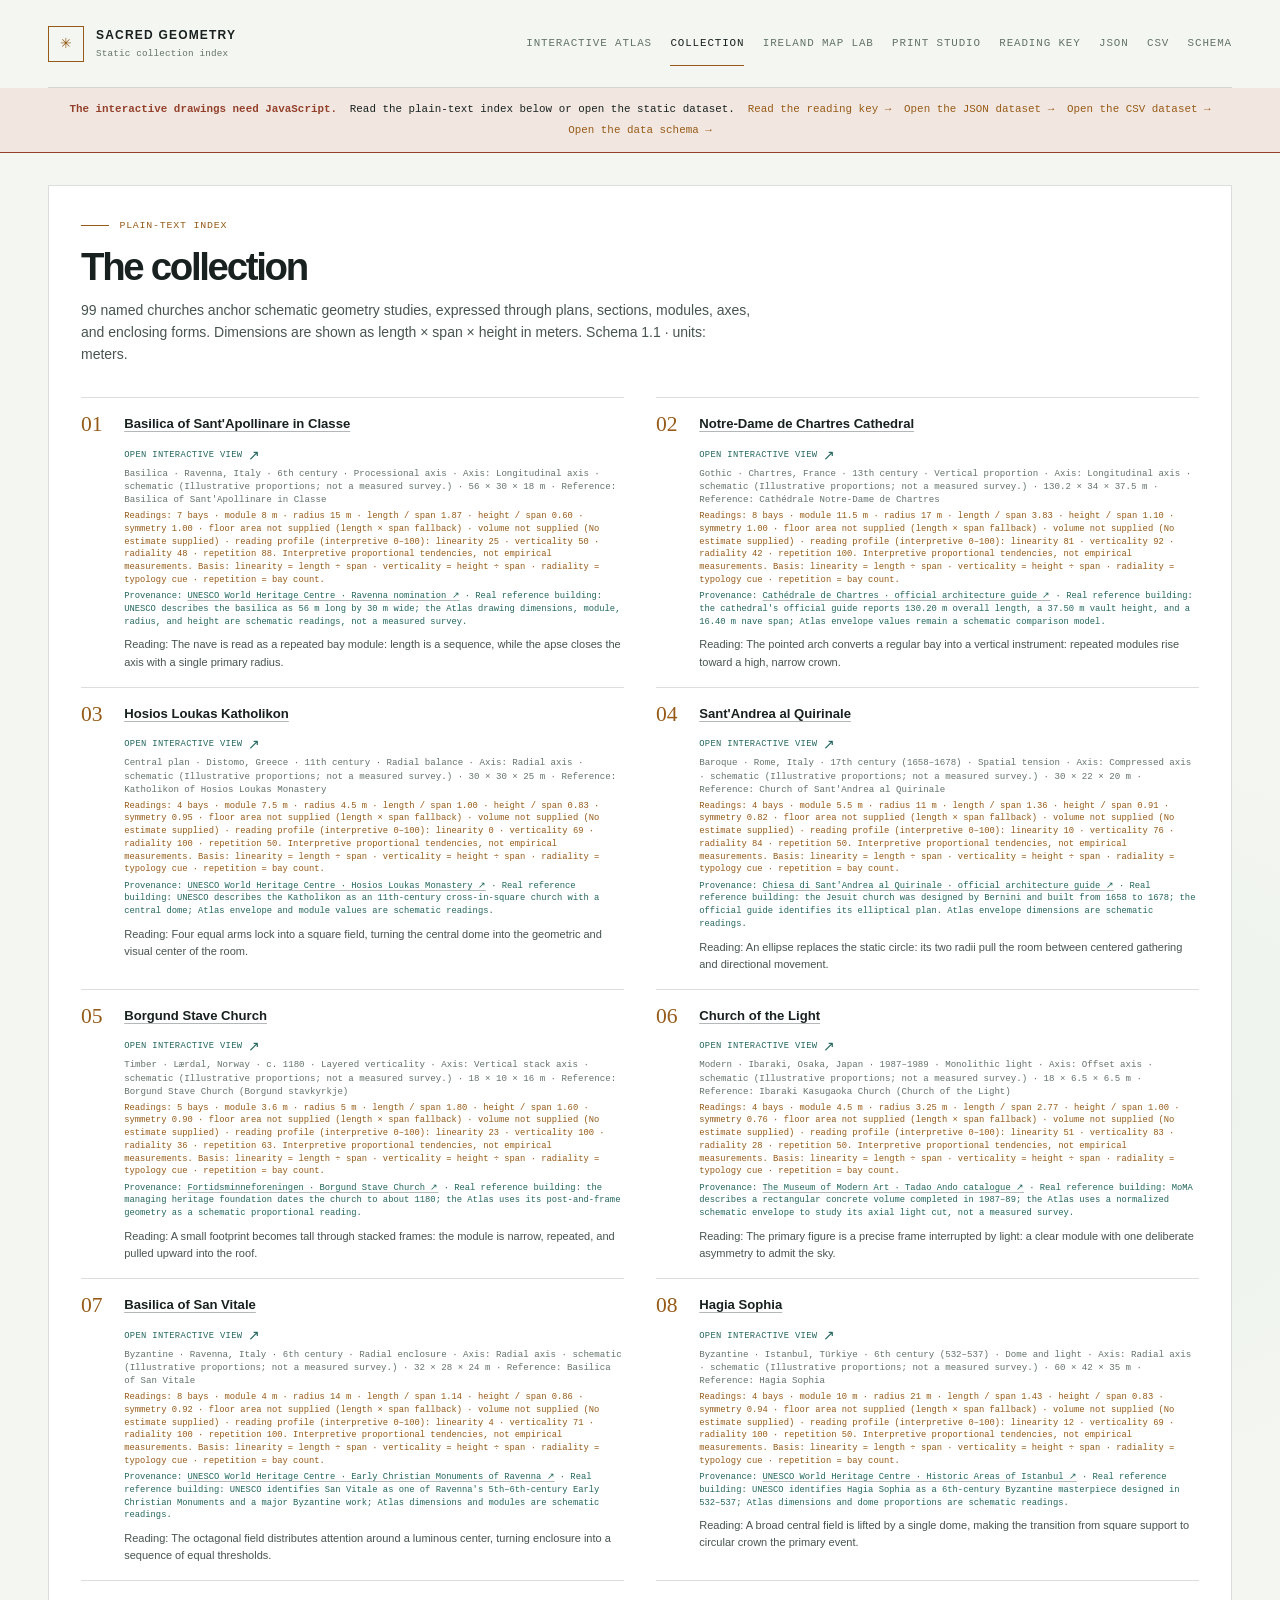
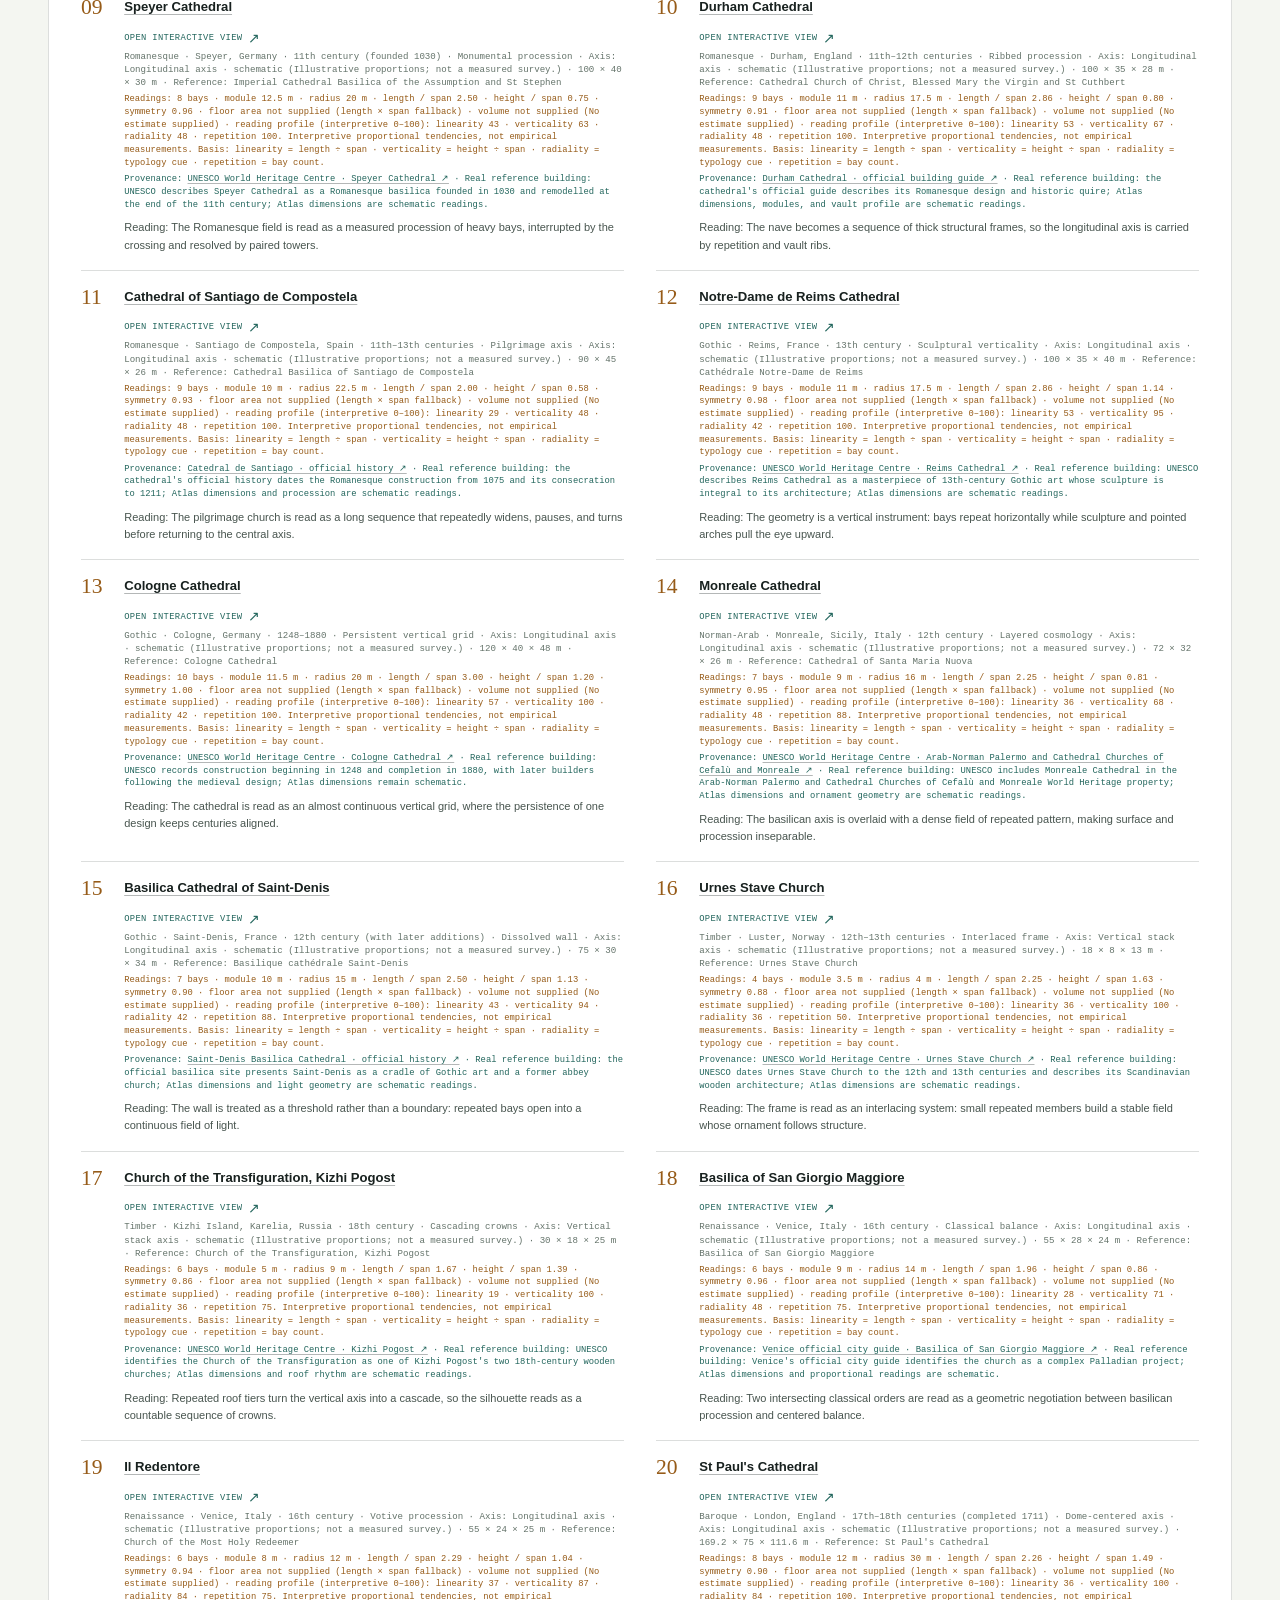
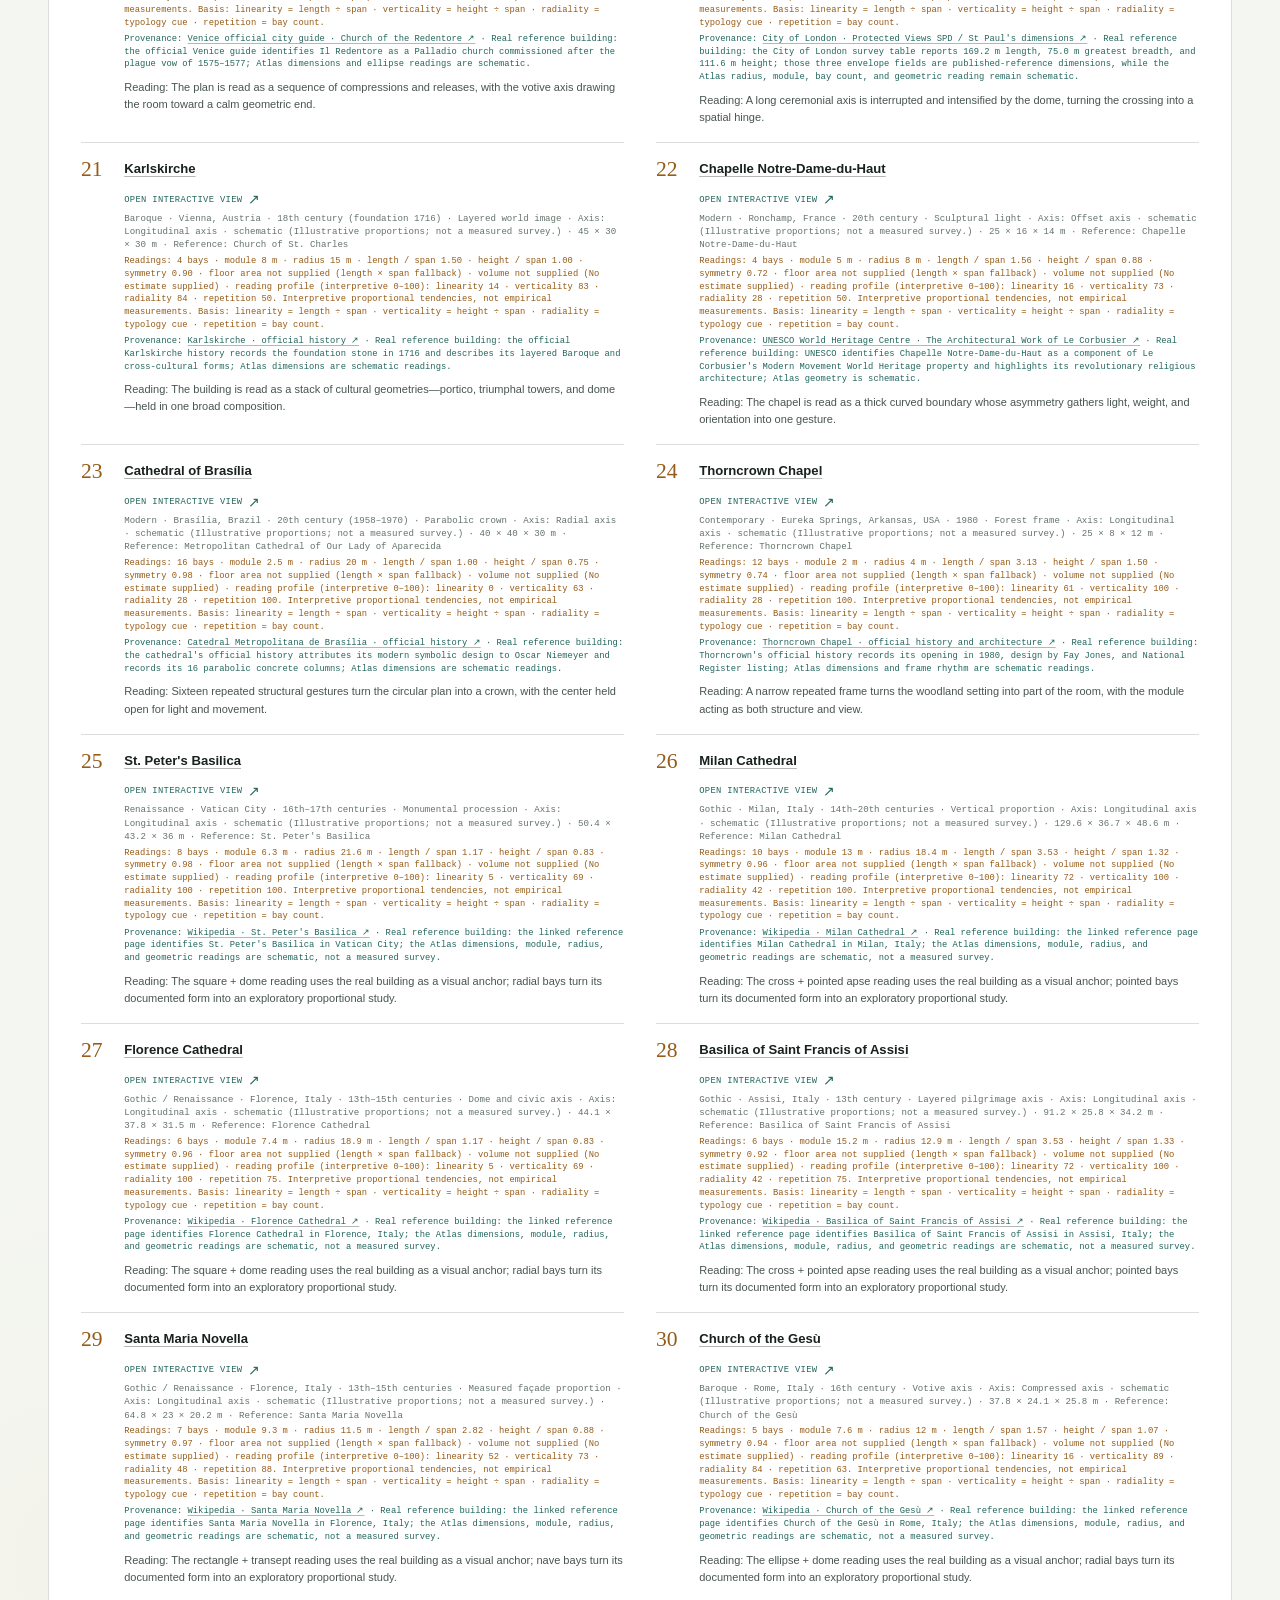
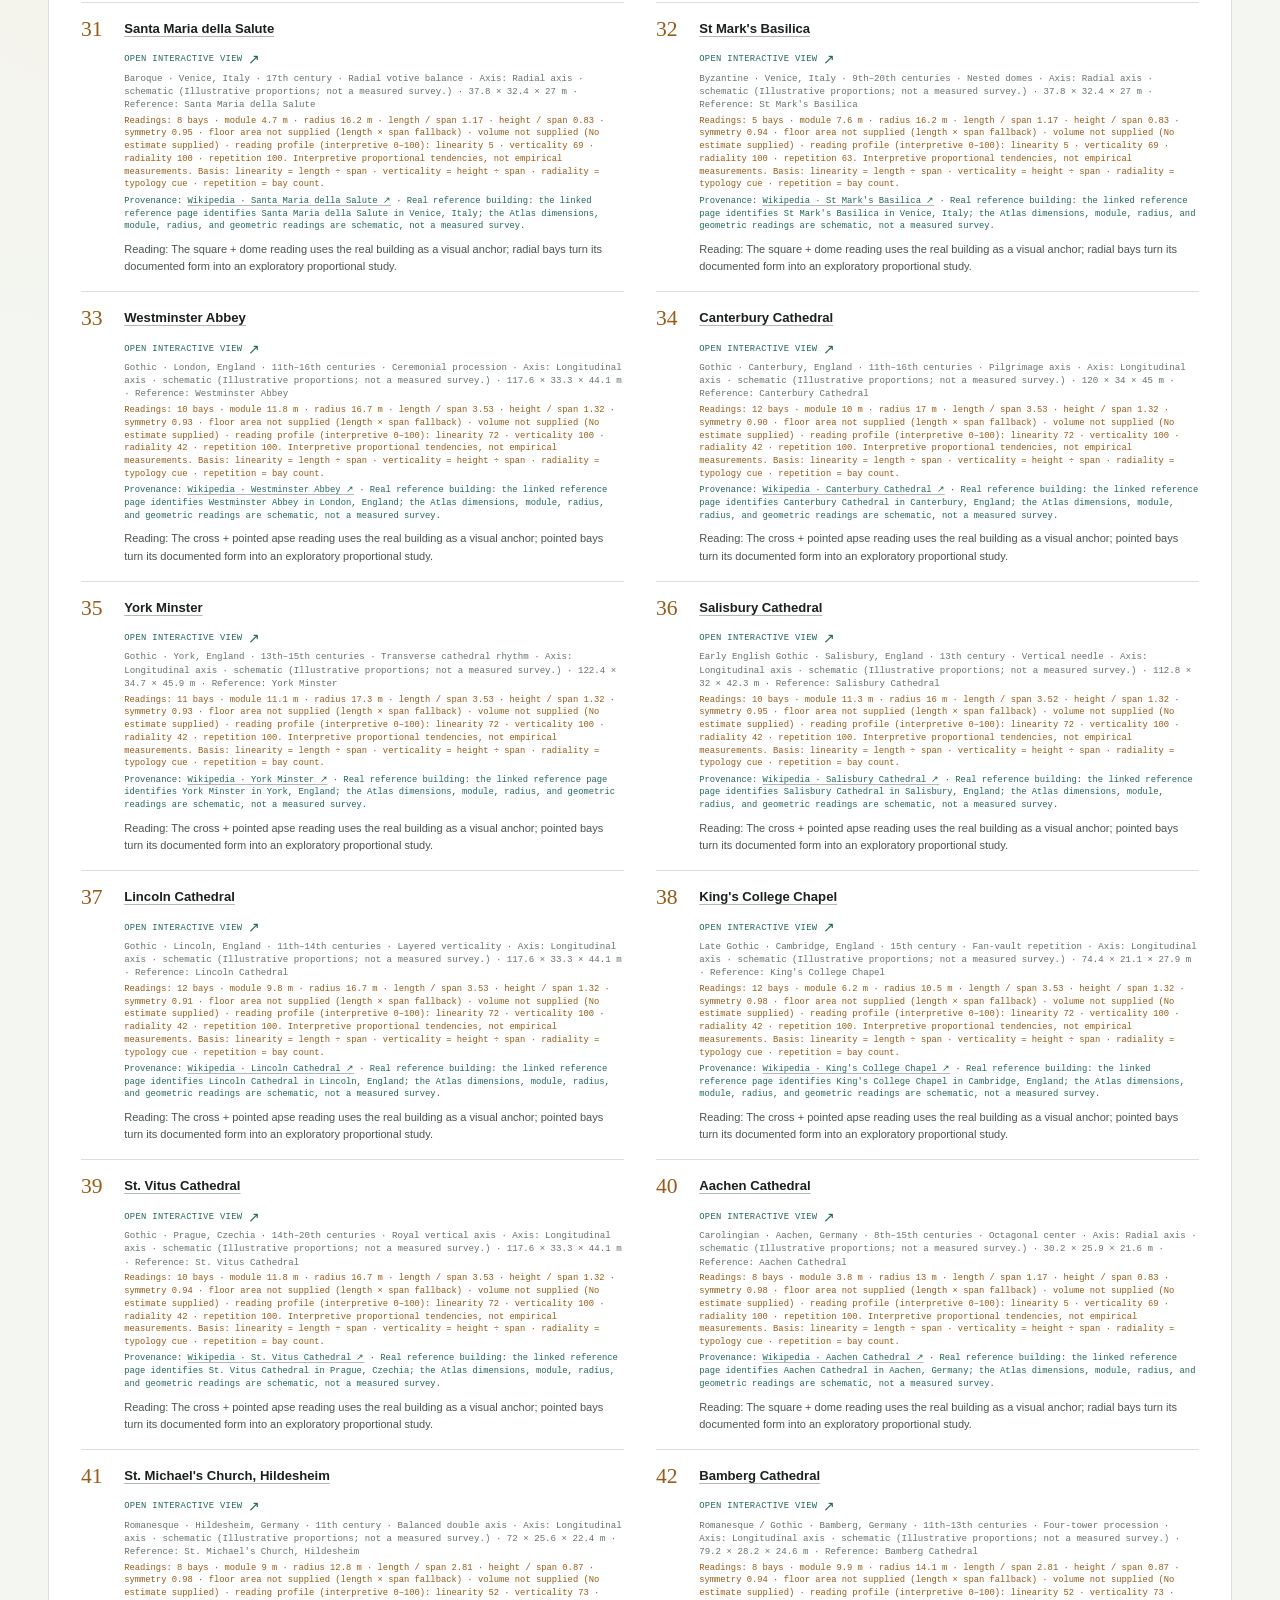
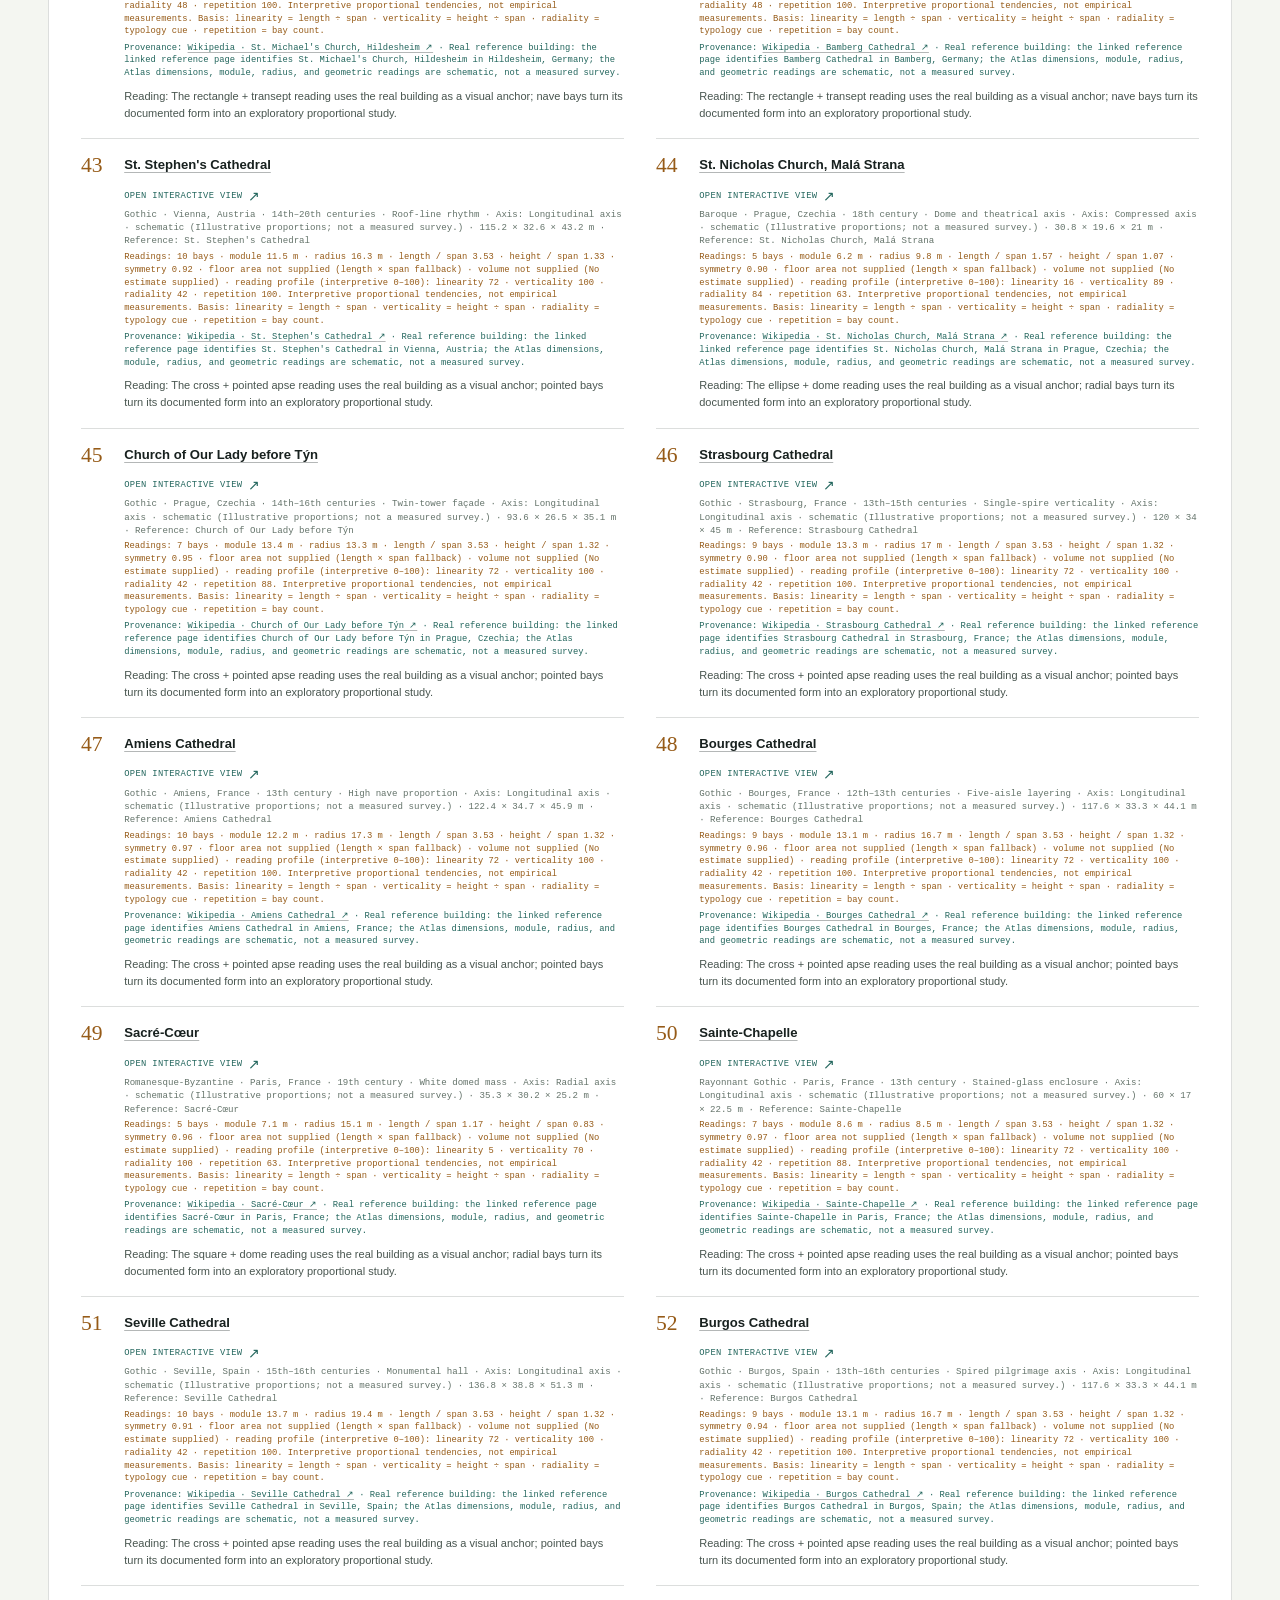
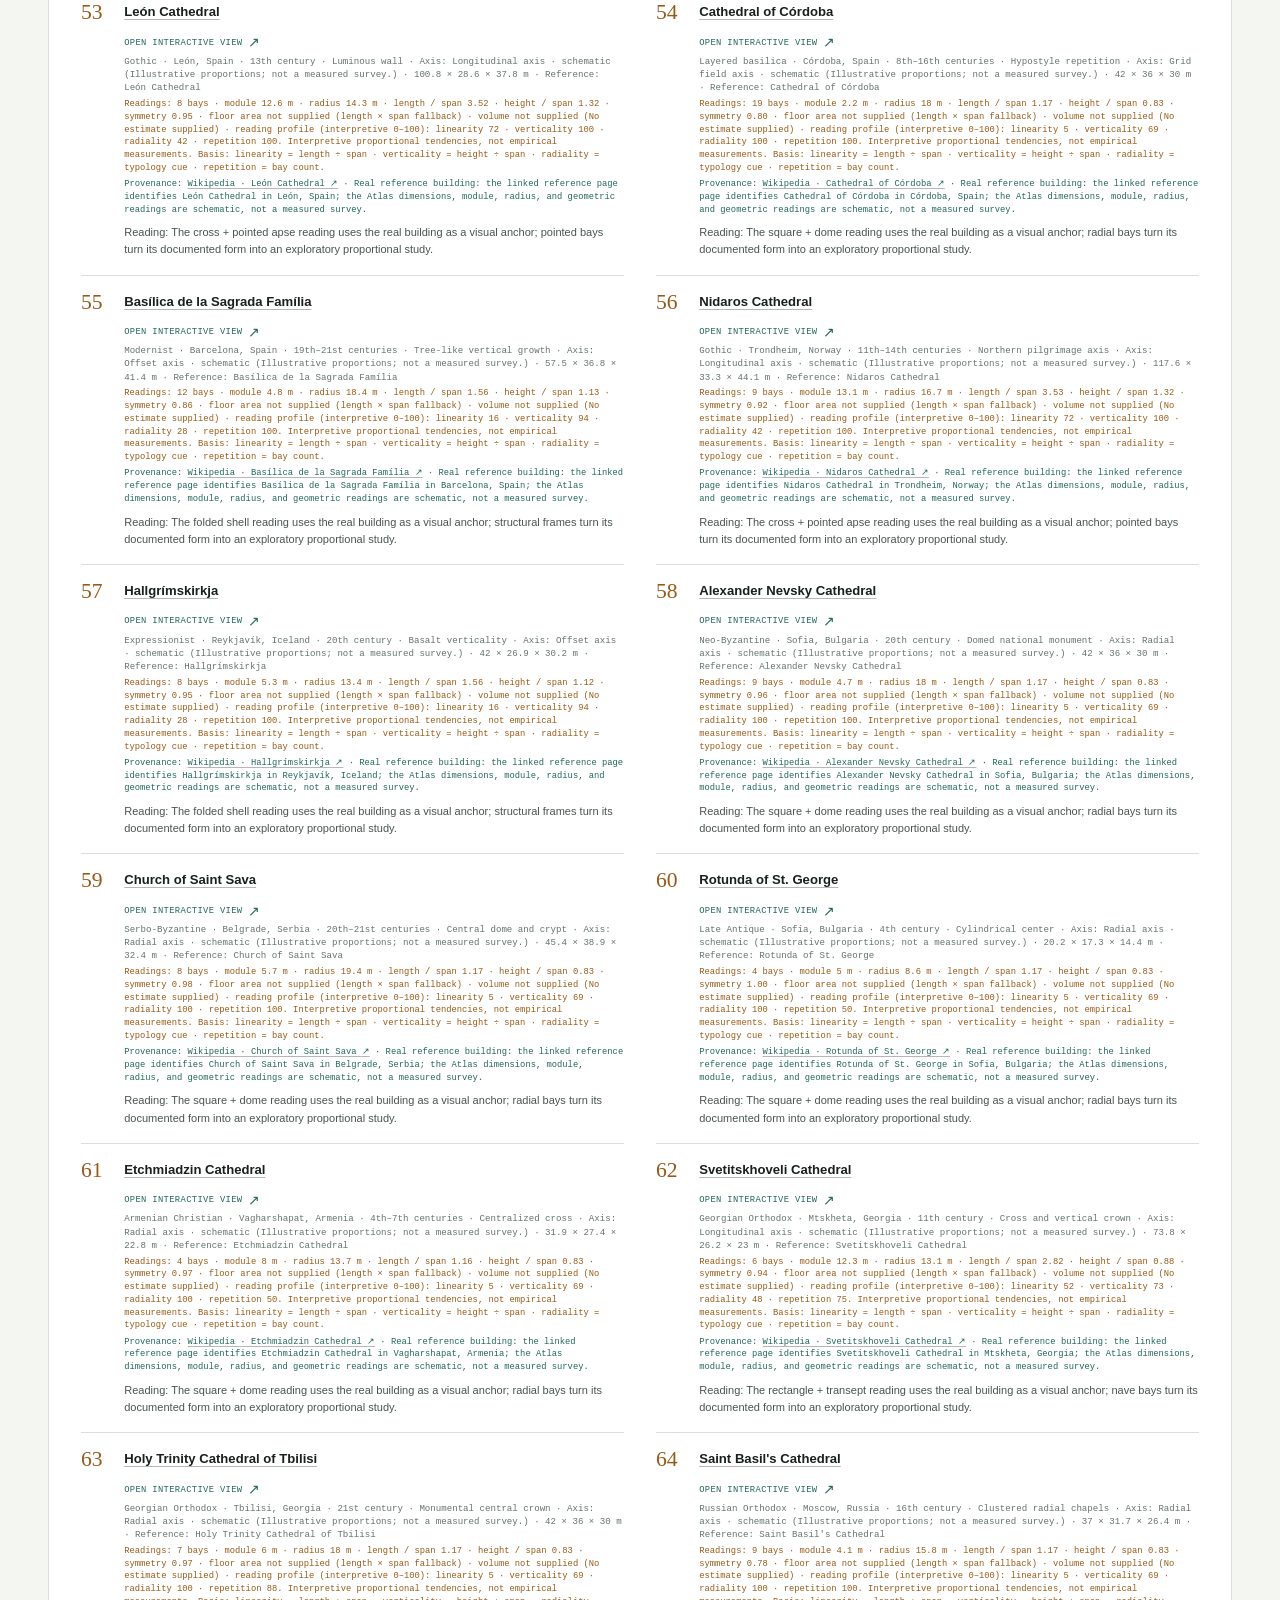
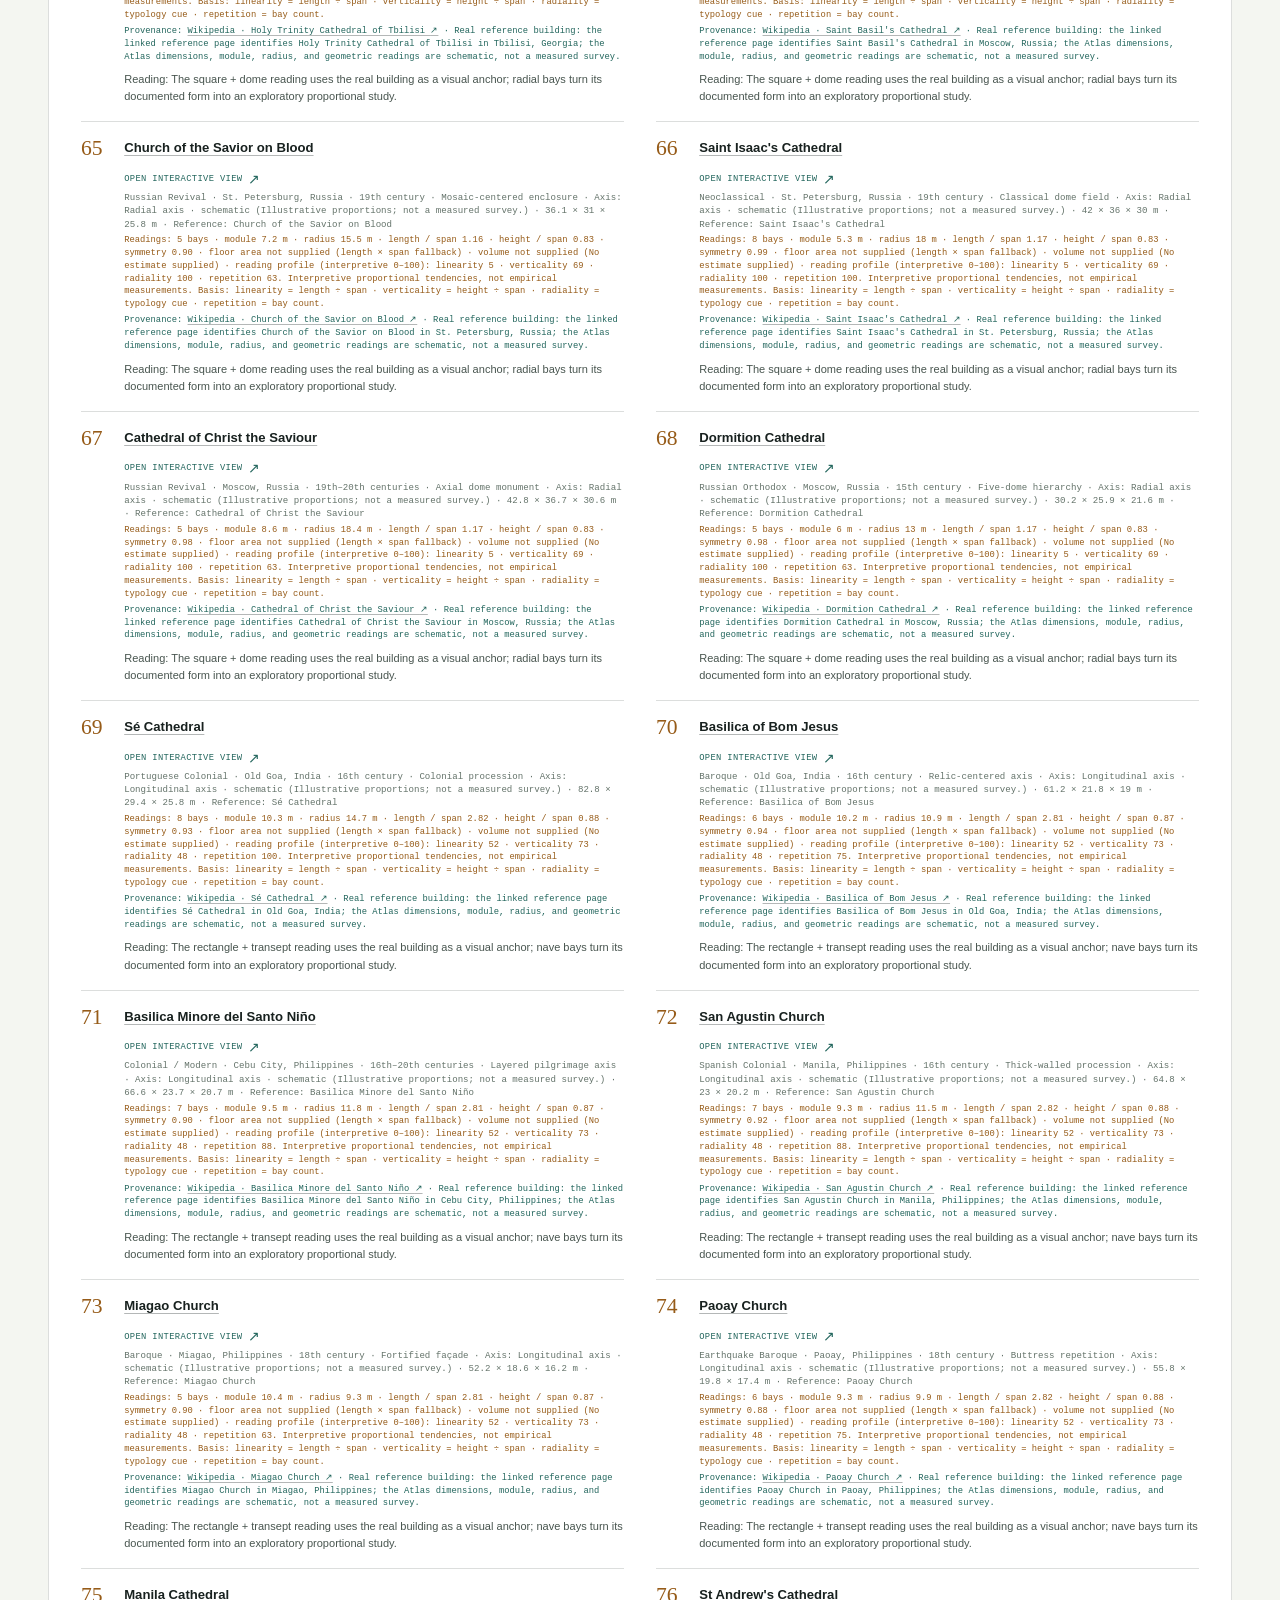
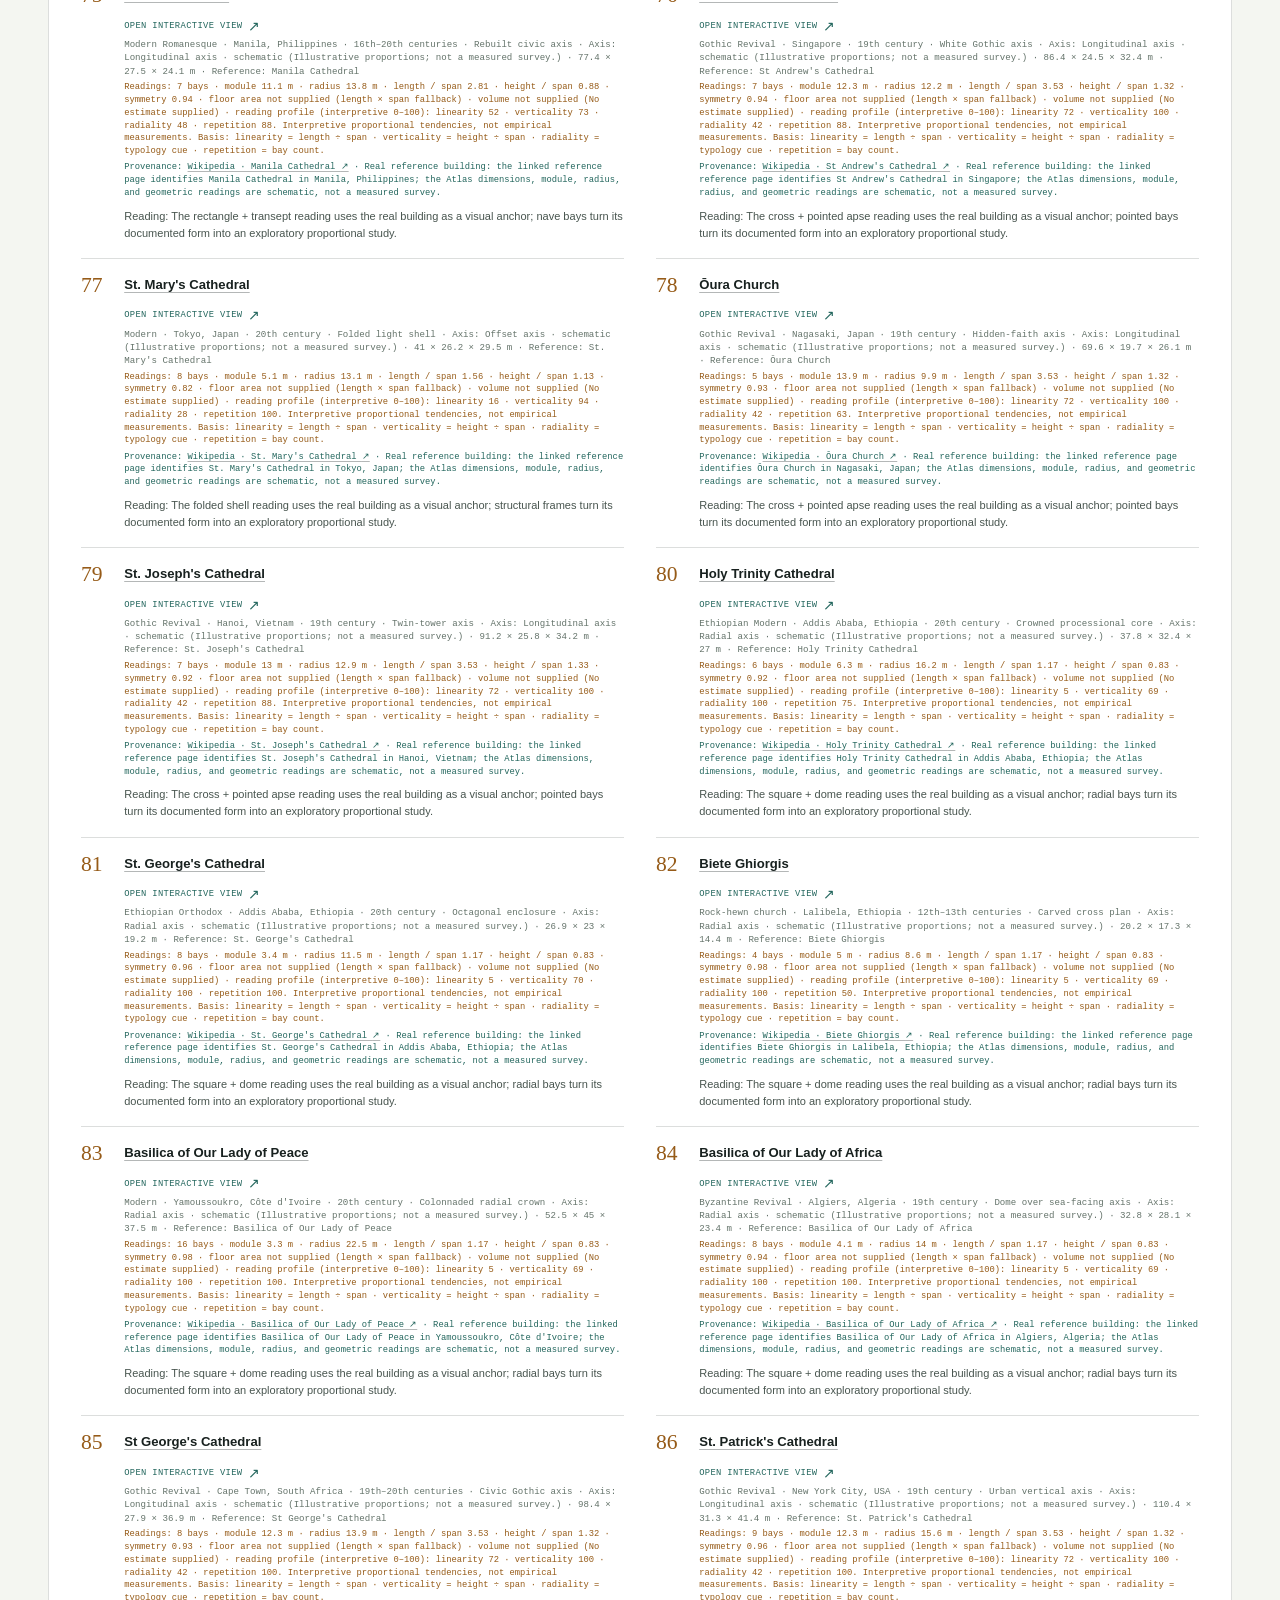
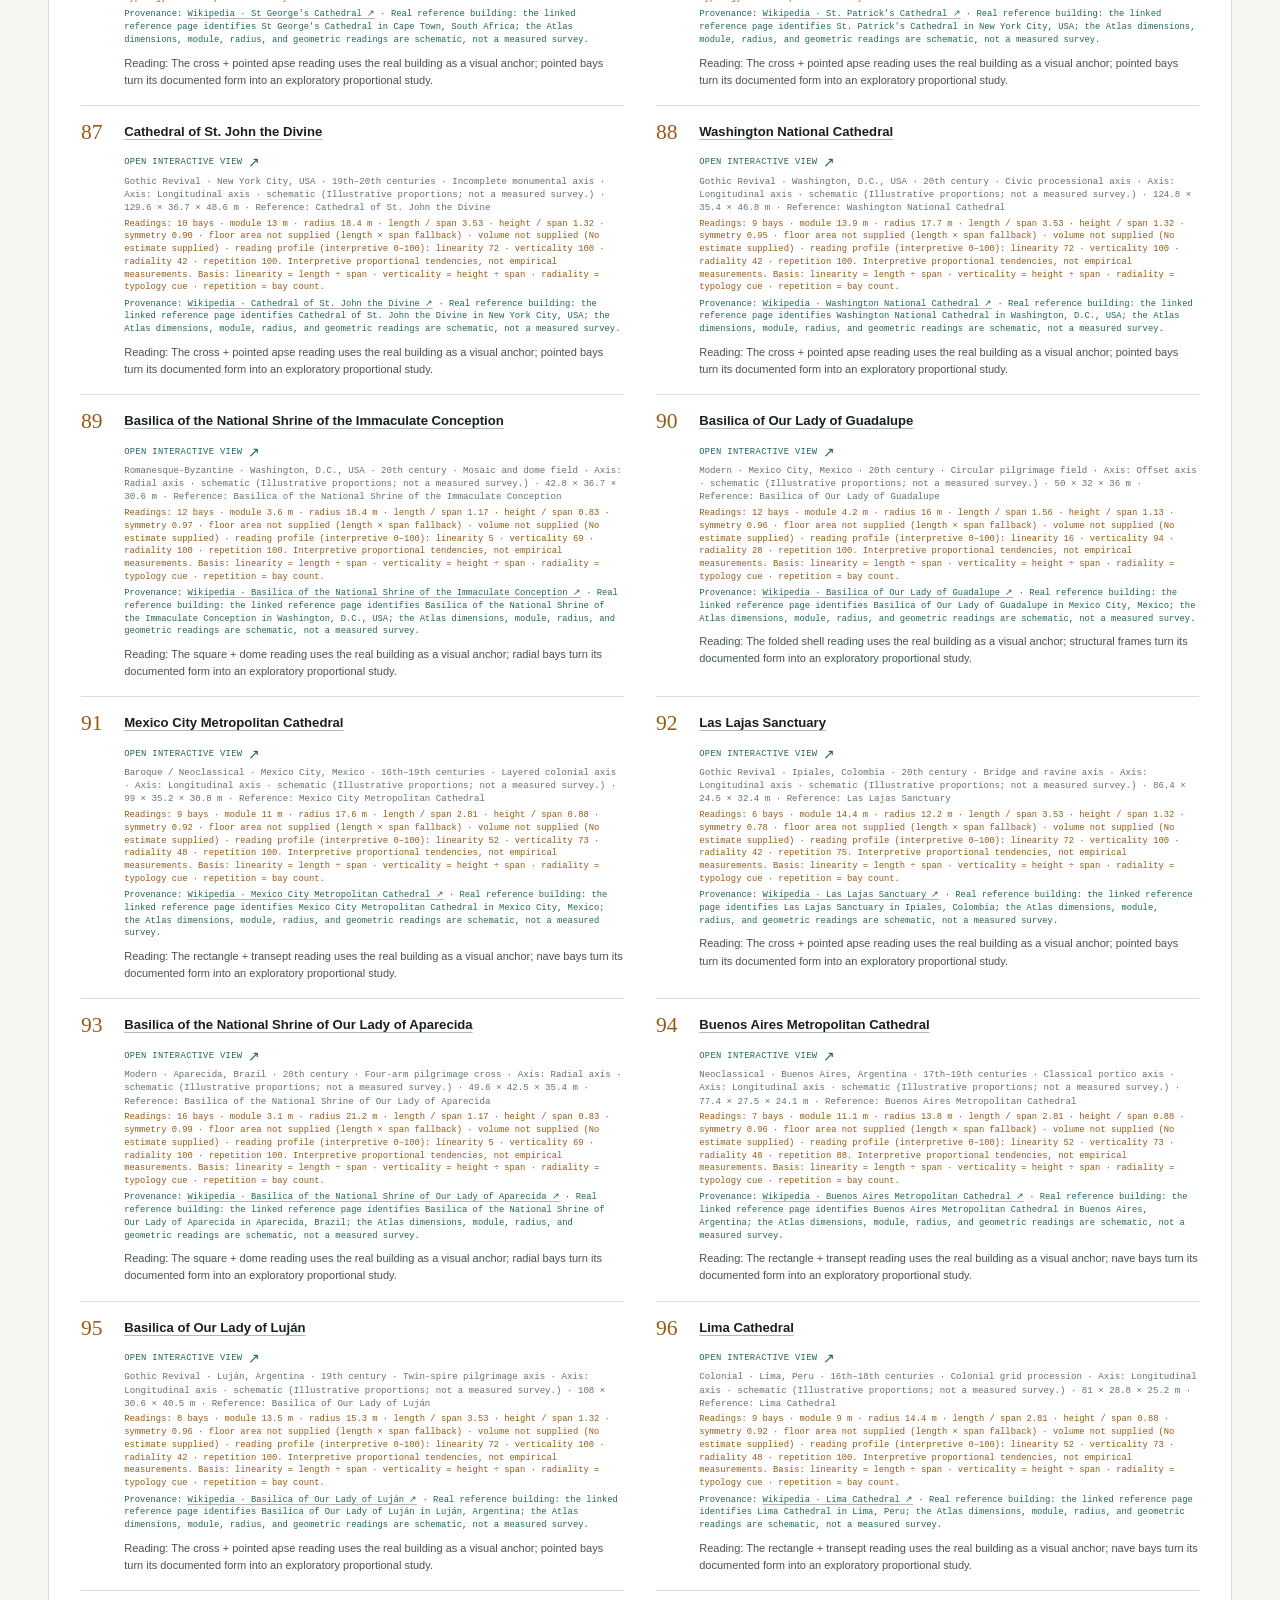
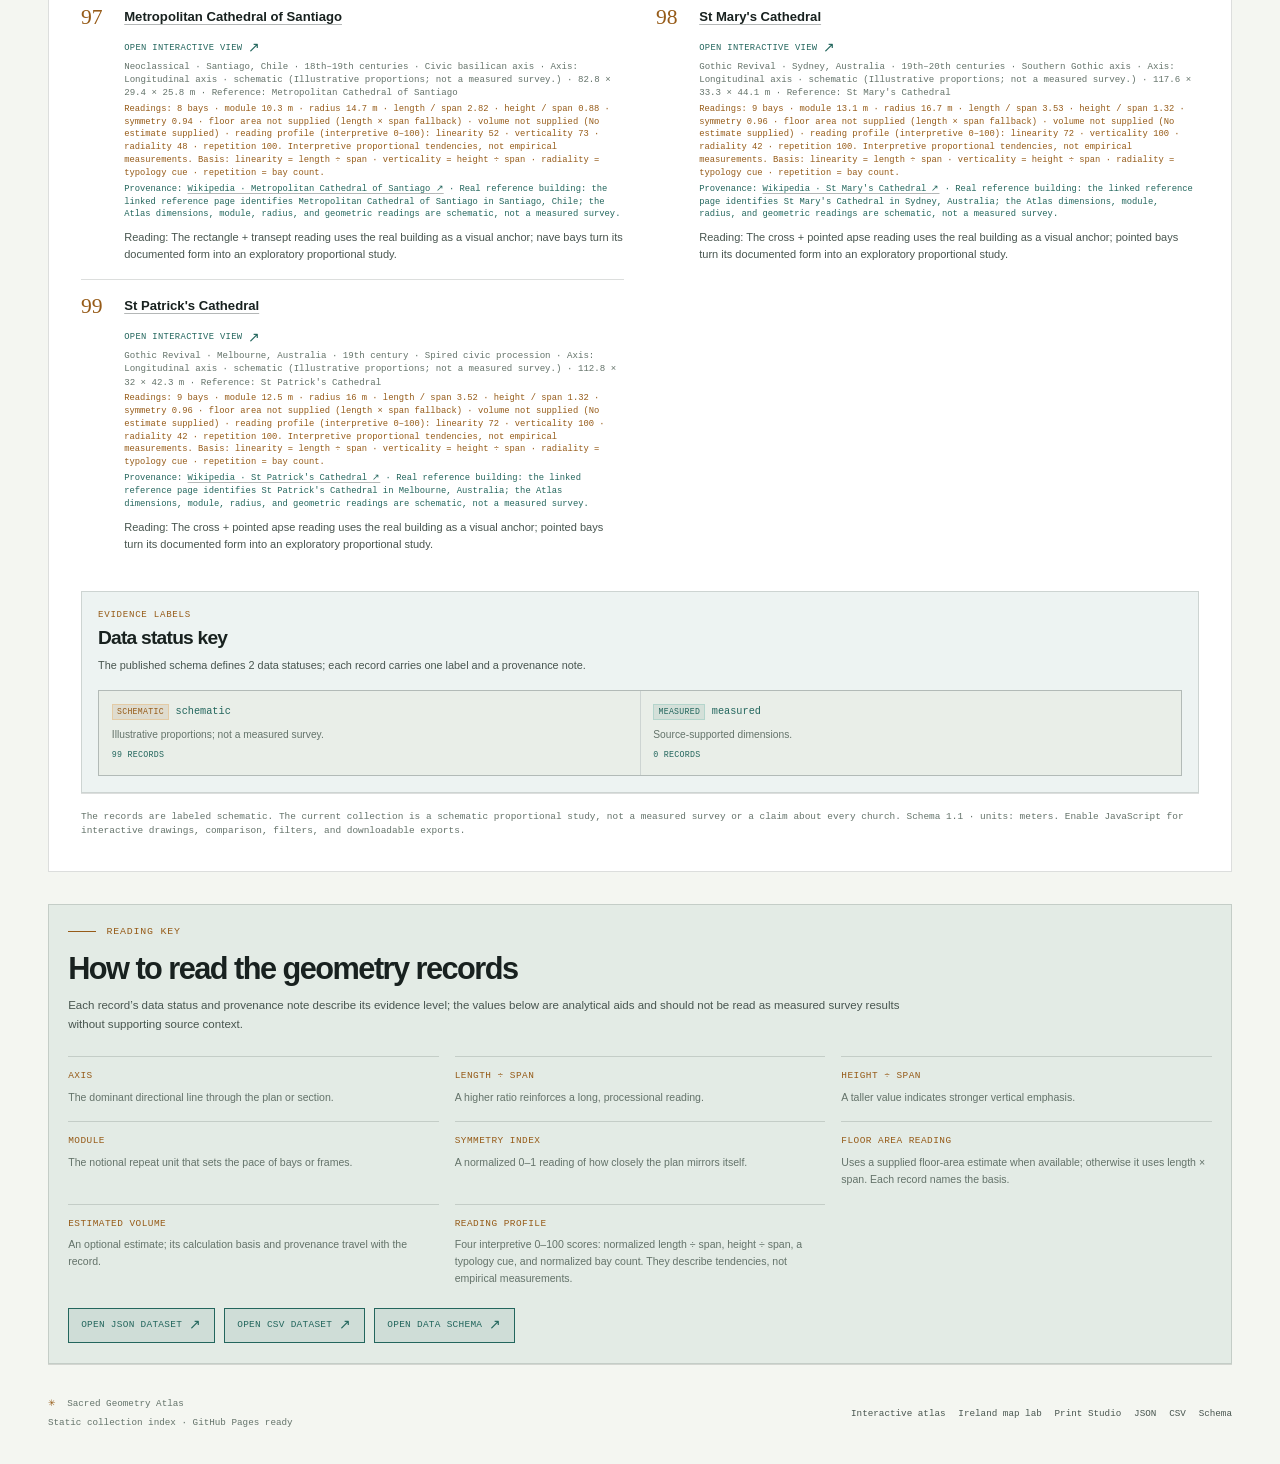
<file: static.html>
<!doctype html>
<html lang="en">
  <head>
    <meta charset="utf-8" />
    <meta name="viewport" content="width=device-width, initial-scale=1" />
    <meta name="theme-color" media="(prefers-color-scheme: dark)" content="#111817" />
    <meta name="theme-color" media="(prefers-color-scheme: light)" content="#f4f6f1" />
    <meta name="color-scheme" content="light dark" />
    <meta name="description" content="The static, no-JavaScript collection index for the Sacred Geometry Atlas." />
    <meta name="robots" content="index, follow" />
    <link rel="canonical" href="static.html" />
    <link rel="icon" href="favicon.svg" type="image/svg+xml" />
    <link rel="manifest" href="site.webmanifest" />
    <link rel="apple-touch-icon" sizes="180x180" href="icons/atlas-180.png" />
    <meta name="application-name" content="Sacred Geometry Atlas" />
    <meta name="mobile-web-app-capable" content="yes" />
    <meta name="apple-mobile-web-app-capable" content="yes" />
    <meta name="apple-mobile-web-app-title" content="Geometry Atlas" />
    <link rel="alternate" type="application/json" title="Sacred Geometry Atlas dataset" href="data/geometry.json" />
    <link rel="alternate" type="text/csv" title="Sacred Geometry Atlas dataset as CSV" href="data/geometry.csv" />
    <link rel="alternate" type="application/schema+json" title="Sacred Geometry Atlas data schema" href="data/geometry.schema.json" />
    <meta property="og:type" content="website" />
    <meta property="og:site_name" content="Sacred Geometry Atlas" />
    <meta property="og:title" content="Static collection · Sacred Geometry Atlas" />
    <meta property="og:description" content="A script-free, research-ready index of the Sacred Geometry Atlas collection." />
    <meta property="og:url" content="static.html" />
    <meta property="og:image" content="og.png" />
    <meta property="og:image:alt" content="Sacred Geometry Atlas" />
    <meta property="og:image:width" content="1200" />
    <meta property="og:image:height" content="630" />
    <meta name="twitter:card" content="summary_large_image" />
    <meta name="twitter:title" content="Static collection · Sacred Geometry Atlas" />
    <meta name="twitter:description" content="A script-free, research-ready index of the Sacred Geometry Atlas collection." />
    <meta name="twitter:image" content="og.png" />
    <meta name="twitter:image:alt" content="Sacred Geometry Atlas" />
    <title>Static collection · Sacred Geometry Atlas</title>
    <link rel="stylesheet" href="styles.css" />
  </head>
  <body class="static-fallback-page">
    <header class="site-header static-fallback-header">
      <a class="brand" href="#noscript-heading" aria-label="Return to the static collection index">
        <span class="brand-mark" aria-hidden="true">✳</span>
        <span>
          <span class="brand-name">Sacred Geometry</span>
          <span class="brand-subtitle">Static collection index</span>
        </span>
      </a>
      <nav class="main-nav" aria-label="Static collection navigation">
        <a class="nav-button" href="./">Interactive atlas</a>
        <a class="nav-button is-active" href="#noscript-heading" aria-current="page">Collection</a>
        <a class="nav-button" href="ireland.html">Ireland map lab</a>
        <a class="nav-button" href="print-studio.html">Print Studio</a>
        <a class="nav-button" href="#noscript-method-heading">Reading key</a>
        <a class="nav-button" href="data/geometry.json">JSON</a>
        <a class="nav-button" href="data/geometry.csv">CSV</a>
        <a class="nav-button" href="data/geometry.schema.json">Schema</a>
      </nav>
    </header>
    <a class="skip-link skip-link-noscript" href="#noscript-heading">Skip to collection</a>
      <div class="noscript-message">
        <strong>The interactive drawings need JavaScript.</strong>
        <span>Read the plain-text index below or open the static dataset.</span>
        <a class="noscript-link noscript-method-link" href="#noscript-method-heading">Read the reading key <span aria-hidden="true">→</span></a>
        <a class="noscript-link" href="data/geometry.json">Open the JSON dataset <span aria-hidden="true">→</span></a>
        <a class="noscript-link" href="data/geometry.csv">Open the CSV dataset <span aria-hidden="true">→</span></a>
        <a class="noscript-link" href="data/geometry.schema.json">Open the data schema <span aria-hidden="true">→</span></a>
      </div>
      <section class="noscript-index" role="main" aria-labelledby="noscript-heading">
        <p class="eyebrow"><span class="eyebrow-line" aria-hidden="true"></span> Plain-text index</p>
        <h1 id="noscript-heading" tabindex="-1">The collection</h1>
        <!-- geometry-noscript:start -->
        <p class="noscript-intro">99 named churches anchor schematic geometry studies, expressed through plans, sections, modules, axes, and enclosing forms. Dimensions are shown as length × span × height in meters. Schema 1.1 · units: meters.</p>
        <ol class="noscript-list">
          <li id="atlas/basilica/plan/exterior/all" tabindex="-1"><span class="noscript-number" aria-hidden="true">01</span><span><strong><a class="noscript-study-link" href="#atlas/basilica/plan/exterior/all" aria-label="Jump to the static record for study 01, Basilica of Sant&#39;Apollinare in Classe; interactive drawings require JavaScript" aria-describedby="atlas-meta-basilica atlas-derived-basilica atlas-provenance-basilica atlas-reading-basilica">Basilica of Sant&#39;Apollinare in Classe</a></strong><span class="noscript-record-actions"><a class="noscript-interactive-link" href="./#atlas/basilica/plan/exterior/all" aria-label="Open study 01, Basilica of Sant&#39;Apollinare in Classe in the interactive Atlas; JavaScript required">Open interactive view <span aria-hidden="true">↗</span></a></span><small id="atlas-meta-basilica">Basilica · Ravenna, Italy · 6th century · Processional axis · Axis: Longitudinal axis · schematic (Illustrative proportions; not a measured survey.) · 56 × 30 × 18 m · Reference: Basilica of Sant&#39;Apollinare in Classe</small><span class="noscript-derived" id="atlas-derived-basilica">Readings: 7 bays · module 8 m · radius 15 m · length / span 1.87 · height / span 0.60 · symmetry 1.00 · floor area not supplied (length × span fallback) · volume not supplied (No estimate supplied) · reading profile (interpretive 0–100): linearity 25 · verticality 50 · radiality 48 · repetition 88. Interpretive proportional tendencies, not empirical measurements. Basis: linearity = length ÷ span · verticality = height ÷ span · radiality = typology cue · repetition = bay count.</span><span class="noscript-provenance" id="atlas-provenance-basilica">Provenance: <a class="noscript-source-link" href="https://whc.unesco.org/en/list/788/" target="_blank" rel="noopener noreferrer">UNESCO World Heritage Centre · Ravenna nomination <span aria-hidden="true">↗</span></a> · Real reference building: UNESCO describes the basilica as 56 m long by 30 m wide; the Atlas drawing dimensions, module, radius, and height are schematic readings, not a measured survey.</span><span class="noscript-reading" id="atlas-reading-basilica">Reading: The nave is read as a repeated bay module: length is a sequence, while the apse closes the axis with a single primary radius.</span></span></li>
          <li id="atlas/gothic/plan/exterior/all" tabindex="-1"><span class="noscript-number" aria-hidden="true">02</span><span><strong><a class="noscript-study-link" href="#atlas/gothic/plan/exterior/all" aria-label="Jump to the static record for study 02, Notre-Dame de Chartres Cathedral; interactive drawings require JavaScript" aria-describedby="atlas-meta-gothic atlas-derived-gothic atlas-provenance-gothic atlas-reading-gothic">Notre-Dame de Chartres Cathedral</a></strong><span class="noscript-record-actions"><a class="noscript-interactive-link" href="./#atlas/gothic/plan/exterior/all" aria-label="Open study 02, Notre-Dame de Chartres Cathedral in the interactive Atlas; JavaScript required">Open interactive view <span aria-hidden="true">↗</span></a></span><small id="atlas-meta-gothic">Gothic · Chartres, France · 13th century · Vertical proportion · Axis: Longitudinal axis · schematic (Illustrative proportions; not a measured survey.) · 130.2 × 34 × 37.5 m · Reference: Cathédrale Notre-Dame de Chartres</small><span class="noscript-derived" id="atlas-derived-gothic">Readings: 8 bays · module 11.5 m · radius 17 m · length / span 3.83 · height / span 1.10 · symmetry 1.00 · floor area not supplied (length × span fallback) · volume not supplied (No estimate supplied) · reading profile (interpretive 0–100): linearity 81 · verticality 92 · radiality 42 · repetition 100. Interpretive proportional tendencies, not empirical measurements. Basis: linearity = length ÷ span · verticality = height ÷ span · radiality = typology cue · repetition = bay count.</span><span class="noscript-provenance" id="atlas-provenance-gothic">Provenance: <a class="noscript-source-link" href="https://www.cathedrale-chartres.org/en/cathedrale/monument/architecture/the-13th-century-cathedral/" target="_blank" rel="noopener noreferrer">Cathédrale de Chartres · official architecture guide <span aria-hidden="true">↗</span></a> · Real reference building: the cathedral&#39;s official guide reports 130.20 m overall length, a 37.50 m vault height, and a 16.40 m nave span; Atlas envelope values remain a schematic comparison model.</span><span class="noscript-reading" id="atlas-reading-gothic">Reading: The pointed arch converts a regular bay into a vertical instrument: repeated modules rise toward a high, narrow crown.</span></span></li>
          <li id="atlas/byzantine/plan/exterior/all" tabindex="-1"><span class="noscript-number" aria-hidden="true">03</span><span><strong><a class="noscript-study-link" href="#atlas/byzantine/plan/exterior/all" aria-label="Jump to the static record for study 03, Hosios Loukas Katholikon; interactive drawings require JavaScript" aria-describedby="atlas-meta-byzantine atlas-derived-byzantine atlas-provenance-byzantine atlas-reading-byzantine">Hosios Loukas Katholikon</a></strong><span class="noscript-record-actions"><a class="noscript-interactive-link" href="./#atlas/byzantine/plan/exterior/all" aria-label="Open study 03, Hosios Loukas Katholikon in the interactive Atlas; JavaScript required">Open interactive view <span aria-hidden="true">↗</span></a></span><small id="atlas-meta-byzantine">Central plan · Distomo, Greece · 11th century · Radial balance · Axis: Radial axis · schematic (Illustrative proportions; not a measured survey.) · 30 × 30 × 25 m · Reference: Katholikon of Hosios Loukas Monastery</small><span class="noscript-derived" id="atlas-derived-byzantine">Readings: 4 bays · module 7.5 m · radius 4.5 m · length / span 1.00 · height / span 0.83 · symmetry 0.95 · floor area not supplied (length × span fallback) · volume not supplied (No estimate supplied) · reading profile (interpretive 0–100): linearity 0 · verticality 69 · radiality 100 · repetition 50. Interpretive proportional tendencies, not empirical measurements. Basis: linearity = length ÷ span · verticality = height ÷ span · radiality = typology cue · repetition = bay count.</span><span class="noscript-provenance" id="atlas-provenance-byzantine">Provenance: <a class="noscript-source-link" href="https://whc.unesco.org/en/list/537/" target="_blank" rel="noopener noreferrer">UNESCO World Heritage Centre · Hosios Loukas Monastery <span aria-hidden="true">↗</span></a> · Real reference building: UNESCO describes the Katholikon as an 11th-century cross-in-square church with a central dome; Atlas envelope and module values are schematic readings.</span><span class="noscript-reading" id="atlas-reading-byzantine">Reading: Four equal arms lock into a square field, turning the central dome into the geometric and visual center of the room.</span></span></li>
          <li id="atlas/baroque/plan/exterior/all" tabindex="-1"><span class="noscript-number" aria-hidden="true">04</span><span><strong><a class="noscript-study-link" href="#atlas/baroque/plan/exterior/all" aria-label="Jump to the static record for study 04, Sant&#39;Andrea al Quirinale; interactive drawings require JavaScript" aria-describedby="atlas-meta-baroque atlas-derived-baroque atlas-provenance-baroque atlas-reading-baroque">Sant&#39;Andrea al Quirinale</a></strong><span class="noscript-record-actions"><a class="noscript-interactive-link" href="./#atlas/baroque/plan/exterior/all" aria-label="Open study 04, Sant&#39;Andrea al Quirinale in the interactive Atlas; JavaScript required">Open interactive view <span aria-hidden="true">↗</span></a></span><small id="atlas-meta-baroque">Baroque · Rome, Italy · 17th century (1658–1678) · Spatial tension · Axis: Compressed axis · schematic (Illustrative proportions; not a measured survey.) · 30 × 22 × 20 m · Reference: Church of Sant&#39;Andrea al Quirinale</small><span class="noscript-derived" id="atlas-derived-baroque">Readings: 4 bays · module 5.5 m · radius 11 m · length / span 1.36 · height / span 0.91 · symmetry 0.82 · floor area not supplied (length × span fallback) · volume not supplied (No estimate supplied) · reading profile (interpretive 0–100): linearity 10 · verticality 76 · radiality 84 · repetition 50. Interpretive proportional tendencies, not empirical measurements. Basis: linearity = length ÷ span · verticality = height ÷ span · radiality = typology cue · repetition = bay count.</span><span class="noscript-provenance" id="atlas-provenance-baroque">Provenance: <a class="noscript-source-link" href="https://www.gesuiti-santandrea.it/storia-e-arte/architettura/" target="_blank" rel="noopener noreferrer">Chiesa di Sant&#39;Andrea al Quirinale · official architecture guide <span aria-hidden="true">↗</span></a> · Real reference building: the Jesuit church was designed by Bernini and built from 1658 to 1678; the official guide identifies its elliptical plan. Atlas envelope dimensions are schematic readings.</span><span class="noscript-reading" id="atlas-reading-baroque">Reading: An ellipse replaces the static circle: its two radii pull the room between centered gathering and directional movement.</span></span></li>
          <li id="atlas/stave/plan/exterior/all" tabindex="-1"><span class="noscript-number" aria-hidden="true">05</span><span><strong><a class="noscript-study-link" href="#atlas/stave/plan/exterior/all" aria-label="Jump to the static record for study 05, Borgund Stave Church; interactive drawings require JavaScript" aria-describedby="atlas-meta-stave atlas-derived-stave atlas-provenance-stave atlas-reading-stave">Borgund Stave Church</a></strong><span class="noscript-record-actions"><a class="noscript-interactive-link" href="./#atlas/stave/plan/exterior/all" aria-label="Open study 05, Borgund Stave Church in the interactive Atlas; JavaScript required">Open interactive view <span aria-hidden="true">↗</span></a></span><small id="atlas-meta-stave">Timber · Lærdal, Norway · c. 1180 · Layered verticality · Axis: Vertical stack axis · schematic (Illustrative proportions; not a measured survey.) · 18 × 10 × 16 m · Reference: Borgund Stave Church (Borgund stavkyrkje)</small><span class="noscript-derived" id="atlas-derived-stave">Readings: 5 bays · module 3.6 m · radius 5 m · length / span 1.80 · height / span 1.60 · symmetry 0.90 · floor area not supplied (length × span fallback) · volume not supplied (No estimate supplied) · reading profile (interpretive 0–100): linearity 23 · verticality 100 · radiality 36 · repetition 63. Interpretive proportional tendencies, not empirical measurements. Basis: linearity = length ÷ span · verticality = height ÷ span · radiality = typology cue · repetition = bay count.</span><span class="noscript-provenance" id="atlas-provenance-stave">Provenance: <a class="noscript-source-link" href="https://fortidsminneforeningen.no/en/museum/borgund-stave-church/" target="_blank" rel="noopener noreferrer">Fortidsminneforeningen · Borgund Stave Church <span aria-hidden="true">↗</span></a> · Real reference building: the managing heritage foundation dates the church to about 1180; the Atlas uses its post-and-frame geometry as a schematic proportional reading.</span><span class="noscript-reading" id="atlas-reading-stave">Reading: A small footprint becomes tall through stacked frames: the module is narrow, repeated, and pulled upward into the roof.</span></span></li>
          <li id="atlas/concrete/plan/exterior/all" tabindex="-1"><span class="noscript-number" aria-hidden="true">06</span><span><strong><a class="noscript-study-link" href="#atlas/concrete/plan/exterior/all" aria-label="Jump to the static record for study 06, Church of the Light; interactive drawings require JavaScript" aria-describedby="atlas-meta-concrete atlas-derived-concrete atlas-provenance-concrete atlas-reading-concrete">Church of the Light</a></strong><span class="noscript-record-actions"><a class="noscript-interactive-link" href="./#atlas/concrete/plan/exterior/all" aria-label="Open study 06, Church of the Light in the interactive Atlas; JavaScript required">Open interactive view <span aria-hidden="true">↗</span></a></span><small id="atlas-meta-concrete">Modern · Ibaraki, Osaka, Japan · 1987–1989 · Monolithic light · Axis: Offset axis · schematic (Illustrative proportions; not a measured survey.) · 18 × 6.5 × 6.5 m · Reference: Ibaraki Kasugaoka Church (Church of the Light)</small><span class="noscript-derived" id="atlas-derived-concrete">Readings: 4 bays · module 4.5 m · radius 3.25 m · length / span 2.77 · height / span 1.00 · symmetry 0.76 · floor area not supplied (length × span fallback) · volume not supplied (No estimate supplied) · reading profile (interpretive 0–100): linearity 51 · verticality 83 · radiality 28 · repetition 50. Interpretive proportional tendencies, not empirical measurements. Basis: linearity = length ÷ span · verticality = height ÷ span · radiality = typology cue · repetition = bay count.</span><span class="noscript-provenance" id="atlas-provenance-concrete">Provenance: <a class="noscript-source-link" href="https://www.moma.org/documents/moma_catalogue_348_300085246.pdf" target="_blank" rel="noopener noreferrer">The Museum of Modern Art · Tadao Ando catalogue <span aria-hidden="true">↗</span></a> · Real reference building: MoMA describes a rectangular concrete volume completed in 1987–89; the Atlas uses a normalized schematic envelope to study its axial light cut, not a measured survey.</span><span class="noscript-reading" id="atlas-reading-concrete">Reading: The primary figure is a precise frame interrupted by light: a clear module with one deliberate asymmetry to admit the sky.</span></span></li>
          <li id="atlas/san-vitale/plan/exterior/all" tabindex="-1"><span class="noscript-number" aria-hidden="true">07</span><span><strong><a class="noscript-study-link" href="#atlas/san-vitale/plan/exterior/all" aria-label="Jump to the static record for study 07, Basilica of San Vitale; interactive drawings require JavaScript" aria-describedby="atlas-meta-san-vitale atlas-derived-san-vitale atlas-provenance-san-vitale atlas-reading-san-vitale">Basilica of San Vitale</a></strong><span class="noscript-record-actions"><a class="noscript-interactive-link" href="./#atlas/san-vitale/plan/exterior/all" aria-label="Open study 07, Basilica of San Vitale in the interactive Atlas; JavaScript required">Open interactive view <span aria-hidden="true">↗</span></a></span><small id="atlas-meta-san-vitale">Byzantine · Ravenna, Italy · 6th century · Radial enclosure · Axis: Radial axis · schematic (Illustrative proportions; not a measured survey.) · 32 × 28 × 24 m · Reference: Basilica of San Vitale</small><span class="noscript-derived" id="atlas-derived-san-vitale">Readings: 8 bays · module 4 m · radius 14 m · length / span 1.14 · height / span 0.86 · symmetry 0.92 · floor area not supplied (length × span fallback) · volume not supplied (No estimate supplied) · reading profile (interpretive 0–100): linearity 4 · verticality 71 · radiality 100 · repetition 100. Interpretive proportional tendencies, not empirical measurements. Basis: linearity = length ÷ span · verticality = height ÷ span · radiality = typology cue · repetition = bay count.</span><span class="noscript-provenance" id="atlas-provenance-san-vitale">Provenance: <a class="noscript-source-link" href="https://whc.unesco.org/en/list/788/" target="_blank" rel="noopener noreferrer">UNESCO World Heritage Centre · Early Christian Monuments of Ravenna <span aria-hidden="true">↗</span></a> · Real reference building: UNESCO identifies San Vitale as one of Ravenna&#39;s 5th–6th-century Early Christian Monuments and a major Byzantine work; Atlas dimensions and modules are schematic readings.</span><span class="noscript-reading" id="atlas-reading-san-vitale">Reading: The octagonal field distributes attention around a luminous center, turning enclosure into a sequence of equal thresholds.</span></span></li>
          <li id="atlas/hagia-sophia/plan/exterior/all" tabindex="-1"><span class="noscript-number" aria-hidden="true">08</span><span><strong><a class="noscript-study-link" href="#atlas/hagia-sophia/plan/exterior/all" aria-label="Jump to the static record for study 08, Hagia Sophia; interactive drawings require JavaScript" aria-describedby="atlas-meta-hagia-sophia atlas-derived-hagia-sophia atlas-provenance-hagia-sophia atlas-reading-hagia-sophia">Hagia Sophia</a></strong><span class="noscript-record-actions"><a class="noscript-interactive-link" href="./#atlas/hagia-sophia/plan/exterior/all" aria-label="Open study 08, Hagia Sophia in the interactive Atlas; JavaScript required">Open interactive view <span aria-hidden="true">↗</span></a></span><small id="atlas-meta-hagia-sophia">Byzantine · Istanbul, Türkiye · 6th century (532–537) · Dome and light · Axis: Radial axis · schematic (Illustrative proportions; not a measured survey.) · 60 × 42 × 35 m · Reference: Hagia Sophia</small><span class="noscript-derived" id="atlas-derived-hagia-sophia">Readings: 4 bays · module 10 m · radius 21 m · length / span 1.43 · height / span 0.83 · symmetry 0.94 · floor area not supplied (length × span fallback) · volume not supplied (No estimate supplied) · reading profile (interpretive 0–100): linearity 12 · verticality 69 · radiality 100 · repetition 50. Interpretive proportional tendencies, not empirical measurements. Basis: linearity = length ÷ span · verticality = height ÷ span · radiality = typology cue · repetition = bay count.</span><span class="noscript-provenance" id="atlas-provenance-hagia-sophia">Provenance: <a class="noscript-source-link" href="https://whc.unesco.org/en/list/356/" target="_blank" rel="noopener noreferrer">UNESCO World Heritage Centre · Historic Areas of Istanbul <span aria-hidden="true">↗</span></a> · Real reference building: UNESCO identifies Hagia Sophia as a 6th-century Byzantine masterpiece designed in 532–537; Atlas dimensions and dome proportions are schematic readings.</span><span class="noscript-reading" id="atlas-reading-hagia-sophia">Reading: A broad central field is lifted by a single dome, making the transition from square support to circular crown the primary event.</span></span></li>
          <li id="atlas/speyer/plan/exterior/all" tabindex="-1"><span class="noscript-number" aria-hidden="true">09</span><span><strong><a class="noscript-study-link" href="#atlas/speyer/plan/exterior/all" aria-label="Jump to the static record for study 09, Speyer Cathedral; interactive drawings require JavaScript" aria-describedby="atlas-meta-speyer atlas-derived-speyer atlas-provenance-speyer atlas-reading-speyer">Speyer Cathedral</a></strong><span class="noscript-record-actions"><a class="noscript-interactive-link" href="./#atlas/speyer/plan/exterior/all" aria-label="Open study 09, Speyer Cathedral in the interactive Atlas; JavaScript required">Open interactive view <span aria-hidden="true">↗</span></a></span><small id="atlas-meta-speyer">Romanesque · Speyer, Germany · 11th century (founded 1030) · Monumental procession · Axis: Longitudinal axis · schematic (Illustrative proportions; not a measured survey.) · 100 × 40 × 30 m · Reference: Imperial Cathedral Basilica of the Assumption and St Stephen</small><span class="noscript-derived" id="atlas-derived-speyer">Readings: 8 bays · module 12.5 m · radius 20 m · length / span 2.50 · height / span 0.75 · symmetry 0.96 · floor area not supplied (length × span fallback) · volume not supplied (No estimate supplied) · reading profile (interpretive 0–100): linearity 43 · verticality 63 · radiality 48 · repetition 100. Interpretive proportional tendencies, not empirical measurements. Basis: linearity = length ÷ span · verticality = height ÷ span · radiality = typology cue · repetition = bay count.</span><span class="noscript-provenance" id="atlas-provenance-speyer">Provenance: <a class="noscript-source-link" href="https://whc.unesco.org/en/list/168/" target="_blank" rel="noopener noreferrer">UNESCO World Heritage Centre · Speyer Cathedral <span aria-hidden="true">↗</span></a> · Real reference building: UNESCO describes Speyer Cathedral as a Romanesque basilica founded in 1030 and remodelled at the end of the 11th century; Atlas dimensions are schematic readings.</span><span class="noscript-reading" id="atlas-reading-speyer">Reading: The Romanesque field is read as a measured procession of heavy bays, interrupted by the crossing and resolved by paired towers.</span></span></li>
          <li id="atlas/durham/plan/exterior/all" tabindex="-1"><span class="noscript-number" aria-hidden="true">10</span><span><strong><a class="noscript-study-link" href="#atlas/durham/plan/exterior/all" aria-label="Jump to the static record for study 10, Durham Cathedral; interactive drawings require JavaScript" aria-describedby="atlas-meta-durham atlas-derived-durham atlas-provenance-durham atlas-reading-durham">Durham Cathedral</a></strong><span class="noscript-record-actions"><a class="noscript-interactive-link" href="./#atlas/durham/plan/exterior/all" aria-label="Open study 10, Durham Cathedral in the interactive Atlas; JavaScript required">Open interactive view <span aria-hidden="true">↗</span></a></span><small id="atlas-meta-durham">Romanesque · Durham, England · 11th–12th centuries · Ribbed procession · Axis: Longitudinal axis · schematic (Illustrative proportions; not a measured survey.) · 100 × 35 × 28 m · Reference: Cathedral Church of Christ, Blessed Mary the Virgin and St Cuthbert</small><span class="noscript-derived" id="atlas-derived-durham">Readings: 9 bays · module 11 m · radius 17.5 m · length / span 2.86 · height / span 0.80 · symmetry 0.91 · floor area not supplied (length × span fallback) · volume not supplied (No estimate supplied) · reading profile (interpretive 0–100): linearity 53 · verticality 67 · radiality 48 · repetition 100. Interpretive proportional tendencies, not empirical measurements. Basis: linearity = length ÷ span · verticality = height ÷ span · radiality = typology cue · repetition = bay count.</span><span class="noscript-provenance" id="atlas-provenance-durham">Provenance: <a class="noscript-source-link" href="https://www.durhamcathedral.co.uk/explore/the-cathedral-building-and-grounds/the-quire" target="_blank" rel="noopener noreferrer">Durham Cathedral · official building guide <span aria-hidden="true">↗</span></a> · Real reference building: the cathedral&#39;s official guide describes its Romanesque design and historic quire; Atlas dimensions, modules, and vault profile are schematic readings.</span><span class="noscript-reading" id="atlas-reading-durham">Reading: The nave becomes a sequence of thick structural frames, so the longitudinal axis is carried by repetition and vault ribs.</span></span></li>
          <li id="atlas/santiago/plan/exterior/all" tabindex="-1"><span class="noscript-number" aria-hidden="true">11</span><span><strong><a class="noscript-study-link" href="#atlas/santiago/plan/exterior/all" aria-label="Jump to the static record for study 11, Cathedral of Santiago de Compostela; interactive drawings require JavaScript" aria-describedby="atlas-meta-santiago atlas-derived-santiago atlas-provenance-santiago atlas-reading-santiago">Cathedral of Santiago de Compostela</a></strong><span class="noscript-record-actions"><a class="noscript-interactive-link" href="./#atlas/santiago/plan/exterior/all" aria-label="Open study 11, Cathedral of Santiago de Compostela in the interactive Atlas; JavaScript required">Open interactive view <span aria-hidden="true">↗</span></a></span><small id="atlas-meta-santiago">Romanesque · Santiago de Compostela, Spain · 11th–13th centuries · Pilgrimage axis · Axis: Longitudinal axis · schematic (Illustrative proportions; not a measured survey.) · 90 × 45 × 26 m · Reference: Cathedral Basilica of Santiago de Compostela</small><span class="noscript-derived" id="atlas-derived-santiago">Readings: 9 bays · module 10 m · radius 22.5 m · length / span 2.00 · height / span 0.58 · symmetry 0.93 · floor area not supplied (length × span fallback) · volume not supplied (No estimate supplied) · reading profile (interpretive 0–100): linearity 29 · verticality 48 · radiality 48 · repetition 100. Interpretive proportional tendencies, not empirical measurements. Basis: linearity = length ÷ span · verticality = height ÷ span · radiality = typology cue · repetition = bay count.</span><span class="noscript-provenance" id="atlas-provenance-santiago">Provenance: <a class="noscript-source-link" href="https://catedraldesantiago.es/en/cathedral/" target="_blank" rel="noopener noreferrer">Catedral de Santiago · official history <span aria-hidden="true">↗</span></a> · Real reference building: the cathedral&#39;s official history dates the Romanesque construction from 1075 and its consecration to 1211; Atlas dimensions and procession are schematic readings.</span><span class="noscript-reading" id="atlas-reading-santiago">Reading: The pilgrimage church is read as a long sequence that repeatedly widens, pauses, and turns before returning to the central axis.</span></span></li>
          <li id="atlas/reims/plan/exterior/all" tabindex="-1"><span class="noscript-number" aria-hidden="true">12</span><span><strong><a class="noscript-study-link" href="#atlas/reims/plan/exterior/all" aria-label="Jump to the static record for study 12, Notre-Dame de Reims Cathedral; interactive drawings require JavaScript" aria-describedby="atlas-meta-reims atlas-derived-reims atlas-provenance-reims atlas-reading-reims">Notre-Dame de Reims Cathedral</a></strong><span class="noscript-record-actions"><a class="noscript-interactive-link" href="./#atlas/reims/plan/exterior/all" aria-label="Open study 12, Notre-Dame de Reims Cathedral in the interactive Atlas; JavaScript required">Open interactive view <span aria-hidden="true">↗</span></a></span><small id="atlas-meta-reims">Gothic · Reims, France · 13th century · Sculptural verticality · Axis: Longitudinal axis · schematic (Illustrative proportions; not a measured survey.) · 100 × 35 × 40 m · Reference: Cathédrale Notre-Dame de Reims</small><span class="noscript-derived" id="atlas-derived-reims">Readings: 9 bays · module 11 m · radius 17.5 m · length / span 2.86 · height / span 1.14 · symmetry 0.98 · floor area not supplied (length × span fallback) · volume not supplied (No estimate supplied) · reading profile (interpretive 0–100): linearity 53 · verticality 95 · radiality 42 · repetition 100. Interpretive proportional tendencies, not empirical measurements. Basis: linearity = length ÷ span · verticality = height ÷ span · radiality = typology cue · repetition = bay count.</span><span class="noscript-provenance" id="atlas-provenance-reims">Provenance: <a class="noscript-source-link" href="https://whc.unesco.org/en/list/601/" target="_blank" rel="noopener noreferrer">UNESCO World Heritage Centre · Reims Cathedral <span aria-hidden="true">↗</span></a> · Real reference building: UNESCO describes Reims Cathedral as a masterpiece of 13th-century Gothic art whose sculpture is integral to its architecture; Atlas dimensions are schematic readings.</span><span class="noscript-reading" id="atlas-reading-reims">Reading: The geometry is a vertical instrument: bays repeat horizontally while sculpture and pointed arches pull the eye upward.</span></span></li>
          <li id="atlas/cologne/plan/exterior/all" tabindex="-1"><span class="noscript-number" aria-hidden="true">13</span><span><strong><a class="noscript-study-link" href="#atlas/cologne/plan/exterior/all" aria-label="Jump to the static record for study 13, Cologne Cathedral; interactive drawings require JavaScript" aria-describedby="atlas-meta-cologne atlas-derived-cologne atlas-provenance-cologne atlas-reading-cologne">Cologne Cathedral</a></strong><span class="noscript-record-actions"><a class="noscript-interactive-link" href="./#atlas/cologne/plan/exterior/all" aria-label="Open study 13, Cologne Cathedral in the interactive Atlas; JavaScript required">Open interactive view <span aria-hidden="true">↗</span></a></span><small id="atlas-meta-cologne">Gothic · Cologne, Germany · 1248–1880 · Persistent vertical grid · Axis: Longitudinal axis · schematic (Illustrative proportions; not a measured survey.) · 120 × 40 × 48 m · Reference: Cologne Cathedral</small><span class="noscript-derived" id="atlas-derived-cologne">Readings: 10 bays · module 11.5 m · radius 20 m · length / span 3.00 · height / span 1.20 · symmetry 1.00 · floor area not supplied (length × span fallback) · volume not supplied (No estimate supplied) · reading profile (interpretive 0–100): linearity 57 · verticality 100 · radiality 42 · repetition 100. Interpretive proportional tendencies, not empirical measurements. Basis: linearity = length ÷ span · verticality = height ÷ span · radiality = typology cue · repetition = bay count.</span><span class="noscript-provenance" id="atlas-provenance-cologne">Provenance: <a class="noscript-source-link" href="https://whc.unesco.org/en/list/292/" target="_blank" rel="noopener noreferrer">UNESCO World Heritage Centre · Cologne Cathedral <span aria-hidden="true">↗</span></a> · Real reference building: UNESCO records construction beginning in 1248 and completion in 1880, with later builders following the medieval design; Atlas dimensions remain schematic.</span><span class="noscript-reading" id="atlas-reading-cologne">Reading: The cathedral is read as an almost continuous vertical grid, where the persistence of one design keeps centuries aligned.</span></span></li>
          <li id="atlas/monreale/plan/exterior/all" tabindex="-1"><span class="noscript-number" aria-hidden="true">14</span><span><strong><a class="noscript-study-link" href="#atlas/monreale/plan/exterior/all" aria-label="Jump to the static record for study 14, Monreale Cathedral; interactive drawings require JavaScript" aria-describedby="atlas-meta-monreale atlas-derived-monreale atlas-provenance-monreale atlas-reading-monreale">Monreale Cathedral</a></strong><span class="noscript-record-actions"><a class="noscript-interactive-link" href="./#atlas/monreale/plan/exterior/all" aria-label="Open study 14, Monreale Cathedral in the interactive Atlas; JavaScript required">Open interactive view <span aria-hidden="true">↗</span></a></span><small id="atlas-meta-monreale">Norman-Arab · Monreale, Sicily, Italy · 12th century · Layered cosmology · Axis: Longitudinal axis · schematic (Illustrative proportions; not a measured survey.) · 72 × 32 × 26 m · Reference: Cathedral of Santa Maria Nuova</small><span class="noscript-derived" id="atlas-derived-monreale">Readings: 7 bays · module 9 m · radius 16 m · length / span 2.25 · height / span 0.81 · symmetry 0.95 · floor area not supplied (length × span fallback) · volume not supplied (No estimate supplied) · reading profile (interpretive 0–100): linearity 36 · verticality 68 · radiality 48 · repetition 88. Interpretive proportional tendencies, not empirical measurements. Basis: linearity = length ÷ span · verticality = height ÷ span · radiality = typology cue · repetition = bay count.</span><span class="noscript-provenance" id="atlas-provenance-monreale">Provenance: <a class="noscript-source-link" href="https://whc.unesco.org/en/list/1487/" target="_blank" rel="noopener noreferrer">UNESCO World Heritage Centre · Arab-Norman Palermo and Cathedral Churches of Cefalù and Monreale <span aria-hidden="true">↗</span></a> · Real reference building: UNESCO includes Monreale Cathedral in the Arab-Norman Palermo and Cathedral Churches of Cefalù and Monreale World Heritage property; Atlas dimensions and ornament geometry are schematic readings.</span><span class="noscript-reading" id="atlas-reading-monreale">Reading: The basilican axis is overlaid with a dense field of repeated pattern, making surface and procession inseparable.</span></span></li>
          <li id="atlas/saint-denis/plan/exterior/all" tabindex="-1"><span class="noscript-number" aria-hidden="true">15</span><span><strong><a class="noscript-study-link" href="#atlas/saint-denis/plan/exterior/all" aria-label="Jump to the static record for study 15, Basilica Cathedral of Saint-Denis; interactive drawings require JavaScript" aria-describedby="atlas-meta-saint-denis atlas-derived-saint-denis atlas-provenance-saint-denis atlas-reading-saint-denis">Basilica Cathedral of Saint-Denis</a></strong><span class="noscript-record-actions"><a class="noscript-interactive-link" href="./#atlas/saint-denis/plan/exterior/all" aria-label="Open study 15, Basilica Cathedral of Saint-Denis in the interactive Atlas; JavaScript required">Open interactive view <span aria-hidden="true">↗</span></a></span><small id="atlas-meta-saint-denis">Gothic · Saint-Denis, France · 12th century (with later additions) · Dissolved wall · Axis: Longitudinal axis · schematic (Illustrative proportions; not a measured survey.) · 75 × 30 × 34 m · Reference: Basilique cathédrale Saint-Denis</small><span class="noscript-derived" id="atlas-derived-saint-denis">Readings: 7 bays · module 10 m · radius 15 m · length / span 2.50 · height / span 1.13 · symmetry 0.90 · floor area not supplied (length × span fallback) · volume not supplied (No estimate supplied) · reading profile (interpretive 0–100): linearity 43 · verticality 94 · radiality 42 · repetition 88. Interpretive proportional tendencies, not empirical measurements. Basis: linearity = length ÷ span · verticality = height ÷ span · radiality = typology cue · repetition = bay count.</span><span class="noscript-provenance" id="atlas-provenance-saint-denis">Provenance: <a class="noscript-source-link" href="https://www.saint-denis-basilique.fr/en/discover/the-cradle-of-gothic-art" target="_blank" rel="noopener noreferrer">Saint-Denis Basilica Cathedral · official history <span aria-hidden="true">↗</span></a> · Real reference building: the official basilica site presents Saint-Denis as a cradle of Gothic art and a former abbey church; Atlas dimensions and light geometry are schematic readings.</span><span class="noscript-reading" id="atlas-reading-saint-denis">Reading: The wall is treated as a threshold rather than a boundary: repeated bays open into a continuous field of light.</span></span></li>
          <li id="atlas/urnes/plan/exterior/all" tabindex="-1"><span class="noscript-number" aria-hidden="true">16</span><span><strong><a class="noscript-study-link" href="#atlas/urnes/plan/exterior/all" aria-label="Jump to the static record for study 16, Urnes Stave Church; interactive drawings require JavaScript" aria-describedby="atlas-meta-urnes atlas-derived-urnes atlas-provenance-urnes atlas-reading-urnes">Urnes Stave Church</a></strong><span class="noscript-record-actions"><a class="noscript-interactive-link" href="./#atlas/urnes/plan/exterior/all" aria-label="Open study 16, Urnes Stave Church in the interactive Atlas; JavaScript required">Open interactive view <span aria-hidden="true">↗</span></a></span><small id="atlas-meta-urnes">Timber · Luster, Norway · 12th–13th centuries · Interlaced frame · Axis: Vertical stack axis · schematic (Illustrative proportions; not a measured survey.) · 18 × 8 × 13 m · Reference: Urnes Stave Church</small><span class="noscript-derived" id="atlas-derived-urnes">Readings: 4 bays · module 3.5 m · radius 4 m · length / span 2.25 · height / span 1.63 · symmetry 0.88 · floor area not supplied (length × span fallback) · volume not supplied (No estimate supplied) · reading profile (interpretive 0–100): linearity 36 · verticality 100 · radiality 36 · repetition 50. Interpretive proportional tendencies, not empirical measurements. Basis: linearity = length ÷ span · verticality = height ÷ span · radiality = typology cue · repetition = bay count.</span><span class="noscript-provenance" id="atlas-provenance-urnes">Provenance: <a class="noscript-source-link" href="https://whc.unesco.org/en/list/58/" target="_blank" rel="noopener noreferrer">UNESCO World Heritage Centre · Urnes Stave Church <span aria-hidden="true">↗</span></a> · Real reference building: UNESCO dates Urnes Stave Church to the 12th and 13th centuries and describes its Scandinavian wooden architecture; Atlas dimensions are schematic readings.</span><span class="noscript-reading" id="atlas-reading-urnes">Reading: The frame is read as an interlacing system: small repeated members build a stable field whose ornament follows structure.</span></span></li>
          <li id="atlas/kizhi/plan/exterior/all" tabindex="-1"><span class="noscript-number" aria-hidden="true">17</span><span><strong><a class="noscript-study-link" href="#atlas/kizhi/plan/exterior/all" aria-label="Jump to the static record for study 17, Church of the Transfiguration, Kizhi Pogost; interactive drawings require JavaScript" aria-describedby="atlas-meta-kizhi atlas-derived-kizhi atlas-provenance-kizhi atlas-reading-kizhi">Church of the Transfiguration, Kizhi Pogost</a></strong><span class="noscript-record-actions"><a class="noscript-interactive-link" href="./#atlas/kizhi/plan/exterior/all" aria-label="Open study 17, Church of the Transfiguration, Kizhi Pogost in the interactive Atlas; JavaScript required">Open interactive view <span aria-hidden="true">↗</span></a></span><small id="atlas-meta-kizhi">Timber · Kizhi Island, Karelia, Russia · 18th century · Cascading crowns · Axis: Vertical stack axis · schematic (Illustrative proportions; not a measured survey.) · 30 × 18 × 25 m · Reference: Church of the Transfiguration, Kizhi Pogost</small><span class="noscript-derived" id="atlas-derived-kizhi">Readings: 6 bays · module 5 m · radius 9 m · length / span 1.67 · height / span 1.39 · symmetry 0.86 · floor area not supplied (length × span fallback) · volume not supplied (No estimate supplied) · reading profile (interpretive 0–100): linearity 19 · verticality 100 · radiality 36 · repetition 75. Interpretive proportional tendencies, not empirical measurements. Basis: linearity = length ÷ span · verticality = height ÷ span · radiality = typology cue · repetition = bay count.</span><span class="noscript-provenance" id="atlas-provenance-kizhi">Provenance: <a class="noscript-source-link" href="https://whc.unesco.org/en/list/544/" target="_blank" rel="noopener noreferrer">UNESCO World Heritage Centre · Kizhi Pogost <span aria-hidden="true">↗</span></a> · Real reference building: UNESCO identifies the Church of the Transfiguration as one of Kizhi Pogost&#39;s two 18th-century wooden churches; Atlas dimensions and roof rhythm are schematic readings.</span><span class="noscript-reading" id="atlas-reading-kizhi">Reading: Repeated roof tiers turn the vertical axis into a cascade, so the silhouette reads as a countable sequence of crowns.</span></span></li>
          <li id="atlas/san-giorgio/plan/exterior/all" tabindex="-1"><span class="noscript-number" aria-hidden="true">18</span><span><strong><a class="noscript-study-link" href="#atlas/san-giorgio/plan/exterior/all" aria-label="Jump to the static record for study 18, Basilica of San Giorgio Maggiore; interactive drawings require JavaScript" aria-describedby="atlas-meta-san-giorgio atlas-derived-san-giorgio atlas-provenance-san-giorgio atlas-reading-san-giorgio">Basilica of San Giorgio Maggiore</a></strong><span class="noscript-record-actions"><a class="noscript-interactive-link" href="./#atlas/san-giorgio/plan/exterior/all" aria-label="Open study 18, Basilica of San Giorgio Maggiore in the interactive Atlas; JavaScript required">Open interactive view <span aria-hidden="true">↗</span></a></span><small id="atlas-meta-san-giorgio">Renaissance · Venice, Italy · 16th century · Classical balance · Axis: Longitudinal axis · schematic (Illustrative proportions; not a measured survey.) · 55 × 28 × 24 m · Reference: Basilica of San Giorgio Maggiore</small><span class="noscript-derived" id="atlas-derived-san-giorgio">Readings: 6 bays · module 9 m · radius 14 m · length / span 1.96 · height / span 0.86 · symmetry 0.96 · floor area not supplied (length × span fallback) · volume not supplied (No estimate supplied) · reading profile (interpretive 0–100): linearity 28 · verticality 71 · radiality 48 · repetition 75. Interpretive proportional tendencies, not empirical measurements. Basis: linearity = length ÷ span · verticality = height ÷ span · radiality = typology cue · repetition = bay count.</span><span class="noscript-provenance" id="atlas-provenance-san-giorgio">Provenance: <a class="noscript-source-link" href="https://tour.venice.it/venice/what-to-see/details/basilica-di-san-giorgio-maggiore" target="_blank" rel="noopener noreferrer">Venice official city guide · Basilica of San Giorgio Maggiore <span aria-hidden="true">↗</span></a> · Real reference building: Venice&#39;s official city guide identifies the church as a complex Palladian project; Atlas dimensions and proportional readings are schematic.</span><span class="noscript-reading" id="atlas-reading-san-giorgio">Reading: Two intersecting classical orders are read as a geometric negotiation between basilican procession and centered balance.</span></span></li>
          <li id="atlas/redentore/plan/exterior/all" tabindex="-1"><span class="noscript-number" aria-hidden="true">19</span><span><strong><a class="noscript-study-link" href="#atlas/redentore/plan/exterior/all" aria-label="Jump to the static record for study 19, Il Redentore; interactive drawings require JavaScript" aria-describedby="atlas-meta-redentore atlas-derived-redentore atlas-provenance-redentore atlas-reading-redentore">Il Redentore</a></strong><span class="noscript-record-actions"><a class="noscript-interactive-link" href="./#atlas/redentore/plan/exterior/all" aria-label="Open study 19, Il Redentore in the interactive Atlas; JavaScript required">Open interactive view <span aria-hidden="true">↗</span></a></span><small id="atlas-meta-redentore">Renaissance · Venice, Italy · 16th century · Votive procession · Axis: Longitudinal axis · schematic (Illustrative proportions; not a measured survey.) · 55 × 24 × 25 m · Reference: Church of the Most Holy Redeemer</small><span class="noscript-derived" id="atlas-derived-redentore">Readings: 6 bays · module 8 m · radius 12 m · length / span 2.29 · height / span 1.04 · symmetry 0.94 · floor area not supplied (length × span fallback) · volume not supplied (No estimate supplied) · reading profile (interpretive 0–100): linearity 37 · verticality 87 · radiality 84 · repetition 75. Interpretive proportional tendencies, not empirical measurements. Basis: linearity = length ÷ span · verticality = height ÷ span · radiality = typology cue · repetition = bay count.</span><span class="noscript-provenance" id="atlas-provenance-redentore">Provenance: <a class="noscript-source-link" href="https://www.veneziaunica.it/sites/default/files/vu_english_170616.pdf" target="_blank" rel="noopener noreferrer">Venice official city guide · Church of the Redentore <span aria-hidden="true">↗</span></a> · Real reference building: the official Venice guide identifies Il Redentore as a Palladio church commissioned after the plague vow of 1575–1577; Atlas dimensions and ellipse readings are schematic.</span><span class="noscript-reading" id="atlas-reading-redentore">Reading: The plan is read as a sequence of compressions and releases, with the votive axis drawing the room toward a calm geometric end.</span></span></li>
          <li id="atlas/st-pauls/plan/exterior/all" tabindex="-1"><span class="noscript-number" aria-hidden="true">20</span><span><strong><a class="noscript-study-link" href="#atlas/st-pauls/plan/exterior/all" aria-label="Jump to the static record for study 20, St Paul&#39;s Cathedral; interactive drawings require JavaScript" aria-describedby="atlas-meta-st-pauls atlas-derived-st-pauls atlas-provenance-st-pauls atlas-reading-st-pauls">St Paul&#39;s Cathedral</a></strong><span class="noscript-record-actions"><a class="noscript-interactive-link" href="./#atlas/st-pauls/plan/exterior/all" aria-label="Open study 20, St Paul&#39;s Cathedral in the interactive Atlas; JavaScript required">Open interactive view <span aria-hidden="true">↗</span></a></span><small id="atlas-meta-st-pauls">Baroque · London, England · 17th–18th centuries (completed 1711) · Dome-centered axis · Axis: Longitudinal axis · schematic (Illustrative proportions; not a measured survey.) · 169.2 × 75 × 111.6 m · Reference: St Paul&#39;s Cathedral</small><span class="noscript-derived" id="atlas-derived-st-pauls">Readings: 8 bays · module 12 m · radius 30 m · length / span 2.26 · height / span 1.49 · symmetry 0.90 · floor area not supplied (length × span fallback) · volume not supplied (No estimate supplied) · reading profile (interpretive 0–100): linearity 36 · verticality 100 · radiality 84 · repetition 100. Interpretive proportional tendencies, not empirical measurements. Basis: linearity = length ÷ span · verticality = height ÷ span · radiality = typology cue · repetition = bay count.</span><span class="noscript-provenance" id="atlas-provenance-st-pauls">Provenance: <a class="noscript-source-link" href="https://www.cityoflondon.gov.uk/assets/Services-Environment/ed-htb34-protected-views-spd.pdf" target="_blank" rel="noopener noreferrer">City of London · Protected Views SPD / St Paul&#39;s dimensions <span aria-hidden="true">↗</span></a> · Real reference building: the City of London survey table reports 169.2 m length, 75.0 m greatest breadth, and 111.6 m height; those three envelope fields are published-reference dimensions, while the Atlas radius, module, bay count, and geometric reading remain schematic.</span><span class="noscript-reading" id="atlas-reading-st-pauls">Reading: A long ceremonial axis is interrupted and intensified by the dome, turning the crossing into a spatial hinge.</span></span></li>
          <li id="atlas/karlskirche/plan/exterior/all" tabindex="-1"><span class="noscript-number" aria-hidden="true">21</span><span><strong><a class="noscript-study-link" href="#atlas/karlskirche/plan/exterior/all" aria-label="Jump to the static record for study 21, Karlskirche; interactive drawings require JavaScript" aria-describedby="atlas-meta-karlskirche atlas-derived-karlskirche atlas-provenance-karlskirche atlas-reading-karlskirche">Karlskirche</a></strong><span class="noscript-record-actions"><a class="noscript-interactive-link" href="./#atlas/karlskirche/plan/exterior/all" aria-label="Open study 21, Karlskirche in the interactive Atlas; JavaScript required">Open interactive view <span aria-hidden="true">↗</span></a></span><small id="atlas-meta-karlskirche">Baroque · Vienna, Austria · 18th century (foundation 1716) · Layered world image · Axis: Longitudinal axis · schematic (Illustrative proportions; not a measured survey.) · 45 × 30 × 30 m · Reference: Church of St. Charles</small><span class="noscript-derived" id="atlas-derived-karlskirche">Readings: 4 bays · module 8 m · radius 15 m · length / span 1.50 · height / span 1.00 · symmetry 0.90 · floor area not supplied (length × span fallback) · volume not supplied (No estimate supplied) · reading profile (interpretive 0–100): linearity 14 · verticality 83 · radiality 84 · repetition 50. Interpretive proportional tendencies, not empirical measurements. Basis: linearity = length ÷ span · verticality = height ÷ span · radiality = typology cue · repetition = bay count.</span><span class="noscript-provenance" id="atlas-provenance-karlskirche">Provenance: <a class="noscript-source-link" href="https://www.karlskirche.at/en/history/" target="_blank" rel="noopener noreferrer">Karlskirche · official history <span aria-hidden="true">↗</span></a> · Real reference building: the official Karlskirche history records the foundation stone in 1716 and describes its layered Baroque and cross-cultural forms; Atlas dimensions are schematic readings.</span><span class="noscript-reading" id="atlas-reading-karlskirche">Reading: The building is read as a stack of cultural geometries—portico, triumphal towers, and dome—held in one broad composition.</span></span></li>
          <li id="atlas/ronchamp/plan/exterior/all" tabindex="-1"><span class="noscript-number" aria-hidden="true">22</span><span><strong><a class="noscript-study-link" href="#atlas/ronchamp/plan/exterior/all" aria-label="Jump to the static record for study 22, Chapelle Notre-Dame-du-Haut; interactive drawings require JavaScript" aria-describedby="atlas-meta-ronchamp atlas-derived-ronchamp atlas-provenance-ronchamp atlas-reading-ronchamp">Chapelle Notre-Dame-du-Haut</a></strong><span class="noscript-record-actions"><a class="noscript-interactive-link" href="./#atlas/ronchamp/plan/exterior/all" aria-label="Open study 22, Chapelle Notre-Dame-du-Haut in the interactive Atlas; JavaScript required">Open interactive view <span aria-hidden="true">↗</span></a></span><small id="atlas-meta-ronchamp">Modern · Ronchamp, France · 20th century · Sculptural light · Axis: Offset axis · schematic (Illustrative proportions; not a measured survey.) · 25 × 16 × 14 m · Reference: Chapelle Notre-Dame-du-Haut</small><span class="noscript-derived" id="atlas-derived-ronchamp">Readings: 4 bays · module 5 m · radius 8 m · length / span 1.56 · height / span 0.88 · symmetry 0.72 · floor area not supplied (length × span fallback) · volume not supplied (No estimate supplied) · reading profile (interpretive 0–100): linearity 16 · verticality 73 · radiality 28 · repetition 50. Interpretive proportional tendencies, not empirical measurements. Basis: linearity = length ÷ span · verticality = height ÷ span · radiality = typology cue · repetition = bay count.</span><span class="noscript-provenance" id="atlas-provenance-ronchamp">Provenance: <a class="noscript-source-link" href="https://whc.unesco.org/en/list/1321/" target="_blank" rel="noopener noreferrer">UNESCO World Heritage Centre · The Architectural Work of Le Corbusier <span aria-hidden="true">↗</span></a> · Real reference building: UNESCO identifies Chapelle Notre-Dame-du-Haut as a component of Le Corbusier&#39;s Modern Movement World Heritage property and highlights its revolutionary religious architecture; Atlas geometry is schematic.</span><span class="noscript-reading" id="atlas-reading-ronchamp">Reading: The chapel is read as a thick curved boundary whose asymmetry gathers light, weight, and orientation into one gesture.</span></span></li>
          <li id="atlas/brasilia/plan/exterior/all" tabindex="-1"><span class="noscript-number" aria-hidden="true">23</span><span><strong><a class="noscript-study-link" href="#atlas/brasilia/plan/exterior/all" aria-label="Jump to the static record for study 23, Cathedral of Brasília; interactive drawings require JavaScript" aria-describedby="atlas-meta-brasilia atlas-derived-brasilia atlas-provenance-brasilia atlas-reading-brasilia">Cathedral of Brasília</a></strong><span class="noscript-record-actions"><a class="noscript-interactive-link" href="./#atlas/brasilia/plan/exterior/all" aria-label="Open study 23, Cathedral of Brasília in the interactive Atlas; JavaScript required">Open interactive view <span aria-hidden="true">↗</span></a></span><small id="atlas-meta-brasilia">Modern · Brasília, Brazil · 20th century (1958–1970) · Parabolic crown · Axis: Radial axis · schematic (Illustrative proportions; not a measured survey.) · 40 × 40 × 30 m · Reference: Metropolitan Cathedral of Our Lady of Aparecida</small><span class="noscript-derived" id="atlas-derived-brasilia">Readings: 16 bays · module 2.5 m · radius 20 m · length / span 1.00 · height / span 0.75 · symmetry 0.98 · floor area not supplied (length × span fallback) · volume not supplied (No estimate supplied) · reading profile (interpretive 0–100): linearity 0 · verticality 63 · radiality 28 · repetition 100. Interpretive proportional tendencies, not empirical measurements. Basis: linearity = length ÷ span · verticality = height ÷ span · radiality = typology cue · repetition = bay count.</span><span class="noscript-provenance" id="atlas-provenance-brasilia">Provenance: <a class="noscript-source-link" href="https://catedral.org.br/institucional/historia/" target="_blank" rel="noopener noreferrer">Catedral Metropolitana de Brasília · official history <span aria-hidden="true">↗</span></a> · Real reference building: the cathedral&#39;s official history attributes its modern symbolic design to Oscar Niemeyer and records its 16 parabolic concrete columns; Atlas dimensions are schematic readings.</span><span class="noscript-reading" id="atlas-reading-brasilia">Reading: Sixteen repeated structural gestures turn the circular plan into a crown, with the center held open for light and movement.</span></span></li>
          <li id="atlas/thorncrown/plan/exterior/all" tabindex="-1"><span class="noscript-number" aria-hidden="true">24</span><span><strong><a class="noscript-study-link" href="#atlas/thorncrown/plan/exterior/all" aria-label="Jump to the static record for study 24, Thorncrown Chapel; interactive drawings require JavaScript" aria-describedby="atlas-meta-thorncrown atlas-derived-thorncrown atlas-provenance-thorncrown atlas-reading-thorncrown">Thorncrown Chapel</a></strong><span class="noscript-record-actions"><a class="noscript-interactive-link" href="./#atlas/thorncrown/plan/exterior/all" aria-label="Open study 24, Thorncrown Chapel in the interactive Atlas; JavaScript required">Open interactive view <span aria-hidden="true">↗</span></a></span><small id="atlas-meta-thorncrown">Contemporary · Eureka Springs, Arkansas, USA · 1980 · Forest frame · Axis: Longitudinal axis · schematic (Illustrative proportions; not a measured survey.) · 25 × 8 × 12 m · Reference: Thorncrown Chapel</small><span class="noscript-derived" id="atlas-derived-thorncrown">Readings: 12 bays · module 2 m · radius 4 m · length / span 3.13 · height / span 1.50 · symmetry 0.74 · floor area not supplied (length × span fallback) · volume not supplied (No estimate supplied) · reading profile (interpretive 0–100): linearity 61 · verticality 100 · radiality 28 · repetition 100. Interpretive proportional tendencies, not empirical measurements. Basis: linearity = length ÷ span · verticality = height ÷ span · radiality = typology cue · repetition = bay count.</span><span class="noscript-provenance" id="atlas-provenance-thorncrown">Provenance: <a class="noscript-source-link" href="https://www.thorncrown.com/about" target="_blank" rel="noopener noreferrer">Thorncrown Chapel · official history and architecture <span aria-hidden="true">↗</span></a> · Real reference building: Thorncrown&#39;s official history records its opening in 1980, design by Fay Jones, and National Register listing; Atlas dimensions and frame rhythm are schematic readings.</span><span class="noscript-reading" id="atlas-reading-thorncrown">Reading: A narrow repeated frame turns the woodland setting into part of the room, with the module acting as both structure and view.</span></span></li>
          <li id="atlas/st-peters-basilica/plan/exterior/all" tabindex="-1"><span class="noscript-number" aria-hidden="true">25</span><span><strong><a class="noscript-study-link" href="#atlas/st-peters-basilica/plan/exterior/all" aria-label="Jump to the static record for study 25, St. Peter&#39;s Basilica; interactive drawings require JavaScript" aria-describedby="atlas-meta-st-peters-basilica atlas-derived-st-peters-basilica atlas-provenance-st-peters-basilica atlas-reading-st-peters-basilica">St. Peter&#39;s Basilica</a></strong><span class="noscript-record-actions"><a class="noscript-interactive-link" href="./#atlas/st-peters-basilica/plan/exterior/all" aria-label="Open study 25, St. Peter&#39;s Basilica in the interactive Atlas; JavaScript required">Open interactive view <span aria-hidden="true">↗</span></a></span><small id="atlas-meta-st-peters-basilica">Renaissance · Vatican City · 16th–17th centuries · Monumental procession · Axis: Longitudinal axis · schematic (Illustrative proportions; not a measured survey.) · 50.4 × 43.2 × 36 m · Reference: St. Peter&#39;s Basilica</small><span class="noscript-derived" id="atlas-derived-st-peters-basilica">Readings: 8 bays · module 6.3 m · radius 21.6 m · length / span 1.17 · height / span 0.83 · symmetry 0.98 · floor area not supplied (length × span fallback) · volume not supplied (No estimate supplied) · reading profile (interpretive 0–100): linearity 5 · verticality 69 · radiality 100 · repetition 100. Interpretive proportional tendencies, not empirical measurements. Basis: linearity = length ÷ span · verticality = height ÷ span · radiality = typology cue · repetition = bay count.</span><span class="noscript-provenance" id="atlas-provenance-st-peters-basilica">Provenance: <a class="noscript-source-link" href="https://en.wikipedia.org/wiki/St._Peter%27s_Basilica" target="_blank" rel="noopener noreferrer">Wikipedia · St. Peter&#39;s Basilica <span aria-hidden="true">↗</span></a> · Real reference building: the linked reference page identifies St. Peter&#39;s Basilica in Vatican City; the Atlas dimensions, module, radius, and geometric readings are schematic, not a measured survey.</span><span class="noscript-reading" id="atlas-reading-st-peters-basilica">Reading: The square + dome reading uses the real building as a visual anchor; radial bays turn its documented form into an exploratory proportional study.</span></span></li>
          <li id="atlas/milan-cathedral/plan/exterior/all" tabindex="-1"><span class="noscript-number" aria-hidden="true">26</span><span><strong><a class="noscript-study-link" href="#atlas/milan-cathedral/plan/exterior/all" aria-label="Jump to the static record for study 26, Milan Cathedral; interactive drawings require JavaScript" aria-describedby="atlas-meta-milan-cathedral atlas-derived-milan-cathedral atlas-provenance-milan-cathedral atlas-reading-milan-cathedral">Milan Cathedral</a></strong><span class="noscript-record-actions"><a class="noscript-interactive-link" href="./#atlas/milan-cathedral/plan/exterior/all" aria-label="Open study 26, Milan Cathedral in the interactive Atlas; JavaScript required">Open interactive view <span aria-hidden="true">↗</span></a></span><small id="atlas-meta-milan-cathedral">Gothic · Milan, Italy · 14th–20th centuries · Vertical proportion · Axis: Longitudinal axis · schematic (Illustrative proportions; not a measured survey.) · 129.6 × 36.7 × 48.6 m · Reference: Milan Cathedral</small><span class="noscript-derived" id="atlas-derived-milan-cathedral">Readings: 10 bays · module 13 m · radius 18.4 m · length / span 3.53 · height / span 1.32 · symmetry 0.96 · floor area not supplied (length × span fallback) · volume not supplied (No estimate supplied) · reading profile (interpretive 0–100): linearity 72 · verticality 100 · radiality 42 · repetition 100. Interpretive proportional tendencies, not empirical measurements. Basis: linearity = length ÷ span · verticality = height ÷ span · radiality = typology cue · repetition = bay count.</span><span class="noscript-provenance" id="atlas-provenance-milan-cathedral">Provenance: <a class="noscript-source-link" href="https://en.wikipedia.org/wiki/Milan_Cathedral" target="_blank" rel="noopener noreferrer">Wikipedia · Milan Cathedral <span aria-hidden="true">↗</span></a> · Real reference building: the linked reference page identifies Milan Cathedral in Milan, Italy; the Atlas dimensions, module, radius, and geometric readings are schematic, not a measured survey.</span><span class="noscript-reading" id="atlas-reading-milan-cathedral">Reading: The cross + pointed apse reading uses the real building as a visual anchor; pointed bays turn its documented form into an exploratory proportional study.</span></span></li>
          <li id="atlas/florence-cathedral/plan/exterior/all" tabindex="-1"><span class="noscript-number" aria-hidden="true">27</span><span><strong><a class="noscript-study-link" href="#atlas/florence-cathedral/plan/exterior/all" aria-label="Jump to the static record for study 27, Florence Cathedral; interactive drawings require JavaScript" aria-describedby="atlas-meta-florence-cathedral atlas-derived-florence-cathedral atlas-provenance-florence-cathedral atlas-reading-florence-cathedral">Florence Cathedral</a></strong><span class="noscript-record-actions"><a class="noscript-interactive-link" href="./#atlas/florence-cathedral/plan/exterior/all" aria-label="Open study 27, Florence Cathedral in the interactive Atlas; JavaScript required">Open interactive view <span aria-hidden="true">↗</span></a></span><small id="atlas-meta-florence-cathedral">Gothic / Renaissance · Florence, Italy · 13th–15th centuries · Dome and civic axis · Axis: Longitudinal axis · schematic (Illustrative proportions; not a measured survey.) · 44.1 × 37.8 × 31.5 m · Reference: Florence Cathedral</small><span class="noscript-derived" id="atlas-derived-florence-cathedral">Readings: 6 bays · module 7.4 m · radius 18.9 m · length / span 1.17 · height / span 0.83 · symmetry 0.96 · floor area not supplied (length × span fallback) · volume not supplied (No estimate supplied) · reading profile (interpretive 0–100): linearity 5 · verticality 69 · radiality 100 · repetition 75. Interpretive proportional tendencies, not empirical measurements. Basis: linearity = length ÷ span · verticality = height ÷ span · radiality = typology cue · repetition = bay count.</span><span class="noscript-provenance" id="atlas-provenance-florence-cathedral">Provenance: <a class="noscript-source-link" href="https://en.wikipedia.org/wiki/Florence_Cathedral" target="_blank" rel="noopener noreferrer">Wikipedia · Florence Cathedral <span aria-hidden="true">↗</span></a> · Real reference building: the linked reference page identifies Florence Cathedral in Florence, Italy; the Atlas dimensions, module, radius, and geometric readings are schematic, not a measured survey.</span><span class="noscript-reading" id="atlas-reading-florence-cathedral">Reading: The square + dome reading uses the real building as a visual anchor; radial bays turn its documented form into an exploratory proportional study.</span></span></li>
          <li id="atlas/assisi-basilica/plan/exterior/all" tabindex="-1"><span class="noscript-number" aria-hidden="true">28</span><span><strong><a class="noscript-study-link" href="#atlas/assisi-basilica/plan/exterior/all" aria-label="Jump to the static record for study 28, Basilica of Saint Francis of Assisi; interactive drawings require JavaScript" aria-describedby="atlas-meta-assisi-basilica atlas-derived-assisi-basilica atlas-provenance-assisi-basilica atlas-reading-assisi-basilica">Basilica of Saint Francis of Assisi</a></strong><span class="noscript-record-actions"><a class="noscript-interactive-link" href="./#atlas/assisi-basilica/plan/exterior/all" aria-label="Open study 28, Basilica of Saint Francis of Assisi in the interactive Atlas; JavaScript required">Open interactive view <span aria-hidden="true">↗</span></a></span><small id="atlas-meta-assisi-basilica">Gothic · Assisi, Italy · 13th century · Layered pilgrimage axis · Axis: Longitudinal axis · schematic (Illustrative proportions; not a measured survey.) · 91.2 × 25.8 × 34.2 m · Reference: Basilica of Saint Francis of Assisi</small><span class="noscript-derived" id="atlas-derived-assisi-basilica">Readings: 6 bays · module 15.2 m · radius 12.9 m · length / span 3.53 · height / span 1.33 · symmetry 0.92 · floor area not supplied (length × span fallback) · volume not supplied (No estimate supplied) · reading profile (interpretive 0–100): linearity 72 · verticality 100 · radiality 42 · repetition 75. Interpretive proportional tendencies, not empirical measurements. Basis: linearity = length ÷ span · verticality = height ÷ span · radiality = typology cue · repetition = bay count.</span><span class="noscript-provenance" id="atlas-provenance-assisi-basilica">Provenance: <a class="noscript-source-link" href="https://en.wikipedia.org/wiki/Basilica_of_Saint_Francis_of_Assisi" target="_blank" rel="noopener noreferrer">Wikipedia · Basilica of Saint Francis of Assisi <span aria-hidden="true">↗</span></a> · Real reference building: the linked reference page identifies Basilica of Saint Francis of Assisi in Assisi, Italy; the Atlas dimensions, module, radius, and geometric readings are schematic, not a measured survey.</span><span class="noscript-reading" id="atlas-reading-assisi-basilica">Reading: The cross + pointed apse reading uses the real building as a visual anchor; pointed bays turn its documented form into an exploratory proportional study.</span></span></li>
          <li id="atlas/santa-maria-novella/plan/exterior/all" tabindex="-1"><span class="noscript-number" aria-hidden="true">29</span><span><strong><a class="noscript-study-link" href="#atlas/santa-maria-novella/plan/exterior/all" aria-label="Jump to the static record for study 29, Santa Maria Novella; interactive drawings require JavaScript" aria-describedby="atlas-meta-santa-maria-novella atlas-derived-santa-maria-novella atlas-provenance-santa-maria-novella atlas-reading-santa-maria-novella">Santa Maria Novella</a></strong><span class="noscript-record-actions"><a class="noscript-interactive-link" href="./#atlas/santa-maria-novella/plan/exterior/all" aria-label="Open study 29, Santa Maria Novella in the interactive Atlas; JavaScript required">Open interactive view <span aria-hidden="true">↗</span></a></span><small id="atlas-meta-santa-maria-novella">Gothic / Renaissance · Florence, Italy · 13th–15th centuries · Measured façade proportion · Axis: Longitudinal axis · schematic (Illustrative proportions; not a measured survey.) · 64.8 × 23 × 20.2 m · Reference: Santa Maria Novella</small><span class="noscript-derived" id="atlas-derived-santa-maria-novella">Readings: 7 bays · module 9.3 m · radius 11.5 m · length / span 2.82 · height / span 0.88 · symmetry 0.97 · floor area not supplied (length × span fallback) · volume not supplied (No estimate supplied) · reading profile (interpretive 0–100): linearity 52 · verticality 73 · radiality 48 · repetition 88. Interpretive proportional tendencies, not empirical measurements. Basis: linearity = length ÷ span · verticality = height ÷ span · radiality = typology cue · repetition = bay count.</span><span class="noscript-provenance" id="atlas-provenance-santa-maria-novella">Provenance: <a class="noscript-source-link" href="https://en.wikipedia.org/wiki/Santa_Maria_Novella" target="_blank" rel="noopener noreferrer">Wikipedia · Santa Maria Novella <span aria-hidden="true">↗</span></a> · Real reference building: the linked reference page identifies Santa Maria Novella in Florence, Italy; the Atlas dimensions, module, radius, and geometric readings are schematic, not a measured survey.</span><span class="noscript-reading" id="atlas-reading-santa-maria-novella">Reading: The rectangle + transept reading uses the real building as a visual anchor; nave bays turn its documented form into an exploratory proportional study.</span></span></li>
          <li id="atlas/church-of-the-gesu/plan/exterior/all" tabindex="-1"><span class="noscript-number" aria-hidden="true">30</span><span><strong><a class="noscript-study-link" href="#atlas/church-of-the-gesu/plan/exterior/all" aria-label="Jump to the static record for study 30, Church of the Gesù; interactive drawings require JavaScript" aria-describedby="atlas-meta-church-of-the-gesu atlas-derived-church-of-the-gesu atlas-provenance-church-of-the-gesu atlas-reading-church-of-the-gesu">Church of the Gesù</a></strong><span class="noscript-record-actions"><a class="noscript-interactive-link" href="./#atlas/church-of-the-gesu/plan/exterior/all" aria-label="Open study 30, Church of the Gesù in the interactive Atlas; JavaScript required">Open interactive view <span aria-hidden="true">↗</span></a></span><small id="atlas-meta-church-of-the-gesu">Baroque · Rome, Italy · 16th century · Votive axis · Axis: Compressed axis · schematic (Illustrative proportions; not a measured survey.) · 37.8 × 24.1 × 25.8 m · Reference: Church of the Gesù</small><span class="noscript-derived" id="atlas-derived-church-of-the-gesu">Readings: 5 bays · module 7.6 m · radius 12 m · length / span 1.57 · height / span 1.07 · symmetry 0.94 · floor area not supplied (length × span fallback) · volume not supplied (No estimate supplied) · reading profile (interpretive 0–100): linearity 16 · verticality 89 · radiality 84 · repetition 63. Interpretive proportional tendencies, not empirical measurements. Basis: linearity = length ÷ span · verticality = height ÷ span · radiality = typology cue · repetition = bay count.</span><span class="noscript-provenance" id="atlas-provenance-church-of-the-gesu">Provenance: <a class="noscript-source-link" href="https://en.wikipedia.org/wiki/Church_of_the_Ges%C3%B9" target="_blank" rel="noopener noreferrer">Wikipedia · Church of the Gesù <span aria-hidden="true">↗</span></a> · Real reference building: the linked reference page identifies Church of the Gesù in Rome, Italy; the Atlas dimensions, module, radius, and geometric readings are schematic, not a measured survey.</span><span class="noscript-reading" id="atlas-reading-church-of-the-gesu">Reading: The ellipse + dome reading uses the real building as a visual anchor; radial bays turn its documented form into an exploratory proportional study.</span></span></li>
          <li id="atlas/santa-maria-della-salute/plan/exterior/all" tabindex="-1"><span class="noscript-number" aria-hidden="true">31</span><span><strong><a class="noscript-study-link" href="#atlas/santa-maria-della-salute/plan/exterior/all" aria-label="Jump to the static record for study 31, Santa Maria della Salute; interactive drawings require JavaScript" aria-describedby="atlas-meta-santa-maria-della-salute atlas-derived-santa-maria-della-salute atlas-provenance-santa-maria-della-salute atlas-reading-santa-maria-della-salute">Santa Maria della Salute</a></strong><span class="noscript-record-actions"><a class="noscript-interactive-link" href="./#atlas/santa-maria-della-salute/plan/exterior/all" aria-label="Open study 31, Santa Maria della Salute in the interactive Atlas; JavaScript required">Open interactive view <span aria-hidden="true">↗</span></a></span><small id="atlas-meta-santa-maria-della-salute">Baroque · Venice, Italy · 17th century · Radial votive balance · Axis: Radial axis · schematic (Illustrative proportions; not a measured survey.) · 37.8 × 32.4 × 27 m · Reference: Santa Maria della Salute</small><span class="noscript-derived" id="atlas-derived-santa-maria-della-salute">Readings: 8 bays · module 4.7 m · radius 16.2 m · length / span 1.17 · height / span 0.83 · symmetry 0.95 · floor area not supplied (length × span fallback) · volume not supplied (No estimate supplied) · reading profile (interpretive 0–100): linearity 5 · verticality 69 · radiality 100 · repetition 100. Interpretive proportional tendencies, not empirical measurements. Basis: linearity = length ÷ span · verticality = height ÷ span · radiality = typology cue · repetition = bay count.</span><span class="noscript-provenance" id="atlas-provenance-santa-maria-della-salute">Provenance: <a class="noscript-source-link" href="https://en.wikipedia.org/wiki/Santa_Maria_della_Salute" target="_blank" rel="noopener noreferrer">Wikipedia · Santa Maria della Salute <span aria-hidden="true">↗</span></a> · Real reference building: the linked reference page identifies Santa Maria della Salute in Venice, Italy; the Atlas dimensions, module, radius, and geometric readings are schematic, not a measured survey.</span><span class="noscript-reading" id="atlas-reading-santa-maria-della-salute">Reading: The square + dome reading uses the real building as a visual anchor; radial bays turn its documented form into an exploratory proportional study.</span></span></li>
          <li id="atlas/st-marks-basilica/plan/exterior/all" tabindex="-1"><span class="noscript-number" aria-hidden="true">32</span><span><strong><a class="noscript-study-link" href="#atlas/st-marks-basilica/plan/exterior/all" aria-label="Jump to the static record for study 32, St Mark&#39;s Basilica; interactive drawings require JavaScript" aria-describedby="atlas-meta-st-marks-basilica atlas-derived-st-marks-basilica atlas-provenance-st-marks-basilica atlas-reading-st-marks-basilica">St Mark&#39;s Basilica</a></strong><span class="noscript-record-actions"><a class="noscript-interactive-link" href="./#atlas/st-marks-basilica/plan/exterior/all" aria-label="Open study 32, St Mark&#39;s Basilica in the interactive Atlas; JavaScript required">Open interactive view <span aria-hidden="true">↗</span></a></span><small id="atlas-meta-st-marks-basilica">Byzantine · Venice, Italy · 9th–20th centuries · Nested domes · Axis: Radial axis · schematic (Illustrative proportions; not a measured survey.) · 37.8 × 32.4 × 27 m · Reference: St Mark&#39;s Basilica</small><span class="noscript-derived" id="atlas-derived-st-marks-basilica">Readings: 5 bays · module 7.6 m · radius 16.2 m · length / span 1.17 · height / span 0.83 · symmetry 0.94 · floor area not supplied (length × span fallback) · volume not supplied (No estimate supplied) · reading profile (interpretive 0–100): linearity 5 · verticality 69 · radiality 100 · repetition 63. Interpretive proportional tendencies, not empirical measurements. Basis: linearity = length ÷ span · verticality = height ÷ span · radiality = typology cue · repetition = bay count.</span><span class="noscript-provenance" id="atlas-provenance-st-marks-basilica">Provenance: <a class="noscript-source-link" href="https://en.wikipedia.org/wiki/St_Mark%27s_Basilica" target="_blank" rel="noopener noreferrer">Wikipedia · St Mark&#39;s Basilica <span aria-hidden="true">↗</span></a> · Real reference building: the linked reference page identifies St Mark&#39;s Basilica in Venice, Italy; the Atlas dimensions, module, radius, and geometric readings are schematic, not a measured survey.</span><span class="noscript-reading" id="atlas-reading-st-marks-basilica">Reading: The square + dome reading uses the real building as a visual anchor; radial bays turn its documented form into an exploratory proportional study.</span></span></li>
          <li id="atlas/westminster-abbey/plan/exterior/all" tabindex="-1"><span class="noscript-number" aria-hidden="true">33</span><span><strong><a class="noscript-study-link" href="#atlas/westminster-abbey/plan/exterior/all" aria-label="Jump to the static record for study 33, Westminster Abbey; interactive drawings require JavaScript" aria-describedby="atlas-meta-westminster-abbey atlas-derived-westminster-abbey atlas-provenance-westminster-abbey atlas-reading-westminster-abbey">Westminster Abbey</a></strong><span class="noscript-record-actions"><a class="noscript-interactive-link" href="./#atlas/westminster-abbey/plan/exterior/all" aria-label="Open study 33, Westminster Abbey in the interactive Atlas; JavaScript required">Open interactive view <span aria-hidden="true">↗</span></a></span><small id="atlas-meta-westminster-abbey">Gothic · London, England · 11th–16th centuries · Ceremonial procession · Axis: Longitudinal axis · schematic (Illustrative proportions; not a measured survey.) · 117.6 × 33.3 × 44.1 m · Reference: Westminster Abbey</small><span class="noscript-derived" id="atlas-derived-westminster-abbey">Readings: 10 bays · module 11.8 m · radius 16.7 m · length / span 3.53 · height / span 1.32 · symmetry 0.93 · floor area not supplied (length × span fallback) · volume not supplied (No estimate supplied) · reading profile (interpretive 0–100): linearity 72 · verticality 100 · radiality 42 · repetition 100. Interpretive proportional tendencies, not empirical measurements. Basis: linearity = length ÷ span · verticality = height ÷ span · radiality = typology cue · repetition = bay count.</span><span class="noscript-provenance" id="atlas-provenance-westminster-abbey">Provenance: <a class="noscript-source-link" href="https://en.wikipedia.org/wiki/Westminster_Abbey" target="_blank" rel="noopener noreferrer">Wikipedia · Westminster Abbey <span aria-hidden="true">↗</span></a> · Real reference building: the linked reference page identifies Westminster Abbey in London, England; the Atlas dimensions, module, radius, and geometric readings are schematic, not a measured survey.</span><span class="noscript-reading" id="atlas-reading-westminster-abbey">Reading: The cross + pointed apse reading uses the real building as a visual anchor; pointed bays turn its documented form into an exploratory proportional study.</span></span></li>
          <li id="atlas/canterbury-cathedral/plan/exterior/all" tabindex="-1"><span class="noscript-number" aria-hidden="true">34</span><span><strong><a class="noscript-study-link" href="#atlas/canterbury-cathedral/plan/exterior/all" aria-label="Jump to the static record for study 34, Canterbury Cathedral; interactive drawings require JavaScript" aria-describedby="atlas-meta-canterbury-cathedral atlas-derived-canterbury-cathedral atlas-provenance-canterbury-cathedral atlas-reading-canterbury-cathedral">Canterbury Cathedral</a></strong><span class="noscript-record-actions"><a class="noscript-interactive-link" href="./#atlas/canterbury-cathedral/plan/exterior/all" aria-label="Open study 34, Canterbury Cathedral in the interactive Atlas; JavaScript required">Open interactive view <span aria-hidden="true">↗</span></a></span><small id="atlas-meta-canterbury-cathedral">Gothic · Canterbury, England · 11th–16th centuries · Pilgrimage axis · Axis: Longitudinal axis · schematic (Illustrative proportions; not a measured survey.) · 120 × 34 × 45 m · Reference: Canterbury Cathedral</small><span class="noscript-derived" id="atlas-derived-canterbury-cathedral">Readings: 12 bays · module 10 m · radius 17 m · length / span 3.53 · height / span 1.32 · symmetry 0.90 · floor area not supplied (length × span fallback) · volume not supplied (No estimate supplied) · reading profile (interpretive 0–100): linearity 72 · verticality 100 · radiality 42 · repetition 100. Interpretive proportional tendencies, not empirical measurements. Basis: linearity = length ÷ span · verticality = height ÷ span · radiality = typology cue · repetition = bay count.</span><span class="noscript-provenance" id="atlas-provenance-canterbury-cathedral">Provenance: <a class="noscript-source-link" href="https://en.wikipedia.org/wiki/Canterbury_Cathedral" target="_blank" rel="noopener noreferrer">Wikipedia · Canterbury Cathedral <span aria-hidden="true">↗</span></a> · Real reference building: the linked reference page identifies Canterbury Cathedral in Canterbury, England; the Atlas dimensions, module, radius, and geometric readings are schematic, not a measured survey.</span><span class="noscript-reading" id="atlas-reading-canterbury-cathedral">Reading: The cross + pointed apse reading uses the real building as a visual anchor; pointed bays turn its documented form into an exploratory proportional study.</span></span></li>
          <li id="atlas/york-minster/plan/exterior/all" tabindex="-1"><span class="noscript-number" aria-hidden="true">35</span><span><strong><a class="noscript-study-link" href="#atlas/york-minster/plan/exterior/all" aria-label="Jump to the static record for study 35, York Minster; interactive drawings require JavaScript" aria-describedby="atlas-meta-york-minster atlas-derived-york-minster atlas-provenance-york-minster atlas-reading-york-minster">York Minster</a></strong><span class="noscript-record-actions"><a class="noscript-interactive-link" href="./#atlas/york-minster/plan/exterior/all" aria-label="Open study 35, York Minster in the interactive Atlas; JavaScript required">Open interactive view <span aria-hidden="true">↗</span></a></span><small id="atlas-meta-york-minster">Gothic · York, England · 13th–15th centuries · Transverse cathedral rhythm · Axis: Longitudinal axis · schematic (Illustrative proportions; not a measured survey.) · 122.4 × 34.7 × 45.9 m · Reference: York Minster</small><span class="noscript-derived" id="atlas-derived-york-minster">Readings: 11 bays · module 11.1 m · radius 17.3 m · length / span 3.53 · height / span 1.32 · symmetry 0.93 · floor area not supplied (length × span fallback) · volume not supplied (No estimate supplied) · reading profile (interpretive 0–100): linearity 72 · verticality 100 · radiality 42 · repetition 100. Interpretive proportional tendencies, not empirical measurements. Basis: linearity = length ÷ span · verticality = height ÷ span · radiality = typology cue · repetition = bay count.</span><span class="noscript-provenance" id="atlas-provenance-york-minster">Provenance: <a class="noscript-source-link" href="https://en.wikipedia.org/wiki/York_Minster" target="_blank" rel="noopener noreferrer">Wikipedia · York Minster <span aria-hidden="true">↗</span></a> · Real reference building: the linked reference page identifies York Minster in York, England; the Atlas dimensions, module, radius, and geometric readings are schematic, not a measured survey.</span><span class="noscript-reading" id="atlas-reading-york-minster">Reading: The cross + pointed apse reading uses the real building as a visual anchor; pointed bays turn its documented form into an exploratory proportional study.</span></span></li>
          <li id="atlas/salisbury-cathedral/plan/exterior/all" tabindex="-1"><span class="noscript-number" aria-hidden="true">36</span><span><strong><a class="noscript-study-link" href="#atlas/salisbury-cathedral/plan/exterior/all" aria-label="Jump to the static record for study 36, Salisbury Cathedral; interactive drawings require JavaScript" aria-describedby="atlas-meta-salisbury-cathedral atlas-derived-salisbury-cathedral atlas-provenance-salisbury-cathedral atlas-reading-salisbury-cathedral">Salisbury Cathedral</a></strong><span class="noscript-record-actions"><a class="noscript-interactive-link" href="./#atlas/salisbury-cathedral/plan/exterior/all" aria-label="Open study 36, Salisbury Cathedral in the interactive Atlas; JavaScript required">Open interactive view <span aria-hidden="true">↗</span></a></span><small id="atlas-meta-salisbury-cathedral">Early English Gothic · Salisbury, England · 13th century · Vertical needle · Axis: Longitudinal axis · schematic (Illustrative proportions; not a measured survey.) · 112.8 × 32 × 42.3 m · Reference: Salisbury Cathedral</small><span class="noscript-derived" id="atlas-derived-salisbury-cathedral">Readings: 10 bays · module 11.3 m · radius 16 m · length / span 3.52 · height / span 1.32 · symmetry 0.95 · floor area not supplied (length × span fallback) · volume not supplied (No estimate supplied) · reading profile (interpretive 0–100): linearity 72 · verticality 100 · radiality 42 · repetition 100. Interpretive proportional tendencies, not empirical measurements. Basis: linearity = length ÷ span · verticality = height ÷ span · radiality = typology cue · repetition = bay count.</span><span class="noscript-provenance" id="atlas-provenance-salisbury-cathedral">Provenance: <a class="noscript-source-link" href="https://en.wikipedia.org/wiki/Salisbury_Cathedral" target="_blank" rel="noopener noreferrer">Wikipedia · Salisbury Cathedral <span aria-hidden="true">↗</span></a> · Real reference building: the linked reference page identifies Salisbury Cathedral in Salisbury, England; the Atlas dimensions, module, radius, and geometric readings are schematic, not a measured survey.</span><span class="noscript-reading" id="atlas-reading-salisbury-cathedral">Reading: The cross + pointed apse reading uses the real building as a visual anchor; pointed bays turn its documented form into an exploratory proportional study.</span></span></li>
          <li id="atlas/lincoln-cathedral/plan/exterior/all" tabindex="-1"><span class="noscript-number" aria-hidden="true">37</span><span><strong><a class="noscript-study-link" href="#atlas/lincoln-cathedral/plan/exterior/all" aria-label="Jump to the static record for study 37, Lincoln Cathedral; interactive drawings require JavaScript" aria-describedby="atlas-meta-lincoln-cathedral atlas-derived-lincoln-cathedral atlas-provenance-lincoln-cathedral atlas-reading-lincoln-cathedral">Lincoln Cathedral</a></strong><span class="noscript-record-actions"><a class="noscript-interactive-link" href="./#atlas/lincoln-cathedral/plan/exterior/all" aria-label="Open study 37, Lincoln Cathedral in the interactive Atlas; JavaScript required">Open interactive view <span aria-hidden="true">↗</span></a></span><small id="atlas-meta-lincoln-cathedral">Gothic · Lincoln, England · 11th–14th centuries · Layered verticality · Axis: Longitudinal axis · schematic (Illustrative proportions; not a measured survey.) · 117.6 × 33.3 × 44.1 m · Reference: Lincoln Cathedral</small><span class="noscript-derived" id="atlas-derived-lincoln-cathedral">Readings: 12 bays · module 9.8 m · radius 16.7 m · length / span 3.53 · height / span 1.32 · symmetry 0.91 · floor area not supplied (length × span fallback) · volume not supplied (No estimate supplied) · reading profile (interpretive 0–100): linearity 72 · verticality 100 · radiality 42 · repetition 100. Interpretive proportional tendencies, not empirical measurements. Basis: linearity = length ÷ span · verticality = height ÷ span · radiality = typology cue · repetition = bay count.</span><span class="noscript-provenance" id="atlas-provenance-lincoln-cathedral">Provenance: <a class="noscript-source-link" href="https://en.wikipedia.org/wiki/Lincoln_Cathedral" target="_blank" rel="noopener noreferrer">Wikipedia · Lincoln Cathedral <span aria-hidden="true">↗</span></a> · Real reference building: the linked reference page identifies Lincoln Cathedral in Lincoln, England; the Atlas dimensions, module, radius, and geometric readings are schematic, not a measured survey.</span><span class="noscript-reading" id="atlas-reading-lincoln-cathedral">Reading: The cross + pointed apse reading uses the real building as a visual anchor; pointed bays turn its documented form into an exploratory proportional study.</span></span></li>
          <li id="atlas/kings-college-chapel/plan/exterior/all" tabindex="-1"><span class="noscript-number" aria-hidden="true">38</span><span><strong><a class="noscript-study-link" href="#atlas/kings-college-chapel/plan/exterior/all" aria-label="Jump to the static record for study 38, King&#39;s College Chapel; interactive drawings require JavaScript" aria-describedby="atlas-meta-kings-college-chapel atlas-derived-kings-college-chapel atlas-provenance-kings-college-chapel atlas-reading-kings-college-chapel">King&#39;s College Chapel</a></strong><span class="noscript-record-actions"><a class="noscript-interactive-link" href="./#atlas/kings-college-chapel/plan/exterior/all" aria-label="Open study 38, King&#39;s College Chapel in the interactive Atlas; JavaScript required">Open interactive view <span aria-hidden="true">↗</span></a></span><small id="atlas-meta-kings-college-chapel">Late Gothic · Cambridge, England · 15th century · Fan-vault repetition · Axis: Longitudinal axis · schematic (Illustrative proportions; not a measured survey.) · 74.4 × 21.1 × 27.9 m · Reference: King&#39;s College Chapel</small><span class="noscript-derived" id="atlas-derived-kings-college-chapel">Readings: 12 bays · module 6.2 m · radius 10.5 m · length / span 3.53 · height / span 1.32 · symmetry 0.98 · floor area not supplied (length × span fallback) · volume not supplied (No estimate supplied) · reading profile (interpretive 0–100): linearity 72 · verticality 100 · radiality 42 · repetition 100. Interpretive proportional tendencies, not empirical measurements. Basis: linearity = length ÷ span · verticality = height ÷ span · radiality = typology cue · repetition = bay count.</span><span class="noscript-provenance" id="atlas-provenance-kings-college-chapel">Provenance: <a class="noscript-source-link" href="https://en.wikipedia.org/wiki/King%27s_College_Chapel,_Cambridge" target="_blank" rel="noopener noreferrer">Wikipedia · King&#39;s College Chapel <span aria-hidden="true">↗</span></a> · Real reference building: the linked reference page identifies King&#39;s College Chapel in Cambridge, England; the Atlas dimensions, module, radius, and geometric readings are schematic, not a measured survey.</span><span class="noscript-reading" id="atlas-reading-kings-college-chapel">Reading: The cross + pointed apse reading uses the real building as a visual anchor; pointed bays turn its documented form into an exploratory proportional study.</span></span></li>
          <li id="atlas/st-vitus-cathedral/plan/exterior/all" tabindex="-1"><span class="noscript-number" aria-hidden="true">39</span><span><strong><a class="noscript-study-link" href="#atlas/st-vitus-cathedral/plan/exterior/all" aria-label="Jump to the static record for study 39, St. Vitus Cathedral; interactive drawings require JavaScript" aria-describedby="atlas-meta-st-vitus-cathedral atlas-derived-st-vitus-cathedral atlas-provenance-st-vitus-cathedral atlas-reading-st-vitus-cathedral">St. Vitus Cathedral</a></strong><span class="noscript-record-actions"><a class="noscript-interactive-link" href="./#atlas/st-vitus-cathedral/plan/exterior/all" aria-label="Open study 39, St. Vitus Cathedral in the interactive Atlas; JavaScript required">Open interactive view <span aria-hidden="true">↗</span></a></span><small id="atlas-meta-st-vitus-cathedral">Gothic · Prague, Czechia · 14th–20th centuries · Royal vertical axis · Axis: Longitudinal axis · schematic (Illustrative proportions; not a measured survey.) · 117.6 × 33.3 × 44.1 m · Reference: St. Vitus Cathedral</small><span class="noscript-derived" id="atlas-derived-st-vitus-cathedral">Readings: 10 bays · module 11.8 m · radius 16.7 m · length / span 3.53 · height / span 1.32 · symmetry 0.94 · floor area not supplied (length × span fallback) · volume not supplied (No estimate supplied) · reading profile (interpretive 0–100): linearity 72 · verticality 100 · radiality 42 · repetition 100. Interpretive proportional tendencies, not empirical measurements. Basis: linearity = length ÷ span · verticality = height ÷ span · radiality = typology cue · repetition = bay count.</span><span class="noscript-provenance" id="atlas-provenance-st-vitus-cathedral">Provenance: <a class="noscript-source-link" href="https://en.wikipedia.org/wiki/St._Vitus_Cathedral" target="_blank" rel="noopener noreferrer">Wikipedia · St. Vitus Cathedral <span aria-hidden="true">↗</span></a> · Real reference building: the linked reference page identifies St. Vitus Cathedral in Prague, Czechia; the Atlas dimensions, module, radius, and geometric readings are schematic, not a measured survey.</span><span class="noscript-reading" id="atlas-reading-st-vitus-cathedral">Reading: The cross + pointed apse reading uses the real building as a visual anchor; pointed bays turn its documented form into an exploratory proportional study.</span></span></li>
          <li id="atlas/aachen-cathedral/plan/exterior/all" tabindex="-1"><span class="noscript-number" aria-hidden="true">40</span><span><strong><a class="noscript-study-link" href="#atlas/aachen-cathedral/plan/exterior/all" aria-label="Jump to the static record for study 40, Aachen Cathedral; interactive drawings require JavaScript" aria-describedby="atlas-meta-aachen-cathedral atlas-derived-aachen-cathedral atlas-provenance-aachen-cathedral atlas-reading-aachen-cathedral">Aachen Cathedral</a></strong><span class="noscript-record-actions"><a class="noscript-interactive-link" href="./#atlas/aachen-cathedral/plan/exterior/all" aria-label="Open study 40, Aachen Cathedral in the interactive Atlas; JavaScript required">Open interactive view <span aria-hidden="true">↗</span></a></span><small id="atlas-meta-aachen-cathedral">Carolingian · Aachen, Germany · 8th–15th centuries · Octagonal center · Axis: Radial axis · schematic (Illustrative proportions; not a measured survey.) · 30.2 × 25.9 × 21.6 m · Reference: Aachen Cathedral</small><span class="noscript-derived" id="atlas-derived-aachen-cathedral">Readings: 8 bays · module 3.8 m · radius 13 m · length / span 1.17 · height / span 0.83 · symmetry 0.98 · floor area not supplied (length × span fallback) · volume not supplied (No estimate supplied) · reading profile (interpretive 0–100): linearity 5 · verticality 69 · radiality 100 · repetition 100. Interpretive proportional tendencies, not empirical measurements. Basis: linearity = length ÷ span · verticality = height ÷ span · radiality = typology cue · repetition = bay count.</span><span class="noscript-provenance" id="atlas-provenance-aachen-cathedral">Provenance: <a class="noscript-source-link" href="https://en.wikipedia.org/wiki/Aachen_Cathedral" target="_blank" rel="noopener noreferrer">Wikipedia · Aachen Cathedral <span aria-hidden="true">↗</span></a> · Real reference building: the linked reference page identifies Aachen Cathedral in Aachen, Germany; the Atlas dimensions, module, radius, and geometric readings are schematic, not a measured survey.</span><span class="noscript-reading" id="atlas-reading-aachen-cathedral">Reading: The square + dome reading uses the real building as a visual anchor; radial bays turn its documented form into an exploratory proportional study.</span></span></li>
          <li id="atlas/st-michael-hildesheim/plan/exterior/all" tabindex="-1"><span class="noscript-number" aria-hidden="true">41</span><span><strong><a class="noscript-study-link" href="#atlas/st-michael-hildesheim/plan/exterior/all" aria-label="Jump to the static record for study 41, St. Michael&#39;s Church, Hildesheim; interactive drawings require JavaScript" aria-describedby="atlas-meta-st-michael-hildesheim atlas-derived-st-michael-hildesheim atlas-provenance-st-michael-hildesheim atlas-reading-st-michael-hildesheim">St. Michael&#39;s Church, Hildesheim</a></strong><span class="noscript-record-actions"><a class="noscript-interactive-link" href="./#atlas/st-michael-hildesheim/plan/exterior/all" aria-label="Open study 41, St. Michael&#39;s Church, Hildesheim in the interactive Atlas; JavaScript required">Open interactive view <span aria-hidden="true">↗</span></a></span><small id="atlas-meta-st-michael-hildesheim">Romanesque · Hildesheim, Germany · 11th century · Balanced double axis · Axis: Longitudinal axis · schematic (Illustrative proportions; not a measured survey.) · 72 × 25.6 × 22.4 m · Reference: St. Michael&#39;s Church, Hildesheim</small><span class="noscript-derived" id="atlas-derived-st-michael-hildesheim">Readings: 8 bays · module 9 m · radius 12.8 m · length / span 2.81 · height / span 0.87 · symmetry 0.98 · floor area not supplied (length × span fallback) · volume not supplied (No estimate supplied) · reading profile (interpretive 0–100): linearity 52 · verticality 73 · radiality 48 · repetition 100. Interpretive proportional tendencies, not empirical measurements. Basis: linearity = length ÷ span · verticality = height ÷ span · radiality = typology cue · repetition = bay count.</span><span class="noscript-provenance" id="atlas-provenance-st-michael-hildesheim">Provenance: <a class="noscript-source-link" href="https://en.wikipedia.org/wiki/St._Michael%27s_Church,_Hildesheim" target="_blank" rel="noopener noreferrer">Wikipedia · St. Michael&#39;s Church, Hildesheim <span aria-hidden="true">↗</span></a> · Real reference building: the linked reference page identifies St. Michael&#39;s Church, Hildesheim in Hildesheim, Germany; the Atlas dimensions, module, radius, and geometric readings are schematic, not a measured survey.</span><span class="noscript-reading" id="atlas-reading-st-michael-hildesheim">Reading: The rectangle + transept reading uses the real building as a visual anchor; nave bays turn its documented form into an exploratory proportional study.</span></span></li>
          <li id="atlas/bamberg-cathedral/plan/exterior/all" tabindex="-1"><span class="noscript-number" aria-hidden="true">42</span><span><strong><a class="noscript-study-link" href="#atlas/bamberg-cathedral/plan/exterior/all" aria-label="Jump to the static record for study 42, Bamberg Cathedral; interactive drawings require JavaScript" aria-describedby="atlas-meta-bamberg-cathedral atlas-derived-bamberg-cathedral atlas-provenance-bamberg-cathedral atlas-reading-bamberg-cathedral">Bamberg Cathedral</a></strong><span class="noscript-record-actions"><a class="noscript-interactive-link" href="./#atlas/bamberg-cathedral/plan/exterior/all" aria-label="Open study 42, Bamberg Cathedral in the interactive Atlas; JavaScript required">Open interactive view <span aria-hidden="true">↗</span></a></span><small id="atlas-meta-bamberg-cathedral">Romanesque / Gothic · Bamberg, Germany · 11th–13th centuries · Four-tower procession · Axis: Longitudinal axis · schematic (Illustrative proportions; not a measured survey.) · 79.2 × 28.2 × 24.6 m · Reference: Bamberg Cathedral</small><span class="noscript-derived" id="atlas-derived-bamberg-cathedral">Readings: 8 bays · module 9.9 m · radius 14.1 m · length / span 2.81 · height / span 0.87 · symmetry 0.94 · floor area not supplied (length × span fallback) · volume not supplied (No estimate supplied) · reading profile (interpretive 0–100): linearity 52 · verticality 73 · radiality 48 · repetition 100. Interpretive proportional tendencies, not empirical measurements. Basis: linearity = length ÷ span · verticality = height ÷ span · radiality = typology cue · repetition = bay count.</span><span class="noscript-provenance" id="atlas-provenance-bamberg-cathedral">Provenance: <a class="noscript-source-link" href="https://en.wikipedia.org/wiki/Bamberg_Cathedral" target="_blank" rel="noopener noreferrer">Wikipedia · Bamberg Cathedral <span aria-hidden="true">↗</span></a> · Real reference building: the linked reference page identifies Bamberg Cathedral in Bamberg, Germany; the Atlas dimensions, module, radius, and geometric readings are schematic, not a measured survey.</span><span class="noscript-reading" id="atlas-reading-bamberg-cathedral">Reading: The rectangle + transept reading uses the real building as a visual anchor; nave bays turn its documented form into an exploratory proportional study.</span></span></li>
          <li id="atlas/st-stephens-vienna/plan/exterior/all" tabindex="-1"><span class="noscript-number" aria-hidden="true">43</span><span><strong><a class="noscript-study-link" href="#atlas/st-stephens-vienna/plan/exterior/all" aria-label="Jump to the static record for study 43, St. Stephen&#39;s Cathedral; interactive drawings require JavaScript" aria-describedby="atlas-meta-st-stephens-vienna atlas-derived-st-stephens-vienna atlas-provenance-st-stephens-vienna atlas-reading-st-stephens-vienna">St. Stephen&#39;s Cathedral</a></strong><span class="noscript-record-actions"><a class="noscript-interactive-link" href="./#atlas/st-stephens-vienna/plan/exterior/all" aria-label="Open study 43, St. Stephen&#39;s Cathedral in the interactive Atlas; JavaScript required">Open interactive view <span aria-hidden="true">↗</span></a></span><small id="atlas-meta-st-stephens-vienna">Gothic · Vienna, Austria · 14th–20th centuries · Roof-line rhythm · Axis: Longitudinal axis · schematic (Illustrative proportions; not a measured survey.) · 115.2 × 32.6 × 43.2 m · Reference: St. Stephen&#39;s Cathedral</small><span class="noscript-derived" id="atlas-derived-st-stephens-vienna">Readings: 10 bays · module 11.5 m · radius 16.3 m · length / span 3.53 · height / span 1.33 · symmetry 0.92 · floor area not supplied (length × span fallback) · volume not supplied (No estimate supplied) · reading profile (interpretive 0–100): linearity 72 · verticality 100 · radiality 42 · repetition 100. Interpretive proportional tendencies, not empirical measurements. Basis: linearity = length ÷ span · verticality = height ÷ span · radiality = typology cue · repetition = bay count.</span><span class="noscript-provenance" id="atlas-provenance-st-stephens-vienna">Provenance: <a class="noscript-source-link" href="https://en.wikipedia.org/wiki/St._Stephen%27s_Cathedral,_Vienna" target="_blank" rel="noopener noreferrer">Wikipedia · St. Stephen&#39;s Cathedral <span aria-hidden="true">↗</span></a> · Real reference building: the linked reference page identifies St. Stephen&#39;s Cathedral in Vienna, Austria; the Atlas dimensions, module, radius, and geometric readings are schematic, not a measured survey.</span><span class="noscript-reading" id="atlas-reading-st-stephens-vienna">Reading: The cross + pointed apse reading uses the real building as a visual anchor; pointed bays turn its documented form into an exploratory proportional study.</span></span></li>
          <li id="atlas/st-nicholas-prague/plan/exterior/all" tabindex="-1"><span class="noscript-number" aria-hidden="true">44</span><span><strong><a class="noscript-study-link" href="#atlas/st-nicholas-prague/plan/exterior/all" aria-label="Jump to the static record for study 44, St. Nicholas Church, Malá Strana; interactive drawings require JavaScript" aria-describedby="atlas-meta-st-nicholas-prague atlas-derived-st-nicholas-prague atlas-provenance-st-nicholas-prague atlas-reading-st-nicholas-prague">St. Nicholas Church, Malá Strana</a></strong><span class="noscript-record-actions"><a class="noscript-interactive-link" href="./#atlas/st-nicholas-prague/plan/exterior/all" aria-label="Open study 44, St. Nicholas Church, Malá Strana in the interactive Atlas; JavaScript required">Open interactive view <span aria-hidden="true">↗</span></a></span><small id="atlas-meta-st-nicholas-prague">Baroque · Prague, Czechia · 18th century · Dome and theatrical axis · Axis: Compressed axis · schematic (Illustrative proportions; not a measured survey.) · 30.8 × 19.6 × 21 m · Reference: St. Nicholas Church, Malá Strana</small><span class="noscript-derived" id="atlas-derived-st-nicholas-prague">Readings: 5 bays · module 6.2 m · radius 9.8 m · length / span 1.57 · height / span 1.07 · symmetry 0.90 · floor area not supplied (length × span fallback) · volume not supplied (No estimate supplied) · reading profile (interpretive 0–100): linearity 16 · verticality 89 · radiality 84 · repetition 63. Interpretive proportional tendencies, not empirical measurements. Basis: linearity = length ÷ span · verticality = height ÷ span · radiality = typology cue · repetition = bay count.</span><span class="noscript-provenance" id="atlas-provenance-st-nicholas-prague">Provenance: <a class="noscript-source-link" href="https://en.wikipedia.org/wiki/St._Nicholas_Church_(Mal%C3%A1_Strana)" target="_blank" rel="noopener noreferrer">Wikipedia · St. Nicholas Church, Malá Strana <span aria-hidden="true">↗</span></a> · Real reference building: the linked reference page identifies St. Nicholas Church, Malá Strana in Prague, Czechia; the Atlas dimensions, module, radius, and geometric readings are schematic, not a measured survey.</span><span class="noscript-reading" id="atlas-reading-st-nicholas-prague">Reading: The ellipse + dome reading uses the real building as a visual anchor; radial bays turn its documented form into an exploratory proportional study.</span></span></li>
          <li id="atlas/our-lady-before-tyn/plan/exterior/all" tabindex="-1"><span class="noscript-number" aria-hidden="true">45</span><span><strong><a class="noscript-study-link" href="#atlas/our-lady-before-tyn/plan/exterior/all" aria-label="Jump to the static record for study 45, Church of Our Lady before Týn; interactive drawings require JavaScript" aria-describedby="atlas-meta-our-lady-before-tyn atlas-derived-our-lady-before-tyn atlas-provenance-our-lady-before-tyn atlas-reading-our-lady-before-tyn">Church of Our Lady before Týn</a></strong><span class="noscript-record-actions"><a class="noscript-interactive-link" href="./#atlas/our-lady-before-tyn/plan/exterior/all" aria-label="Open study 45, Church of Our Lady before Týn in the interactive Atlas; JavaScript required">Open interactive view <span aria-hidden="true">↗</span></a></span><small id="atlas-meta-our-lady-before-tyn">Gothic · Prague, Czechia · 14th–16th centuries · Twin-tower façade · Axis: Longitudinal axis · schematic (Illustrative proportions; not a measured survey.) · 93.6 × 26.5 × 35.1 m · Reference: Church of Our Lady before Týn</small><span class="noscript-derived" id="atlas-derived-our-lady-before-tyn">Readings: 7 bays · module 13.4 m · radius 13.3 m · length / span 3.53 · height / span 1.32 · symmetry 0.95 · floor area not supplied (length × span fallback) · volume not supplied (No estimate supplied) · reading profile (interpretive 0–100): linearity 72 · verticality 100 · radiality 42 · repetition 88. Interpretive proportional tendencies, not empirical measurements. Basis: linearity = length ÷ span · verticality = height ÷ span · radiality = typology cue · repetition = bay count.</span><span class="noscript-provenance" id="atlas-provenance-our-lady-before-tyn">Provenance: <a class="noscript-source-link" href="https://en.wikipedia.org/wiki/Church_of_Our_Lady_before_T%C3%BDn" target="_blank" rel="noopener noreferrer">Wikipedia · Church of Our Lady before Týn <span aria-hidden="true">↗</span></a> · Real reference building: the linked reference page identifies Church of Our Lady before Týn in Prague, Czechia; the Atlas dimensions, module, radius, and geometric readings are schematic, not a measured survey.</span><span class="noscript-reading" id="atlas-reading-our-lady-before-tyn">Reading: The cross + pointed apse reading uses the real building as a visual anchor; pointed bays turn its documented form into an exploratory proportional study.</span></span></li>
          <li id="atlas/strasbourg-cathedral/plan/exterior/all" tabindex="-1"><span class="noscript-number" aria-hidden="true">46</span><span><strong><a class="noscript-study-link" href="#atlas/strasbourg-cathedral/plan/exterior/all" aria-label="Jump to the static record for study 46, Strasbourg Cathedral; interactive drawings require JavaScript" aria-describedby="atlas-meta-strasbourg-cathedral atlas-derived-strasbourg-cathedral atlas-provenance-strasbourg-cathedral atlas-reading-strasbourg-cathedral">Strasbourg Cathedral</a></strong><span class="noscript-record-actions"><a class="noscript-interactive-link" href="./#atlas/strasbourg-cathedral/plan/exterior/all" aria-label="Open study 46, Strasbourg Cathedral in the interactive Atlas; JavaScript required">Open interactive view <span aria-hidden="true">↗</span></a></span><small id="atlas-meta-strasbourg-cathedral">Gothic · Strasbourg, France · 13th–15th centuries · Single-spire verticality · Axis: Longitudinal axis · schematic (Illustrative proportions; not a measured survey.) · 120 × 34 × 45 m · Reference: Strasbourg Cathedral</small><span class="noscript-derived" id="atlas-derived-strasbourg-cathedral">Readings: 9 bays · module 13.3 m · radius 17 m · length / span 3.53 · height / span 1.32 · symmetry 0.90 · floor area not supplied (length × span fallback) · volume not supplied (No estimate supplied) · reading profile (interpretive 0–100): linearity 72 · verticality 100 · radiality 42 · repetition 100. Interpretive proportional tendencies, not empirical measurements. Basis: linearity = length ÷ span · verticality = height ÷ span · radiality = typology cue · repetition = bay count.</span><span class="noscript-provenance" id="atlas-provenance-strasbourg-cathedral">Provenance: <a class="noscript-source-link" href="https://en.wikipedia.org/wiki/Strasbourg_Cathedral" target="_blank" rel="noopener noreferrer">Wikipedia · Strasbourg Cathedral <span aria-hidden="true">↗</span></a> · Real reference building: the linked reference page identifies Strasbourg Cathedral in Strasbourg, France; the Atlas dimensions, module, radius, and geometric readings are schematic, not a measured survey.</span><span class="noscript-reading" id="atlas-reading-strasbourg-cathedral">Reading: The cross + pointed apse reading uses the real building as a visual anchor; pointed bays turn its documented form into an exploratory proportional study.</span></span></li>
          <li id="atlas/amiens-cathedral/plan/exterior/all" tabindex="-1"><span class="noscript-number" aria-hidden="true">47</span><span><strong><a class="noscript-study-link" href="#atlas/amiens-cathedral/plan/exterior/all" aria-label="Jump to the static record for study 47, Amiens Cathedral; interactive drawings require JavaScript" aria-describedby="atlas-meta-amiens-cathedral atlas-derived-amiens-cathedral atlas-provenance-amiens-cathedral atlas-reading-amiens-cathedral">Amiens Cathedral</a></strong><span class="noscript-record-actions"><a class="noscript-interactive-link" href="./#atlas/amiens-cathedral/plan/exterior/all" aria-label="Open study 47, Amiens Cathedral in the interactive Atlas; JavaScript required">Open interactive view <span aria-hidden="true">↗</span></a></span><small id="atlas-meta-amiens-cathedral">Gothic · Amiens, France · 13th century · High nave proportion · Axis: Longitudinal axis · schematic (Illustrative proportions; not a measured survey.) · 122.4 × 34.7 × 45.9 m · Reference: Amiens Cathedral</small><span class="noscript-derived" id="atlas-derived-amiens-cathedral">Readings: 10 bays · module 12.2 m · radius 17.3 m · length / span 3.53 · height / span 1.32 · symmetry 0.97 · floor area not supplied (length × span fallback) · volume not supplied (No estimate supplied) · reading profile (interpretive 0–100): linearity 72 · verticality 100 · radiality 42 · repetition 100. Interpretive proportional tendencies, not empirical measurements. Basis: linearity = length ÷ span · verticality = height ÷ span · radiality = typology cue · repetition = bay count.</span><span class="noscript-provenance" id="atlas-provenance-amiens-cathedral">Provenance: <a class="noscript-source-link" href="https://en.wikipedia.org/wiki/Amiens_Cathedral" target="_blank" rel="noopener noreferrer">Wikipedia · Amiens Cathedral <span aria-hidden="true">↗</span></a> · Real reference building: the linked reference page identifies Amiens Cathedral in Amiens, France; the Atlas dimensions, module, radius, and geometric readings are schematic, not a measured survey.</span><span class="noscript-reading" id="atlas-reading-amiens-cathedral">Reading: The cross + pointed apse reading uses the real building as a visual anchor; pointed bays turn its documented form into an exploratory proportional study.</span></span></li>
          <li id="atlas/bourges-cathedral/plan/exterior/all" tabindex="-1"><span class="noscript-number" aria-hidden="true">48</span><span><strong><a class="noscript-study-link" href="#atlas/bourges-cathedral/plan/exterior/all" aria-label="Jump to the static record for study 48, Bourges Cathedral; interactive drawings require JavaScript" aria-describedby="atlas-meta-bourges-cathedral atlas-derived-bourges-cathedral atlas-provenance-bourges-cathedral atlas-reading-bourges-cathedral">Bourges Cathedral</a></strong><span class="noscript-record-actions"><a class="noscript-interactive-link" href="./#atlas/bourges-cathedral/plan/exterior/all" aria-label="Open study 48, Bourges Cathedral in the interactive Atlas; JavaScript required">Open interactive view <span aria-hidden="true">↗</span></a></span><small id="atlas-meta-bourges-cathedral">Gothic · Bourges, France · 12th–13th centuries · Five-aisle layering · Axis: Longitudinal axis · schematic (Illustrative proportions; not a measured survey.) · 117.6 × 33.3 × 44.1 m · Reference: Bourges Cathedral</small><span class="noscript-derived" id="atlas-derived-bourges-cathedral">Readings: 9 bays · module 13.1 m · radius 16.7 m · length / span 3.53 · height / span 1.32 · symmetry 0.96 · floor area not supplied (length × span fallback) · volume not supplied (No estimate supplied) · reading profile (interpretive 0–100): linearity 72 · verticality 100 · radiality 42 · repetition 100. Interpretive proportional tendencies, not empirical measurements. Basis: linearity = length ÷ span · verticality = height ÷ span · radiality = typology cue · repetition = bay count.</span><span class="noscript-provenance" id="atlas-provenance-bourges-cathedral">Provenance: <a class="noscript-source-link" href="https://en.wikipedia.org/wiki/Bourges_Cathedral" target="_blank" rel="noopener noreferrer">Wikipedia · Bourges Cathedral <span aria-hidden="true">↗</span></a> · Real reference building: the linked reference page identifies Bourges Cathedral in Bourges, France; the Atlas dimensions, module, radius, and geometric readings are schematic, not a measured survey.</span><span class="noscript-reading" id="atlas-reading-bourges-cathedral">Reading: The cross + pointed apse reading uses the real building as a visual anchor; pointed bays turn its documented form into an exploratory proportional study.</span></span></li>
          <li id="atlas/sacre-coeur-paris/plan/exterior/all" tabindex="-1"><span class="noscript-number" aria-hidden="true">49</span><span><strong><a class="noscript-study-link" href="#atlas/sacre-coeur-paris/plan/exterior/all" aria-label="Jump to the static record for study 49, Sacré-Cœur; interactive drawings require JavaScript" aria-describedby="atlas-meta-sacre-coeur-paris atlas-derived-sacre-coeur-paris atlas-provenance-sacre-coeur-paris atlas-reading-sacre-coeur-paris">Sacré-Cœur</a></strong><span class="noscript-record-actions"><a class="noscript-interactive-link" href="./#atlas/sacre-coeur-paris/plan/exterior/all" aria-label="Open study 49, Sacré-Cœur in the interactive Atlas; JavaScript required">Open interactive view <span aria-hidden="true">↗</span></a></span><small id="atlas-meta-sacre-coeur-paris">Romanesque-Byzantine · Paris, France · 19th century · White domed mass · Axis: Radial axis · schematic (Illustrative proportions; not a measured survey.) · 35.3 × 30.2 × 25.2 m · Reference: Sacré-Cœur</small><span class="noscript-derived" id="atlas-derived-sacre-coeur-paris">Readings: 5 bays · module 7.1 m · radius 15.1 m · length / span 1.17 · height / span 0.83 · symmetry 0.96 · floor area not supplied (length × span fallback) · volume not supplied (No estimate supplied) · reading profile (interpretive 0–100): linearity 5 · verticality 70 · radiality 100 · repetition 63. Interpretive proportional tendencies, not empirical measurements. Basis: linearity = length ÷ span · verticality = height ÷ span · radiality = typology cue · repetition = bay count.</span><span class="noscript-provenance" id="atlas-provenance-sacre-coeur-paris">Provenance: <a class="noscript-source-link" href="https://en.wikipedia.org/wiki/Sacr%C3%A9-C%C5%93ur,_Paris" target="_blank" rel="noopener noreferrer">Wikipedia · Sacré-Cœur <span aria-hidden="true">↗</span></a> · Real reference building: the linked reference page identifies Sacré-Cœur in Paris, France; the Atlas dimensions, module, radius, and geometric readings are schematic, not a measured survey.</span><span class="noscript-reading" id="atlas-reading-sacre-coeur-paris">Reading: The square + dome reading uses the real building as a visual anchor; radial bays turn its documented form into an exploratory proportional study.</span></span></li>
          <li id="atlas/sainte-chapelle/plan/exterior/all" tabindex="-1"><span class="noscript-number" aria-hidden="true">50</span><span><strong><a class="noscript-study-link" href="#atlas/sainte-chapelle/plan/exterior/all" aria-label="Jump to the static record for study 50, Sainte-Chapelle; interactive drawings require JavaScript" aria-describedby="atlas-meta-sainte-chapelle atlas-derived-sainte-chapelle atlas-provenance-sainte-chapelle atlas-reading-sainte-chapelle">Sainte-Chapelle</a></strong><span class="noscript-record-actions"><a class="noscript-interactive-link" href="./#atlas/sainte-chapelle/plan/exterior/all" aria-label="Open study 50, Sainte-Chapelle in the interactive Atlas; JavaScript required">Open interactive view <span aria-hidden="true">↗</span></a></span><small id="atlas-meta-sainte-chapelle">Rayonnant Gothic · Paris, France · 13th century · Stained-glass enclosure · Axis: Longitudinal axis · schematic (Illustrative proportions; not a measured survey.) · 60 × 17 × 22.5 m · Reference: Sainte-Chapelle</small><span class="noscript-derived" id="atlas-derived-sainte-chapelle">Readings: 7 bays · module 8.6 m · radius 8.5 m · length / span 3.53 · height / span 1.32 · symmetry 0.97 · floor area not supplied (length × span fallback) · volume not supplied (No estimate supplied) · reading profile (interpretive 0–100): linearity 72 · verticality 100 · radiality 42 · repetition 88. Interpretive proportional tendencies, not empirical measurements. Basis: linearity = length ÷ span · verticality = height ÷ span · radiality = typology cue · repetition = bay count.</span><span class="noscript-provenance" id="atlas-provenance-sainte-chapelle">Provenance: <a class="noscript-source-link" href="https://en.wikipedia.org/wiki/Sainte-Chapelle" target="_blank" rel="noopener noreferrer">Wikipedia · Sainte-Chapelle <span aria-hidden="true">↗</span></a> · Real reference building: the linked reference page identifies Sainte-Chapelle in Paris, France; the Atlas dimensions, module, radius, and geometric readings are schematic, not a measured survey.</span><span class="noscript-reading" id="atlas-reading-sainte-chapelle">Reading: The cross + pointed apse reading uses the real building as a visual anchor; pointed bays turn its documented form into an exploratory proportional study.</span></span></li>
          <li id="atlas/seville-cathedral/plan/exterior/all" tabindex="-1"><span class="noscript-number" aria-hidden="true">51</span><span><strong><a class="noscript-study-link" href="#atlas/seville-cathedral/plan/exterior/all" aria-label="Jump to the static record for study 51, Seville Cathedral; interactive drawings require JavaScript" aria-describedby="atlas-meta-seville-cathedral atlas-derived-seville-cathedral atlas-provenance-seville-cathedral atlas-reading-seville-cathedral">Seville Cathedral</a></strong><span class="noscript-record-actions"><a class="noscript-interactive-link" href="./#atlas/seville-cathedral/plan/exterior/all" aria-label="Open study 51, Seville Cathedral in the interactive Atlas; JavaScript required">Open interactive view <span aria-hidden="true">↗</span></a></span><small id="atlas-meta-seville-cathedral">Gothic · Seville, Spain · 15th–16th centuries · Monumental hall · Axis: Longitudinal axis · schematic (Illustrative proportions; not a measured survey.) · 136.8 × 38.8 × 51.3 m · Reference: Seville Cathedral</small><span class="noscript-derived" id="atlas-derived-seville-cathedral">Readings: 10 bays · module 13.7 m · radius 19.4 m · length / span 3.53 · height / span 1.32 · symmetry 0.91 · floor area not supplied (length × span fallback) · volume not supplied (No estimate supplied) · reading profile (interpretive 0–100): linearity 72 · verticality 100 · radiality 42 · repetition 100. Interpretive proportional tendencies, not empirical measurements. Basis: linearity = length ÷ span · verticality = height ÷ span · radiality = typology cue · repetition = bay count.</span><span class="noscript-provenance" id="atlas-provenance-seville-cathedral">Provenance: <a class="noscript-source-link" href="https://en.wikipedia.org/wiki/Seville_Cathedral" target="_blank" rel="noopener noreferrer">Wikipedia · Seville Cathedral <span aria-hidden="true">↗</span></a> · Real reference building: the linked reference page identifies Seville Cathedral in Seville, Spain; the Atlas dimensions, module, radius, and geometric readings are schematic, not a measured survey.</span><span class="noscript-reading" id="atlas-reading-seville-cathedral">Reading: The cross + pointed apse reading uses the real building as a visual anchor; pointed bays turn its documented form into an exploratory proportional study.</span></span></li>
          <li id="atlas/burgos-cathedral/plan/exterior/all" tabindex="-1"><span class="noscript-number" aria-hidden="true">52</span><span><strong><a class="noscript-study-link" href="#atlas/burgos-cathedral/plan/exterior/all" aria-label="Jump to the static record for study 52, Burgos Cathedral; interactive drawings require JavaScript" aria-describedby="atlas-meta-burgos-cathedral atlas-derived-burgos-cathedral atlas-provenance-burgos-cathedral atlas-reading-burgos-cathedral">Burgos Cathedral</a></strong><span class="noscript-record-actions"><a class="noscript-interactive-link" href="./#atlas/burgos-cathedral/plan/exterior/all" aria-label="Open study 52, Burgos Cathedral in the interactive Atlas; JavaScript required">Open interactive view <span aria-hidden="true">↗</span></a></span><small id="atlas-meta-burgos-cathedral">Gothic · Burgos, Spain · 13th–16th centuries · Spired pilgrimage axis · Axis: Longitudinal axis · schematic (Illustrative proportions; not a measured survey.) · 117.6 × 33.3 × 44.1 m · Reference: Burgos Cathedral</small><span class="noscript-derived" id="atlas-derived-burgos-cathedral">Readings: 9 bays · module 13.1 m · radius 16.7 m · length / span 3.53 · height / span 1.32 · symmetry 0.94 · floor area not supplied (length × span fallback) · volume not supplied (No estimate supplied) · reading profile (interpretive 0–100): linearity 72 · verticality 100 · radiality 42 · repetition 100. Interpretive proportional tendencies, not empirical measurements. Basis: linearity = length ÷ span · verticality = height ÷ span · radiality = typology cue · repetition = bay count.</span><span class="noscript-provenance" id="atlas-provenance-burgos-cathedral">Provenance: <a class="noscript-source-link" href="https://en.wikipedia.org/wiki/Burgos_Cathedral" target="_blank" rel="noopener noreferrer">Wikipedia · Burgos Cathedral <span aria-hidden="true">↗</span></a> · Real reference building: the linked reference page identifies Burgos Cathedral in Burgos, Spain; the Atlas dimensions, module, radius, and geometric readings are schematic, not a measured survey.</span><span class="noscript-reading" id="atlas-reading-burgos-cathedral">Reading: The cross + pointed apse reading uses the real building as a visual anchor; pointed bays turn its documented form into an exploratory proportional study.</span></span></li>
          <li id="atlas/leon-cathedral/plan/exterior/all" tabindex="-1"><span class="noscript-number" aria-hidden="true">53</span><span><strong><a class="noscript-study-link" href="#atlas/leon-cathedral/plan/exterior/all" aria-label="Jump to the static record for study 53, León Cathedral; interactive drawings require JavaScript" aria-describedby="atlas-meta-leon-cathedral atlas-derived-leon-cathedral atlas-provenance-leon-cathedral atlas-reading-leon-cathedral">León Cathedral</a></strong><span class="noscript-record-actions"><a class="noscript-interactive-link" href="./#atlas/leon-cathedral/plan/exterior/all" aria-label="Open study 53, León Cathedral in the interactive Atlas; JavaScript required">Open interactive view <span aria-hidden="true">↗</span></a></span><small id="atlas-meta-leon-cathedral">Gothic · León, Spain · 13th century · Luminous wall · Axis: Longitudinal axis · schematic (Illustrative proportions; not a measured survey.) · 100.8 × 28.6 × 37.8 m · Reference: León Cathedral</small><span class="noscript-derived" id="atlas-derived-leon-cathedral">Readings: 8 bays · module 12.6 m · radius 14.3 m · length / span 3.52 · height / span 1.32 · symmetry 0.95 · floor area not supplied (length × span fallback) · volume not supplied (No estimate supplied) · reading profile (interpretive 0–100): linearity 72 · verticality 100 · radiality 42 · repetition 100. Interpretive proportional tendencies, not empirical measurements. Basis: linearity = length ÷ span · verticality = height ÷ span · radiality = typology cue · repetition = bay count.</span><span class="noscript-provenance" id="atlas-provenance-leon-cathedral">Provenance: <a class="noscript-source-link" href="https://en.wikipedia.org/wiki/Le%C3%B3n_Cathedral" target="_blank" rel="noopener noreferrer">Wikipedia · León Cathedral <span aria-hidden="true">↗</span></a> · Real reference building: the linked reference page identifies León Cathedral in León, Spain; the Atlas dimensions, module, radius, and geometric readings are schematic, not a measured survey.</span><span class="noscript-reading" id="atlas-reading-leon-cathedral">Reading: The cross + pointed apse reading uses the real building as a visual anchor; pointed bays turn its documented form into an exploratory proportional study.</span></span></li>
          <li id="atlas/cordoba-cathedral/plan/exterior/all" tabindex="-1"><span class="noscript-number" aria-hidden="true">54</span><span><strong><a class="noscript-study-link" href="#atlas/cordoba-cathedral/plan/exterior/all" aria-label="Jump to the static record for study 54, Cathedral of Córdoba; interactive drawings require JavaScript" aria-describedby="atlas-meta-cordoba-cathedral atlas-derived-cordoba-cathedral atlas-provenance-cordoba-cathedral atlas-reading-cordoba-cathedral">Cathedral of Córdoba</a></strong><span class="noscript-record-actions"><a class="noscript-interactive-link" href="./#atlas/cordoba-cathedral/plan/exterior/all" aria-label="Open study 54, Cathedral of Córdoba in the interactive Atlas; JavaScript required">Open interactive view <span aria-hidden="true">↗</span></a></span><small id="atlas-meta-cordoba-cathedral">Layered basilica · Córdoba, Spain · 8th–16th centuries · Hypostyle repetition · Axis: Grid field axis · schematic (Illustrative proportions; not a measured survey.) · 42 × 36 × 30 m · Reference: Cathedral of Córdoba</small><span class="noscript-derived" id="atlas-derived-cordoba-cathedral">Readings: 19 bays · module 2.2 m · radius 18 m · length / span 1.17 · height / span 0.83 · symmetry 0.80 · floor area not supplied (length × span fallback) · volume not supplied (No estimate supplied) · reading profile (interpretive 0–100): linearity 5 · verticality 69 · radiality 100 · repetition 100. Interpretive proportional tendencies, not empirical measurements. Basis: linearity = length ÷ span · verticality = height ÷ span · radiality = typology cue · repetition = bay count.</span><span class="noscript-provenance" id="atlas-provenance-cordoba-cathedral">Provenance: <a class="noscript-source-link" href="https://en.wikipedia.org/wiki/Mosque%E2%80%93Cathedral_of_C%C3%B3rdoba" target="_blank" rel="noopener noreferrer">Wikipedia · Cathedral of Córdoba <span aria-hidden="true">↗</span></a> · Real reference building: the linked reference page identifies Cathedral of Córdoba in Córdoba, Spain; the Atlas dimensions, module, radius, and geometric readings are schematic, not a measured survey.</span><span class="noscript-reading" id="atlas-reading-cordoba-cathedral">Reading: The square + dome reading uses the real building as a visual anchor; radial bays turn its documented form into an exploratory proportional study.</span></span></li>
          <li id="atlas/sagrada-familia/plan/exterior/all" tabindex="-1"><span class="noscript-number" aria-hidden="true">55</span><span><strong><a class="noscript-study-link" href="#atlas/sagrada-familia/plan/exterior/all" aria-label="Jump to the static record for study 55, Basílica de la Sagrada Família; interactive drawings require JavaScript" aria-describedby="atlas-meta-sagrada-familia atlas-derived-sagrada-familia atlas-provenance-sagrada-familia atlas-reading-sagrada-familia">Basílica de la Sagrada Família</a></strong><span class="noscript-record-actions"><a class="noscript-interactive-link" href="./#atlas/sagrada-familia/plan/exterior/all" aria-label="Open study 55, Basílica de la Sagrada Família in the interactive Atlas; JavaScript required">Open interactive view <span aria-hidden="true">↗</span></a></span><small id="atlas-meta-sagrada-familia">Modernist · Barcelona, Spain · 19th–21st centuries · Tree-like vertical growth · Axis: Offset axis · schematic (Illustrative proportions; not a measured survey.) · 57.5 × 36.8 × 41.4 m · Reference: Basílica de la Sagrada Família</small><span class="noscript-derived" id="atlas-derived-sagrada-familia">Readings: 12 bays · module 4.8 m · radius 18.4 m · length / span 1.56 · height / span 1.13 · symmetry 0.86 · floor area not supplied (length × span fallback) · volume not supplied (No estimate supplied) · reading profile (interpretive 0–100): linearity 16 · verticality 94 · radiality 28 · repetition 100. Interpretive proportional tendencies, not empirical measurements. Basis: linearity = length ÷ span · verticality = height ÷ span · radiality = typology cue · repetition = bay count.</span><span class="noscript-provenance" id="atlas-provenance-sagrada-familia">Provenance: <a class="noscript-source-link" href="https://en.wikipedia.org/wiki/Sagrada_Fam%C3%ADlia" target="_blank" rel="noopener noreferrer">Wikipedia · Basílica de la Sagrada Família <span aria-hidden="true">↗</span></a> · Real reference building: the linked reference page identifies Basílica de la Sagrada Família in Barcelona, Spain; the Atlas dimensions, module, radius, and geometric readings are schematic, not a measured survey.</span><span class="noscript-reading" id="atlas-reading-sagrada-familia">Reading: The folded shell reading uses the real building as a visual anchor; structural frames turn its documented form into an exploratory proportional study.</span></span></li>
          <li id="atlas/nidaros-cathedral/plan/exterior/all" tabindex="-1"><span class="noscript-number" aria-hidden="true">56</span><span><strong><a class="noscript-study-link" href="#atlas/nidaros-cathedral/plan/exterior/all" aria-label="Jump to the static record for study 56, Nidaros Cathedral; interactive drawings require JavaScript" aria-describedby="atlas-meta-nidaros-cathedral atlas-derived-nidaros-cathedral atlas-provenance-nidaros-cathedral atlas-reading-nidaros-cathedral">Nidaros Cathedral</a></strong><span class="noscript-record-actions"><a class="noscript-interactive-link" href="./#atlas/nidaros-cathedral/plan/exterior/all" aria-label="Open study 56, Nidaros Cathedral in the interactive Atlas; JavaScript required">Open interactive view <span aria-hidden="true">↗</span></a></span><small id="atlas-meta-nidaros-cathedral">Gothic · Trondheim, Norway · 11th–14th centuries · Northern pilgrimage axis · Axis: Longitudinal axis · schematic (Illustrative proportions; not a measured survey.) · 117.6 × 33.3 × 44.1 m · Reference: Nidaros Cathedral</small><span class="noscript-derived" id="atlas-derived-nidaros-cathedral">Readings: 9 bays · module 13.1 m · radius 16.7 m · length / span 3.53 · height / span 1.32 · symmetry 0.92 · floor area not supplied (length × span fallback) · volume not supplied (No estimate supplied) · reading profile (interpretive 0–100): linearity 72 · verticality 100 · radiality 42 · repetition 100. Interpretive proportional tendencies, not empirical measurements. Basis: linearity = length ÷ span · verticality = height ÷ span · radiality = typology cue · repetition = bay count.</span><span class="noscript-provenance" id="atlas-provenance-nidaros-cathedral">Provenance: <a class="noscript-source-link" href="https://en.wikipedia.org/wiki/Nidaros_Cathedral" target="_blank" rel="noopener noreferrer">Wikipedia · Nidaros Cathedral <span aria-hidden="true">↗</span></a> · Real reference building: the linked reference page identifies Nidaros Cathedral in Trondheim, Norway; the Atlas dimensions, module, radius, and geometric readings are schematic, not a measured survey.</span><span class="noscript-reading" id="atlas-reading-nidaros-cathedral">Reading: The cross + pointed apse reading uses the real building as a visual anchor; pointed bays turn its documented form into an exploratory proportional study.</span></span></li>
          <li id="atlas/hallgrimskirkja/plan/exterior/all" tabindex="-1"><span class="noscript-number" aria-hidden="true">57</span><span><strong><a class="noscript-study-link" href="#atlas/hallgrimskirkja/plan/exterior/all" aria-label="Jump to the static record for study 57, Hallgrímskirkja; interactive drawings require JavaScript" aria-describedby="atlas-meta-hallgrimskirkja atlas-derived-hallgrimskirkja atlas-provenance-hallgrimskirkja atlas-reading-hallgrimskirkja">Hallgrímskirkja</a></strong><span class="noscript-record-actions"><a class="noscript-interactive-link" href="./#atlas/hallgrimskirkja/plan/exterior/all" aria-label="Open study 57, Hallgrímskirkja in the interactive Atlas; JavaScript required">Open interactive view <span aria-hidden="true">↗</span></a></span><small id="atlas-meta-hallgrimskirkja">Expressionist · Reykjavík, Iceland · 20th century · Basalt verticality · Axis: Offset axis · schematic (Illustrative proportions; not a measured survey.) · 42 × 26.9 × 30.2 m · Reference: Hallgrímskirkja</small><span class="noscript-derived" id="atlas-derived-hallgrimskirkja">Readings: 8 bays · module 5.3 m · radius 13.4 m · length / span 1.56 · height / span 1.12 · symmetry 0.95 · floor area not supplied (length × span fallback) · volume not supplied (No estimate supplied) · reading profile (interpretive 0–100): linearity 16 · verticality 94 · radiality 28 · repetition 100. Interpretive proportional tendencies, not empirical measurements. Basis: linearity = length ÷ span · verticality = height ÷ span · radiality = typology cue · repetition = bay count.</span><span class="noscript-provenance" id="atlas-provenance-hallgrimskirkja">Provenance: <a class="noscript-source-link" href="https://en.wikipedia.org/wiki/Hallgr%C3%ADmskirkja" target="_blank" rel="noopener noreferrer">Wikipedia · Hallgrímskirkja <span aria-hidden="true">↗</span></a> · Real reference building: the linked reference page identifies Hallgrímskirkja in Reykjavík, Iceland; the Atlas dimensions, module, radius, and geometric readings are schematic, not a measured survey.</span><span class="noscript-reading" id="atlas-reading-hallgrimskirkja">Reading: The folded shell reading uses the real building as a visual anchor; structural frames turn its documented form into an exploratory proportional study.</span></span></li>
          <li id="atlas/alexander-nevsky-sofia/plan/exterior/all" tabindex="-1"><span class="noscript-number" aria-hidden="true">58</span><span><strong><a class="noscript-study-link" href="#atlas/alexander-nevsky-sofia/plan/exterior/all" aria-label="Jump to the static record for study 58, Alexander Nevsky Cathedral; interactive drawings require JavaScript" aria-describedby="atlas-meta-alexander-nevsky-sofia atlas-derived-alexander-nevsky-sofia atlas-provenance-alexander-nevsky-sofia atlas-reading-alexander-nevsky-sofia">Alexander Nevsky Cathedral</a></strong><span class="noscript-record-actions"><a class="noscript-interactive-link" href="./#atlas/alexander-nevsky-sofia/plan/exterior/all" aria-label="Open study 58, Alexander Nevsky Cathedral in the interactive Atlas; JavaScript required">Open interactive view <span aria-hidden="true">↗</span></a></span><small id="atlas-meta-alexander-nevsky-sofia">Neo-Byzantine · Sofia, Bulgaria · 20th century · Domed national monument · Axis: Radial axis · schematic (Illustrative proportions; not a measured survey.) · 42 × 36 × 30 m · Reference: Alexander Nevsky Cathedral</small><span class="noscript-derived" id="atlas-derived-alexander-nevsky-sofia">Readings: 9 bays · module 4.7 m · radius 18 m · length / span 1.17 · height / span 0.83 · symmetry 0.96 · floor area not supplied (length × span fallback) · volume not supplied (No estimate supplied) · reading profile (interpretive 0–100): linearity 5 · verticality 69 · radiality 100 · repetition 100. Interpretive proportional tendencies, not empirical measurements. Basis: linearity = length ÷ span · verticality = height ÷ span · radiality = typology cue · repetition = bay count.</span><span class="noscript-provenance" id="atlas-provenance-alexander-nevsky-sofia">Provenance: <a class="noscript-source-link" href="https://en.wikipedia.org/wiki/Alexander_Nevsky_Cathedral,_Sofia" target="_blank" rel="noopener noreferrer">Wikipedia · Alexander Nevsky Cathedral <span aria-hidden="true">↗</span></a> · Real reference building: the linked reference page identifies Alexander Nevsky Cathedral in Sofia, Bulgaria; the Atlas dimensions, module, radius, and geometric readings are schematic, not a measured survey.</span><span class="noscript-reading" id="atlas-reading-alexander-nevsky-sofia">Reading: The square + dome reading uses the real building as a visual anchor; radial bays turn its documented form into an exploratory proportional study.</span></span></li>
          <li id="atlas/saint-sava-belgrade/plan/exterior/all" tabindex="-1"><span class="noscript-number" aria-hidden="true">59</span><span><strong><a class="noscript-study-link" href="#atlas/saint-sava-belgrade/plan/exterior/all" aria-label="Jump to the static record for study 59, Church of Saint Sava; interactive drawings require JavaScript" aria-describedby="atlas-meta-saint-sava-belgrade atlas-derived-saint-sava-belgrade atlas-provenance-saint-sava-belgrade atlas-reading-saint-sava-belgrade">Church of Saint Sava</a></strong><span class="noscript-record-actions"><a class="noscript-interactive-link" href="./#atlas/saint-sava-belgrade/plan/exterior/all" aria-label="Open study 59, Church of Saint Sava in the interactive Atlas; JavaScript required">Open interactive view <span aria-hidden="true">↗</span></a></span><small id="atlas-meta-saint-sava-belgrade">Serbo-Byzantine · Belgrade, Serbia · 20th–21st centuries · Central dome and crypt · Axis: Radial axis · schematic (Illustrative proportions; not a measured survey.) · 45.4 × 38.9 × 32.4 m · Reference: Church of Saint Sava</small><span class="noscript-derived" id="atlas-derived-saint-sava-belgrade">Readings: 8 bays · module 5.7 m · radius 19.4 m · length / span 1.17 · height / span 0.83 · symmetry 0.98 · floor area not supplied (length × span fallback) · volume not supplied (No estimate supplied) · reading profile (interpretive 0–100): linearity 5 · verticality 69 · radiality 100 · repetition 100. Interpretive proportional tendencies, not empirical measurements. Basis: linearity = length ÷ span · verticality = height ÷ span · radiality = typology cue · repetition = bay count.</span><span class="noscript-provenance" id="atlas-provenance-saint-sava-belgrade">Provenance: <a class="noscript-source-link" href="https://en.wikipedia.org/wiki/Church_of_Saint_Sava" target="_blank" rel="noopener noreferrer">Wikipedia · Church of Saint Sava <span aria-hidden="true">↗</span></a> · Real reference building: the linked reference page identifies Church of Saint Sava in Belgrade, Serbia; the Atlas dimensions, module, radius, and geometric readings are schematic, not a measured survey.</span><span class="noscript-reading" id="atlas-reading-saint-sava-belgrade">Reading: The square + dome reading uses the real building as a visual anchor; radial bays turn its documented form into an exploratory proportional study.</span></span></li>
          <li id="atlas/rotunda-st-george-sofia/plan/exterior/all" tabindex="-1"><span class="noscript-number" aria-hidden="true">60</span><span><strong><a class="noscript-study-link" href="#atlas/rotunda-st-george-sofia/plan/exterior/all" aria-label="Jump to the static record for study 60, Rotunda of St. George; interactive drawings require JavaScript" aria-describedby="atlas-meta-rotunda-st-george-sofia atlas-derived-rotunda-st-george-sofia atlas-provenance-rotunda-st-george-sofia atlas-reading-rotunda-st-george-sofia">Rotunda of St. George</a></strong><span class="noscript-record-actions"><a class="noscript-interactive-link" href="./#atlas/rotunda-st-george-sofia/plan/exterior/all" aria-label="Open study 60, Rotunda of St. George in the interactive Atlas; JavaScript required">Open interactive view <span aria-hidden="true">↗</span></a></span><small id="atlas-meta-rotunda-st-george-sofia">Late Antique · Sofia, Bulgaria · 4th century · Cylindrical center · Axis: Radial axis · schematic (Illustrative proportions; not a measured survey.) · 20.2 × 17.3 × 14.4 m · Reference: Rotunda of St. George</small><span class="noscript-derived" id="atlas-derived-rotunda-st-george-sofia">Readings: 4 bays · module 5 m · radius 8.6 m · length / span 1.17 · height / span 0.83 · symmetry 1.00 · floor area not supplied (length × span fallback) · volume not supplied (No estimate supplied) · reading profile (interpretive 0–100): linearity 5 · verticality 69 · radiality 100 · repetition 50. Interpretive proportional tendencies, not empirical measurements. Basis: linearity = length ÷ span · verticality = height ÷ span · radiality = typology cue · repetition = bay count.</span><span class="noscript-provenance" id="atlas-provenance-rotunda-st-george-sofia">Provenance: <a class="noscript-source-link" href="https://en.wikipedia.org/wiki/Rotunda_of_St._George,_Sofia" target="_blank" rel="noopener noreferrer">Wikipedia · Rotunda of St. George <span aria-hidden="true">↗</span></a> · Real reference building: the linked reference page identifies Rotunda of St. George in Sofia, Bulgaria; the Atlas dimensions, module, radius, and geometric readings are schematic, not a measured survey.</span><span class="noscript-reading" id="atlas-reading-rotunda-st-george-sofia">Reading: The square + dome reading uses the real building as a visual anchor; radial bays turn its documented form into an exploratory proportional study.</span></span></li>
          <li id="atlas/etchmiadzin-cathedral/plan/exterior/all" tabindex="-1"><span class="noscript-number" aria-hidden="true">61</span><span><strong><a class="noscript-study-link" href="#atlas/etchmiadzin-cathedral/plan/exterior/all" aria-label="Jump to the static record for study 61, Etchmiadzin Cathedral; interactive drawings require JavaScript" aria-describedby="atlas-meta-etchmiadzin-cathedral atlas-derived-etchmiadzin-cathedral atlas-provenance-etchmiadzin-cathedral atlas-reading-etchmiadzin-cathedral">Etchmiadzin Cathedral</a></strong><span class="noscript-record-actions"><a class="noscript-interactive-link" href="./#atlas/etchmiadzin-cathedral/plan/exterior/all" aria-label="Open study 61, Etchmiadzin Cathedral in the interactive Atlas; JavaScript required">Open interactive view <span aria-hidden="true">↗</span></a></span><small id="atlas-meta-etchmiadzin-cathedral">Armenian Christian · Vagharshapat, Armenia · 4th–7th centuries · Centralized cross · Axis: Radial axis · schematic (Illustrative proportions; not a measured survey.) · 31.9 × 27.4 × 22.8 m · Reference: Etchmiadzin Cathedral</small><span class="noscript-derived" id="atlas-derived-etchmiadzin-cathedral">Readings: 4 bays · module 8 m · radius 13.7 m · length / span 1.16 · height / span 0.83 · symmetry 0.97 · floor area not supplied (length × span fallback) · volume not supplied (No estimate supplied) · reading profile (interpretive 0–100): linearity 5 · verticality 69 · radiality 100 · repetition 50. Interpretive proportional tendencies, not empirical measurements. Basis: linearity = length ÷ span · verticality = height ÷ span · radiality = typology cue · repetition = bay count.</span><span class="noscript-provenance" id="atlas-provenance-etchmiadzin-cathedral">Provenance: <a class="noscript-source-link" href="https://en.wikipedia.org/wiki/Etchmiadzin_Cathedral" target="_blank" rel="noopener noreferrer">Wikipedia · Etchmiadzin Cathedral <span aria-hidden="true">↗</span></a> · Real reference building: the linked reference page identifies Etchmiadzin Cathedral in Vagharshapat, Armenia; the Atlas dimensions, module, radius, and geometric readings are schematic, not a measured survey.</span><span class="noscript-reading" id="atlas-reading-etchmiadzin-cathedral">Reading: The square + dome reading uses the real building as a visual anchor; radial bays turn its documented form into an exploratory proportional study.</span></span></li>
          <li id="atlas/svetitskhoveli-cathedral/plan/exterior/all" tabindex="-1"><span class="noscript-number" aria-hidden="true">62</span><span><strong><a class="noscript-study-link" href="#atlas/svetitskhoveli-cathedral/plan/exterior/all" aria-label="Jump to the static record for study 62, Svetitskhoveli Cathedral; interactive drawings require JavaScript" aria-describedby="atlas-meta-svetitskhoveli-cathedral atlas-derived-svetitskhoveli-cathedral atlas-provenance-svetitskhoveli-cathedral atlas-reading-svetitskhoveli-cathedral">Svetitskhoveli Cathedral</a></strong><span class="noscript-record-actions"><a class="noscript-interactive-link" href="./#atlas/svetitskhoveli-cathedral/plan/exterior/all" aria-label="Open study 62, Svetitskhoveli Cathedral in the interactive Atlas; JavaScript required">Open interactive view <span aria-hidden="true">↗</span></a></span><small id="atlas-meta-svetitskhoveli-cathedral">Georgian Orthodox · Mtskheta, Georgia · 11th century · Cross and vertical crown · Axis: Longitudinal axis · schematic (Illustrative proportions; not a measured survey.) · 73.8 × 26.2 × 23 m · Reference: Svetitskhoveli Cathedral</small><span class="noscript-derived" id="atlas-derived-svetitskhoveli-cathedral">Readings: 6 bays · module 12.3 m · radius 13.1 m · length / span 2.82 · height / span 0.88 · symmetry 0.94 · floor area not supplied (length × span fallback) · volume not supplied (No estimate supplied) · reading profile (interpretive 0–100): linearity 52 · verticality 73 · radiality 48 · repetition 75. Interpretive proportional tendencies, not empirical measurements. Basis: linearity = length ÷ span · verticality = height ÷ span · radiality = typology cue · repetition = bay count.</span><span class="noscript-provenance" id="atlas-provenance-svetitskhoveli-cathedral">Provenance: <a class="noscript-source-link" href="https://en.wikipedia.org/wiki/Svetitskhoveli_Cathedral" target="_blank" rel="noopener noreferrer">Wikipedia · Svetitskhoveli Cathedral <span aria-hidden="true">↗</span></a> · Real reference building: the linked reference page identifies Svetitskhoveli Cathedral in Mtskheta, Georgia; the Atlas dimensions, module, radius, and geometric readings are schematic, not a measured survey.</span><span class="noscript-reading" id="atlas-reading-svetitskhoveli-cathedral">Reading: The rectangle + transept reading uses the real building as a visual anchor; nave bays turn its documented form into an exploratory proportional study.</span></span></li>
          <li id="atlas/holy-trinity-tbilisi/plan/exterior/all" tabindex="-1"><span class="noscript-number" aria-hidden="true">63</span><span><strong><a class="noscript-study-link" href="#atlas/holy-trinity-tbilisi/plan/exterior/all" aria-label="Jump to the static record for study 63, Holy Trinity Cathedral of Tbilisi; interactive drawings require JavaScript" aria-describedby="atlas-meta-holy-trinity-tbilisi atlas-derived-holy-trinity-tbilisi atlas-provenance-holy-trinity-tbilisi atlas-reading-holy-trinity-tbilisi">Holy Trinity Cathedral of Tbilisi</a></strong><span class="noscript-record-actions"><a class="noscript-interactive-link" href="./#atlas/holy-trinity-tbilisi/plan/exterior/all" aria-label="Open study 63, Holy Trinity Cathedral of Tbilisi in the interactive Atlas; JavaScript required">Open interactive view <span aria-hidden="true">↗</span></a></span><small id="atlas-meta-holy-trinity-tbilisi">Georgian Orthodox · Tbilisi, Georgia · 21st century · Monumental central crown · Axis: Radial axis · schematic (Illustrative proportions; not a measured survey.) · 42 × 36 × 30 m · Reference: Holy Trinity Cathedral of Tbilisi</small><span class="noscript-derived" id="atlas-derived-holy-trinity-tbilisi">Readings: 7 bays · module 6 m · radius 18 m · length / span 1.17 · height / span 0.83 · symmetry 0.97 · floor area not supplied (length × span fallback) · volume not supplied (No estimate supplied) · reading profile (interpretive 0–100): linearity 5 · verticality 69 · radiality 100 · repetition 88. Interpretive proportional tendencies, not empirical measurements. Basis: linearity = length ÷ span · verticality = height ÷ span · radiality = typology cue · repetition = bay count.</span><span class="noscript-provenance" id="atlas-provenance-holy-trinity-tbilisi">Provenance: <a class="noscript-source-link" href="https://en.wikipedia.org/wiki/Holy_Trinity_Cathedral_of_Tbilisi" target="_blank" rel="noopener noreferrer">Wikipedia · Holy Trinity Cathedral of Tbilisi <span aria-hidden="true">↗</span></a> · Real reference building: the linked reference page identifies Holy Trinity Cathedral of Tbilisi in Tbilisi, Georgia; the Atlas dimensions, module, radius, and geometric readings are schematic, not a measured survey.</span><span class="noscript-reading" id="atlas-reading-holy-trinity-tbilisi">Reading: The square + dome reading uses the real building as a visual anchor; radial bays turn its documented form into an exploratory proportional study.</span></span></li>
          <li id="atlas/saint-basils-cathedral/plan/exterior/all" tabindex="-1"><span class="noscript-number" aria-hidden="true">64</span><span><strong><a class="noscript-study-link" href="#atlas/saint-basils-cathedral/plan/exterior/all" aria-label="Jump to the static record for study 64, Saint Basil&#39;s Cathedral; interactive drawings require JavaScript" aria-describedby="atlas-meta-saint-basils-cathedral atlas-derived-saint-basils-cathedral atlas-provenance-saint-basils-cathedral atlas-reading-saint-basils-cathedral">Saint Basil&#39;s Cathedral</a></strong><span class="noscript-record-actions"><a class="noscript-interactive-link" href="./#atlas/saint-basils-cathedral/plan/exterior/all" aria-label="Open study 64, Saint Basil&#39;s Cathedral in the interactive Atlas; JavaScript required">Open interactive view <span aria-hidden="true">↗</span></a></span><small id="atlas-meta-saint-basils-cathedral">Russian Orthodox · Moscow, Russia · 16th century · Clustered radial chapels · Axis: Radial axis · schematic (Illustrative proportions; not a measured survey.) · 37 × 31.7 × 26.4 m · Reference: Saint Basil&#39;s Cathedral</small><span class="noscript-derived" id="atlas-derived-saint-basils-cathedral">Readings: 9 bays · module 4.1 m · radius 15.8 m · length / span 1.17 · height / span 0.83 · symmetry 0.78 · floor area not supplied (length × span fallback) · volume not supplied (No estimate supplied) · reading profile (interpretive 0–100): linearity 5 · verticality 69 · radiality 100 · repetition 100. Interpretive proportional tendencies, not empirical measurements. Basis: linearity = length ÷ span · verticality = height ÷ span · radiality = typology cue · repetition = bay count.</span><span class="noscript-provenance" id="atlas-provenance-saint-basils-cathedral">Provenance: <a class="noscript-source-link" href="https://en.wikipedia.org/wiki/Saint_Basil%27s_Cathedral" target="_blank" rel="noopener noreferrer">Wikipedia · Saint Basil&#39;s Cathedral <span aria-hidden="true">↗</span></a> · Real reference building: the linked reference page identifies Saint Basil&#39;s Cathedral in Moscow, Russia; the Atlas dimensions, module, radius, and geometric readings are schematic, not a measured survey.</span><span class="noscript-reading" id="atlas-reading-saint-basils-cathedral">Reading: The square + dome reading uses the real building as a visual anchor; radial bays turn its documented form into an exploratory proportional study.</span></span></li>
          <li id="atlas/savior-on-blood/plan/exterior/all" tabindex="-1"><span class="noscript-number" aria-hidden="true">65</span><span><strong><a class="noscript-study-link" href="#atlas/savior-on-blood/plan/exterior/all" aria-label="Jump to the static record for study 65, Church of the Savior on Blood; interactive drawings require JavaScript" aria-describedby="atlas-meta-savior-on-blood atlas-derived-savior-on-blood atlas-provenance-savior-on-blood atlas-reading-savior-on-blood">Church of the Savior on Blood</a></strong><span class="noscript-record-actions"><a class="noscript-interactive-link" href="./#atlas/savior-on-blood/plan/exterior/all" aria-label="Open study 65, Church of the Savior on Blood in the interactive Atlas; JavaScript required">Open interactive view <span aria-hidden="true">↗</span></a></span><small id="atlas-meta-savior-on-blood">Russian Revival · St. Petersburg, Russia · 19th century · Mosaic-centered enclosure · Axis: Radial axis · schematic (Illustrative proportions; not a measured survey.) · 36.1 × 31 × 25.8 m · Reference: Church of the Savior on Blood</small><span class="noscript-derived" id="atlas-derived-savior-on-blood">Readings: 5 bays · module 7.2 m · radius 15.5 m · length / span 1.16 · height / span 0.83 · symmetry 0.90 · floor area not supplied (length × span fallback) · volume not supplied (No estimate supplied) · reading profile (interpretive 0–100): linearity 5 · verticality 69 · radiality 100 · repetition 63. Interpretive proportional tendencies, not empirical measurements. Basis: linearity = length ÷ span · verticality = height ÷ span · radiality = typology cue · repetition = bay count.</span><span class="noscript-provenance" id="atlas-provenance-savior-on-blood">Provenance: <a class="noscript-source-link" href="https://en.wikipedia.org/wiki/Church_of_the_Savior_on_Blood" target="_blank" rel="noopener noreferrer">Wikipedia · Church of the Savior on Blood <span aria-hidden="true">↗</span></a> · Real reference building: the linked reference page identifies Church of the Savior on Blood in St. Petersburg, Russia; the Atlas dimensions, module, radius, and geometric readings are schematic, not a measured survey.</span><span class="noscript-reading" id="atlas-reading-savior-on-blood">Reading: The square + dome reading uses the real building as a visual anchor; radial bays turn its documented form into an exploratory proportional study.</span></span></li>
          <li id="atlas/saint-isaacs-cathedral/plan/exterior/all" tabindex="-1"><span class="noscript-number" aria-hidden="true">66</span><span><strong><a class="noscript-study-link" href="#atlas/saint-isaacs-cathedral/plan/exterior/all" aria-label="Jump to the static record for study 66, Saint Isaac&#39;s Cathedral; interactive drawings require JavaScript" aria-describedby="atlas-meta-saint-isaacs-cathedral atlas-derived-saint-isaacs-cathedral atlas-provenance-saint-isaacs-cathedral atlas-reading-saint-isaacs-cathedral">Saint Isaac&#39;s Cathedral</a></strong><span class="noscript-record-actions"><a class="noscript-interactive-link" href="./#atlas/saint-isaacs-cathedral/plan/exterior/all" aria-label="Open study 66, Saint Isaac&#39;s Cathedral in the interactive Atlas; JavaScript required">Open interactive view <span aria-hidden="true">↗</span></a></span><small id="atlas-meta-saint-isaacs-cathedral">Neoclassical · St. Petersburg, Russia · 19th century · Classical dome field · Axis: Radial axis · schematic (Illustrative proportions; not a measured survey.) · 42 × 36 × 30 m · Reference: Saint Isaac&#39;s Cathedral</small><span class="noscript-derived" id="atlas-derived-saint-isaacs-cathedral">Readings: 8 bays · module 5.3 m · radius 18 m · length / span 1.17 · height / span 0.83 · symmetry 0.99 · floor area not supplied (length × span fallback) · volume not supplied (No estimate supplied) · reading profile (interpretive 0–100): linearity 5 · verticality 69 · radiality 100 · repetition 100. Interpretive proportional tendencies, not empirical measurements. Basis: linearity = length ÷ span · verticality = height ÷ span · radiality = typology cue · repetition = bay count.</span><span class="noscript-provenance" id="atlas-provenance-saint-isaacs-cathedral">Provenance: <a class="noscript-source-link" href="https://en.wikipedia.org/wiki/Saint_Isaac%27s_Cathedral" target="_blank" rel="noopener noreferrer">Wikipedia · Saint Isaac&#39;s Cathedral <span aria-hidden="true">↗</span></a> · Real reference building: the linked reference page identifies Saint Isaac&#39;s Cathedral in St. Petersburg, Russia; the Atlas dimensions, module, radius, and geometric readings are schematic, not a measured survey.</span><span class="noscript-reading" id="atlas-reading-saint-isaacs-cathedral">Reading: The square + dome reading uses the real building as a visual anchor; radial bays turn its documented form into an exploratory proportional study.</span></span></li>
          <li id="atlas/christ-the-saviour-moscow/plan/exterior/all" tabindex="-1"><span class="noscript-number" aria-hidden="true">67</span><span><strong><a class="noscript-study-link" href="#atlas/christ-the-saviour-moscow/plan/exterior/all" aria-label="Jump to the static record for study 67, Cathedral of Christ the Saviour; interactive drawings require JavaScript" aria-describedby="atlas-meta-christ-the-saviour-moscow atlas-derived-christ-the-saviour-moscow atlas-provenance-christ-the-saviour-moscow atlas-reading-christ-the-saviour-moscow">Cathedral of Christ the Saviour</a></strong><span class="noscript-record-actions"><a class="noscript-interactive-link" href="./#atlas/christ-the-saviour-moscow/plan/exterior/all" aria-label="Open study 67, Cathedral of Christ the Saviour in the interactive Atlas; JavaScript required">Open interactive view <span aria-hidden="true">↗</span></a></span><small id="atlas-meta-christ-the-saviour-moscow">Russian Revival · Moscow, Russia · 19th–20th centuries · Axial dome monument · Axis: Radial axis · schematic (Illustrative proportions; not a measured survey.) · 42.8 × 36.7 × 30.6 m · Reference: Cathedral of Christ the Saviour</small><span class="noscript-derived" id="atlas-derived-christ-the-saviour-moscow">Readings: 5 bays · module 8.6 m · radius 18.4 m · length / span 1.17 · height / span 0.83 · symmetry 0.98 · floor area not supplied (length × span fallback) · volume not supplied (No estimate supplied) · reading profile (interpretive 0–100): linearity 5 · verticality 69 · radiality 100 · repetition 63. Interpretive proportional tendencies, not empirical measurements. Basis: linearity = length ÷ span · verticality = height ÷ span · radiality = typology cue · repetition = bay count.</span><span class="noscript-provenance" id="atlas-provenance-christ-the-saviour-moscow">Provenance: <a class="noscript-source-link" href="https://en.wikipedia.org/wiki/Cathedral_of_Christ_the_Saviour" target="_blank" rel="noopener noreferrer">Wikipedia · Cathedral of Christ the Saviour <span aria-hidden="true">↗</span></a> · Real reference building: the linked reference page identifies Cathedral of Christ the Saviour in Moscow, Russia; the Atlas dimensions, module, radius, and geometric readings are schematic, not a measured survey.</span><span class="noscript-reading" id="atlas-reading-christ-the-saviour-moscow">Reading: The square + dome reading uses the real building as a visual anchor; radial bays turn its documented form into an exploratory proportional study.</span></span></li>
          <li id="atlas/dormition-cathedral-moscow/plan/exterior/all" tabindex="-1"><span class="noscript-number" aria-hidden="true">68</span><span><strong><a class="noscript-study-link" href="#atlas/dormition-cathedral-moscow/plan/exterior/all" aria-label="Jump to the static record for study 68, Dormition Cathedral; interactive drawings require JavaScript" aria-describedby="atlas-meta-dormition-cathedral-moscow atlas-derived-dormition-cathedral-moscow atlas-provenance-dormition-cathedral-moscow atlas-reading-dormition-cathedral-moscow">Dormition Cathedral</a></strong><span class="noscript-record-actions"><a class="noscript-interactive-link" href="./#atlas/dormition-cathedral-moscow/plan/exterior/all" aria-label="Open study 68, Dormition Cathedral in the interactive Atlas; JavaScript required">Open interactive view <span aria-hidden="true">↗</span></a></span><small id="atlas-meta-dormition-cathedral-moscow">Russian Orthodox · Moscow, Russia · 15th century · Five-dome hierarchy · Axis: Radial axis · schematic (Illustrative proportions; not a measured survey.) · 30.2 × 25.9 × 21.6 m · Reference: Dormition Cathedral</small><span class="noscript-derived" id="atlas-derived-dormition-cathedral-moscow">Readings: 5 bays · module 6 m · radius 13 m · length / span 1.17 · height / span 0.83 · symmetry 0.98 · floor area not supplied (length × span fallback) · volume not supplied (No estimate supplied) · reading profile (interpretive 0–100): linearity 5 · verticality 69 · radiality 100 · repetition 63. Interpretive proportional tendencies, not empirical measurements. Basis: linearity = length ÷ span · verticality = height ÷ span · radiality = typology cue · repetition = bay count.</span><span class="noscript-provenance" id="atlas-provenance-dormition-cathedral-moscow">Provenance: <a class="noscript-source-link" href="https://en.wikipedia.org/wiki/Dormition_Cathedral,_Moscow" target="_blank" rel="noopener noreferrer">Wikipedia · Dormition Cathedral <span aria-hidden="true">↗</span></a> · Real reference building: the linked reference page identifies Dormition Cathedral in Moscow, Russia; the Atlas dimensions, module, radius, and geometric readings are schematic, not a measured survey.</span><span class="noscript-reading" id="atlas-reading-dormition-cathedral-moscow">Reading: The square + dome reading uses the real building as a visual anchor; radial bays turn its documented form into an exploratory proportional study.</span></span></li>
          <li id="atlas/se-cathedral-goa/plan/exterior/all" tabindex="-1"><span class="noscript-number" aria-hidden="true">69</span><span><strong><a class="noscript-study-link" href="#atlas/se-cathedral-goa/plan/exterior/all" aria-label="Jump to the static record for study 69, Sé Cathedral; interactive drawings require JavaScript" aria-describedby="atlas-meta-se-cathedral-goa atlas-derived-se-cathedral-goa atlas-provenance-se-cathedral-goa atlas-reading-se-cathedral-goa">Sé Cathedral</a></strong><span class="noscript-record-actions"><a class="noscript-interactive-link" href="./#atlas/se-cathedral-goa/plan/exterior/all" aria-label="Open study 69, Sé Cathedral in the interactive Atlas; JavaScript required">Open interactive view <span aria-hidden="true">↗</span></a></span><small id="atlas-meta-se-cathedral-goa">Portuguese Colonial · Old Goa, India · 16th century · Colonial procession · Axis: Longitudinal axis · schematic (Illustrative proportions; not a measured survey.) · 82.8 × 29.4 × 25.8 m · Reference: Sé Cathedral</small><span class="noscript-derived" id="atlas-derived-se-cathedral-goa">Readings: 8 bays · module 10.3 m · radius 14.7 m · length / span 2.82 · height / span 0.88 · symmetry 0.93 · floor area not supplied (length × span fallback) · volume not supplied (No estimate supplied) · reading profile (interpretive 0–100): linearity 52 · verticality 73 · radiality 48 · repetition 100. Interpretive proportional tendencies, not empirical measurements. Basis: linearity = length ÷ span · verticality = height ÷ span · radiality = typology cue · repetition = bay count.</span><span class="noscript-provenance" id="atlas-provenance-se-cathedral-goa">Provenance: <a class="noscript-source-link" href="https://en.wikipedia.org/wiki/Se_Cathedral" target="_blank" rel="noopener noreferrer">Wikipedia · Sé Cathedral <span aria-hidden="true">↗</span></a> · Real reference building: the linked reference page identifies Sé Cathedral in Old Goa, India; the Atlas dimensions, module, radius, and geometric readings are schematic, not a measured survey.</span><span class="noscript-reading" id="atlas-reading-se-cathedral-goa">Reading: The rectangle + transept reading uses the real building as a visual anchor; nave bays turn its documented form into an exploratory proportional study.</span></span></li>
          <li id="atlas/bom-jesus-goa/plan/exterior/all" tabindex="-1"><span class="noscript-number" aria-hidden="true">70</span><span><strong><a class="noscript-study-link" href="#atlas/bom-jesus-goa/plan/exterior/all" aria-label="Jump to the static record for study 70, Basilica of Bom Jesus; interactive drawings require JavaScript" aria-describedby="atlas-meta-bom-jesus-goa atlas-derived-bom-jesus-goa atlas-provenance-bom-jesus-goa atlas-reading-bom-jesus-goa">Basilica of Bom Jesus</a></strong><span class="noscript-record-actions"><a class="noscript-interactive-link" href="./#atlas/bom-jesus-goa/plan/exterior/all" aria-label="Open study 70, Basilica of Bom Jesus in the interactive Atlas; JavaScript required">Open interactive view <span aria-hidden="true">↗</span></a></span><small id="atlas-meta-bom-jesus-goa">Baroque · Old Goa, India · 16th century · Relic-centered axis · Axis: Longitudinal axis · schematic (Illustrative proportions; not a measured survey.) · 61.2 × 21.8 × 19 m · Reference: Basilica of Bom Jesus</small><span class="noscript-derived" id="atlas-derived-bom-jesus-goa">Readings: 6 bays · module 10.2 m · radius 10.9 m · length / span 2.81 · height / span 0.87 · symmetry 0.94 · floor area not supplied (length × span fallback) · volume not supplied (No estimate supplied) · reading profile (interpretive 0–100): linearity 52 · verticality 73 · radiality 48 · repetition 75. Interpretive proportional tendencies, not empirical measurements. Basis: linearity = length ÷ span · verticality = height ÷ span · radiality = typology cue · repetition = bay count.</span><span class="noscript-provenance" id="atlas-provenance-bom-jesus-goa">Provenance: <a class="noscript-source-link" href="https://en.wikipedia.org/wiki/Basilica_of_Bom_Jesus" target="_blank" rel="noopener noreferrer">Wikipedia · Basilica of Bom Jesus <span aria-hidden="true">↗</span></a> · Real reference building: the linked reference page identifies Basilica of Bom Jesus in Old Goa, India; the Atlas dimensions, module, radius, and geometric readings are schematic, not a measured survey.</span><span class="noscript-reading" id="atlas-reading-bom-jesus-goa">Reading: The rectangle + transept reading uses the real building as a visual anchor; nave bays turn its documented form into an exploratory proportional study.</span></span></li>
          <li id="atlas/santo-nino-cebu/plan/exterior/all" tabindex="-1"><span class="noscript-number" aria-hidden="true">71</span><span><strong><a class="noscript-study-link" href="#atlas/santo-nino-cebu/plan/exterior/all" aria-label="Jump to the static record for study 71, Basilica Minore del Santo Niño; interactive drawings require JavaScript" aria-describedby="atlas-meta-santo-nino-cebu atlas-derived-santo-nino-cebu atlas-provenance-santo-nino-cebu atlas-reading-santo-nino-cebu">Basilica Minore del Santo Niño</a></strong><span class="noscript-record-actions"><a class="noscript-interactive-link" href="./#atlas/santo-nino-cebu/plan/exterior/all" aria-label="Open study 71, Basilica Minore del Santo Niño in the interactive Atlas; JavaScript required">Open interactive view <span aria-hidden="true">↗</span></a></span><small id="atlas-meta-santo-nino-cebu">Colonial / Modern · Cebu City, Philippines · 16th–20th centuries · Layered pilgrimage axis · Axis: Longitudinal axis · schematic (Illustrative proportions; not a measured survey.) · 66.6 × 23.7 × 20.7 m · Reference: Basilica Minore del Santo Niño</small><span class="noscript-derived" id="atlas-derived-santo-nino-cebu">Readings: 7 bays · module 9.5 m · radius 11.8 m · length / span 2.81 · height / span 0.87 · symmetry 0.90 · floor area not supplied (length × span fallback) · volume not supplied (No estimate supplied) · reading profile (interpretive 0–100): linearity 52 · verticality 73 · radiality 48 · repetition 88. Interpretive proportional tendencies, not empirical measurements. Basis: linearity = length ÷ span · verticality = height ÷ span · radiality = typology cue · repetition = bay count.</span><span class="noscript-provenance" id="atlas-provenance-santo-nino-cebu">Provenance: <a class="noscript-source-link" href="https://en.wikipedia.org/wiki/Basilica_Minore_del_Santo_Ni%C3%B1o" target="_blank" rel="noopener noreferrer">Wikipedia · Basilica Minore del Santo Niño <span aria-hidden="true">↗</span></a> · Real reference building: the linked reference page identifies Basilica Minore del Santo Niño in Cebu City, Philippines; the Atlas dimensions, module, radius, and geometric readings are schematic, not a measured survey.</span><span class="noscript-reading" id="atlas-reading-santo-nino-cebu">Reading: The rectangle + transept reading uses the real building as a visual anchor; nave bays turn its documented form into an exploratory proportional study.</span></span></li>
          <li id="atlas/san-agustin-manila/plan/exterior/all" tabindex="-1"><span class="noscript-number" aria-hidden="true">72</span><span><strong><a class="noscript-study-link" href="#atlas/san-agustin-manila/plan/exterior/all" aria-label="Jump to the static record for study 72, San Agustin Church; interactive drawings require JavaScript" aria-describedby="atlas-meta-san-agustin-manila atlas-derived-san-agustin-manila atlas-provenance-san-agustin-manila atlas-reading-san-agustin-manila">San Agustin Church</a></strong><span class="noscript-record-actions"><a class="noscript-interactive-link" href="./#atlas/san-agustin-manila/plan/exterior/all" aria-label="Open study 72, San Agustin Church in the interactive Atlas; JavaScript required">Open interactive view <span aria-hidden="true">↗</span></a></span><small id="atlas-meta-san-agustin-manila">Spanish Colonial · Manila, Philippines · 16th century · Thick-walled procession · Axis: Longitudinal axis · schematic (Illustrative proportions; not a measured survey.) · 64.8 × 23 × 20.2 m · Reference: San Agustin Church</small><span class="noscript-derived" id="atlas-derived-san-agustin-manila">Readings: 7 bays · module 9.3 m · radius 11.5 m · length / span 2.82 · height / span 0.88 · symmetry 0.92 · floor area not supplied (length × span fallback) · volume not supplied (No estimate supplied) · reading profile (interpretive 0–100): linearity 52 · verticality 73 · radiality 48 · repetition 88. Interpretive proportional tendencies, not empirical measurements. Basis: linearity = length ÷ span · verticality = height ÷ span · radiality = typology cue · repetition = bay count.</span><span class="noscript-provenance" id="atlas-provenance-san-agustin-manila">Provenance: <a class="noscript-source-link" href="https://en.wikipedia.org/wiki/San_Agustin_Church_(Manila)" target="_blank" rel="noopener noreferrer">Wikipedia · San Agustin Church <span aria-hidden="true">↗</span></a> · Real reference building: the linked reference page identifies San Agustin Church in Manila, Philippines; the Atlas dimensions, module, radius, and geometric readings are schematic, not a measured survey.</span><span class="noscript-reading" id="atlas-reading-san-agustin-manila">Reading: The rectangle + transept reading uses the real building as a visual anchor; nave bays turn its documented form into an exploratory proportional study.</span></span></li>
          <li id="atlas/miagao-church/plan/exterior/all" tabindex="-1"><span class="noscript-number" aria-hidden="true">73</span><span><strong><a class="noscript-study-link" href="#atlas/miagao-church/plan/exterior/all" aria-label="Jump to the static record for study 73, Miagao Church; interactive drawings require JavaScript" aria-describedby="atlas-meta-miagao-church atlas-derived-miagao-church atlas-provenance-miagao-church atlas-reading-miagao-church">Miagao Church</a></strong><span class="noscript-record-actions"><a class="noscript-interactive-link" href="./#atlas/miagao-church/plan/exterior/all" aria-label="Open study 73, Miagao Church in the interactive Atlas; JavaScript required">Open interactive view <span aria-hidden="true">↗</span></a></span><small id="atlas-meta-miagao-church">Baroque · Miagao, Philippines · 18th century · Fortified façade · Axis: Longitudinal axis · schematic (Illustrative proportions; not a measured survey.) · 52.2 × 18.6 × 16.2 m · Reference: Miagao Church</small><span class="noscript-derived" id="atlas-derived-miagao-church">Readings: 5 bays · module 10.4 m · radius 9.3 m · length / span 2.81 · height / span 0.87 · symmetry 0.90 · floor area not supplied (length × span fallback) · volume not supplied (No estimate supplied) · reading profile (interpretive 0–100): linearity 52 · verticality 73 · radiality 48 · repetition 63. Interpretive proportional tendencies, not empirical measurements. Basis: linearity = length ÷ span · verticality = height ÷ span · radiality = typology cue · repetition = bay count.</span><span class="noscript-provenance" id="atlas-provenance-miagao-church">Provenance: <a class="noscript-source-link" href="https://en.wikipedia.org/wiki/Miagao_Church" target="_blank" rel="noopener noreferrer">Wikipedia · Miagao Church <span aria-hidden="true">↗</span></a> · Real reference building: the linked reference page identifies Miagao Church in Miagao, Philippines; the Atlas dimensions, module, radius, and geometric readings are schematic, not a measured survey.</span><span class="noscript-reading" id="atlas-reading-miagao-church">Reading: The rectangle + transept reading uses the real building as a visual anchor; nave bays turn its documented form into an exploratory proportional study.</span></span></li>
          <li id="atlas/paoay-church/plan/exterior/all" tabindex="-1"><span class="noscript-number" aria-hidden="true">74</span><span><strong><a class="noscript-study-link" href="#atlas/paoay-church/plan/exterior/all" aria-label="Jump to the static record for study 74, Paoay Church; interactive drawings require JavaScript" aria-describedby="atlas-meta-paoay-church atlas-derived-paoay-church atlas-provenance-paoay-church atlas-reading-paoay-church">Paoay Church</a></strong><span class="noscript-record-actions"><a class="noscript-interactive-link" href="./#atlas/paoay-church/plan/exterior/all" aria-label="Open study 74, Paoay Church in the interactive Atlas; JavaScript required">Open interactive view <span aria-hidden="true">↗</span></a></span><small id="atlas-meta-paoay-church">Earthquake Baroque · Paoay, Philippines · 18th century · Buttress repetition · Axis: Longitudinal axis · schematic (Illustrative proportions; not a measured survey.) · 55.8 × 19.8 × 17.4 m · Reference: Paoay Church</small><span class="noscript-derived" id="atlas-derived-paoay-church">Readings: 6 bays · module 9.3 m · radius 9.9 m · length / span 2.82 · height / span 0.88 · symmetry 0.88 · floor area not supplied (length × span fallback) · volume not supplied (No estimate supplied) · reading profile (interpretive 0–100): linearity 52 · verticality 73 · radiality 48 · repetition 75. Interpretive proportional tendencies, not empirical measurements. Basis: linearity = length ÷ span · verticality = height ÷ span · radiality = typology cue · repetition = bay count.</span><span class="noscript-provenance" id="atlas-provenance-paoay-church">Provenance: <a class="noscript-source-link" href="https://en.wikipedia.org/wiki/Paoay_Church" target="_blank" rel="noopener noreferrer">Wikipedia · Paoay Church <span aria-hidden="true">↗</span></a> · Real reference building: the linked reference page identifies Paoay Church in Paoay, Philippines; the Atlas dimensions, module, radius, and geometric readings are schematic, not a measured survey.</span><span class="noscript-reading" id="atlas-reading-paoay-church">Reading: The rectangle + transept reading uses the real building as a visual anchor; nave bays turn its documented form into an exploratory proportional study.</span></span></li>
          <li id="atlas/manila-cathedral/plan/exterior/all" tabindex="-1"><span class="noscript-number" aria-hidden="true">75</span><span><strong><a class="noscript-study-link" href="#atlas/manila-cathedral/plan/exterior/all" aria-label="Jump to the static record for study 75, Manila Cathedral; interactive drawings require JavaScript" aria-describedby="atlas-meta-manila-cathedral atlas-derived-manila-cathedral atlas-provenance-manila-cathedral atlas-reading-manila-cathedral">Manila Cathedral</a></strong><span class="noscript-record-actions"><a class="noscript-interactive-link" href="./#atlas/manila-cathedral/plan/exterior/all" aria-label="Open study 75, Manila Cathedral in the interactive Atlas; JavaScript required">Open interactive view <span aria-hidden="true">↗</span></a></span><small id="atlas-meta-manila-cathedral">Modern Romanesque · Manila, Philippines · 16th–20th centuries · Rebuilt civic axis · Axis: Longitudinal axis · schematic (Illustrative proportions; not a measured survey.) · 77.4 × 27.5 × 24.1 m · Reference: Manila Cathedral</small><span class="noscript-derived" id="atlas-derived-manila-cathedral">Readings: 7 bays · module 11.1 m · radius 13.8 m · length / span 2.81 · height / span 0.88 · symmetry 0.94 · floor area not supplied (length × span fallback) · volume not supplied (No estimate supplied) · reading profile (interpretive 0–100): linearity 52 · verticality 73 · radiality 48 · repetition 88. Interpretive proportional tendencies, not empirical measurements. Basis: linearity = length ÷ span · verticality = height ÷ span · radiality = typology cue · repetition = bay count.</span><span class="noscript-provenance" id="atlas-provenance-manila-cathedral">Provenance: <a class="noscript-source-link" href="https://en.wikipedia.org/wiki/Manila_Cathedral" target="_blank" rel="noopener noreferrer">Wikipedia · Manila Cathedral <span aria-hidden="true">↗</span></a> · Real reference building: the linked reference page identifies Manila Cathedral in Manila, Philippines; the Atlas dimensions, module, radius, and geometric readings are schematic, not a measured survey.</span><span class="noscript-reading" id="atlas-reading-manila-cathedral">Reading: The rectangle + transept reading uses the real building as a visual anchor; nave bays turn its documented form into an exploratory proportional study.</span></span></li>
          <li id="atlas/st-andrews-singapore/plan/exterior/all" tabindex="-1"><span class="noscript-number" aria-hidden="true">76</span><span><strong><a class="noscript-study-link" href="#atlas/st-andrews-singapore/plan/exterior/all" aria-label="Jump to the static record for study 76, St Andrew&#39;s Cathedral; interactive drawings require JavaScript" aria-describedby="atlas-meta-st-andrews-singapore atlas-derived-st-andrews-singapore atlas-provenance-st-andrews-singapore atlas-reading-st-andrews-singapore">St Andrew&#39;s Cathedral</a></strong><span class="noscript-record-actions"><a class="noscript-interactive-link" href="./#atlas/st-andrews-singapore/plan/exterior/all" aria-label="Open study 76, St Andrew&#39;s Cathedral in the interactive Atlas; JavaScript required">Open interactive view <span aria-hidden="true">↗</span></a></span><small id="atlas-meta-st-andrews-singapore">Gothic Revival · Singapore · 19th century · White Gothic axis · Axis: Longitudinal axis · schematic (Illustrative proportions; not a measured survey.) · 86.4 × 24.5 × 32.4 m · Reference: St Andrew&#39;s Cathedral</small><span class="noscript-derived" id="atlas-derived-st-andrews-singapore">Readings: 7 bays · module 12.3 m · radius 12.2 m · length / span 3.53 · height / span 1.32 · symmetry 0.94 · floor area not supplied (length × span fallback) · volume not supplied (No estimate supplied) · reading profile (interpretive 0–100): linearity 72 · verticality 100 · radiality 42 · repetition 88. Interpretive proportional tendencies, not empirical measurements. Basis: linearity = length ÷ span · verticality = height ÷ span · radiality = typology cue · repetition = bay count.</span><span class="noscript-provenance" id="atlas-provenance-st-andrews-singapore">Provenance: <a class="noscript-source-link" href="https://en.wikipedia.org/wiki/St_Andrew%27s_Cathedral,_Singapore" target="_blank" rel="noopener noreferrer">Wikipedia · St Andrew&#39;s Cathedral <span aria-hidden="true">↗</span></a> · Real reference building: the linked reference page identifies St Andrew&#39;s Cathedral in Singapore; the Atlas dimensions, module, radius, and geometric readings are schematic, not a measured survey.</span><span class="noscript-reading" id="atlas-reading-st-andrews-singapore">Reading: The cross + pointed apse reading uses the real building as a visual anchor; pointed bays turn its documented form into an exploratory proportional study.</span></span></li>
          <li id="atlas/st-marys-cathedral-tokyo/plan/exterior/all" tabindex="-1"><span class="noscript-number" aria-hidden="true">77</span><span><strong><a class="noscript-study-link" href="#atlas/st-marys-cathedral-tokyo/plan/exterior/all" aria-label="Jump to the static record for study 77, St. Mary&#39;s Cathedral; interactive drawings require JavaScript" aria-describedby="atlas-meta-st-marys-cathedral-tokyo atlas-derived-st-marys-cathedral-tokyo atlas-provenance-st-marys-cathedral-tokyo atlas-reading-st-marys-cathedral-tokyo">St. Mary&#39;s Cathedral</a></strong><span class="noscript-record-actions"><a class="noscript-interactive-link" href="./#atlas/st-marys-cathedral-tokyo/plan/exterior/all" aria-label="Open study 77, St. Mary&#39;s Cathedral in the interactive Atlas; JavaScript required">Open interactive view <span aria-hidden="true">↗</span></a></span><small id="atlas-meta-st-marys-cathedral-tokyo">Modern · Tokyo, Japan · 20th century · Folded light shell · Axis: Offset axis · schematic (Illustrative proportions; not a measured survey.) · 41 × 26.2 × 29.5 m · Reference: St. Mary&#39;s Cathedral</small><span class="noscript-derived" id="atlas-derived-st-marys-cathedral-tokyo">Readings: 8 bays · module 5.1 m · radius 13.1 m · length / span 1.56 · height / span 1.13 · symmetry 0.82 · floor area not supplied (length × span fallback) · volume not supplied (No estimate supplied) · reading profile (interpretive 0–100): linearity 16 · verticality 94 · radiality 28 · repetition 100. Interpretive proportional tendencies, not empirical measurements. Basis: linearity = length ÷ span · verticality = height ÷ span · radiality = typology cue · repetition = bay count.</span><span class="noscript-provenance" id="atlas-provenance-st-marys-cathedral-tokyo">Provenance: <a class="noscript-source-link" href="https://en.wikipedia.org/wiki/St._Mary%27s_Cathedral,_Tokyo" target="_blank" rel="noopener noreferrer">Wikipedia · St. Mary&#39;s Cathedral <span aria-hidden="true">↗</span></a> · Real reference building: the linked reference page identifies St. Mary&#39;s Cathedral in Tokyo, Japan; the Atlas dimensions, module, radius, and geometric readings are schematic, not a measured survey.</span><span class="noscript-reading" id="atlas-reading-st-marys-cathedral-tokyo">Reading: The folded shell reading uses the real building as a visual anchor; structural frames turn its documented form into an exploratory proportional study.</span></span></li>
          <li id="atlas/oura-church/plan/exterior/all" tabindex="-1"><span class="noscript-number" aria-hidden="true">78</span><span><strong><a class="noscript-study-link" href="#atlas/oura-church/plan/exterior/all" aria-label="Jump to the static record for study 78, Ōura Church; interactive drawings require JavaScript" aria-describedby="atlas-meta-oura-church atlas-derived-oura-church atlas-provenance-oura-church atlas-reading-oura-church">Ōura Church</a></strong><span class="noscript-record-actions"><a class="noscript-interactive-link" href="./#atlas/oura-church/plan/exterior/all" aria-label="Open study 78, Ōura Church in the interactive Atlas; JavaScript required">Open interactive view <span aria-hidden="true">↗</span></a></span><small id="atlas-meta-oura-church">Gothic Revival · Nagasaki, Japan · 19th century · Hidden-faith axis · Axis: Longitudinal axis · schematic (Illustrative proportions; not a measured survey.) · 69.6 × 19.7 × 26.1 m · Reference: Ōura Church</small><span class="noscript-derived" id="atlas-derived-oura-church">Readings: 5 bays · module 13.9 m · radius 9.9 m · length / span 3.53 · height / span 1.32 · symmetry 0.93 · floor area not supplied (length × span fallback) · volume not supplied (No estimate supplied) · reading profile (interpretive 0–100): linearity 72 · verticality 100 · radiality 42 · repetition 63. Interpretive proportional tendencies, not empirical measurements. Basis: linearity = length ÷ span · verticality = height ÷ span · radiality = typology cue · repetition = bay count.</span><span class="noscript-provenance" id="atlas-provenance-oura-church">Provenance: <a class="noscript-source-link" href="https://en.wikipedia.org/wiki/Oura_Church" target="_blank" rel="noopener noreferrer">Wikipedia · Ōura Church <span aria-hidden="true">↗</span></a> · Real reference building: the linked reference page identifies Ōura Church in Nagasaki, Japan; the Atlas dimensions, module, radius, and geometric readings are schematic, not a measured survey.</span><span class="noscript-reading" id="atlas-reading-oura-church">Reading: The cross + pointed apse reading uses the real building as a visual anchor; pointed bays turn its documented form into an exploratory proportional study.</span></span></li>
          <li id="atlas/st-josephs-cathedral-hanoi/plan/exterior/all" tabindex="-1"><span class="noscript-number" aria-hidden="true">79</span><span><strong><a class="noscript-study-link" href="#atlas/st-josephs-cathedral-hanoi/plan/exterior/all" aria-label="Jump to the static record for study 79, St. Joseph&#39;s Cathedral; interactive drawings require JavaScript" aria-describedby="atlas-meta-st-josephs-cathedral-hanoi atlas-derived-st-josephs-cathedral-hanoi atlas-provenance-st-josephs-cathedral-hanoi atlas-reading-st-josephs-cathedral-hanoi">St. Joseph&#39;s Cathedral</a></strong><span class="noscript-record-actions"><a class="noscript-interactive-link" href="./#atlas/st-josephs-cathedral-hanoi/plan/exterior/all" aria-label="Open study 79, St. Joseph&#39;s Cathedral in the interactive Atlas; JavaScript required">Open interactive view <span aria-hidden="true">↗</span></a></span><small id="atlas-meta-st-josephs-cathedral-hanoi">Gothic Revival · Hanoi, Vietnam · 19th century · Twin-tower axis · Axis: Longitudinal axis · schematic (Illustrative proportions; not a measured survey.) · 91.2 × 25.8 × 34.2 m · Reference: St. Joseph&#39;s Cathedral</small><span class="noscript-derived" id="atlas-derived-st-josephs-cathedral-hanoi">Readings: 7 bays · module 13 m · radius 12.9 m · length / span 3.53 · height / span 1.33 · symmetry 0.92 · floor area not supplied (length × span fallback) · volume not supplied (No estimate supplied) · reading profile (interpretive 0–100): linearity 72 · verticality 100 · radiality 42 · repetition 88. Interpretive proportional tendencies, not empirical measurements. Basis: linearity = length ÷ span · verticality = height ÷ span · radiality = typology cue · repetition = bay count.</span><span class="noscript-provenance" id="atlas-provenance-st-josephs-cathedral-hanoi">Provenance: <a class="noscript-source-link" href="https://en.wikipedia.org/wiki/St._Joseph%27s_Cathedral,_Hanoi" target="_blank" rel="noopener noreferrer">Wikipedia · St. Joseph&#39;s Cathedral <span aria-hidden="true">↗</span></a> · Real reference building: the linked reference page identifies St. Joseph&#39;s Cathedral in Hanoi, Vietnam; the Atlas dimensions, module, radius, and geometric readings are schematic, not a measured survey.</span><span class="noscript-reading" id="atlas-reading-st-josephs-cathedral-hanoi">Reading: The cross + pointed apse reading uses the real building as a visual anchor; pointed bays turn its documented form into an exploratory proportional study.</span></span></li>
          <li id="atlas/holy-trinity-addis/plan/exterior/all" tabindex="-1"><span class="noscript-number" aria-hidden="true">80</span><span><strong><a class="noscript-study-link" href="#atlas/holy-trinity-addis/plan/exterior/all" aria-label="Jump to the static record for study 80, Holy Trinity Cathedral; interactive drawings require JavaScript" aria-describedby="atlas-meta-holy-trinity-addis atlas-derived-holy-trinity-addis atlas-provenance-holy-trinity-addis atlas-reading-holy-trinity-addis">Holy Trinity Cathedral</a></strong><span class="noscript-record-actions"><a class="noscript-interactive-link" href="./#atlas/holy-trinity-addis/plan/exterior/all" aria-label="Open study 80, Holy Trinity Cathedral in the interactive Atlas; JavaScript required">Open interactive view <span aria-hidden="true">↗</span></a></span><small id="atlas-meta-holy-trinity-addis">Ethiopian Modern · Addis Ababa, Ethiopia · 20th century · Crowned processional core · Axis: Radial axis · schematic (Illustrative proportions; not a measured survey.) · 37.8 × 32.4 × 27 m · Reference: Holy Trinity Cathedral</small><span class="noscript-derived" id="atlas-derived-holy-trinity-addis">Readings: 6 bays · module 6.3 m · radius 16.2 m · length / span 1.17 · height / span 0.83 · symmetry 0.92 · floor area not supplied (length × span fallback) · volume not supplied (No estimate supplied) · reading profile (interpretive 0–100): linearity 5 · verticality 69 · radiality 100 · repetition 75. Interpretive proportional tendencies, not empirical measurements. Basis: linearity = length ÷ span · verticality = height ÷ span · radiality = typology cue · repetition = bay count.</span><span class="noscript-provenance" id="atlas-provenance-holy-trinity-addis">Provenance: <a class="noscript-source-link" href="https://en.wikipedia.org/wiki/Holy_Trinity_Cathedral,_Addis_Ababa" target="_blank" rel="noopener noreferrer">Wikipedia · Holy Trinity Cathedral <span aria-hidden="true">↗</span></a> · Real reference building: the linked reference page identifies Holy Trinity Cathedral in Addis Ababa, Ethiopia; the Atlas dimensions, module, radius, and geometric readings are schematic, not a measured survey.</span><span class="noscript-reading" id="atlas-reading-holy-trinity-addis">Reading: The square + dome reading uses the real building as a visual anchor; radial bays turn its documented form into an exploratory proportional study.</span></span></li>
          <li id="atlas/st-georges-addis/plan/exterior/all" tabindex="-1"><span class="noscript-number" aria-hidden="true">81</span><span><strong><a class="noscript-study-link" href="#atlas/st-georges-addis/plan/exterior/all" aria-label="Jump to the static record for study 81, St. George&#39;s Cathedral; interactive drawings require JavaScript" aria-describedby="atlas-meta-st-georges-addis atlas-derived-st-georges-addis atlas-provenance-st-georges-addis atlas-reading-st-georges-addis">St. George&#39;s Cathedral</a></strong><span class="noscript-record-actions"><a class="noscript-interactive-link" href="./#atlas/st-georges-addis/plan/exterior/all" aria-label="Open study 81, St. George&#39;s Cathedral in the interactive Atlas; JavaScript required">Open interactive view <span aria-hidden="true">↗</span></a></span><small id="atlas-meta-st-georges-addis">Ethiopian Orthodox · Addis Ababa, Ethiopia · 20th century · Octagonal enclosure · Axis: Radial axis · schematic (Illustrative proportions; not a measured survey.) · 26.9 × 23 × 19.2 m · Reference: St. George&#39;s Cathedral</small><span class="noscript-derived" id="atlas-derived-st-georges-addis">Readings: 8 bays · module 3.4 m · radius 11.5 m · length / span 1.17 · height / span 0.83 · symmetry 0.96 · floor area not supplied (length × span fallback) · volume not supplied (No estimate supplied) · reading profile (interpretive 0–100): linearity 5 · verticality 70 · radiality 100 · repetition 100. Interpretive proportional tendencies, not empirical measurements. Basis: linearity = length ÷ span · verticality = height ÷ span · radiality = typology cue · repetition = bay count.</span><span class="noscript-provenance" id="atlas-provenance-st-georges-addis">Provenance: <a class="noscript-source-link" href="https://en.wikipedia.org/wiki/St._George%27s_Cathedral,_Addis_Ababa" target="_blank" rel="noopener noreferrer">Wikipedia · St. George&#39;s Cathedral <span aria-hidden="true">↗</span></a> · Real reference building: the linked reference page identifies St. George&#39;s Cathedral in Addis Ababa, Ethiopia; the Atlas dimensions, module, radius, and geometric readings are schematic, not a measured survey.</span><span class="noscript-reading" id="atlas-reading-st-georges-addis">Reading: The square + dome reading uses the real building as a visual anchor; radial bays turn its documented form into an exploratory proportional study.</span></span></li>
          <li id="atlas/biete-ghiorgis/plan/exterior/all" tabindex="-1"><span class="noscript-number" aria-hidden="true">82</span><span><strong><a class="noscript-study-link" href="#atlas/biete-ghiorgis/plan/exterior/all" aria-label="Jump to the static record for study 82, Biete Ghiorgis; interactive drawings require JavaScript" aria-describedby="atlas-meta-biete-ghiorgis atlas-derived-biete-ghiorgis atlas-provenance-biete-ghiorgis atlas-reading-biete-ghiorgis">Biete Ghiorgis</a></strong><span class="noscript-record-actions"><a class="noscript-interactive-link" href="./#atlas/biete-ghiorgis/plan/exterior/all" aria-label="Open study 82, Biete Ghiorgis in the interactive Atlas; JavaScript required">Open interactive view <span aria-hidden="true">↗</span></a></span><small id="atlas-meta-biete-ghiorgis">Rock-hewn church · Lalibela, Ethiopia · 12th–13th centuries · Carved cross plan · Axis: Radial axis · schematic (Illustrative proportions; not a measured survey.) · 20.2 × 17.3 × 14.4 m · Reference: Biete Ghiorgis</small><span class="noscript-derived" id="atlas-derived-biete-ghiorgis">Readings: 4 bays · module 5 m · radius 8.6 m · length / span 1.17 · height / span 0.83 · symmetry 0.98 · floor area not supplied (length × span fallback) · volume not supplied (No estimate supplied) · reading profile (interpretive 0–100): linearity 5 · verticality 69 · radiality 100 · repetition 50. Interpretive proportional tendencies, not empirical measurements. Basis: linearity = length ÷ span · verticality = height ÷ span · radiality = typology cue · repetition = bay count.</span><span class="noscript-provenance" id="atlas-provenance-biete-ghiorgis">Provenance: <a class="noscript-source-link" href="https://en.wikipedia.org/wiki/Church_of_Saint_George,_Lalibela" target="_blank" rel="noopener noreferrer">Wikipedia · Biete Ghiorgis <span aria-hidden="true">↗</span></a> · Real reference building: the linked reference page identifies Biete Ghiorgis in Lalibela, Ethiopia; the Atlas dimensions, module, radius, and geometric readings are schematic, not a measured survey.</span><span class="noscript-reading" id="atlas-reading-biete-ghiorgis">Reading: The square + dome reading uses the real building as a visual anchor; radial bays turn its documented form into an exploratory proportional study.</span></span></li>
          <li id="atlas/our-lady-of-peace/plan/exterior/all" tabindex="-1"><span class="noscript-number" aria-hidden="true">83</span><span><strong><a class="noscript-study-link" href="#atlas/our-lady-of-peace/plan/exterior/all" aria-label="Jump to the static record for study 83, Basilica of Our Lady of Peace; interactive drawings require JavaScript" aria-describedby="atlas-meta-our-lady-of-peace atlas-derived-our-lady-of-peace atlas-provenance-our-lady-of-peace atlas-reading-our-lady-of-peace">Basilica of Our Lady of Peace</a></strong><span class="noscript-record-actions"><a class="noscript-interactive-link" href="./#atlas/our-lady-of-peace/plan/exterior/all" aria-label="Open study 83, Basilica of Our Lady of Peace in the interactive Atlas; JavaScript required">Open interactive view <span aria-hidden="true">↗</span></a></span><small id="atlas-meta-our-lady-of-peace">Modern · Yamoussoukro, Côte d&#39;Ivoire · 20th century · Colonnaded radial crown · Axis: Radial axis · schematic (Illustrative proportions; not a measured survey.) · 52.5 × 45 × 37.5 m · Reference: Basilica of Our Lady of Peace</small><span class="noscript-derived" id="atlas-derived-our-lady-of-peace">Readings: 16 bays · module 3.3 m · radius 22.5 m · length / span 1.17 · height / span 0.83 · symmetry 0.98 · floor area not supplied (length × span fallback) · volume not supplied (No estimate supplied) · reading profile (interpretive 0–100): linearity 5 · verticality 69 · radiality 100 · repetition 100. Interpretive proportional tendencies, not empirical measurements. Basis: linearity = length ÷ span · verticality = height ÷ span · radiality = typology cue · repetition = bay count.</span><span class="noscript-provenance" id="atlas-provenance-our-lady-of-peace">Provenance: <a class="noscript-source-link" href="https://en.wikipedia.org/wiki/Basilica_of_Our_Lady_of_Peace" target="_blank" rel="noopener noreferrer">Wikipedia · Basilica of Our Lady of Peace <span aria-hidden="true">↗</span></a> · Real reference building: the linked reference page identifies Basilica of Our Lady of Peace in Yamoussoukro, Côte d&#39;Ivoire; the Atlas dimensions, module, radius, and geometric readings are schematic, not a measured survey.</span><span class="noscript-reading" id="atlas-reading-our-lady-of-peace">Reading: The square + dome reading uses the real building as a visual anchor; radial bays turn its documented form into an exploratory proportional study.</span></span></li>
          <li id="atlas/our-lady-of-africa/plan/exterior/all" tabindex="-1"><span class="noscript-number" aria-hidden="true">84</span><span><strong><a class="noscript-study-link" href="#atlas/our-lady-of-africa/plan/exterior/all" aria-label="Jump to the static record for study 84, Basilica of Our Lady of Africa; interactive drawings require JavaScript" aria-describedby="atlas-meta-our-lady-of-africa atlas-derived-our-lady-of-africa atlas-provenance-our-lady-of-africa atlas-reading-our-lady-of-africa">Basilica of Our Lady of Africa</a></strong><span class="noscript-record-actions"><a class="noscript-interactive-link" href="./#atlas/our-lady-of-africa/plan/exterior/all" aria-label="Open study 84, Basilica of Our Lady of Africa in the interactive Atlas; JavaScript required">Open interactive view <span aria-hidden="true">↗</span></a></span><small id="atlas-meta-our-lady-of-africa">Byzantine Revival · Algiers, Algeria · 19th century · Dome over sea-facing axis · Axis: Radial axis · schematic (Illustrative proportions; not a measured survey.) · 32.8 × 28.1 × 23.4 m · Reference: Basilica of Our Lady of Africa</small><span class="noscript-derived" id="atlas-derived-our-lady-of-africa">Readings: 8 bays · module 4.1 m · radius 14 m · length / span 1.17 · height / span 0.83 · symmetry 0.94 · floor area not supplied (length × span fallback) · volume not supplied (No estimate supplied) · reading profile (interpretive 0–100): linearity 5 · verticality 69 · radiality 100 · repetition 100. Interpretive proportional tendencies, not empirical measurements. Basis: linearity = length ÷ span · verticality = height ÷ span · radiality = typology cue · repetition = bay count.</span><span class="noscript-provenance" id="atlas-provenance-our-lady-of-africa">Provenance: <a class="noscript-source-link" href="https://en.wikipedia.org/wiki/Basilica_of_Our_Lady_of_Africa" target="_blank" rel="noopener noreferrer">Wikipedia · Basilica of Our Lady of Africa <span aria-hidden="true">↗</span></a> · Real reference building: the linked reference page identifies Basilica of Our Lady of Africa in Algiers, Algeria; the Atlas dimensions, module, radius, and geometric readings are schematic, not a measured survey.</span><span class="noscript-reading" id="atlas-reading-our-lady-of-africa">Reading: The square + dome reading uses the real building as a visual anchor; radial bays turn its documented form into an exploratory proportional study.</span></span></li>
          <li id="atlas/st-georges-cape-town/plan/exterior/all" tabindex="-1"><span class="noscript-number" aria-hidden="true">85</span><span><strong><a class="noscript-study-link" href="#atlas/st-georges-cape-town/plan/exterior/all" aria-label="Jump to the static record for study 85, St George&#39;s Cathedral; interactive drawings require JavaScript" aria-describedby="atlas-meta-st-georges-cape-town atlas-derived-st-georges-cape-town atlas-provenance-st-georges-cape-town atlas-reading-st-georges-cape-town">St George&#39;s Cathedral</a></strong><span class="noscript-record-actions"><a class="noscript-interactive-link" href="./#atlas/st-georges-cape-town/plan/exterior/all" aria-label="Open study 85, St George&#39;s Cathedral in the interactive Atlas; JavaScript required">Open interactive view <span aria-hidden="true">↗</span></a></span><small id="atlas-meta-st-georges-cape-town">Gothic Revival · Cape Town, South Africa · 19th–20th centuries · Civic Gothic axis · Axis: Longitudinal axis · schematic (Illustrative proportions; not a measured survey.) · 98.4 × 27.9 × 36.9 m · Reference: St George&#39;s Cathedral</small><span class="noscript-derived" id="atlas-derived-st-georges-cape-town">Readings: 8 bays · module 12.3 m · radius 13.9 m · length / span 3.53 · height / span 1.32 · symmetry 0.93 · floor area not supplied (length × span fallback) · volume not supplied (No estimate supplied) · reading profile (interpretive 0–100): linearity 72 · verticality 100 · radiality 42 · repetition 100. Interpretive proportional tendencies, not empirical measurements. Basis: linearity = length ÷ span · verticality = height ÷ span · radiality = typology cue · repetition = bay count.</span><span class="noscript-provenance" id="atlas-provenance-st-georges-cape-town">Provenance: <a class="noscript-source-link" href="https://en.wikipedia.org/wiki/St_George%27s_Cathedral,_Cape_Town" target="_blank" rel="noopener noreferrer">Wikipedia · St George&#39;s Cathedral <span aria-hidden="true">↗</span></a> · Real reference building: the linked reference page identifies St George&#39;s Cathedral in Cape Town, South Africa; the Atlas dimensions, module, radius, and geometric readings are schematic, not a measured survey.</span><span class="noscript-reading" id="atlas-reading-st-georges-cape-town">Reading: The cross + pointed apse reading uses the real building as a visual anchor; pointed bays turn its documented form into an exploratory proportional study.</span></span></li>
          <li id="atlas/st-patricks-manhattan/plan/exterior/all" tabindex="-1"><span class="noscript-number" aria-hidden="true">86</span><span><strong><a class="noscript-study-link" href="#atlas/st-patricks-manhattan/plan/exterior/all" aria-label="Jump to the static record for study 86, St. Patrick&#39;s Cathedral; interactive drawings require JavaScript" aria-describedby="atlas-meta-st-patricks-manhattan atlas-derived-st-patricks-manhattan atlas-provenance-st-patricks-manhattan atlas-reading-st-patricks-manhattan">St. Patrick&#39;s Cathedral</a></strong><span class="noscript-record-actions"><a class="noscript-interactive-link" href="./#atlas/st-patricks-manhattan/plan/exterior/all" aria-label="Open study 86, St. Patrick&#39;s Cathedral in the interactive Atlas; JavaScript required">Open interactive view <span aria-hidden="true">↗</span></a></span><small id="atlas-meta-st-patricks-manhattan">Gothic Revival · New York City, USA · 19th century · Urban vertical axis · Axis: Longitudinal axis · schematic (Illustrative proportions; not a measured survey.) · 110.4 × 31.3 × 41.4 m · Reference: St. Patrick&#39;s Cathedral</small><span class="noscript-derived" id="atlas-derived-st-patricks-manhattan">Readings: 9 bays · module 12.3 m · radius 15.6 m · length / span 3.53 · height / span 1.32 · symmetry 0.96 · floor area not supplied (length × span fallback) · volume not supplied (No estimate supplied) · reading profile (interpretive 0–100): linearity 72 · verticality 100 · radiality 42 · repetition 100. Interpretive proportional tendencies, not empirical measurements. Basis: linearity = length ÷ span · verticality = height ÷ span · radiality = typology cue · repetition = bay count.</span><span class="noscript-provenance" id="atlas-provenance-st-patricks-manhattan">Provenance: <a class="noscript-source-link" href="https://en.wikipedia.org/wiki/St._Patrick%27s_Cathedral_(Manhattan)" target="_blank" rel="noopener noreferrer">Wikipedia · St. Patrick&#39;s Cathedral <span aria-hidden="true">↗</span></a> · Real reference building: the linked reference page identifies St. Patrick&#39;s Cathedral in New York City, USA; the Atlas dimensions, module, radius, and geometric readings are schematic, not a measured survey.</span><span class="noscript-reading" id="atlas-reading-st-patricks-manhattan">Reading: The cross + pointed apse reading uses the real building as a visual anchor; pointed bays turn its documented form into an exploratory proportional study.</span></span></li>
          <li id="atlas/st-john-divine/plan/exterior/all" tabindex="-1"><span class="noscript-number" aria-hidden="true">87</span><span><strong><a class="noscript-study-link" href="#atlas/st-john-divine/plan/exterior/all" aria-label="Jump to the static record for study 87, Cathedral of St. John the Divine; interactive drawings require JavaScript" aria-describedby="atlas-meta-st-john-divine atlas-derived-st-john-divine atlas-provenance-st-john-divine atlas-reading-st-john-divine">Cathedral of St. John the Divine</a></strong><span class="noscript-record-actions"><a class="noscript-interactive-link" href="./#atlas/st-john-divine/plan/exterior/all" aria-label="Open study 87, Cathedral of St. John the Divine in the interactive Atlas; JavaScript required">Open interactive view <span aria-hidden="true">↗</span></a></span><small id="atlas-meta-st-john-divine">Gothic Revival · New York City, USA · 19th–20th centuries · Incomplete monumental axis · Axis: Longitudinal axis · schematic (Illustrative proportions; not a measured survey.) · 129.6 × 36.7 × 48.6 m · Reference: Cathedral of St. John the Divine</small><span class="noscript-derived" id="atlas-derived-st-john-divine">Readings: 10 bays · module 13 m · radius 18.4 m · length / span 3.53 · height / span 1.32 · symmetry 0.90 · floor area not supplied (length × span fallback) · volume not supplied (No estimate supplied) · reading profile (interpretive 0–100): linearity 72 · verticality 100 · radiality 42 · repetition 100. Interpretive proportional tendencies, not empirical measurements. Basis: linearity = length ÷ span · verticality = height ÷ span · radiality = typology cue · repetition = bay count.</span><span class="noscript-provenance" id="atlas-provenance-st-john-divine">Provenance: <a class="noscript-source-link" href="https://en.wikipedia.org/wiki/Cathedral_of_St._John_the_Divine" target="_blank" rel="noopener noreferrer">Wikipedia · Cathedral of St. John the Divine <span aria-hidden="true">↗</span></a> · Real reference building: the linked reference page identifies Cathedral of St. John the Divine in New York City, USA; the Atlas dimensions, module, radius, and geometric readings are schematic, not a measured survey.</span><span class="noscript-reading" id="atlas-reading-st-john-divine">Reading: The cross + pointed apse reading uses the real building as a visual anchor; pointed bays turn its documented form into an exploratory proportional study.</span></span></li>
          <li id="atlas/washington-national-cathedral/plan/exterior/all" tabindex="-1"><span class="noscript-number" aria-hidden="true">88</span><span><strong><a class="noscript-study-link" href="#atlas/washington-national-cathedral/plan/exterior/all" aria-label="Jump to the static record for study 88, Washington National Cathedral; interactive drawings require JavaScript" aria-describedby="atlas-meta-washington-national-cathedral atlas-derived-washington-national-cathedral atlas-provenance-washington-national-cathedral atlas-reading-washington-national-cathedral">Washington National Cathedral</a></strong><span class="noscript-record-actions"><a class="noscript-interactive-link" href="./#atlas/washington-national-cathedral/plan/exterior/all" aria-label="Open study 88, Washington National Cathedral in the interactive Atlas; JavaScript required">Open interactive view <span aria-hidden="true">↗</span></a></span><small id="atlas-meta-washington-national-cathedral">Gothic Revival · Washington, D.C., USA · 20th century · Civic processional axis · Axis: Longitudinal axis · schematic (Illustrative proportions; not a measured survey.) · 124.8 × 35.4 × 46.8 m · Reference: Washington National Cathedral</small><span class="noscript-derived" id="atlas-derived-washington-national-cathedral">Readings: 9 bays · module 13.9 m · radius 17.7 m · length / span 3.53 · height / span 1.32 · symmetry 0.95 · floor area not supplied (length × span fallback) · volume not supplied (No estimate supplied) · reading profile (interpretive 0–100): linearity 72 · verticality 100 · radiality 42 · repetition 100. Interpretive proportional tendencies, not empirical measurements. Basis: linearity = length ÷ span · verticality = height ÷ span · radiality = typology cue · repetition = bay count.</span><span class="noscript-provenance" id="atlas-provenance-washington-national-cathedral">Provenance: <a class="noscript-source-link" href="https://en.wikipedia.org/wiki/Washington_National_Cathedral" target="_blank" rel="noopener noreferrer">Wikipedia · Washington National Cathedral <span aria-hidden="true">↗</span></a> · Real reference building: the linked reference page identifies Washington National Cathedral in Washington, D.C., USA; the Atlas dimensions, module, radius, and geometric readings are schematic, not a measured survey.</span><span class="noscript-reading" id="atlas-reading-washington-national-cathedral">Reading: The cross + pointed apse reading uses the real building as a visual anchor; pointed bays turn its documented form into an exploratory proportional study.</span></span></li>
          <li id="atlas/immaculate-conception-basilica/plan/exterior/all" tabindex="-1"><span class="noscript-number" aria-hidden="true">89</span><span><strong><a class="noscript-study-link" href="#atlas/immaculate-conception-basilica/plan/exterior/all" aria-label="Jump to the static record for study 89, Basilica of the National Shrine of the Immaculate Conception; interactive drawings require JavaScript" aria-describedby="atlas-meta-immaculate-conception-basilica atlas-derived-immaculate-conception-basilica atlas-provenance-immaculate-conception-basilica atlas-reading-immaculate-conception-basilica">Basilica of the National Shrine of the Immaculate Conception</a></strong><span class="noscript-record-actions"><a class="noscript-interactive-link" href="./#atlas/immaculate-conception-basilica/plan/exterior/all" aria-label="Open study 89, Basilica of the National Shrine of the Immaculate Conception in the interactive Atlas; JavaScript required">Open interactive view <span aria-hidden="true">↗</span></a></span><small id="atlas-meta-immaculate-conception-basilica">Romanesque-Byzantine · Washington, D.C., USA · 20th century · Mosaic and dome field · Axis: Radial axis · schematic (Illustrative proportions; not a measured survey.) · 42.8 × 36.7 × 30.6 m · Reference: Basilica of the National Shrine of the Immaculate Conception</small><span class="noscript-derived" id="atlas-derived-immaculate-conception-basilica">Readings: 12 bays · module 3.6 m · radius 18.4 m · length / span 1.17 · height / span 0.83 · symmetry 0.97 · floor area not supplied (length × span fallback) · volume not supplied (No estimate supplied) · reading profile (interpretive 0–100): linearity 5 · verticality 69 · radiality 100 · repetition 100. Interpretive proportional tendencies, not empirical measurements. Basis: linearity = length ÷ span · verticality = height ÷ span · radiality = typology cue · repetition = bay count.</span><span class="noscript-provenance" id="atlas-provenance-immaculate-conception-basilica">Provenance: <a class="noscript-source-link" href="https://en.wikipedia.org/wiki/Basilica_of_the_National_Shrine_of_the_Immaculate_Conception" target="_blank" rel="noopener noreferrer">Wikipedia · Basilica of the National Shrine of the Immaculate Conception <span aria-hidden="true">↗</span></a> · Real reference building: the linked reference page identifies Basilica of the National Shrine of the Immaculate Conception in Washington, D.C., USA; the Atlas dimensions, module, radius, and geometric readings are schematic, not a measured survey.</span><span class="noscript-reading" id="atlas-reading-immaculate-conception-basilica">Reading: The square + dome reading uses the real building as a visual anchor; radial bays turn its documented form into an exploratory proportional study.</span></span></li>
          <li id="atlas/guadalupe-basilica/plan/exterior/all" tabindex="-1"><span class="noscript-number" aria-hidden="true">90</span><span><strong><a class="noscript-study-link" href="#atlas/guadalupe-basilica/plan/exterior/all" aria-label="Jump to the static record for study 90, Basilica of Our Lady of Guadalupe; interactive drawings require JavaScript" aria-describedby="atlas-meta-guadalupe-basilica atlas-derived-guadalupe-basilica atlas-provenance-guadalupe-basilica atlas-reading-guadalupe-basilica">Basilica of Our Lady of Guadalupe</a></strong><span class="noscript-record-actions"><a class="noscript-interactive-link" href="./#atlas/guadalupe-basilica/plan/exterior/all" aria-label="Open study 90, Basilica of Our Lady of Guadalupe in the interactive Atlas; JavaScript required">Open interactive view <span aria-hidden="true">↗</span></a></span><small id="atlas-meta-guadalupe-basilica">Modern · Mexico City, Mexico · 20th century · Circular pilgrimage field · Axis: Offset axis · schematic (Illustrative proportions; not a measured survey.) · 50 × 32 × 36 m · Reference: Basilica of Our Lady of Guadalupe</small><span class="noscript-derived" id="atlas-derived-guadalupe-basilica">Readings: 12 bays · module 4.2 m · radius 16 m · length / span 1.56 · height / span 1.13 · symmetry 0.96 · floor area not supplied (length × span fallback) · volume not supplied (No estimate supplied) · reading profile (interpretive 0–100): linearity 16 · verticality 94 · radiality 28 · repetition 100. Interpretive proportional tendencies, not empirical measurements. Basis: linearity = length ÷ span · verticality = height ÷ span · radiality = typology cue · repetition = bay count.</span><span class="noscript-provenance" id="atlas-provenance-guadalupe-basilica">Provenance: <a class="noscript-source-link" href="https://en.wikipedia.org/wiki/Basilica_of_Our_Lady_of_Guadalupe" target="_blank" rel="noopener noreferrer">Wikipedia · Basilica of Our Lady of Guadalupe <span aria-hidden="true">↗</span></a> · Real reference building: the linked reference page identifies Basilica of Our Lady of Guadalupe in Mexico City, Mexico; the Atlas dimensions, module, radius, and geometric readings are schematic, not a measured survey.</span><span class="noscript-reading" id="atlas-reading-guadalupe-basilica">Reading: The folded shell reading uses the real building as a visual anchor; structural frames turn its documented form into an exploratory proportional study.</span></span></li>
          <li id="atlas/mexico-city-cathedral/plan/exterior/all" tabindex="-1"><span class="noscript-number" aria-hidden="true">91</span><span><strong><a class="noscript-study-link" href="#atlas/mexico-city-cathedral/plan/exterior/all" aria-label="Jump to the static record for study 91, Mexico City Metropolitan Cathedral; interactive drawings require JavaScript" aria-describedby="atlas-meta-mexico-city-cathedral atlas-derived-mexico-city-cathedral atlas-provenance-mexico-city-cathedral atlas-reading-mexico-city-cathedral">Mexico City Metropolitan Cathedral</a></strong><span class="noscript-record-actions"><a class="noscript-interactive-link" href="./#atlas/mexico-city-cathedral/plan/exterior/all" aria-label="Open study 91, Mexico City Metropolitan Cathedral in the interactive Atlas; JavaScript required">Open interactive view <span aria-hidden="true">↗</span></a></span><small id="atlas-meta-mexico-city-cathedral">Baroque / Neoclassical · Mexico City, Mexico · 16th–19th centuries · Layered colonial axis · Axis: Longitudinal axis · schematic (Illustrative proportions; not a measured survey.) · 99 × 35.2 × 30.8 m · Reference: Mexico City Metropolitan Cathedral</small><span class="noscript-derived" id="atlas-derived-mexico-city-cathedral">Readings: 9 bays · module 11 m · radius 17.6 m · length / span 2.81 · height / span 0.88 · symmetry 0.92 · floor area not supplied (length × span fallback) · volume not supplied (No estimate supplied) · reading profile (interpretive 0–100): linearity 52 · verticality 73 · radiality 48 · repetition 100. Interpretive proportional tendencies, not empirical measurements. Basis: linearity = length ÷ span · verticality = height ÷ span · radiality = typology cue · repetition = bay count.</span><span class="noscript-provenance" id="atlas-provenance-mexico-city-cathedral">Provenance: <a class="noscript-source-link" href="https://en.wikipedia.org/wiki/Mexico_City_Metropolitan_Cathedral" target="_blank" rel="noopener noreferrer">Wikipedia · Mexico City Metropolitan Cathedral <span aria-hidden="true">↗</span></a> · Real reference building: the linked reference page identifies Mexico City Metropolitan Cathedral in Mexico City, Mexico; the Atlas dimensions, module, radius, and geometric readings are schematic, not a measured survey.</span><span class="noscript-reading" id="atlas-reading-mexico-city-cathedral">Reading: The rectangle + transept reading uses the real building as a visual anchor; nave bays turn its documented form into an exploratory proportional study.</span></span></li>
          <li id="atlas/las-lajas-sanctuary/plan/exterior/all" tabindex="-1"><span class="noscript-number" aria-hidden="true">92</span><span><strong><a class="noscript-study-link" href="#atlas/las-lajas-sanctuary/plan/exterior/all" aria-label="Jump to the static record for study 92, Las Lajas Sanctuary; interactive drawings require JavaScript" aria-describedby="atlas-meta-las-lajas-sanctuary atlas-derived-las-lajas-sanctuary atlas-provenance-las-lajas-sanctuary atlas-reading-las-lajas-sanctuary">Las Lajas Sanctuary</a></strong><span class="noscript-record-actions"><a class="noscript-interactive-link" href="./#atlas/las-lajas-sanctuary/plan/exterior/all" aria-label="Open study 92, Las Lajas Sanctuary in the interactive Atlas; JavaScript required">Open interactive view <span aria-hidden="true">↗</span></a></span><small id="atlas-meta-las-lajas-sanctuary">Gothic Revival · Ipiales, Colombia · 20th century · Bridge and ravine axis · Axis: Longitudinal axis · schematic (Illustrative proportions; not a measured survey.) · 86.4 × 24.5 × 32.4 m · Reference: Las Lajas Sanctuary</small><span class="noscript-derived" id="atlas-derived-las-lajas-sanctuary">Readings: 6 bays · module 14.4 m · radius 12.2 m · length / span 3.53 · height / span 1.32 · symmetry 0.78 · floor area not supplied (length × span fallback) · volume not supplied (No estimate supplied) · reading profile (interpretive 0–100): linearity 72 · verticality 100 · radiality 42 · repetition 75. Interpretive proportional tendencies, not empirical measurements. Basis: linearity = length ÷ span · verticality = height ÷ span · radiality = typology cue · repetition = bay count.</span><span class="noscript-provenance" id="atlas-provenance-las-lajas-sanctuary">Provenance: <a class="noscript-source-link" href="https://en.wikipedia.org/wiki/Las_Lajas_Sanctuary" target="_blank" rel="noopener noreferrer">Wikipedia · Las Lajas Sanctuary <span aria-hidden="true">↗</span></a> · Real reference building: the linked reference page identifies Las Lajas Sanctuary in Ipiales, Colombia; the Atlas dimensions, module, radius, and geometric readings are schematic, not a measured survey.</span><span class="noscript-reading" id="atlas-reading-las-lajas-sanctuary">Reading: The cross + pointed apse reading uses the real building as a visual anchor; pointed bays turn its documented form into an exploratory proportional study.</span></span></li>
          <li id="atlas/aparecida-basilica/plan/exterior/all" tabindex="-1"><span class="noscript-number" aria-hidden="true">93</span><span><strong><a class="noscript-study-link" href="#atlas/aparecida-basilica/plan/exterior/all" aria-label="Jump to the static record for study 93, Basilica of the National Shrine of Our Lady of Aparecida; interactive drawings require JavaScript" aria-describedby="atlas-meta-aparecida-basilica atlas-derived-aparecida-basilica atlas-provenance-aparecida-basilica atlas-reading-aparecida-basilica">Basilica of the National Shrine of Our Lady of Aparecida</a></strong><span class="noscript-record-actions"><a class="noscript-interactive-link" href="./#atlas/aparecida-basilica/plan/exterior/all" aria-label="Open study 93, Basilica of the National Shrine of Our Lady of Aparecida in the interactive Atlas; JavaScript required">Open interactive view <span aria-hidden="true">↗</span></a></span><small id="atlas-meta-aparecida-basilica">Modern · Aparecida, Brazil · 20th century · Four-arm pilgrimage cross · Axis: Radial axis · schematic (Illustrative proportions; not a measured survey.) · 49.6 × 42.5 × 35.4 m · Reference: Basilica of the National Shrine of Our Lady of Aparecida</small><span class="noscript-derived" id="atlas-derived-aparecida-basilica">Readings: 16 bays · module 3.1 m · radius 21.2 m · length / span 1.17 · height / span 0.83 · symmetry 0.99 · floor area not supplied (length × span fallback) · volume not supplied (No estimate supplied) · reading profile (interpretive 0–100): linearity 5 · verticality 69 · radiality 100 · repetition 100. Interpretive proportional tendencies, not empirical measurements. Basis: linearity = length ÷ span · verticality = height ÷ span · radiality = typology cue · repetition = bay count.</span><span class="noscript-provenance" id="atlas-provenance-aparecida-basilica">Provenance: <a class="noscript-source-link" href="https://en.wikipedia.org/wiki/Basilica_of_the_National_Shrine_of_Our_Lady_of_Aparecida" target="_blank" rel="noopener noreferrer">Wikipedia · Basilica of the National Shrine of Our Lady of Aparecida <span aria-hidden="true">↗</span></a> · Real reference building: the linked reference page identifies Basilica of the National Shrine of Our Lady of Aparecida in Aparecida, Brazil; the Atlas dimensions, module, radius, and geometric readings are schematic, not a measured survey.</span><span class="noscript-reading" id="atlas-reading-aparecida-basilica">Reading: The square + dome reading uses the real building as a visual anchor; radial bays turn its documented form into an exploratory proportional study.</span></span></li>
          <li id="atlas/buenos-aires-cathedral/plan/exterior/all" tabindex="-1"><span class="noscript-number" aria-hidden="true">94</span><span><strong><a class="noscript-study-link" href="#atlas/buenos-aires-cathedral/plan/exterior/all" aria-label="Jump to the static record for study 94, Buenos Aires Metropolitan Cathedral; interactive drawings require JavaScript" aria-describedby="atlas-meta-buenos-aires-cathedral atlas-derived-buenos-aires-cathedral atlas-provenance-buenos-aires-cathedral atlas-reading-buenos-aires-cathedral">Buenos Aires Metropolitan Cathedral</a></strong><span class="noscript-record-actions"><a class="noscript-interactive-link" href="./#atlas/buenos-aires-cathedral/plan/exterior/all" aria-label="Open study 94, Buenos Aires Metropolitan Cathedral in the interactive Atlas; JavaScript required">Open interactive view <span aria-hidden="true">↗</span></a></span><small id="atlas-meta-buenos-aires-cathedral">Neoclassical · Buenos Aires, Argentina · 17th–19th centuries · Classical portico axis · Axis: Longitudinal axis · schematic (Illustrative proportions; not a measured survey.) · 77.4 × 27.5 × 24.1 m · Reference: Buenos Aires Metropolitan Cathedral</small><span class="noscript-derived" id="atlas-derived-buenos-aires-cathedral">Readings: 7 bays · module 11.1 m · radius 13.8 m · length / span 2.81 · height / span 0.88 · symmetry 0.96 · floor area not supplied (length × span fallback) · volume not supplied (No estimate supplied) · reading profile (interpretive 0–100): linearity 52 · verticality 73 · radiality 48 · repetition 88. Interpretive proportional tendencies, not empirical measurements. Basis: linearity = length ÷ span · verticality = height ÷ span · radiality = typology cue · repetition = bay count.</span><span class="noscript-provenance" id="atlas-provenance-buenos-aires-cathedral">Provenance: <a class="noscript-source-link" href="https://en.wikipedia.org/wiki/Buenos_Aires_Metropolitan_Cathedral" target="_blank" rel="noopener noreferrer">Wikipedia · Buenos Aires Metropolitan Cathedral <span aria-hidden="true">↗</span></a> · Real reference building: the linked reference page identifies Buenos Aires Metropolitan Cathedral in Buenos Aires, Argentina; the Atlas dimensions, module, radius, and geometric readings are schematic, not a measured survey.</span><span class="noscript-reading" id="atlas-reading-buenos-aires-cathedral">Reading: The rectangle + transept reading uses the real building as a visual anchor; nave bays turn its documented form into an exploratory proportional study.</span></span></li>
          <li id="atlas/lujan-basilica/plan/exterior/all" tabindex="-1"><span class="noscript-number" aria-hidden="true">95</span><span><strong><a class="noscript-study-link" href="#atlas/lujan-basilica/plan/exterior/all" aria-label="Jump to the static record for study 95, Basilica of Our Lady of Luján; interactive drawings require JavaScript" aria-describedby="atlas-meta-lujan-basilica atlas-derived-lujan-basilica atlas-provenance-lujan-basilica atlas-reading-lujan-basilica">Basilica of Our Lady of Luján</a></strong><span class="noscript-record-actions"><a class="noscript-interactive-link" href="./#atlas/lujan-basilica/plan/exterior/all" aria-label="Open study 95, Basilica of Our Lady of Luján in the interactive Atlas; JavaScript required">Open interactive view <span aria-hidden="true">↗</span></a></span><small id="atlas-meta-lujan-basilica">Gothic Revival · Luján, Argentina · 19th century · Twin-spire pilgrimage axis · Axis: Longitudinal axis · schematic (Illustrative proportions; not a measured survey.) · 108 × 30.6 × 40.5 m · Reference: Basilica of Our Lady of Luján</small><span class="noscript-derived" id="atlas-derived-lujan-basilica">Readings: 8 bays · module 13.5 m · radius 15.3 m · length / span 3.53 · height / span 1.32 · symmetry 0.96 · floor area not supplied (length × span fallback) · volume not supplied (No estimate supplied) · reading profile (interpretive 0–100): linearity 72 · verticality 100 · radiality 42 · repetition 100. Interpretive proportional tendencies, not empirical measurements. Basis: linearity = length ÷ span · verticality = height ÷ span · radiality = typology cue · repetition = bay count.</span><span class="noscript-provenance" id="atlas-provenance-lujan-basilica">Provenance: <a class="noscript-source-link" href="https://en.wikipedia.org/wiki/Basilica_of_Our_Lady_of_Luj%C3%A1n" target="_blank" rel="noopener noreferrer">Wikipedia · Basilica of Our Lady of Luján <span aria-hidden="true">↗</span></a> · Real reference building: the linked reference page identifies Basilica of Our Lady of Luján in Luján, Argentina; the Atlas dimensions, module, radius, and geometric readings are schematic, not a measured survey.</span><span class="noscript-reading" id="atlas-reading-lujan-basilica">Reading: The cross + pointed apse reading uses the real building as a visual anchor; pointed bays turn its documented form into an exploratory proportional study.</span></span></li>
          <li id="atlas/lima-cathedral/plan/exterior/all" tabindex="-1"><span class="noscript-number" aria-hidden="true">96</span><span><strong><a class="noscript-study-link" href="#atlas/lima-cathedral/plan/exterior/all" aria-label="Jump to the static record for study 96, Lima Cathedral; interactive drawings require JavaScript" aria-describedby="atlas-meta-lima-cathedral atlas-derived-lima-cathedral atlas-provenance-lima-cathedral atlas-reading-lima-cathedral">Lima Cathedral</a></strong><span class="noscript-record-actions"><a class="noscript-interactive-link" href="./#atlas/lima-cathedral/plan/exterior/all" aria-label="Open study 96, Lima Cathedral in the interactive Atlas; JavaScript required">Open interactive view <span aria-hidden="true">↗</span></a></span><small id="atlas-meta-lima-cathedral">Colonial · Lima, Peru · 16th–18th centuries · Colonial grid procession · Axis: Longitudinal axis · schematic (Illustrative proportions; not a measured survey.) · 81 × 28.8 × 25.2 m · Reference: Lima Cathedral</small><span class="noscript-derived" id="atlas-derived-lima-cathedral">Readings: 9 bays · module 9 m · radius 14.4 m · length / span 2.81 · height / span 0.88 · symmetry 0.92 · floor area not supplied (length × span fallback) · volume not supplied (No estimate supplied) · reading profile (interpretive 0–100): linearity 52 · verticality 73 · radiality 48 · repetition 100. Interpretive proportional tendencies, not empirical measurements. Basis: linearity = length ÷ span · verticality = height ÷ span · radiality = typology cue · repetition = bay count.</span><span class="noscript-provenance" id="atlas-provenance-lima-cathedral">Provenance: <a class="noscript-source-link" href="https://en.wikipedia.org/wiki/Lima_Cathedral" target="_blank" rel="noopener noreferrer">Wikipedia · Lima Cathedral <span aria-hidden="true">↗</span></a> · Real reference building: the linked reference page identifies Lima Cathedral in Lima, Peru; the Atlas dimensions, module, radius, and geometric readings are schematic, not a measured survey.</span><span class="noscript-reading" id="atlas-reading-lima-cathedral">Reading: The rectangle + transept reading uses the real building as a visual anchor; nave bays turn its documented form into an exploratory proportional study.</span></span></li>
          <li id="atlas/santiago-chile-cathedral/plan/exterior/all" tabindex="-1"><span class="noscript-number" aria-hidden="true">97</span><span><strong><a class="noscript-study-link" href="#atlas/santiago-chile-cathedral/plan/exterior/all" aria-label="Jump to the static record for study 97, Metropolitan Cathedral of Santiago; interactive drawings require JavaScript" aria-describedby="atlas-meta-santiago-chile-cathedral atlas-derived-santiago-chile-cathedral atlas-provenance-santiago-chile-cathedral atlas-reading-santiago-chile-cathedral">Metropolitan Cathedral of Santiago</a></strong><span class="noscript-record-actions"><a class="noscript-interactive-link" href="./#atlas/santiago-chile-cathedral/plan/exterior/all" aria-label="Open study 97, Metropolitan Cathedral of Santiago in the interactive Atlas; JavaScript required">Open interactive view <span aria-hidden="true">↗</span></a></span><small id="atlas-meta-santiago-chile-cathedral">Neoclassical · Santiago, Chile · 18th–19th centuries · Civic basilican axis · Axis: Longitudinal axis · schematic (Illustrative proportions; not a measured survey.) · 82.8 × 29.4 × 25.8 m · Reference: Metropolitan Cathedral of Santiago</small><span class="noscript-derived" id="atlas-derived-santiago-chile-cathedral">Readings: 8 bays · module 10.3 m · radius 14.7 m · length / span 2.82 · height / span 0.88 · symmetry 0.94 · floor area not supplied (length × span fallback) · volume not supplied (No estimate supplied) · reading profile (interpretive 0–100): linearity 52 · verticality 73 · radiality 48 · repetition 100. Interpretive proportional tendencies, not empirical measurements. Basis: linearity = length ÷ span · verticality = height ÷ span · radiality = typology cue · repetition = bay count.</span><span class="noscript-provenance" id="atlas-provenance-santiago-chile-cathedral">Provenance: <a class="noscript-source-link" href="https://en.wikipedia.org/wiki/Metropolitan_Cathedral_of_Santiago" target="_blank" rel="noopener noreferrer">Wikipedia · Metropolitan Cathedral of Santiago <span aria-hidden="true">↗</span></a> · Real reference building: the linked reference page identifies Metropolitan Cathedral of Santiago in Santiago, Chile; the Atlas dimensions, module, radius, and geometric readings are schematic, not a measured survey.</span><span class="noscript-reading" id="atlas-reading-santiago-chile-cathedral">Reading: The rectangle + transept reading uses the real building as a visual anchor; nave bays turn its documented form into an exploratory proportional study.</span></span></li>
          <li id="atlas/st-marys-sydney/plan/exterior/all" tabindex="-1"><span class="noscript-number" aria-hidden="true">98</span><span><strong><a class="noscript-study-link" href="#atlas/st-marys-sydney/plan/exterior/all" aria-label="Jump to the static record for study 98, St Mary&#39;s Cathedral; interactive drawings require JavaScript" aria-describedby="atlas-meta-st-marys-sydney atlas-derived-st-marys-sydney atlas-provenance-st-marys-sydney atlas-reading-st-marys-sydney">St Mary&#39;s Cathedral</a></strong><span class="noscript-record-actions"><a class="noscript-interactive-link" href="./#atlas/st-marys-sydney/plan/exterior/all" aria-label="Open study 98, St Mary&#39;s Cathedral in the interactive Atlas; JavaScript required">Open interactive view <span aria-hidden="true">↗</span></a></span><small id="atlas-meta-st-marys-sydney">Gothic Revival · Sydney, Australia · 19th–20th centuries · Southern Gothic axis · Axis: Longitudinal axis · schematic (Illustrative proportions; not a measured survey.) · 117.6 × 33.3 × 44.1 m · Reference: St Mary&#39;s Cathedral</small><span class="noscript-derived" id="atlas-derived-st-marys-sydney">Readings: 9 bays · module 13.1 m · radius 16.7 m · length / span 3.53 · height / span 1.32 · symmetry 0.96 · floor area not supplied (length × span fallback) · volume not supplied (No estimate supplied) · reading profile (interpretive 0–100): linearity 72 · verticality 100 · radiality 42 · repetition 100. Interpretive proportional tendencies, not empirical measurements. Basis: linearity = length ÷ span · verticality = height ÷ span · radiality = typology cue · repetition = bay count.</span><span class="noscript-provenance" id="atlas-provenance-st-marys-sydney">Provenance: <a class="noscript-source-link" href="https://en.wikipedia.org/wiki/St_Mary%27s_Cathedral,_Sydney" target="_blank" rel="noopener noreferrer">Wikipedia · St Mary&#39;s Cathedral <span aria-hidden="true">↗</span></a> · Real reference building: the linked reference page identifies St Mary&#39;s Cathedral in Sydney, Australia; the Atlas dimensions, module, radius, and geometric readings are schematic, not a measured survey.</span><span class="noscript-reading" id="atlas-reading-st-marys-sydney">Reading: The cross + pointed apse reading uses the real building as a visual anchor; pointed bays turn its documented form into an exploratory proportional study.</span></span></li>
          <li id="atlas/st-patricks-melbourne/plan/exterior/all" tabindex="-1"><span class="noscript-number" aria-hidden="true">99</span><span><strong><a class="noscript-study-link" href="#atlas/st-patricks-melbourne/plan/exterior/all" aria-label="Jump to the static record for study 99, St Patrick&#39;s Cathedral; interactive drawings require JavaScript" aria-describedby="atlas-meta-st-patricks-melbourne atlas-derived-st-patricks-melbourne atlas-provenance-st-patricks-melbourne atlas-reading-st-patricks-melbourne">St Patrick&#39;s Cathedral</a></strong><span class="noscript-record-actions"><a class="noscript-interactive-link" href="./#atlas/st-patricks-melbourne/plan/exterior/all" aria-label="Open study 99, St Patrick&#39;s Cathedral in the interactive Atlas; JavaScript required">Open interactive view <span aria-hidden="true">↗</span></a></span><small id="atlas-meta-st-patricks-melbourne">Gothic Revival · Melbourne, Australia · 19th century · Spired civic procession · Axis: Longitudinal axis · schematic (Illustrative proportions; not a measured survey.) · 112.8 × 32 × 42.3 m · Reference: St Patrick&#39;s Cathedral</small><span class="noscript-derived" id="atlas-derived-st-patricks-melbourne">Readings: 9 bays · module 12.5 m · radius 16 m · length / span 3.52 · height / span 1.32 · symmetry 0.96 · floor area not supplied (length × span fallback) · volume not supplied (No estimate supplied) · reading profile (interpretive 0–100): linearity 72 · verticality 100 · radiality 42 · repetition 100. Interpretive proportional tendencies, not empirical measurements. Basis: linearity = length ÷ span · verticality = height ÷ span · radiality = typology cue · repetition = bay count.</span><span class="noscript-provenance" id="atlas-provenance-st-patricks-melbourne">Provenance: <a class="noscript-source-link" href="https://en.wikipedia.org/wiki/St_Patrick%27s_Cathedral,_Melbourne" target="_blank" rel="noopener noreferrer">Wikipedia · St Patrick&#39;s Cathedral <span aria-hidden="true">↗</span></a> · Real reference building: the linked reference page identifies St Patrick&#39;s Cathedral in Melbourne, Australia; the Atlas dimensions, module, radius, and geometric readings are schematic, not a measured survey.</span><span class="noscript-reading" id="atlas-reading-st-patricks-melbourne">Reading: The cross + pointed apse reading uses the real building as a visual anchor; pointed bays turn its documented form into an exploratory proportional study.</span></span></li>
        </ol>
        <section class="noscript-status-key" aria-labelledby="noscript-status-key-heading">
          <p class="noscript-status-key-kicker">Evidence labels</p>
          <h2 id="noscript-status-key-heading">Data status key</h2>
          <p class="noscript-status-key-intro">The published schema defines 2 data statuses; each record carries one label and a provenance note.</p>
          <dl class="noscript-status-key-grid">
            <div><dt><span class="noscript-status-key-label" data-status="schematic">Schematic</span> <code>schematic</code></dt><dd>Illustrative proportions; not a measured survey.<span class="noscript-status-key-count">99 records</span></dd></div>
            <div><dt><span class="noscript-status-key-label" data-status="measured">Measured</span> <code>measured</code></dt><dd>Source-supported dimensions.<span class="noscript-status-key-count">0 records</span></dd></div>
          </dl>
        </section>
        <p class="noscript-note">The records are labeled schematic. The current collection is a schematic proportional study, not a measured survey or a claim about every church. Schema 1.1 · units: meters. Enable JavaScript for interactive drawings, comparison, filters, and downloadable exports.</p>
        <!-- geometry-noscript:end -->
      </section>
      <section class="noscript-method" aria-labelledby="noscript-method-heading">
        <p class="eyebrow"><span class="eyebrow-line" aria-hidden="true"></span> Reading key</p>
        <h2 id="noscript-method-heading" tabindex="-1">How to read the geometry records</h2>
        <p class="noscript-method-intro">Each record’s data status and provenance note describe its evidence level; the values below are analytical aids and should not be read as measured survey results without supporting source context.</p>
        <dl class="noscript-method-grid" id="noscript-method-grid">
          <div><dt>Axis</dt><dd>The dominant directional line through the plan or section.</dd></div>
          <div><dt>Length ÷ span</dt><dd>A higher ratio reinforces a long, processional reading.</dd></div>
          <div><dt>Height ÷ span</dt><dd>A taller value indicates stronger vertical emphasis.</dd></div>
          <div><dt>Module</dt><dd>The notional repeat unit that sets the pace of bays or frames.</dd></div>
          <div><dt>Symmetry index</dt><dd>A normalized 0–1 reading of how closely the plan mirrors itself.</dd></div>
          <div><dt>Floor area reading</dt><dd>Uses a supplied floor-area estimate when available; otherwise it uses length × span. Each record names the basis.</dd></div>
          <div><dt>Estimated volume</dt><dd>An optional estimate; its calculation basis and provenance travel with the record.</dd></div>
          <div><dt>Reading profile</dt><dd>Four interpretive 0–100 scores: normalized length ÷ span, height ÷ span, a typology cue, and normalized bay count. They describe tendencies, not empirical measurements.</dd></div>
        </dl>
        <div class="noscript-artifact-actions" role="group" aria-label="Open static atlas artifacts">
          <a href="data/geometry.json">Open JSON dataset <span aria-hidden="true">↗</span></a>
          <a href="data/geometry.csv">Open CSV dataset <span aria-hidden="true">↗</span></a>
          <a href="data/geometry.schema.json">Open data schema <span aria-hidden="true">↗</span></a>
        </div>
      </section>
    <footer class="site-footer">
      <div class="site-footer-identity">
        <p><span class="footer-mark" aria-hidden="true">✳</span> Sacred Geometry Atlas</p>
        <p>Static collection index · GitHub Pages ready</p>
      </div>
      <nav class="site-footer-links" aria-label="Atlas resources">
        <a href="./">Interactive atlas</a>
        <a href="ireland.html">Ireland map lab</a>
        <a href="print-studio.html">Print Studio</a>
        <a href="data/geometry.json">JSON</a>
        <a href="data/geometry.csv">CSV</a>
        <a href="data/geometry.schema.json">Schema</a>
      </nav>
    </footer>
  </body>
</html>
</file>
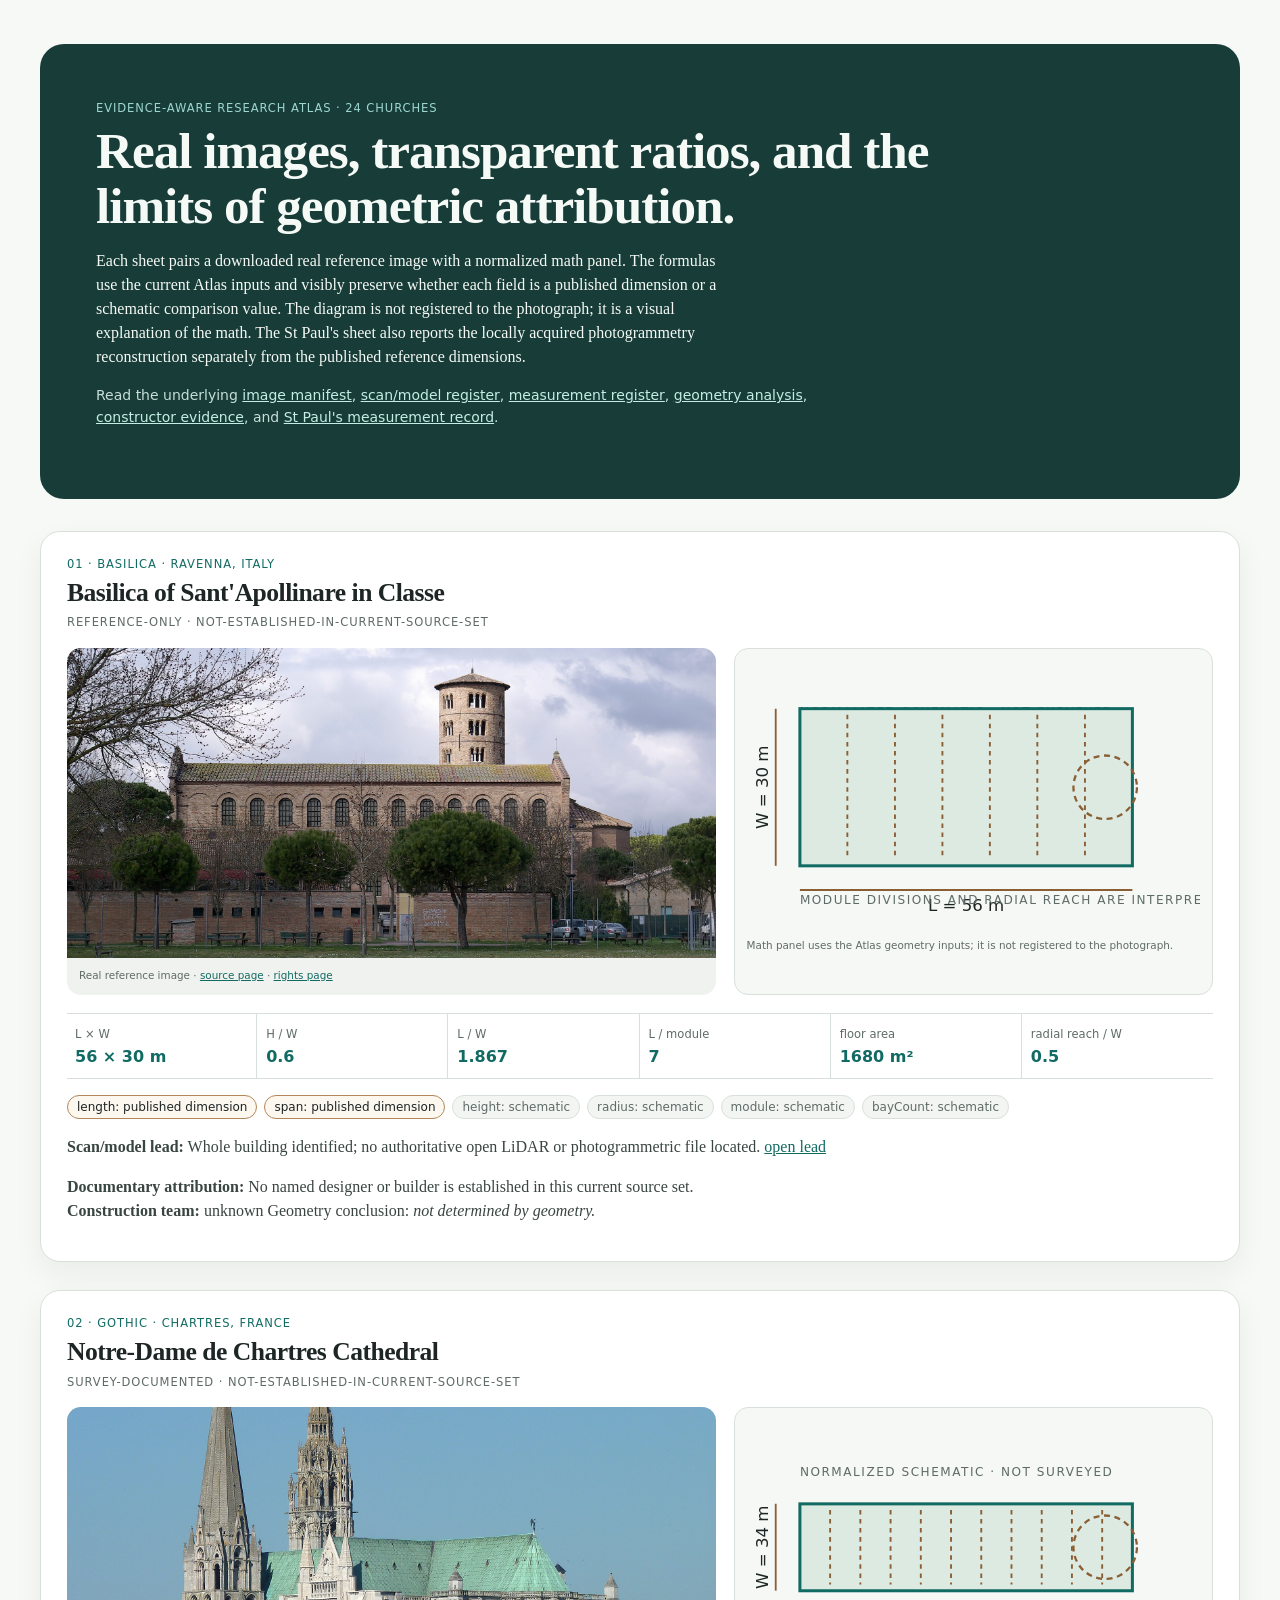
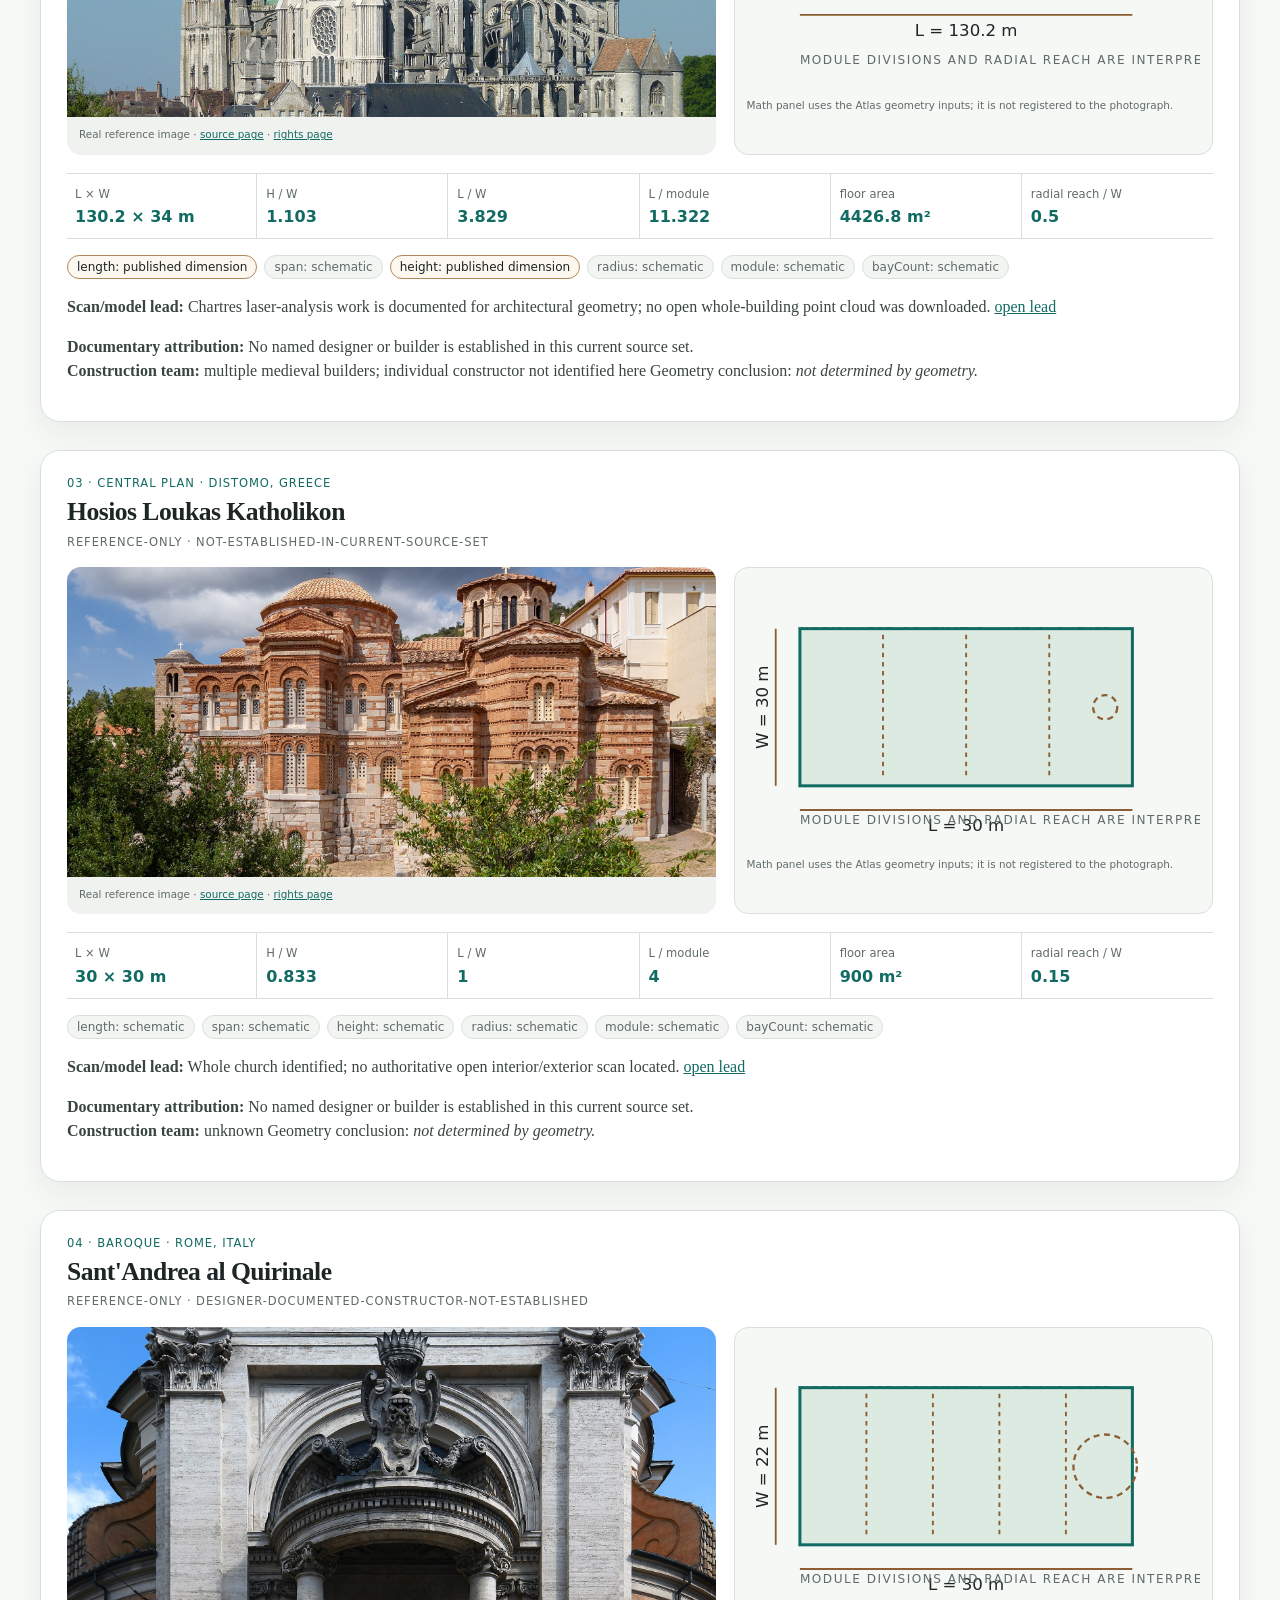
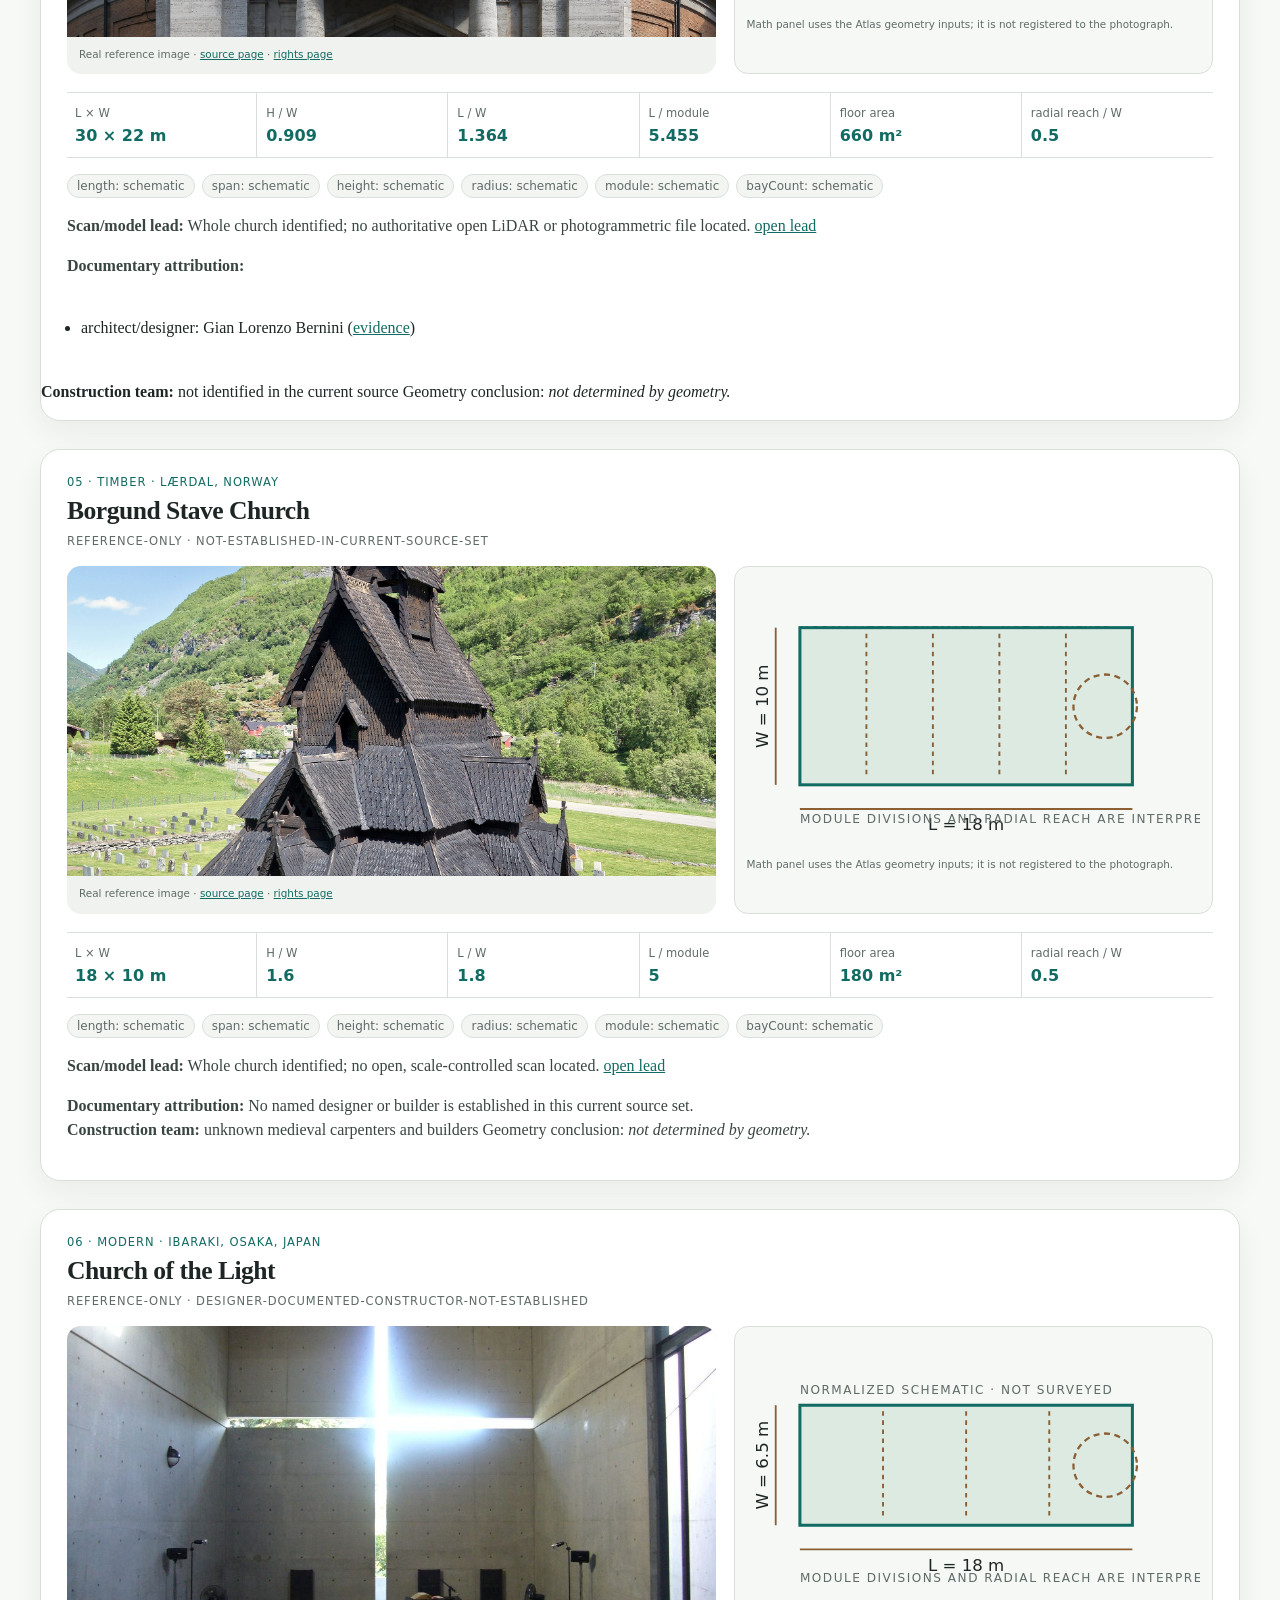
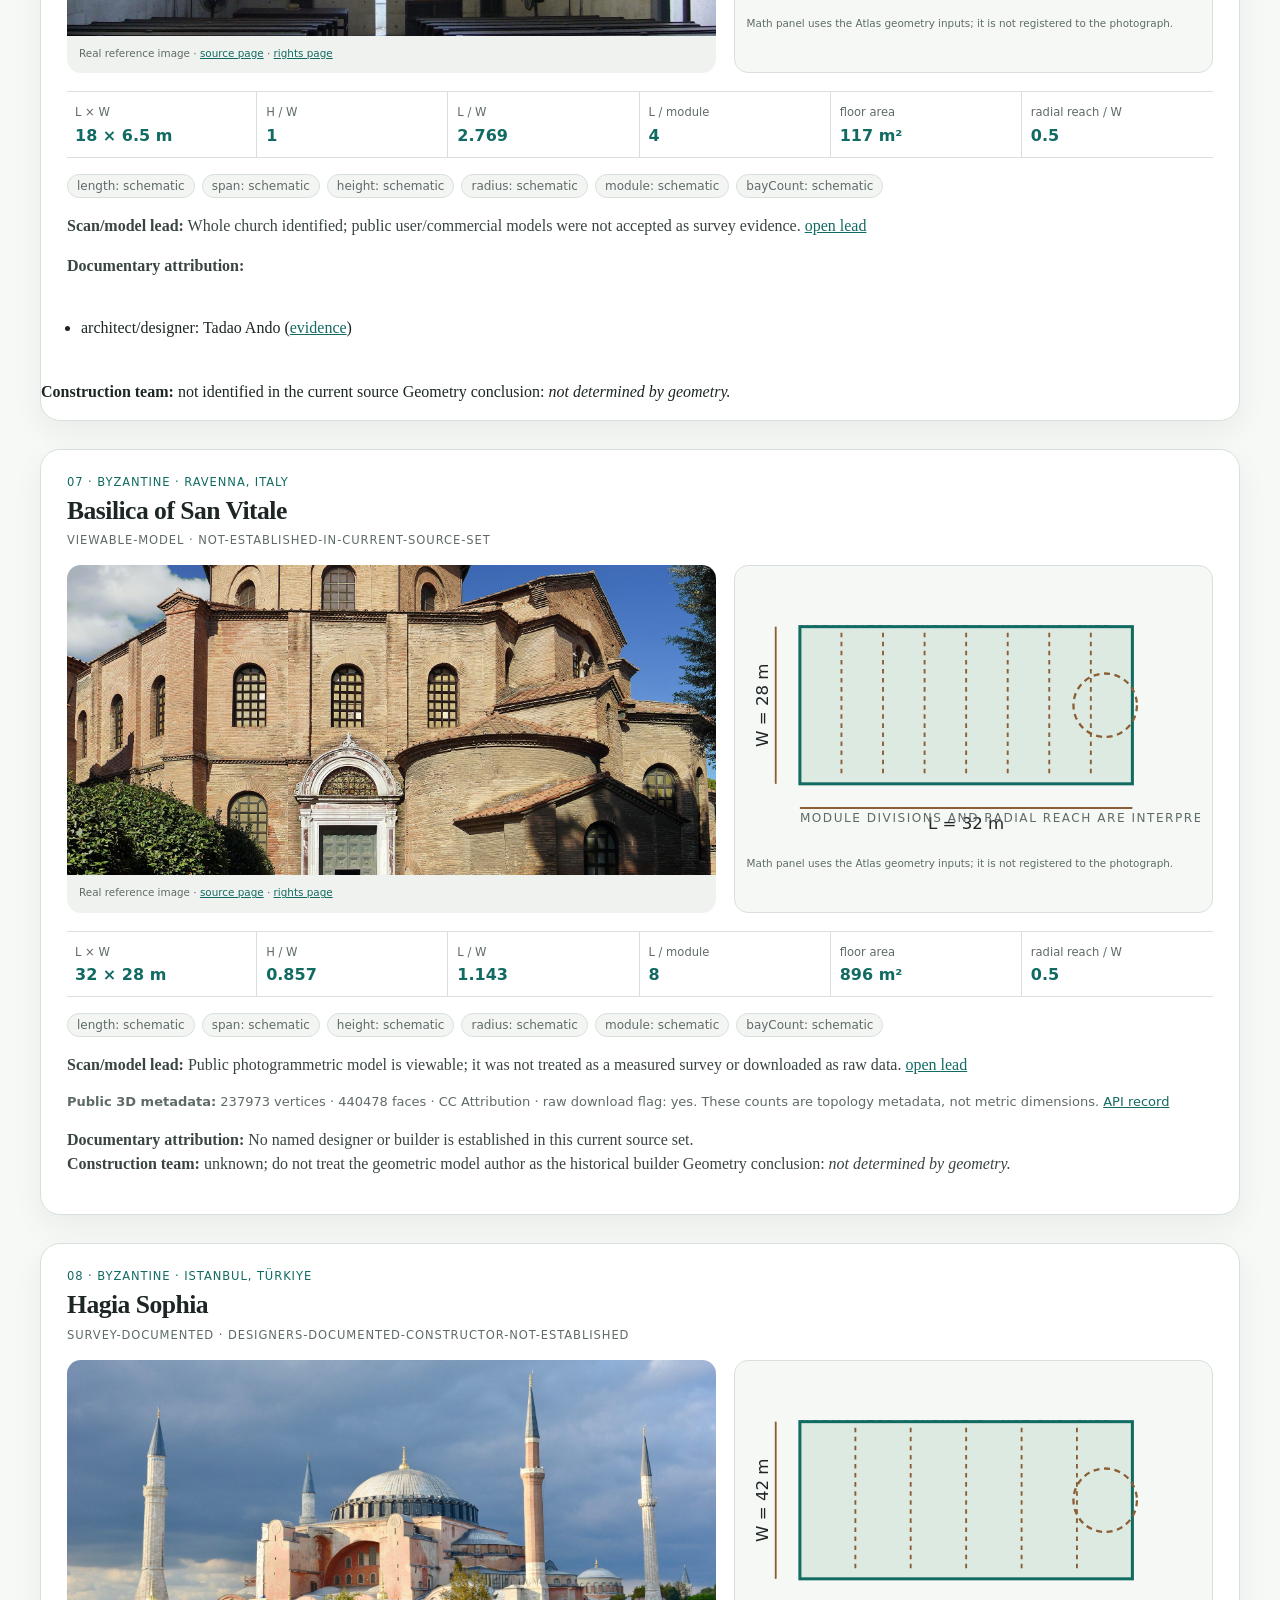
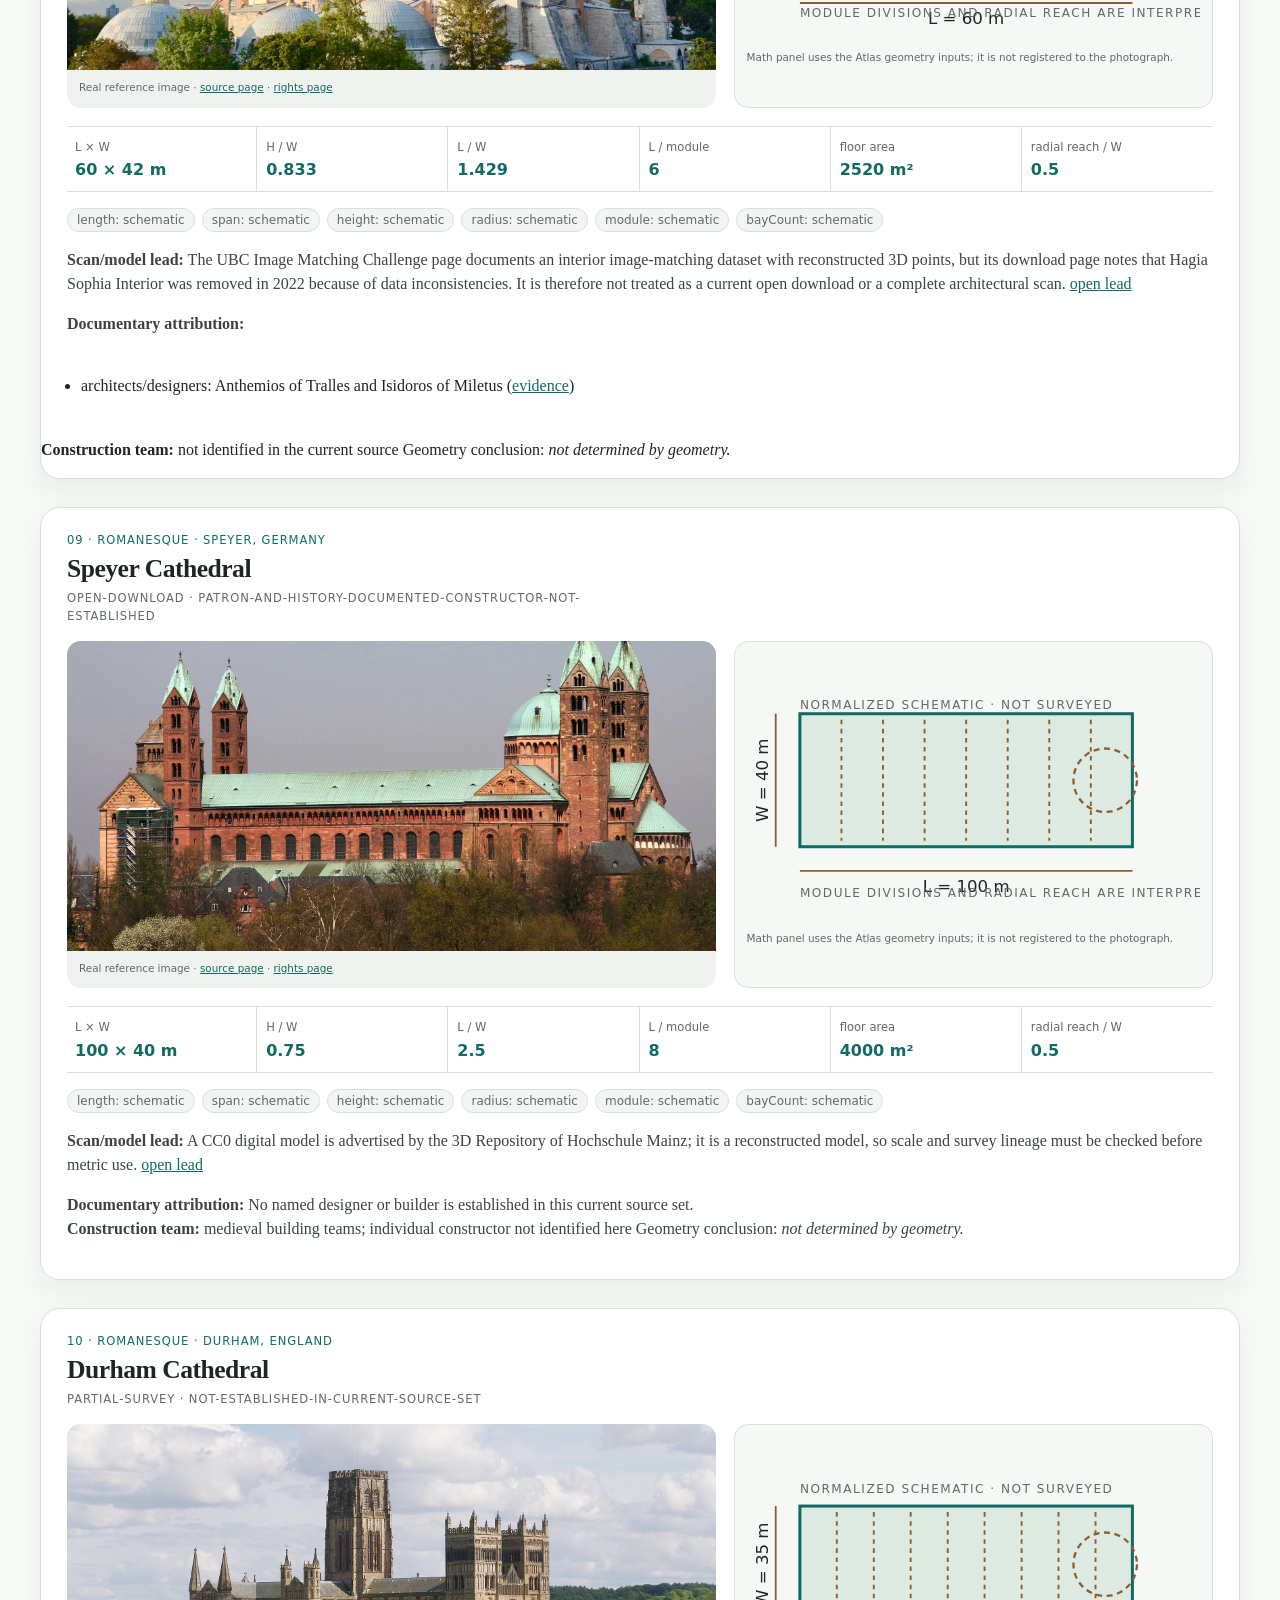
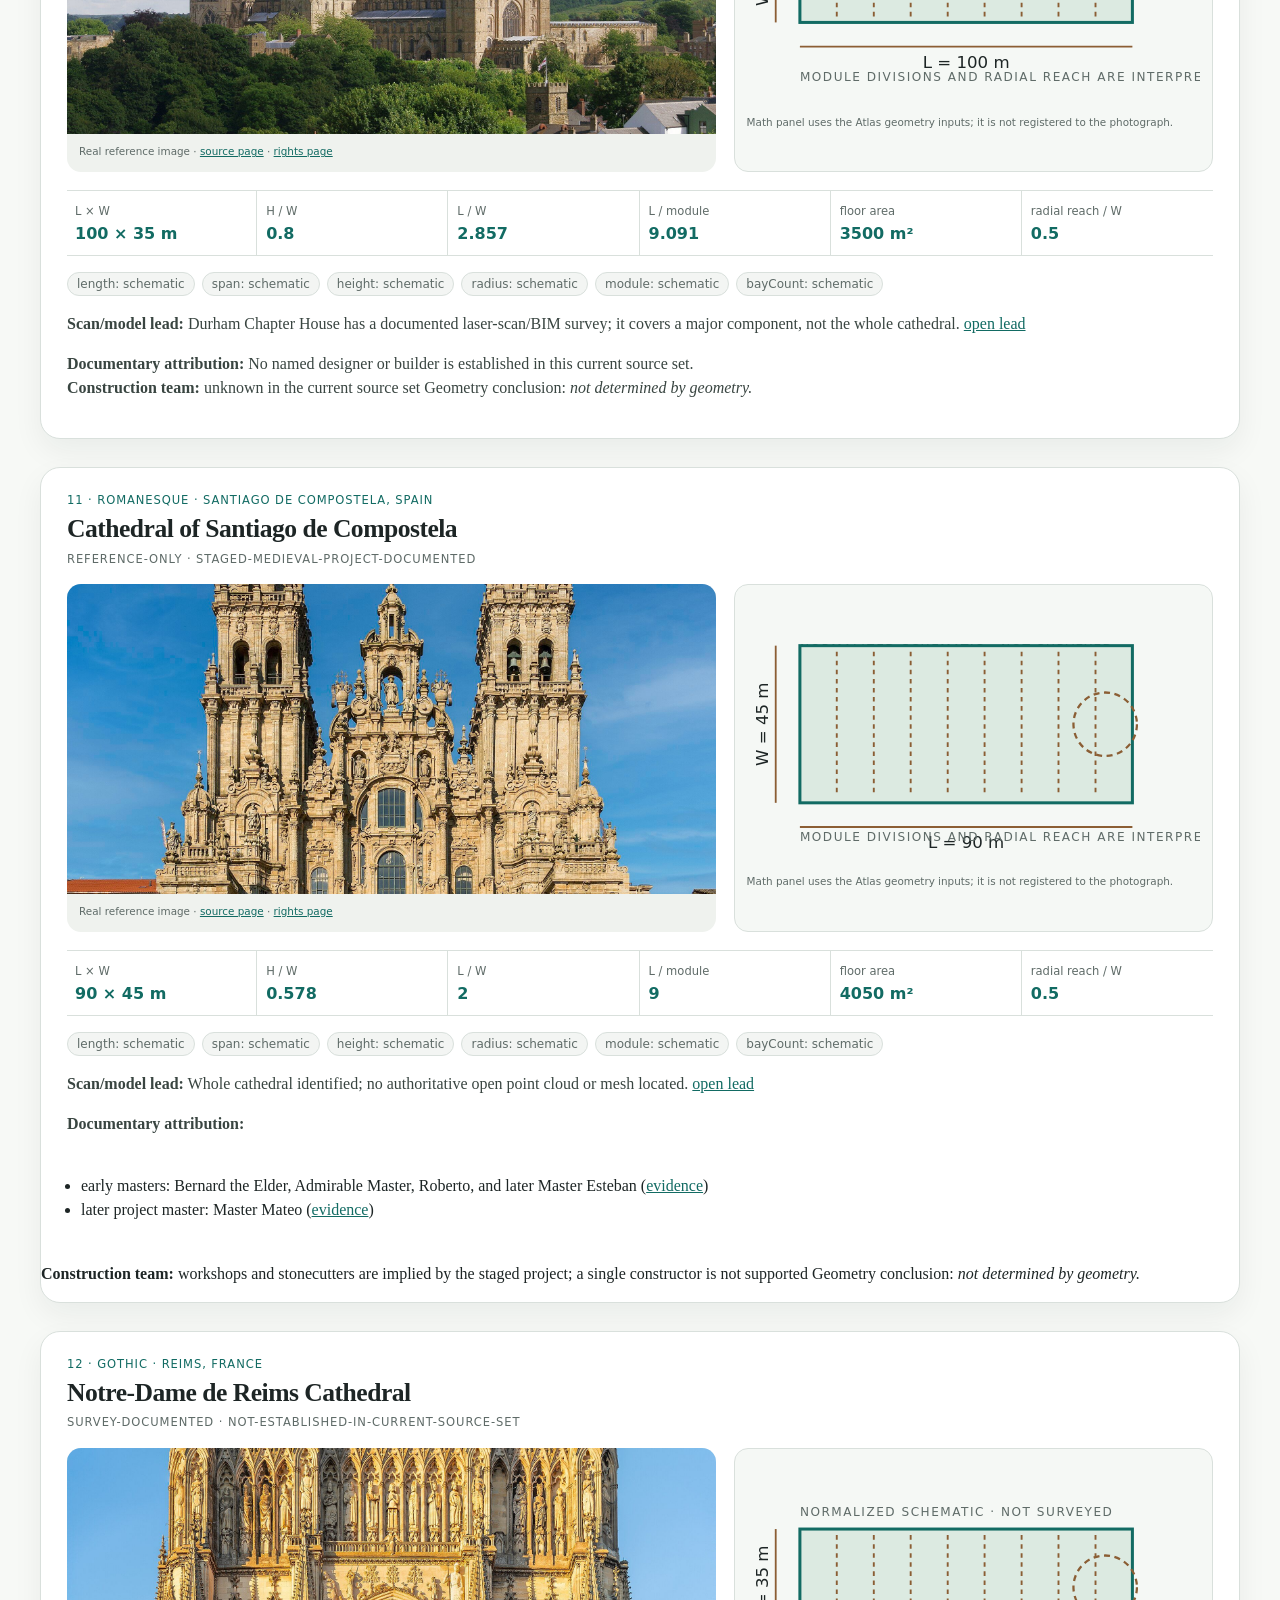
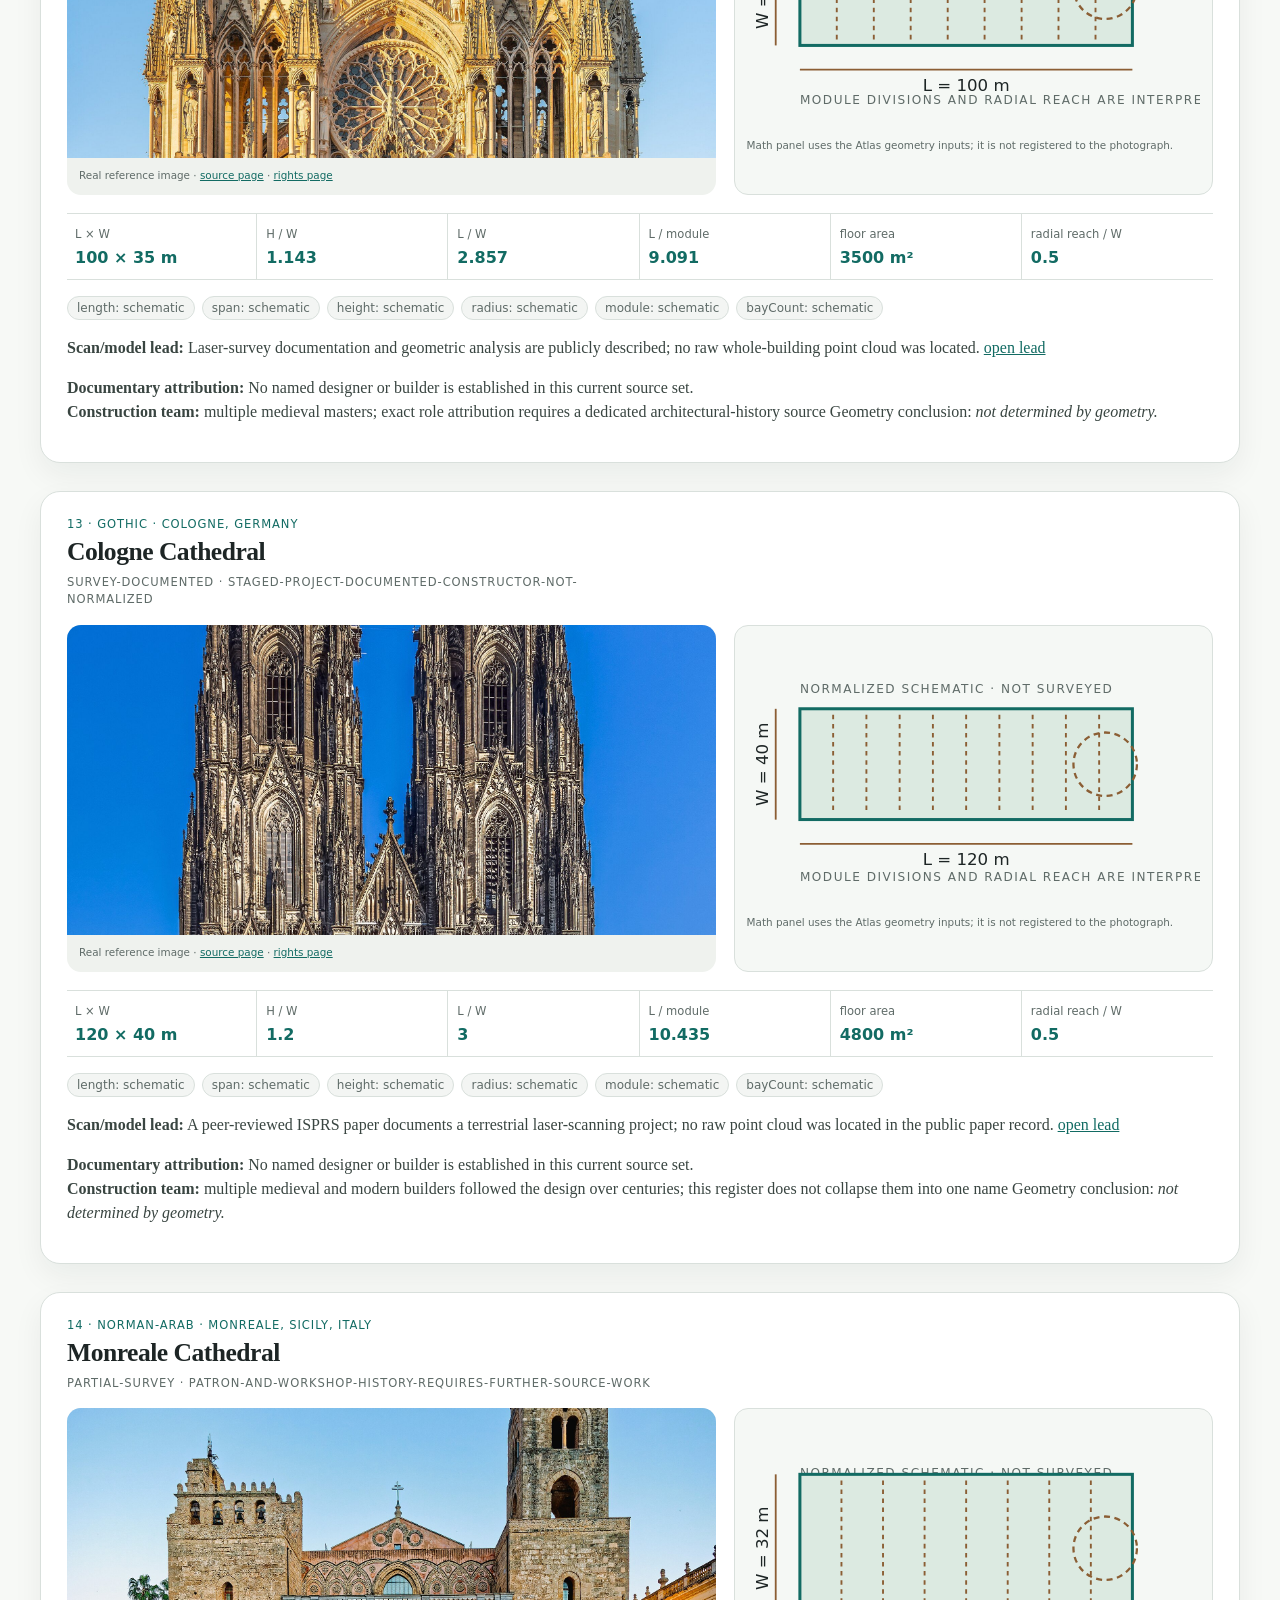
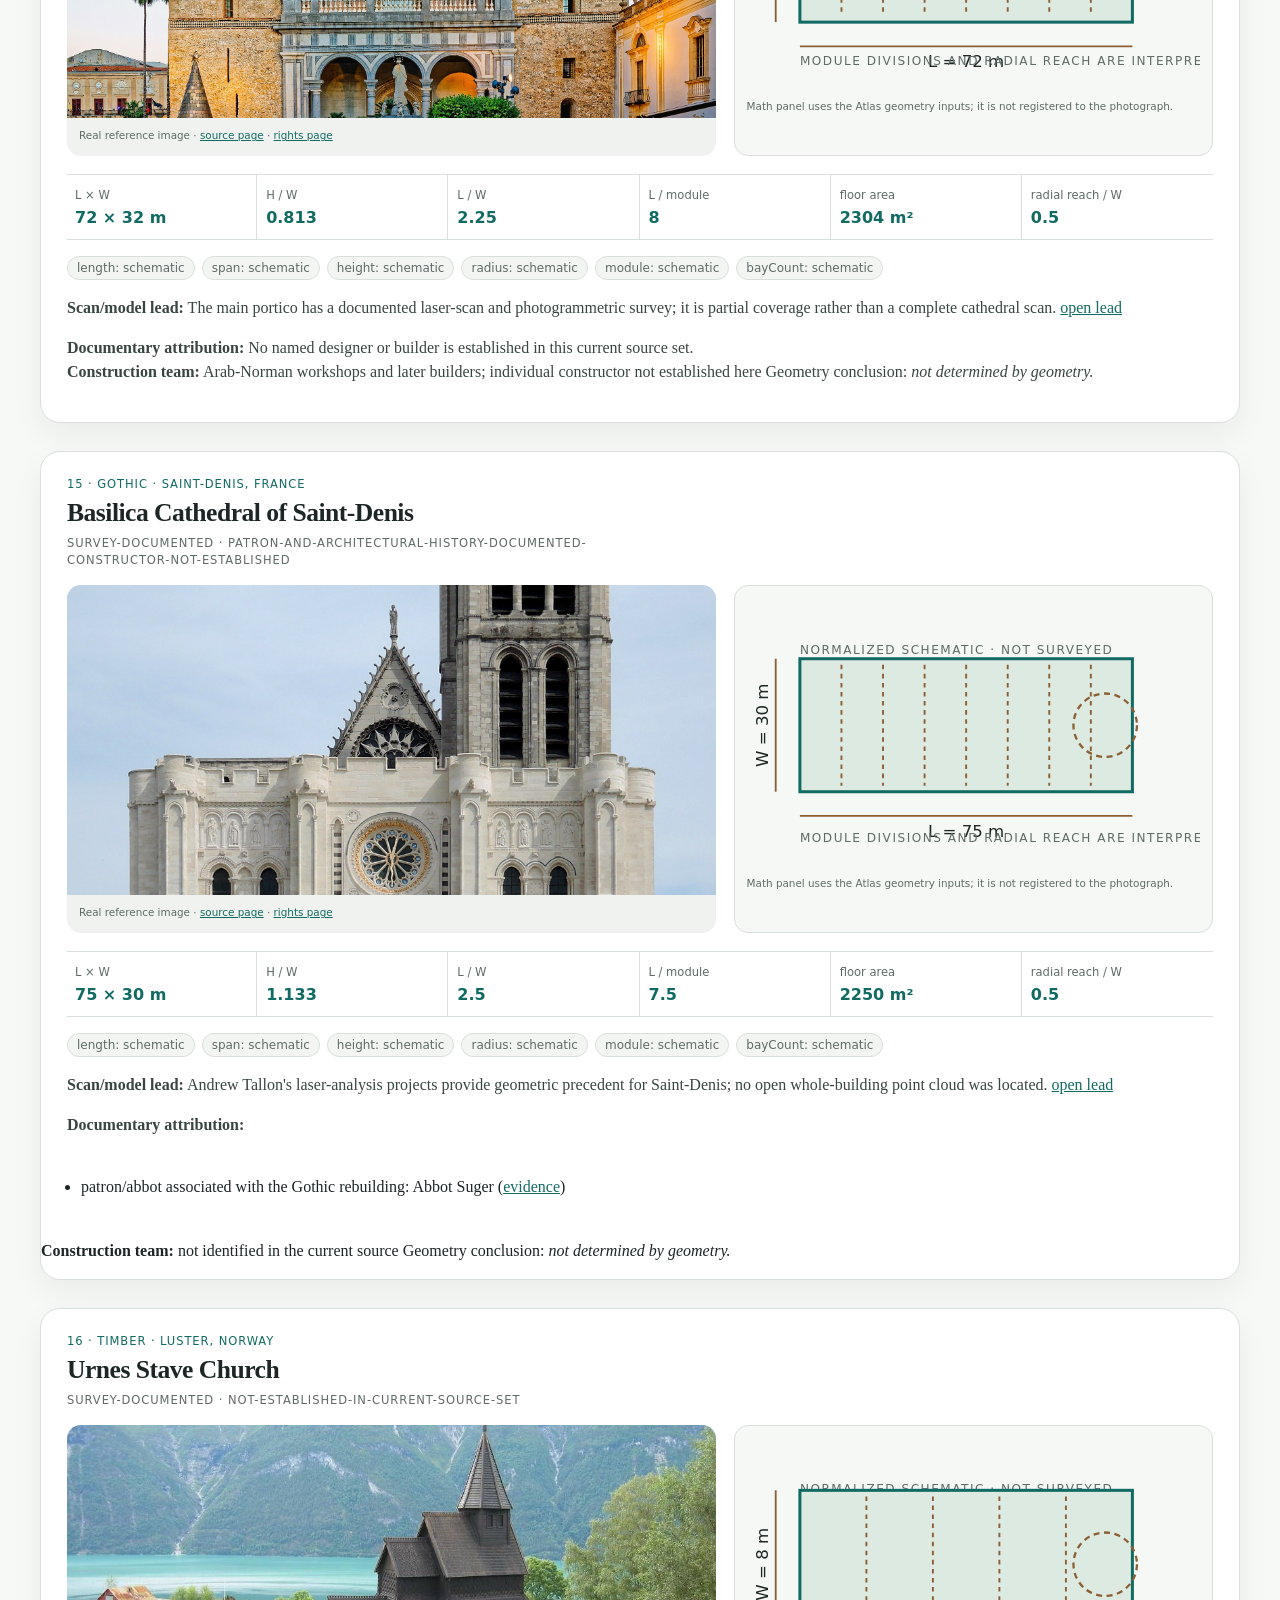
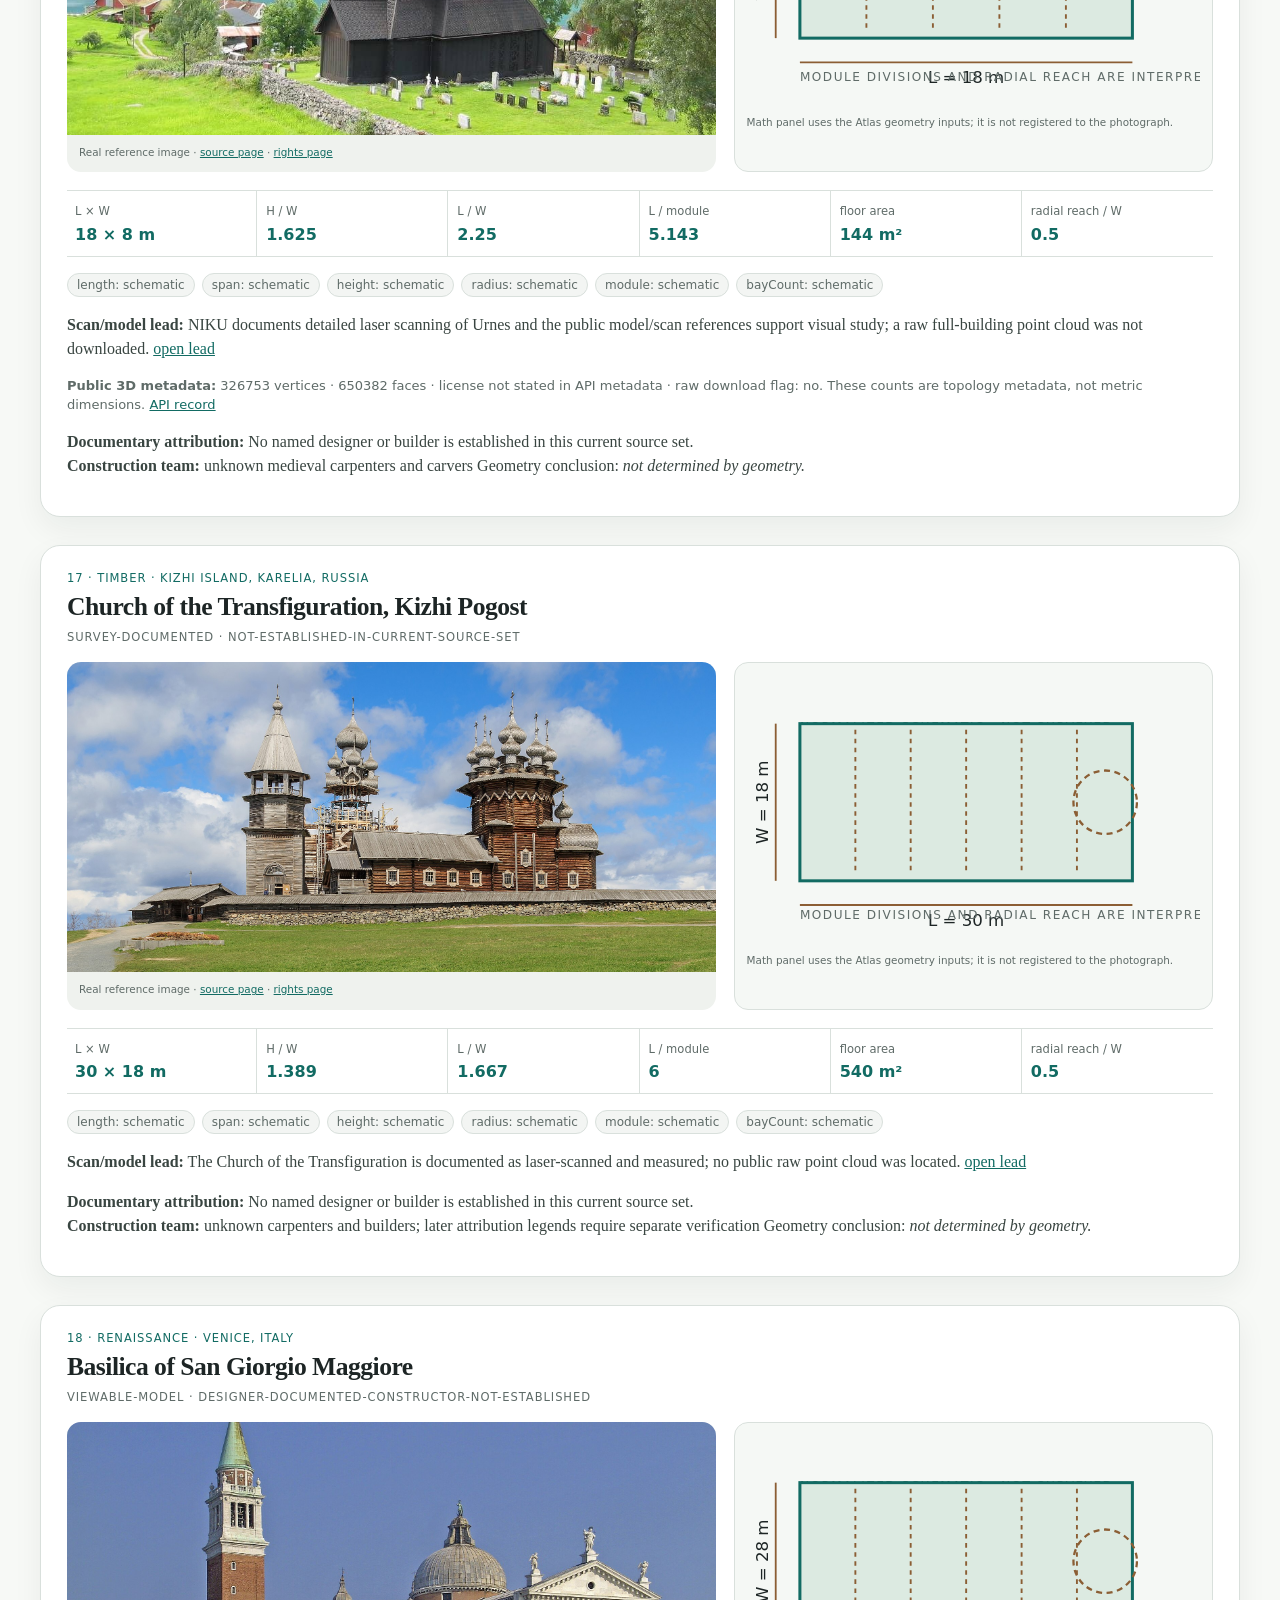
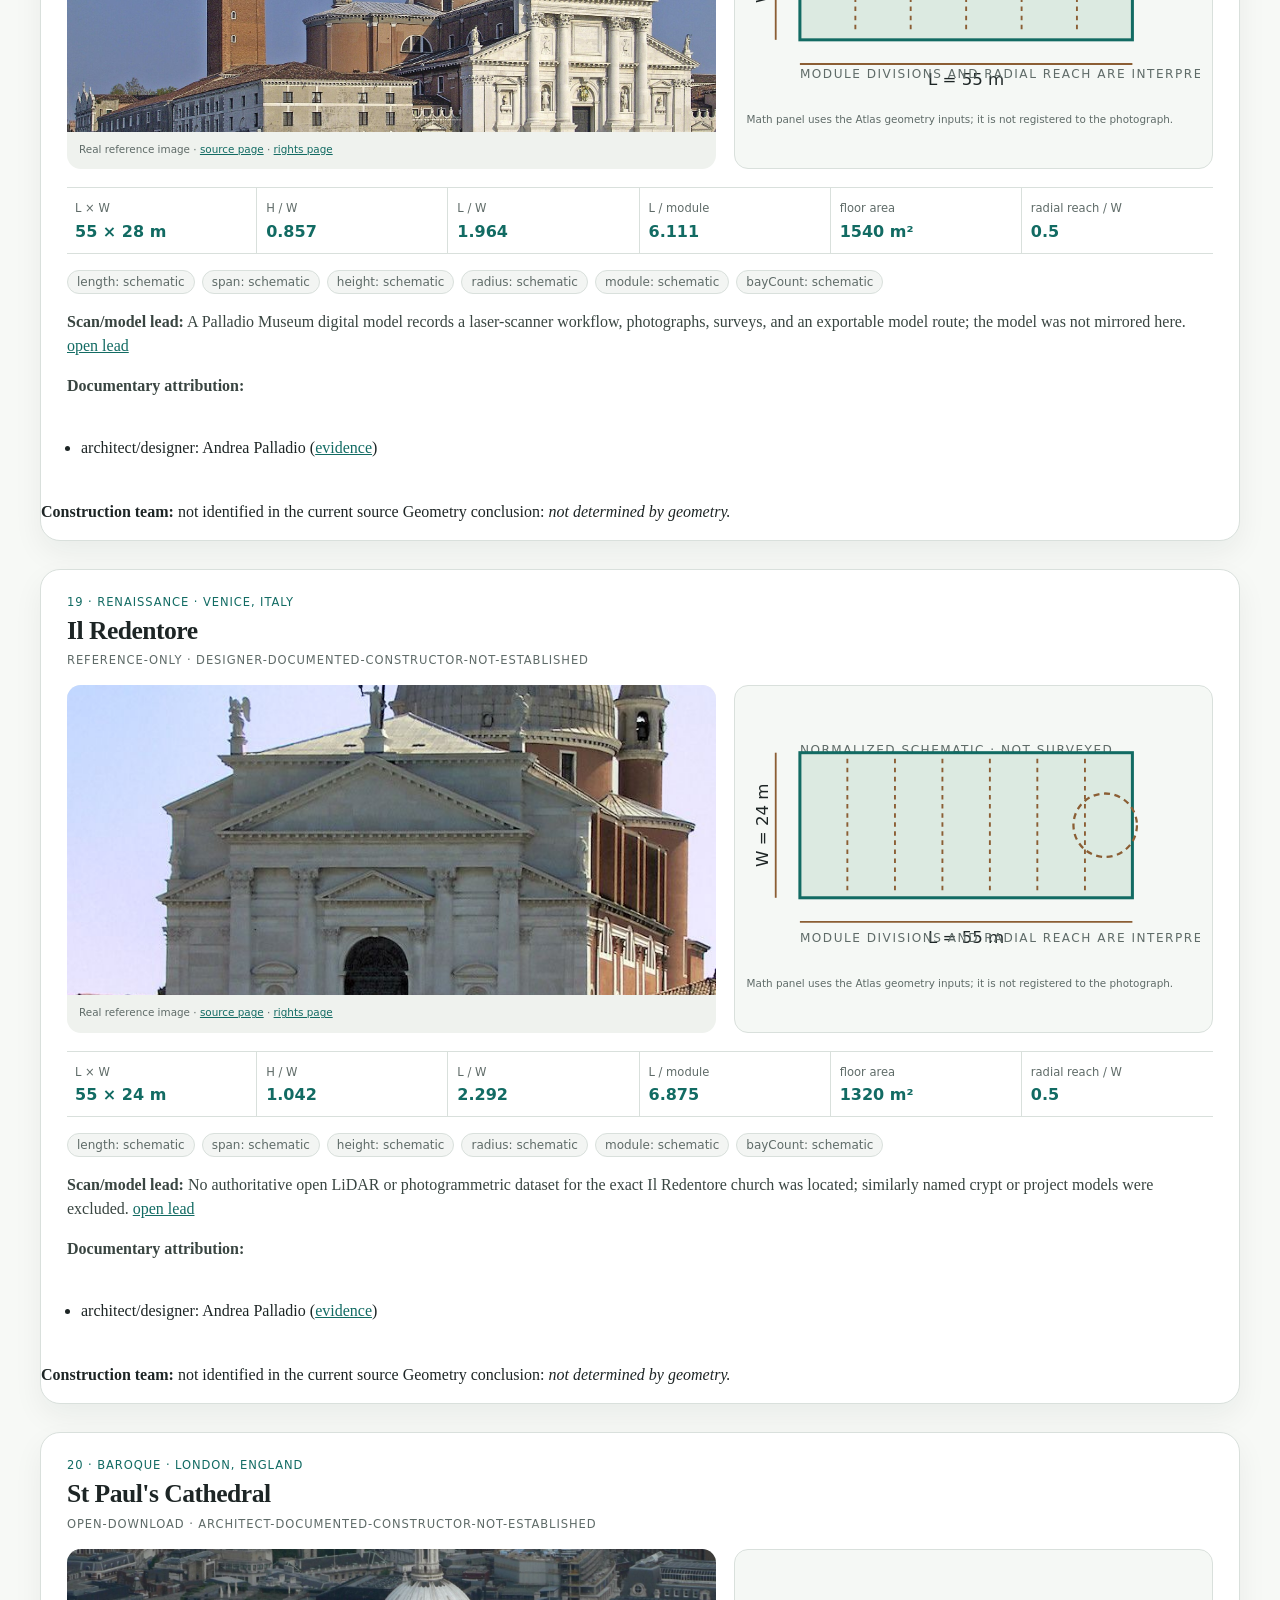
<file: research/annotated-atlas.html>
<!doctype html>
<html lang="en">
<head>
  <meta charset="utf-8" />
  <meta name="viewport" content="width=device-width, initial-scale=1" />
  <title>Sacred Geometry Atlas · real images and math</title>
  <style>
    :root { color-scheme: light; --ink:#1d2525; --muted:#5f6b68; --line:#d9e0dc; --paper:#f7f9f6; --card:#fff; --accent:#8b5e34; --teal:#126b63; }
    * { box-sizing:border-box; }
    body { margin:0; background:var(--paper); color:var(--ink); font:16px/1.5 Georgia,serif; }
    main { width:min(1200px,calc(100% - 32px)); margin:0 auto; padding:44px 0 80px; }
    h1,h2 { line-height:1.08; font-weight:600; letter-spacing:-.02em; }
    h1 { font-size:clamp(2rem,4vw,4rem); max-width:850px; margin:.2rem 0 1rem; }
    h2 { font-size:clamp(1.3rem,2vw,2rem); margin:.2rem 0; }
    p { max-width:80ch; }
    a { color:var(--teal); }
    .intro { background:#183c38; color:#f5faf6; padding:clamp(24px,5vw,56px); border-radius:24px; margin-bottom:32px; }
    .intro a { color:#c4eee4; }
    .eyebrow,.tagline,.diagram-note,figcaption,.math-grid span { font-family:ui-sans-serif,system-ui,sans-serif; text-transform:uppercase; letter-spacing:.08em; font-size:.72rem; }
    .eyebrow { color:var(--teal); margin:0 0 .35rem; }
    .tagline { color:var(--muted); margin:.5rem 0 0; }
    .cards { display:grid; gap:28px; }
    .card { background:var(--card); border:1px solid var(--line); border-radius:20px; overflow:hidden; box-shadow:0 12px 30px rgba(20,40,35,.06); }
    .card-heading { padding:24px 26px 16px; }
    .visual-grid { display:grid; grid-template-columns:minmax(0,1.15fr) minmax(300px,.85fr); gap:18px; padding:0 26px; align-items:stretch; }
    figure { margin:0; }
    .photo { background:#eff2ee; border-radius:14px; overflow:hidden; display:flex; flex-direction:column; }
    .photo img { width:100%; height:310px; object-fit:cover; display:block; }
    figcaption { color:var(--muted); padding:10px 12px 12px; font-size:.65rem; text-transform:none; letter-spacing:0; }
    .math-figure { border:1px solid var(--line); border-radius:14px; background:#f5f8f5; display:flex; flex-direction:column; justify-content:center; }
    .math-figure svg { width:100%; min-height:220px; padding:12px; }
    svg .envelope { fill:#dceae1; stroke:var(--teal); stroke-width:2; }
    svg .module { stroke:#8b5e34; stroke-width:1.25; stroke-dasharray:3 3; }
    svg .dimension { stroke:#8b5e34; stroke-width:1.2; }
    svg .radius { fill:none; stroke:#8b5e34; stroke-width:1.5; stroke-dasharray:4 3; }
    svg .label { fill:var(--ink); font:11px ui-sans-serif,system-ui,sans-serif; }
    svg .diagram-note { fill:var(--muted); font:8px ui-sans-serif,system-ui,sans-serif; letter-spacing:1px; }
    .math-grid { display:grid; grid-template-columns:repeat(6,1fr); gap:1px; margin:18px 26px 0; border-top:1px solid var(--line); border-bottom:1px solid var(--line); }
    .math-grid div { padding:12px 8px; border-right:1px solid var(--line); }
    .math-grid div:last-child { border-right:0; }
    .math-grid span { display:block; color:var(--muted); text-transform:none; letter-spacing:0; }
    .math-grid strong { display:block; margin-top:4px; font:600 1rem ui-sans-serif,system-ui,sans-serif; color:var(--teal); }
    .evidence-row { display:flex; flex-wrap:wrap; gap:7px; padding:16px 26px 0; }
    .evidence-chip { border:1px solid var(--line); border-radius:99px; padding:4px 9px; font:12px ui-sans-serif,system-ui,sans-serif; }
    .evidence-chip.reference-dimension { border-color:#b2875a; background:#fcf7ef; }
    .evidence-chip.schematic { background:#f3f5f3; color:var(--muted); }
    .scan-note,.model-note,.acquired-note,.builder-note { padding:0 26px; max-width:none; color:#394541; }
    .model-note { font:13px/1.45 ui-sans-serif,system-ui,sans-serif; color:var(--muted); }
    .acquired-note { margin-top:0; font:13px/1.5 ui-sans-serif,system-ui,sans-serif; color:#285b54; background:#f0f8f4; border-top:1px solid var(--line); border-bottom:1px solid var(--line); padding-top:14px; padding-bottom:14px; }
    .builder-note { padding-bottom:22px; }
    .builder-note ul { margin:.35rem 0 .35rem 1.2rem; padding:0; }
    .builder-note span { font-weight:600; }
    .footnote { color:var(--muted); font:14px/1.55 ui-sans-serif,system-ui,sans-serif; }
    @media (max-width: 800px) { .visual-grid { grid-template-columns:1fr; } .math-grid { grid-template-columns:repeat(3,1fr); } .math-grid div:nth-child(3) { border-right:0; } .math-grid div:nth-child(-n+3) { border-bottom:1px solid var(--line); } }
    @media (max-width: 480px) { main { width:min(100% - 18px,1200px); padding-top:18px; } .card-heading,.visual-grid,.scan-note,.model-note,.acquired-note,.builder-note,.evidence-row { padding-left:14px; padding-right:14px; } .math-grid { margin-left:14px; margin-right:14px; grid-template-columns:repeat(2,1fr); } .math-grid div:nth-child(3) { border-right:1px solid var(--line); } .math-grid div:nth-child(2n) { border-right:0; } .math-grid div:nth-child(-n+4) { border-bottom:1px solid var(--line); } }
  </style>
</head>
<body>
  <main>
    <section class="intro">
      <p class="eyebrow" style="color:#9cd8ce">Evidence-aware research atlas · 24 churches</p>
      <h1>Real images, transparent ratios, and the limits of geometric attribution.</h1>
      <p>Each sheet pairs a downloaded real reference image with a normalized math panel. The formulas use the current Atlas inputs and visibly preserve whether each field is a published dimension or a schematic comparison value. The diagram is not registered to the photograph; it is a visual explanation of the math. The St Paul's sheet also reports the locally acquired photogrammetry reconstruction separately from the published reference dimensions.</p>
      <p class="footnote" style="color:#c7ded8">Read the underlying <a href="image-manifest.json">image manifest</a>, <a href="scan-manifest.json">scan/model register</a>, <a href="measurement-register.json">measurement register</a>, <a href="geometry-analysis.json">geometry analysis</a>, <a href="constructor-evidence.json">constructor evidence</a>, and <a href="st-pauls-colmap.json">St Paul's measurement record</a>.</p>
    </section>
    <section class="cards" aria-label="Church research sheets">
      <article class="card" id="basilica">
    <div class="card-heading">
      <p class="eyebrow">01 · Basilica · Ravenna, Italy</p>
      <h2>Basilica of Sant&#39;Apollinare in Classe</h2>
      <p class="tagline">reference-only · not-established-in-current-source-set</p>
    </div>
    <div class="visual-grid">
      <figure class="photo">
        <img src="images/basilica.jpg" alt="Real reference image of Basilica of Sant&#39;Apollinare in Classe" loading="lazy" />
        <figcaption>Real reference image · <a href="https://en.wikipedia.org/wiki/Basilica_of_Sant%27Apollinare_in_Classe">source page</a> · <a href="https://commons.wikimedia.org/wiki/File:Ravenna_BW_1.JPG">rights page</a></figcaption>
      </figure>
      <figure class="math-figure">
        <svg viewBox="0 0 300 150" role="img" aria-label="Schematic ratio diagram for Basilica of Sant&#39;Apollinare in Classe; normalized from Atlas inputs and not a survey overlay.">
    <text x="35" y="18" class="diagram-note">NORMALIZED SCHEMATIC · NOT SURVEYED</text>
    <rect x="35" y="13.0" width="220" height="104.0" class="envelope" />
    <line x1="66.4" y1="17.0" x2="66.4" y2="113.0" class="module" /><line x1="97.9" y1="17.0" x2="97.9" y2="113.0" class="module" /><line x1="129.3" y1="17.0" x2="129.3" y2="113.0" class="module" /><line x1="160.7" y1="17.0" x2="160.7" y2="113.0" class="module" /><line x1="192.1" y1="17.0" x2="192.1" y2="113.0" class="module" /><line x1="223.6" y1="17.0" x2="223.6" y2="113.0" class="module" />
    <line x1="35" y1="133.0" x2="255" y2="133.0" class="dimension" />
    <text x="145" y="147.0" text-anchor="middle" class="label">L = 56 m</text>
    <line x1="19" y1="13" x2="19" y2="117" class="dimension" />
    <text x="14" y="65.0" transform="rotate(-90 14 65.0)" text-anchor="middle" class="label">W = 30 m</text>
    <circle cx="237" cy="65.0" r="21.0" class="radius" />
    <text x="35" y="142" class="diagram-note">module divisions and radial reach are interpretive</text>
  </svg>
        <figcaption>Math panel uses the Atlas geometry inputs; it is not registered to the photograph.</figcaption>
      </figure>
    </div>
    <div class="math-grid">
      <div><span>L × W</span><strong>56 × 30 m</strong></div>
      <div><span>H / W</span><strong>0.6</strong></div>
      <div><span>L / W</span><strong>1.867</strong></div>
      <div><span>L / module</span><strong>7</strong></div>
      <div><span>floor area</span><strong>1680 m²</strong></div>
      <div><span>radial reach / W</span><strong>0.5</strong></div>
    </div>
    <div class="evidence-row"><span class="evidence-chip reference-dimension">length: published dimension</span><span class="evidence-chip reference-dimension">span: published dimension</span><span class="evidence-chip schematic">height: schematic</span><span class="evidence-chip schematic">radius: schematic</span><span class="evidence-chip schematic">module: schematic</span><span class="evidence-chip schematic">bayCount: schematic</span></div>
    <p class="scan-note"><strong>Scan/model lead:</strong> Whole building identified; no authoritative open LiDAR or photogrammetric file located. <a href="https://whc.unesco.org/en/list/788/">open lead</a></p>


    <p class="builder-note"><strong>Documentary attribution:</strong> No named designer or builder is established in this current source set. <br /><strong>Construction team:</strong> unknown Geometry conclusion: <em>not determined by geometry.</em></p>
  </article>
<article class="card" id="gothic">
    <div class="card-heading">
      <p class="eyebrow">02 · Gothic · Chartres, France</p>
      <h2>Notre-Dame de Chartres Cathedral</h2>
      <p class="tagline">survey-documented · not-established-in-current-source-set</p>
    </div>
    <div class="visual-grid">
      <figure class="photo">
        <img src="images/gothic.jpg" alt="Real reference image of Notre-Dame de Chartres Cathedral" loading="lazy" />
        <figcaption>Real reference image · <a href="https://en.wikipedia.org/wiki/Chartres_Cathedral">source page</a> · <a href="https://commons.wikimedia.org/wiki/File:Notre_Dame_de_Chartres.jpg">rights page</a></figcaption>
      </figure>
      <figure class="math-figure">
        <svg viewBox="0 0 300 150" role="img" aria-label="Schematic ratio diagram for Notre-Dame de Chartres Cathedral; normalized from Atlas inputs and not a survey overlay.">
    <text x="35" y="18" class="diagram-note">NORMALIZED SCHEMATIC · NOT SURVEYED</text>
    <rect x="35" y="36.3" width="220" height="57.5" class="envelope" />
    <line x1="55.0" y1="40.3" x2="55.0" y2="89.7" class="module" /><line x1="75.0" y1="40.3" x2="75.0" y2="89.7" class="module" /><line x1="95.0" y1="40.3" x2="95.0" y2="89.7" class="module" /><line x1="115.0" y1="40.3" x2="115.0" y2="89.7" class="module" /><line x1="135.0" y1="40.3" x2="135.0" y2="89.7" class="module" /><line x1="155.0" y1="40.3" x2="155.0" y2="89.7" class="module" /><line x1="175.0" y1="40.3" x2="175.0" y2="89.7" class="module" /><line x1="195.0" y1="40.3" x2="195.0" y2="89.7" class="module" /><line x1="215.0" y1="40.3" x2="215.0" y2="89.7" class="module" /><line x1="235.0" y1="40.3" x2="235.0" y2="89.7" class="module" />
    <line x1="35" y1="109.7" x2="255" y2="109.7" class="dimension" />
    <text x="145" y="123.7" text-anchor="middle" class="label">L = 130.2 m</text>
    <line x1="19" y1="36.274963362521454" x2="19" y2="93.72503663747855" class="dimension" />
    <text x="14" y="65.0" transform="rotate(-90 14 65.0)" text-anchor="middle" class="label">W = 34 m</text>
    <circle cx="237" cy="65.0" r="21.0" class="radius" />
    <text x="35" y="142" class="diagram-note">module divisions and radial reach are interpretive</text>
  </svg>
        <figcaption>Math panel uses the Atlas geometry inputs; it is not registered to the photograph.</figcaption>
      </figure>
    </div>
    <div class="math-grid">
      <div><span>L × W</span><strong>130.2 × 34 m</strong></div>
      <div><span>H / W</span><strong>1.103</strong></div>
      <div><span>L / W</span><strong>3.829</strong></div>
      <div><span>L / module</span><strong>11.322</strong></div>
      <div><span>floor area</span><strong>4426.8 m²</strong></div>
      <div><span>radial reach / W</span><strong>0.5</strong></div>
    </div>
    <div class="evidence-row"><span class="evidence-chip reference-dimension">length: published dimension</span><span class="evidence-chip schematic">span: schematic</span><span class="evidence-chip reference-dimension">height: published dimension</span><span class="evidence-chip schematic">radius: schematic</span><span class="evidence-chip schematic">module: schematic</span><span class="evidence-chip schematic">bayCount: schematic</span></div>
    <p class="scan-note"><strong>Scan/model lead:</strong> Chartres laser-analysis work is documented for architectural geometry; no open whole-building point cloud was downloaded. <a href="https://facultysites.vassar.edu/antallon/projects/laser-analysis.html">open lead</a></p>


    <p class="builder-note"><strong>Documentary attribution:</strong> No named designer or builder is established in this current source set. <br /><strong>Construction team:</strong> multiple medieval builders; individual constructor not identified here Geometry conclusion: <em>not determined by geometry.</em></p>
  </article>
<article class="card" id="byzantine">
    <div class="card-heading">
      <p class="eyebrow">03 · Central plan · Distomo, Greece</p>
      <h2>Hosios Loukas Katholikon</h2>
      <p class="tagline">reference-only · not-established-in-current-source-set</p>
    </div>
    <div class="visual-grid">
      <figure class="photo">
        <img src="images/byzantine.jpg" alt="Real reference image of Hosios Loukas Katholikon" loading="lazy" />
        <figcaption>Real reference image · <a href="https://en.wikipedia.org/wiki/Hosios_Loukas">source page</a> · <a href="https://commons.wikimedia.org/wiki/File:%CE%9C%CE%BF%CE%BD%CE%AE_%CE%9F%CF%83%CE%AF%CE%BF%CF%85_%CE%9B%CE%BF%CF%85%CE%BA%CE%AC_1290.jpg">rights page</a></figcaption>
      </figure>
      <figure class="math-figure">
        <svg viewBox="0 0 300 150" role="img" aria-label="Schematic ratio diagram for Hosios Loukas Katholikon; normalized from Atlas inputs and not a survey overlay.">
    <text x="35" y="18" class="diagram-note">NORMALIZED SCHEMATIC · NOT SURVEYED</text>
    <rect x="35" y="13.0" width="220" height="104.0" class="envelope" />
    <line x1="90.0" y1="17.0" x2="90.0" y2="113.0" class="module" /><line x1="145.0" y1="17.0" x2="145.0" y2="113.0" class="module" /><line x1="200.0" y1="17.0" x2="200.0" y2="113.0" class="module" />
    <line x1="35" y1="133.0" x2="255" y2="133.0" class="dimension" />
    <text x="145" y="147.0" text-anchor="middle" class="label">L = 30 m</text>
    <line x1="19" y1="13" x2="19" y2="117" class="dimension" />
    <text x="14" y="65.0" transform="rotate(-90 14 65.0)" text-anchor="middle" class="label">W = 30 m</text>
    <circle cx="237" cy="65.0" r="8.0" class="radius" />
    <text x="35" y="142" class="diagram-note">module divisions and radial reach are interpretive</text>
  </svg>
        <figcaption>Math panel uses the Atlas geometry inputs; it is not registered to the photograph.</figcaption>
      </figure>
    </div>
    <div class="math-grid">
      <div><span>L × W</span><strong>30 × 30 m</strong></div>
      <div><span>H / W</span><strong>0.833</strong></div>
      <div><span>L / W</span><strong>1</strong></div>
      <div><span>L / module</span><strong>4</strong></div>
      <div><span>floor area</span><strong>900 m²</strong></div>
      <div><span>radial reach / W</span><strong>0.15</strong></div>
    </div>
    <div class="evidence-row"><span class="evidence-chip schematic">length: schematic</span><span class="evidence-chip schematic">span: schematic</span><span class="evidence-chip schematic">height: schematic</span><span class="evidence-chip schematic">radius: schematic</span><span class="evidence-chip schematic">module: schematic</span><span class="evidence-chip schematic">bayCount: schematic</span></div>
    <p class="scan-note"><strong>Scan/model lead:</strong> Whole church identified; no authoritative open interior/exterior scan located. <a href="https://whc.unesco.org/en/list/537/">open lead</a></p>


    <p class="builder-note"><strong>Documentary attribution:</strong> No named designer or builder is established in this current source set. <br /><strong>Construction team:</strong> unknown Geometry conclusion: <em>not determined by geometry.</em></p>
  </article>
<article class="card" id="baroque">
    <div class="card-heading">
      <p class="eyebrow">04 · Baroque · Rome, Italy</p>
      <h2>Sant&#39;Andrea al Quirinale</h2>
      <p class="tagline">reference-only · designer-documented-constructor-not-established</p>
    </div>
    <div class="visual-grid">
      <figure class="photo">
        <img src="images/baroque.jpg" alt="Real reference image of Sant&#39;Andrea al Quirinale" loading="lazy" />
        <figcaption>Real reference image · <a href="https://en.wikipedia.org/wiki/Sant%27Andrea_al_Quirinale">source page</a> · <a href="https://commons.wikimedia.org/wiki/File:Sant&#39;Andrea_al_Quirinale.jpg">rights page</a></figcaption>
      </figure>
      <figure class="math-figure">
        <svg viewBox="0 0 300 150" role="img" aria-label="Schematic ratio diagram for Sant&#39;Andrea al Quirinale; normalized from Atlas inputs and not a survey overlay.">
    <text x="35" y="18" class="diagram-note">NORMALIZED SCHEMATIC · NOT SURVEYED</text>
    <rect x="35" y="13.0" width="220" height="104.0" class="envelope" />
    <line x1="79.0" y1="17.0" x2="79.0" y2="113.0" class="module" /><line x1="123.0" y1="17.0" x2="123.0" y2="113.0" class="module" /><line x1="167.0" y1="17.0" x2="167.0" y2="113.0" class="module" /><line x1="211.0" y1="17.0" x2="211.0" y2="113.0" class="module" />
    <line x1="35" y1="133.0" x2="255" y2="133.0" class="dimension" />
    <text x="145" y="147.0" text-anchor="middle" class="label">L = 30 m</text>
    <line x1="19" y1="13" x2="19" y2="117" class="dimension" />
    <text x="14" y="65.0" transform="rotate(-90 14 65.0)" text-anchor="middle" class="label">W = 22 m</text>
    <circle cx="237" cy="65.0" r="21.0" class="radius" />
    <text x="35" y="142" class="diagram-note">module divisions and radial reach are interpretive</text>
  </svg>
        <figcaption>Math panel uses the Atlas geometry inputs; it is not registered to the photograph.</figcaption>
      </figure>
    </div>
    <div class="math-grid">
      <div><span>L × W</span><strong>30 × 22 m</strong></div>
      <div><span>H / W</span><strong>0.909</strong></div>
      <div><span>L / W</span><strong>1.364</strong></div>
      <div><span>L / module</span><strong>5.455</strong></div>
      <div><span>floor area</span><strong>660 m²</strong></div>
      <div><span>radial reach / W</span><strong>0.5</strong></div>
    </div>
    <div class="evidence-row"><span class="evidence-chip schematic">length: schematic</span><span class="evidence-chip schematic">span: schematic</span><span class="evidence-chip schematic">height: schematic</span><span class="evidence-chip schematic">radius: schematic</span><span class="evidence-chip schematic">module: schematic</span><span class="evidence-chip schematic">bayCount: schematic</span></div>
    <p class="scan-note"><strong>Scan/model lead:</strong> Whole church identified; no authoritative open LiDAR or photogrammetric file located. <a href="https://www.gesuiti-santandrea.it/storia-e-arte/architettura/">open lead</a></p>


    <p class="builder-note"><strong>Documentary attribution:</strong>  <ul><li><span>architect/designer:</span> Gian Lorenzo Bernini (<a href="https://www.gesuiti-santandrea.it/storia-e-arte/architettura/">evidence</a>)</li></ul><br /><strong>Construction team:</strong> not identified in the current source Geometry conclusion: <em>not determined by geometry.</em></p>
  </article>
<article class="card" id="stave">
    <div class="card-heading">
      <p class="eyebrow">05 · Timber · Lærdal, Norway</p>
      <h2>Borgund Stave Church</h2>
      <p class="tagline">reference-only · not-established-in-current-source-set</p>
    </div>
    <div class="visual-grid">
      <figure class="photo">
        <img src="images/stave.jpg" alt="Real reference image of Borgund Stave Church" loading="lazy" />
        <figcaption>Real reference image · <a href="https://en.wikipedia.org/wiki/Borgund_Stave_Church">source page</a> · <a href="https://commons.wikimedia.org/wiki/File:Borgund_Stave_Church_in_L%C3%A6rdalen%2C_2013_June.jpg">rights page</a></figcaption>
      </figure>
      <figure class="math-figure">
        <svg viewBox="0 0 300 150" role="img" aria-label="Schematic ratio diagram for Borgund Stave Church; normalized from Atlas inputs and not a survey overlay.">
    <text x="35" y="18" class="diagram-note">NORMALIZED SCHEMATIC · NOT SURVEYED</text>
    <rect x="35" y="13.0" width="220" height="104.0" class="envelope" />
    <line x1="79.0" y1="17.0" x2="79.0" y2="113.0" class="module" /><line x1="123.0" y1="17.0" x2="123.0" y2="113.0" class="module" /><line x1="167.0" y1="17.0" x2="167.0" y2="113.0" class="module" /><line x1="211.0" y1="17.0" x2="211.0" y2="113.0" class="module" />
    <line x1="35" y1="133.0" x2="255" y2="133.0" class="dimension" />
    <text x="145" y="147.0" text-anchor="middle" class="label">L = 18 m</text>
    <line x1="19" y1="13" x2="19" y2="117" class="dimension" />
    <text x="14" y="65.0" transform="rotate(-90 14 65.0)" text-anchor="middle" class="label">W = 10 m</text>
    <circle cx="237" cy="65.0" r="21.0" class="radius" />
    <text x="35" y="142" class="diagram-note">module divisions and radial reach are interpretive</text>
  </svg>
        <figcaption>Math panel uses the Atlas geometry inputs; it is not registered to the photograph.</figcaption>
      </figure>
    </div>
    <div class="math-grid">
      <div><span>L × W</span><strong>18 × 10 m</strong></div>
      <div><span>H / W</span><strong>1.6</strong></div>
      <div><span>L / W</span><strong>1.8</strong></div>
      <div><span>L / module</span><strong>5</strong></div>
      <div><span>floor area</span><strong>180 m²</strong></div>
      <div><span>radial reach / W</span><strong>0.5</strong></div>
    </div>
    <div class="evidence-row"><span class="evidence-chip schematic">length: schematic</span><span class="evidence-chip schematic">span: schematic</span><span class="evidence-chip schematic">height: schematic</span><span class="evidence-chip schematic">radius: schematic</span><span class="evidence-chip schematic">module: schematic</span><span class="evidence-chip schematic">bayCount: schematic</span></div>
    <p class="scan-note"><strong>Scan/model lead:</strong> Whole church identified; no open, scale-controlled scan located. <a href="https://fortidsminneforeningen.no/en/museum/borgund-stave-church/">open lead</a></p>


    <p class="builder-note"><strong>Documentary attribution:</strong> No named designer or builder is established in this current source set. <br /><strong>Construction team:</strong> unknown medieval carpenters and builders Geometry conclusion: <em>not determined by geometry.</em></p>
  </article>
<article class="card" id="concrete">
    <div class="card-heading">
      <p class="eyebrow">06 · Modern · Ibaraki, Osaka, Japan</p>
      <h2>Church of the Light</h2>
      <p class="tagline">reference-only · designer-documented-constructor-not-established</p>
    </div>
    <div class="visual-grid">
      <figure class="photo">
        <img src="images/concrete.jpg" alt="Real reference image of Church of the Light" loading="lazy" />
        <figcaption>Real reference image · <a href="https://en.wikipedia.org/wiki/Church_of_the_Light">source page</a> · <a href="https://commons.wikimedia.org/wiki/File:Ibaraki_Kasugaoka_Church_light_cross.jpg">rights page</a></figcaption>
      </figure>
      <figure class="math-figure">
        <svg viewBox="0 0 300 150" role="img" aria-label="Schematic ratio diagram for Church of the Light; normalized from Atlas inputs and not a survey overlay.">
    <text x="35" y="18" class="diagram-note">NORMALIZED SCHEMATIC · NOT SURVEYED</text>
    <rect x="35" y="25.3" width="220" height="79.4" class="envelope" />
    <line x1="90.0" y1="29.3" x2="90.0" y2="100.7" class="module" /><line x1="145.0" y1="29.3" x2="145.0" y2="100.7" class="module" /><line x1="200.0" y1="29.3" x2="200.0" y2="100.7" class="module" />
    <line x1="35" y1="120.7" x2="255" y2="120.7" class="dimension" />
    <text x="145" y="134.7" text-anchor="middle" class="label">L = 18 m</text>
    <line x1="19" y1="25.277781087962687" x2="19" y2="104.7222189120373" class="dimension" />
    <text x="14" y="65.0" transform="rotate(-90 14 65.0)" text-anchor="middle" class="label">W = 6.5 m</text>
    <circle cx="237" cy="65.0" r="21.0" class="radius" />
    <text x="35" y="142" class="diagram-note">module divisions and radial reach are interpretive</text>
  </svg>
        <figcaption>Math panel uses the Atlas geometry inputs; it is not registered to the photograph.</figcaption>
      </figure>
    </div>
    <div class="math-grid">
      <div><span>L × W</span><strong>18 × 6.5 m</strong></div>
      <div><span>H / W</span><strong>1</strong></div>
      <div><span>L / W</span><strong>2.769</strong></div>
      <div><span>L / module</span><strong>4</strong></div>
      <div><span>floor area</span><strong>117 m²</strong></div>
      <div><span>radial reach / W</span><strong>0.5</strong></div>
    </div>
    <div class="evidence-row"><span class="evidence-chip schematic">length: schematic</span><span class="evidence-chip schematic">span: schematic</span><span class="evidence-chip schematic">height: schematic</span><span class="evidence-chip schematic">radius: schematic</span><span class="evidence-chip schematic">module: schematic</span><span class="evidence-chip schematic">bayCount: schematic</span></div>
    <p class="scan-note"><strong>Scan/model lead:</strong> Whole church identified; public user/commercial models were not accepted as survey evidence. <a href="https://www.moma.org/documents/moma_catalogue_348_300085246.pdf">open lead</a></p>


    <p class="builder-note"><strong>Documentary attribution:</strong>  <ul><li><span>architect/designer:</span> Tadao Ando (<a href="https://www.moma.org/documents/moma_catalogue_348_300085246.pdf">evidence</a>)</li></ul><br /><strong>Construction team:</strong> not identified in the current source Geometry conclusion: <em>not determined by geometry.</em></p>
  </article>
<article class="card" id="san-vitale">
    <div class="card-heading">
      <p class="eyebrow">07 · Byzantine · Ravenna, Italy</p>
      <h2>Basilica of San Vitale</h2>
      <p class="tagline">viewable-model · not-established-in-current-source-set</p>
    </div>
    <div class="visual-grid">
      <figure class="photo">
        <img src="images/san-vitale.jpg" alt="Real reference image of Basilica of San Vitale" loading="lazy" />
        <figcaption>Real reference image · <a href="https://en.wikipedia.org/wiki/Basilica_of_San_Vitale">source page</a> · <a href="https://commons.wikimedia.org/wiki/File:Basilica_of_San_Vitale.jpg">rights page</a></figcaption>
      </figure>
      <figure class="math-figure">
        <svg viewBox="0 0 300 150" role="img" aria-label="Schematic ratio diagram for Basilica of San Vitale; normalized from Atlas inputs and not a survey overlay.">
    <text x="35" y="18" class="diagram-note">NORMALIZED SCHEMATIC · NOT SURVEYED</text>
    <rect x="35" y="13.0" width="220" height="104.0" class="envelope" />
    <line x1="62.5" y1="17.0" x2="62.5" y2="113.0" class="module" /><line x1="90.0" y1="17.0" x2="90.0" y2="113.0" class="module" /><line x1="117.5" y1="17.0" x2="117.5" y2="113.0" class="module" /><line x1="145.0" y1="17.0" x2="145.0" y2="113.0" class="module" /><line x1="172.5" y1="17.0" x2="172.5" y2="113.0" class="module" /><line x1="200.0" y1="17.0" x2="200.0" y2="113.0" class="module" /><line x1="227.5" y1="17.0" x2="227.5" y2="113.0" class="module" />
    <line x1="35" y1="133.0" x2="255" y2="133.0" class="dimension" />
    <text x="145" y="147.0" text-anchor="middle" class="label">L = 32 m</text>
    <line x1="19" y1="13" x2="19" y2="117" class="dimension" />
    <text x="14" y="65.0" transform="rotate(-90 14 65.0)" text-anchor="middle" class="label">W = 28 m</text>
    <circle cx="237" cy="65.0" r="21.0" class="radius" />
    <text x="35" y="142" class="diagram-note">module divisions and radial reach are interpretive</text>
  </svg>
        <figcaption>Math panel uses the Atlas geometry inputs; it is not registered to the photograph.</figcaption>
      </figure>
    </div>
    <div class="math-grid">
      <div><span>L × W</span><strong>32 × 28 m</strong></div>
      <div><span>H / W</span><strong>0.857</strong></div>
      <div><span>L / W</span><strong>1.143</strong></div>
      <div><span>L / module</span><strong>8</strong></div>
      <div><span>floor area</span><strong>896 m²</strong></div>
      <div><span>radial reach / W</span><strong>0.5</strong></div>
    </div>
    <div class="evidence-row"><span class="evidence-chip schematic">length: schematic</span><span class="evidence-chip schematic">span: schematic</span><span class="evidence-chip schematic">height: schematic</span><span class="evidence-chip schematic">radius: schematic</span><span class="evidence-chip schematic">module: schematic</span><span class="evidence-chip schematic">bayCount: schematic</span></div>
    <p class="scan-note"><strong>Scan/model lead:</strong> Public photogrammetric model is viewable; it was not treated as a measured survey or downloaded as raw data. <a href="https://sketchfab.com/3d-models/basilica-di-san-vitale-ravenna-italy-22f753fc374644019b05c675de7f5c28">open lead</a></p>
    <p class="model-note"><strong>Public 3D metadata:</strong> 237973 vertices · 440478 faces · CC Attribution · raw download flag: yes. These counts are topology metadata, not metric dimensions. <a href="https://api.sketchfab.com/v3/models/22f753fc374644019b05c675de7f5c28">API record</a></p>

    <p class="builder-note"><strong>Documentary attribution:</strong> No named designer or builder is established in this current source set. <br /><strong>Construction team:</strong> unknown; do not treat the geometric model author as the historical builder Geometry conclusion: <em>not determined by geometry.</em></p>
  </article>
<article class="card" id="hagia-sophia">
    <div class="card-heading">
      <p class="eyebrow">08 · Byzantine · Istanbul, Türkiye</p>
      <h2>Hagia Sophia</h2>
      <p class="tagline">survey-documented · designers-documented-constructor-not-established</p>
    </div>
    <div class="visual-grid">
      <figure class="photo">
        <img src="images/hagia-sophia.jpg" alt="Real reference image of Hagia Sophia" loading="lazy" />
        <figcaption>Real reference image · <a href="https://en.wikipedia.org/wiki/Hagia_Sophia">source page</a> · <a href="https://commons.wikimedia.org/wiki/File:Hagia_Sophia_(228968325).jpeg">rights page</a></figcaption>
      </figure>
      <figure class="math-figure">
        <svg viewBox="0 0 300 150" role="img" aria-label="Schematic ratio diagram for Hagia Sophia; normalized from Atlas inputs and not a survey overlay.">
    <text x="35" y="18" class="diagram-note">NORMALIZED SCHEMATIC · NOT SURVEYED</text>
    <rect x="35" y="13.0" width="220" height="104.0" class="envelope" />
    <line x1="71.7" y1="17.0" x2="71.7" y2="113.0" class="module" /><line x1="108.3" y1="17.0" x2="108.3" y2="113.0" class="module" /><line x1="145.0" y1="17.0" x2="145.0" y2="113.0" class="module" /><line x1="181.7" y1="17.0" x2="181.7" y2="113.0" class="module" /><line x1="218.3" y1="17.0" x2="218.3" y2="113.0" class="module" />
    <line x1="35" y1="133.0" x2="255" y2="133.0" class="dimension" />
    <text x="145" y="147.0" text-anchor="middle" class="label">L = 60 m</text>
    <line x1="19" y1="13" x2="19" y2="117" class="dimension" />
    <text x="14" y="65.0" transform="rotate(-90 14 65.0)" text-anchor="middle" class="label">W = 42 m</text>
    <circle cx="237" cy="65.0" r="21.0" class="radius" />
    <text x="35" y="142" class="diagram-note">module divisions and radial reach are interpretive</text>
  </svg>
        <figcaption>Math panel uses the Atlas geometry inputs; it is not registered to the photograph.</figcaption>
      </figure>
    </div>
    <div class="math-grid">
      <div><span>L × W</span><strong>60 × 42 m</strong></div>
      <div><span>H / W</span><strong>0.833</strong></div>
      <div><span>L / W</span><strong>1.429</strong></div>
      <div><span>L / module</span><strong>6</strong></div>
      <div><span>floor area</span><strong>2520 m²</strong></div>
      <div><span>radial reach / W</span><strong>0.5</strong></div>
    </div>
    <div class="evidence-row"><span class="evidence-chip schematic">length: schematic</span><span class="evidence-chip schematic">span: schematic</span><span class="evidence-chip schematic">height: schematic</span><span class="evidence-chip schematic">radius: schematic</span><span class="evidence-chip schematic">module: schematic</span><span class="evidence-chip schematic">bayCount: schematic</span></div>
    <p class="scan-note"><strong>Scan/model lead:</strong> The UBC Image Matching Challenge page documents an interior image-matching dataset with reconstructed 3D points, but its download page notes that Hagia Sophia Interior was removed in 2022 because of data inconsistencies. It is therefore not treated as a current open download or a complete architectural scan. <a href="https://www.cs.ubc.ca/research/image-matching-challenge/2020/data/">open lead</a></p>


    <p class="builder-note"><strong>Documentary attribution:</strong>  <ul><li><span>architects/designers:</span> Anthemios of Tralles and Isidoros of Miletus (<a href="https://whc.unesco.org/pg.cfm?cid=31&amp;id_site=356">evidence</a>)</li></ul><br /><strong>Construction team:</strong> not identified in the current source Geometry conclusion: <em>not determined by geometry.</em></p>
  </article>
<article class="card" id="speyer">
    <div class="card-heading">
      <p class="eyebrow">09 · Romanesque · Speyer, Germany</p>
      <h2>Speyer Cathedral</h2>
      <p class="tagline">open-download · patron-and-history-documented-constructor-not-established</p>
    </div>
    <div class="visual-grid">
      <figure class="photo">
        <img src="images/speyer.jpg" alt="Real reference image of Speyer Cathedral" loading="lazy" />
        <figcaption>Real reference image · <a href="https://en.wikipedia.org/wiki/Speyer_Cathedral">source page</a> · <a href="https://commons.wikimedia.org/wiki/File:Speyer_dom_11.jpg">rights page</a></figcaption>
      </figure>
      <figure class="math-figure">
        <svg viewBox="0 0 300 150" role="img" aria-label="Schematic ratio diagram for Speyer Cathedral; normalized from Atlas inputs and not a survey overlay.">
    <text x="35" y="18" class="diagram-note">NORMALIZED SCHEMATIC · NOT SURVEYED</text>
    <rect x="35" y="21.0" width="220" height="88.0" class="envelope" />
    <line x1="62.5" y1="25.0" x2="62.5" y2="105.0" class="module" /><line x1="90.0" y1="25.0" x2="90.0" y2="105.0" class="module" /><line x1="117.5" y1="25.0" x2="117.5" y2="105.0" class="module" /><line x1="145.0" y1="25.0" x2="145.0" y2="105.0" class="module" /><line x1="172.5" y1="25.0" x2="172.5" y2="105.0" class="module" /><line x1="200.0" y1="25.0" x2="200.0" y2="105.0" class="module" /><line x1="227.5" y1="25.0" x2="227.5" y2="105.0" class="module" />
    <line x1="35" y1="125.0" x2="255" y2="125.0" class="dimension" />
    <text x="145" y="139.0" text-anchor="middle" class="label">L = 100 m</text>
    <line x1="19" y1="21" x2="19" y2="109" class="dimension" />
    <text x="14" y="65.0" transform="rotate(-90 14 65.0)" text-anchor="middle" class="label">W = 40 m</text>
    <circle cx="237" cy="65.0" r="21.0" class="radius" />
    <text x="35" y="142" class="diagram-note">module divisions and radial reach are interpretive</text>
  </svg>
        <figcaption>Math panel uses the Atlas geometry inputs; it is not registered to the photograph.</figcaption>
      </figure>
    </div>
    <div class="math-grid">
      <div><span>L × W</span><strong>100 × 40 m</strong></div>
      <div><span>H / W</span><strong>0.75</strong></div>
      <div><span>L / W</span><strong>2.5</strong></div>
      <div><span>L / module</span><strong>8</strong></div>
      <div><span>floor area</span><strong>4000 m²</strong></div>
      <div><span>radial reach / W</span><strong>0.5</strong></div>
    </div>
    <div class="evidence-row"><span class="evidence-chip schematic">length: schematic</span><span class="evidence-chip schematic">span: schematic</span><span class="evidence-chip schematic">height: schematic</span><span class="evidence-chip schematic">radius: schematic</span><span class="evidence-chip schematic">module: schematic</span><span class="evidence-chip schematic">bayCount: schematic</span></div>
    <p class="scan-note"><strong>Scan/model lead:</strong> A CC0 digital model is advertised by the 3D Repository of Hochschule Mainz; it is a reconstructed model, so scale and survey lineage must be checked before metric use. <a href="https://3d-repository.hs-mainz.de/wisski/navigate/60/view">open lead</a></p>


    <p class="builder-note"><strong>Documentary attribution:</strong> No named designer or builder is established in this current source set. <br /><strong>Construction team:</strong> medieval building teams; individual constructor not identified here Geometry conclusion: <em>not determined by geometry.</em></p>
  </article>
<article class="card" id="durham">
    <div class="card-heading">
      <p class="eyebrow">10 · Romanesque · Durham, England</p>
      <h2>Durham Cathedral</h2>
      <p class="tagline">partial-survey · not-established-in-current-source-set</p>
    </div>
    <div class="visual-grid">
      <figure class="photo">
        <img src="images/durham.jpg" alt="Real reference image of Durham Cathedral" loading="lazy" />
        <figcaption>Real reference image · <a href="https://en.wikipedia.org/wiki/Durham_Cathedral">source page</a> · <a href="https://commons.wikimedia.org/wiki/File:Durham_MMB_02_Cathedral.jpg">rights page</a></figcaption>
      </figure>
      <figure class="math-figure">
        <svg viewBox="0 0 300 150" role="img" aria-label="Schematic ratio diagram for Durham Cathedral; normalized from Atlas inputs and not a survey overlay.">
    <text x="35" y="18" class="diagram-note">NORMALIZED SCHEMATIC · NOT SURVEYED</text>
    <rect x="35" y="26.5" width="220" height="77.0" class="envelope" />
    <line x1="59.4" y1="30.5" x2="59.4" y2="99.5" class="module" /><line x1="83.9" y1="30.5" x2="83.9" y2="99.5" class="module" /><line x1="108.3" y1="30.5" x2="108.3" y2="99.5" class="module" /><line x1="132.8" y1="30.5" x2="132.8" y2="99.5" class="module" /><line x1="157.2" y1="30.5" x2="157.2" y2="99.5" class="module" /><line x1="181.7" y1="30.5" x2="181.7" y2="99.5" class="module" /><line x1="206.1" y1="30.5" x2="206.1" y2="99.5" class="module" /><line x1="230.6" y1="30.5" x2="230.6" y2="99.5" class="module" />
    <line x1="35" y1="119.5" x2="255" y2="119.5" class="dimension" />
    <text x="145" y="133.5" text-anchor="middle" class="label">L = 100 m</text>
    <line x1="19" y1="26.500001924999907" x2="19" y2="103.4999980750001" class="dimension" />
    <text x="14" y="65.0" transform="rotate(-90 14 65.0)" text-anchor="middle" class="label">W = 35 m</text>
    <circle cx="237" cy="65.0" r="21.0" class="radius" />
    <text x="35" y="142" class="diagram-note">module divisions and radial reach are interpretive</text>
  </svg>
        <figcaption>Math panel uses the Atlas geometry inputs; it is not registered to the photograph.</figcaption>
      </figure>
    </div>
    <div class="math-grid">
      <div><span>L × W</span><strong>100 × 35 m</strong></div>
      <div><span>H / W</span><strong>0.8</strong></div>
      <div><span>L / W</span><strong>2.857</strong></div>
      <div><span>L / module</span><strong>9.091</strong></div>
      <div><span>floor area</span><strong>3500 m²</strong></div>
      <div><span>radial reach / W</span><strong>0.5</strong></div>
    </div>
    <div class="evidence-row"><span class="evidence-chip schematic">length: schematic</span><span class="evidence-chip schematic">span: schematic</span><span class="evidence-chip schematic">height: schematic</span><span class="evidence-chip schematic">radius: schematic</span><span class="evidence-chip schematic">module: schematic</span><span class="evidence-chip schematic">bayCount: schematic</span></div>
    <p class="scan-note"><strong>Scan/model lead:</strong> Durham Chapter House has a documented laser-scan/BIM survey; it covers a major component, not the whole cathedral. <a href="https://nrl.northumbria.ac.uk/id/eprint/43207/1/ECAM-11-2019-0621.pdf">open lead</a></p>


    <p class="builder-note"><strong>Documentary attribution:</strong> No named designer or builder is established in this current source set. <br /><strong>Construction team:</strong> unknown in the current source set Geometry conclusion: <em>not determined by geometry.</em></p>
  </article>
<article class="card" id="santiago">
    <div class="card-heading">
      <p class="eyebrow">11 · Romanesque · Santiago de Compostela, Spain</p>
      <h2>Cathedral of Santiago de Compostela</h2>
      <p class="tagline">reference-only · staged-medieval-project-documented</p>
    </div>
    <div class="visual-grid">
      <figure class="photo">
        <img src="images/santiago.jpg" alt="Real reference image of Cathedral of Santiago de Compostela" loading="lazy" />
        <figcaption>Real reference image · <a href="https://en.wikipedia.org/wiki/Santiago_de_Compostela_Cathedral">source page</a> · <a href="https://commons.wikimedia.org/wiki/File:Santiago_cathedral_2021.jpg">rights page</a></figcaption>
      </figure>
      <figure class="math-figure">
        <svg viewBox="0 0 300 150" role="img" aria-label="Schematic ratio diagram for Cathedral of Santiago de Compostela; normalized from Atlas inputs and not a survey overlay.">
    <text x="35" y="18" class="diagram-note">NORMALIZED SCHEMATIC · NOT SURVEYED</text>
    <rect x="35" y="13.0" width="220" height="104.0" class="envelope" />
    <line x1="59.4" y1="17.0" x2="59.4" y2="113.0" class="module" /><line x1="83.9" y1="17.0" x2="83.9" y2="113.0" class="module" /><line x1="108.3" y1="17.0" x2="108.3" y2="113.0" class="module" /><line x1="132.8" y1="17.0" x2="132.8" y2="113.0" class="module" /><line x1="157.2" y1="17.0" x2="157.2" y2="113.0" class="module" /><line x1="181.7" y1="17.0" x2="181.7" y2="113.0" class="module" /><line x1="206.1" y1="17.0" x2="206.1" y2="113.0" class="module" /><line x1="230.6" y1="17.0" x2="230.6" y2="113.0" class="module" />
    <line x1="35" y1="133.0" x2="255" y2="133.0" class="dimension" />
    <text x="145" y="147.0" text-anchor="middle" class="label">L = 90 m</text>
    <line x1="19" y1="13" x2="19" y2="117" class="dimension" />
    <text x="14" y="65.0" transform="rotate(-90 14 65.0)" text-anchor="middle" class="label">W = 45 m</text>
    <circle cx="237" cy="65.0" r="21.0" class="radius" />
    <text x="35" y="142" class="diagram-note">module divisions and radial reach are interpretive</text>
  </svg>
        <figcaption>Math panel uses the Atlas geometry inputs; it is not registered to the photograph.</figcaption>
      </figure>
    </div>
    <div class="math-grid">
      <div><span>L × W</span><strong>90 × 45 m</strong></div>
      <div><span>H / W</span><strong>0.578</strong></div>
      <div><span>L / W</span><strong>2</strong></div>
      <div><span>L / module</span><strong>9</strong></div>
      <div><span>floor area</span><strong>4050 m²</strong></div>
      <div><span>radial reach / W</span><strong>0.5</strong></div>
    </div>
    <div class="evidence-row"><span class="evidence-chip schematic">length: schematic</span><span class="evidence-chip schematic">span: schematic</span><span class="evidence-chip schematic">height: schematic</span><span class="evidence-chip schematic">radius: schematic</span><span class="evidence-chip schematic">module: schematic</span><span class="evidence-chip schematic">bayCount: schematic</span></div>
    <p class="scan-note"><strong>Scan/model lead:</strong> Whole cathedral identified; no authoritative open point cloud or mesh located. <a href="https://catedraldesantiago.es/en/cathedral/">open lead</a></p>


    <p class="builder-note"><strong>Documentary attribution:</strong>  <ul><li><span>early masters:</span> Bernard the Elder, Admirable Master, Roberto, and later Master Esteban (<a href="https://catedraldesantiago.es/en/cathedral/">evidence</a>)</li><li><span>later project master:</span> Master Mateo (<a href="https://catedraldesantiago.es/en/portico-de-la-gloria/">evidence</a>)</li></ul><br /><strong>Construction team:</strong> workshops and stonecutters are implied by the staged project; a single constructor is not supported Geometry conclusion: <em>not determined by geometry.</em></p>
  </article>
<article class="card" id="reims">
    <div class="card-heading">
      <p class="eyebrow">12 · Gothic · Reims, France</p>
      <h2>Notre-Dame de Reims Cathedral</h2>
      <p class="tagline">survey-documented · not-established-in-current-source-set</p>
    </div>
    <div class="visual-grid">
      <figure class="photo">
        <img src="images/reims.jpg" alt="Real reference image of Notre-Dame de Reims Cathedral" loading="lazy" />
        <figcaption>Real reference image · <a href="https://en.wikipedia.org/wiki/Reims_Cathedral">source page</a> · <a href="https://commons.wikimedia.org/wiki/File:Exterior_view_of_the_west_facade_of_Notre-Dame_Cathedral_in_Reims.jpg">rights page</a></figcaption>
      </figure>
      <figure class="math-figure">
        <svg viewBox="0 0 300 150" role="img" aria-label="Schematic ratio diagram for Notre-Dame de Reims Cathedral; normalized from Atlas inputs and not a survey overlay.">
    <text x="35" y="18" class="diagram-note">NORMALIZED SCHEMATIC · NOT SURVEYED</text>
    <rect x="35" y="26.5" width="220" height="77.0" class="envelope" />
    <line x1="59.4" y1="30.5" x2="59.4" y2="99.5" class="module" /><line x1="83.9" y1="30.5" x2="83.9" y2="99.5" class="module" /><line x1="108.3" y1="30.5" x2="108.3" y2="99.5" class="module" /><line x1="132.8" y1="30.5" x2="132.8" y2="99.5" class="module" /><line x1="157.2" y1="30.5" x2="157.2" y2="99.5" class="module" /><line x1="181.7" y1="30.5" x2="181.7" y2="99.5" class="module" /><line x1="206.1" y1="30.5" x2="206.1" y2="99.5" class="module" /><line x1="230.6" y1="30.5" x2="230.6" y2="99.5" class="module" />
    <line x1="35" y1="119.5" x2="255" y2="119.5" class="dimension" />
    <text x="145" y="133.5" text-anchor="middle" class="label">L = 100 m</text>
    <line x1="19" y1="26.500001924999907" x2="19" y2="103.4999980750001" class="dimension" />
    <text x="14" y="65.0" transform="rotate(-90 14 65.0)" text-anchor="middle" class="label">W = 35 m</text>
    <circle cx="237" cy="65.0" r="21.0" class="radius" />
    <text x="35" y="142" class="diagram-note">module divisions and radial reach are interpretive</text>
  </svg>
        <figcaption>Math panel uses the Atlas geometry inputs; it is not registered to the photograph.</figcaption>
      </figure>
    </div>
    <div class="math-grid">
      <div><span>L × W</span><strong>100 × 35 m</strong></div>
      <div><span>H / W</span><strong>1.143</strong></div>
      <div><span>L / W</span><strong>2.857</strong></div>
      <div><span>L / module</span><strong>9.091</strong></div>
      <div><span>floor area</span><strong>3500 m²</strong></div>
      <div><span>radial reach / W</span><strong>0.5</strong></div>
    </div>
    <div class="evidence-row"><span class="evidence-chip schematic">length: schematic</span><span class="evidence-chip schematic">span: schematic</span><span class="evidence-chip schematic">height: schematic</span><span class="evidence-chip schematic">radius: schematic</span><span class="evidence-chip schematic">module: schematic</span><span class="evidence-chip schematic">bayCount: schematic</span></div>
    <p class="scan-note"><strong>Scan/model lead:</strong> Laser-survey documentation and geometric analysis are publicly described; no raw whole-building point cloud was located. <a href="https://archiv.chnt.at/lost-in-the-labyrinth/">open lead</a></p>


    <p class="builder-note"><strong>Documentary attribution:</strong> No named designer or builder is established in this current source set. <br /><strong>Construction team:</strong> multiple medieval masters; exact role attribution requires a dedicated architectural-history source Geometry conclusion: <em>not determined by geometry.</em></p>
  </article>
<article class="card" id="cologne">
    <div class="card-heading">
      <p class="eyebrow">13 · Gothic · Cologne, Germany</p>
      <h2>Cologne Cathedral</h2>
      <p class="tagline">survey-documented · staged-project-documented-constructor-not-normalized</p>
    </div>
    <div class="visual-grid">
      <figure class="photo">
        <img src="images/cologne.jpg" alt="Real reference image of Cologne Cathedral" loading="lazy" />
        <figcaption>Real reference image · <a href="https://en.wikipedia.org/wiki/Cologne_Cathedral">source page</a> · <a href="https://commons.wikimedia.org/wiki/File:K%C3%B6lner_Dom_-_Westfassade_2022_ohne_Ger%C3%BCst-0968_b.jpg">rights page</a></figcaption>
      </figure>
      <figure class="math-figure">
        <svg viewBox="0 0 300 150" role="img" aria-label="Schematic ratio diagram for Cologne Cathedral; normalized from Atlas inputs and not a survey overlay.">
    <text x="35" y="18" class="diagram-note">NORMALIZED SCHEMATIC · NOT SURVEYED</text>
    <rect x="35" y="28.3" width="220" height="73.3" class="envelope" />
    <line x1="57.0" y1="32.3" x2="57.0" y2="97.7" class="module" /><line x1="79.0" y1="32.3" x2="79.0" y2="97.7" class="module" /><line x1="101.0" y1="32.3" x2="101.0" y2="97.7" class="module" /><line x1="123.0" y1="32.3" x2="123.0" y2="97.7" class="module" /><line x1="145.0" y1="32.3" x2="145.0" y2="97.7" class="module" /><line x1="167.0" y1="32.3" x2="167.0" y2="97.7" class="module" /><line x1="189.0" y1="32.3" x2="189.0" y2="97.7" class="module" /><line x1="211.0" y1="32.3" x2="211.0" y2="97.7" class="module" /><line x1="233.0" y1="32.3" x2="233.0" y2="97.7" class="module" />
    <line x1="35" y1="117.7" x2="255" y2="117.7" class="dimension" />
    <text x="145" y="131.7" text-anchor="middle" class="label">L = 120 m</text>
    <line x1="19" y1="28.333333333333336" x2="19" y2="101.66666666666666" class="dimension" />
    <text x="14" y="65.0" transform="rotate(-90 14 65.0)" text-anchor="middle" class="label">W = 40 m</text>
    <circle cx="237" cy="65.0" r="21.0" class="radius" />
    <text x="35" y="142" class="diagram-note">module divisions and radial reach are interpretive</text>
  </svg>
        <figcaption>Math panel uses the Atlas geometry inputs; it is not registered to the photograph.</figcaption>
      </figure>
    </div>
    <div class="math-grid">
      <div><span>L × W</span><strong>120 × 40 m</strong></div>
      <div><span>H / W</span><strong>1.2</strong></div>
      <div><span>L / W</span><strong>3</strong></div>
      <div><span>L / module</span><strong>10.435</strong></div>
      <div><span>floor area</span><strong>4800 m²</strong></div>
      <div><span>radial reach / W</span><strong>0.5</strong></div>
    </div>
    <div class="evidence-row"><span class="evidence-chip schematic">length: schematic</span><span class="evidence-chip schematic">span: schematic</span><span class="evidence-chip schematic">height: schematic</span><span class="evidence-chip schematic">radius: schematic</span><span class="evidence-chip schematic">module: schematic</span><span class="evidence-chip schematic">bayCount: schematic</span></div>
    <p class="scan-note"><strong>Scan/model lead:</strong> A peer-reviewed ISPRS paper documents a terrestrial laser-scanning project; no raw point cloud was located in the public paper record. <a href="https://isprs-annals.copernicus.org/articles/IV-2-W2/213/2017/isprs-annals-IV-2-W2-213-2017.html">open lead</a></p>


    <p class="builder-note"><strong>Documentary attribution:</strong> No named designer or builder is established in this current source set. <br /><strong>Construction team:</strong> multiple medieval and modern builders followed the design over centuries; this register does not collapse them into one name Geometry conclusion: <em>not determined by geometry.</em></p>
  </article>
<article class="card" id="monreale">
    <div class="card-heading">
      <p class="eyebrow">14 · Norman-Arab · Monreale, Sicily, Italy</p>
      <h2>Monreale Cathedral</h2>
      <p class="tagline">partial-survey · patron-and-workshop-history-requires-further-source-work</p>
    </div>
    <div class="visual-grid">
      <figure class="photo">
        <img src="images/monreale.jpg" alt="Real reference image of Monreale Cathedral" loading="lazy" />
        <figcaption>Real reference image · <a href="https://en.wikipedia.org/wiki/Monreale_Cathedral">source page</a> · <a href="https://commons.wikimedia.org/wiki/File:%22Die_Kathedrale_zeigt_in_besonders_eindrucksvoller_Weise_den_normannisch-arabisch-byzantinischen_Baustil%22_02.jpg">rights page</a></figcaption>
      </figure>
      <figure class="math-figure">
        <svg viewBox="0 0 300 150" role="img" aria-label="Schematic ratio diagram for Monreale Cathedral; normalized from Atlas inputs and not a survey overlay.">
    <text x="35" y="18" class="diagram-note">NORMALIZED SCHEMATIC · NOT SURVEYED</text>
    <rect x="35" y="16.1" width="220" height="97.8" class="envelope" />
    <line x1="62.5" y1="20.1" x2="62.5" y2="109.9" class="module" /><line x1="90.0" y1="20.1" x2="90.0" y2="109.9" class="module" /><line x1="117.5" y1="20.1" x2="117.5" y2="109.9" class="module" /><line x1="145.0" y1="20.1" x2="145.0" y2="109.9" class="module" /><line x1="172.5" y1="20.1" x2="172.5" y2="109.9" class="module" /><line x1="200.0" y1="20.1" x2="200.0" y2="109.9" class="module" /><line x1="227.5" y1="20.1" x2="227.5" y2="109.9" class="module" />
    <line x1="35" y1="129.9" x2="255" y2="129.9" class="dimension" />
    <text x="145" y="143.9" text-anchor="middle" class="label">L = 72 m</text>
    <line x1="19" y1="16.111111111111114" x2="19" y2="113.88888888888889" class="dimension" />
    <text x="14" y="65.0" transform="rotate(-90 14 65.0)" text-anchor="middle" class="label">W = 32 m</text>
    <circle cx="237" cy="65.0" r="21.0" class="radius" />
    <text x="35" y="142" class="diagram-note">module divisions and radial reach are interpretive</text>
  </svg>
        <figcaption>Math panel uses the Atlas geometry inputs; it is not registered to the photograph.</figcaption>
      </figure>
    </div>
    <div class="math-grid">
      <div><span>L × W</span><strong>72 × 32 m</strong></div>
      <div><span>H / W</span><strong>0.813</strong></div>
      <div><span>L / W</span><strong>2.25</strong></div>
      <div><span>L / module</span><strong>8</strong></div>
      <div><span>floor area</span><strong>2304 m²</strong></div>
      <div><span>radial reach / W</span><strong>0.5</strong></div>
    </div>
    <div class="evidence-row"><span class="evidence-chip schematic">length: schematic</span><span class="evidence-chip schematic">span: schematic</span><span class="evidence-chip schematic">height: schematic</span><span class="evidence-chip schematic">radius: schematic</span><span class="evidence-chip schematic">module: schematic</span><span class="evidence-chip schematic">bayCount: schematic</span></div>
    <p class="scan-note"><strong>Scan/model lead:</strong> The main portico has a documented laser-scan and photogrammetric survey; it is partial coverage rather than a complete cathedral scan. <a href="https://www.researchgate.net/publication/328879948_3D_survey_and_modelling_of_the_main_portico_of_the_Cathedral_of_Monreale">open lead</a></p>


    <p class="builder-note"><strong>Documentary attribution:</strong> No named designer or builder is established in this current source set. <br /><strong>Construction team:</strong> Arab-Norman workshops and later builders; individual constructor not established here Geometry conclusion: <em>not determined by geometry.</em></p>
  </article>
<article class="card" id="saint-denis">
    <div class="card-heading">
      <p class="eyebrow">15 · Gothic · Saint-Denis, France</p>
      <h2>Basilica Cathedral of Saint-Denis</h2>
      <p class="tagline">survey-documented · patron-and-architectural-history-documented-constructor-not-established</p>
    </div>
    <div class="visual-grid">
      <figure class="photo">
        <img src="images/saint-denis.jpg" alt="Real reference image of Basilica Cathedral of Saint-Denis" loading="lazy" />
        <figcaption>Real reference image · <a href="https://en.wikipedia.org/wiki/Basilica_of_Saint-Denis">source page</a> · <a href="https://commons.wikimedia.org/wiki/File:Saint-Denis_-_Fa%C3%A7ade.jpg">rights page</a></figcaption>
      </figure>
      <figure class="math-figure">
        <svg viewBox="0 0 300 150" role="img" aria-label="Schematic ratio diagram for Basilica Cathedral of Saint-Denis; normalized from Atlas inputs and not a survey overlay.">
    <text x="35" y="18" class="diagram-note">NORMALIZED SCHEMATIC · NOT SURVEYED</text>
    <rect x="35" y="21.0" width="220" height="88.0" class="envelope" />
    <line x1="62.5" y1="25.0" x2="62.5" y2="105.0" class="module" /><line x1="90.0" y1="25.0" x2="90.0" y2="105.0" class="module" /><line x1="117.5" y1="25.0" x2="117.5" y2="105.0" class="module" /><line x1="145.0" y1="25.0" x2="145.0" y2="105.0" class="module" /><line x1="172.5" y1="25.0" x2="172.5" y2="105.0" class="module" /><line x1="200.0" y1="25.0" x2="200.0" y2="105.0" class="module" /><line x1="227.5" y1="25.0" x2="227.5" y2="105.0" class="module" />
    <line x1="35" y1="125.0" x2="255" y2="125.0" class="dimension" />
    <text x="145" y="139.0" text-anchor="middle" class="label">L = 75 m</text>
    <line x1="19" y1="21" x2="19" y2="109" class="dimension" />
    <text x="14" y="65.0" transform="rotate(-90 14 65.0)" text-anchor="middle" class="label">W = 30 m</text>
    <circle cx="237" cy="65.0" r="21.0" class="radius" />
    <text x="35" y="142" class="diagram-note">module divisions and radial reach are interpretive</text>
  </svg>
        <figcaption>Math panel uses the Atlas geometry inputs; it is not registered to the photograph.</figcaption>
      </figure>
    </div>
    <div class="math-grid">
      <div><span>L × W</span><strong>75 × 30 m</strong></div>
      <div><span>H / W</span><strong>1.133</strong></div>
      <div><span>L / W</span><strong>2.5</strong></div>
      <div><span>L / module</span><strong>7.5</strong></div>
      <div><span>floor area</span><strong>2250 m²</strong></div>
      <div><span>radial reach / W</span><strong>0.5</strong></div>
    </div>
    <div class="evidence-row"><span class="evidence-chip schematic">length: schematic</span><span class="evidence-chip schematic">span: schematic</span><span class="evidence-chip schematic">height: schematic</span><span class="evidence-chip schematic">radius: schematic</span><span class="evidence-chip schematic">module: schematic</span><span class="evidence-chip schematic">bayCount: schematic</span></div>
    <p class="scan-note"><strong>Scan/model lead:</strong> Andrew Tallon&#39;s laser-analysis projects provide geometric precedent for Saint-Denis; no open whole-building point cloud was located. <a href="https://facultysites.vassar.edu/antallon/projects/laser-analysis.html">open lead</a></p>


    <p class="builder-note"><strong>Documentary attribution:</strong>  <ul><li><span>patron/abbot associated with the Gothic rebuilding:</span> Abbot Suger (<a href="https://www.saint-denis-basilique.fr/en/discover/the-cradle-of-gothic-art">evidence</a>)</li></ul><br /><strong>Construction team:</strong> not identified in the current source Geometry conclusion: <em>not determined by geometry.</em></p>
  </article>
<article class="card" id="urnes">
    <div class="card-heading">
      <p class="eyebrow">16 · Timber · Luster, Norway</p>
      <h2>Urnes Stave Church</h2>
      <p class="tagline">survey-documented · not-established-in-current-source-set</p>
    </div>
    <div class="visual-grid">
      <figure class="photo">
        <img src="images/urnes.jpg" alt="Real reference image of Urnes Stave Church" loading="lazy" />
        <figcaption>Real reference image · <a href="https://en.wikipedia.org/wiki/Urnes_Stave_Church">source page</a> · <a href="https://commons.wikimedia.org/wiki/File:Urnes_Stave_Church_1.jpg">rights page</a></figcaption>
      </figure>
      <figure class="math-figure">
        <svg viewBox="0 0 300 150" role="img" aria-label="Schematic ratio diagram for Urnes Stave Church; normalized from Atlas inputs and not a survey overlay.">
    <text x="35" y="18" class="diagram-note">NORMALIZED SCHEMATIC · NOT SURVEYED</text>
    <rect x="35" y="16.1" width="220" height="97.8" class="envelope" />
    <line x1="79.0" y1="20.1" x2="79.0" y2="109.9" class="module" /><line x1="123.0" y1="20.1" x2="123.0" y2="109.9" class="module" /><line x1="167.0" y1="20.1" x2="167.0" y2="109.9" class="module" /><line x1="211.0" y1="20.1" x2="211.0" y2="109.9" class="module" />
    <line x1="35" y1="129.9" x2="255" y2="129.9" class="dimension" />
    <text x="145" y="143.9" text-anchor="middle" class="label">L = 18 m</text>
    <line x1="19" y1="16.111111111111114" x2="19" y2="113.88888888888889" class="dimension" />
    <text x="14" y="65.0" transform="rotate(-90 14 65.0)" text-anchor="middle" class="label">W = 8 m</text>
    <circle cx="237" cy="65.0" r="21.0" class="radius" />
    <text x="35" y="142" class="diagram-note">module divisions and radial reach are interpretive</text>
  </svg>
        <figcaption>Math panel uses the Atlas geometry inputs; it is not registered to the photograph.</figcaption>
      </figure>
    </div>
    <div class="math-grid">
      <div><span>L × W</span><strong>18 × 8 m</strong></div>
      <div><span>H / W</span><strong>1.625</strong></div>
      <div><span>L / W</span><strong>2.25</strong></div>
      <div><span>L / module</span><strong>5.143</strong></div>
      <div><span>floor area</span><strong>144 m²</strong></div>
      <div><span>radial reach / W</span><strong>0.5</strong></div>
    </div>
    <div class="evidence-row"><span class="evidence-chip schematic">length: schematic</span><span class="evidence-chip schematic">span: schematic</span><span class="evidence-chip schematic">height: schematic</span><span class="evidence-chip schematic">radius: schematic</span><span class="evidence-chip schematic">module: schematic</span><span class="evidence-chip schematic">bayCount: schematic</span></div>
    <p class="scan-note"><strong>Scan/model lead:</strong> NIKU documents detailed laser scanning of Urnes and the public model/scan references support visual study; a raw full-building point cloud was not downloaded. <a href="https://www.niku.no/en/prosjekter/laserskanning-av-urnes-stavkirke/">open lead</a></p>
    <p class="model-note"><strong>Public 3D metadata:</strong> 326753 vertices · 650382 faces · license not stated in API metadata · raw download flag: no. These counts are topology metadata, not metric dimensions. <a href="https://api.sketchfab.com/v3/models/cc99e41d6fef44f0847fb43a1fa82b04">API record</a></p>

    <p class="builder-note"><strong>Documentary attribution:</strong> No named designer or builder is established in this current source set. <br /><strong>Construction team:</strong> unknown medieval carpenters and carvers Geometry conclusion: <em>not determined by geometry.</em></p>
  </article>
<article class="card" id="kizhi">
    <div class="card-heading">
      <p class="eyebrow">17 · Timber · Kizhi Island, Karelia, Russia</p>
      <h2>Church of the Transfiguration, Kizhi Pogost</h2>
      <p class="tagline">survey-documented · not-established-in-current-source-set</p>
    </div>
    <div class="visual-grid">
      <figure class="photo">
        <img src="images/kizhi.jpg" alt="Real reference image of Church of the Transfiguration, Kizhi Pogost" loading="lazy" />
        <figcaption>Real reference image · <a href="https://en.wikipedia.org/wiki/Kizhi_Pogost">source page</a> · <a href="https://commons.wikimedia.org/wiki/File:Kizhi_06-2017_img08_Pogost_view.jpg">rights page</a></figcaption>
      </figure>
      <figure class="math-figure">
        <svg viewBox="0 0 300 150" role="img" aria-label="Schematic ratio diagram for Church of the Transfiguration, Kizhi Pogost; normalized from Atlas inputs and not a survey overlay.">
    <text x="35" y="18" class="diagram-note">NORMALIZED SCHEMATIC · NOT SURVEYED</text>
    <rect x="35" y="13.0" width="220" height="104.0" class="envelope" />
    <line x1="71.7" y1="17.0" x2="71.7" y2="113.0" class="module" /><line x1="108.3" y1="17.0" x2="108.3" y2="113.0" class="module" /><line x1="145.0" y1="17.0" x2="145.0" y2="113.0" class="module" /><line x1="181.7" y1="17.0" x2="181.7" y2="113.0" class="module" /><line x1="218.3" y1="17.0" x2="218.3" y2="113.0" class="module" />
    <line x1="35" y1="133.0" x2="255" y2="133.0" class="dimension" />
    <text x="145" y="147.0" text-anchor="middle" class="label">L = 30 m</text>
    <line x1="19" y1="13" x2="19" y2="117" class="dimension" />
    <text x="14" y="65.0" transform="rotate(-90 14 65.0)" text-anchor="middle" class="label">W = 18 m</text>
    <circle cx="237" cy="65.0" r="21.0" class="radius" />
    <text x="35" y="142" class="diagram-note">module divisions and radial reach are interpretive</text>
  </svg>
        <figcaption>Math panel uses the Atlas geometry inputs; it is not registered to the photograph.</figcaption>
      </figure>
    </div>
    <div class="math-grid">
      <div><span>L × W</span><strong>30 × 18 m</strong></div>
      <div><span>H / W</span><strong>1.389</strong></div>
      <div><span>L / W</span><strong>1.667</strong></div>
      <div><span>L / module</span><strong>6</strong></div>
      <div><span>floor area</span><strong>540 m²</strong></div>
      <div><span>radial reach / W</span><strong>0.5</strong></div>
    </div>
    <div class="evidence-row"><span class="evidence-chip schematic">length: schematic</span><span class="evidence-chip schematic">span: schematic</span><span class="evidence-chip schematic">height: schematic</span><span class="evidence-chip schematic">radius: schematic</span><span class="evidence-chip schematic">module: schematic</span><span class="evidence-chip schematic">bayCount: schematic</span></div>
    <p class="scan-note"><strong>Scan/model lead:</strong> The Church of the Transfiguration is documented as laser-scanned and measured; no public raw point cloud was located. <a href="https://site.kizhi.karelia.ru/media/info/files/attached/1401/2010_2app.pdf">open lead</a></p>


    <p class="builder-note"><strong>Documentary attribution:</strong> No named designer or builder is established in this current source set. <br /><strong>Construction team:</strong> unknown carpenters and builders; later attribution legends require separate verification Geometry conclusion: <em>not determined by geometry.</em></p>
  </article>
<article class="card" id="san-giorgio">
    <div class="card-heading">
      <p class="eyebrow">18 · Renaissance · Venice, Italy</p>
      <h2>Basilica of San Giorgio Maggiore</h2>
      <p class="tagline">viewable-model · designer-documented-constructor-not-established</p>
    </div>
    <div class="visual-grid">
      <figure class="photo">
        <img src="images/san-giorgio.jpg" alt="Real reference image of Basilica of San Giorgio Maggiore" loading="lazy" />
        <figcaption>Real reference image · <a href="https://it.wikipedia.org/wiki/Basilica_di_San_Giorgio_Maggiore">source page</a> · <a href="https://commons.wikimedia.org/wiki/File:Basilica_di_San_Giorgio_Maggiore_(Venice).jpg">rights page</a></figcaption>
      </figure>
      <figure class="math-figure">
        <svg viewBox="0 0 300 150" role="img" aria-label="Schematic ratio diagram for Basilica of San Giorgio Maggiore; normalized from Atlas inputs and not a survey overlay.">
    <text x="35" y="18" class="diagram-note">NORMALIZED SCHEMATIC · NOT SURVEYED</text>
    <rect x="35" y="13.0" width="220" height="104.0" class="envelope" />
    <line x1="71.7" y1="17.0" x2="71.7" y2="113.0" class="module" /><line x1="108.3" y1="17.0" x2="108.3" y2="113.0" class="module" /><line x1="145.0" y1="17.0" x2="145.0" y2="113.0" class="module" /><line x1="181.7" y1="17.0" x2="181.7" y2="113.0" class="module" /><line x1="218.3" y1="17.0" x2="218.3" y2="113.0" class="module" />
    <line x1="35" y1="133.0" x2="255" y2="133.0" class="dimension" />
    <text x="145" y="147.0" text-anchor="middle" class="label">L = 55 m</text>
    <line x1="19" y1="13" x2="19" y2="117" class="dimension" />
    <text x="14" y="65.0" transform="rotate(-90 14 65.0)" text-anchor="middle" class="label">W = 28 m</text>
    <circle cx="237" cy="65.0" r="21.0" class="radius" />
    <text x="35" y="142" class="diagram-note">module divisions and radial reach are interpretive</text>
  </svg>
        <figcaption>Math panel uses the Atlas geometry inputs; it is not registered to the photograph.</figcaption>
      </figure>
    </div>
    <div class="math-grid">
      <div><span>L × W</span><strong>55 × 28 m</strong></div>
      <div><span>H / W</span><strong>0.857</strong></div>
      <div><span>L / W</span><strong>1.964</strong></div>
      <div><span>L / module</span><strong>6.111</strong></div>
      <div><span>floor area</span><strong>1540 m²</strong></div>
      <div><span>radial reach / W</span><strong>0.5</strong></div>
    </div>
    <div class="evidence-row"><span class="evidence-chip schematic">length: schematic</span><span class="evidence-chip schematic">span: schematic</span><span class="evidence-chip schematic">height: schematic</span><span class="evidence-chip schematic">radius: schematic</span><span class="evidence-chip schematic">module: schematic</span><span class="evidence-chip schematic">bayCount: schematic</span></div>
    <p class="scan-note"><strong>Scan/model lead:</strong> A Palladio Museum digital model records a laser-scanner workflow, photographs, surveys, and an exportable model route; the model was not mirrored here. <a href="https://mediateca.palladiomuseum.org/palladio/modello.php?id=55">open lead</a></p>


    <p class="builder-note"><strong>Documentary attribution:</strong>  <ul><li><span>architect/designer:</span> Andrea Palladio (<a href="https://tour.venice.it/venice/what-to-see/details/basilica-di-san-giorgio-maggiore">evidence</a>)</li></ul><br /><strong>Construction team:</strong> not identified in the current source Geometry conclusion: <em>not determined by geometry.</em></p>
  </article>
<article class="card" id="redentore">
    <div class="card-heading">
      <p class="eyebrow">19 · Renaissance · Venice, Italy</p>
      <h2>Il Redentore</h2>
      <p class="tagline">reference-only · designer-documented-constructor-not-established</p>
    </div>
    <div class="visual-grid">
      <figure class="photo">
        <img src="images/redentore.jpg" alt="Real reference image of Il Redentore" loading="lazy" />
        <figcaption>Real reference image · <a href="https://en.wikipedia.org/wiki/Il_Redentore">source page</a> · <a href="https://commons.wikimedia.org/wiki/File:Chiesa_del_Santissimo_Redentore%2C_Venice%2C_Italy.jpg">rights page</a></figcaption>
      </figure>
      <figure class="math-figure">
        <svg viewBox="0 0 300 150" role="img" aria-label="Schematic ratio diagram for Il Redentore; normalized from Atlas inputs and not a survey overlay.">
    <text x="35" y="18" class="diagram-note">NORMALIZED SCHEMATIC · NOT SURVEYED</text>
    <rect x="35" y="17.0" width="220" height="96.0" class="envelope" />
    <line x1="66.4" y1="21.0" x2="66.4" y2="109.0" class="module" /><line x1="97.9" y1="21.0" x2="97.9" y2="109.0" class="module" /><line x1="129.3" y1="21.0" x2="129.3" y2="109.0" class="module" /><line x1="160.7" y1="21.0" x2="160.7" y2="109.0" class="module" /><line x1="192.1" y1="21.0" x2="192.1" y2="109.0" class="module" /><line x1="223.6" y1="21.0" x2="223.6" y2="109.0" class="module" />
    <line x1="35" y1="129.0" x2="255" y2="129.0" class="dimension" />
    <text x="145" y="143.0" text-anchor="middle" class="label">L = 55 m</text>
    <line x1="19" y1="17.000006981817165" x2="19" y2="112.99999301818283" class="dimension" />
    <text x="14" y="65.0" transform="rotate(-90 14 65.0)" text-anchor="middle" class="label">W = 24 m</text>
    <circle cx="237" cy="65.0" r="21.0" class="radius" />
    <text x="35" y="142" class="diagram-note">module divisions and radial reach are interpretive</text>
  </svg>
        <figcaption>Math panel uses the Atlas geometry inputs; it is not registered to the photograph.</figcaption>
      </figure>
    </div>
    <div class="math-grid">
      <div><span>L × W</span><strong>55 × 24 m</strong></div>
      <div><span>H / W</span><strong>1.042</strong></div>
      <div><span>L / W</span><strong>2.292</strong></div>
      <div><span>L / module</span><strong>6.875</strong></div>
      <div><span>floor area</span><strong>1320 m²</strong></div>
      <div><span>radial reach / W</span><strong>0.5</strong></div>
    </div>
    <div class="evidence-row"><span class="evidence-chip schematic">length: schematic</span><span class="evidence-chip schematic">span: schematic</span><span class="evidence-chip schematic">height: schematic</span><span class="evidence-chip schematic">radius: schematic</span><span class="evidence-chip schematic">module: schematic</span><span class="evidence-chip schematic">bayCount: schematic</span></div>
    <p class="scan-note"><strong>Scan/model lead:</strong> No authoritative open LiDAR or photogrammetric dataset for the exact Il Redentore church was located; similarly named crypt or project models were excluded. <a href="https://www.veneziaunica.it/sites/default/files/vu_english_170616.pdf">open lead</a></p>


    <p class="builder-note"><strong>Documentary attribution:</strong>  <ul><li><span>architect/designer:</span> Andrea Palladio (<a href="https://www.veneziaunica.it/sites/default/files/vu_english_170616.pdf">evidence</a>)</li></ul><br /><strong>Construction team:</strong> not identified in the current source Geometry conclusion: <em>not determined by geometry.</em></p>
  </article>
<article class="card" id="st-pauls">
    <div class="card-heading">
      <p class="eyebrow">20 · Baroque · London, England</p>
      <h2>St Paul&#39;s Cathedral</h2>
      <p class="tagline">open-download · architect-documented-constructor-not-established</p>
    </div>
    <div class="visual-grid">
      <figure class="photo">
        <img src="images/st-pauls.jpg" alt="Real reference image of St Paul&#39;s Cathedral" loading="lazy" />
        <figcaption>Real reference image · <a href="https://en.wikipedia.org/wiki/St_Paul%27s_Cathedral">source page</a> · <a href="https://commons.wikimedia.org/wiki/File:St_Pauls_aerial_(cropped).jpg">rights page</a></figcaption>
      </figure>
      <figure class="math-figure">
        <svg viewBox="0 0 300 150" role="img" aria-label="Schematic ratio diagram for St Paul&#39;s Cathedral; normalized from Atlas inputs and not a survey overlay.">
    <text x="35" y="18" class="diagram-note">NORMALIZED SCHEMATIC · NOT SURVEYED</text>
    <rect x="35" y="16.2" width="220" height="97.5" class="envelope" />
    <line x1="53.3" y1="20.2" x2="53.3" y2="109.8" class="module" /><line x1="71.7" y1="20.2" x2="71.7" y2="109.8" class="module" /><line x1="90.0" y1="20.2" x2="90.0" y2="109.8" class="module" /><line x1="108.3" y1="20.2" x2="108.3" y2="109.8" class="module" /><line x1="126.7" y1="20.2" x2="126.7" y2="109.8" class="module" /><line x1="145.0" y1="20.2" x2="145.0" y2="109.8" class="module" /><line x1="163.3" y1="20.2" x2="163.3" y2="109.8" class="module" /><line x1="181.7" y1="20.2" x2="181.7" y2="109.8" class="module" /><line x1="200.0" y1="20.2" x2="200.0" y2="109.8" class="module" /><line x1="218.3" y1="20.2" x2="218.3" y2="109.8" class="module" /><line x1="236.7" y1="20.2" x2="236.7" y2="109.8" class="module" />
    <line x1="35" y1="129.8" x2="255" y2="129.8" class="dimension" />
    <text x="145" y="143.8" text-anchor="middle" class="label">L = 169.2 m</text>
    <line x1="19" y1="16.241134751773046" x2="19" y2="113.75886524822695" class="dimension" />
    <text x="14" y="65.0" transform="rotate(-90 14 65.0)" text-anchor="middle" class="label">W = 75 m</text>
    <circle cx="237" cy="65.0" r="16.8" class="radius" />
    <text x="35" y="142" class="diagram-note">module divisions and radial reach are interpretive</text>
  </svg>
        <figcaption>Math panel uses the Atlas geometry inputs; it is not registered to the photograph.</figcaption>
      </figure>
    </div>
    <div class="math-grid">
      <div><span>L × W</span><strong>169.2 × 75 m</strong></div>
      <div><span>H / W</span><strong>1.488</strong></div>
      <div><span>L / W</span><strong>2.256</strong></div>
      <div><span>L / module</span><strong>14.1</strong></div>
      <div><span>floor area</span><strong>12690 m²</strong></div>
      <div><span>radial reach / W</span><strong>0.4</strong></div>
    </div>
    <div class="evidence-row"><span class="evidence-chip reference-dimension">length: published dimension</span><span class="evidence-chip reference-dimension">span: published dimension</span><span class="evidence-chip reference-dimension">height: published dimension</span><span class="evidence-chip schematic">radius: schematic</span><span class="evidence-chip schematic">module: schematic</span><span class="evidence-chip schematic">bayCount: schematic</span></div>
    <p class="scan-note"><strong>Scan/model lead:</strong> A recent measured drone survey covers the exterior and roof. The UBC Image Matching Challenge sequence is acquired locally as photogrammetry: 615 source images, 615 dense depth maps, and a 98,872-point COLMAP sparse reconstruction. A separate public Zenodo GLB is also acquired for rough interior/crypt coverage. These are not LiDAR and do not by themselves establish complete interior/exterior survey control; Wren&#39;s drawings provide documentary design evidence. <a href="https://solidpoint.co.uk/project/st-pauls-cathedral/">open lead</a></p>

    <p class="acquired-note"><strong>Acquired inside/out evidence:</strong> 615 calibrated images · 98,872 sparse 3D points · 615 dense depth maps · 446,067,546 positive depth values read · 1,837,701-vertex / 2,500,000-face interior/crypt GLB mesh. The robust sparse native-coordinate principal-axis ratios are 2.256 : 1.432; these are unscaled photogrammetry/model statistics, not metric LiDAR or constructor attribution. <a href="st-pauls-colmap.json">scene measurement</a></p>
    <p class="builder-note"><strong>Documentary attribution:</strong>  <ul><li><span>architect:</span> Christopher Wren (<a href="https://www.stpauls.co.uk/wren-office-drawings">evidence</a>)</li></ul><br /><strong>Construction team:</strong> not identified in the current source Geometry conclusion: <em>not determined by geometry.</em></p>
  </article>
<article class="card" id="karlskirche">
    <div class="card-heading">
      <p class="eyebrow">21 · Baroque · Vienna, Austria</p>
      <h2>Karlskirche</h2>
      <p class="tagline">contact-access · architectural-history-documented-constructor-not-established</p>
    </div>
    <div class="visual-grid">
      <figure class="photo">
        <img src="images/karlskirche.jpg" alt="Real reference image of Karlskirche" loading="lazy" />
        <figcaption>Real reference image · <a href="https://en.wikipedia.org/wiki/Karlskirche">source page</a> · <a href="https://commons.wikimedia.org/wiki/File:Karlskirche_Abendsonne_1.jpg">rights page</a></figcaption>
      </figure>
      <figure class="math-figure">
        <svg viewBox="0 0 300 150" role="img" aria-label="Schematic ratio diagram for Karlskirche; normalized from Atlas inputs and not a survey overlay.">
    <text x="35" y="18" class="diagram-note">NORMALIZED SCHEMATIC · NOT SURVEYED</text>
    <rect x="35" y="13.0" width="220" height="104.0" class="envelope" />
    <line x1="71.7" y1="17.0" x2="71.7" y2="113.0" class="module" /><line x1="108.3" y1="17.0" x2="108.3" y2="113.0" class="module" /><line x1="145.0" y1="17.0" x2="145.0" y2="113.0" class="module" /><line x1="181.7" y1="17.0" x2="181.7" y2="113.0" class="module" /><line x1="218.3" y1="17.0" x2="218.3" y2="113.0" class="module" />
    <line x1="35" y1="133.0" x2="255" y2="133.0" class="dimension" />
    <text x="145" y="147.0" text-anchor="middle" class="label">L = 45 m</text>
    <line x1="19" y1="13" x2="19" y2="117" class="dimension" />
    <text x="14" y="65.0" transform="rotate(-90 14 65.0)" text-anchor="middle" class="label">W = 30 m</text>
    <circle cx="237" cy="65.0" r="21.0" class="radius" />
    <text x="35" y="142" class="diagram-note">module divisions and radial reach are interpretive</text>
  </svg>
        <figcaption>Math panel uses the Atlas geometry inputs; it is not registered to the photograph.</figcaption>
      </figure>
    </div>
    <div class="math-grid">
      <div><span>L × W</span><strong>45 × 30 m</strong></div>
      <div><span>H / W</span><strong>1</strong></div>
      <div><span>L / W</span><strong>1.5</strong></div>
      <div><span>L / module</span><strong>5.625</strong></div>
      <div><span>floor area</span><strong>1350 m²</strong></div>
      <div><span>radial reach / W</span><strong>0.5</strong></div>
    </div>
    <div class="evidence-row"><span class="evidence-chip schematic">length: schematic</span><span class="evidence-chip schematic">span: schematic</span><span class="evidence-chip schematic">height: schematic</span><span class="evidence-chip schematic">radius: schematic</span><span class="evidence-chip schematic">module: schematic</span><span class="evidence-chip schematic">bayCount: schematic</span></div>
    <p class="scan-note"><strong>Scan/model lead:</strong> A TU Wien/B2FIND record describes an interior/exterior mesh from laser scanning and photogrammetry; access is by contacting the data provider. <a href="https://b2find.eudat.eu/dataset/2d71208a-ccc8-5e37-b1cf-d4ae55397ba6">open lead</a></p>


    <p class="builder-note"><strong>Documentary attribution:</strong>  <ul><li><span>architectural project:</span> Fischer von Erlach family; exact role split requires source-page verification (<a href="https://www.karlskirche.at/en/history/">evidence</a>)</li></ul><br /><strong>Construction team:</strong> not identified in the current source Geometry conclusion: <em>not determined by geometry.</em></p>
  </article>
<article class="card" id="ronchamp">
    <div class="card-heading">
      <p class="eyebrow">22 · Modern · Ronchamp, France</p>
      <h2>Chapelle Notre-Dame-du-Haut</h2>
      <p class="tagline">viewable-model · architect-documented-constructor-not-established</p>
    </div>
    <div class="visual-grid">
      <figure class="photo">
        <img src="images/ronchamp.jpg" alt="Real reference image of Chapelle Notre-Dame-du-Haut" loading="lazy" />
        <figcaption>Real reference image · <a href="https://en.wikipedia.org/wiki/Notre-Dame_du_Haut">source page</a> · <a href="https://en.wikipedia.org/wiki/Notre-Dame_du_Haut">rights page</a></figcaption>
      </figure>
      <figure class="math-figure">
        <svg viewBox="0 0 300 150" role="img" aria-label="Schematic ratio diagram for Chapelle Notre-Dame-du-Haut; normalized from Atlas inputs and not a survey overlay.">
    <text x="35" y="18" class="diagram-note">NORMALIZED SCHEMATIC · NOT SURVEYED</text>
    <rect x="35" y="13.0" width="220" height="104.0" class="envelope" />
    <line x1="79.0" y1="17.0" x2="79.0" y2="113.0" class="module" /><line x1="123.0" y1="17.0" x2="123.0" y2="113.0" class="module" /><line x1="167.0" y1="17.0" x2="167.0" y2="113.0" class="module" /><line x1="211.0" y1="17.0" x2="211.0" y2="113.0" class="module" />
    <line x1="35" y1="133.0" x2="255" y2="133.0" class="dimension" />
    <text x="145" y="147.0" text-anchor="middle" class="label">L = 25 m</text>
    <line x1="19" y1="13" x2="19" y2="117" class="dimension" />
    <text x="14" y="65.0" transform="rotate(-90 14 65.0)" text-anchor="middle" class="label">W = 16 m</text>
    <circle cx="237" cy="65.0" r="21.0" class="radius" />
    <text x="35" y="142" class="diagram-note">module divisions and radial reach are interpretive</text>
  </svg>
        <figcaption>Math panel uses the Atlas geometry inputs; it is not registered to the photograph.</figcaption>
      </figure>
    </div>
    <div class="math-grid">
      <div><span>L × W</span><strong>25 × 16 m</strong></div>
      <div><span>H / W</span><strong>0.875</strong></div>
      <div><span>L / W</span><strong>1.563</strong></div>
      <div><span>L / module</span><strong>5</strong></div>
      <div><span>floor area</span><strong>400 m²</strong></div>
      <div><span>radial reach / W</span><strong>0.5</strong></div>
    </div>
    <div class="evidence-row"><span class="evidence-chip schematic">length: schematic</span><span class="evidence-chip schematic">span: schematic</span><span class="evidence-chip schematic">height: schematic</span><span class="evidence-chip schematic">radius: schematic</span><span class="evidence-chip schematic">module: schematic</span><span class="evidence-chip schematic">bayCount: schematic</span></div>
    <p class="scan-note"><strong>Scan/model lead:</strong> A public Sketchfab study model is viewable and marked CC Attribution; it is not treated as a scale-controlled survey without model metadata. <a href="https://sketchfab.com/3d-models/notre-dame-du-haut-933b5cd760d84ae6adcc7194aad12fce">open lead</a></p>
    <p class="model-note"><strong>Public 3D metadata:</strong> 1952 vertices · 3880 faces · CC Attribution · raw download flag: yes. These counts are topology metadata, not metric dimensions. <a href="https://api.sketchfab.com/v3/models/933b5cd760d84ae6adcc7194aad12fce">API record</a></p>

    <p class="builder-note"><strong>Documentary attribution:</strong>  <ul><li><span>architect/designer:</span> Le Corbusier (<a href="https://whc.unesco.org/en/list/1321/">evidence</a>)</li></ul><br /><strong>Construction team:</strong> not identified in the current source Geometry conclusion: <em>not determined by geometry.</em></p>
  </article>
<article class="card" id="brasilia">
    <div class="card-heading">
      <p class="eyebrow">23 · Modern · Brasília, Brazil</p>
      <h2>Cathedral of Brasília</h2>
      <p class="tagline">viewable-model · designer-documented-constructor-not-established</p>
    </div>
    <div class="visual-grid">
      <figure class="photo">
        <img src="images/brasilia.jpg" alt="Real reference image of Cathedral of Brasília" loading="lazy" />
        <figcaption>Real reference image · <a href="https://en.wikipedia.org/wiki/Cathedral_of_Bras%C3%ADlia">source page</a> · <a href="https://commons.wikimedia.org/wiki/File:Catedral_Metropolitana_de_Brasilia.jpg">rights page</a></figcaption>
      </figure>
      <figure class="math-figure">
        <svg viewBox="0 0 300 150" role="img" aria-label="Schematic ratio diagram for Cathedral of Brasília; normalized from Atlas inputs and not a survey overlay.">
    <text x="35" y="18" class="diagram-note">NORMALIZED SCHEMATIC · NOT SURVEYED</text>
    <rect x="35" y="13.0" width="220" height="104.0" class="envelope" />
    <line x1="53.3" y1="17.0" x2="53.3" y2="113.0" class="module" /><line x1="71.7" y1="17.0" x2="71.7" y2="113.0" class="module" /><line x1="90.0" y1="17.0" x2="90.0" y2="113.0" class="module" /><line x1="108.3" y1="17.0" x2="108.3" y2="113.0" class="module" /><line x1="126.7" y1="17.0" x2="126.7" y2="113.0" class="module" /><line x1="145.0" y1="17.0" x2="145.0" y2="113.0" class="module" /><line x1="163.3" y1="17.0" x2="163.3" y2="113.0" class="module" /><line x1="181.7" y1="17.0" x2="181.7" y2="113.0" class="module" /><line x1="200.0" y1="17.0" x2="200.0" y2="113.0" class="module" /><line x1="218.3" y1="17.0" x2="218.3" y2="113.0" class="module" /><line x1="236.7" y1="17.0" x2="236.7" y2="113.0" class="module" />
    <line x1="35" y1="133.0" x2="255" y2="133.0" class="dimension" />
    <text x="145" y="147.0" text-anchor="middle" class="label">L = 40 m</text>
    <line x1="19" y1="13" x2="19" y2="117" class="dimension" />
    <text x="14" y="65.0" transform="rotate(-90 14 65.0)" text-anchor="middle" class="label">W = 40 m</text>
    <circle cx="237" cy="65.0" r="21.0" class="radius" />
    <text x="35" y="142" class="diagram-note">module divisions and radial reach are interpretive</text>
  </svg>
        <figcaption>Math panel uses the Atlas geometry inputs; it is not registered to the photograph.</figcaption>
      </figure>
    </div>
    <div class="math-grid">
      <div><span>L × W</span><strong>40 × 40 m</strong></div>
      <div><span>H / W</span><strong>0.75</strong></div>
      <div><span>L / W</span><strong>1</strong></div>
      <div><span>L / module</span><strong>16</strong></div>
      <div><span>floor area</span><strong>1600 m²</strong></div>
      <div><span>radial reach / W</span><strong>0.5</strong></div>
    </div>
    <div class="evidence-row"><span class="evidence-chip schematic">length: schematic</span><span class="evidence-chip schematic">span: schematic</span><span class="evidence-chip schematic">height: schematic</span><span class="evidence-chip schematic">radius: schematic</span><span class="evidence-chip schematic">module: schematic</span><span class="evidence-chip schematic">bayCount: schematic</span></div>
    <p class="scan-note"><strong>Scan/model lead:</strong> Public low-poly and scan/map models are viewable; no authoritative scale-controlled open survey was located. <a href="https://sketchfab.com/3d-models/cathedral-of-brasilia-9f2d2de9642f48ac873b5aab62b667f7">open lead</a></p>
    <p class="model-note"><strong>Public 3D metadata:</strong> 3106 vertices · 5882 faces · CC Attribution · raw download flag: yes. These counts are topology metadata, not metric dimensions. <a href="https://api.sketchfab.com/v3/models/9f2d2de9642f48ac873b5aab62b667f7">API record</a></p>

    <p class="builder-note"><strong>Documentary attribution:</strong>  <ul><li><span>architect/designer:</span> Oscar Niemeyer (<a href="https://catedral.org.br/institucional/historia/">evidence</a>)</li></ul><br /><strong>Construction team:</strong> not identified in the current source Geometry conclusion: <em>not determined by geometry.</em></p>
  </article>
<article class="card" id="thorncrown">
    <div class="card-heading">
      <p class="eyebrow">24 · Contemporary · Eureka Springs, Arkansas, USA</p>
      <h2>Thorncrown Chapel</h2>
      <p class="tagline">viewable-model · architect-documented-constructor-not-established</p>
    </div>
    <div class="visual-grid">
      <figure class="photo">
        <img src="images/thorncrown.jpg" alt="Real reference image of Thorncrown Chapel" loading="lazy" />
        <figcaption>Real reference image · <a href="https://en.wikipedia.org/wiki/Thorncrown_Chapel">source page</a> · <a href="https://commons.wikimedia.org/wiki/File:Thorncrown_Chapel.jpg">rights page</a></figcaption>
      </figure>
      <figure class="math-figure">
        <svg viewBox="0 0 300 150" role="img" aria-label="Schematic ratio diagram for Thorncrown Chapel; normalized from Atlas inputs and not a survey overlay.">
    <text x="35" y="18" class="diagram-note">NORMALIZED SCHEMATIC · NOT SURVEYED</text>
    <rect x="35" y="29.8" width="220" height="70.4" class="envelope" />
    <line x1="53.3" y1="33.8" x2="53.3" y2="96.2" class="module" /><line x1="71.7" y1="33.8" x2="71.7" y2="96.2" class="module" /><line x1="90.0" y1="33.8" x2="90.0" y2="96.2" class="module" /><line x1="108.3" y1="33.8" x2="108.3" y2="96.2" class="module" /><line x1="126.7" y1="33.8" x2="126.7" y2="96.2" class="module" /><line x1="145.0" y1="33.8" x2="145.0" y2="96.2" class="module" /><line x1="163.3" y1="33.8" x2="163.3" y2="96.2" class="module" /><line x1="181.7" y1="33.8" x2="181.7" y2="96.2" class="module" /><line x1="200.0" y1="33.8" x2="200.0" y2="96.2" class="module" /><line x1="218.3" y1="33.8" x2="218.3" y2="96.2" class="module" /><line x1="236.7" y1="33.8" x2="236.7" y2="96.2" class="module" />
    <line x1="35" y1="116.2" x2="255" y2="116.2" class="dimension" />
    <text x="145" y="130.2" text-anchor="middle" class="label">L = 25 m</text>
    <line x1="19" y1="29.799999999999997" x2="19" y2="100.2" class="dimension" />
    <text x="14" y="65.0" transform="rotate(-90 14 65.0)" text-anchor="middle" class="label">W = 8 m</text>
    <circle cx="237" cy="65.0" r="21.0" class="radius" />
    <text x="35" y="142" class="diagram-note">module divisions and radial reach are interpretive</text>
  </svg>
        <figcaption>Math panel uses the Atlas geometry inputs; it is not registered to the photograph.</figcaption>
      </figure>
    </div>
    <div class="math-grid">
      <div><span>L × W</span><strong>25 × 8 m</strong></div>
      <div><span>H / W</span><strong>1.5</strong></div>
      <div><span>L / W</span><strong>3.125</strong></div>
      <div><span>L / module</span><strong>12.5</strong></div>
      <div><span>floor area</span><strong>200 m²</strong></div>
      <div><span>radial reach / W</span><strong>0.5</strong></div>
    </div>
    <div class="evidence-row"><span class="evidence-chip schematic">length: schematic</span><span class="evidence-chip schematic">span: schematic</span><span class="evidence-chip schematic">height: schematic</span><span class="evidence-chip schematic">radius: schematic</span><span class="evidence-chip schematic">module: schematic</span><span class="evidence-chip schematic">bayCount: schematic</span></div>
    <p class="scan-note"><strong>Scan/model lead:</strong> Public study models are viewable; no open scale-controlled LiDAR or photogrammetric dataset was located. <a href="https://sketchfab.com/3d-models/thorncrown-chapel-89aaf17e674548dea85cf42469f1c574">open lead</a></p>
    <p class="model-note"><strong>Public 3D metadata:</strong> 47356 vertices · 85373 faces · license not stated in API metadata · raw download flag: no. These counts are topology metadata, not metric dimensions. <a href="https://api.sketchfab.com/v3/models/89aaf17e674548dea85cf42469f1c574">API record</a></p>

    <p class="builder-note"><strong>Documentary attribution:</strong>  <ul><li><span>architect/designer:</span> E. Fay Jones (<a href="https://www.thorncrown.com/about">evidence</a>)</li></ul><br /><strong>Construction team:</strong> not identified in the current source Geometry conclusion: <em>not determined by geometry.</em></p>
  </article>
    </section>
  </main>
</body>
</html>
</file>
<file: styles.css>
:root {
  --ink: #eef2e9;
  --ink-soft: #aebbb1;
  --ink-muted: #84948a;
  --bg: #111817;
  --bg-deep: #0c1110;
  --panel: #18211f;
  --panel-bright: #202c29;
  --line: rgba(213, 229, 214, 0.14);
  --line-strong: rgba(213, 229, 214, 0.28);
  --header-bg: rgba(17, 24, 23, 0.94);
  --surface-overlay: rgba(24, 33, 31, 0.58);
  --surface-deep-overlay: rgba(7, 12, 11, 0.34);
  --surface-segmented: rgba(7, 12, 11, 0.32);
  --surface-glow: rgba(136, 198, 186, 0.045);
  --selection-soft: rgba(136, 198, 186, 0.06);
  --grid-line: rgba(213, 229, 214, 0.08);
  --faint-line: rgba(213, 229, 214, 0.27);
  --track: rgba(213, 229, 214, 0.1);
  --track-border: rgba(213, 229, 214, 0.12);
  --warning-surface: rgba(24, 33, 31, 0.76);
  --amber: #e9b36c;
  --amber-soft: rgba(233, 179, 108, 0.14);
  --teal: #88c6ba;
  --teal-soft: rgba(136, 198, 186, 0.12);
  --coral: #e77f62;
  --coral-soft: rgba(231, 127, 98, 0.12);
  --serif: 'Playfair Display', Georgia, serif;
  --sans: 'Manrope', -apple-system, BlinkMacSystemFont, 'Segoe UI', sans-serif;
  --mono: 'DM Mono', 'SFMono-Regular', Consolas, monospace;
  --radius: 2px;
}

:root[data-theme="light"] {
  --ink: #18211f;
  --ink-soft: #48554f;
  --ink-muted: #64736a;
  --bg: #f4f6f1;
  --bg-deep: #e9eee8;
  --panel: #ffffff;
  --panel-bright: #f9fbf7;
  --line: rgba(24, 33, 31, 0.15);
  --line-strong: rgba(24, 33, 31, 0.32);
  --header-bg: rgba(244, 246, 241, 0.94);
  --surface-overlay: rgba(255, 255, 255, 0.78);
  --surface-deep-overlay: rgba(233, 238, 232, 0.82);
  --surface-segmented: rgba(233, 238, 232, 0.9);
  --surface-glow: rgba(35, 102, 93, 0.08);
  --selection-soft: rgba(35, 102, 93, 0.08);
  --grid-line: rgba(24, 33, 31, 0.12);
  --faint-line: rgba(24, 33, 31, 0.32);
  --track: rgba(24, 33, 31, 0.12);
  --track-border: rgba(24, 33, 31, 0.16);
  --warning-surface: rgba(255, 255, 255, 0.82);
  --amber: #965b18;
  --amber-soft: rgba(150, 91, 24, 0.12);
  --teal: #23665d;
  --teal-soft: rgba(35, 102, 93, 0.1);
  --coral: #93412d;
  --coral-soft: rgba(147, 65, 45, 0.1);
}

* { box-sizing: border-box; }

.no-js .site-header,
.no-js main,
.no-js .site-footer { display: none; }

html {
  -webkit-text-size-adjust: 100%;
  text-size-adjust: 100%;
  color-scheme: dark;
  scroll-behavior: smooth;
  scroll-padding-top: 7rem;
}

html[data-theme="light"] { color-scheme: light; }

@media (prefers-color-scheme: light) {
  :root:not([data-theme]) {
    --ink: #18211f;
    --ink-soft: #48554f;
    --ink-muted: #64736a;
    --bg: #f4f6f1;
    --bg-deep: #e9eee8;
    --panel: #ffffff;
    --panel-bright: #f9fbf7;
    --line: rgba(24, 33, 31, 0.15);
    --line-strong: rgba(24, 33, 31, 0.32);
    --header-bg: rgba(244, 246, 241, 0.94);
    --surface-overlay: rgba(255, 255, 255, 0.78);
    --surface-deep-overlay: rgba(233, 238, 232, 0.82);
    --surface-segmented: rgba(233, 238, 232, 0.9);
    --surface-glow: rgba(35, 102, 93, 0.08);
    --selection-soft: rgba(35, 102, 93, 0.08);
    --grid-line: rgba(24, 33, 31, 0.12);
    --faint-line: rgba(24, 33, 31, 0.32);
    --track: rgba(24, 33, 31, 0.12);
    --track-border: rgba(24, 33, 31, 0.16);
    --warning-surface: rgba(255, 255, 255, 0.82);
    --amber: #965b18;
    --amber-soft: rgba(150, 91, 24, 0.12);
    --teal: #23665d;
    --teal-soft: rgba(35, 102, 93, 0.1);
    --coral: #93412d;
    --coral-soft: rgba(147, 65, 45, 0.1);
  }

  html:not([data-theme]) { color-scheme: light; }
}

body {
  margin: 0;
  color: var(--ink);
  background:
    radial-gradient(circle at 88% 7%, rgba(136, 198, 186, 0.08), transparent 26rem),
    radial-gradient(circle at 7% 30%, rgba(233, 179, 108, 0.045), transparent 24rem),
    var(--bg);
  font-family: var(--sans);
  font-size: 14px;
  line-height: 1.55;
}

button, input, select { font: inherit; }
button { color: inherit; cursor: pointer; }

a { color: inherit; }

button:focus-visible,
a:focus-visible,
input:focus-visible,
select:focus-visible,
textarea:focus-visible,
summary:focus-visible {
  outline: 2px solid var(--teal);
  outline-offset: 3px;
}

#atlas-heading:focus-visible,
.page-view h2:focus-visible,
#visualEmptyHeading:focus-visible,
#activeName:focus-visible,
#main-content:focus-visible,
#noscript-heading:focus-visible,
#noscript-method-heading:focus-visible {
  outline: 2px solid var(--teal);
  outline-offset: 6px;
}

#activeName { scroll-margin-top: 7rem; }

#dataErrorHeading:focus {
  outline: 2px solid var(--teal);
  outline-offset: 6px;
}

.noscript-message {
  display: flex;
  flex-wrap: wrap;
  align-items: center;
  justify-content: center;
  gap: 0.3rem 0.8rem;
  padding: 0.8rem 1rem;
  border-bottom: 1px solid var(--coral);
  color: var(--ink);
  background: rgba(231, 127, 98, 0.12);
  font-family: var(--mono);
  font-size: 0.68rem;
  text-align: center;
}
.noscript-message strong { color: var(--coral); }
.noscript-link { color: var(--amber); text-decoration: none; }
.noscript-link:hover { color: var(--ink); text-decoration: underline; text-underline-offset: 0.2em; }
.noscript-index { width: min(1440px, calc(100% - 96px)); margin: 2rem auto 0; padding: 2rem; border: 1px solid var(--line); background: var(--panel); }
.noscript-index .eyebrow { margin-bottom: 0.85rem; }
.noscript-index h1 { margin: 0 0 0.8rem; font-size: clamp(1.7rem, 3vw, 2.9rem); letter-spacing: -0.06em; line-height: 1.05; }
.noscript-intro { max-width: 42rem; color: var(--ink-soft); }
.noscript-list { display: grid; grid-template-columns: repeat(2, minmax(0, 1fr)); gap: 0 2rem; margin: 2rem 0 1.2rem; padding: 0; list-style: none; }
.noscript-empty { margin: 2rem 0 1.2rem; padding: 1rem 0; border-top: 1px solid var(--line); color: var(--ink-soft); font-family: var(--mono); font-size: 0.68rem; line-height: 1.55; }
.noscript-list li { display: grid; grid-template-columns: 32px 1fr; gap: 0.7rem; padding: 1rem 0; border-top: 1px solid var(--line); scroll-margin-top: 1rem; }
.noscript-list li:target,
.noscript-list li:focus { outline: 2px solid var(--teal); outline-offset: 0.35rem; background: var(--selection-soft); }
.noscript-number { color: var(--amber); font-family: var(--serif); font-size: 1.35rem; line-height: 1; }
.noscript-list strong { display: block; color: var(--ink); font-size: 0.82rem; }
.noscript-study-link { color: inherit; text-decoration-color: var(--line-strong); text-underline-offset: 0.2em; transition: 180ms ease; }
.noscript-study-link:hover { color: var(--amber); text-decoration-color: currentColor; }
.noscript-record-actions { display: block; margin-top: 0.45rem; }
.noscript-interactive-link { display: inline-flex; align-items: center; gap: 0.35rem; color: var(--teal); font-family: var(--mono); font-size: 0.55rem; letter-spacing: 0.04em; text-decoration: none; text-transform: uppercase; }
.noscript-interactive-link:hover,
.noscript-interactive-link:focus-visible { color: var(--amber); text-decoration: underline; text-underline-offset: 0.2em; }
.noscript-interactive-link span { font-size: 0.9rem; line-height: 0; }
.noscript-list small { display: block; margin-top: 0.22rem; color: var(--ink-muted); font-family: var(--mono); font-size: 0.57rem; line-height: 1.45; }
.noscript-derived { display: block; margin-top: 0.22rem; color: var(--amber); font-family: var(--mono); font-size: 0.55rem; line-height: 1.45; }
.noscript-provenance { display: block; margin-top: 0.22rem; color: var(--teal); font-family: var(--mono); font-size: 0.55rem; line-height: 1.45; }
.noscript-source-link { color: inherit; text-decoration-color: var(--line-strong); text-underline-offset: 0.18em; }
.noscript-source-link:hover,
.noscript-source-link:focus-visible { color: var(--amber); text-decoration-color: currentColor; }
.noscript-reading { display: block; margin-top: 0.5rem; color: var(--ink-soft); font-size: 0.69rem; line-height: 1.55; }
.noscript-status-key { margin-top: 1.4rem; padding: 1rem; border: 1px solid var(--line); background: var(--surface-glow); }
.noscript-status-key-kicker { margin: 0 0 0.35rem; color: var(--amber); font-family: var(--mono); font-size: 0.57rem; letter-spacing: 0.08em; text-transform: uppercase; }
.noscript-status-key h2 { margin: 0 0 0.55rem; color: var(--ink); font-size: 1.2rem; letter-spacing: -0.04em; }
.noscript-status-key-intro { max-width: 48rem; margin: 0; color: var(--ink-soft); font-size: 0.68rem; line-height: 1.6; }
.noscript-status-key-grid { display: grid; grid-template-columns: repeat(auto-fit, minmax(220px, 1fr)); gap: 1px; margin: 1rem 0 0; border: 1px solid var(--line); background: var(--line); }
.noscript-status-key-grid > div { min-width: 0; padding: 0.8rem; background: var(--bg-deep); }
.noscript-status-key-grid dt { display: flex; align-items: center; flex-wrap: wrap; gap: 0.4rem; color: var(--teal); font-family: var(--mono); font-size: 0.58rem; }
.noscript-status-key-label { display: inline-flex; padding: 0.14rem 0.26rem; border: 1px solid rgba(233, 179, 108, 0.42); color: var(--amber); background: var(--amber-soft); font-size: 0.51rem; letter-spacing: 0.04em; line-height: 1.2; text-transform: uppercase; }
.noscript-status-key-label[data-status="measured"] { border-color: rgba(136, 198, 186, 0.42); color: var(--teal); background: var(--teal-soft); }
.noscript-status-key-label:not([data-status="schematic"]):not([data-status="measured"]) { border-color: rgba(231, 127, 98, 0.42); color: var(--coral); background: var(--coral-soft); }
.noscript-status-key-grid dd { margin: 0.45rem 0 0; color: var(--ink-muted); font-size: 0.64rem; line-height: 1.55; }
.noscript-status-key-count { display: block; margin-top: 0.35rem; color: var(--teal); font-family: var(--mono); font-size: 0.52rem; letter-spacing: 0.03em; text-transform: uppercase; }
.noscript-status-key-empty { margin: 1.4rem 0 0; padding: 1rem 0; border-top: 1px solid var(--line); color: var(--ink-muted); font-family: var(--mono); font-size: 0.59rem; }
.noscript-note { margin: 0; padding-top: 1rem; border-top: 1px solid var(--line); color: var(--ink-muted); font-family: var(--mono); font-size: 0.59rem; }
.noscript-method { width: min(1440px, calc(100% - 96px)); margin: 2rem auto 0; padding: 1.2rem; border: 1px solid var(--line); background: var(--surface-glow); }
.noscript-method .eyebrow { margin-bottom: 0.8rem; }
.noscript-method h2 { margin: 0 0 0.65rem; color: var(--ink); font-size: clamp(1.25rem, 2.4vw, 2rem); letter-spacing: -0.05em; line-height: 1.08; }
.noscript-method-intro { max-width: 52rem; margin: 0; color: var(--ink-soft); font-size: 0.72rem; line-height: 1.65; }
.noscript-method-grid { display: grid; grid-template-columns: repeat(3, minmax(0, 1fr)); gap: 1rem; margin: 1.4rem 0 0; }
.noscript-method-grid > div { padding-top: 0.75rem; border-top: 1px solid var(--line); }
.noscript-method-grid dt { color: var(--amber); font-family: var(--mono); font-size: 0.59rem; letter-spacing: 0.05em; text-transform: uppercase; }
.noscript-method-grid dd { margin: 0.3rem 0 0; color: var(--ink-muted); font-size: 0.66rem; line-height: 1.6; }
.noscript-artifact-actions { display: flex; flex-wrap: wrap; gap: 0.6rem; margin-top: 1.3rem; }
.noscript-artifact-actions a { display: inline-flex; align-items: center; gap: 0.45rem; padding: 0.6rem 0.75rem; border: 1px solid var(--teal); color: var(--teal); background: var(--teal-soft); font-family: var(--mono); font-size: 0.59rem; letter-spacing: 0.03em; text-decoration: none; text-transform: uppercase; }
.noscript-artifact-actions a:hover,
.noscript-artifact-actions a:focus-visible { color: var(--bg); background: var(--teal); }
.noscript-artifact-actions a span { font-size: 0.9rem; line-height: 0; }

.data-error-state .site-header,
.data-error-state main,
.data-error-state .site-footer { display: none; }
.data-error-state .skip-link { display: none; }
.runtime-fallback { display: none; width: min(820px, calc(100% - 96px)); margin: 4rem auto; padding: clamp(1.4rem, 4vw, 2.4rem); border: 1px solid rgba(233, 179, 108, 0.42); background: linear-gradient(135deg, rgba(233, 179, 108, 0.09), var(--warning-surface)); }
.no-js .runtime-fallback { display: none; }
.js-runtime.no-js .runtime-fallback { display: block; }
.data-error-state .runtime-fallback { display: none; }
.runtime-fallback .eyebrow { margin-bottom: 0.9rem; color: var(--amber); }
.runtime-fallback > p:not(.eyebrow) { max-width: 42rem; margin-bottom: 1rem; color: var(--ink-soft); font-size: 0.82rem; line-height: 1.7; }
.runtime-fallback > p strong { color: var(--ink); font-weight: 700; }
.runtime-fallback-actions { display: flex; flex-wrap: wrap; gap: 0.7rem; }
.runtime-fallback .hero-action { display: inline-flex; }
.connection-status { display: flex; align-items: center; gap: 0.55rem; width: min(1440px, calc(100% - 96px)); margin: 0.65rem auto 0; padding: 0.55rem 0.75rem; border: 1px solid rgba(233, 179, 108, 0.42); color: var(--amber); background: var(--amber-soft); font-family: var(--mono); font-size: 0.55rem; letter-spacing: 0.04em; line-height: 1.35; text-transform: uppercase; }
.connection-status[data-connection-state="online"] { border-color: rgba(136, 198, 186, 0.42); color: var(--teal); background: var(--teal-soft); }
.connection-status[hidden] { display: none; }
.connection-status-mark { color: var(--coral); font-size: 0.9rem; line-height: 1; }
.connection-status[data-connection-state="online"] .connection-status-mark { color: var(--teal); }
.update-status { display: flex; align-items: center; gap: 0.65rem; width: min(1440px, calc(100% - 96px)); margin: 0.65rem auto 0; padding: 0.55rem 0.75rem; border: 1px solid rgba(136, 198, 186, 0.42); color: var(--teal); background: var(--teal-soft); font-family: var(--mono); font-size: 0.55rem; letter-spacing: 0.04em; line-height: 1.35; text-transform: uppercase; }
.update-status[hidden] { display: none; }
.update-status-mark { flex: 0 0 auto; color: var(--amber); font-size: 0.9rem; line-height: 1; }
.update-status-text { flex: 1 1 15rem; min-width: 0; }
.update-status-action { flex: 0 0 auto; min-height: 30px; padding: 0.35rem 0.55rem; border: 1px solid var(--teal); color: var(--teal); background: transparent; font-family: var(--mono); font-size: 0.54rem; letter-spacing: 0.04em; text-transform: uppercase; transition: 180ms ease; }
.update-status-action:hover { border-color: var(--amber); color: var(--amber); background: var(--amber-soft); }
.data-error { width: min(820px, calc(100% - 96px)); min-height: min(560px, 70vh); margin: 4rem auto; padding: clamp(2rem, 6vw, 5rem); border: 1px solid rgba(231, 127, 98, 0.42); background: linear-gradient(135deg, rgba(231, 127, 98, 0.09), var(--warning-surface)); }
.data-error .eyebrow { margin-bottom: 1.5rem; color: var(--coral); }
.data-error h1 { max-width: 17ch; margin-bottom: 1.1rem; font-size: clamp(2.8rem, 7vw, 5.8rem); }
.data-error > p:not(.eyebrow) { max-width: 36rem; margin-bottom: 0; color: var(--ink-soft); font-size: 0.95rem; line-height: 1.8; }
.data-error-actions { display: flex; flex-wrap: wrap; gap: 0.75rem; margin-top: 2rem; }
.action-recovery { display: grid; grid-template-columns: minmax(0, 1fr) auto; align-items: center; gap: 1rem; width: min(1440px, calc(100% - 96px)); margin: 1rem auto 0; padding: 0.75rem 0.9rem; border: 1px solid rgba(231, 127, 98, 0.42); background: rgba(231, 127, 98, 0.08); }
.action-recovery-message { margin: 0; color: var(--ink-soft); font-size: 0.68rem; line-height: 1.55; }
.action-recovery-actions { display: flex; flex-wrap: wrap; justify-content: end; gap: 0.5rem; }
.action-recovery .hero-action { padding: 0.5rem 0.65rem; font-size: 0.56rem; }
.action-recovery-dismiss { padding: 0.5rem 0.65rem; border: 1px solid var(--line-strong); color: var(--ink-muted); background: transparent; font-family: var(--mono); font-size: 0.56rem; letter-spacing: 0.04em; text-transform: uppercase; transition: 180ms ease; }
.action-recovery-dismiss:hover { border-color: var(--coral); color: var(--coral); background: rgba(231, 127, 98, 0.1); }
#downloadRecovery:focus { outline: 2px solid var(--teal); outline-offset: 4px; }

.sr-only {
  position: absolute;
  width: 1px;
  height: 1px;
  padding: 0;
  margin: -1px;
  overflow: hidden;
  clip: rect(0, 0, 0, 0);
  white-space: nowrap;
  border: 0;
}

.skip-link {
  position: fixed;
  top: 0.75rem;
  left: 0.75rem;
  z-index: 20;
  padding: 0.65rem 0.9rem;
  color: var(--bg);
  background: var(--amber);
  transform: translateY(-150%);
}

.skip-link-noscript,
.skip-link-runtime { display: none; }
.no-js .skip-link-app { display: none; }
.no-js .skip-link-noscript { display: block; }
.static-fallback-page .skip-link-noscript { display: block; }
.js-runtime.no-js .skip-link-runtime { display: block; }
.skip-link:focus { transform: translateY(0); }
#runtimeFallback:focus { outline: 2px solid var(--teal); outline-offset: 6px; }

.back-to-top {
  position: fixed;
  right: clamp(1rem, 3vw, 2rem);
  bottom: 1.2rem;
  z-index: 9;
  display: inline-flex;
  align-items: center;
  gap: 0.4rem;
  min-height: 36px;
  padding: 0.45rem 0.7rem;
  border: 1px solid var(--teal);
  color: var(--teal);
  background: var(--panel);
  box-shadow: 0 0.4rem 1.2rem rgba(7, 12, 11, 0.16);
  font-family: var(--mono);
  font-size: 0.56rem;
  letter-spacing: 0.04em;
  text-transform: uppercase;
  transition: 180ms ease;
}
.back-to-top:hover { border-color: var(--amber); color: var(--amber); background: var(--amber-soft); transform: translateY(-2px); }
.back-to-top span:first-child { color: var(--amber); font-size: 0.9rem; line-height: 1; }

.site-header,
.connection-status,
main,
.site-footer {
  width: min(1440px, calc(100% - 96px));
  margin-inline: auto;
}

.route-anchor { display: block; height: 0; scroll-margin-top: 7rem; }

.site-header {
  position: sticky;
  top: 0;
  z-index: 10;
  display: flex;
  align-items: center;
  justify-content: space-between;
  min-height: 88px;
  border-bottom: 1px solid var(--line);
  background: var(--header-bg);
  -webkit-backdrop-filter: blur(14px);
  backdrop-filter: blur(14px);
}

.static-fallback-header .main-nav { margin-left: auto; gap: 1.15rem; }

.brand {
  display: inline-flex;
  align-items: center;
  gap: 0.75rem;
  color: var(--ink);
  text-decoration: none;
}

.brand-mark {
  display: grid;
  width: 36px;
  height: 36px;
  place-items: center;
  border: 1px solid var(--amber);
  color: var(--amber);
}

.brand-mark svg { width: 25px; height: 25px; fill: none; stroke: currentColor; stroke-width: 1.2; }
.brand-mark circle { stroke-opacity: 0.5; }

.brand-name,
.brand-subtitle { display: block; }
.brand-name { font-size: 0.75rem; font-weight: 800; letter-spacing: 0.1em; text-transform: uppercase; }
.brand-subtitle { margin-top: 0.12rem; color: var(--ink-muted); font-family: var(--mono); font-size: 0.58rem; letter-spacing: 0.02em; }

.main-nav { display: flex; align-items: center; gap: 2.1rem; margin-left: 9rem; }

.nav-button,
.download-button,
.segment-button,
.mode-button,
.catalog-card,
.clear-search {
  border: 0;
  background: transparent;
}

.nav-button {
  position: relative;
  display: inline-flex;
  align-items: center;
  justify-content: center;
  gap: 0.38rem;
  padding: 0.8rem 0;
  color: var(--ink-muted);
  font-family: var(--mono);
  font-size: 0.68rem;
  letter-spacing: 0.08em;
  text-decoration: none;
  text-transform: uppercase;
}

.nav-button::after {
  position: absolute;
  right: 0;
  bottom: -1px;
  left: 0;
  height: 1px;
  background: var(--amber);
  content: '';
  opacity: 0;
  transform: scaleX(0.2);
  transition: 180ms ease;
}

.nav-button:hover,
.nav-button.is-active { color: var(--ink); }
.nav-button.is-active::after { opacity: 1; transform: scaleX(1); }
.nav-count { display: inline-grid; min-width: 1.15rem; height: 1.15rem; padding: 0 0.22rem; place-items: center; border: 1px solid rgba(233, 179, 108, 0.42); color: var(--amber); background: var(--amber-soft); font-size: 0.5rem; letter-spacing: 0; line-height: 1; }

.header-actions { display: flex; align-items: center; gap: 0.55rem; }
.header-data-disclosure { position: relative; }
.header-data-disclosure > summary { display: none; }
.header-data-disclosure > summary::-webkit-details-marker { display: none; }
.header-data-actions { display: flex; align-items: center; gap: 0.55rem; }
.dataset-link { display: inline-flex; align-items: center; gap: 0.45rem; padding: 0.62rem 0.72rem; border: 1px solid var(--line); color: var(--ink-muted); font-family: var(--mono); font-size: 0.6rem; letter-spacing: 0.03em; text-decoration: none; transition: 180ms ease; }
.dataset-link:hover { border-color: var(--teal); color: var(--ink); background: var(--teal-soft); }
.dataset-icon { color: var(--teal); font-size: 0.7rem; letter-spacing: -0.12em; }
.dataset-link-csv .dataset-icon { color: var(--amber); font-size: 0.56rem; letter-spacing: 0.02em; }
.dataset-link-schema .dataset-icon { color: var(--coral); font-size: 0.56rem; letter-spacing: 0.02em; }

.download-button {
  display: inline-flex;
  align-items: center;
  gap: 0.55rem;
  padding: 0.62rem 0.8rem;
  border: 1px solid var(--line-strong);
  color: var(--ink-soft);
  font-family: var(--mono);
  font-size: 0.62rem;
  letter-spacing: 0.03em;
  transition: 180ms ease;
}

.download-button:hover { border-color: var(--amber); color: var(--amber); background: var(--amber-soft); }
.download-icon { color: var(--amber); font-size: 1rem; line-height: 0; }
.install-button .download-icon { color: var(--teal); }
.theme-toggle { display: inline-flex; align-items: center; gap: 0.45rem; padding: 0.62rem 0.72rem; border: 1px solid var(--line); color: var(--ink-muted); background: transparent; font-family: var(--mono); font-size: 0.58rem; letter-spacing: 0.03em; text-transform: uppercase; transition: 180ms ease; }
.theme-toggle:hover { border-color: var(--teal); color: var(--teal); background: var(--teal-soft); }
.theme-toggle[data-theme-mode="light"] { border-color: var(--amber); color: var(--amber); background: var(--amber-soft); }
.theme-toggle[data-theme-mode="dark"] { border-color: var(--teal); color: var(--teal); background: var(--teal-soft); }
.theme-toggle-icon { color: var(--amber); font-size: 0.9rem; line-height: 0; }
.theme-toggle[data-theme-mode="light"] .theme-toggle-icon { color: var(--teal); }
.theme-toggle[data-theme-mode="dark"] .theme-toggle-icon { color: var(--amber); }

.hero {
  display: flex;
  align-items: end;
  justify-content: space-between;
  min-height: 370px;
  padding: 76px 0 66px;
  border-bottom: 1px solid var(--line);
}

.eyebrow,
.study-kicker,
.card-kicker,
.method-number,
.metric-label,
.section-note,
.drawing-scale,
.drawing-legend,
.catalog-footnote,
.caption-mark {
  font-family: var(--mono);
  font-size: 0.62rem;
  letter-spacing: 0.08em;
  text-transform: uppercase;
}

.eyebrow { display: flex; align-items: center; gap: 0.65rem; margin: 0 0 1.35rem; color: var(--amber); }
.eyebrow-line { width: 28px; height: 1px; background: currentColor; }

h1, h2, h3, p { margin-top: 0; }
h1, h2, h3 { color: var(--ink); }
h1 { margin-bottom: 1.6rem; font-size: clamp(3.4rem, 7.1vw, 7.1rem); font-weight: 600; letter-spacing: -0.075em; line-height: 0.91; }
h1 em { color: var(--amber); font-family: var(--serif); font-weight: 500; letter-spacing: -0.065em; }
h2 { margin-bottom: 0; font-size: clamp(1.7rem, 3vw, 2.9rem); font-weight: 600; letter-spacing: -0.06em; line-height: 1.05; }
h3 { letter-spacing: -0.04em; }

.hero-intro { max-width: 31rem; margin-bottom: 0; color: var(--ink-soft); font-size: 0.98rem; line-height: 1.75; }

.hero-actions { display: flex; flex-wrap: wrap; gap: 0.75rem; margin-top: 1.8rem; }
.hero-action { display: inline-flex; align-items: center; gap: 0.6rem; padding: 0.72rem 0.9rem; border: 1px solid var(--line-strong); color: var(--ink-soft); font-family: var(--mono); font-size: 0.62rem; letter-spacing: 0.03em; text-decoration: none; transition: 180ms ease; }
.hero-action span { color: var(--teal); font-size: 0.95rem; line-height: 0; }
.hero-action:hover { border-color: var(--teal); color: var(--ink); background: var(--teal-soft); }
.hero-action-primary { border-color: var(--amber); color: var(--amber); background: var(--amber-soft); }
.hero-action-primary span { color: var(--amber); }
.hero-action-primary:hover { border-color: var(--amber); color: var(--bg); background: var(--amber); }

.hero-stats { display: flex; gap: clamp(1.6rem, 4vw, 4.5rem); padding-bottom: 0.15rem; }
.hero-aside { display: grid; align-self: end; justify-items: end; gap: 1.15rem; max-width: 31rem; }
.hero-data-note { display: grid; grid-template-columns: auto minmax(0, 1fr); gap: 0.5rem; max-width: 28rem; margin: 0; padding-top: 0.7rem; border-top: 1px solid var(--line); color: var(--ink-muted); font-family: var(--mono); font-size: 0.55rem; line-height: 1.5; text-align: right; }
.hero-data-note-mark { display: grid; width: 1.05rem; height: 1.05rem; place-items: center; border: 1px solid var(--teal); border-radius: 50%; color: var(--teal); font-family: var(--serif); font-size: 0.68rem; line-height: 1; }
.hero-data-note strong { display: block; margin-bottom: 0.12rem; color: var(--amber); font-size: 0.52rem; font-weight: 400; letter-spacing: 0.06em; text-transform: uppercase; }
.hero-data-note-definition { display: block; color: var(--ink-soft); font-family: var(--sans); font-size: 0.62rem; letter-spacing: 0; }
.hero-data-note[data-status="schematic"] { border-top-color: rgba(233, 179, 108, 0.56); }
.hero-data-note[data-status="schematic"] .hero-data-note-mark,
.hero-data-note[data-status="schematic"] strong { border-color: var(--amber); color: var(--amber); }
.hero-data-note[data-status="measured"] { border-top-color: rgba(136, 198, 186, 0.56); }
.hero-data-note[data-status="measured"] .hero-data-note-mark,
.hero-data-note[data-status="measured"] strong { border-color: var(--teal); color: var(--teal); }
.hero-data-note[data-status="mixed"] { border-top-color: rgba(231, 127, 98, 0.56); }
.hero-data-note[data-status="mixed"] .hero-data-note-mark,
.hero-data-note[data-status="mixed"] strong { border-color: var(--coral); color: var(--coral); }
.hero-stat { display: grid; gap: 0.28rem; }
.stat-number { color: var(--amber); font-family: var(--serif); font-size: 2.1rem; line-height: 1; }
.stat-label { color: var(--ink-muted); font-family: var(--mono); font-size: 0.58rem; letter-spacing: 0.03em; text-transform: uppercase; }

.workspace,
.page-view {
  scroll-margin-top: 7rem;
  padding: 88px 0 110px;
}

.section-heading { display: flex; align-items: end; justify-content: space-between; gap: 2rem; margin-bottom: 2.5rem; }
.section-heading .eyebrow { margin-bottom: 0.85rem; }
.section-note { margin-bottom: 0.25rem; color: var(--ink-muted); }
.section-heading-actions { display: flex; flex-direction: column; align-items: flex-end; gap: 0.7rem; }
.section-heading-actions .section-note { margin-bottom: 0; }
.method-return-button { white-space: nowrap; }
.method-citation-button { white-space: nowrap; }
.method-print-button { white-space: nowrap; }

.atlas-layout { display: grid; grid-template-columns: minmax(220px, 288px) 1fr; gap: clamp(2.1rem, 5vw, 5.5rem); }

.catalog-panel { position: sticky; top: 7rem; align-self: start; min-width: 0; }
.catalog-tools { padding-bottom: 1.1rem; border-bottom: 1px solid var(--line); }
.catalog-filter-disclosure { margin-top: 0.65rem; }
.catalog-filter-disclosure > summary { display: none; }
.catalog-filter-disclosure > summary::-webkit-details-marker { display: none; }
.catalog-filter-disclosure-body { display: block; }
.search-field { position: relative; display: block; }
.search-field input {
  width: 100%;
  padding: 0.78rem 2.1rem 0.78rem 2.1rem;
  border: 1px solid var(--line);
  border-radius: var(--radius);
  outline: none;
  color: var(--ink);
  background: var(--surface-deep-overlay);
  font-family: var(--mono);
  font-size: 0.68rem;
  transition: 180ms ease;
}
.search-field input::-webkit-search-cancel-button { -webkit-appearance: none; appearance: none; }
.search-field input::-ms-clear { display: none; }
.search-field input::placeholder { color: var(--ink-muted); }
.search-field input:focus { border-color: var(--amber); box-shadow: 0 0 0 3px var(--amber-soft); }
.search-icon { position: absolute; top: 0.87rem; left: 0.8rem; width: 0.78rem; height: 0.78rem; border: 1px solid var(--ink-muted); border-radius: 50%; }
.search-icon::after { position: absolute; right: -0.25rem; bottom: -0.16rem; width: 0.32rem; height: 1px; background: var(--ink-muted); content: ''; transform: rotate(45deg); }
.search-clear { position: absolute; top: 50%; right: 0.55rem; display: grid; width: 1.3rem; height: 1.3rem; place-items: center; padding: 0; border: 1px solid transparent; border-radius: 50%; color: var(--ink-muted); background: transparent; font-family: var(--mono); font-size: 0.9rem; line-height: 1; transform: translateY(-50%); transition: 180ms ease; }
.search-clear:hover { border-color: var(--line-strong); color: var(--amber); background: var(--amber-soft); }

.tool-row { display: grid; grid-template-columns: 1fr 1fr; gap: 0.5rem; margin-top: 0.65rem; }
.tool-row-secondary { margin-top: 0.45rem; }
.tool-row-single { grid-template-columns: 1fr; }
.sort-control { display: grid; gap: 0.3rem; min-width: 0; }
.select-wrap { position: relative; display: grid; gap: 0.28rem; }
.select-label { color: var(--ink-muted); font-family: var(--mono); font-size: 0.47rem; letter-spacing: 0.08em; line-height: 1.2; text-transform: uppercase; }
.select-wrap::after { position: absolute; top: 1.62rem; right: 0.65rem; color: var(--amber); content: '⌄'; pointer-events: none; }
.select-wrap select { width: 100%; padding: 0.6rem 1.35rem 0.6rem 0.65rem; border: 1px solid var(--line); border-radius: var(--radius); outline: none; color: var(--ink-soft); background: var(--panel); font-family: var(--mono); font-size: 0.57rem; appearance: none; }
.select-wrap select:focus { border-color: var(--amber); }
.sort-direction-toggle { display: inline-flex; align-items: center; justify-content: space-between; width: 100%; gap: 0.45rem; padding: 0.34rem 0.55rem; border: 1px solid var(--line); color: var(--ink-muted); background: var(--panel); font-family: var(--mono); font-size: 0.5rem; line-height: 1.2; text-align: left; transition: 180ms ease; }
.sort-direction-toggle:not(:disabled):hover { border-color: var(--amber); color: var(--amber); background: var(--amber-soft); }
.sort-direction-toggle:focus-visible { border-color: var(--teal); }
.sort-direction-toggle:disabled { cursor: not-allowed; opacity: 0.58; }
.sort-direction-icon { flex: 0 0 auto; color: var(--teal); font-size: 0.78rem; line-height: 1; }
.sort-direction-label { min-width: 0; overflow: hidden; text-overflow: ellipsis; white-space: nowrap; }
.catalog-search-note { margin: 0.5rem 0 0; color: var(--ink-muted); font-family: var(--mono); font-size: 0.5rem; line-height: 1.55; }
.catalog-search-note kbd { padding: 0.08rem 0.22rem; border: 1px solid var(--line-strong); color: var(--amber); background: var(--amber-soft); font-family: inherit; font-size: 0.9em; }
.catalog-filter-note { margin: 0.6rem 0 0; color: var(--ink-muted); font-family: var(--mono); font-size: 0.5rem; line-height: 1.5; }
.catalog-data-note { margin: 0.6rem 0 0; color: var(--ink-muted); font-family: var(--mono); font-size: 0.5rem; line-height: 1.5; }
.catalog-export-note { margin: 0.6rem 0 0; color: var(--teal); font-family: var(--mono); font-size: 0.5rem; line-height: 1.5; }

.catalog-summary { display: flex; align-items: center; justify-content: space-between; gap: 1rem; padding: 0.78rem 0; color: var(--ink-muted); font-family: var(--mono); font-size: 0.55rem; letter-spacing: 0.04em; text-transform: uppercase; }
.catalog-summary-readout { display: flex; min-width: 0; align-items: center; gap: 0.4rem; }
.catalog-summary-label { color: var(--ink-muted); }
.catalog-summary #catalogResultCount { color: var(--teal); }
.catalog-summary-actions { display: flex; flex: 0 0 auto; align-items: center; gap: 0.35rem; }
.catalog-summary .catalog-action { flex: 0 0 auto; padding: 0.32rem 0.42rem; font-size: 0.5rem; }
.catalog-summary .catalog-action:disabled { cursor: not-allowed; border-color: var(--line); color: var(--ink-muted); opacity: 0.45; }
.catalog-print-button span:last-child { display: none; }
.catalog-batch-actions { padding: 0 0 0.75rem; border-bottom: 1px solid var(--line); }
.catalog-batch-action { display: flex; align-items: center; justify-content: space-between; width: 100%; gap: 0.6rem; padding: 0.48rem 0.58rem; border: 1px dashed rgba(136, 198, 186, 0.34); color: var(--teal); background: transparent; font-family: var(--mono); font-size: 0.52rem; letter-spacing: 0.04em; text-align: left; text-transform: uppercase; transition: 180ms ease; }
.catalog-batch-action span:first-child { color: var(--amber); font-size: 0.9rem; line-height: 0.8; }
.catalog-batch-action:hover:not(:disabled) { border-color: var(--teal); color: var(--ink); background: var(--teal-soft); }
.catalog-batch-action:disabled { cursor: not-allowed; border-color: var(--line); color: var(--ink-muted); opacity: 0.62; }
.active-filters { display: flex; flex-wrap: wrap; gap: 0.4rem; padding-bottom: 0.85rem; }
.filter-chip { display: inline-flex; align-items: center; gap: 0.45rem; max-width: 100%; padding: 0.38rem 0.5rem; border: 1px solid rgba(136, 198, 186, 0.34); color: var(--teal); background: var(--teal-soft); font-family: var(--mono); font-size: 0.52rem; line-height: 1.2; text-align: left; transition: 180ms ease; }
.filter-chip span:first-child { overflow: hidden; text-overflow: ellipsis; white-space: nowrap; }
.filter-chip span:last-child { color: var(--ink-soft); font-size: 0.8rem; line-height: 0.7; }
.filter-chip:hover { border-color: var(--teal); color: var(--ink); background: rgba(136, 198, 186, 0.2); }
.filter-clear-all { padding: 0.38rem 0.5rem; border: 1px dashed var(--line-strong); color: var(--ink-muted); background: transparent; font-family: var(--mono); font-size: 0.52rem; line-height: 1.2; text-transform: uppercase; transition: 180ms ease; }
.filter-clear-all:hover { border-color: var(--amber); color: var(--amber); background: var(--amber-soft); }

.catalog-list { display: grid; margin: 0; padding: 0; list-style: none; }
.catalog-entry { display: flex; align-items: stretch; border-bottom: 1px solid var(--line); }
.catalog-card { display: grid; grid-template-columns: 37px 1fr 42px; gap: 0.7rem; align-items: center; width: 100%; padding: 1.15rem 0; border-bottom: 1px solid var(--line); color: inherit; text-align: left; text-decoration: none; transition: 180ms ease; }
.catalog-entry .catalog-card { flex: 1; border-bottom: 0; }
.catalog-card:hover { padding-left: 0.35rem; background: linear-gradient(90deg, var(--amber-soft), transparent 78%); }
.catalog-card.is-active { background: linear-gradient(90deg, var(--amber-soft), transparent 80%); }
.catalog-card.is-active .catalog-number { color: var(--amber); }
.catalog-number { color: var(--ink-muted); font-family: var(--mono); font-size: 0.62rem; }
.catalog-card-title { display: block; margin-bottom: 0.23rem; color: var(--ink); font-size: 0.82rem; font-weight: 700; line-height: 1.25; }
.catalog-card-meta { display: block; color: var(--ink-muted); font-family: var(--mono); font-size: 0.57rem; line-height: 1.4; }
.catalog-card-status { display: inline-flex; margin-top: 0.32rem; padding: 0.18rem 0.3rem; border: 1px solid rgba(233, 179, 108, 0.42); color: var(--amber); background: var(--amber-soft); font-family: var(--mono); font-size: 0.5rem; letter-spacing: 0.05em; line-height: 1.2; text-transform: uppercase; }
.catalog-card-status[data-status="measured"] { border-color: rgba(136, 198, 186, 0.42); color: var(--teal); background: var(--teal-soft); }
.catalog-card-status:not([data-status="schematic"]):not([data-status="measured"]),
.study-status:not([data-status="schematic"]):not([data-status="measured"]),
.compare-selection-chip-status:not([data-status="schematic"]):not([data-status="measured"]),
.compare-study-status:not([data-status="schematic"]):not([data-status="measured"]),
.chart-status:not([data-status="schematic"]):not([data-status="measured"]) { border-color: rgba(231, 127, 98, 0.42); color: var(--coral); background: var(--coral-soft); }
.catalog-card-detail { display: block; margin-top: 0.16rem; color: var(--ink-soft); font-family: var(--mono); font-size: 0.52rem; line-height: 1.35; }
.catalog-card-measure { display: block; margin-top: 0.18rem; color: var(--coral); font-family: var(--mono); font-size: 0.51rem; line-height: 1.35; }
.catalog-card-match { display: block; margin-top: 0.26rem; color: var(--teal); font-family: var(--mono); font-size: 0.48rem; letter-spacing: 0.04em; line-height: 1.35; text-transform: uppercase; }
.catalog-source-link { display: inline-flex; align-items: center; justify-content: center; align-self: center; flex: 0 0 auto; min-height: 28px; gap: 0.25rem; padding: 0.3rem 0.38rem; border: 1px solid var(--line); color: var(--teal); background: transparent; font-family: var(--mono); font-size: 0.49rem; letter-spacing: 0.04em; text-decoration: none; text-transform: uppercase; transition: 180ms ease; }
.catalog-source-link:hover,
.catalog-source-link:focus-visible { border-color: var(--teal); color: var(--ink); background: var(--teal-soft); }
.catalog-source-link span:first-child { color: var(--amber); font-size: 0.82rem; line-height: 0; }
.search-hit { padding: 0 0.08em; color: var(--bg); background: var(--amber); font-weight: 700; -webkit-box-decoration-break: clone; box-decoration-break: clone; }
.catalog-glyph { width: 38px; height: 38px; color: var(--amber); }
.catalog-glyph path, .catalog-glyph circle, .catalog-glyph rect, .catalog-glyph ellipse, .catalog-glyph line, .catalog-glyph polygon { fill: none; stroke: currentColor; stroke-width: 1.1; vector-effect: non-scaling-stroke; }
.catalog-glyph .soft { stroke: var(--teal); stroke-dasharray: 2 2; }
.catalog-footnote { display: flex; align-items: center; gap: 0.5rem; margin: 1.15rem 0 0; color: var(--ink-muted); font-size: 0.54rem; letter-spacing: 0.03em; }
.compare-toggle { align-self: center; display: grid; flex: 0 0 25px; width: 25px; height: 25px; margin-right: 0.15rem; place-items: center; border: 1px solid var(--line); border-radius: 50%; color: var(--ink-muted); background: transparent; font-family: var(--mono); font-size: 0.76rem; line-height: 1; transition: 180ms ease; }
.compare-toggle:hover { border-color: var(--teal); color: var(--teal); }
.compare-toggle.is-selected { border-color: var(--amber); color: var(--bg); background: var(--amber); }
.filter-clear-all:focus-visible, .compare-toggle:focus-visible, .catalog-source-link:focus-visible, .layer-button:focus-visible, .zoom-control button:focus-visible, .nav-button:focus-visible, .segment-button:focus-visible, .mode-button:focus-visible, .catalog-card:focus-visible, .compare-tray button:focus-visible { outline: 2px solid var(--teal); outline-offset: 3px; }
.compare-tray { display: flex; align-items: center; justify-content: space-between; gap: 0.8rem; margin-top: 0.8rem; padding: 0.7rem 0.75rem; border: 1px solid rgba(233, 179, 108, 0.42); background: var(--amber-soft); }
.compare-tray-readout { min-width: 0; }
.compare-tray-label { display: block; color: var(--amber); font-family: var(--mono); font-size: 0.52rem; letter-spacing: 0.06em; text-transform: uppercase; }
.compare-tray strong { display: block; margin-top: 0.2rem; color: var(--ink); font-family: var(--serif); font-size: 0.9rem; font-weight: 500; }
.compare-tray-summary { display: block; overflow: hidden; max-width: 22ch; margin-top: 0.18rem; color: var(--ink-soft); font-family: var(--mono); font-size: 0.49rem; text-overflow: ellipsis; white-space: nowrap; }
.compare-tray-provenance { display: block; margin-top: 0.22rem; color: var(--amber); font-family: var(--mono); font-size: 0.48rem; letter-spacing: 0.03em; line-height: 1.35; }
.compare-tray-actions { display: flex; align-items: center; gap: 0.7rem; }
.compare-tray button { border: 0; background: transparent; color: var(--ink-muted); font-family: var(--mono); font-size: 0.55rem; text-transform: uppercase; }
.compare-tray button:hover { color: var(--ink); }
.compare-tray button:last-child { padding: 0.48rem 0.55rem; border: 1px solid var(--amber); color: var(--amber); }
.compare-tray button:last-child:disabled { cursor: not-allowed; border-color: var(--line); color: var(--ink-muted); opacity: 0.55; }
.dot { display: inline-block; width: 5px; height: 5px; border-radius: 50%; }
.dot-amber { background: var(--amber); box-shadow: 0 0 0 4px var(--amber-soft); }
.empty-state { padding: 3rem 0; color: var(--ink-muted); text-align: center; }
.empty-state p { margin-bottom: 0.8rem; font-size: 0.78rem; }
.empty-mark { display: block; margin-bottom: 0.8rem; color: var(--amber); font-family: var(--serif); font-size: 2rem; }
.clear-search { padding: 0; border: 1px solid transparent; color: var(--amber); background: transparent; font-family: var(--mono); font-size: 0.6rem; text-transform: uppercase; }
.clear-search:hover { color: var(--ink); }

.visual-column { min-width: 0; }
.visual-empty-state { display: grid; min-height: 470px; align-content: center; justify-items: center; gap: 0.65rem; padding: clamp(2rem, 5vw, 4rem); border: 1px solid var(--line); background: var(--panel); text-align: center; }
.visual-column.is-empty > .study-header,
.visual-column.is-empty > .drawing-controls,
.visual-column.is-empty > .drawing-card,
.visual-column.is-empty > .metric-strip,
.visual-column.is-empty > .detail-grid,
.visual-column.is-empty > .analysis-panel { display: none; }
.visual-empty-state .empty-mark { margin-bottom: 0; }
.visual-empty-kicker { margin: 0; color: var(--amber); font-family: var(--mono); font-size: 0.55rem; letter-spacing: 0.08em; text-transform: uppercase; }
.visual-empty-state h3 { max-width: 18ch; margin: 0; font-size: clamp(1.4rem, 3vw, 2.2rem); }
.visual-empty-state p:not(.visual-empty-kicker) { max-width: 30rem; margin: 0; color: var(--ink-soft); font-size: 0.78rem; }
.visual-empty-context { color: var(--amber) !important; font-family: var(--mono); font-size: 0.58rem !important; letter-spacing: 0.04em; line-height: 1.5; text-transform: uppercase; }
.visual-empty-action { margin-top: 0.45rem; padding: 0.55rem 0.75rem; border: 1px solid var(--amber); color: var(--amber); background: var(--amber-soft); font-family: var(--mono); font-size: 0.57rem; letter-spacing: 0.04em; text-transform: uppercase; transition: 180ms ease; }
.visual-empty-action:hover,
.visual-empty-action:focus-visible { color: var(--ink); background: rgba(233, 179, 108, 0.22); }
.study-header { display: flex; align-items: start; justify-content: space-between; gap: 2rem; margin-bottom: 1.7rem; }
.study-header > div:first-child { min-width: 0; }
.study-kicker { margin-bottom: 0.55rem; color: var(--amber); }
.study-title-line { display: flex; flex-wrap: wrap; align-items: center; gap: 0.35rem 0.65rem; }
.study-header h3 { margin-bottom: 0.35rem; font-size: clamp(1.45rem, 3vw, 2.6rem); line-height: 1.06; }
.study-status { display: inline-flex; align-items: center; align-self: center; padding: 0.32rem 0.42rem; border: 1px solid rgba(233, 179, 108, 0.42); color: var(--amber); font-family: var(--mono); font-size: 0.55rem; letter-spacing: 0.05em; text-transform: uppercase; white-space: nowrap; }
.study-status[data-status="measured"] { border-color: rgba(136, 198, 186, 0.42); color: var(--teal); background: var(--teal-soft); }
.study-meta { margin: 0; color: var(--ink-muted); font-family: var(--mono); font-size: 0.63rem; }
.study-measure-summary { margin: 0.28rem 0 0; color: var(--coral); font-family: var(--mono); font-size: 0.57rem; letter-spacing: 0.03em; line-height: 1.4; }
.study-context-note { display: flex; flex-wrap: wrap; align-items: center; gap: 0.5rem 0.7rem; max-width: 42rem; margin: 0.55rem 0 0; padding: 0.45rem 0.6rem; border-left: 2px solid var(--amber); color: var(--ink-muted); background: var(--amber-soft); font-family: var(--mono); font-size: 0.52rem; line-height: 1.45; }
.study-context-note button { padding: 0.32rem 0.45rem; border: 1px solid var(--amber); color: var(--amber); background: transparent; font-family: var(--mono); font-size: 0.5rem; letter-spacing: 0.04em; text-transform: uppercase; transition: 180ms ease; }
.study-context-note button:hover { color: var(--ink); background: rgba(233, 179, 108, 0.18); }
.study-reference { margin: 0.35rem 0 0; color: var(--ink-soft); font-family: var(--serif); font-size: 0.72rem; font-style: italic; }
.study-source { margin: 0.18rem 0 0; color: var(--ink-muted); font-size: 0.62rem; }
.study-source a,
.comparison-source a { color: var(--teal); text-decoration-color: var(--line-strong); text-underline-offset: 0.18em; }
.study-source a:hover,
.study-source a:focus-visible,
.comparison-source a:hover,
.comparison-source a:focus-visible { color: var(--amber); text-decoration-color: currentColor; }
.study-provenance { width: fit-content; max-width: 100%; margin-top: 0.55rem; }
.study-provenance summary { display: inline-flex; align-items: center; gap: 0.5rem; min-height: 28px; padding: 0.32rem 0.48rem; border: 1px solid var(--line-strong); color: var(--teal); background: rgba(136, 198, 186, 0.06); cursor: pointer; font-family: var(--mono); font-size: 0.51rem; letter-spacing: 0.04em; list-style: none; text-transform: uppercase; }
.study-provenance summary::-webkit-details-marker { display: none; }
.study-provenance summary::after { color: var(--amber); content: '+'; font-size: 0.9rem; line-height: 1; }
.study-provenance[open] summary { border-color: var(--teal); }
.study-provenance[open] summary::after { content: '−'; }
.study-provenance-body { max-width: 38rem; margin-top: 0.45rem; padding: 0.55rem 0.7rem; border-left: 2px solid var(--teal); background: var(--teal-soft); }
.study-provenance-body p { margin: 0; color: var(--ink-soft); font-family: var(--mono); font-size: 0.56rem; line-height: 1.5; }
.study-provenance-body p + p { margin-top: 0.25rem; color: var(--ink-muted); }
.study-print-route { display: none; }
.catalog-route,
.study-route,
.comparison-route,
.method-route { display: block; color: var(--ink-muted); font-family: var(--mono); font-size: 0.52rem; line-height: 1.45; overflow-wrap: anywhere; }
.catalog-route { margin: 0.45rem 0 0; }
.study-route { margin: 0.55rem 0 0; }
.method-route { margin: -1.45rem 0 1.15rem; }
.route-copy-button { display: inline-flex; align-items: center; gap: 0.35rem; min-height: 28px; margin-left: 0.35rem; padding: 0.28rem 0.45rem; border: 1px solid var(--line-strong); color: var(--teal); background: transparent; font-family: var(--mono); font-size: 0.49rem; letter-spacing: 0.03em; line-height: 1.2; text-transform: uppercase; transition: 180ms ease; vertical-align: middle; }
.route-copy-button span:first-child { color: var(--amber); font-size: 0.78rem; line-height: 0; }
.route-copy-button:hover,
.route-copy-button:focus-visible { border-color: var(--amber); color: var(--amber); background: var(--amber-soft); }
.route-copy-button.is-complete { border-color: var(--amber); color: var(--amber); background: var(--amber-soft); }
.route-copy-button.is-unavailable { border-color: var(--coral); color: var(--coral); background: var(--coral-soft); }
.catalog-route a,
.study-print-route a,
.comparison-print-route a,
.method-route a { color: var(--teal); text-decoration-color: var(--line-strong); text-underline-offset: 0.2em; }
.catalog-route a:hover,
.catalog-route a:focus-visible,
.study-print-route a:hover,
.study-print-route a:focus-visible,
.comparison-print-route a:hover,
.comparison-print-route a:focus-visible,
.method-route a:hover,
.method-route a:focus-visible { color: var(--amber); text-decoration-color: currentColor; }
.study-header-actions { display: flex; flex-direction: column; align-items: end; gap: 1.25rem; }
.study-nav { display: inline-flex; align-items: center; gap: 0.35rem; }
.study-nav-position { color: var(--ink-muted); font-family: var(--mono); font-size: 0.5rem; letter-spacing: 0.04em; text-transform: uppercase; white-space: nowrap; }
.study-nav button { display: grid; width: 29px; height: 25px; place-items: center; padding: 0; border: 1px solid var(--line-strong); color: var(--ink-soft); background: transparent; font-family: var(--mono); font-size: 0.85rem; line-height: 1; transition: 180ms ease; }
.study-nav button:hover { border-color: var(--teal); color: var(--teal); background: var(--teal-soft); }
.study-nav button:disabled { cursor: not-allowed; border-color: var(--line); color: var(--ink-muted); opacity: 0.42; }
.study-share-actions { display: flex; flex-wrap: wrap; justify-content: end; gap: 0.5rem; }
.share-button { display: inline-flex; align-items: center; gap: 0.4rem; padding: 0.5rem 0.62rem; border: 1px solid var(--line-strong); color: var(--ink-muted); background: transparent; font-family: var(--mono); font-size: 0.55rem; letter-spacing: 0.03em; text-decoration: none; text-transform: uppercase; transition: 180ms ease; }
.share-button span:first-child { color: var(--teal); font-size: 0.85rem; line-height: 0; }
.share-button:hover { border-color: var(--teal); color: var(--ink); background: var(--teal-soft); }
.share-button[aria-expanded="true"] { border-color: var(--amber); color: var(--amber); background: var(--amber-soft); }
.share-button[aria-expanded="true"] span:first-child { color: var(--amber); }
button[aria-busy="true"] { cursor: progress; opacity: 0.72; }
.share-button.is-copied { border-color: var(--amber); color: var(--amber); background: var(--amber-soft); }
.download-button.is-complete, .drawing-export.is-complete, .share-button.is-complete { border-color: var(--amber); color: var(--amber); background: var(--amber-soft); }
.download-button.is-unavailable, .drawing-export.is-unavailable, .share-button.is-unavailable { border-color: var(--coral); color: var(--coral); background: var(--coral-soft); }
.manual-copy-fallback { display: grid; gap: 0.55rem; margin: 0 0 1rem; padding: 0.8rem 0.9rem; border: 1px solid rgba(233, 179, 108, 0.42); background: var(--amber-soft); }
.manual-copy-fallback-heading-row { display: flex; align-items: center; justify-content: space-between; gap: 1rem; }
.manual-copy-fallback-heading { margin: 0; color: var(--amber); font-family: var(--mono); font-size: 0.55rem; letter-spacing: 0.04em; text-transform: uppercase; }
.manual-copy-fallback-dismiss { flex: 0 0 auto; padding: 0.3rem 0.45rem; border: 1px solid var(--line-strong); color: var(--ink-muted); background: transparent; font-family: var(--mono); font-size: 0.5rem; letter-spacing: 0.04em; text-transform: uppercase; transition: 180ms ease; }
.manual-copy-fallback-dismiss:hover { border-color: var(--amber); color: var(--amber); background: var(--amber-soft); }
.manual-copy-fallback textarea { width: 100%; min-height: 4.6rem; padding: 0.6rem; border: 1px solid var(--line-strong); color: var(--ink); background: var(--bg-deep); font-family: var(--mono); font-size: 0.63rem; line-height: 1.5; resize: vertical; }
.manual-copy-fallback textarea:focus { border-color: var(--teal); box-shadow: 0 0 0 3px var(--teal-soft); outline: none; }
.search-field input:focus-visible,
.select-wrap select:focus-visible,
.manual-copy-fallback textarea:focus-visible { outline: 2px solid var(--teal); outline-offset: 3px; }
.manual-copy-fallback-hint { margin: 0; color: var(--ink-muted); font-size: 0.62rem; line-height: 1.45; }
.study-index { color: var(--amber); font-family: var(--serif); font-size: 3.5rem; line-height: 0.85; opacity: 0.85; }

.drawing-controls { display: flex; align-items: center; justify-content: space-between; gap: 1rem; margin-bottom: 0.7rem; }
.segmented-control, .mode-control { display: flex; align-items: center; }
.segmented-control { padding: 0.18rem; border: 1px solid var(--line); background: var(--surface-segmented); }
.segment-button { min-width: 70px; padding: 0.52rem 0.7rem; color: var(--ink-muted); font-family: var(--mono); font-size: 0.58rem; text-transform: uppercase; transition: 180ms ease; }
.segment-button:hover, .segment-button.is-active { color: var(--bg); background: var(--amber); }
.mode-control { gap: 1rem; }
.mode-button { position: relative; padding: 0.55rem 0; color: var(--ink-muted); font-family: var(--mono); font-size: 0.59rem; text-transform: uppercase; }
.mode-button::after { position: absolute; right: 0; bottom: 0; left: 0; height: 1px; background: var(--teal); content: ''; opacity: 0; }
.mode-button:hover, .mode-button.is-active { color: var(--teal); }
.mode-button.is-active::after { opacity: 1; }
.layer-control { display: flex; align-items: center; gap: 0.42rem; margin-left: auto; }
.layer-label { margin-right: 0.15rem; color: var(--ink-muted); font-family: var(--mono); font-size: 0.55rem; letter-spacing: 0.08em; text-transform: uppercase; }
.layer-button { padding: 0.43rem 0.5rem; border: 1px solid transparent; background: transparent; color: var(--ink-muted); font-family: var(--mono); font-size: 0.55rem; text-transform: uppercase; transition: 180ms ease; }
.layer-button:hover { color: var(--ink); border-color: var(--line-strong); }
.layer-button.is-active { border-color: var(--teal); color: var(--teal); background: var(--teal-soft); }

.drawing-card { overflow: hidden; border: 1px solid var(--line); background: var(--panel); }
.drawing-toolbar { display: flex; justify-content: space-between; gap: 1rem; padding: 0.7rem 0.85rem; border-bottom: 1px solid var(--line); }
.drawing-legend { display: flex; flex-wrap: wrap; gap: 1rem; color: var(--ink-muted); font-size: 0.52rem; letter-spacing: 0.025em; }
.drawing-legend span { display: inline-flex; align-items: center; gap: 0.38rem; }
.shortcut-guide { color: var(--ink-soft); }
.shortcut-guide summary { display: inline-flex; align-items: center; gap: 0.38rem; padding: 0.08rem 0; color: var(--ink-soft); cursor: pointer; font-family: var(--mono); font-size: 0.52rem; list-style: none; text-transform: uppercase; }
.shortcut-guide summary::-webkit-details-marker { display: none; }
.shortcut-guide summary::after { color: var(--amber); content: '+'; font-size: 0.85rem; line-height: 1; }
.shortcut-guide[open] { flex-basis: 100%; }
.shortcut-guide[open] summary::after { content: '−'; }
.shortcut-guide-panel { max-width: 380px; margin-top: 0.6rem; padding: 0.7rem 0.8rem; border: 1px solid var(--line); background: var(--panel-bright); }
.shortcut-guide-panel p { margin: 0 0 0.55rem; color: var(--amber); font-family: var(--mono); font-size: 0.5rem; letter-spacing: 0.05em; text-transform: uppercase; }
.shortcut-guide-panel dl { display: grid; gap: 0.38rem; margin: 0; }
.shortcut-guide-panel dl div { display: grid; grid-template-columns: 82px 1fr; align-items: center; gap: 0.6rem; }
.shortcut-guide-panel dt { display: flex; align-items: center; gap: 0.25rem; }
.shortcut-guide-panel dd { margin: 0; color: var(--ink-soft); font-size: 0.58rem; }
.shortcut-guide-panel kbd { display: inline-grid; min-width: 1.2rem; height: 1.2rem; padding: 0 0.25rem; place-items: center; border: 1px solid var(--line-strong); color: var(--teal); background: var(--bg-deep); font-family: var(--mono); font-size: 0.52rem; line-height: 1; }
.legend-swatch { display: inline-block; width: 12px; height: 2px; }
.swatch-primary { background: var(--amber); }
.swatch-secondary { background: var(--teal); }
.swatch-tertiary { background: var(--coral); }
.drawing-scale { color: var(--ink-muted); font-size: 0.52rem; white-space: nowrap; }
.drawing-tools { display: flex; align-items: center; gap: 0.7rem; }
.drawing-export { display: inline-flex; align-items: center; gap: 0.35rem; padding: 0.42rem 0.5rem; border: 1px solid var(--line-strong); color: var(--ink-muted); background: transparent; font-family: var(--mono); font-size: 0.52rem; letter-spacing: 0.04em; text-transform: uppercase; transition: 180ms ease; }
.drawing-export span:first-child { color: var(--teal); font-size: 0.86rem; line-height: 0; }
.drawing-export:hover { border-color: var(--teal); color: var(--ink); background: var(--teal-soft); }
.drawing-reset { display: inline-flex; align-items: center; gap: 0.35rem; padding: 0.42rem 0.5rem; border: 1px solid var(--line-strong); color: var(--ink-muted); background: transparent; font-family: var(--mono); font-size: 0.52rem; letter-spacing: 0.04em; text-transform: uppercase; transition: 180ms ease; }
.drawing-reset span:first-child { color: var(--amber); font-size: 0.86rem; line-height: 0; }
.drawing-reset:hover { border-color: var(--amber); color: var(--ink); background: var(--amber-soft); }
.zoom-control { display: inline-flex; align-items: center; border: 1px solid var(--line); }
.zoom-control button { width: 25px; height: 24px; padding: 0; border: 0; border-right: 1px solid var(--line); color: var(--ink-soft); background: transparent; font-family: var(--mono); font-size: 0.75rem; line-height: 1; }
.zoom-control button:last-child { border-right: 0; }
.zoom-control button:hover { color: var(--amber); background: var(--amber-soft); }
.zoom-control button:disabled { cursor: not-allowed; color: var(--ink-muted); opacity: 0.42; }
.zoom-control button:disabled:hover { color: var(--ink-muted); background: transparent; }
.zoom-readout { min-width: 34px; color: var(--ink-muted); font-family: var(--mono); font-size: 0.5rem; text-align: right; }
.svg-wrap { min-height: 470px; background: radial-gradient(circle at 45% 46%, rgba(136, 198, 186, 0.07), transparent 36%), var(--bg-deep); }
.geometry-svg { display: block; width: 100%; height: auto; min-height: 470px; color: var(--ink); }
.geometry-svg text { font-family: var(--mono); font-size: 10px; letter-spacing: 0.06em; text-transform: uppercase; }
.geometry-svg .grid-line { stroke: var(--grid-line); stroke-width: 1; }
.geometry-svg .axis-line { stroke: var(--teal); stroke-dasharray: 5 6; stroke-width: 1; opacity: 0.75; }
.geometry-svg .primary-line { stroke: var(--amber); stroke-width: 2; }
.geometry-svg .primary-fill { fill: rgba(233, 179, 108, 0.1); stroke: var(--amber); stroke-width: 2; }
.geometry-svg .interior-fill { fill: rgba(136, 198, 186, 0.11); stroke: var(--teal); stroke-width: 2; }
.geometry-svg .secondary-line { stroke: var(--teal); stroke-width: 1.2; }
.geometry-svg .tertiary-line { stroke: var(--coral); stroke-width: 1; }
.geometry-svg .faint-line { stroke: var(--faint-line); stroke-width: 1; fill: none; }
.geometry-svg .dim-text { fill: var(--coral); font-size: 9px; }
.geometry-svg .label-text { fill: var(--ink-soft); font-size: 9px; }
.geometry-svg .small-label { fill: var(--ink-muted); font-size: 8px; }
.geometry-svg .watermark { fill: rgba(233, 179, 108, 0.12); font-family: var(--serif); font-size: 42px; letter-spacing: -0.04em; }
.geometry-svg .stone-dot { fill: var(--amber); }
.geometry-svg .column { fill: var(--bg-deep); stroke: var(--amber); stroke-width: 1.5; }
.geometry-svg .crosshair { stroke: var(--coral); stroke-width: 1; }
.geometry-svg .dimension-bracket { stroke: var(--coral); stroke-width: 1; marker-start: url(#arrow); marker-end: url(#arrow); }
.geometry-svg .dimension-arrow { stroke: var(--coral); }
.drawing-caption { display: flex; align-items: start; gap: 0.7rem; min-height: 70px; padding: 0.95rem 1rem; border-top: 1px solid var(--line); }
.caption-mark { color: var(--amber); font-size: 0.9rem; line-height: 1.3; }
.drawing-caption-copy { min-width: 0; }
.drawing-caption p { max-width: 58rem; margin-bottom: 0; color: var(--ink-soft); font-size: 0.77rem; line-height: 1.6; }
.drawing-caption .drawing-state { max-width: none; margin-bottom: 0.4rem; color: var(--amber); font-family: var(--mono); font-size: 0.54rem; letter-spacing: 0.06em; line-height: 1.35; text-transform: uppercase; }

.geometry-svg.focus-envelope .axis-line,
.geometry-svg.focus-envelope .secondary-line,
.geometry-svg.focus-envelope .column,
.geometry-svg.focus-envelope .stone-dot { opacity: 0.13; }
.geometry-svg.focus-envelope .tertiary-line { opacity: 0.75; }
.geometry-svg.focus-rhythm .primary-line,
.geometry-svg.focus-rhythm .primary-fill,
.geometry-svg.focus-rhythm .interior-fill,
.geometry-svg.focus-rhythm .dimension-bracket { opacity: 0.15; }
.geometry-svg.focus-axis .primary-line,
.geometry-svg.focus-axis .primary-fill,
.geometry-svg.focus-axis .interior-fill,
.geometry-svg.focus-axis .secondary-line,
.geometry-svg.focus-axis .column { opacity: 0.12; }
.geometry-svg.focus-axis .axis-line,
.geometry-svg.focus-axis .stone-dot,
.geometry-svg.focus-axis .tertiary-line { opacity: 1; }
.geometry-svg.focus-measure .primary-line,
.geometry-svg.focus-measure .primary-fill,
.geometry-svg.focus-measure .interior-fill,
.geometry-svg.focus-measure .axis-line,
.geometry-svg.focus-measure .secondary-line,
.geometry-svg.focus-measure .column,
.geometry-svg.focus-measure .stone-dot { opacity: 0.1; }
.geometry-svg.focus-measure .dimension-bracket,
.geometry-svg.focus-measure .dim-text,
.geometry-svg.focus-measure .tertiary-line,
.geometry-svg.focus-measure .faint-line { opacity: 1; }

.analysis-panel { margin-top: 1rem; padding: 1.2rem; border: 1px solid var(--line); background: var(--surface-overlay); }
.analysis-heading { display: flex; align-items: start; justify-content: space-between; gap: 1rem; margin-bottom: 1rem; }
.analysis-kicker, .profile-heading, .analysis-cell span, .analysis-cell small { font-family: var(--mono); text-transform: uppercase; }
.analysis-kicker { margin-bottom: 0.35rem; color: var(--amber); font-size: 0.55rem; letter-spacing: 0.08em; }
.analysis-heading h4 { margin: 0; color: var(--ink); font-size: 1rem; letter-spacing: -0.03em; }
.equation { padding: 0.52rem 0.65rem; border: 1px solid rgba(233, 179, 108, 0.36); color: var(--amber); font-family: var(--mono); font-size: 0.62rem; white-space: nowrap; }
.analysis-reading { max-width: 58rem; margin: 0 0 1rem; padding: 0.72rem 0.85rem; border-left: 2px solid var(--teal); color: var(--ink-soft); font-family: var(--serif); font-size: 0.85rem; line-height: 1.65; }
.analysis-grid { display: grid; grid-template-columns: repeat(5, 1fr); border-block: 1px solid var(--line); }
.analysis-cell { min-height: 83px; padding: 0.85rem 0.75rem 0.7rem; border-right: 1px solid var(--line); }
.analysis-cell:first-child { padding-left: 0; }
.analysis-cell:last-child { border-right: 0; }
.analysis-cell span, .analysis-cell small { display: block; color: var(--ink-muted); font-size: 0.51rem; letter-spacing: 0.04em; }
.analysis-cell strong { display: block; margin: 0.3rem 0; color: var(--teal); font-family: var(--serif); font-size: 1.27rem; font-weight: 500; }
.profile-readout { padding-top: 1rem; }
.profile-heading { display: flex; flex-wrap: wrap; justify-content: space-between; gap: 0.35rem 1rem; margin-bottom: 0.35rem; color: var(--ink-muted); font-size: 0.52rem; letter-spacing: 0.05em; }
.profile-note { margin: 0 0 0.75rem; color: var(--ink-muted); font-family: var(--mono); font-size: 0.52rem; line-height: 1.45; }
.profile-row { display: grid; grid-template-columns: repeat(4, 1fr); gap: 1rem; }
.profile-item { min-width: 0; }
.profile-label { display: flex; justify-content: space-between; gap: 0.4rem; margin-bottom: 0.36rem; color: var(--ink-soft); font-family: var(--mono); font-size: 0.55rem; }
.profile-label b { color: var(--amber); font-weight: 400; }
.profile-track { height: 4px; background: rgba(213, 229, 214, 0.11); }
.profile-fill { display: block; width: var(--profile); height: 100%; background: linear-gradient(90deg, var(--teal), var(--amber)); transition: width 420ms ease; }

.metric-strip { display: grid; grid-template-columns: repeat(5, 1fr); margin-top: 1.25rem; border-block: 1px solid var(--line); }
.metric-cell { min-height: 88px; padding: 1.1rem 1rem 0.9rem; border-right: 1px solid var(--line); }
.metric-cell:first-child { padding-left: 0; }
.metric-cell-last { border-right: 0; }
.metric-label { display: block; margin-bottom: 0.45rem; color: var(--ink-muted); font-size: 0.53rem; letter-spacing: 0.04em; }
.metric-cell strong { color: var(--ink); font-family: var(--serif); font-size: 1.45rem; font-weight: 500; }
.metric-cell-accent strong { color: var(--amber); }
.detail-grid { display: grid; grid-template-columns: repeat(4, 1fr); gap: 0.6rem; padding-top: 1.1rem; }
.detail-item { padding: 0.9rem; border: 1px solid var(--line); background: var(--surface-overlay); }
.detail-item-label { display: block; margin-bottom: 0.35rem; color: var(--ink-muted); font-family: var(--mono); font-size: 0.53rem; text-transform: uppercase; }
.detail-item-value { display: block; color: var(--teal); font-size: 0.77rem; font-weight: 600; }

.page-view { border-top: 1px solid var(--line); }
.compare-intro { display: flex; align-items: center; justify-content: space-between; gap: 2rem; margin-bottom: 2.5rem; }
.compare-intro > p { max-width: 39rem; margin-bottom: 0; color: var(--ink-soft); line-height: 1.75; }
.compare-intro-side { display: grid; justify-items: end; gap: 0.7rem; }
.compare-intro-export-actions { justify-content: end; }
.compare-callout { display: grid; min-width: 150px; padding: 0.9rem 1rem; border: 1px solid var(--amber); background: var(--amber-soft); }
.compare-callout span, .compare-callout small { color: var(--amber); font-family: var(--mono); font-size: 0.54rem; text-transform: uppercase; }
.compare-callout strong { margin: 0.2rem 0; color: var(--ink); font-family: var(--serif); font-size: 1.5rem; font-weight: 500; }
.compare-helper { margin: -1rem 0 0.65rem; color: var(--ink-muted); font-size: 0.7rem; }
.compare-selection { margin: 0 0 1.5rem; padding: 0.85rem 1rem; border: 1px solid var(--line); background: var(--surface-overlay); }
.compare-selection-heading { display: flex; align-items: center; justify-content: space-between; gap: 1rem; margin-bottom: 0.65rem; }
.compare-selection-label { margin: 0; color: var(--amber); font-family: var(--mono); font-size: 0.56rem; letter-spacing: 0.07em; text-transform: uppercase; }
.compare-selection-clear { padding: 0.32rem 0.48rem; border: 1px solid var(--line-strong); color: var(--ink-muted); background: transparent; font-family: var(--mono); font-size: 0.52rem; letter-spacing: 0.04em; text-transform: uppercase; transition: 180ms ease; }
.compare-selection-clear:hover { border-color: var(--coral); color: var(--coral); background: rgba(231, 127, 98, 0.08); }
.compare-selection-list { display: flex; flex-wrap: wrap; gap: 0.45rem; }
.compare-selection-chip { display: inline-flex; min-width: 0; align-items: stretch; border: 1px solid var(--line-strong); color: var(--ink-soft); background: var(--panel); font-family: var(--mono); font-size: 0.57rem; text-align: left; transition: 180ms ease; }
.compare-selection-chip:hover { border-color: var(--coral); color: var(--ink); background: rgba(231, 127, 98, 0.08); }
.compare-selection-study-link { display: inline-flex; min-width: 0; flex: 1 1 auto; align-items: center; gap: 0.55rem; padding: 0.42rem 0.55rem 0.42rem 0.65rem; color: inherit; text-decoration: none; }
.compare-selection-study-link:hover { color: var(--ink); }
.compare-selection-chip-index { flex: 0 0 auto; color: var(--amber); font-size: 0.52rem; letter-spacing: 0.05em; }
.compare-selection-chip-name { overflow: hidden; max-width: 22ch; text-overflow: ellipsis; white-space: nowrap; }
.compare-selection-chip-axis { flex: 0 0 auto; color: var(--teal); font-size: 0.5rem; letter-spacing: 0.04em; text-transform: uppercase; }
.compare-selection-chip-status { display: inline-flex; flex: 0 0 auto; padding: 0.12rem 0.24rem; border: 1px solid rgba(233, 179, 108, 0.42); color: var(--amber); background: var(--amber-soft); font-size: 0.5rem; letter-spacing: 0.04em; line-height: 1.2; text-transform: uppercase; }
.compare-selection-chip-status[data-status="measured"] { border-color: rgba(136, 198, 186, 0.42); color: var(--teal); background: var(--teal-soft); }
.compare-selection-chip-current { display: inline-flex; flex: 0 0 auto; padding: 0.12rem 0.24rem; border: 1px solid rgba(233, 179, 108, 0.42); color: var(--amber); background: var(--amber-soft); font-size: 0.48rem; letter-spacing: 0.04em; line-height: 1.2; text-transform: uppercase; }
.compare-selection-chip-remove { display: inline-flex; flex: 0 0 auto; align-items: center; justify-content: center; min-width: 2.2rem; padding: 0.42rem 0.55rem; border: 0; border-left: 1px solid var(--line); color: var(--coral); background: transparent; font-family: var(--mono); font-size: 0.9rem; line-height: 0.8; transition: 180ms ease; }
.compare-selection-chip-remove:hover,
.compare-selection-chip-remove:focus-visible { color: var(--ink); background: rgba(231, 127, 98, 0.14); }
.compare-status-note { margin: 0 0 2rem; color: var(--ink-muted); font-family: var(--mono); font-size: 0.52rem; line-height: 1.5; }
.comparison-print-route { display: none; }
.comparison-route { display: block; margin: -1.25rem 0 1.15rem; }
.comparison-grid { display: grid; grid-template-columns: repeat(2, minmax(0, 1fr)); gap: 1rem; }
.comparison-card { min-height: 340px; padding: 1.35rem; border: 1px solid var(--line); background: var(--panel); }
.wide-card { grid-column: 1 / -1; min-height: 280px; }
.geometry-compare-card { min-height: 330px; }
.geometry-compare-grid { display: grid; grid-template-columns: repeat(auto-fit, minmax(180px, 1fr)); gap: 0.7rem; }
.compare-study-card { display: block; min-width: 0; width: 100%; padding: 0.85rem; border: 1px solid var(--line); color: inherit; background: var(--surface-deep-overlay); text-align: left; text-decoration: none; transition: 180ms ease; }
.compare-study-card:hover { border-color: var(--amber); background: var(--amber-soft); }
.compare-study-card.is-active { border-color: var(--teal); box-shadow: inset 3px 0 0 var(--teal); }
.compare-study-card:focus-visible { outline: 2px solid var(--teal); outline-offset: 3px; }
.compare-study-title { display: block; margin: 0.7rem 0 0.25rem; color: var(--ink); font-size: 0.78rem; line-height: 1.25; }
.compare-study-context { display: block; margin: 0 0 0.2rem; color: var(--ink-soft); font-family: var(--mono); font-size: 0.5rem; line-height: 1.35; }
.compare-study-measure { display: block; margin: 0.2rem 0 0; color: var(--coral); font-family: var(--mono); font-size: 0.5rem; line-height: 1.35; overflow-wrap: anywhere; }
.compare-study-emphasis { display: block; margin-top: 0.18rem; color: var(--amber); font-family: var(--mono); font-size: 0.49rem; letter-spacing: 0.04em; line-height: 1.35; text-transform: uppercase; }
.compare-study-meta { display: block; margin: 0.18rem 0 0; color: var(--ink-muted); font-family: var(--mono); font-size: 0.52rem; }
.compare-study-open { display: block; margin-top: 0.72rem; color: var(--teal); font-family: var(--mono); font-size: 0.5rem; letter-spacing: 0.05em; line-height: 1.2; text-transform: uppercase; }
.compare-study-card.is-active .compare-study-open { color: var(--amber); }
.compare-study-card:hover .compare-study-open, .compare-study-card:focus-visible .compare-study-open { color: var(--amber); }
.compare-study-number { color: var(--amber); font-family: var(--mono); font-size: 0.57rem; }
.compare-study-status { display: inline-flex; margin-left: 0.18rem; padding: 0.12rem 0.24rem; border: 1px solid rgba(233, 179, 108, 0.42); color: var(--amber); background: var(--amber-soft); font-size: 0.5rem; letter-spacing: 0.04em; line-height: 1.2; text-transform: uppercase; }
.compare-study-status[data-status="measured"] { border-color: rgba(136, 198, 186, 0.42); color: var(--teal); background: var(--teal-soft); }
.compare-mini { display: block; width: 100%; height: 110px; margin-top: 0.45rem; background: var(--bg-deep); }
.compare-mini .mini-primary { fill: rgba(233, 179, 108, 0.1); stroke: var(--amber); stroke-width: 1.7; }
.compare-mini .mini-secondary { fill: none; stroke: var(--teal); stroke-width: 1; stroke-dasharray: 3 3; }
.compare-mini .mini-detail { fill: none; stroke: var(--coral); stroke-width: 1; }
.card-heading { display: flex; justify-content: space-between; gap: 1rem; margin-bottom: 2.2rem; }
.card-kicker { display: block; margin-bottom: 0.45rem; color: var(--amber); font-size: 0.56rem; }
.card-heading h3 { margin-bottom: 0; font-size: 1.1rem; }
.card-symbol { color: var(--teal); font-family: var(--serif); font-size: 1.8rem; line-height: 1; }
.bar-chart { display: grid; gap: 0.8rem; }
.bar-row { display: grid; grid-template-columns: 92px 1fr 44px; align-items: center; gap: 0.7rem; }
.bar-label { display: grid; min-width: 0; align-content: center; gap: 0.14rem; overflow: hidden; color: var(--ink-soft); font-size: 0.65rem; }
.bar-row.is-active .bar-label,
.module-row.is-active .module-name { color: var(--ink); }
.chart-study-name { display: flex; min-width: 0; align-items: baseline; gap: 0.35rem; overflow: hidden; }
.chart-study-index { flex: 0 0 auto; color: var(--amber); font-family: var(--mono); font-size: 0.72em; letter-spacing: 0.05em; }
.chart-study-name-text { min-width: 0; overflow: hidden; text-overflow: ellipsis; white-space: nowrap; }
.chart-study-meta { display: flex; min-width: 0; align-items: center; gap: 0.3rem; overflow: hidden; }
.chart-axis-context { min-width: 0; overflow: hidden; color: var(--ink-muted); font-family: var(--mono); font-size: 0.5rem; letter-spacing: 0.03em; text-overflow: ellipsis; text-transform: uppercase; white-space: nowrap; }
.chart-status { display: inline-flex; flex: 0 0 auto; padding: 0.12rem 0.22rem; border: 1px solid rgba(233, 179, 108, 0.42); color: var(--amber); background: var(--amber-soft); font-family: var(--mono); font-size: 0.5rem; letter-spacing: 0.04em; line-height: 1.2; text-transform: uppercase; }
.chart-status[data-status="measured"] { border-color: rgba(136, 198, 186, 0.42); color: var(--teal); background: var(--teal-soft); }
.chart-current { display: inline-flex; flex: 0 0 auto; padding: 0.12rem 0.22rem; border: 1px solid rgba(233, 179, 108, 0.42); color: var(--amber); background: var(--amber-soft); font-family: var(--mono); font-size: 0.46rem; letter-spacing: 0.04em; line-height: 1.2; text-transform: uppercase; }
.bar-track { height: 7px; background: var(--track); }
.bar-fill { display: block; height: 100%; min-width: 3px; background: var(--amber); transition: width 450ms ease; }
.bar-fill.teal { background: var(--teal); }
.bar-value { color: var(--ink-muted); font-family: var(--mono); font-size: 0.57rem; text-align: right; }
.chart-axis-guide { display: grid; grid-template-columns: repeat(3, 1fr); margin-top: 0.6rem; padding-top: 0.35rem; border-top: 1px solid var(--line); color: var(--ink-muted); font-family: var(--mono); font-size: 0.48rem; line-height: 1; }
.chart-axis-guide span:nth-child(2) { text-align: center; }
.chart-axis-guide span:last-child { color: var(--teal); text-align: right; }
.bar-axis-guide { padding-inline: calc(92px + 0.7rem) calc(44px + 0.7rem); }
.chart-scale { margin: 1.25rem 0 0; color: var(--teal); font-family: var(--mono); font-size: 0.5rem; letter-spacing: 0.04em; line-height: 1.35; text-transform: uppercase; }
.chart-note { margin: 0.5rem 0 0; color: var(--ink-muted); font-size: 0.68rem; }
.module-chart { display: grid; gap: 0.75rem; }
.module-row { display: grid; grid-template-columns: 145px 1fr 55px; align-items: center; gap: 0.8rem; }
.module-name { display: grid; min-width: 0; align-content: center; gap: 0.14rem; color: var(--ink-soft); font-size: 0.65rem; }
.module-bars { display: flex; align-items: stretch; gap: 3px; max-width: 100%; height: 22px; }
.module-bar { flex: 1; min-width: 2px; height: 100%; background: var(--teal); opacity: 0.72; }
.module-value { color: var(--ink-muted); font-family: var(--mono); font-size: 0.57rem; text-align: right; }
.module-axis-guide { padding-inline: calc(145px + 0.8rem) calc(55px + 0.8rem); }
.profile-compare-head { display: grid; grid-template-columns: 145px 1fr; align-items: end; gap: 0.8rem; margin-bottom: 0.3rem; color: var(--ink-muted); font-family: var(--mono); font-size: 0.48rem; letter-spacing: 0.04em; line-height: 1.2; text-transform: uppercase; }
.profile-compare-head-grid { display: grid; grid-template-columns: repeat(4, minmax(0, 1fr)); gap: 0.6rem; }
.profile-compare-head-grid span { min-width: 0; }
.profile-compare { display: grid; gap: 0; }
.profile-compare-row { display: grid; grid-template-columns: 145px 1fr; align-items: center; gap: 0.8rem; padding: 0.75rem 0; border-bottom: 1px solid var(--line); }
.profile-compare-row:last-child { border-bottom: 0; }
.profile-compare-row.is-active { padding-inline: 0.5rem; background: var(--selection-soft); box-shadow: inset 2px 0 0 var(--teal); }
.profile-compare-name { display: grid; min-width: 0; align-content: center; gap: 0.14rem; color: var(--ink-soft); font-size: 0.65rem; }
.profile-compare-row.is-active .profile-compare-name { color: var(--ink); }
.profile-compare-meta { display: flex; min-width: 0; align-items: center; gap: 0.3rem; overflow: hidden; }
.profile-compare-grid { display: grid; grid-template-columns: repeat(4, minmax(0, 1fr)); gap: 0.6rem; }
.profile-compare-cell { display: grid; min-width: 0; gap: 0.22rem; }
.profile-compare-label { color: var(--ink-muted); font-family: var(--mono); font-size: 0.48rem; letter-spacing: 0.04em; line-height: 1.2; text-transform: uppercase; }
.profile-compare-track { display: block; height: 7px; border: 1px solid var(--track-border); background: var(--track); }
.profile-compare-fill { display: block; height: 100%; min-width: 3px; background: var(--coral); transition: width 450ms ease; }
.profile-compare-value { color: var(--ink-muted); font-family: var(--mono); font-size: 0.54rem; text-align: right; }
.comparison-table-panel { margin-top: 1rem; border: 1px solid var(--line); background: var(--panel); }
.comparison-table-panel summary { display: flex; align-items: center; justify-content: space-between; gap: 1rem; padding: 0.95rem 1.15rem; color: var(--teal); cursor: pointer; font-family: var(--mono); font-size: 0.58rem; letter-spacing: 0.04em; list-style: none; text-transform: uppercase; }
.comparison-table-panel summary::-webkit-details-marker { display: none; }
.comparison-table-panel summary::after { color: var(--amber); content: '+'; font-size: 1rem; line-height: 1; }
.comparison-table-panel[open] summary { border-bottom: 1px solid var(--line); }
.comparison-table-panel[open] summary::after { content: '−'; }
.comparison-table-actions { display: flex; align-items: center; justify-content: space-between; gap: 1rem; padding: 0.75rem 1.15rem; border-bottom: 1px solid var(--line); }
.comparison-table-copy { min-width: 0; }
.comparison-table-actions p { margin: 0; color: var(--ink-muted); font-size: 0.65rem; }
.comparison-table-actions .comparison-table-hint { margin-top: 0.28rem; color: var(--teal); font-family: var(--mono); font-size: 0.52rem; line-height: 1.45; }
.comparison-export-actions { display: flex; flex: 0 0 auto; gap: 0.45rem; }
.comparison-table-actions .share-button { flex: 0 0 auto; }
.comparison-table-scroll-cue { display: flex; align-items: center; gap: 0.55rem; margin: 0; padding: 0.55rem 1.15rem; border-bottom: 1px solid var(--line); color: var(--teal); font-family: var(--mono); font-size: 0.52rem; letter-spacing: 0.04em; line-height: 1.35; text-transform: uppercase; }
.scroll-cue-mark { color: var(--amber); font-size: 0.8rem; line-height: 1; }
.comparison-table-wrap { overflow-x: auto; overscroll-behavior-x: contain; overscroll-behavior-inline: contain; }
.comparison-table-wrap:focus-visible { outline: 2px solid var(--teal); outline-offset: 4px; }
.comparison-table { width: 100%; min-width: 760px; border-collapse: collapse; font-family: var(--mono); font-size: 0.58rem; }
.comparison-table caption { padding: 0.9rem 1.15rem 0.65rem; color: var(--ink-muted); text-align: left; }
.comparison-table th, .comparison-table td { padding: 0.7rem 0.85rem; border-bottom: 1px solid var(--line); text-align: right; white-space: nowrap; }
.comparison-table thead th { color: var(--amber); font-size: 0.52rem; font-weight: 400; letter-spacing: 0.05em; text-transform: uppercase; }
.comparison-table thead th { position: sticky; top: 7rem; z-index: 1; background: var(--panel); box-shadow: 0 1px 0 var(--line); }
.comparison-table thead th:first-child, .comparison-table tbody th { position: sticky; left: 0; z-index: 1; background: var(--panel); box-shadow: 1px 0 0 var(--line); }
.comparison-table thead th:first-child { z-index: 3; box-shadow: 1px 1px 0 var(--line); }
.comparison-table thead th:first-child, .comparison-table tbody th { text-align: left; }
.comparison-table tbody th { color: var(--ink-soft); font-family: var(--sans); font-size: 0.68rem; font-weight: 600; }
.comparison-table-study-link { display: inline-flex; align-items: center; gap: 0.35rem; color: inherit; text-decoration-color: var(--line-strong); text-underline-offset: 0.2em; transition: 180ms ease; }
.comparison-table-study-link > span[aria-hidden="true"] { color: var(--teal); font-family: var(--mono); font-size: 0.8em; text-decoration: none; }
.comparison-table-study-link .comparison-table-study-index { color: var(--amber); font-size: 0.68em; font-weight: 500; letter-spacing: 0.08em; }
.comparison-table-study-link .comparison-table-study-state { color: var(--amber); font-family: var(--mono); font-size: 0.62em; font-weight: 500; letter-spacing: 0.05em; text-decoration: none; text-transform: uppercase; }
.comparison-table-study-link:hover, .comparison-table-study-link:focus-visible { color: var(--amber); text-decoration-color: currentColor; }
.comparison-table tbody td { color: var(--teal); }
.comparison-table tbody .comparison-profile-cell { color: var(--coral); font-variant-numeric: tabular-nums; }
.comparison-table tbody .comparison-status { color: var(--amber); letter-spacing: 0.04em; text-transform: uppercase; }
.comparison-table tbody .comparison-status[data-status="measured"] { color: var(--teal); }
.comparison-table tbody .comparison-status:not([data-status="schematic"]):not([data-status="measured"]) { color: var(--coral); }
.comparison-table tbody .comparison-source { max-width: 30ch; color: var(--ink-muted); text-align: left; white-space: normal; }
.comparison-table tbody .comparison-source strong,
.comparison-table tbody .comparison-source span { display: block; }
.comparison-table tbody .comparison-source strong { color: var(--ink-soft); font-family: var(--sans); font-size: 0.64rem; font-weight: 600; line-height: 1.35; }
.comparison-table tbody .comparison-source span { margin-top: 0.2rem; line-height: 1.45; }
.comparison-table tbody .comparison-provenance { max-width: 28ch; color: var(--ink-muted); text-align: left; white-space: normal; }
.comparison-table tbody tr:last-child th, .comparison-table tbody tr:last-child td { border-bottom: 0; }

.method-hero { display: grid; grid-template-columns: minmax(0, 1fr) minmax(300px, 420px); align-items: stretch; gap: 2.5rem; margin-bottom: 1rem; padding: 2.4rem; border: 1px solid var(--line); background: var(--panel); }
.method-copy { display: flex; flex-direction: column; justify-content: center; max-width: 36rem; }
.method-number { margin-bottom: 1.15rem; color: var(--amber); }
.method-copy h3 { margin-bottom: 1rem; font-size: clamp(1.65rem, 3.5vw, 3.15rem); line-height: 1.05; }
.method-copy p:last-child { margin-bottom: 0; color: var(--ink-soft); line-height: 1.8; }
.method-diagram { display: grid; align-items: center; min-height: 270px; background: var(--bg-deep); color: var(--ink-soft); }
.method-diagram svg { width: 100%; height: auto; }
.method-grid { display: grid; grid-template-columns: repeat(4, 1fr); gap: 1px; background: var(--line); border: 1px solid var(--line); }
.method-card { min-height: 225px; padding: 1.3rem; background: var(--panel); }
.method-card-index { display: grid; width: 25px; height: 25px; margin-bottom: 1.3rem; place-items: center; border: 1px solid var(--amber); color: var(--amber); font-family: var(--mono); font-size: 0.6rem; }
.method-card h3 { margin-bottom: 0.55rem; font-size: 1.05rem; }
.method-card p { min-height: 70px; margin-bottom: 1.2rem; color: var(--ink-muted); font-size: 0.72rem; line-height: 1.65; }
.method-readings { margin-top: 1rem; padding: 1.4rem; border: 1px solid var(--line); background: var(--panel); }
.method-readings-heading { display: flex; align-items: end; justify-content: space-between; gap: 2rem; margin-bottom: 1.15rem; }
.method-readings-heading .method-number { margin-bottom: 0.45rem; }
.method-readings-heading h3 { margin-bottom: 0; font-size: 1.2rem; }
.method-readings-heading > p { max-width: 30rem; margin: 0; color: var(--ink-muted); font-size: 0.7rem; line-height: 1.6; text-align: right; }
.method-readings-grid { display: grid; grid-template-columns: repeat(3, 1fr); gap: 1px; margin: 0; border: 1px solid var(--line); background: var(--line); }
.method-reading-item { min-height: 145px; margin: 0; padding: 1rem; background: var(--bg-deep); }
.method-reading-item dt { margin-bottom: 0.55rem; color: var(--teal); font-family: var(--mono); font-size: 0.58rem; letter-spacing: 0.04em; text-transform: uppercase; }
.method-reading-item dd { margin: 0; color: var(--ink-muted); font-size: 0.68rem; line-height: 1.65; }
.method-status-key { margin-top: 1rem; padding: 1.4rem; border: 1px solid var(--line); background: var(--surface-glow); }
.method-status-key-heading { display: flex; align-items: end; justify-content: space-between; gap: 2rem; margin-bottom: 1.15rem; }
.method-status-key-heading .method-number { margin-bottom: 0.45rem; }
.method-status-key-heading h3 { margin-bottom: 0; font-size: 1.2rem; }
.method-status-key-heading > p { max-width: 30rem; margin: 0; color: var(--ink-muted); font-size: 0.7rem; line-height: 1.6; text-align: right; }
.method-status-key-list { display: grid; grid-template-columns: repeat(auto-fit, minmax(220px, 1fr)); gap: 1px; margin: 0; border: 1px solid var(--line); background: var(--line); }
.method-status-key-item { min-width: 0; min-height: 100px; padding: 1rem; background: var(--bg-deep); }
.method-status-key-meta { display: flex; min-width: 0; align-items: center; flex-wrap: wrap; gap: 0.45rem; }
.method-status-key-label { display: inline-flex; flex: 0 0 auto; padding: 0.16rem 0.3rem; border: 1px solid rgba(233, 179, 108, 0.42); color: var(--amber); background: var(--amber-soft); font-family: var(--mono); font-size: 0.52rem; letter-spacing: 0.04em; line-height: 1.2; text-transform: uppercase; }
.method-status-key-label[data-status="measured"] { border-color: rgba(136, 198, 186, 0.42); color: var(--teal); background: var(--teal-soft); }
.method-status-key-label:not([data-status="schematic"]):not([data-status="measured"]) { border-color: rgba(231, 127, 98, 0.42); color: var(--coral); background: var(--coral-soft); }
.method-status-key-meta code { min-width: 0; overflow-wrap: anywhere; color: var(--ink-muted); font-size: 0.54rem; }
.method-status-key-count { margin-left: auto; color: var(--teal); font-family: var(--mono); font-size: 0.52rem; letter-spacing: 0.03em; text-transform: uppercase; white-space: nowrap; }
.method-status-key-item p { margin: 0.7rem 0 0; color: var(--ink-muted); font-size: 0.68rem; line-height: 1.6; }
.method-status-key-empty { margin: 0; padding: 1rem; color: var(--ink-muted); font-size: 0.68rem; }
.method-dictionary { margin-top: 1rem; padding: 1.4rem; border: 1px solid var(--line); background: var(--panel); }
.method-dictionary .method-readings-heading { align-items: start; }
.method-dictionary-intro { display: flex; align-items: end; justify-content: end; gap: 1rem; max-width: 34rem; }
.method-dictionary-intro > p { max-width: 24rem; margin: 0; color: var(--ink-muted); font-size: 0.7rem; line-height: 1.6; text-align: right; }
.method-dictionary-links { display: flex; flex: 0 0 auto; gap: 0.4rem; }
.method-dictionary-links a { display: inline-flex; align-items: center; min-height: 36px; padding: 0.55rem 0.65rem; border: 1px solid var(--line-strong); color: var(--teal); font-family: var(--mono); font-size: 0.56rem; text-decoration: none; text-transform: uppercase; transition: 180ms ease; }
.method-dictionary-links a:hover { border-color: var(--amber); color: var(--amber); }
.method-dictionary-grid { display: grid; grid-template-columns: repeat(4, 1fr); gap: 1px; margin: 0; border: 1px solid var(--line); background: var(--line); }
.method-dictionary-item { min-height: 132px; margin: 0; padding: 1rem; background: var(--bg-deep); }
.method-dictionary-item dt { margin-bottom: 0.55rem; color: var(--teal); font-family: var(--mono); font-size: 0.58rem; letter-spacing: 0.04em; text-transform: uppercase; }
.method-dictionary-item dd { margin: 0; color: var(--ink-muted); font-size: 0.66rem; line-height: 1.65; }
.method-dictionary-formulas { margin: 1rem 0 0; color: var(--ink-muted); font-size: 0.66rem; line-height: 1.6; }
.method-dictionary-formulas span { color: var(--amber); font-family: var(--mono); font-size: 0.58rem; letter-spacing: 0.04em; text-transform: uppercase; }
code { color: var(--teal); font-family: var(--mono); font-size: 0.64rem; }
.method-note { display: flex; gap: 0.85rem; margin-top: 1rem; padding: 1.05rem 1.2rem; border: 1px solid rgba(231, 127, 98, 0.4); background: rgba(231, 127, 98, 0.08); }
.note-icon { display: grid; flex: 0 0 20px; height: 20px; place-items: center; border: 1px solid var(--coral); border-radius: 50%; color: var(--coral); font-family: var(--serif); font-size: 0.72rem; }
.method-note p { margin-bottom: 0; color: var(--ink-soft); font-size: 0.7rem; line-height: 1.65; }
.method-note strong { color: var(--coral); }

.site-footer { display: flex; align-items: center; justify-content: space-between; gap: 1.5rem; min-height: 100px; border-top: 1px solid var(--line); color: var(--ink-muted); font-family: var(--mono); font-size: 0.58rem; }
.site-footer-identity { display: grid; gap: 0.3rem; }
.site-footer p { margin: 0; }
.site-footer-links { display: flex; flex-wrap: wrap; justify-content: end; gap: 0.45rem 0.8rem; }
.site-footer a { color: var(--ink-soft); text-decoration: none; text-underline-offset: 0.2em; }
.site-footer a:hover, .site-footer a:focus-visible { color: var(--amber); text-decoration: underline; }
.footer-mark { margin-right: 0.35rem; color: var(--amber); }

[hidden] { display: none !important; }

@media (max-width: 1050px) {
  .site-header, .connection-status, .update-status, main, .site-footer { width: min(100% - 48px, 900px); }
  .main-nav { margin-left: 0; }
  .atlas-layout { grid-template-columns: minmax(205px, 240px) 1fr; gap: 2.2rem; }
  .detail-grid { grid-template-columns: repeat(2, 1fr); }
  .method-grid { grid-template-columns: repeat(2, 1fr); }
  .dataset-link span:last-child { display: inline; font-size: 0; white-space: nowrap; }
  .dataset-link-json span:last-child::after { content: "JSON"; font-size: 0.56rem; }
  .dataset-link-csv span:last-child::after { content: "CSV"; font-size: 0.56rem; }
  .dataset-link-schema span:last-child::after { content: "Schema"; font-size: 0.56rem; }
  .download-button span.download-label { display: inline; font-size: 0; white-space: nowrap; }
  .download-button span.download-label::after { content: "JSON"; font-size: 0.56rem; }
  .download-button.is-complete span.download-label::after { content: "Done"; }
  .download-button.is-unavailable span.download-label::after { content: "Unavailable"; }
  #downloadCsvData span.download-label::after { content: "CSV"; }
  #downloadCsvData.is-complete span.download-label::after { content: "Done"; }
  #downloadCsvData.is-unavailable span.download-label::after { content: "Unavailable"; }
  .download-button.install-button span.download-label::after { content: "Install"; }
  .theme-toggle span.theme-toggle-label { display: inline; font-size: 0; white-space: nowrap; }
  .theme-toggle span.theme-toggle-label::after { content: "Theme"; font-size: 0.56rem; }
  .catalog-action span:last-child { display: none; }
  .catalog-action#downloadCatalogView span:last-child,
  .catalog-action#downloadCatalogCsv span:last-child { display: inline; }
}

@media (max-width: 800px) {
  html { scroll-padding-top: 9rem; }
  .route-anchor, .workspace, .page-view { scroll-margin-top: 9rem; }
  #activeName { scroll-margin-top: 9rem; }
  .comparison-table thead th { top: 9rem; }
  .site-header { flex-wrap: wrap; gap: 0.8rem; min-height: auto; padding: 1rem 0; }
  .main-nav { order: 3; width: 100%; justify-content: space-between; border-top: 1px solid var(--line); }
  .nav-button { flex: 1; text-align: center; }
  .static-fallback-header .main-nav { display: grid; grid-template-columns: repeat(3, minmax(0, 1fr)); gap: 0; margin-left: 0; }
  .static-fallback-header .nav-button { min-width: 0; padding-inline: 0.25rem; }
  .header-actions { margin-left: auto; }
  .header-data-disclosure { position: static; }
  .header-data-disclosure:not([open]) > .header-data-actions { display: none; }
  .header-data-disclosure > summary { display: inline-flex; align-items: center; justify-content: space-between; min-height: 40px; gap: 0.55rem; padding: 0.62rem 0.72rem; border: 1px solid var(--line-strong); color: var(--ink-soft); background: var(--panel); cursor: pointer; font-family: var(--mono); font-size: 0.58rem; letter-spacing: 0.04em; list-style: none; text-transform: uppercase; }
  .header-data-disclosure > summary::after { color: var(--amber); content: '+'; font-size: 0.9rem; line-height: 1; }
  .header-data-disclosure[open] > summary { border-color: var(--amber); color: var(--amber); background: var(--amber-soft); }
  .header-data-disclosure[open] > summary::after { content: '−'; }
  .header-data-actions { position: absolute; top: calc(100% + 0.25rem); right: 0; z-index: 12; display: grid; grid-template-columns: repeat(2, minmax(0, 1fr)); gap: 0.45rem; min-width: min(18rem, calc(100vw - 32px)); padding: 0.65rem; border: 1px solid var(--line-strong); background: var(--panel); box-shadow: 0 0.8rem 2rem rgba(7, 12, 11, 0.3); }
  .header-data-actions .dataset-link,
  .header-data-actions .download-button { min-height: 40px; }
  .download-button { margin-left: 0; }
  .catalog-panel { top: 9rem; }
  .drawing-controls { align-items: start; flex-direction: column; }
  .mode-control { width: 100%; justify-content: space-between; }
  .mode-button { flex: 1; text-align: left; }
  .layer-control { width: 100%; margin-left: 0; justify-content: space-between; border-top: 1px solid var(--line); padding-top: 0.55rem; }
  .layer-button { flex: 1; min-width: 0; overflow: hidden; text-overflow: ellipsis; white-space: nowrap; }
  .drawing-toolbar { align-items: start; flex-direction: column; }
  .drawing-tools { width: 100%; justify-content: space-between; }
}

@media (max-width: 740px) {
  .site-header, .connection-status, .update-status, main, .site-footer { width: min(100% - 32px, 600px); }
  .noscript-index { width: min(100% - 32px, 600px); padding: 1.3rem; }
  .data-error { width: min(100% - 32px, 600px); min-height: auto; margin: 2rem auto; padding: 2rem 1.3rem; }
  .runtime-fallback { width: min(100% - 32px, 600px); margin: 2rem auto; padding: 1.4rem 1.3rem; }
  .action-recovery { width: min(100% - 32px, 600px); grid-template-columns: 1fr; }
  .action-recovery-actions { justify-content: start; }
  .noscript-list { grid-template-columns: 1fr; margin-top: 1.3rem; }
  .noscript-method { width: min(100% - 32px, 600px); padding: 1rem; }
  .noscript-method-grid { grid-template-columns: 1fr 1fr; }
  .hero { display: block; min-height: auto; padding: 56px 0 48px; }
  h1 { font-size: clamp(3.25rem, 16vw, 5.6rem); }
  .hero-aside { align-self: stretch; justify-items: stretch; max-width: none; margin-top: 3rem; }
  .hero-stats { gap: 2rem; }
  .hero-data-note { max-width: none; text-align: left; }
  .workspace, .page-view { padding: 58px 0 72px; }
  .section-heading { display: block; margin-bottom: 1.8rem; }
  .section-note { margin-top: 1rem; }
  .section-heading-actions { display: grid; grid-template-columns: repeat(4, minmax(0, 1fr)); align-items: stretch; width: 100%; gap: 0.45rem; margin-top: 1rem; }
  .section-heading-actions .section-note { margin-top: 0; }
  .section-heading-actions .section-note { grid-column: 1 / -1; margin-bottom: 0.15rem; }
  .section-heading-actions .share-button { width: 100%; min-width: 0; justify-content: center; padding-inline: 0.35rem; }
  .atlas-layout { display: block; }
  .catalog-panel { position: static; }
  .catalog-panel { margin-bottom: 3.5rem; }
  .catalog-filter-disclosure { margin-top: 0.8rem; border-block: 1px solid var(--line); }
  .catalog-filter-disclosure > summary { display: flex; align-items: center; justify-content: space-between; gap: 1rem; min-height: 42px; padding: 0.65rem 0.1rem; color: var(--teal); cursor: pointer; font-family: var(--mono); font-size: 0.56rem; letter-spacing: 0.06em; list-style: none; text-transform: uppercase; }
  .catalog-filter-disclosure > summary::after { color: var(--amber); content: '+'; font-size: 0.95rem; line-height: 1; }
  .catalog-filter-disclosure[open] > summary { color: var(--amber); }
  .catalog-filter-disclosure[open] > summary::after { content: '−'; }
  .catalog-filter-disclosure-meta { overflow: hidden; margin-left: auto; color: var(--ink-muted); font-size: 0.5rem; letter-spacing: 0.03em; text-overflow: ellipsis; white-space: nowrap; }
  .catalog-filter-disclosure-body { padding-bottom: 0.75rem; }
  .catalog-list { grid-template-columns: repeat(2, minmax(0, 1fr)); column-gap: 1rem; }
  .catalog-entry { min-width: 0; }
  .catalog-entry .catalog-card { grid-template-columns: 28px 1fr; padding-right: 0; }
  .catalog-glyph { display: none; }
  .catalog-entry:nth-child(odd) { border-right: 1px solid var(--line); padding-right: 0.8rem; }
  .catalog-entry:nth-child(even) { padding-left: 0.8rem; }
  .catalog-card:hover { padding-left: 0.35rem; }
  .catalog-entry:nth-child(even) .catalog-card:hover { padding-left: 0.35rem; }
  .compare-toggle { flex-basis: 36px; width: 36px; height: 36px; margin-right: 0; }
  .search-clear { width: 36px; height: 36px; }
  .back-to-top { min-height: 40px; }
  .dataset-link,
  .download-button,
  .theme-toggle { min-height: 40px; }
  .nav-button,
  .segment-button,
  .mode-button,
  .layer-button,
  .share-button,
  .drawing-export,
  .drawing-reset,
  .filter-chip,
  .filter-clear-all,
  .compare-tray button,
  .shortcut-guide summary,
  .comparison-table-panel summary,
  .study-provenance summary,
  .study-context-note button,
  .compare-selection-clear,
  .compare-selection-chip,
  .catalog-batch-action,
  .clear-search,
  .visual-empty-action,
  .manual-copy-fallback-dismiss,
  .action-recovery .hero-action,
  .action-recovery-dismiss,
  .noscript-artifact-actions a,
  .noscript-link,
  .method-dictionary-links a { min-height: 36px; }
  .study-nav button { width: 40px; height: 40px; }
  .zoom-control button { width: 36px; height: 36px; }
  .search-field input,
  .select-wrap select { min-height: 40px; }
  .route-copy-button { min-height: 36px; }
  .drawing-controls { align-items: start; flex-direction: column; }
  .study-header { flex-direction: column; gap: 1.2rem; }
  .study-header-actions { display: grid; grid-template-columns: minmax(0, 1fr) auto; grid-template-areas: "study-nav study-index" "study-actions study-actions"; align-items: start; width: 100%; gap: 0.75rem; }
  .study-nav { grid-area: study-nav; justify-self: start; }
  .study-share-actions { display: grid; grid-area: study-actions; grid-template-columns: repeat(5, minmax(0, 1fr)); width: 100%; min-width: 0; gap: 0.4rem; }
  .study-share-actions .share-button { width: 100%; min-width: 0; justify-content: center; padding-inline: 0.35rem; }
  .study-index { grid-area: study-index; margin-left: 0; }
  .study-index { font-size: 3rem; }
  .visual-empty-state { min-height: 320px; }
  .mode-control { width: 100%; justify-content: space-between; }
  .mode-button { flex: 1; text-align: left; }
  .layer-control { width: 100%; margin-left: 0; justify-content: space-between; border-top: 1px solid var(--line); padding-top: 0.55rem; }
  .layer-button { flex: 1; }
  .drawing-toolbar { align-items: start; flex-direction: column; }
  .drawing-tools { width: 100%; justify-content: space-between; }
  .svg-wrap, .geometry-svg { min-height: 320px; }
  .metric-strip { grid-template-columns: repeat(2, 1fr); }
  .metric-cell:nth-child(even) { border-right: 0; }
  .metric-cell:nth-child(-n + 4) { border-bottom: 1px solid var(--line); }
  .metric-cell:nth-child(odd) { padding-left: 0; }
  .analysis-grid { grid-template-columns: repeat(2, 1fr); }
  .analysis-cell:nth-child(2) { border-right: 0; }
  .analysis-cell:nth-child(even) { border-right: 0; }
  .analysis-cell:nth-child(-n + 4) { border-bottom: 1px solid var(--line); }
  .analysis-cell:nth-child(3) { padding-left: 0; }
  .analysis-cell:nth-child(5) { padding-left: 0; }
  .profile-row { grid-template-columns: repeat(2, 1fr); gap: 0.8rem 1rem; }
  .compare-intro { display: block; }
  .compare-intro-side { grid-template-columns: repeat(4, minmax(0, 1fr)); align-items: stretch; justify-items: stretch; width: 100%; margin-top: 1.3rem; gap: 0.45rem; }
  .compare-intro-side .compare-callout { grid-column: 1 / -1; width: fit-content; }
  .compare-intro-side > .share-button { width: 100%; min-width: 0; justify-content: center; padding-inline: 0.35rem; }
  .compare-intro-side .compare-intro-export-actions { grid-column: 1 / -1; display: grid; grid-template-columns: repeat(2, minmax(0, 1fr)); width: 100%; gap: 0.45rem; }
  .compare-intro-side .compare-intro-export-actions .share-button { width: 100%; justify-content: center; }
  .compare-callout { width: fit-content; margin-top: 0; }
  .compare-helper { margin-top: -0.4rem; }
  .compare-selection-heading { align-items: start; flex-direction: column; gap: 0.55rem; }
  .comparison-table-actions { align-items: start; flex-direction: column; }
  .comparison-export-actions { width: 100%; }
  .comparison-export-actions .share-button { flex: 1 1 0; justify-content: center; }
  .comparison-grid { grid-template-columns: 1fr; }
  .wide-card { grid-column: auto; }
  .profile-compare-head,
  .profile-compare-row { grid-template-columns: 1fr; gap: 0.55rem; }
  .profile-compare-row.is-active { padding-block: 0.75rem; }
  .method-hero { grid-template-columns: 1fr; padding: 1.2rem; }
  .method-grid { grid-template-columns: 1fr 1fr; }
  .method-card { min-height: 245px; padding: 1rem; }
  .method-readings { padding: 1.1rem; }
  .method-readings-heading { align-items: start; flex-direction: column; gap: 0.7rem; }
  .method-readings-heading > p { max-width: none; text-align: left; }
  .method-readings-grid { grid-template-columns: 1fr 1fr; }
  .method-status-key { padding: 1.1rem; }
  .method-status-key-heading { align-items: start; flex-direction: column; gap: 0.7rem; }
  .method-status-key-heading > p { max-width: none; text-align: left; }
  .method-dictionary { padding: 1.1rem; }
  .method-dictionary-intro { align-items: start; justify-content: start; flex-direction: column; gap: 0.75rem; max-width: none; }
  .method-dictionary-intro > p { max-width: none; text-align: left; }
  .method-dictionary-grid { grid-template-columns: 1fr 1fr; }
  .site-footer { align-items: start; flex-direction: column; justify-content: center; gap: 1rem; padding: 1.5rem 0; }
  .site-footer-links { justify-content: start; gap: 0.55rem 0.9rem; }
}

@media (max-width: 430px) {
  html { scroll-padding-top: 11rem; }
  .route-anchor, .workspace, .page-view { scroll-margin-top: 11rem; }
  #activeName { scroll-margin-top: 11rem; }
  .comparison-table thead th { top: 11rem; }
  .brand-name { font-size: 0.65rem; }
  .brand-subtitle { font-size: 0.5rem; }
  .static-fallback-header .nav-button { font-size: 0.52rem; letter-spacing: 0.04em; }
  .header-actions { gap: 0.3rem; }
  .header-actions { flex: 1 1 100%; justify-content: flex-end; margin-left: 0; flex-wrap: wrap; }
  .dataset-link { padding-inline: 0.6rem; }
  .dataset-link,
  .download-button { min-height: 40px; }
  .theme-toggle { min-height: 40px; padding-inline: 0.6rem; }
  .download-button { padding-inline: 0.65rem; }
  .download-button span:last-child { display: none; }
  .hero-stats { justify-content: space-between; gap: 0.75rem; }
  .share-button { padding: 0.5rem; }
  .nav-button,
  .segment-button,
  .mode-button,
  .layer-button,
  .share-button,
  .drawing-export,
  .drawing-reset,
  .filter-chip,
  .filter-clear-all,
  .compare-tray button,
  .shortcut-guide summary,
  .comparison-table-panel summary,
  .study-provenance summary,
  .study-context-note button,
  .compare-selection-clear,
  .compare-selection-chip,
  .catalog-batch-action,
  .clear-search,
  .visual-empty-action,
  .manual-copy-fallback-dismiss,
  .action-recovery .hero-action,
  .action-recovery-dismiss,
  .noscript-artifact-actions a,
  .noscript-link,
  .method-dictionary-links a { min-height: 36px; }
  .sort-direction-toggle { min-height: 36px; }
  .route-copy-button { min-height: 36px; }
  .study-nav button { width: 40px; height: 40px; }
  .zoom-control button { width: 36px; height: 36px; }
  .search-field input,
  .select-wrap select { min-height: 40px; }
  .share-button span:last-child { display: none; }
  .compare-toggle { flex-basis: 36px; width: 36px; height: 36px; }
  .catalog-source-link { width: 36px; min-height: 36px; padding-inline: 0.4rem; }
  .catalog-source-link span:last-child { display: none; }
  .search-clear { width: 36px; height: 36px; }
  .study-share-actions span.study-action-label { display: inline; font-size: 0; white-space: nowrap; }
  #shareStudy span.study-action-label::after { content: "Share"; font-size: 0.5rem; }
  #copyCitation span.study-action-label::after { content: "Cite"; font-size: 0.5rem; }
  #downloadStudy span.study-action-label::after { content: "JSON"; font-size: 0.5rem; }
  #downloadStudyCsv span.study-action-label::after { content: "CSV"; font-size: 0.5rem; }
  #printStudy span.study-action-label::after { content: "Print"; font-size: 0.5rem; }
  #shareStudy.is-copied span.study-action-label::after,
  #shareStudy.is-complete:not(.is-unavailable) span.study-action-label::after,
  #copyCitation.is-copied span.study-action-label::after,
  #downloadStudy.is-complete:not(.is-unavailable) span.study-action-label::after,
  #downloadStudyCsv.is-complete:not(.is-unavailable) span.study-action-label::after { content: "Done"; font-size: 0.5rem; }
  #shareStudy.is-unavailable span.study-action-label::after,
  #copyCitation.is-unavailable span.study-action-label::after { content: "Unavailable"; font-size: 0.5rem; }
  #downloadStudy.is-unavailable span.study-action-label::after,
  #downloadStudyCsv.is-unavailable span.study-action-label::after { content: "Unavailable"; font-size: 0.5rem; }
  #printStudy.is-complete:not(.is-unavailable) span.study-action-label::after { content: "Done"; font-size: 0.5rem; }
  #printStudy.is-unavailable span.study-action-label::after { content: "Unavailable"; font-size: 0.5rem; }
  .download-button span.download-label { display: inline; font-size: 0; }
  .download-button span.download-label::after { content: "JSON"; font-size: 0.62rem; }
  .download-button.is-complete span.download-label::after { content: "Done"; }
  #downloadCsvData span.download-label::after { content: "CSV"; font-size: 0.62rem; }
  #downloadCsvData.is-complete span.download-label::after { content: "Done"; }
  .download-button.is-unavailable span.download-label::after { content: "Unavailable"; }
  #downloadCsvData.is-unavailable span.download-label::after { content: "Unavailable"; }
  .download-button.install-button span.download-label { display: inline; font-size: 0; }
  .download-button.install-button span.download-label::after { content: "Install"; font-size: 0.62rem; }
  .theme-toggle-label { display: none !important; }
  .catalog-summary-actions { flex-wrap: wrap; justify-content: flex-end; }
  .catalog-summary .catalog-share-button span:last-child,
  .catalog-summary .catalog-citation-button span:last-child { display: inline; font-size: 0; white-space: nowrap; }
  .catalog-summary .catalog-share-button span:last-child::after { content: "Share"; font-size: 0.5rem; }
  .catalog-summary .catalog-citation-button span:last-child::after { content: "Cite"; font-size: 0.5rem; }
  .catalog-summary .catalog-share-button.is-copied span:last-child::after,
  .catalog-summary .catalog-share-button.is-complete:not(.is-unavailable) span:last-child::after,
  .catalog-summary .catalog-citation-button.is-copied span:last-child::after { content: "Done"; font-size: 0.5rem; }
  .catalog-summary .catalog-share-button.is-unavailable span:last-child::after,
  .catalog-summary .catalog-citation-button.is-unavailable span:last-child::after { content: "Unavailable"; font-size: 0.5rem; }
  .catalog-summary .catalog-print-button.is-complete:not(.is-unavailable) span:last-child { font-size: 0; }
  .catalog-summary .catalog-print-button.is-complete:not(.is-unavailable) span:last-child::after { content: "Done"; font-size: 0.5rem; }
  .catalog-summary .catalog-print-button.is-unavailable span:last-child { font-size: 0; }
  .catalog-summary .catalog-print-button.is-unavailable span:last-child::after { content: "Unavailable"; font-size: 0.5rem; }
  .catalog-summary .catalog-print-button span:last-child { display: inline; font-size: 0.5rem; white-space: nowrap; }
  .compare-intro-side .compare-edit-button span:last-child,
  .compare-intro-side .compare-share-button span:last-child,
  .compare-intro-side .compare-citation-button span:last-child,
  .compare-intro-side .compare-print-button span:last-child,
  .compare-intro-side .comparison-export span:last-child { display: inline; font-size: 0; white-space: nowrap; }
  .compare-intro-side .compare-edit-button span:last-child::after { content: "Edit"; font-size: 0.5rem; }
  .compare-intro-side .compare-share-button span:last-child::after { content: "Share"; font-size: 0.5rem; }
  .compare-intro-side .compare-citation-button span:last-child::after { content: "Cite"; font-size: 0.5rem; }
  .compare-intro-side .compare-print-button span:last-child::after { content: "Print"; font-size: 0.5rem; }
  .compare-intro-side #downloadComparison span:last-child::after { content: "CSV"; font-size: 0.5rem; }
  .compare-intro-side #downloadComparisonJson span:last-child::after { content: "JSON"; font-size: 0.5rem; }
  .compare-intro-side .compare-share-button.is-copied span:last-child::after,
  .compare-intro-side .compare-share-button.is-complete:not(.is-unavailable) span:last-child::after,
  .compare-intro-side .compare-citation-button.is-copied span:last-child::after,
  .compare-intro-side .compare-print-button.is-complete:not(.is-unavailable) span:last-child::after,
  .compare-intro-side .comparison-export.is-complete:not(.is-unavailable) span:last-child::after { content: "Done"; font-size: 0.5rem; }
  .compare-intro-side .compare-share-button.is-unavailable span:last-child::after,
  .compare-intro-side .compare-citation-button.is-unavailable span:last-child::after,
  .compare-intro-side .compare-print-button.is-unavailable span:last-child::after,
  .compare-intro-side .comparison-export.is-unavailable span:last-child::after { content: "Unavailable"; font-size: 0.5rem; }
  .method-return-button span:last-child,
  .method-share-button span:last-child,
  .method-citation-button span:last-child,
  .method-print-button span:last-child { display: inline; font-size: 0; white-space: nowrap; }
  .method-return-button span:last-child::after { content: "Atlas"; font-size: 0.5rem; }
  .method-share-button span:last-child::after { content: "Share"; font-size: 0.5rem; }
  .method-citation-button span:last-child::after { content: "Cite"; font-size: 0.5rem; }
  .method-print-button span:last-child::after { content: "Print"; font-size: 0.5rem; }
  .method-share-button.is-copied span:last-child::after,
  .method-share-button.is-complete:not(.is-unavailable) span:last-child::after,
  .method-citation-button.is-copied span:last-child::after,
  .method-print-button.is-complete:not(.is-unavailable) span:last-child::after { content: "Done"; font-size: 0.5rem; }
  .method-share-button.is-unavailable span:last-child::after,
  .method-citation-button.is-unavailable span:last-child::after { content: "Unavailable"; font-size: 0.5rem; }
  .method-print-button.is-unavailable span:last-child::after { content: "Unavailable"; font-size: 0.5rem; }
  .drawing-tools { align-items: center; flex-wrap: wrap; gap: 0.55rem; justify-content: flex-start; }
  .drawing-scale { flex: 0 0 100%; }
  .compare-tray { align-items: start; flex-direction: column; }
  .compare-tray-actions { width: 100%; justify-content: space-between; }
  .compare-tray-summary { max-width: min(100%, 32ch); }
  .compare-selection-chip { width: 100%; justify-content: space-between; }
  .compare-selection-study-link,
  .compare-selection-chip-remove { min-height: 36px; }
  .compare-selection-study-link { min-width: 0; }
  .compare-selection-chip-name { max-width: none; min-width: 0; }
  .compare-selection-chip span:first-child { max-width: none; min-width: 0; }
  .tool-row { grid-template-columns: 1fr; }
  .catalog-list { display: block; }
  .catalog-entry:nth-child(n) { border-right: 0; padding-inline: 0; }
  .catalog-entry .catalog-card { padding-inline: 0; }
  .catalog-entry:nth-child(n) .catalog-card:hover { padding-left: 0.35rem; }
  .detail-grid, .method-grid, .method-readings-grid, .method-status-key-list, .method-dictionary-grid { grid-template-columns: 1fr; }
  .method-card { min-height: auto; }
  .method-card p { min-height: 0; }
  .analysis-heading { display: block; }
  .equation { width: fit-content; margin-top: 0.8rem; }
  .noscript-method-grid { grid-template-columns: 1fr; }
  .noscript-artifact-actions a { flex: 1 1 auto; justify-content: space-between; }
  .bar-row { grid-template-columns: 78px 1fr 37px; gap: 0.45rem; }
  .bar-axis-guide { padding-inline: calc(78px + 0.45rem) calc(37px + 0.45rem); }
  .module-row { grid-template-columns: 108px 1fr 43px; gap: 0.45rem; }
  .module-axis-guide { padding-inline: calc(108px + 0.45rem) calc(43px + 0.45rem); }
  .profile-compare-head-grid,
  .profile-compare-grid { gap: 0.4rem; }
  .profile-compare-head,
  .profile-compare-label { font-size: 0.44rem; }
}

@media (max-width: 320px) {
  .catalog-summary { align-items: flex-start; flex-direction: column; gap: 0.55rem; }
  .catalog-summary-readout,
  .catalog-summary-actions { width: 100%; min-width: 0; }
  .catalog-summary-actions { justify-content: flex-start; }
  .header-actions { gap: 0.2rem; }
  .dataset-link { gap: 0.25rem; padding-inline: 0.45rem; }
  .download-button { padding-inline: 0.5rem; }
}

@media (pointer: coarse) {
  .back-to-top { min-height: 40px; }
  .dataset-link,
  .download-button { min-height: 40px; }
  .theme-toggle { min-height: 40px; }
  .nav-button,
  .segment-button,
  .mode-button,
  .layer-button,
  .share-button,
  .drawing-export,
  .drawing-reset { min-height: 36px; }
  .filter-chip, .filter-clear-all, .compare-tray button, .shortcut-guide summary, .comparison-table-panel summary, .study-provenance summary { min-height: 36px; }
  .study-context-note button { min-height: 36px; }
  .compare-selection-clear, .compare-selection-chip, .catalog-batch-action { min-height: 36px; }
  .catalog-source-link { min-height: 36px; }
  .sort-direction-toggle { min-height: 36px; }
  .compare-selection-study-link,
  .compare-selection-chip-remove { min-height: 36px; }
  .compare-toggle { flex-basis: 36px; width: 36px; height: 36px; }
  .clear-search { min-height: 36px; padding: 0.45rem 0.6rem; border-color: var(--amber); background: var(--amber-soft); }
  .clear-search:hover, .clear-search:focus-visible { color: var(--bg); background: var(--amber); }
  .visual-empty-action { min-height: 36px; padding-inline: 0.8rem; }
  .study-nav button { width: 40px; height: 40px; }
  .zoom-control button { width: 36px; height: 36px; }
  .search-clear { width: 36px; height: 36px; }
  .search-field input, .select-wrap select { min-height: 40px; }
  .manual-copy-fallback-dismiss { min-height: 36px; }
  .route-copy-button { min-height: 36px; }
  .action-recovery .hero-action, .action-recovery-dismiss { min-height: 36px; }
  .update-status-action { min-height: 36px; }
  .noscript-artifact-actions a { min-height: 36px; }
  .noscript-interactive-link { min-height: 36px; }
  .noscript-link { display: inline-flex; align-items: center; min-height: 36px; padding: 0.35rem 0.5rem; border: 1px solid var(--coral); background: rgba(231, 127, 98, 0.08); }
  .noscript-link:hover,
  .noscript-link:focus-visible { color: var(--bg); background: var(--coral); text-decoration: none; }
}

@media (prefers-reduced-motion: reduce) {
  *, *::before, *::after { scroll-behavior: auto !important; transition-duration: 0.01ms !important; animation-duration: 0.01ms !important; }
}

@media (prefers-contrast: more) {
  :root {
    --ink-soft: #d8e2da;
    --ink-muted: #b6c4ba;
    --line: rgba(213, 229, 214, 0.36);
    --line-strong: rgba(213, 229, 214, 0.68);
  }

  :root[data-theme="light"] {
    --ink-soft: #34413b;
    --ink-muted: #53635a;
    --line: rgba(24, 33, 31, 0.42);
    --line-strong: rgba(24, 33, 31, 0.72);
  }

  button:focus-visible,
  a:focus-visible,
  input:focus-visible,
  select:focus-visible,
  textarea:focus-visible,
  summary:focus-visible { outline-width: 3px; }

  #atlas-heading:focus-visible,
  .page-view h2:focus-visible,
  #visualEmptyHeading:focus-visible,
  #activeName:focus-visible,
  #main-content:focus-visible,
  #noscript-heading:focus-visible,
  #noscript-method-heading:focus-visible,
  #dataErrorHeading:focus { outline-width: 3px; }

  .bar-track,
  .profile-track,
  .module-bars { border: 1px solid var(--line-strong); }
  .profile-compare-track { border: 1px solid var(--line-strong); }
  .geometry-svg .grid-line { stroke: var(--line-strong); opacity: 0.55; }
  .geometry-svg .faint-line { stroke: var(--line-strong); }
  .geometry-svg .axis-line { opacity: 1; }
  .geometry-svg .label-text,
  .geometry-svg .small-label { fill: var(--ink-soft); }
  .geometry-svg .dimension-bracket,
  .geometry-svg .dimension-arrow { stroke-width: 1.4; }
  .catalog-card.is-active { border-inline-start: 3px solid var(--amber); }
}

@media (prefers-color-scheme: light) and (prefers-contrast: more) {
  :root:not([data-theme]) {
    --ink-soft: #34413b;
    --ink-muted: #53635a;
    --line: rgba(24, 33, 31, 0.42);
    --line-strong: rgba(24, 33, 31, 0.72);
  }
}

@media (forced-colors: active) {
  .site-header { background: Canvas; }
  .site-footer { border-top-color: ButtonText; }
  .site-footer a { color: LinkText; }
  .back-to-top { border-color: ButtonText; color: ButtonText; background: ButtonFace; }
  .back-to-top:hover { border-color: Highlight; color: HighlightText; background: Highlight; }
  .back-to-top span:first-child { color: Highlight; }
  .connection-status { border-color: ButtonText; color: CanvasText; background: Canvas; }
  .connection-status-mark { color: Highlight; }
  .connection-status[data-connection-state="online"] .connection-status-mark { color: Highlight; }
  .update-status { border-color: ButtonText; color: CanvasText; background: Canvas; }
  .update-status-mark { color: Highlight; }
  .update-status-action { border-color: ButtonText; color: ButtonText; background: ButtonFace; }
  .update-status-action:hover { border-color: Highlight; color: HighlightText; background: Highlight; }
  button:focus-visible,
  a:focus-visible,
  input:focus-visible,
  select:focus-visible,
  textarea:focus-visible,
  summary:focus-visible { outline-color: Highlight; }
  .download-button,
  .route-copy-button,
  .share-button,
  .segment-button,
  .mode-button,
  .layer-button,
  .compare-tray button,
  .header-data-disclosure > summary,
  .catalog-filter-disclosure > summary { border-color: ButtonText; color: ButtonText; background: ButtonFace; }
  .header-data-actions { border-color: ButtonText; background: Canvas; }
  .header-data-disclosure[open] > summary,
  .catalog-filter-disclosure[open] > summary { border-color: Highlight; color: Highlight; }
  .header-data-disclosure > summary::after,
  .catalog-filter-disclosure > summary::after { color: Highlight; }
  .sort-direction-toggle { border-color: ButtonText; color: ButtonText; background: ButtonFace; }
  .theme-toggle { border-color: ButtonText; color: ButtonText; background: ButtonFace; }
  .download-button:hover,
  .route-copy-button:hover,
  .share-button:hover,
  .segment-button:hover,
  .mode-button:hover,
  .layer-button:hover,
  .compare-tray button:hover { border-color: Highlight; color: HighlightText; background: Highlight; }
  .theme-toggle:hover { border-color: Highlight; color: HighlightText; background: Highlight; }
  .sort-direction-toggle:not(:disabled):hover { border-color: Highlight; color: HighlightText; background: Highlight; }
  .sort-direction-toggle:focus-visible { border-color: Highlight; }
  .share-button span:first-child { color: ButtonText; }
  .theme-toggle-icon { color: ButtonText; }
  .sort-direction-toggle:disabled { border-color: GrayText; color: GrayText; background: ButtonFace; }
  .sort-direction-icon { color: ButtonText; }
  .download-icon { color: ButtonText; }
  .compare-tray button:last-child:disabled { border-color: GrayText; color: GrayText; background: ButtonFace; }
  #runtimeFallback:focus { outline-color: Highlight; }
  #visualEmptyHeading:focus-visible { outline-color: Highlight; }
  #dataErrorHeading:focus { outline-color: Highlight; }
  #atlas-heading:focus-visible,
  .page-view h2:focus-visible,
  #activeName:focus-visible,
  #main-content:focus-visible,
  #noscript-heading:focus-visible,
  #noscript-method-heading:focus-visible { outline-color: Highlight; }
  .nav-button.is-active,
  .mode-button.is-active,
  .layer-button.is-active { color: Highlight; }
  .nav-button.is-active::after,
  .mode-button.is-active::after { background: Highlight; }
  .nav-count { border-color: Highlight; color: HighlightText; background: Highlight; }
  .hero-data-note { border-top-color: ButtonText !important; color: CanvasText; }
  .hero-data-note-mark,
  .hero-data-note strong { border-color: Highlight !important; color: Highlight !important; }
  .hero-data-note-definition { color: CanvasText; }
  .dataset-link { border-color: ButtonText; color: ButtonText; background: ButtonFace; }
  .dataset-icon { color: ButtonText; }
  .dataset-link-schema .dataset-icon { color: ButtonText; }
  .runtime-fallback-actions .hero-action { border-color: ButtonText; color: ButtonText; background: ButtonFace; }
  .study-status,
  .study-status:not([data-status="schematic"]):not([data-status="measured"]),
  .study-provenance summary,
  .study-nav button,
  .drawing-export,
  .drawing-reset,
  .zoom-control,
  .comparison-table-panel,
  .method-return-button { border-color: ButtonText; color: ButtonText; background: ButtonFace; }
  .study-provenance summary::after,
  .drawing-export span:first-child,
  .drawing-reset span:first-child { color: Highlight; }
  .study-nav button:disabled,
  .zoom-control button:disabled { border-color: GrayText; color: GrayText; }
  .catalog-card-status,
  .catalog-card-status[data-status="measured"],
  .catalog-card-status:not([data-status="schematic"]):not([data-status="measured"]),
  .chart-status,
  .chart-status[data-status="measured"],
  .chart-status:not([data-status="schematic"]):not([data-status="measured"]),
  .chart-current,
  .compare-study-status,
  .compare-study-status[data-status="measured"],
  .compare-study-status:not([data-status="schematic"]):not([data-status="measured"]) { border-color: ButtonText; color: ButtonText; background: ButtonFace; }
  .bar-row.is-active .bar-label,
  .module-row.is-active .module-name { color: CanvasText; }
  .comparison-table tbody .comparison-status,
  .comparison-table tbody .comparison-status[data-status="measured"],
  .comparison-table tbody .comparison-status:not([data-status="schematic"]):not([data-status="measured"]) { color: ButtonText; }
  .comparison-table tbody .comparison-source,
  .comparison-table tbody .comparison-source strong { color: CanvasText; }
  .comparison-table-study-link .comparison-table-study-index,
  .comparison-table-study-link .comparison-table-study-state { color: Highlight; }
  .segment-button.is-active { color: HighlightText; background: Highlight; }
  .layer-button.is-active { border-color: Highlight; background: Canvas; }
  .catalog-card.is-active { border-inline-start: 3px solid Highlight; }
  .catalog-card.is-active .catalog-number { color: Highlight; }
  .catalog-card-measure { color: Highlight; }
  .study-measure-summary { color: Highlight; }
  .catalog-card-match { color: Highlight; }
  .search-hit { color: HighlightText; background: Highlight; }
  .compare-toggle.is-selected { border-color: Highlight; color: HighlightText; background: Highlight; }
  .compare-selection-clear,
  .compare-selection-chip { border-color: ButtonText; color: ButtonText; background: ButtonFace; }
  .compare-selection-chip-remove { border-left-color: ButtonText; color: ButtonText; background: ButtonFace; }
  .compare-selection-chip-remove:hover,
  .compare-selection-chip-remove:focus-visible { color: HighlightText; background: Highlight; }
  .compare-selection-chip-status,
  .compare-selection-chip-status[data-status="measured"],
  .compare-selection-chip-status:not([data-status="schematic"]):not([data-status="measured"]) { border-color: ButtonText; color: ButtonText; background: ButtonFace; }
  .compare-selection-chip-current { border-color: ButtonText; color: ButtonText; background: ButtonFace; }
  .compare-selection-chip-axis { color: ButtonText; }
  .compare-selection-chip-remove span { color: ButtonText; }
  .compare-selection-chip span:last-child { color: ButtonText; }
  .compare-selection-chip-index,
  .chart-study-index { color: Highlight; }
  .compare-study-open { color: Highlight; }
  .compare-study-card.is-active { border-color: Highlight; box-shadow: inset 3px 0 0 Highlight; }
  .compare-study-card.is-active .compare-study-open { color: Highlight; }
  .compare-study-measure,
  .compare-study-emphasis { color: Highlight; }
  .compare-tray-summary { color: ButtonText; }
  .compare-tray-provenance { color: ButtonText; }
  .noscript-derived { color: Highlight; }
  .noscript-provenance { color: Highlight; }
  .profile-note { color: CanvasText; }
  .noscript-status-key { border-color: ButtonText; background: Canvas; }
  .noscript-status-key-grid { border-color: ButtonText; background: ButtonText; }
  .noscript-status-key-grid > div { background: Canvas; }
  .noscript-status-key-kicker,
  .noscript-status-key-label,
  .noscript-status-key-label[data-status="measured"],
  .noscript-status-key-label:not([data-status="schematic"]):not([data-status="measured"]) { color: Highlight; }
  .noscript-status-key-grid dt,
  .noscript-status-key-grid dd,
  .noscript-status-key-count,
  .noscript-status-key-empty { color: CanvasText; }
  .noscript-method { border-color: ButtonText; background: Canvas; }
  .noscript-method-grid > div { border-top-color: ButtonText; }
  .noscript-method-grid dt { color: Highlight; }
  .noscript-link { border-color: ButtonText; color: ButtonText; background: ButtonFace; }
  .noscript-link:hover,
  .noscript-link:focus-visible { color: HighlightText; background: Highlight; }
  .noscript-artifact-actions a { border-color: ButtonText; color: ButtonText; background: ButtonFace; }
  .noscript-artifact-actions a:hover,
  .noscript-artifact-actions a:focus-visible { color: HighlightText; background: Highlight; }
  .noscript-study-link { color: LinkText; text-decoration-color: LinkText; }
  .noscript-study-link:hover { color: Highlight; }
  .noscript-interactive-link { color: LinkText; }
  .noscript-interactive-link:hover,
  .noscript-interactive-link:focus-visible { color: Highlight; }
  .noscript-list li:target,
  .noscript-list li:focus { outline-color: Highlight; background: Canvas; }
  .noscript-empty { border-top-color: ButtonText; color: CanvasText; }
  .catalog-route a,
  .study-print-route a,
  .comparison-print-route a,
  .method-route a { color: LinkText; text-decoration-color: LinkText; }
  .catalog-route a:hover,
  .catalog-route a:focus-visible,
  .study-print-route a:hover,
  .study-print-route a:focus-visible,
  .comparison-print-route a:hover,
  .comparison-print-route a:focus-visible,
  .method-route a:hover,
  .method-route a:focus-visible { color: Highlight; }
  .catalog-batch-action { border-color: ButtonText; color: ButtonText; background: ButtonFace; }
  .catalog-batch-action span:first-child { color: ButtonText; }
  .catalog-batch-action:disabled { border-color: GrayText; color: GrayText; }
  .catalog-source-link { border-color: ButtonText; color: ButtonText; background: ButtonFace; }
  .catalog-source-link span:first-child { color: ButtonText; }
  .catalog-source-link:hover,
  .catalog-source-link:focus-visible { border-color: Highlight; color: HighlightText; background: Highlight; }
  .clear-search { border-color: ButtonText; color: ButtonText; background: ButtonFace; }
  .clear-search:hover,
  .clear-search:focus-visible { color: HighlightText; background: Highlight; }
  .visual-empty-action { border-color: ButtonText; color: ButtonText; background: ButtonFace; }
  .visual-empty-action:hover,
  .visual-empty-action:focus-visible { color: HighlightText; background: Highlight; }
  .search-clear { border-color: ButtonText; color: ButtonText; background: ButtonFace; }
  .search-clear:hover,
  .search-clear:focus-visible { border-color: Highlight; color: HighlightText; background: Highlight; }
  .catalog-search-note kbd { border-color: ButtonText; color: ButtonText; background: ButtonFace; }
  .method-dictionary-links a { border-color: ButtonText; color: ButtonText; background: ButtonFace; }
  .method-dictionary-links a:hover { color: HighlightText; background: Highlight; }
  .route-copy-button span:first-child { color: ButtonText; }
  .route-copy-button.is-complete,
  .route-copy-button.is-unavailable { border-color: Highlight; color: Highlight; background: Canvas; }
  .method-dictionary-item dt,
  .method-dictionary-formulas span { color: Highlight; }
  .method-status-key { border-color: ButtonText; background: Canvas; }
  .method-status-key-list { border-color: ButtonText; background: ButtonText; }
  .method-status-key-item { background: Canvas; }
  .method-status-key-label,
  .method-status-key-label[data-status="measured"],
  .method-status-key-label:not([data-status="schematic"]):not([data-status="measured"]) { border-color: ButtonText; color: ButtonText; background: ButtonFace; }
  .method-status-key-count { color: Highlight; }
  .method-status-key-meta code,
  .method-status-key-item p,
  .method-status-key-empty { color: CanvasText; }
  .study-context-note { border-color: Highlight; color: ButtonText; background: Canvas; }
  .study-context-note button { border-color: ButtonText; color: ButtonText; background: ButtonFace; }
  .manual-copy-fallback { border-color: ButtonText; background: Canvas; }
  .manual-copy-fallback-heading { color: ButtonText; }
  .manual-copy-fallback-dismiss { border-color: ButtonText; color: ButtonText; background: ButtonFace; }
  .manual-copy-fallback textarea { border-color: ButtonText; color: CanvasText; background: Canvas; }
  .manual-copy-fallback textarea:focus { outline: 2px solid Highlight; outline-offset: 2px; }
  .action-recovery { border-color: ButtonText; background: Canvas; }
  .action-recovery-message { color: CanvasText; }
  .action-recovery .hero-action,
  .action-recovery-dismiss { border-color: ButtonText; color: ButtonText; background: ButtonFace; }
  .action-recovery .hero-action:hover,
  .action-recovery-dismiss:hover { color: HighlightText; background: Highlight; }
  #downloadRecovery:focus { outline-color: Highlight; }
  .filter-chip,
  .filter-clear-all,
  .download-button.is-complete,
  .drawing-export.is-complete,
  .share-button.is-copied,
  .share-button.is-complete,
  .share-button[aria-expanded="true"] { border-color: Highlight; color: Highlight; background: Canvas; }
  .share-button[aria-expanded="true"] span:first-child { color: Highlight; }
  .zoom-control button:disabled { color: GrayText; }
  .profile-track,
  .bar-track,
  .module-bars { border: 1px solid ButtonText; background: Canvas; }
  .profile-compare-track { border: 1px solid ButtonText; background: Canvas; }
  .profile-fill,
  .bar-fill,
  .module-bar { background: Highlight; opacity: 1; }
  .profile-compare-fill { background: Highlight; opacity: 1; }
  .profile-compare-head,
  .profile-compare-label,
  .profile-compare-value { color: CanvasText; }
  .profile-compare-row { border-bottom-color: ButtonText; }
  .profile-compare-row.is-active { background: Canvas; box-shadow: inset 2px 0 0 Highlight; }
  .svg-wrap { background: Canvas; }
  .geometry-svg { color: CanvasText; forced-color-adjust: none; }
  .geometry-svg .grid-line { stroke: ButtonText; opacity: 0.35; }
  .geometry-svg .axis-line,
  .geometry-svg .secondary-line,
  .geometry-svg .tertiary-line,
  .geometry-svg .crosshair,
  .geometry-svg .dimension-bracket,
  .geometry-svg .dimension-arrow,
  .geometry-svg .primary-line,
  .geometry-svg .primary-fill,
  .geometry-svg .interior-fill { stroke: Highlight; }
  .geometry-svg .axis-line { opacity: 1; }
  .geometry-svg .primary-fill,
  .geometry-svg .interior-fill { fill: Canvas; }
  .geometry-svg .faint-line { stroke: ButtonText; opacity: 1; }
  .geometry-svg .dim-text,
  .geometry-svg .label-text,
  .geometry-svg .small-label,
  .geometry-svg .watermark { fill: CanvasText; }
  .geometry-svg .stone-dot { fill: Highlight; }
  .geometry-svg .column { fill: Canvas; stroke: Highlight; }
  .bar-value,
  .module-value,
  .chart-axis-guide,
  .chart-scale { color: CanvasText; }
  .chart-axis-guide { border-top-color: ButtonText; }
  .chart-axis-guide span:last-child { color: Highlight; }
  .comparison-table-scroll-cue { border-bottom-color: ButtonText; color: Highlight; }
  .scroll-cue-mark { color: Highlight; }
  .comparison-table thead th { color: ButtonText; background: Canvas; box-shadow: 0 1px 0 ButtonText; }
}

@media print {
  @page { margin: 14mm; }
  @page comparison-sheet { size: landscape; margin: 10mm; }

  :root {
    --ink: #111817;
    --ink-soft: #343b38;
    --ink-muted: #5d6862;
    --bg: #ffffff;
    --bg-deep: #ffffff;
    --panel: #ffffff;
    --panel-bright: #f4f6f2;
    --line: rgba(17, 24, 23, 0.2);
    --line-strong: rgba(17, 24, 23, 0.42);
    --header-bg: #ffffff;
    --surface-overlay: #ffffff;
    --surface-deep-overlay: #ffffff;
    --surface-segmented: #f4f6f2;
    --surface-glow: rgba(35, 102, 93, 0.08);
    --selection-soft: rgba(35, 102, 93, 0.08);
    --grid-line: rgba(17, 24, 23, 0.14);
    --faint-line: rgba(17, 24, 23, 0.34);
    --track: rgba(17, 24, 23, 0.1);
    --track-border: rgba(17, 24, 23, 0.2);
    --warning-surface: #ffffff;
    --amber: #965b18;
    --amber-soft: rgba(150, 91, 24, 0.1);
    --teal: #23665d;
    --teal-soft: rgba(35, 102, 93, 0.08);
    --coral: #93412d;
  }

  html { scroll-behavior: auto; }
  body { background: #fff; color: var(--ink); font-size: 10.5pt; print-color-adjust: exact; -webkit-print-color-adjust: exact; }
  .site-header,
  .connection-status,
  .update-status,
  .hero-actions,
  .hero-stats,
  .catalog-panel,
  .drawing-controls,
  .drawing-toolbar,
  .study-header-actions,
  .manual-copy-fallback,
  .action-recovery,
  .site-footer,
  .compare-view,
  .method-view,
  .method-return-button,
  .method-share-button,
  .method-citation-button,
  .method-print-button,
  .visual-empty-state,
  .route-copy-button { display: none !important; }
  .back-to-top { display: none !important; }
  .site-header, main, .site-footer { width: 100%; }
  #atlas { display: block !important; }
  .hero { display: block; min-height: 0; padding: 0 0 1.1rem; }
  .hero-intro { max-width: 40rem; color: var(--ink-soft); }
  h1 { margin-bottom: 0.9rem; color: var(--ink); font-size: 3.8rem; }
  h1 em { color: var(--amber); }
  .workspace { padding: 1.4rem 0 0; }
  .section-heading { margin-bottom: 1.2rem; }
  .section-heading .eyebrow { color: var(--amber); }
  .section-note { color: var(--ink-muted); }
  .atlas-layout { display: block; }
  .visual-column { width: 100%; }
  .study-header { margin-bottom: 1rem; }
  .study-kicker { color: var(--amber); }
  .study-header h3 { color: var(--ink); }
  .study-meta, .study-source { color: var(--ink-muted); }
  .study-provenance { display: block; width: auto; max-width: none; margin-top: 0.45rem; }
  .study-provenance summary { display: block; min-height: 0; padding: 0; border: 0; color: var(--ink-muted); background: transparent; cursor: default; font-size: 8pt; letter-spacing: 0; text-transform: none; }
  .study-provenance summary::after { display: none; }
  .study-provenance-body,
  .study-provenance:not([open]) .study-provenance-body { display: block !important; max-width: none; margin-top: 0.2rem; padding: 0.25rem 0 0.25rem 0.55rem; border-left: 1px solid var(--line-strong); background: transparent; }
  .study-provenance-body p { color: var(--ink-soft); font-size: 8pt; }
  .study-provenance-body p + p { color: var(--ink-muted); }
  .study-print-route { display: block; margin: 0.45rem 0 0; color: var(--ink-muted); font-family: var(--mono); font-size: 7.5pt; line-height: 1.45; overflow-wrap: anywhere; }
  .drawing-card { border-color: var(--ink); background: #fff; }
  .svg-wrap { min-height: 0; background: #fff; }
  .geometry-svg { min-height: 0; color: var(--ink); background: #fff; }
  .geometry-svg .grid-line { stroke: rgba(17, 24, 23, 0.14); }
  .geometry-svg .axis-line { stroke: var(--teal); opacity: 0.9; }
  .geometry-svg .primary-line { stroke: var(--amber); }
  .geometry-svg .primary-fill { fill: rgba(150, 91, 24, 0.1); stroke: var(--amber); }
  .geometry-svg .interior-fill { fill: rgba(35, 102, 93, 0.08); stroke: var(--teal); }
  .geometry-svg .secondary-line { stroke: var(--teal); }
  .geometry-svg .tertiary-line,
  .geometry-svg .crosshair,
  .geometry-svg .dimension-bracket { stroke: var(--coral); }
  .geometry-svg .faint-line { stroke: rgba(17, 24, 23, 0.34); }
  .geometry-svg .dim-text { fill: var(--coral); }
  .geometry-svg .label-text { fill: var(--ink-soft); }
  .geometry-svg .small-label { fill: var(--ink-muted); }
  .geometry-svg .watermark { fill: rgba(150, 91, 24, 0.12); }
  .geometry-svg .stone-dot { fill: var(--amber); }
  .geometry-svg .column { fill: #fff; stroke: var(--amber); }
  .drawing-caption { border-top-color: var(--ink); }
  .drawing-caption p { color: var(--ink-soft); }
  .analysis-panel,
  .metric-strip,
  .detail-grid { break-inside: avoid; }
  .analysis-panel { background: #fff; }
  .detail-item { background: #fff; }

  body.print-method .hero,
  body.print-method #atlas,
  body.print-method .compare-view { display: none !important; }
  body.print-method .method-view { display: block !important; padding: 0; border-top: 0; }
  body.print-method .method-view .section-heading { margin-bottom: 1.2rem; }
  body.print-method .method-route { margin: -1.45rem 0 1rem; color: var(--ink-muted); font-family: var(--mono); font-size: 7.5pt; line-height: 1.45; overflow-wrap: anywhere; }
  body.print-method .method-hero { grid-template-columns: minmax(0, 1.35fr) minmax(220px, 0.75fr); gap: 1.5rem; margin-bottom: 1rem; padding: 1.2rem; border-color: var(--ink); background: #fff; break-inside: avoid; }
  body.print-method .method-copy h3 { font-size: 2rem; }
  body.print-method .method-copy p:last-child,
  body.print-method .method-readings-heading > p,
  body.print-method .method-status-key-heading > p,
  body.print-method .method-dictionary-intro > p,
  body.print-method .method-reading-item dd,
  body.print-method .method-status-key-item p,
  body.print-method .method-dictionary-item dd,
  body.print-method .method-note p { color: var(--ink-soft); }
  body.print-method .method-diagram { min-height: 0; background: #fff; }
  body.print-method .method-grid { grid-template-columns: repeat(4, minmax(0, 1fr)); break-inside: avoid; }
  body.print-method .method-card { min-height: 0; padding: 0.85rem; background: #fff; }
  body.print-method .method-card p { min-height: 0; }
  body.print-method .method-readings,
  body.print-method .method-status-key,
  body.print-method .method-dictionary,
  body.print-method .method-note { break-inside: avoid; background: #fff; }
  body.print-method .method-reading-item,
  body.print-method .method-status-key-item,
  body.print-method .method-dictionary-item { background: #fff; }

  body.print-comparison { page: comparison-sheet; }
  body.print-comparison .hero,
  body.print-comparison #atlas,
  body.print-comparison .method-view { display: none !important; }
  body.print-comparison .compare-view { display: block !important; padding: 0; border-top: 0; }
  body.print-comparison .compare-intro-side .compare-edit-button,
  body.print-comparison .compare-intro-side .compare-share-button,
  body.print-comparison .compare-intro-side .compare-citation-button,
  body.print-comparison .compare-intro-side .compare-print-button,
  body.print-comparison .compare-intro-side .comparison-export-actions,
  body.print-comparison .compare-helper,
  body.print-comparison .comparison-table-actions { display: none !important; }
  body.print-comparison .compare-intro { align-items: start; margin-bottom: 1.1rem; }
  body.print-comparison .compare-intro-side { display: block; }
  body.print-comparison .compare-callout { width: fit-content; min-width: 0; padding: 0.5rem 0.7rem; }
  body.print-comparison .compare-selection { margin-bottom: 1rem; }
  body.print-comparison .compare-selection-clear { display: none; }
  body.print-comparison .comparison-print-route { display: block; margin: -1.4rem 0 1rem; color: var(--ink-muted); font-family: var(--mono); font-size: 7.5pt; line-height: 1.45; overflow-wrap: anywhere; }
  body.print-comparison .comparison-grid { gap: 0.65rem; }
  body.print-comparison .comparison-card { min-height: 0; padding: 0.8rem; break-inside: avoid; }
  body.print-comparison .wide-card { min-height: 0; }
  body.print-comparison .card-heading { margin-bottom: 1rem; }
  body.print-comparison .chart-note { margin-top: 1rem; }
  body.print-comparison .comparison-table-panel { display: block; margin-top: 1rem; border-color: var(--ink); background: #fff; break-before: page; }
  body.print-comparison .comparison-table-panel summary { display: none; }
  body.print-comparison .comparison-table-scroll-cue { display: none !important; }
  body.print-comparison .comparison-table-wrap { overflow: visible; }
  body.print-comparison .comparison-table { min-width: 0; font-size: 6.4pt; }
  body.print-comparison .comparison-table th,
  body.print-comparison .comparison-table td { padding: 0.35rem 0.25rem; white-space: normal; }
  body.print-comparison .comparison-table thead th:first-child,
  body.print-comparison .comparison-table tbody th { position: static; background: #fff; box-shadow: none; }
  body.print-comparison .comparison-table thead th { position: static; background: #fff; box-shadow: none; }
  body.print-comparison .comparison-table tbody .comparison-source,
  body.print-comparison .comparison-table tbody .comparison-provenance { max-width: none; }

  body.print-catalog .site-header,
  body.print-catalog .hero-actions,
  body.print-catalog .hero-stats,
  body.print-catalog .site-footer,
  body.print-catalog .visual-column,
  body.print-catalog .catalog-summary-actions,
  body.print-catalog .catalog-batch-actions,
  body.print-catalog .compare-tray,
  body.print-catalog .catalog-footnote,
  body.print-catalog .catalog-search-note,
  body.print-catalog .catalog-filter-note,
  body.print-catalog .search-field,
  body.print-catalog .tool-row,
  body.print-catalog .manual-copy-fallback { display: none !important; }
  body.print-catalog .hero { display: block; min-height: 0; padding: 0 0 1.1rem; }
  body.print-catalog .hero-data-note { max-width: 32rem; margin-top: 1rem; color: var(--ink-muted); text-align: left; }
  body.print-catalog .workspace { padding: 1.4rem 0 0; }
  body.print-catalog .workspace .section-heading { margin-bottom: 1.2rem; }
  body.print-catalog .atlas-layout { display: block; }
  body.print-catalog .catalog-panel { display: block !important; position: static; width: 100%; }
  body.print-catalog .catalog-tools { padding: 0; border: 0; }
  body.print-catalog .catalog-data-note { margin: 0 0 0.8rem; color: var(--ink-muted); }
  body.print-catalog .catalog-summary { padding: 0.65rem 0; border-top: 1px solid var(--line); border-bottom: 1px solid var(--line); }
  body.print-catalog .active-filters { padding: 0.75rem 0 0; }
  body.print-catalog .catalog-list { grid-template-columns: repeat(2, minmax(0, 1fr)); column-gap: 1.4rem; }
  body.print-catalog .catalog-entry { break-inside: avoid; }
  body.print-catalog .catalog-card { padding: 0.8rem 0; }
  body.print-catalog .catalog-card:hover,
  body.print-catalog .catalog-card.is-active { padding-left: 0; background: transparent; }
  body.print-catalog .catalog-card.is-active { border-inline-start: 3px solid var(--amber); padding-left: 0.55rem; }
  body.print-catalog .compare-toggle { display: none; }
  body.print-catalog .catalog-route { margin-top: 0.7rem; }
  body.print-catalog .empty-state { padding: 1.2rem 0; text-align: left; }
}
</file>
<file: ireland.css>
:root {
  --ink: #eef2e9;
  --ink-soft: #aebbb1;
  --ink-muted: #84948a;
  --bg: #111817;
  --bg-deep: #0c1110;
  --panel: #18211f;
  --panel-bright: #202c29;
  --line: rgba(213, 229, 214, 0.14);
  --line-strong: rgba(213, 229, 214, 0.28);
  --amber: #e9b36c;
  --amber-soft: rgba(233, 179, 108, 0.14);
  --teal: #88c6ba;
  --teal-soft: rgba(136, 198, 186, 0.12);
  --coral: #e77f62;
  --coral-soft: rgba(231, 127, 98, 0.12);
  --serif: Georgia, 'Times New Roman', serif;
  --sans: 'Manrope', -apple-system, BlinkMacSystemFont, 'Segoe UI', sans-serif;
  --mono: 'DM Mono', 'SFMono-Regular', Consolas, monospace;
}

:root[data-theme="light"] {
  --ink: #18211f;
  --ink-soft: #48554f;
  --ink-muted: #64736a;
  --bg: #f4f6f1;
  --bg-deep: #e9eee8;
  --panel: #ffffff;
  --panel-bright: #f9fbf7;
  --line: rgba(24, 33, 31, 0.15);
  --line-strong: rgba(24, 33, 31, 0.32);
  --amber: #965b18;
  --amber-soft: rgba(150, 91, 24, 0.12);
  --teal: #23665d;
  --teal-soft: rgba(35, 102, 93, 0.1);
  --coral: #93412d;
  --coral-soft: rgba(147, 65, 45, 0.1);
}

* { box-sizing: border-box; }

html {
  -webkit-text-size-adjust: 100%;
  text-size-adjust: 100%;
  color-scheme: dark;
  scroll-behavior: smooth;
  scroll-padding-top: 6rem;
}

html[data-theme="light"] { color-scheme: light; }

body {
  min-width: 320px;
  margin: 0;
  color: var(--ink);
  background:
    radial-gradient(circle at 88% 4%, rgba(136, 198, 186, 0.09), transparent 27rem),
    radial-gradient(circle at 7% 35%, rgba(233, 179, 108, 0.05), transparent 26rem),
    var(--bg);
  font-family: var(--sans);
  font-size: 14px;
  line-height: 1.55;
}

button,
input,
select { font: inherit; }

button { color: inherit; cursor: pointer; }

a { color: inherit; }

a:focus-visible,
button:focus-visible,
input:focus-visible,
select:focus-visible,
.place-node:focus-visible {
  outline: 2px solid var(--teal);
  outline-offset: 3px;
}

.skip-link {
  position: fixed;
  z-index: 20;
  top: 0.75rem;
  left: 0.75rem;
  padding: 0.55rem 0.75rem;
  color: var(--bg);
  background: var(--amber);
  transform: translateY(-180%);
  transition: transform 160ms ease;
}

.skip-link:focus { transform: translateY(0); }

.ireland-header {
  position: sticky;
  z-index: 10;
  top: 0;
  display: flex;
  align-items: center;
  gap: 1.3rem;
  min-height: 74px;
  padding: 0.85rem clamp(1.15rem, 4vw, 4rem);
  border-bottom: 1px solid var(--line);
  background: color-mix(in srgb, var(--bg) 94%, transparent);
  backdrop-filter: blur(16px);
}

.ireland-brand {
  display: inline-flex;
  min-width: 0;
  align-items: center;
  gap: 0.7rem;
  color: inherit;
  text-decoration: none;
}

.brand-mark {
  display: grid;
  width: 31px;
  height: 31px;
  flex: 0 0 auto;
  place-items: center;
  border: 1px solid var(--amber);
}

.brand-mark svg { width: 22px; height: 22px; fill: none; stroke: var(--amber); stroke-width: 1.1; }
.brand-name { display: block; font-family: var(--serif); font-size: 1.02rem; letter-spacing: 0.01em; }
.brand-subtitle { display: block; margin-top: 0.1rem; color: var(--ink-muted); font-family: var(--mono); font-size: 0.48rem; letter-spacing: 0.07em; text-transform: uppercase; }

.ireland-nav {
  display: flex;
  flex: 1 1 auto;
  justify-content: center;
  gap: 0.25rem;
}

.ireland-nav a {
  padding: 0.45rem 0.6rem;
  color: var(--ink-muted);
  font-family: var(--mono);
  font-size: 0.56rem;
  letter-spacing: 0.04em;
  text-decoration: none;
  text-transform: uppercase;
}

.ireland-nav a:hover,
.ireland-nav a:focus-visible,
.ireland-nav a.is-active { color: var(--teal); }
.ireland-nav a.is-active { box-shadow: inset 0 -2px var(--teal); }

.theme-toggle {
  flex: 0 0 auto;
  padding: 0.45rem 0.55rem;
  border: 1px solid var(--line-strong);
  color: var(--ink-muted);
  background: transparent;
  font-family: var(--mono);
  font-size: 0.54rem;
  letter-spacing: 0.04em;
  text-transform: uppercase;
}

.theme-toggle:hover { border-color: var(--amber); color: var(--amber); background: var(--amber-soft); }

main {
  width: min(1440px, calc(100% - clamp(2.4rem, 8vw, 8rem)));
  margin: 0 auto;
}

.ireland-hero {
  display: grid;
  grid-template-columns: minmax(0, 1.08fr) minmax(320px, 0.92fr);
  align-items: center;
  gap: clamp(2rem, 7vw, 7rem);
  min-height: min(720px, calc(100vh - 74px));
  padding: clamp(4rem, 9vw, 8rem) 0 clamp(4rem, 8vw, 7rem);
}

.eyebrow {
  display: flex;
  align-items: center;
  gap: 0.6rem;
  margin: 0 0 1.25rem;
  color: var(--amber);
  font-family: var(--mono);
  font-size: 0.57rem;
  letter-spacing: 0.12em;
  text-transform: uppercase;
}

.eyebrow > span:first-child {
  display: inline-block;
  width: 2rem;
  height: 1px;
  background: currentColor;
}

h1,
h2,
h3,
p { margin-top: 0; }

h1,
h2,
h3 { font-weight: 500; }

h1,
h2 { font-family: var(--serif); }

h1 {
  max-width: 12ch;
  margin-bottom: 1.3rem;
  font-size: clamp(3rem, 7vw, 6.5rem);
  letter-spacing: -0.045em;
  line-height: 0.98;
}

h1 em { color: var(--teal); font-style: normal; }

.hero-intro {
  max-width: 39rem;
  margin-bottom: 1.7rem;
  color: var(--ink-soft);
  font-size: clamp(1rem, 1.8vw, 1.22rem);
  line-height: 1.75;
}

.hero-actions,
.control-actions {
  display: flex;
  flex-wrap: wrap;
  gap: 0.65rem;
}

.action {
  display: inline-flex;
  align-items: center;
  justify-content: space-between;
  min-height: 38px;
  padding: 0.6rem 0.72rem;
  border: 1px solid var(--line-strong);
  color: var(--ink-soft);
  background: transparent;
  font-family: var(--mono);
  font-size: 0.55rem;
  letter-spacing: 0.045em;
  text-decoration: none;
  text-transform: uppercase;
  transition: 160ms ease;
}

.action:hover,
.action:focus-visible { border-color: var(--teal); color: var(--ink); background: var(--teal-soft); }
.action-primary { border-color: var(--amber); color: var(--amber); background: var(--amber-soft); }
.action-primary:hover,
.action-primary:focus-visible { border-color: var(--amber); color: var(--bg); background: var(--amber); }
.action-quiet { border-color: transparent; color: var(--ink-muted); }
.action-quiet:hover,
.action-quiet:focus-visible { border-color: var(--line-strong); color: var(--ink); }

.hero-disclaimer {
  max-width: 42rem;
  margin: 1.4rem 0 0;
  padding: 0.75rem 0.85rem;
  border-left: 2px solid var(--coral);
  color: var(--ink-muted);
  font-size: 0.67rem;
  line-height: 1.6;
}

.hero-disclaimer strong { color: var(--coral); font-family: var(--mono); font-size: 0.57rem; letter-spacing: 0.04em; text-transform: uppercase; }

.hero-figure {
  position: relative;
  padding: clamp(1rem, 3vw, 2rem);
  border: 1px solid var(--line);
  background: var(--panel);
  box-shadow: 0 2.5rem 7rem rgba(0, 0, 0, 0.18);
}

.hero-figure::before,
.hero-figure::after { position: absolute; color: var(--ink-muted); font-family: var(--mono); font-size: 0.5rem; letter-spacing: 0.08em; text-transform: uppercase; }
.hero-figure::before { top: 0.75rem; left: 0.85rem; content: 'map / symbol / ratio'; }
.hero-figure::after { right: 0.85rem; bottom: 0.75rem; content: 'ITM-inspired scaffold'; }
.hero-figure svg { display: block; width: 100%; height: auto; color: var(--ink-soft); }
.hero-figure-label { margin-top: 0.75rem; color: var(--ink-muted); font-family: var(--mono); font-size: 0.54rem; letter-spacing: 0.05em; text-transform: uppercase; }
.status-dot { display: inline-block; width: 7px; height: 7px; margin-right: 0.35rem; border-radius: 50%; background: var(--teal); box-shadow: 0 0 0 4px var(--teal-soft); }

.lab-section { padding: clamp(4rem, 8vw, 7rem) 0; border-top: 1px solid var(--line); scroll-margin-top: 5.8rem; }
.section-heading { display: flex; align-items: end; justify-content: space-between; gap: 2rem; margin-bottom: 2rem; }
.section-heading .eyebrow { margin-bottom: 0.8rem; }
.section-heading h2 { max-width: 17ch; margin-bottom: 0; font-size: clamp(2rem, 4vw, 4rem); letter-spacing: -0.035em; line-height: 1.04; }
.section-note { max-width: 22rem; margin: 0 0 0.3rem; color: var(--ink-muted); font-family: var(--mono); font-size: 0.54rem; line-height: 1.55; text-align: right; text-transform: uppercase; }

.map-layout { display: grid; grid-template-columns: minmax(0, 1.38fr) minmax(280px, 0.62fr); gap: 1px; background: var(--line); border: 1px solid var(--line); }
.map-card,
.map-research-panel { min-width: 0; background: var(--panel); }
.map-card { display: flex; flex-direction: column; }
.map-toolbar { display: flex; align-items: center; justify-content: space-between; gap: 1rem; padding: 0.9rem 1rem; border-bottom: 1px solid var(--line); }
.toolbar-label { display: grid; gap: 0.18rem; }
.toolbar-label > span { color: var(--ink); font-family: var(--mono); font-size: 0.58rem; letter-spacing: 0.05em; text-transform: uppercase; }
.toolbar-label small { color: var(--teal); font-family: var(--mono); font-size: 0.52rem; }
.layer-actions { display: flex; flex-wrap: wrap; justify-content: end; gap: 0.35rem; }
.layer-button { min-height: 30px; padding: 0.35rem 0.48rem; border: 1px solid transparent; color: var(--ink-muted); background: transparent; font-family: var(--mono); font-size: 0.5rem; letter-spacing: 0.035em; text-transform: uppercase; }
.layer-button:hover { border-color: var(--line-strong); color: var(--ink); }
.layer-button.is-active { border-color: var(--teal); color: var(--teal); background: var(--teal-soft); }
.layer-button-quiet { border-color: var(--line); color: var(--amber); }

.map-stage { min-height: 670px; padding: clamp(1rem, 3vw, 2.5rem); background: var(--bg-deep); }
#irelandMap { display: block; width: 100%; max-height: 750px; color: var(--ink-soft); }
.map-water { fill: var(--bg-deep); }
.map-axis { fill: none; stroke: var(--coral); stroke-dasharray: 5 7; stroke-width: 1; opacity: 0.85; }
.map-orbit { fill: none; stroke: var(--amber); stroke-dasharray: 3 8; stroke-width: 1; opacity: 0.8; }
.island-fill { fill: var(--panel-bright); stroke: none; }
.island-outline { fill: none; stroke: var(--teal); stroke-width: 3; vector-effect: non-scaling-stroke; }
.province { stroke: none; opacity: 0.64; }
.province-connacht { fill: rgba(136, 198, 186, 0.34); }
.province-ulster { fill: rgba(233, 179, 108, 0.3); }
.province-munster { fill: rgba(231, 127, 98, 0.28); }
.province-leinster { fill: rgba(152, 201, 128, 0.29); }
.province-boundary { fill: none; stroke: var(--ink); stroke-dasharray: 5 7; stroke-width: 1.4; opacity: 0.5; }
.province-labels text { fill: var(--ink); font-family: var(--mono); font-size: 12px; letter-spacing: 0.14em; opacity: 0.68; text-anchor: middle; }
.place-node { cursor: pointer; outline: none; }
.place-node > circle:first-child { fill: var(--coral); stroke: var(--bg-deep); stroke-width: 4; }
.place-pulse { fill: none; stroke: var(--coral); stroke-width: 1; opacity: 0.7; }
.place-node:hover .place-pulse,
.place-node:focus .place-pulse { animation: pulse 1.4s ease-in-out infinite; }
.place-node text { fill: var(--ink); font-family: var(--mono); font-size: 12px; font-weight: 500; letter-spacing: 0.1em; }
.place-node .place-coordinates { fill: var(--ink-muted); font-size: 9px; letter-spacing: 0.03em; }
.map-symbol { fill: none; stroke: var(--amber); stroke-width: 3; vector-effect: non-scaling-stroke; }
.map-symbol-shamrock { fill: var(--amber); stroke: none; opacity: 0.88; }
.map-symbol-shamrock path { stroke: var(--amber); stroke-width: 3; fill: none; }
.map-symbol-ogham { fill: var(--amber); font-family: var(--mono); font-size: 22px; letter-spacing: 0.18em; }
.map-caption { display: flex; align-items: start; gap: 0.75rem; min-height: 75px; padding: 0.95rem 1rem; border-top: 1px solid var(--line); }
.caption-mark { color: var(--amber); font-size: 1.2rem; line-height: 1; }
.map-caption p { margin: 0; color: var(--ink-soft); font-size: 0.73rem; line-height: 1.55; }
.map-caption strong { color: var(--amber); font-family: var(--mono); font-size: 0.56rem; letter-spacing: 0.05em; text-transform: uppercase; }

.map-research-panel { padding: clamp(1.1rem, 3vw, 2rem); }
.map-research-panel h3 { max-width: 14ch; margin-bottom: 0.8rem; font-family: var(--serif); font-size: clamp(1.55rem, 3vw, 2.35rem); line-height: 1.04; }
.panel-intro { margin-bottom: 1.35rem; color: var(--ink-muted); font-size: 0.7rem; line-height: 1.7; }
.math-grid { display: grid; grid-template-columns: repeat(2, 1fr); gap: 1px; margin-bottom: 1.4rem; border: 1px solid var(--line); background: var(--line); }
.math-card { min-height: 113px; padding: 0.75rem; background: var(--bg-deep); }
.math-card span { display: block; margin-bottom: 0.5rem; color: var(--teal); font-family: var(--mono); font-size: 0.5rem; letter-spacing: 0.07em; text-transform: uppercase; }
.math-card strong { display: block; color: var(--ink); font-family: var(--serif); font-size: 1.65rem; font-weight: 500; }
.math-card small { display: block; margin-top: 0.25rem; color: var(--ink-muted); font-size: 0.58rem; line-height: 1.35; }
.map-process { display: grid; gap: 0.7rem; margin: 0; padding: 0; list-style: none; }
.map-process li { display: grid; grid-template-columns: 2.1rem 1fr; gap: 0.55rem; align-items: start; color: var(--ink-soft); font-size: 0.69rem; line-height: 1.45; }
.map-process strong { color: var(--amber); font-family: var(--mono); font-size: 0.55rem; }
.research-warning { margin: 1.4rem 0 0; padding: 0.75rem; border: 1px solid var(--coral); color: var(--ink-muted); background: var(--coral-soft); font-size: 0.62rem; line-height: 1.55; }
.research-warning span { color: var(--coral); font-family: var(--mono); }

.design-section { background: linear-gradient(180deg, transparent, rgba(136, 198, 186, 0.025)); }
.design-layout { display: grid; grid-template-columns: minmax(250px, 0.42fr) minmax(0, 1fr); gap: 1px; background: var(--line); border: 1px solid var(--line); }
.design-controls { display: grid; align-content: start; gap: 0.78rem; min-width: 0; padding: 1rem; background: var(--panel); }
.control-heading { display: grid; gap: 0.2rem; padding-bottom: 0.75rem; border-bottom: 1px solid var(--line); }
.control-heading > span { color: var(--ink); font-family: var(--mono); font-size: 0.59rem; letter-spacing: 0.05em; text-transform: uppercase; }
.control-heading small { color: var(--teal); font-family: var(--mono); font-size: 0.52rem; }
.design-controls > label { display: grid; gap: 0.36rem; color: var(--ink-muted); font-family: var(--mono); font-size: 0.54rem; letter-spacing: 0.04em; text-transform: uppercase; }
.design-controls select,
.design-controls input { width: 100%; min-height: 39px; padding: 0.55rem 0.6rem; border: 1px solid var(--line-strong); border-radius: 0; color: var(--ink); background: var(--bg-deep); font-family: var(--sans); font-size: 0.73rem; letter-spacing: 0; text-transform: none; }
.design-controls select:hover,
.design-controls input:hover { border-color: var(--teal); }
.design-controls fieldset { margin: 0; padding: 0.7rem; border: 1px solid var(--line); }
.design-controls legend { padding: 0 0.35rem; color: var(--teal); font-family: var(--mono); font-size: 0.51rem; letter-spacing: 0.05em; text-transform: uppercase; }
.radio-option { display: flex; align-items: start; gap: 0.45rem; margin: 0.35rem 0; color: var(--ink-soft); font-size: 0.65rem; line-height: 1.4; }
.radio-option input { margin-top: 0.16rem; accent-color: var(--teal); }
.control-actions { padding-top: 0.2rem; }
.control-actions .action { flex: 1 1 auto; }
.reset-button { width: 100%; padding: 0.35rem 0; border: 0; color: var(--ink-muted); background: transparent; font-family: var(--mono); font-size: 0.52rem; letter-spacing: 0.04em; text-align: left; text-transform: uppercase; }
.reset-button:hover { color: var(--coral); }
.control-note { margin: 0; padding-top: 0.6rem; border-top: 1px solid var(--line); color: var(--ink-muted); font-size: 0.61rem; line-height: 1.55; }

.garment-column { min-width: 0; background: var(--bg-deep); }
.garment-stage { display: grid; min-height: 630px; place-items: center; padding: clamp(1rem, 4vw, 3.5rem); overflow: hidden; }
.garment-preview { position: relative; width: min(100%, 470px); aspect-ratio: 0.84; filter: drop-shadow(0 2rem 2.5rem rgba(0, 0, 0, 0.25)); }
.garment-body,
.garment-sleeve,
.garment-collar { position: absolute; z-index: 0; background: #253a32; }
.garment-body { top: 8%; right: 15%; bottom: 4%; left: 15%; border-radius: 13% 13% 5% 5% / 8% 8% 3% 3%; clip-path: polygon(18% 0, 34% 0, 40% 9%, 60% 9%, 66% 0, 82% 0, 100% 19%, 84% 33%, 77% 27%, 77% 100%, 23% 100%, 23% 27%, 16% 33%, 0 19%); }
.garment-sleeve { top: 11%; width: 25%; height: 28%; }
.garment-sleeve-left { left: 4%; transform: rotate(20deg); clip-path: polygon(32% 0, 100% 39%, 84% 100%, 0 67%); }
.garment-sleeve-right { right: 4%; transform: rotate(-20deg); clip-path: polygon(0 39%, 68% 0, 100% 67%, 16% 100%); }
.garment-collar { top: 5%; left: 39%; z-index: 1; width: 22%; height: 11%; border-radius: 0 0 50% 50%; background: var(--bg-deep); clip-path: polygon(0 0, 100% 0, 78% 63%, 50% 100%, 22% 63%); }
.garment-hoodie .garment-body { background: #3a393f; clip-path: polygon(18% 0, 30% 0, 42% 9%, 58% 9%, 70% 0, 82% 0, 100% 18%, 86% 34%, 77% 27%, 77% 100%, 23% 100%, 23% 27%, 14% 34%, 0 18%); }
.garment-hoodie .garment-sleeve { background: #3a393f; }
.garment-hoodie .garment-collar { background: #1a1c20; }
.garment-tote .garment-body { top: 15%; right: 19%; bottom: 3%; left: 19%; border-radius: 2% 2% 4% 4%; clip-path: none; background: #ad9c7a; }
.garment-tote .garment-sleeve { top: 2%; width: 4%; height: 26%; border: 9px solid #ad9c7a; background: transparent; }
.garment-tote .garment-sleeve-left { left: 29%; transform: rotate(-10deg); clip-path: none; }
.garment-tote .garment-sleeve-right { right: 29%; transform: rotate(10deg); clip-path: none; }
.garment-tote .garment-collar { top: 0; left: 33%; width: 34%; height: 23%; border: 9px solid #ad9c7a; border-bottom: 0; background: transparent; clip-path: none; }
.print-area { position: absolute; z-index: 2; top: 25%; right: 28%; bottom: 20%; left: 28%; display: grid; place-items: center; }
.garment-tote .print-area { top: 28%; right: 24%; bottom: 17%; left: 24%; }
#designSvg { display: block; width: 100%; height: 100%; overflow: visible; }
#designSvg .design-outline { fill: none; stroke: var(--design-teal, #88c6ba); stroke-width: 5; stroke-linejoin: round; }
#designSvg .design-fill { fill: var(--design-fill, rgba(136, 198, 186, 0.16)); stroke: none; }
#designSvg .design-grid { fill: none; stroke: var(--design-amber, #e9b36c); stroke-width: 2; opacity: 0.88; }
#designSvg .design-place { fill: var(--design-coral, #e77f62); stroke: var(--design-ink, #111817); stroke-width: 3; }
#designSvg .design-symbol { fill: none; stroke: var(--design-amber, #e9b36c); stroke-width: 4; stroke-linecap: round; stroke-linejoin: round; }
#designSvg .design-symbol-fill { fill: var(--design-amber, #e9b36c); stroke: none; }
#designSvg .design-text { fill: var(--design-ink, #eef2e9); font-family: var(--mono); font-size: 16px; letter-spacing: 0.12em; }
#designSvg .design-small-text { fill: var(--design-amber, #e9b36c); font-family: var(--mono); font-size: 9px; letter-spacing: 0.08em; }
.preview-label { margin: -0.5rem 0 0; color: var(--ink-muted); font-family: var(--mono); font-size: 0.52rem; letter-spacing: 0.05em; text-align: center; text-transform: uppercase; }
.design-math-strip { display: flex; flex-wrap: wrap; justify-content: center; gap: 0.7rem 1.3rem; padding: 0.85rem 1rem; border-top: 1px solid var(--line); color: var(--ink-muted); font-family: var(--mono); font-size: 0.53rem; text-transform: uppercase; }
.design-math-strip strong { color: var(--amber); font-family: var(--serif); font-size: 1rem; font-weight: 500; text-transform: none; }
.export-status { min-height: 1.4rem; margin-top: 0.7rem; color: var(--teal); font-family: var(--mono); font-size: 0.56rem; }

.research-grid,
.provider-grid { display: grid; grid-template-columns: repeat(3, 1fr); gap: 1px; border: 1px solid var(--line); background: var(--line); }
.research-card,
.provider-card { min-width: 0; padding: clamp(1rem, 2.4vw, 1.6rem); background: var(--panel); }
.research-index { display: grid; width: 26px; height: 26px; margin-bottom: 1rem; place-items: center; border: 1px solid var(--amber); color: var(--amber); font-family: var(--mono); font-size: 0.58rem; }
.research-card h3,
.provider-card h3 { margin-bottom: 0.45rem; font-family: var(--serif); font-size: 1.35rem; line-height: 1.1; }
.research-card p,
.provider-card p { margin-bottom: 1rem; color: var(--ink-muted); font-size: 0.68rem; line-height: 1.7; }
.research-card a,
.provider-link { color: var(--teal); font-family: var(--mono); font-size: 0.55rem; letter-spacing: 0.04em; text-decoration-color: var(--line-strong); text-underline-offset: 0.22em; text-transform: uppercase; }
.research-card a:hover,
.research-card a:focus-visible,
.provider-link:hover,
.provider-link:focus-visible { color: var(--amber); }

.print-section { padding-bottom: clamp(5rem, 10vw, 9rem); }
.print-flow { display: grid; grid-template-columns: repeat(4, 1fr); gap: 1px; margin-bottom: 1rem; border: 1px solid var(--line); background: var(--line); }
.print-flow > div { min-height: 150px; padding: 1rem; background: var(--bg-deep); }
.print-flow span { display: block; margin-bottom: 1rem; color: var(--amber); font-family: var(--mono); font-size: 0.56rem; }
.print-flow strong { display: block; margin-bottom: 0.35rem; font-family: var(--serif); font-size: 1.18rem; font-weight: 500; }
.print-flow p { margin: 0; color: var(--ink-muted); font-size: 0.65rem; line-height: 1.55; }
.provider-card-heading { display: flex; align-items: center; gap: 0.6rem; margin-bottom: 1rem; }
.provider-card-heading h3 { margin: 0; }
.provider-card-heading p { margin: 0.2rem 0 0; font-family: var(--mono); font-size: 0.5rem; letter-spacing: 0.04em; text-transform: uppercase; }
.provider-mark { display: grid; width: 36px; height: 36px; flex: 0 0 auto; place-items: center; border: 1px solid var(--amber); color: var(--amber); font-family: var(--serif); font-size: 1.4rem; }
.provider-mark-coral { border-color: var(--coral); color: var(--coral); }
.provider-mark-teal { border-color: var(--teal); color: var(--teal); }
.outbound-note { margin: 1rem 0 0; color: var(--ink-muted); font-family: var(--mono); font-size: 0.55rem; line-height: 1.6; }
.outbound-note > span { color: var(--teal); }

.ireland-footer { display: flex; align-items: start; justify-content: space-between; gap: 2rem; padding: 1.3rem clamp(1.15rem, 4vw, 4rem) 2rem; border-top: 1px solid var(--line); color: var(--ink-muted); }
.ireland-footer > div { display: grid; gap: 0.25rem; }
.ireland-footer strong { color: var(--ink-soft); font-family: var(--mono); font-size: 0.56rem; letter-spacing: 0.05em; text-transform: uppercase; }
.ireland-footer span { font-size: 0.63rem; }
.ireland-footer nav { display: flex; flex-wrap: wrap; justify-content: end; gap: 0.7rem 1rem; }
.ireland-footer a { color: var(--teal); font-family: var(--mono); font-size: 0.54rem; text-decoration: none; text-transform: uppercase; }
.ireland-footer a:hover,
.ireland-footer a:focus-visible { color: var(--amber); }

@keyframes pulse { 0%, 100% { opacity: 0.4; transform: scale(0.9); } 50% { opacity: 1; transform: scale(1.15); } }

.print-design .ireland-header,
.print-design .ireland-footer,
.print-design .ireland-hero,
.print-design #map,
.print-design #research,
.print-design #print,
.print-design .design-controls,
.print-design .design-math-strip,
.print-design .preview-label { display: none !important; }
.print-design main { width: 100%; }
.print-design #design { display: block; padding: 0; border: 0; }
.print-design .section-heading { display: none; }
.print-design .design-layout { display: block; border: 0; background: transparent; }
.print-design .garment-stage { min-height: 100vh; padding: 2rem; background: #fff; }
.print-design .garment-preview { width: min(78vw, 560px); }
.print-design .garment-body,
.print-design .garment-sleeve,
.print-design .garment-collar { print-color-adjust: exact; -webkit-print-color-adjust: exact; }

@media (prefers-reduced-motion: reduce) {
  *, *::before, *::after { scroll-behavior: auto !important; transition-duration: 0.01ms !important; animation-duration: 0.01ms !important; animation-iteration-count: 1 !important; }
}

@media (max-width: 980px) {
  .ireland-header { flex-wrap: wrap; }
  .ireland-nav { order: 3; width: 100%; flex-basis: 100%; justify-content: start; overflow-x: auto; }
  .ireland-hero { grid-template-columns: 1fr; min-height: 0; }
  .hero-figure { max-width: 620px; margin: 0 auto; }
  .map-layout,
  .design-layout { grid-template-columns: 1fr; }
  .map-stage { min-height: 0; }
  .map-research-panel { display: grid; grid-template-columns: 1fr 1.1fr; column-gap: 1.4rem; }
  .map-research-panel .eyebrow,
  .map-research-panel h3,
  .map-research-panel .panel-intro,
  .map-research-panel .research-warning { grid-column: 1; }
  .map-research-panel .math-grid,
  .map-research-panel .map-process { grid-column: 2; }
  .map-research-panel .math-grid { grid-row: 1 / span 4; }
  .map-research-panel .map-process { grid-row: 5; }
  .map-research-panel .research-warning { grid-row: 3 / span 2; }
  .design-controls { grid-template-columns: repeat(2, 1fr); align-items: start; }
  .design-controls .control-heading,
  .design-controls fieldset,
  .design-controls .control-actions,
  .design-controls .control-note { grid-column: 1 / -1; }
  .garment-stage { min-height: 560px; }
}

@media (max-width: 680px) {
  main { width: min(100% - 2rem, 1440px); }
  .ireland-header { padding-inline: 1rem; }
  .ireland-brand { flex: 1 1 auto; }
  .theme-toggle span { display: none; }
  .section-heading { display: block; }
  .section-note { margin-top: 1rem; text-align: left; }
  .map-toolbar { display: block; }
  .layer-actions { justify-content: start; margin-top: 0.8rem; }
  .map-research-panel { display: block; }
  .map-research-panel .math-grid { margin-top: 1.3rem; }
  .research-grid,
  .provider-grid,
  .print-flow { grid-template-columns: 1fr; }
  .print-flow > div { min-height: 0; }
  .design-controls { display: grid; grid-template-columns: 1fr; }
  .design-controls > * { grid-column: auto !important; }
  .design-controls .control-heading,
  .design-controls fieldset,
  .design-controls .control-actions,
  .design-controls .control-note { grid-column: 1 !important; }
  .garment-stage { min-height: 470px; padding: 1.3rem; }
  .ireland-footer { display: block; }
  .ireland-footer nav { justify-content: start; margin-top: 1rem; }
}

@media (max-width: 430px) {
  .hero-actions .action { width: 100%; }
  h1 { font-size: clamp(2.7rem, 16vw, 4.2rem); }
  .map-stage { padding: 0.5rem; }
  .place-node text { font-size: 10px; }
  .place-node .place-coordinates { font-size: 8px; }
  .province-labels text { font-size: 9px; }
  .garment-stage { min-height: 390px; }
  .control-actions .action { width: 100%; }
}

@media (forced-colors: active) {
  .action,
  .layer-button,
  .theme-toggle,
  .design-controls select,
  .design-controls input { border-color: ButtonText; color: ButtonText; background: ButtonFace; }
  .action:hover,
  .action:focus-visible,
  .layer-button:hover,
  .layer-button:focus-visible,
  .layer-button.is-active { border-color: Highlight; color: HighlightText; background: Highlight; }
  .map-layout,
  .design-layout,
  .research-grid,
  .provider-grid,
  .print-flow { background: CanvasText; }
  .map-card,
  .map-research-panel,
  .design-controls,
  .garment-column,
  .research-card,
  .provider-card,
  .print-flow > div { background: Canvas; }
  .island-outline,
  .place-node > circle:first-child,
  .map-axis,
  .map-orbit { stroke: Highlight; }
  .place-node text,
  .province-labels text,
  .map-caption strong { fill: CanvasText; color: Highlight; }
  .garment-body,
  .garment-sleeve { background: CanvasText; }
  .garment-collar { background: Canvas; }
}

@media print {
  .ireland-header,
  .ireland-footer,
  .skip-link { display: none !important; }
  body { background: #fff; color: #111; }
}
</file>
